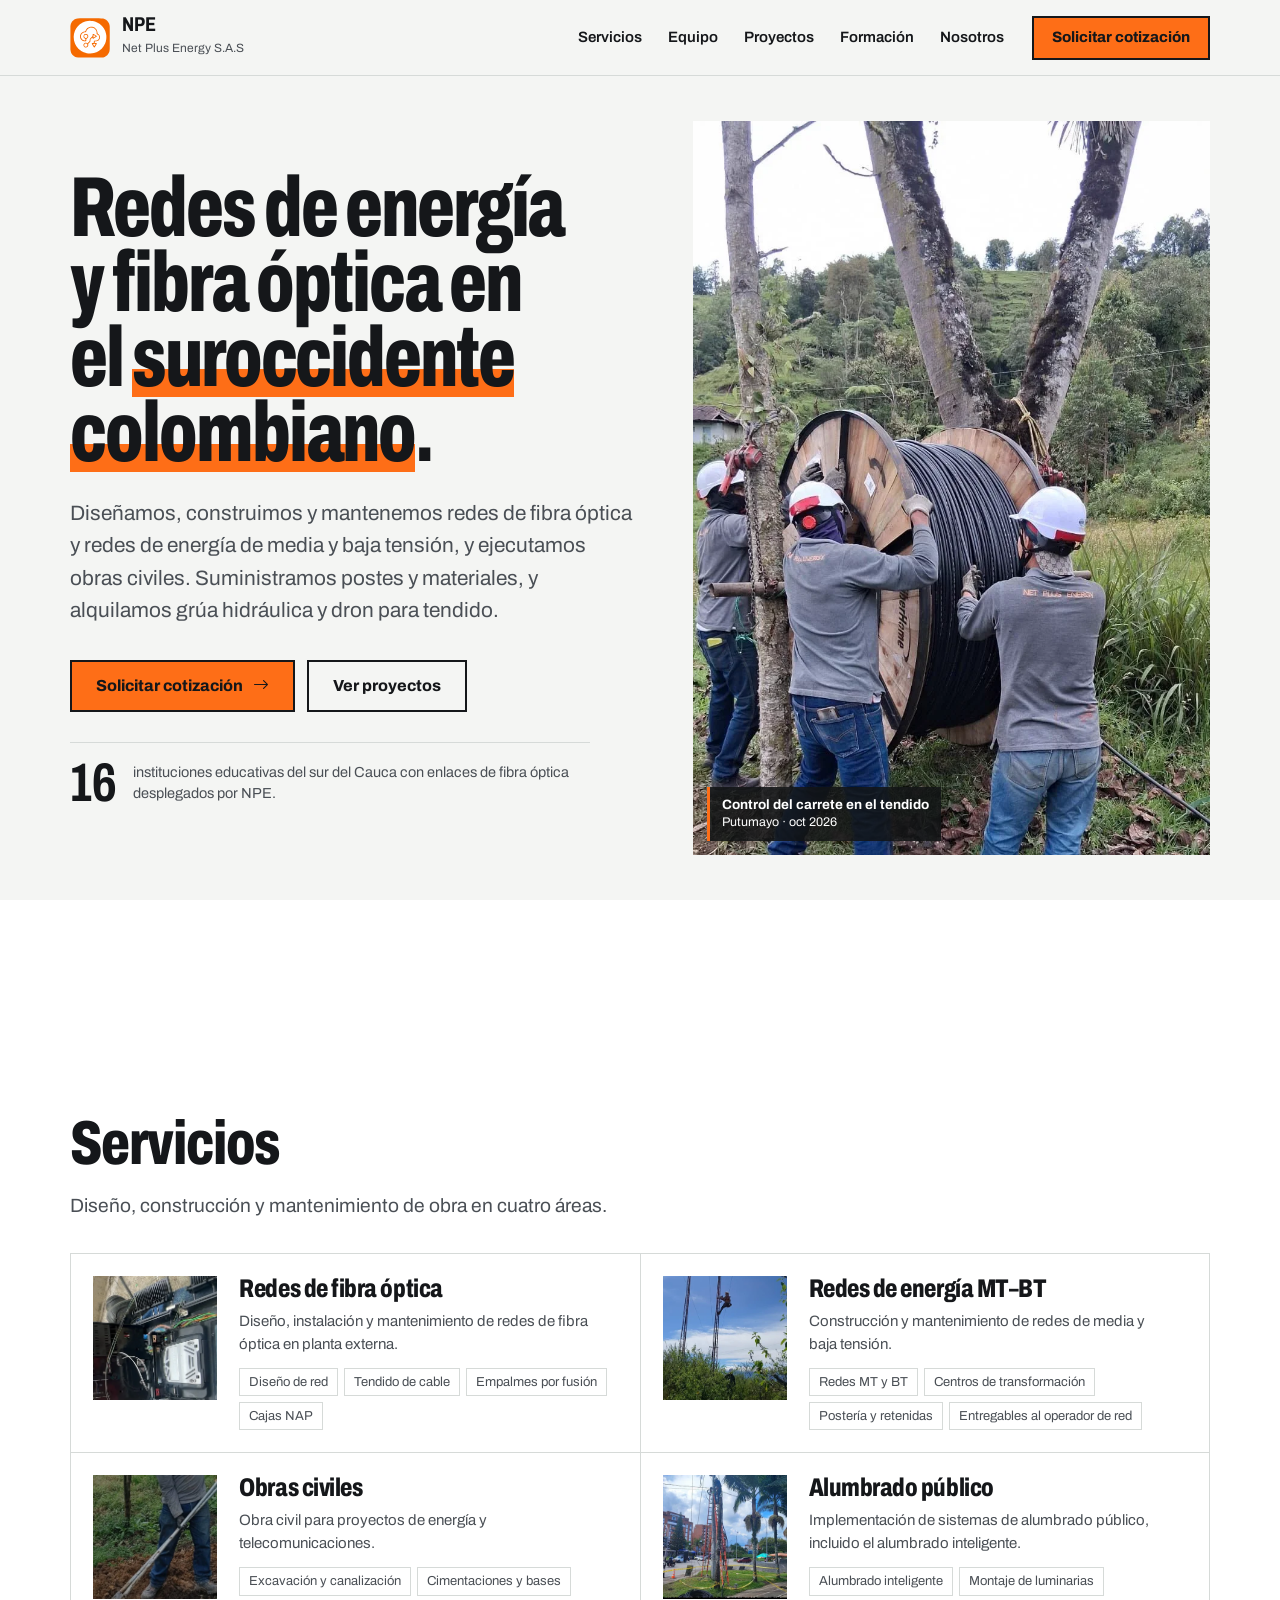
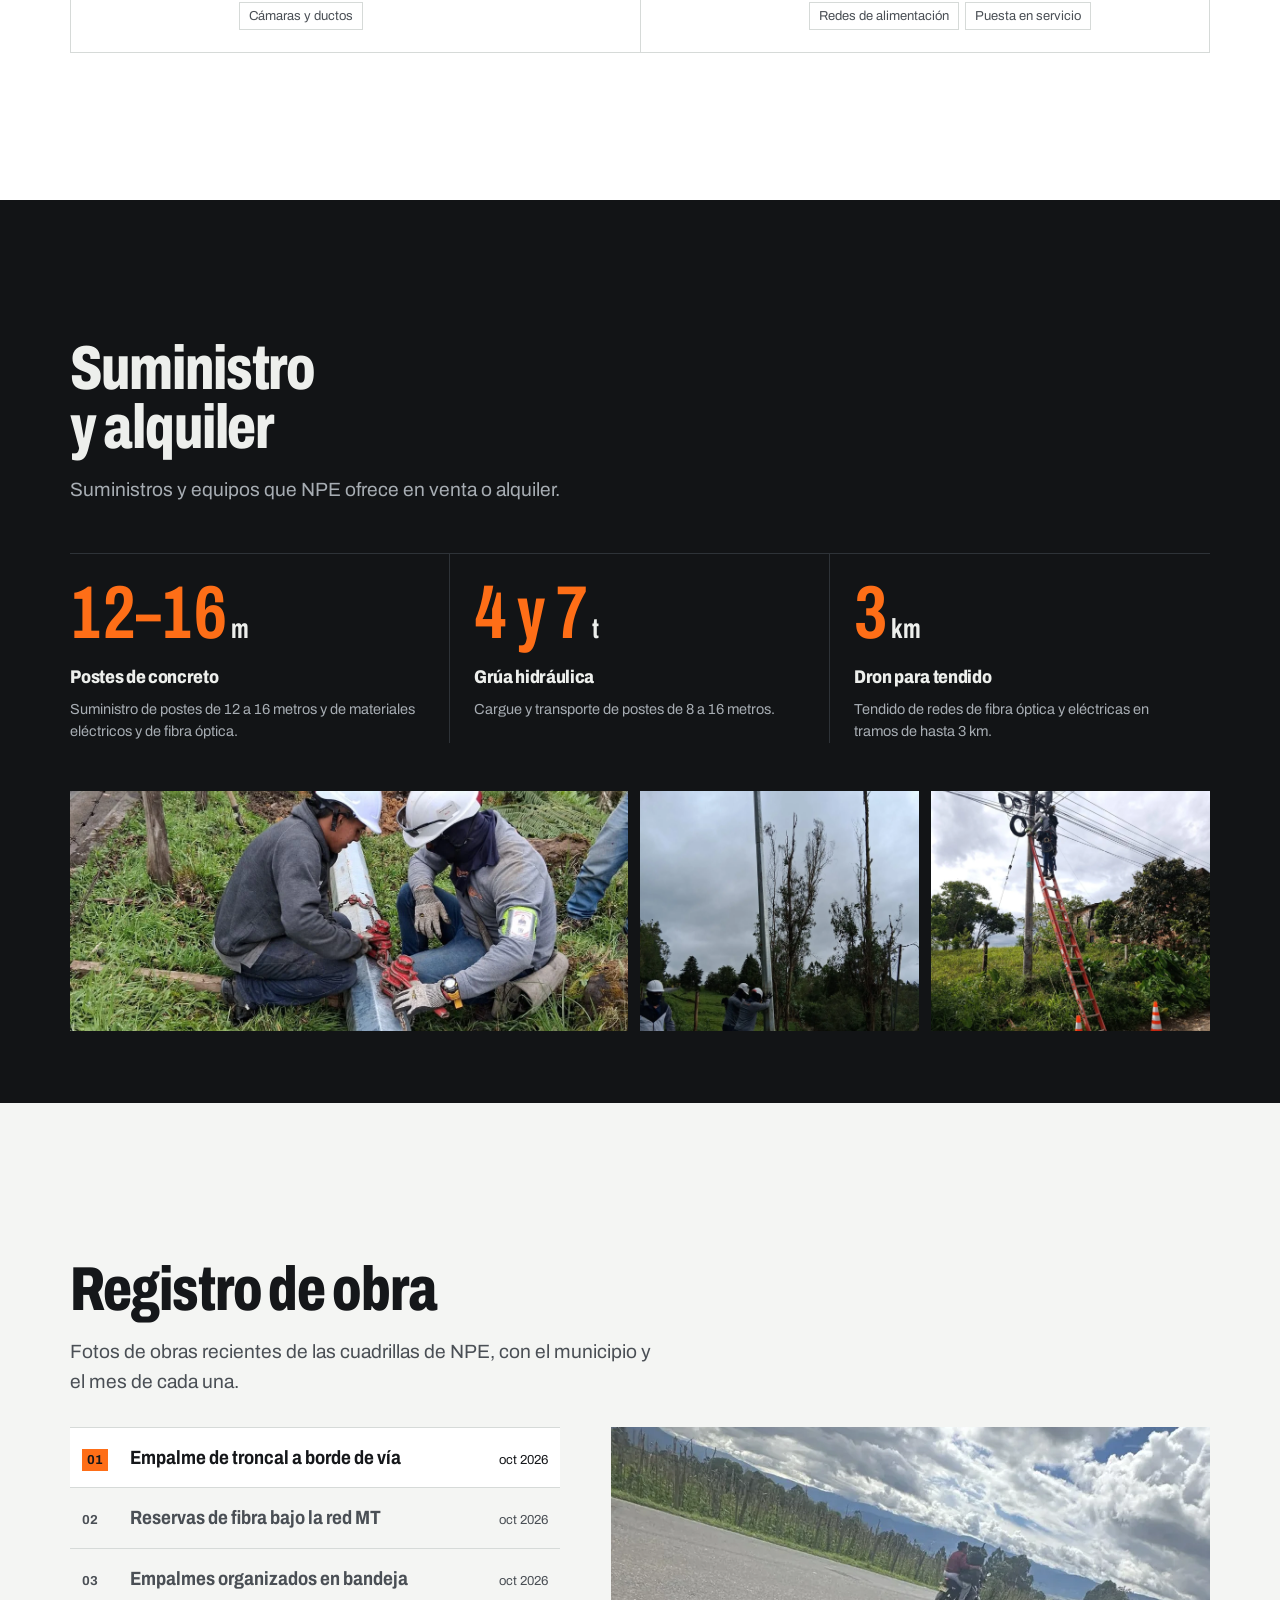
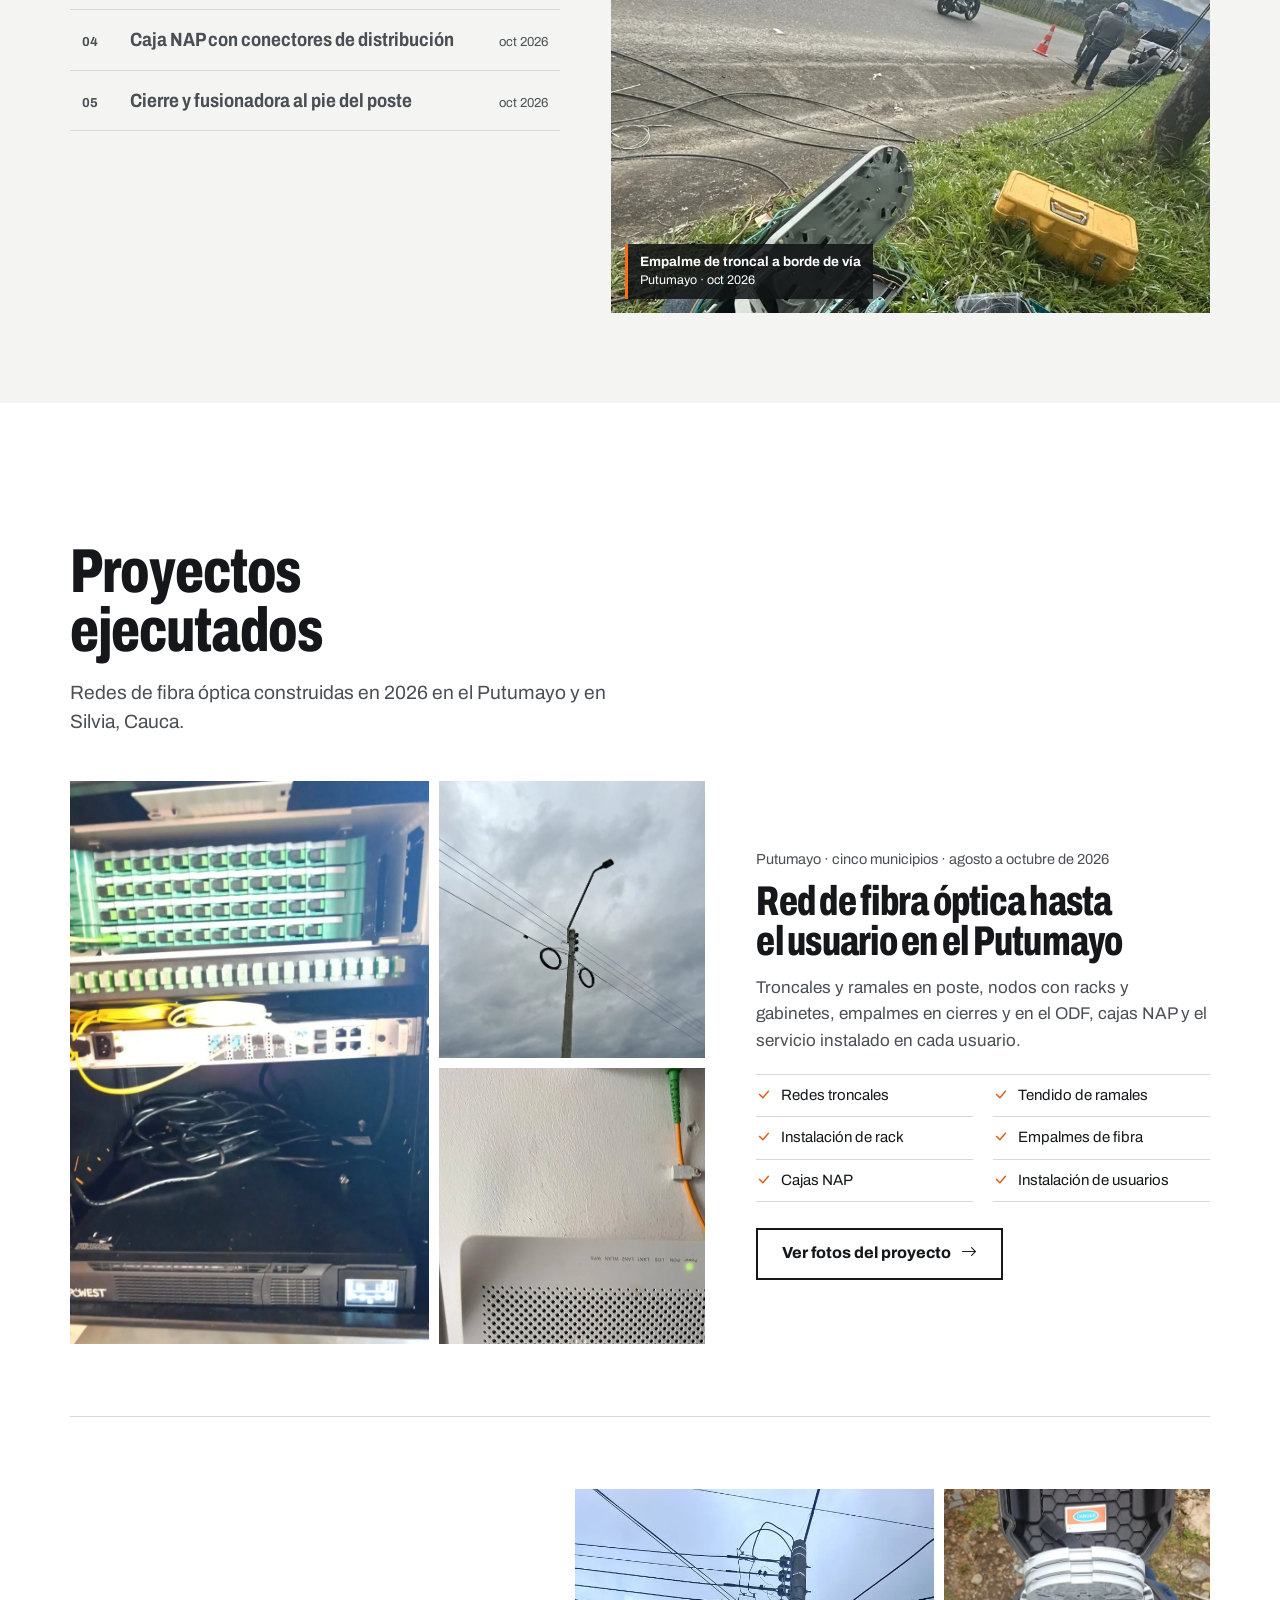
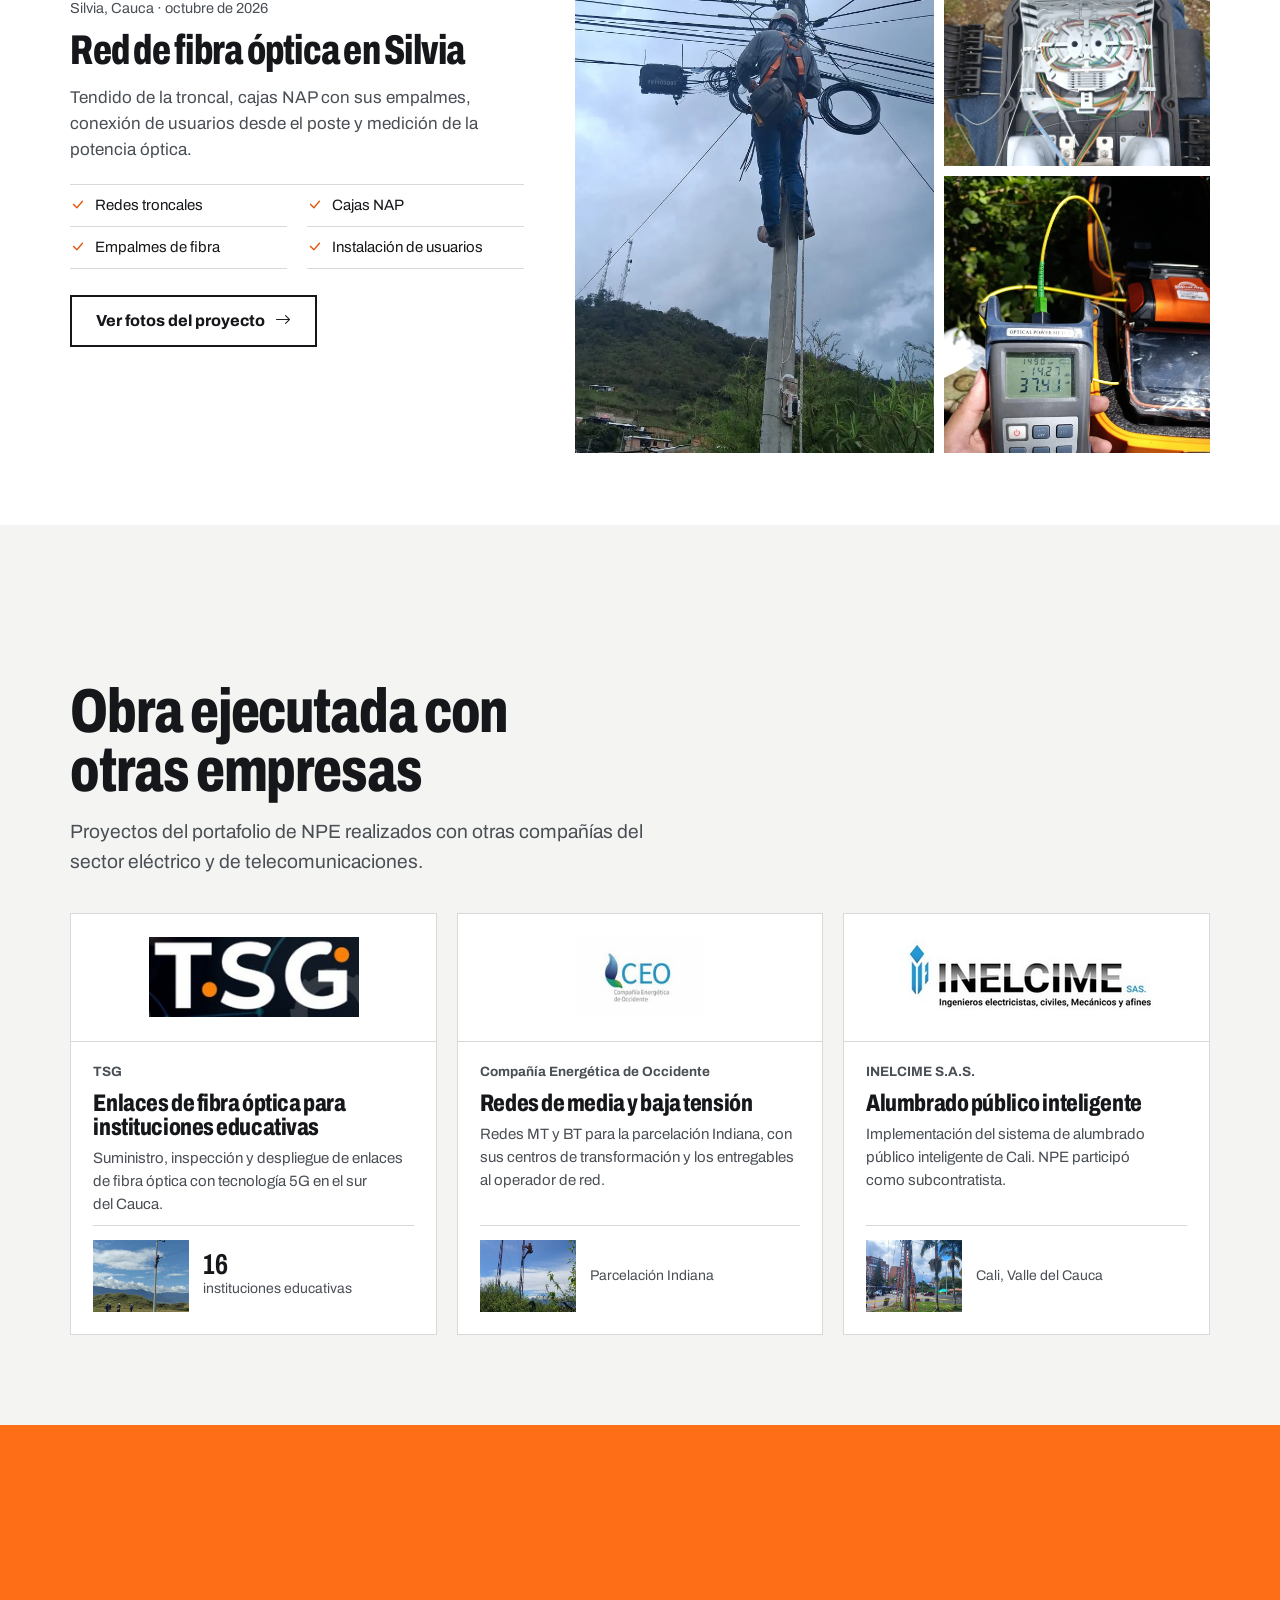
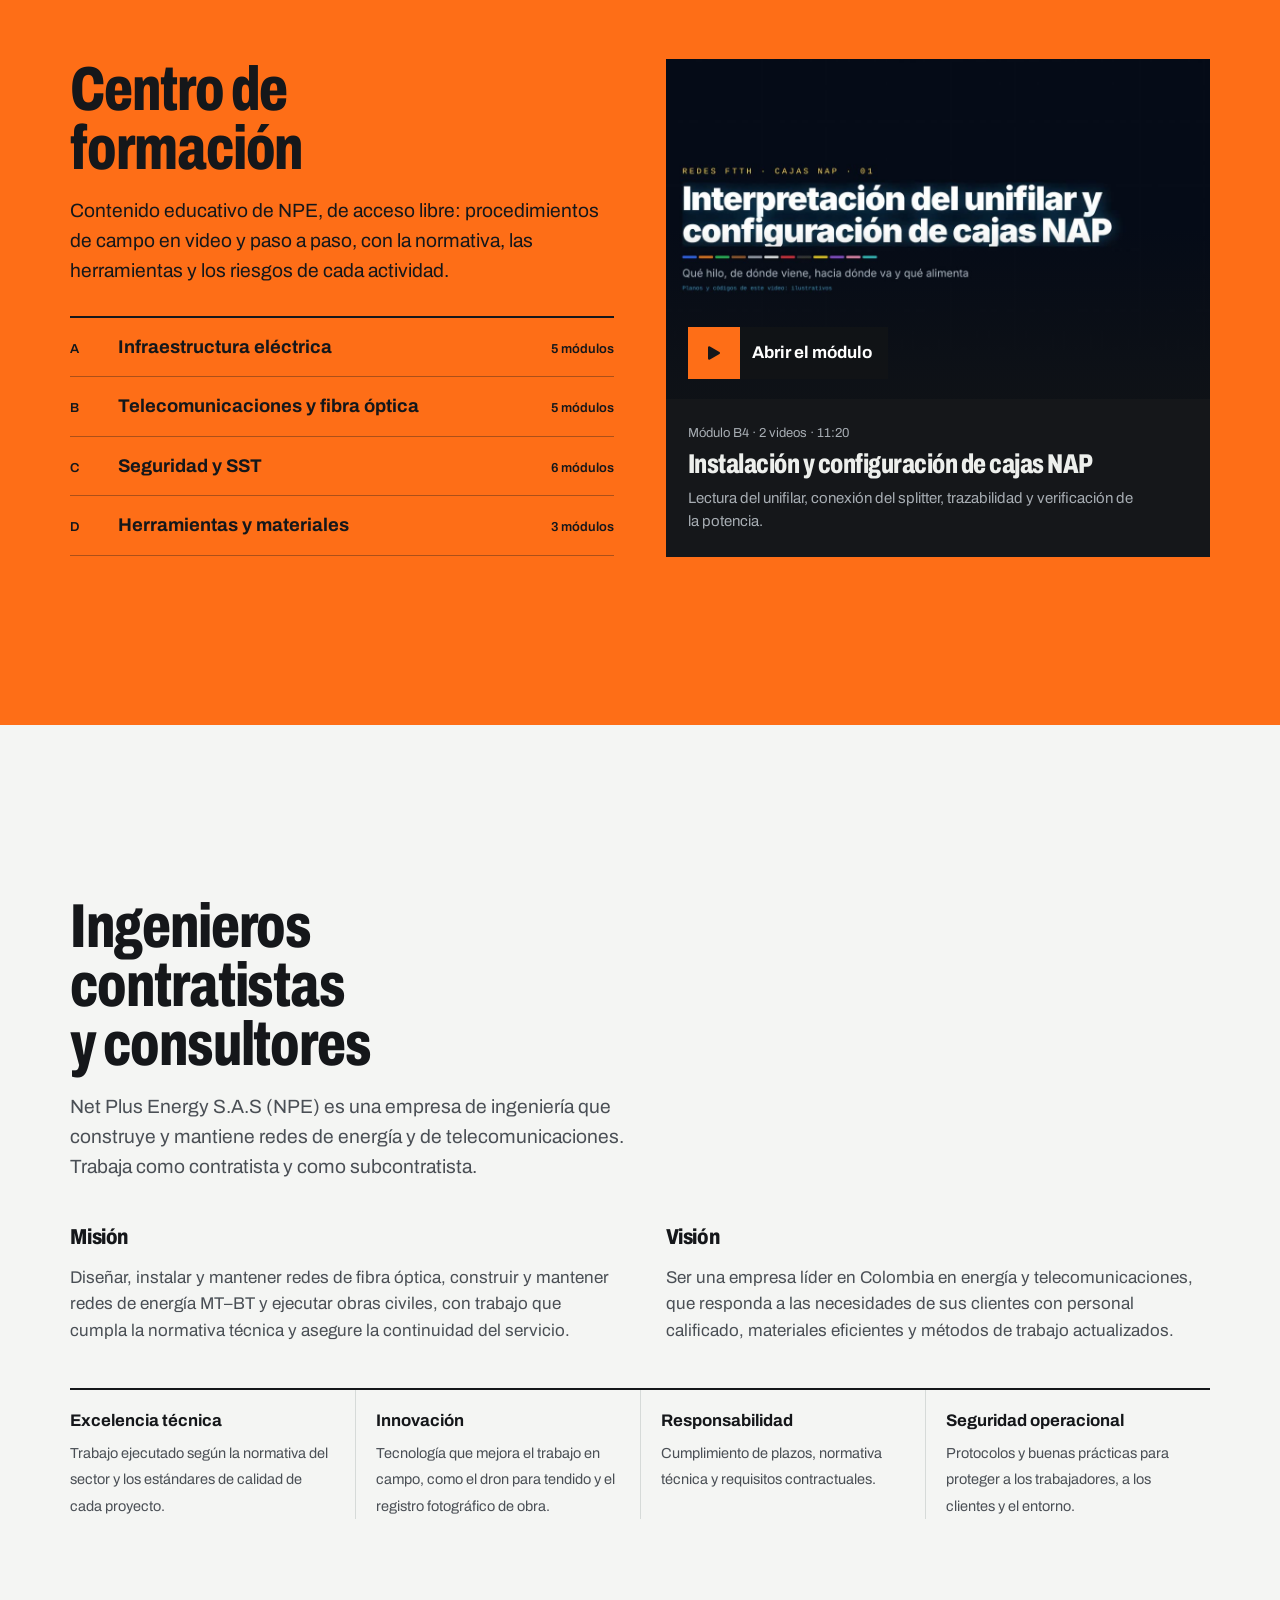
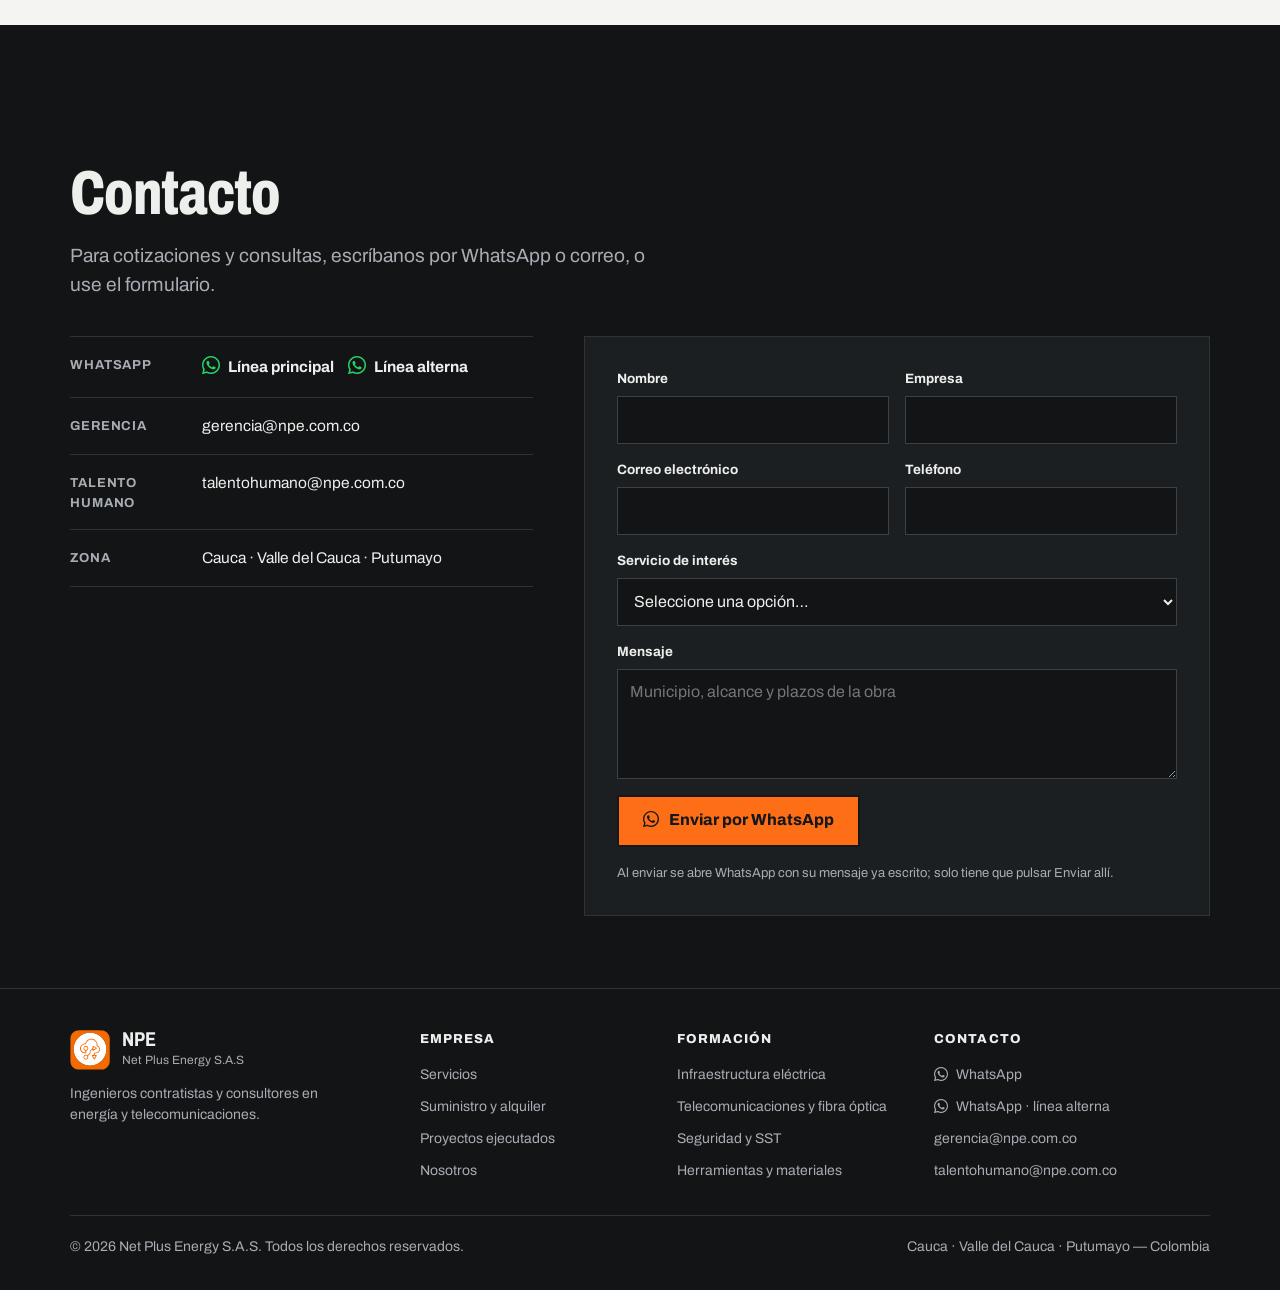
<file: index.html>
<!DOCTYPE html>
<html lang="es-CO">
<head>
<meta charset="UTF-8">
<meta name="viewport" content="width=device-width, initial-scale=1, viewport-fit=cover">
<title>Net Plus Energy S.A.S | Ingenieros contratistas y consultores</title>
<meta name="description" content="Net Plus Energy S.A.S: diseño, instalación y mantenimiento de redes de fibra óptica, redes de energía MT–BT y obras civiles en Cauca, Valle del Cauca y Putumayo. Centro de formación técnica de acceso libre.">
<meta property="og:type" content="website">
<meta property="og:locale" content="es_CO">
<meta property="og:site_name" content="Net Plus Energy S.A.S">
<meta property="og:title" content="Net Plus Energy S.A.S | Ingenieros contratistas y consultores">
<meta property="og:description" content="Net Plus Energy S.A.S: diseño, instalación y mantenimiento de redes de fibra óptica, redes de energía MT–BT y obras civiles en Cauca, Valle del Cauca y Putumayo. Centro de formación técnica de acceso libre.">
<meta name="theme-color" content="#F4F5F3">
<link rel="icon" href="img/logo-npe.svg" type="image/svg+xml">
<link rel="icon" href="img/favicon-32.png" type="image/png" sizes="32x32">
<link rel="apple-touch-icon" href="img/apple-touch-icon.png">
<link rel="manifest" href="site.webmanifest">
<link rel="preload" href="fonts/archivo-latin.woff2" as="font" type="font/woff2" crossorigin>
<link href="https://cdn.jsdelivr.net/npm/bootstrap-icons@1.11.3/font/bootstrap-icons.min.css" rel="stylesheet" integrity="sha384-XGjxtQfXaH2tnPFa9x+ruJTuLE3Aa6LhHSWRr1XeTyhezb4abCG4ccI5AkVDxqC+" crossorigin="anonymous">
<link href="css/inicio.css?v=20261116" rel="stylesheet">
</head>
<body>
<!-- Privacidad: los rótulos de obra muestran actividad, municipio o departamento y mes.
     Nunca coordenadas, números de poste o de caja, direcciones ni nombres de personas.
     Las fotos de img/proyectos están recortadas para quitar el sello de la cámara. -->

<a class="saltar" href="#contenido">Saltar al contenido</a>

<header class="nav">
  <div class="wrap">
    <a class="marca" href="index.html" aria-label="Net Plus Energy, inicio">
      <img src="img/logo-npe.svg" alt="" width="40" height="40">
      <span><b>NPE</b><small>Net Plus Energy S.A.S</small></span>
    </a>
    <nav id="menuPrincipal" aria-label="Principal">
      <ul>
        <li><a href="#servicios">Servicios</a></li>
        <li><a href="#productos">Equipo</a></li>
        <li><a href="#experiencia">Proyectos</a></li>
        <li><a href="formacion.html">Formación</a></li>
        <li><a href="#nosotros">Nosotros</a></li>
      </ul>
    </nav>
    <a class="btn" href="#contacto">Solicitar cotización</a>
    <button class="menu" type="button" aria-controls="menuPrincipal" aria-expanded="false" aria-label="Abrir menú">Menú <i class="bi bi-list" aria-hidden="true"></i></button>
  </div>
</header>

<main id="contenido">

  <section class="hero" id="inicio" aria-labelledby="t-hero">
    <div class="wrap">
      <div class="hero-texto" data-entra>
        <h1 id="t-hero">Redes de energía y fibra óptica en el <em>suroccidente colombiano</em>.</h1>
        <p class="entrada">Diseñamos, construimos y mantenemos redes de fibra óptica y redes de energía de media y baja
          tensión, y ejecutamos obras civiles. Suministramos postes y materiales, y alquilamos grúa hidráulica y dron para tendido.</p>
        <div class="acciones">
          <a class="btn" href="#contacto">Solicitar cotización <i class="bi bi-arrow-right" aria-hidden="true"></i></a>
          <a class="btn btn-2" href="#experiencia">Ver proyectos</a>
        </div>
        <p class="dato"><strong>16</strong><span>instituciones educativas del sur del Cauca con enlaces de fibra óptica desplegados por NPE.</span></p>
      </div>
      <figure class="foto hero-foto" style="margin:0">
        <img src="img/proyectos/hero-carrete.webp" width="1200" height="1216" fetchpriority="high"
             alt="Tres trabajadores de NPE controlan el giro de un carrete de cable de fibra óptica montado entre dos árboles">
        <span class="rotulo"><b>Control del carrete en el tendido</b>Putumayo · oct 2026</span>
      </figure>
    </div>
  </section>

  <section class="papel" id="servicios" aria-labelledby="t-servicios">
    <div class="wrap">
      <h2 class="h2" id="t-servicios">Servicios</h2>
      <p class="entrada">Diseño, construcción y mantenimiento de obra en cuatro áreas.</p>
      <div class="servicios">
        <a class="servicio" href="#contacto">
          <span class="foto"><img src="img/proyectos/serv-fusion.webp" alt="Fusionadora abierta junto a una caja de distribución, con los hilos de colores identificados" loading="lazy" width="1280" height="518"></span>
          <div><h3>Redes de fibra óptica</h3><p>Diseño, instalación y mantenimiento de redes de fibra óptica en planta externa.</p>
          <ul><li>Diseño de red</li><li>Tendido de cable</li><li>Empalmes por fusión</li><li>Cajas NAP</li></ul></div>
        </a>
        <a class="servicio" href="#contacto">
          <span class="foto"><img src="img/obra/indiana-redes.webp" alt="Técnico con equipo de protección contra caídas trabajando en lo alto de una estructura" loading="lazy" width="350" height="322"></span>
          <div><h3>Redes de energía MT–BT</h3><p>Construcción y mantenimiento de redes de media y baja tensión.</p>
          <ul><li>Redes MT y BT</li><li>Centros de transformación</li><li>Postería y retenidas</li><li>Entregables al operador de red</li></ul></div>
        </a>
        <a class="servicio" href="#contacto">
          <span class="foto"><img src="img/herramientas/postes-metalicos/palin-ahoyador.webp" alt="Trabajador abriendo el hueco de un poste con un palín ahoyador" loading="lazy" width="900" height="675"></span>
          <div><h3>Obras civiles</h3><p>Obra civil para proyectos de energía y telecomunicaciones.</p>
          <ul><li>Excavación y canalización</li><li>Cimentaciones y bases</li><li>Cámaras y ductos</li></ul></div>
        </a>
        <a class="servicio" href="#contacto">
          <span class="foto"><img src="img/obra/cali-alumbrado.webp" alt="Técnico en escalera trabajando en un poste de una avenida, con el área señalizada" loading="lazy" width="326" height="326"></span>
          <div><h3>Alumbrado público</h3><p>Implementación de sistemas de alumbrado público, incluido el alumbrado inteligente.</p>
          <ul><li>Alumbrado inteligente</li><li>Montaje de luminarias</li><li>Redes de alimentación</li><li>Puesta en servicio</li></ul></div>
        </a>
      </div>
    </div>
  </section>

  <section class="oscura" id="productos" aria-labelledby="t-equipo">
    <div class="wrap">
      <h2 class="h2" id="t-equipo">Suministro y alquiler</h2>
      <p class="entrada">Suministros y equipos que NPE ofrece en venta o alquiler.</p>
      <div class="cifras tres">
        <div class="cifra"><strong>12–16<small>m</small></strong><h3>Postes de concreto</h3><p>Suministro de postes de 12 a 16 metros y de materiales eléctricos y de fibra óptica.</p></div>
        <div class="cifra"><strong>4 y 7<small>t</small></strong><h3>Grúa hidráulica</h3><p>Cargue y transporte de postes de 8 a 16 metros.</p></div>
        <div class="cifra"><strong>3<small>km</small></strong><h3>Dron para tendido</h3><p>Tendido de redes de fibra óptica y eléctricas en tramos de hasta 3 km.</p></div>
      </div>
      <div class="franja-fotos">
        <span class="foto"><img src="img/galeria/ensamble-raches-sibundoy.webp" alt="Dos trabajadores ensamblan los tramos de un poste metálico con dos diferenciales de palanca" loading="lazy" width="1200" height="1235" style="object-position:50% 70%"></span>
        <span class="foto"><img src="img/galeria/parado-manual-sibundoy.webp" alt="Tres trabajadores llevan a la vertical un poste metálico" loading="lazy" width="1200" height="1235" style="object-position:50% 80%"></span>
        <span class="foto"><img src="img/proyectos/put-trabajo-poste.webp" alt="Liniero en lo alto de una escalera apoyada en el poste, con la zona delimitada con conos" loading="lazy" width="1200" height="1344" style="object-position:50% 40%"></span>
      </div>
    </div>
  </section>

  <section id="registro" aria-labelledby="t-registro">
    <div class="wrap">
      <h2 class="h2" id="t-registro">Registro de obra</h2>
      <p class="entrada">Fotos de obras recientes de las cuadrillas de NPE, con el municipio y el mes de cada una.</p>
      <div class="registro">
        <ol class="puntos" id="puntos">
          <li><button type="button" aria-pressed="true" data-img="reg-empalme-via" data-w="900" data-h="1020" data-alt="Empalme de troncal a borde de vía: cierre y maletín de herramientas, cuadrilla y cono de señalización al fondo" data-rot="Empalme de troncal a borde de vía|Putumayo · oct 2026"><span>01</span><b>Empalme de troncal a borde de vía</b><small>oct 2026</small></button></li>
          <li><button type="button" aria-pressed="false" data-img="reg-reservas-mt" data-w="900" data-h="828" data-alt="Dos reservas de cable de fibra amarradas a un poste, bajo la red de media tensión" data-rot="Reservas de fibra bajo la red MT|Putumayo · oct 2026"><span>02</span><b>Reservas de fibra bajo la red MT</b><small>oct 2026</small></button></li>
          <li><button type="button" aria-pressed="false" data-img="reg-bandeja" data-w="900" data-h="996" data-alt="Bandeja de empalme con los manguitos alojados en sus ranuras y las fibras enrolladas" data-rot="Empalmes organizados en bandeja|Putumayo · oct 2026"><span>03</span><b>Empalmes organizados en bandeja</b><small>oct 2026</small></button></li>
          <li><button type="button" aria-pressed="false" data-img="reg-caja-nap" data-w="1200" data-h="493" data-alt="Caja NAP abierta con la bandeja de empalme, los pigtails y los conectores de distribución" data-rot="Caja NAP con conectores de distribución|Putumayo · oct 2026"><span>04</span><b>Caja NAP con conectores de distribución</b><small>oct 2026</small></button></li>
          <li><button type="button" aria-pressed="false" data-img="reg-distribucion" data-w="720" data-h="1088" data-alt="Caja de distribución abierta con fusionadora y peladoras sobre una mesa, al pie del poste" data-rot="Cierre y fusionadora al pie del poste|Putumayo · oct 2026"><span>05</span><b>Cierre y fusionadora al pie del poste</b><small>oct 2026</small></button></li>
        </ol>
        <figure class="foto registro-foto" style="margin:0">
          <img id="registro-img" src="img/proyectos/reg-empalme-via.webp" width="900" height="1020" loading="lazy"
               alt="Empalme de troncal a borde de vía: cierre y maletín de herramientas, cuadrilla y cono de señalización al fondo">
          <span class="rotulo" id="registro-rotulo" aria-live="polite"><b>Empalme de troncal a borde de vía</b>Putumayo · oct 2026</span>
        </figure>
      </div>
    </div>
  </section>

  <section class="papel proyectos-sec" id="experiencia" aria-labelledby="t-proyectos">
    <div class="wrap">
      <h2 class="h2" id="t-proyectos">Proyectos ejecutados</h2>
      <p class="entrada">Redes de fibra óptica construidas en 2026 en el Putumayo y en Silvia, Cauca.</p>

      <article class="proyecto">
        <a class="mosaico" href="proyecto-putumayo.html" aria-label="Ver las fotos del proyecto del Putumayo">
          <span class="foto"><img src="img/proyectos/put-rack-equipos.webp" alt="Rack de comunicaciones con dos ODF, los cordones amarillos y los equipos instalados" loading="lazy" width="1200" height="1264" style="object-position:50% 30%"></span>
          <span class="foto"><img src="img/proyectos/put-troncal-poste.webp" alt="Poste con dos reservas de cable troncal enrolladas bajo la red" loading="lazy" width="1200" height="1216" style="object-position:50% 45%"></span>
          <span class="foto"><img src="img/proyectos/put-ont-usuario.webp" alt="ONT instalada en la pared del usuario, conectada con un cordón amarillo" loading="lazy" width="845" height="550" style="object-position:50% 50%"></span>
        </a>
        <div class="ficha">
          <span class="zona">Putumayo · cinco municipios · agosto a octubre de 2026</span>
          <h3>Red de fibra óptica hasta el usuario en el Putumayo</h3>
          <p>Troncales y ramales en poste, nodos con racks y gabinetes, empalmes en cierres y en el ODF, cajas NAP y el servicio instalado en cada usuario.</p>
          <ul class="actividades"><li><i class="bi bi-check-lg" aria-hidden="true"></i>Redes troncales</li><li><i class="bi bi-check-lg" aria-hidden="true"></i>Tendido de ramales</li><li><i class="bi bi-check-lg" aria-hidden="true"></i>Instalación de rack</li><li><i class="bi bi-check-lg" aria-hidden="true"></i>Empalmes de fibra</li><li><i class="bi bi-check-lg" aria-hidden="true"></i>Cajas NAP</li><li><i class="bi bi-check-lg" aria-hidden="true"></i>Instalación de usuarios</li></ul>
          <a class="btn btn-2" href="proyecto-putumayo.html">Ver fotos del proyecto <i class="bi bi-arrow-right" aria-hidden="true"></i></a>
        </div>
      </article>

      <article class="proyecto inverso">
        <a class="mosaico" href="proyecto-silvia.html" aria-label="Ver las fotos del proyecto de Silvia">
          <span class="foto"><img src="img/proyectos/sil-usuarios-poste.webp" alt="Liniero con arnés en lo alto del poste conectando acometidas de usuarios" loading="lazy" width="960" height="1075" style="object-position:50% 25%"></span>
          <span class="foto"><img src="img/proyectos/sil-caja-nap.webp" alt="Caja NAP abierta con la bandeja de empalmes y las fibras de colores" loading="lazy" width="1200" height="1136" style="object-position:50% 50%"></span>
          <span class="foto"><img src="img/proyectos/sil-medicion-potencia.webp" alt="Medidor de potencia óptica junto a la fusionadora" loading="lazy" width="1200" height="1104" style="object-position:50% 40%"></span>
        </a>
        <div class="ficha">
          <span class="zona">Silvia, Cauca · octubre de 2026</span>
          <h3>Red de fibra óptica en Silvia</h3>
          <p>Tendido de la troncal, cajas NAP con sus empalmes, conexión de usuarios desde el poste y medición de la potencia óptica.</p>
          <ul class="actividades"><li><i class="bi bi-check-lg" aria-hidden="true"></i>Redes troncales</li><li><i class="bi bi-check-lg" aria-hidden="true"></i>Cajas NAP</li><li><i class="bi bi-check-lg" aria-hidden="true"></i>Empalmes de fibra</li><li><i class="bi bi-check-lg" aria-hidden="true"></i>Instalación de usuarios</li></ul>
          <a class="btn btn-2" href="proyecto-silvia.html">Ver fotos del proyecto <i class="bi bi-arrow-right" aria-hidden="true"></i></a>
        </div>
      </article>
    </div>
  </section>

  <!-- Obra con otras empresas: logotipos y proyectos de la página 8 del Portafolio de Servicios 2025.
       Solo el proyecto de Cali indica en el portafolio la relación («como subcontratista»). -->
  <section id="aliados" aria-labelledby="t-aliados">
    <div class="wrap">
      <h2 class="h2" id="t-aliados">Obra ejecutada con otras empresas</h2>
      <p class="entrada">Proyectos del portafolio de NPE realizados con otras compañías del sector eléctrico y de telecomunicaciones.</p>
      <div class="aliados">
        <article class="aliado">
          <div class="logo"><img src="img/empresas/logo-tsg.png" alt="TSG" width="231" height="88"></div>
          <div class="cuerpo">
            <span class="nombre">TSG</span>
            <h3>Enlaces de fibra óptica para instituciones educativas</h3>
            <p>Suministro, inspección y despliegue de enlaces de fibra óptica con tecnología 5G en el sur del Cauca.</p>
            <div class="pie-aliado"><span class="foto"><img src="img/obra/cauca-5g-mojarras.webp" alt="Cuadrilla de NPE en un potrero, con un técnico en lo alto del poste" loading="lazy" width="345" height="236"></span><span><strong>16</strong>instituciones educativas</span></div>
          </div>
        </article>
        <article class="aliado">
          <div class="logo"><img src="img/empresas/logo-ceo.png" alt="CEO, Compañía Energética de Occidente" width="171" height="108"></div>
          <div class="cuerpo">
            <span class="nombre">Compañía Energética de Occidente</span>
            <h3>Redes de media y baja tensión</h3>
            <p>Redes MT y BT para la parcelación Indiana, con sus centros de transformación y los entregables al operador de red.</p>
            <div class="pie-aliado"><span class="foto"><img src="img/obra/indiana-redes.webp" alt="Técnico con equipo de protección contra caídas en lo alto de una estructura metálica" loading="lazy" width="350" height="322"></span><span>Parcelación Indiana</span></div>
          </div>
        </article>
        <article class="aliado">
          <div class="logo"><img src="img/empresas/logo-inelcime.png" alt="INELCIME S.A.S." width="253" height="77"></div>
          <div class="cuerpo">
            <span class="nombre">INELCIME S.A.S.</span>
            <h3>Alumbrado público inteligente</h3>
            <p>Implementación del sistema de alumbrado público inteligente de Cali. NPE participó como subcontratista.</p>
            <div class="pie-aliado"><span class="foto"><img src="img/obra/cali-alumbrado.webp" alt="Técnico en escalera trabajando en un poste de una avenida, con el área señalizada" loading="lazy" width="326" height="326"></span><span>Cali, Valle del Cauca</span></div>
          </div>
        </article>
      </div>
    </div>
  </section>

  <section class="naranja" id="formacion" aria-labelledby="t-formacion">
    <div class="wrap formacion">
      <div>
        <h2 class="h2" id="t-formacion">Centro de formación</h2>
        <p class="entrada" style="color:var(--tinta)">Contenido educativo de NPE, de acceso libre: procedimientos de campo en video
          y paso a paso, con la normativa, las herramientas y los riesgos de cada actividad.</p>
        <ul class="lineas">
          <li><a href="formacion.html?linea=A"><span>A</span>Infraestructura eléctrica<span data-linea-cuenta="A">5 módulos</span></a></li>
          <li><a href="formacion.html?linea=B"><span>B</span>Telecomunicaciones y fibra óptica<span data-linea-cuenta="B">5 módulos</span></a></li>
          <li><a href="formacion.html?linea=C"><span>C</span>Seguridad y SST<span data-linea-cuenta="C">6 módulos</span></a></li>
          <li><a href="formacion.html?linea=D"><span>D</span>Herramientas y materiales<span data-linea-cuenta="D">3 módulos</span></a></li>
        </ul>
      </div>
      <a class="modulo-destacado" href="formacion/cajas-nap.html">
        <span class="foto"><img src="img/poster-nap-p1.jpg" alt="Portada del video: interpretación del unifilar y configuración de cajas NAP" loading="lazy" width="1280" height="720">
          <span class="play"><i class="bi bi-play-fill" aria-hidden="true"></i> Abrir el módulo</span></span>
        <div class="cuerpo"><small>Módulo B4 · 2 videos · 11:20</small><h3>Instalación y configuración de cajas NAP</h3>
          <p style="font-size:15px;color:var(--noche-tinta-2)">Lectura del unifilar, conexión del splitter, trazabilidad y verificación de la potencia.</p></div>
      </a>
    </div>
  </section>

  <section id="nosotros" aria-labelledby="t-empresa">
    <div class="wrap">
      <h2 class="h2" id="t-empresa">Ingenieros contratistas y consultores</h2>
      <p class="entrada">Net Plus Energy S.A.S (NPE) es una empresa de ingeniería que construye y mantiene redes de energía
        y de telecomunicaciones. Trabaja como contratista y como subcontratista.</p>
      <div class="empresa">
        <div><h3>Misión</h3><p>Diseñar, instalar y mantener redes de fibra óptica, construir y mantener redes de energía MT–BT
          y ejecutar obras civiles, con trabajo que cumpla la normativa técnica y asegure la continuidad del servicio.</p></div>
        <div><h3>Visión</h3><p>Ser una empresa líder en Colombia en energía y telecomunicaciones, que responda a las necesidades
          de sus clientes con personal calificado, materiales eficientes y métodos de trabajo actualizados.</p></div>
      </div>
      <div class="valores">
        <div><b>Excelencia técnica</b><span>Trabajo ejecutado según la normativa del sector y los estándares de calidad de cada proyecto.</span></div>
        <div><b>Innovación</b><span>Tecnología que mejora el trabajo en campo, como el dron para tendido y el registro fotográfico de obra.</span></div>
        <div><b>Responsabilidad</b><span>Cumplimiento de plazos, normativa técnica y requisitos contractuales.</span></div>
        <div><b>Seguridad operacional</b><span>Protocolos y buenas prácticas para proteger a los trabajadores, a los clientes y el entorno.</span></div>
      </div>
    </div>
  </section>

  <section class="oscura" id="contacto" aria-labelledby="t-contacto">
    <div class="wrap">
      <h2 class="h2" id="t-contacto">Contacto</h2>
      <p class="entrada">Para cotizaciones y consultas, escríbanos por WhatsApp o correo, o use el formulario.</p>
      <div class="contacto">
        <ul class="vias">
          <li><span>WhatsApp</span><span><a class="wa" href="https://wa.me/573113947513" target="_blank" rel="noopener"><i class="bi bi-whatsapp" aria-hidden="true"></i>Línea principal</a><a class="wa" href="https://wa.me/573208904035" target="_blank" rel="noopener"><i class="bi bi-whatsapp" aria-hidden="true"></i>Línea alterna</a></span></li>
          <li><span>Gerencia</span><a href="mailto:gerencia@npe.com.co">gerencia@npe.com.co</a></li>
          <li><span>Talento humano</span><a href="mailto:talentohumano@npe.com.co">talentohumano@npe.com.co</a></li>
          <li><span>Zona</span><span>Cauca · Valle del Cauca · Putumayo</span></li>
        </ul>
        <div>
          <form class="formulario" id="formContacto" novalidate data-whatsapp="573113947513">
            <div class="campo"><label for="nombre">Nombre</label><input id="nombre" type="text" autocomplete="name" maxlength="80" required>
              <span class="error">Escriba su nombre.</span></div>
            <div class="campo"><label for="empresa">Empresa</label><input id="empresa" type="text" autocomplete="organization" maxlength="80"></div>
            <div class="campo"><label for="correo">Correo electrónico</label><input id="correo" type="email" autocomplete="email" maxlength="120" required>
              <span class="error">Escriba un correo válido, por ejemplo nombre@empresa.com.</span></div>
            <div class="campo"><label for="telefono">Teléfono</label><input id="telefono" type="tel" autocomplete="tel" maxlength="20"></div>
            <div class="campo ancho"><label for="interes">Servicio de interés</label>
              <select id="interes" required>
                <option value="" selected disabled>Seleccione una opción…</option>
                <option>Redes de fibra óptica</option>
                <option>Redes de energía MT–BT</option>
                <option>Obras civiles</option>
                <option>Alumbrado público</option>
                <option>Suministro de postes o materiales</option>
                <option>Alquiler de grúa hidráulica</option>
                <option>Alquiler de dron para tendido</option>
              </select>
              <span class="error">Seleccione el servicio que necesita.</span></div>
            <div class="campo ancho"><label for="mensaje">Mensaje</label><textarea id="mensaje" maxlength="1500" required placeholder="Municipio, alcance y plazos de la obra"></textarea>
              <span class="error">Describa lo que necesita.</span></div>
            <button class="btn" type="submit"><i class="bi bi-whatsapp" aria-hidden="true"></i> Enviar por WhatsApp</button>
            <p class="nota">Al enviar se abre WhatsApp con su mensaje ya escrito; solo tiene que pulsar Enviar allí.</p>
          </form>
          <div id="formOk" class="confirmacion d-none" role="status">
            <i class="bi bi-check-square-fill" aria-hidden="true"></i>
            <span>Abrimos WhatsApp con su mensaje. Para que nos llegue, pulse <b>Enviar</b> en WhatsApp.</span>
          </div>
        </div>
      </div>
    </div>
  </section>
</main>

<footer class="pie">
  <div class="wrap">
    <div class="pie-cols">
      <div>
        <a class="marca" href="index.html">
          <img src="img/logo-npe.svg" alt="" width="40" height="40">
          <span><b>NPE</b><small>Net Plus Energy S.A.S</small></span>
        </a>
        <p>Ingenieros contratistas y consultores en energía y telecomunicaciones.</p>
      </div>
      <div>
        <h2>Empresa</h2>
        <ul>
          <li><a href="#servicios">Servicios</a></li>
          <li><a href="#productos">Suministro y alquiler</a></li>
          <li><a href="#experiencia">Proyectos ejecutados</a></li>
          <li><a href="#nosotros">Nosotros</a></li>
        </ul>
      </div>
      <div>
        <h2>Formación</h2>
        <ul>
          <li><a href="formacion.html?linea=A">Infraestructura eléctrica</a></li>
          <li><a href="formacion.html?linea=B">Telecomunicaciones y fibra óptica</a></li>
          <li><a href="formacion.html?linea=C">Seguridad y SST</a></li>
          <li><a href="formacion.html?linea=D">Herramientas y materiales</a></li>
        </ul>
      </div>
      <div>
        <h2>Contacto</h2>
        <ul>
          <li><a href="https://wa.me/573113947513" target="_blank" rel="noopener"><i class="bi bi-whatsapp" aria-hidden="true"></i> WhatsApp</a></li>
          <li><a href="https://wa.me/573208904035" target="_blank" rel="noopener"><i class="bi bi-whatsapp" aria-hidden="true"></i> WhatsApp · línea alterna</a></li>
          <li><a href="mailto:gerencia@npe.com.co">gerencia@npe.com.co</a></li>
          <li><a href="mailto:talentohumano@npe.com.co">talentohumano@npe.com.co</a></li>
        </ul>
      </div>
    </div>
    <div class="base">
      <span>&copy; <span data-anio>2026</span> Net Plus Energy S.A.S. Todos los derechos reservados.</span>
      <span>Cauca · Valle del Cauca · Putumayo — Colombia</span>
    </div>
  </div>
</footer>

<div class="barra-acciones">
  <a class="btn wa" href="https://wa.me/573113947513" target="_blank" rel="noopener"><i class="bi bi-whatsapp" aria-hidden="true"></i> WhatsApp</a>
  <a class="btn" href="#contacto">Solicitar cotización</a>
</div>

<script src="js/cursos-data.js?v=20261110"></script>
<script src="js/npe.js?v=20261110"></script>
<script src="js/inicio.js?v=20261116"></script>
</body>
</html>
</file>
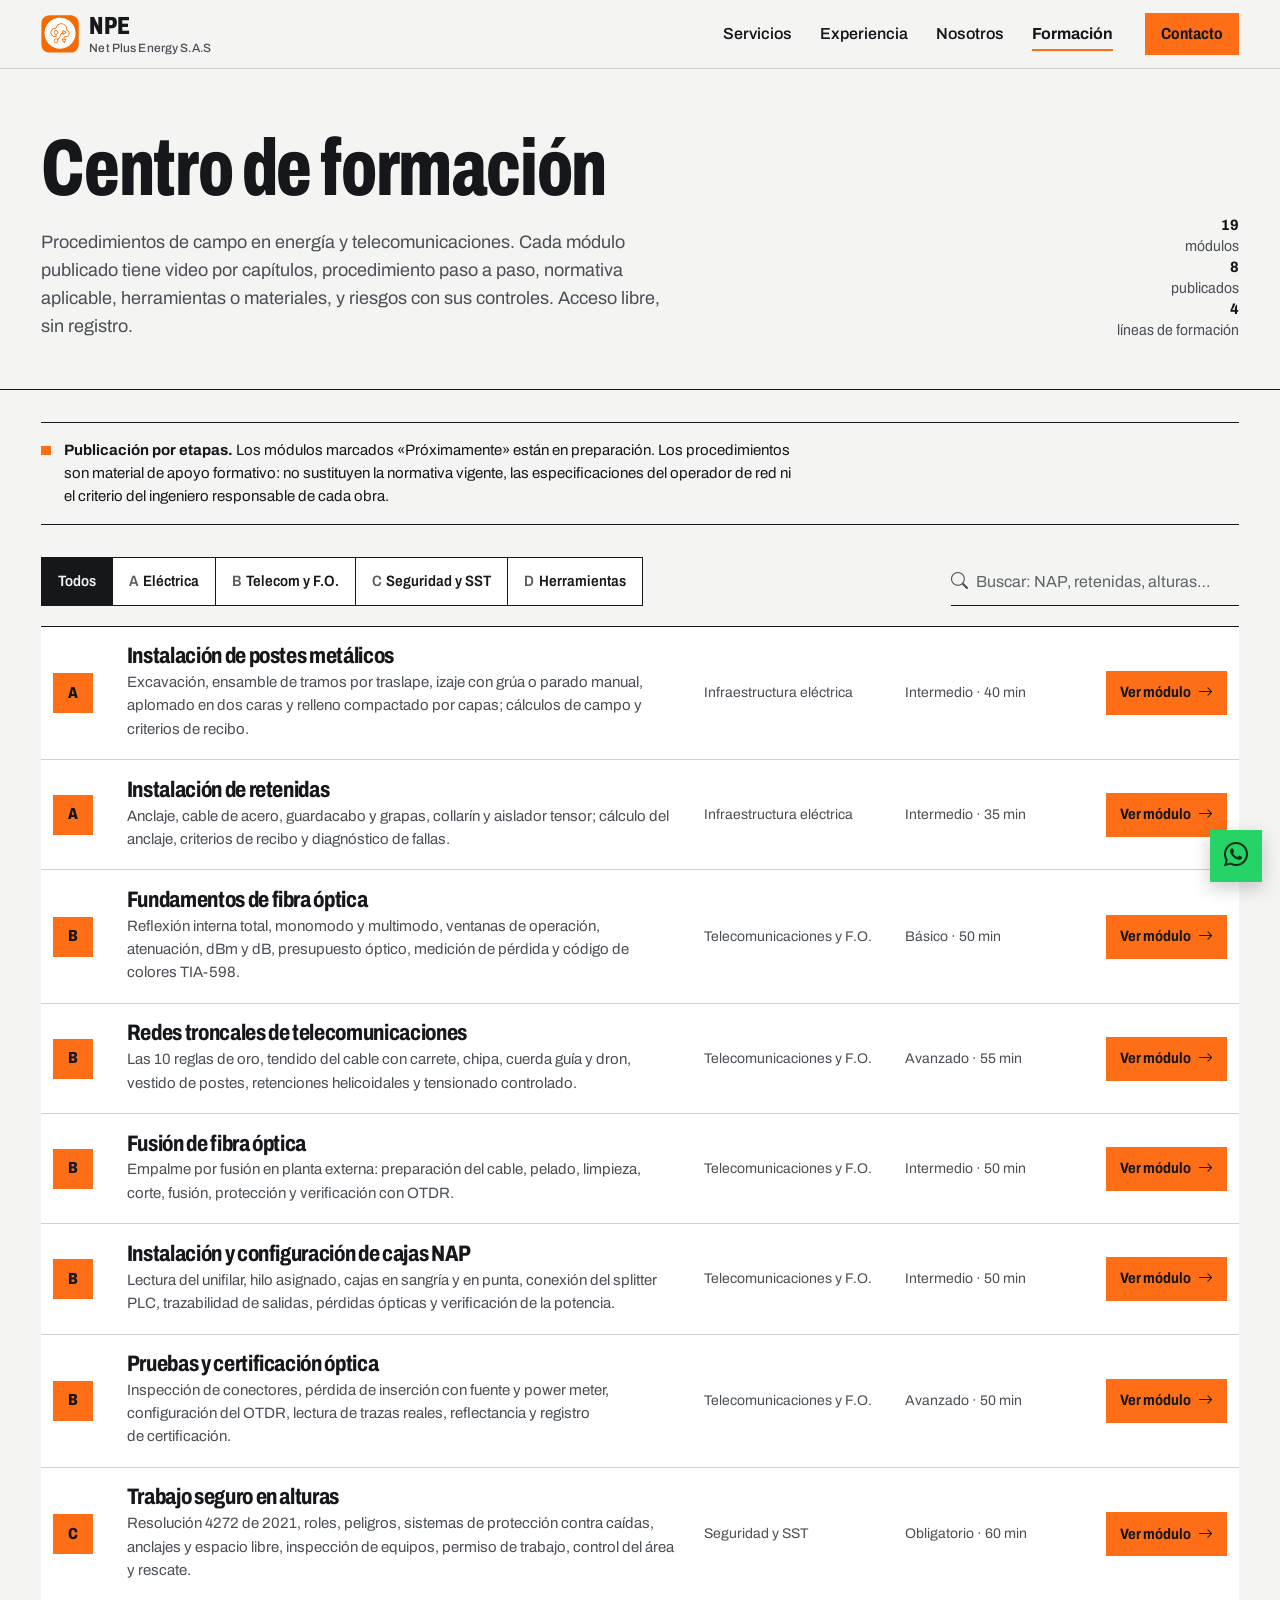
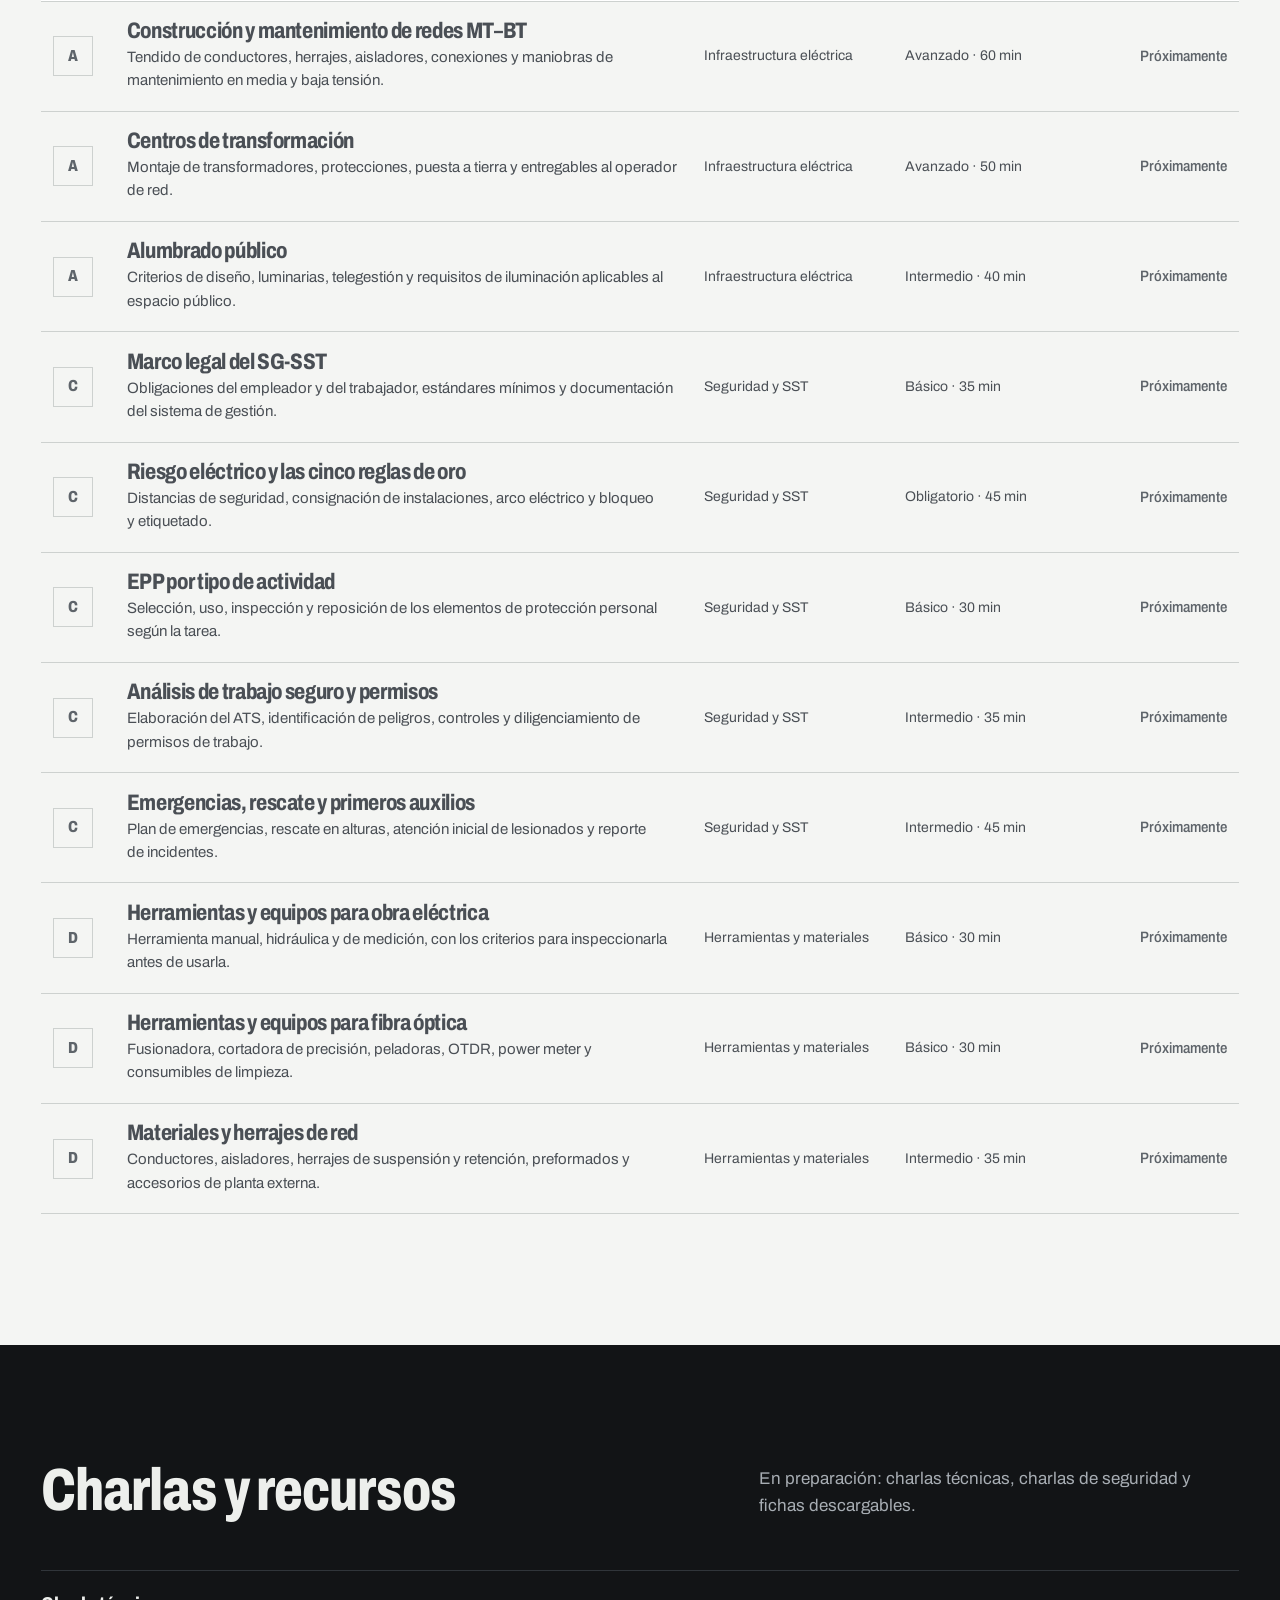
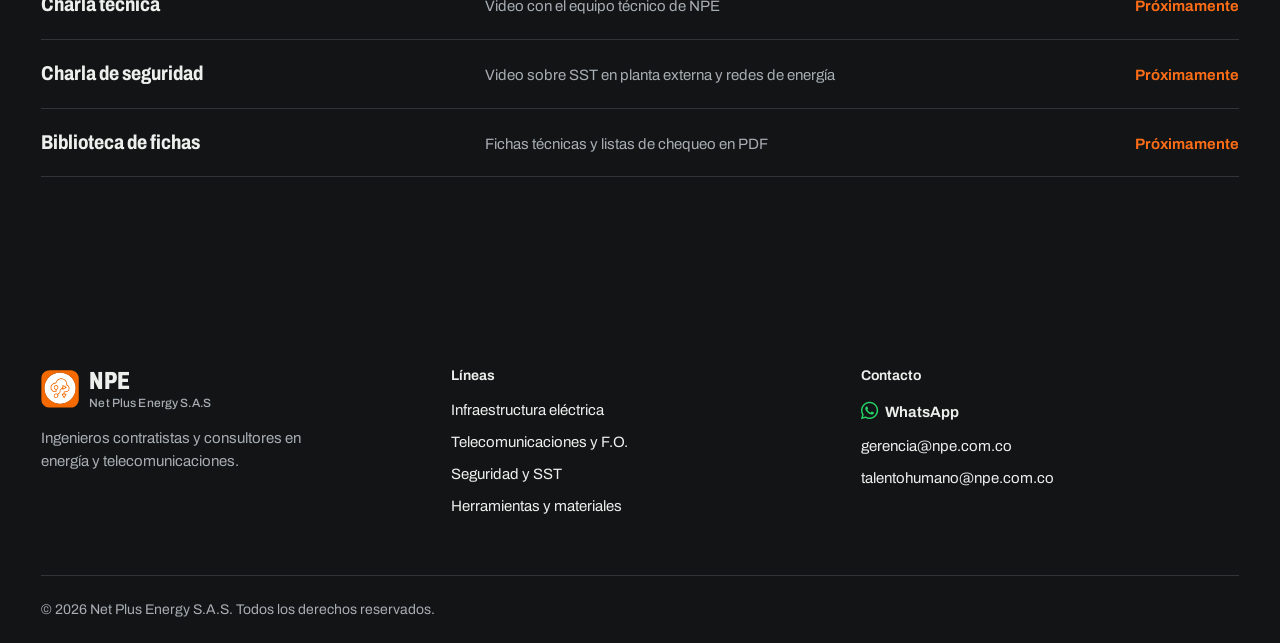
<file: formacion.html>
<!DOCTYPE html>
<html lang="es-CO">
<head>
<meta charset="UTF-8">
<meta name="viewport" content="width=device-width, initial-scale=1">
<title>Centro de Formación | Net Plus Energy S.A.S</title>
<meta name="description" content="Módulos de formación técnica en redes de energía y telecomunicaciones: fundamentos de fibra óptica, redes troncales de fibra óptica, fusión de fibra óptica, configuración de cajas NAP, pruebas y certificación óptica, instalación de retenidas y de postes metálicos, con video y procedimiento paso a paso.">
<meta property="og:type" content="website">
<meta property="og:locale" content="es_CO">
<meta property="og:site_name" content="Net Plus Energy S.A.S">
<meta property="og:title" content="Centro de Formación | Net Plus Energy S.A.S">
<meta property="og:description" content="Módulos de formación técnica en redes de energía y telecomunicaciones: fundamentos de fibra óptica, redes troncales de fibra óptica, fusión de fibra óptica, configuración de cajas NAP, pruebas y certificación óptica, instalación de retenidas y de postes metálicos, con video y procedimiento paso a paso.">
<meta name="theme-color" content="#F4F5F3">
<link rel="icon" href="img/logo-npe.svg" type="image/svg+xml">
<link rel="icon" href="img/favicon-32.png" type="image/png" sizes="32x32">
<link rel="apple-touch-icon" href="img/apple-touch-icon.png">
<link rel="manifest" href="site.webmanifest">
<link rel="preload" href="fonts/archivo-latin.woff2" as="font" type="font/woff2" crossorigin>

<link href="https://cdn.jsdelivr.net/npm/bootstrap@5.3.3/dist/css/bootstrap.min.css" rel="stylesheet" integrity="sha384-QWTKZyjpPEjISv5WaRU9OFeRpok6YctnYmDr5pNlyT2bRjXh0JMhjY6hW+ALEwIH" crossorigin="anonymous">
<link href="https://cdn.jsdelivr.net/npm/bootstrap-icons@1.11.3/font/bootstrap-icons.min.css" rel="stylesheet" integrity="sha384-XGjxtQfXaH2tnPFa9x+ruJTuLE3Aa6LhHSWRr1XeTyhezb4abCG4ccI5AkVDxqC+" crossorigin="anonymous">
<link href="css/npe.css?v=20261110" rel="stylesheet">
</head>
<body>

<a class="saltar" href="#contenido">Saltar al contenido</a>

<header class="barra npe-nav">
  <div class="marco barra-int">
    <a class="marca" href="index.html" aria-label="Net Plus Energy, inicio">
      <img src="img/logo-npe.svg" alt="" width="38" height="38">
      <span class="marca-txt"><b>NPE</b><small>Net Plus Energy S.A.S</small></span>
    </a>
    <button class="barra-menu" type="button" data-bs-toggle="collapse" data-bs-target="#menuPrincipal"
            aria-controls="menuPrincipal" aria-expanded="false" aria-label="Abrir menú">
      <span>Menú</span><i class="bi bi-list" aria-hidden="true"></i>
    </button>
    <nav class="collapse barra-nav" id="menuPrincipal" aria-label="Principal">
      <ul>
        <li><a href="index.html#servicios">Servicios</a></li>
        <li><a href="index.html#experiencia">Experiencia</a></li>
        <li><a href="index.html#nosotros">Nosotros</a></li>
        <li><a class="activo" href="formacion.html" aria-current="page">Formación</a></li>
      </ul>
      <a class="boton boton-sm" href="index.html#contacto">Contacto</a>
    </nav>
  </div>
</header>

<main id="contenido">

<!-- ======================= CABECERA ======================= -->
<header class="cab-pagina">
  <div class="marco cab-pagina-grid">
    <h1>Centro de formación</h1>
    <p class="entrada">
      Procedimientos de campo en energía y telecomunicaciones. Cada módulo publicado tiene
      video por capítulos, procedimiento paso a paso, normativa aplicable, herramientas o
      materiales, y riesgos con sus controles. Acceso libre, sin registro.
    </p>
    <p class="rotulo">
      <span><span class="cifra" id="totalModulos">—</span> módulos</span>
      <span><span class="cifra" id="totalPublicados">—</span> <span id="palabraPublicados">publicados</span></span>
      <span><span class="cifra">4</span> líneas de formación</span>
    </p>
  </div>
</header>

<!-- ======================= CATÁLOGO ======================= -->
<section class="marco" aria-label="Catálogo de módulos" style="padding-bottom: var(--seccion)">

  <div class="aviso" style="margin-top: 2rem">
    <i class="bi bi-info-circle" aria-hidden="true"></i>
    <div>
      <b>Publicación por etapas.</b>
      Los módulos marcados «Próximamente» están en preparación. Los procedimientos son material
      de apoyo formativo: no sustituyen la normativa vigente, las especificaciones del operador de
      red ni el criterio del ingeniero responsable de cada obra.
    </div>
  </div>

  <div class="herramientas-catalogo">
    <div class="filtros" id="filtros" role="group" aria-label="Filtrar por línea">
      <button type="button" class="filtro-btn activo" data-filtro="todos" aria-pressed="true">Todos</button>
      <button type="button" class="filtro-btn" data-filtro="A" aria-pressed="false"><span class="codigo">A</span>Eléctrica</button>
      <button type="button" class="filtro-btn" data-filtro="B" aria-pressed="false"><span class="codigo">B</span>Telecom y F.O.</button>
      <button type="button" class="filtro-btn" data-filtro="C" aria-pressed="false"><span class="codigo">C</span>Seguridad y SST</button>
      <button type="button" class="filtro-btn" data-filtro="D" aria-pressed="false"><span class="codigo">D</span>Herramientas</button>
    </div>
    <label class="buscar">
      <i class="bi bi-search" aria-hidden="true"></i>
      <input type="search" id="buscador" placeholder="Buscar: NAP, retenidas, alturas…" aria-label="Buscar módulo">
    </label>
  </div>

  <div class="indice-modulos" id="catalogo" role="list"></div>
  <noscript><p class="sin-resultados">El catálogo necesita JavaScript activado. Mientras tanto puede abrir el módulo de <a href="formacion/fundamentos-fibra-optica.html">Fundamentos de fibra óptica</a>, el de <a href="formacion/redes-troncales.html">Redes troncales</a>, el de <a href="formacion/fusion-fibra-optica.html">Fusión de fibra óptica</a>, el de <a href="formacion/cajas-nap.html">Cajas NAP</a>, el de <a href="formacion/pruebas-certificacion.html">Pruebas y certificación óptica</a>, el de <a href="formacion/retenidas.html">Instalación de retenidas</a>, el de <a href="formacion/postes-metalicos.html">Instalación de postes metálicos</a> o el de <a href="formacion/trabajo-alturas.html">Trabajo seguro en alturas</a>.</p></noscript>

  <p class="sin-resultados d-none" id="sinResultados">
    No hay módulos que coincidan con la búsqueda. Pruebe con otra palabra o elija «Todos».
  </p>
</section>

<!-- ======================= RECURSOS ======================= -->
<section class="seccion banda-noche" aria-labelledby="titulo-recursos">
  <div class="marco">
    <div class="seccion-cab">
      <h2 id="titulo-recursos">Charlas y recursos</h2>
      <p style="color: var(--noche-tinta-2)">En preparación: charlas técnicas, charlas de seguridad y fichas descargables.</p>
    </div>
    <ul class="recursos-lista">
      <li><b>Charla técnica</b><span>Video con el equipo técnico de NPE</span><span class="estado-recurso">Próximamente</span></li>
      <li><b>Charla de seguridad</b><span>Video sobre SST en planta externa y redes de energía</span><span class="estado-recurso">Próximamente</span></li>
      <li><b>Biblioteca de fichas</b><span>Fichas técnicas y listas de chequeo en PDF</span><span class="estado-recurso">Próximamente</span></li>
    </ul>
  </div>
</section>

</main>

<footer class="pie">
  <div class="marco pie-grid">
    <div class="pie-marca">
      <a class="marca" href="index.html">
        <img src="img/logo-npe.svg" alt="" width="38" height="38">
        <span class="marca-txt"><b>NPE</b><small>Net Plus Energy S.A.S</small></span>
      </a>
      <p>Ingenieros contratistas y consultores en energía y telecomunicaciones.</p>
    </div>
    <div class="pie-col ancha">
      <h2>Líneas</h2>
      <ul>
        <li><a href="?linea=A">Infraestructura eléctrica</a></li>
        <li><a href="?linea=B">Telecomunicaciones y F.O.</a></li>
        <li><a href="?linea=C">Seguridad y SST</a></li>
        <li><a href="?linea=D">Herramientas y materiales</a></li>
      </ul>
    </div>
    <div class="pie-col ancha">
      <h2>Contacto</h2>
      <ul>
        <li><a class="enlace-wa" href="https://wa.me/573113947513" target="_blank" rel="noopener"><i class="bi bi-whatsapp" aria-hidden="true"></i> WhatsApp</a></li>
        <li><a href="mailto:gerencia@npe.com.co">gerencia@npe.com.co</a></li>
        <li><a href="mailto:talentohumano@npe.com.co">talentohumano@npe.com.co</a></li>
      </ul>
    </div>
  </div>
  <div class="marco">
    <div class="pie-base">
      <span>&copy; <span data-anio></span> Net Plus Energy S.A.S. Todos los derechos reservados.</span>
    </div>
  </div>
</footer>

<a class="fab-wa" href="https://wa.me/573113947513" target="_blank" rel="noopener" aria-label="Escribir por WhatsApp"><i class="bi bi-whatsapp" aria-hidden="true"></i></a>
<button type="button" class="fab-top" id="fabTop" aria-label="Volver arriba"><i class="bi bi-arrow-up" aria-hidden="true"></i></button>

<script src="https://cdn.jsdelivr.net/npm/bootstrap@5.3.3/dist/js/bootstrap.bundle.min.js" integrity="sha384-YvpcrYf0tY3lHB60NNkmXc5s9fDVZLESaAA55NDzOxhy9GkcIdslK1eN7N6jIeHz" crossorigin="anonymous"></script>
<script src="js/cursos-data.js?v=20261110"></script>
<script src="js/npe.js?v=20261110"></script>
<script src="js/catalogo.js?v=20261110"></script>
</body>
</html>
</file>
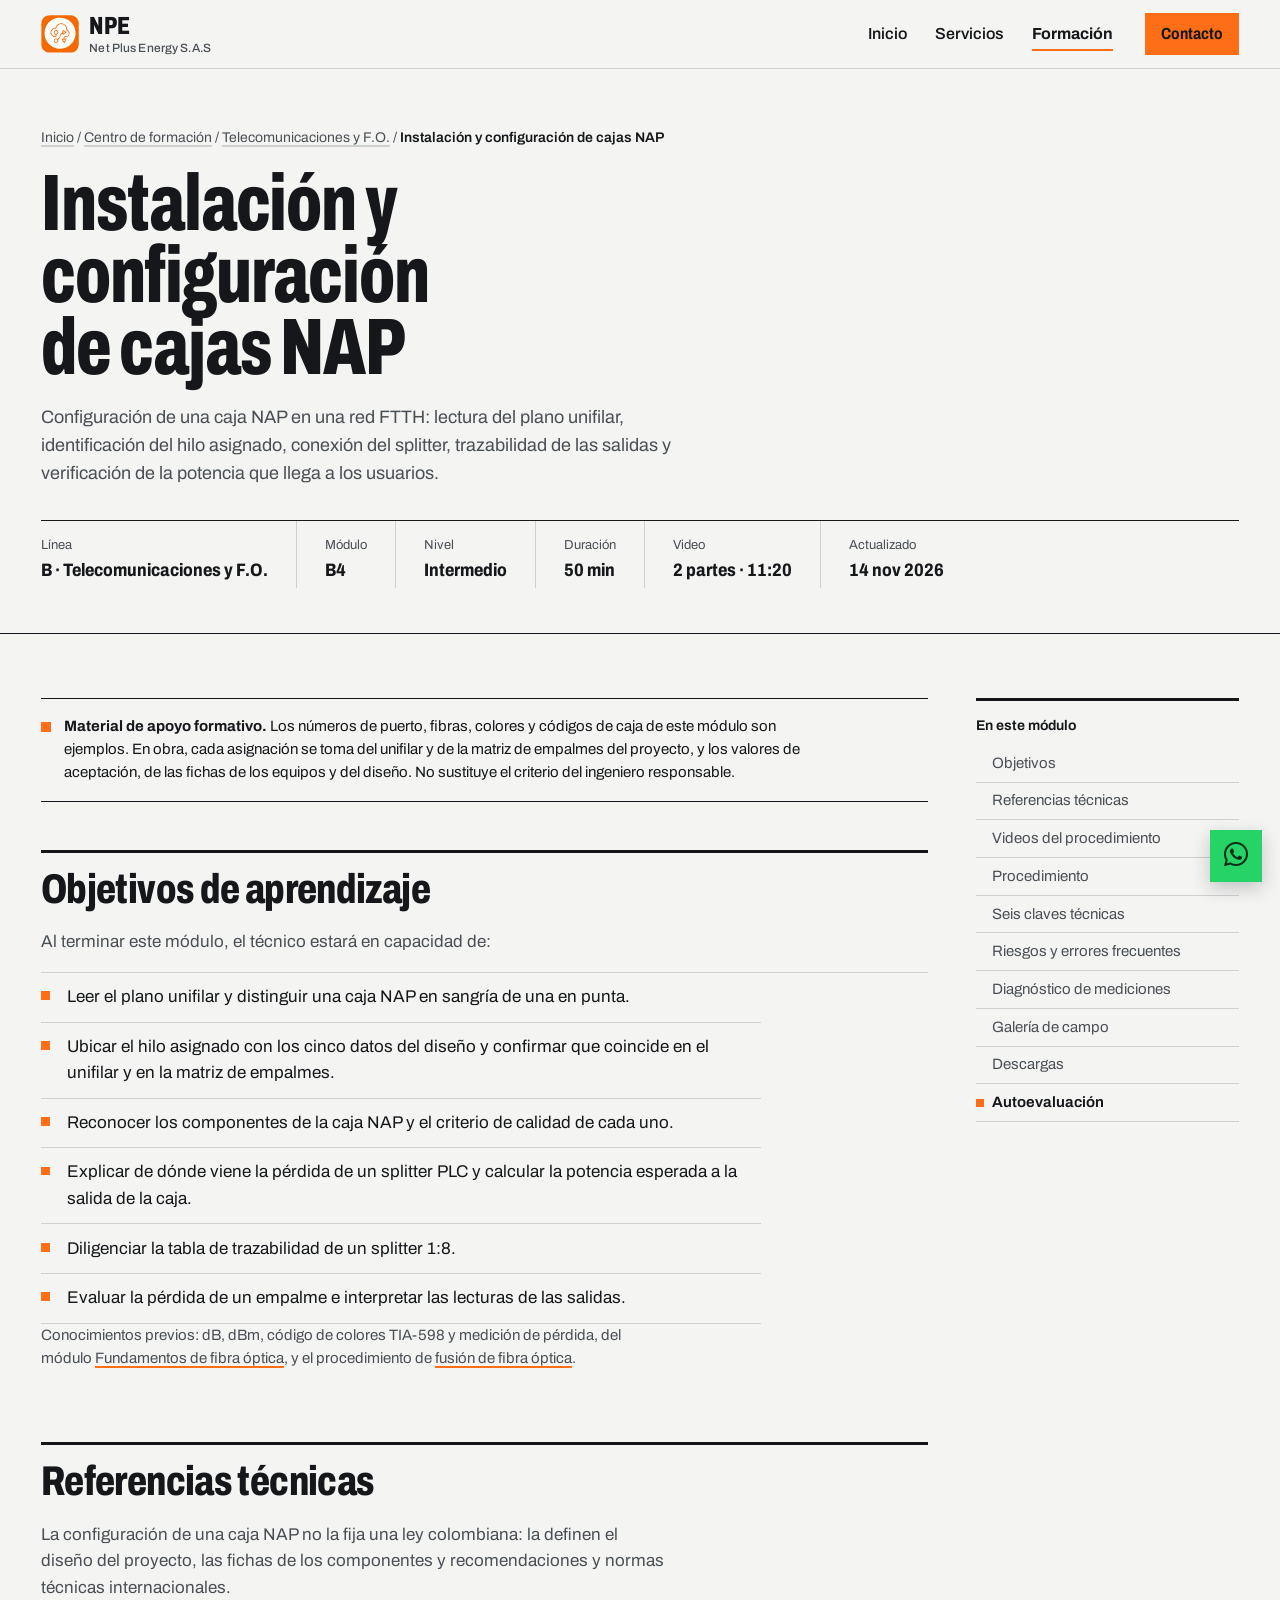
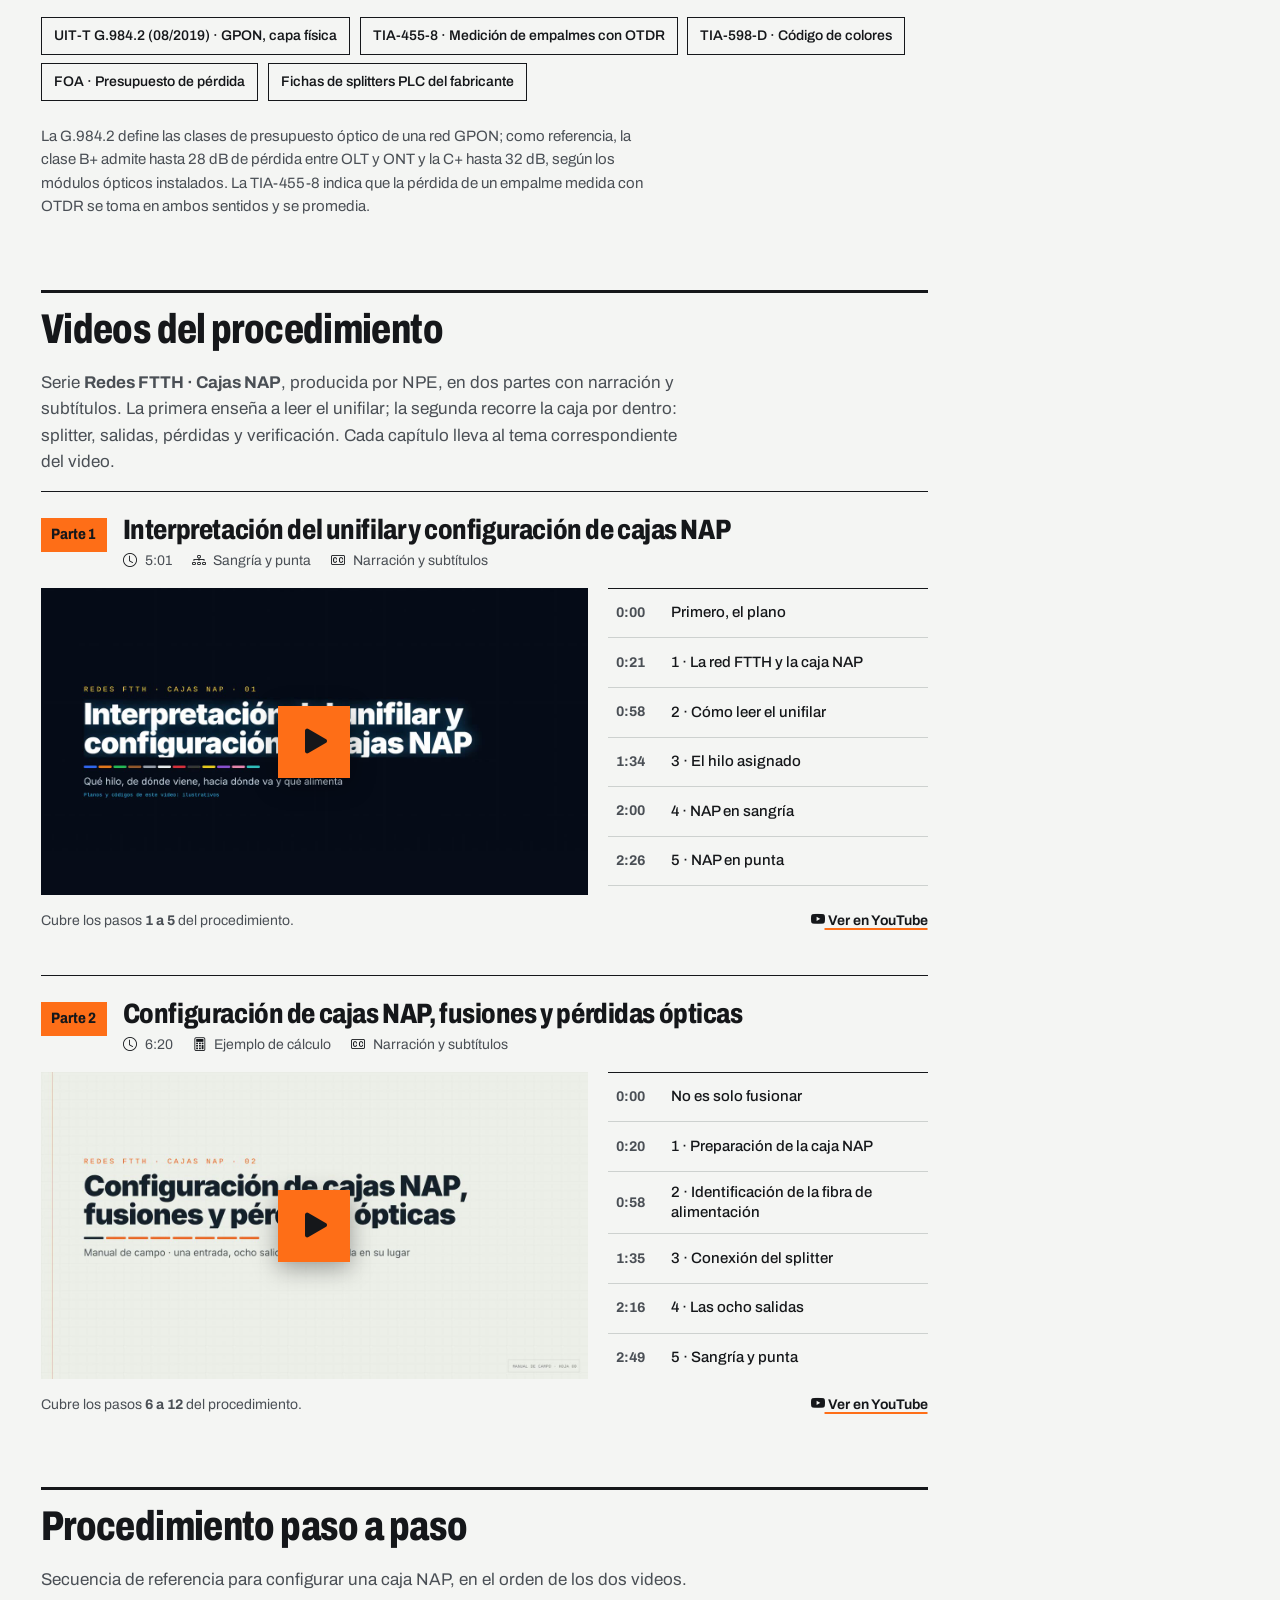
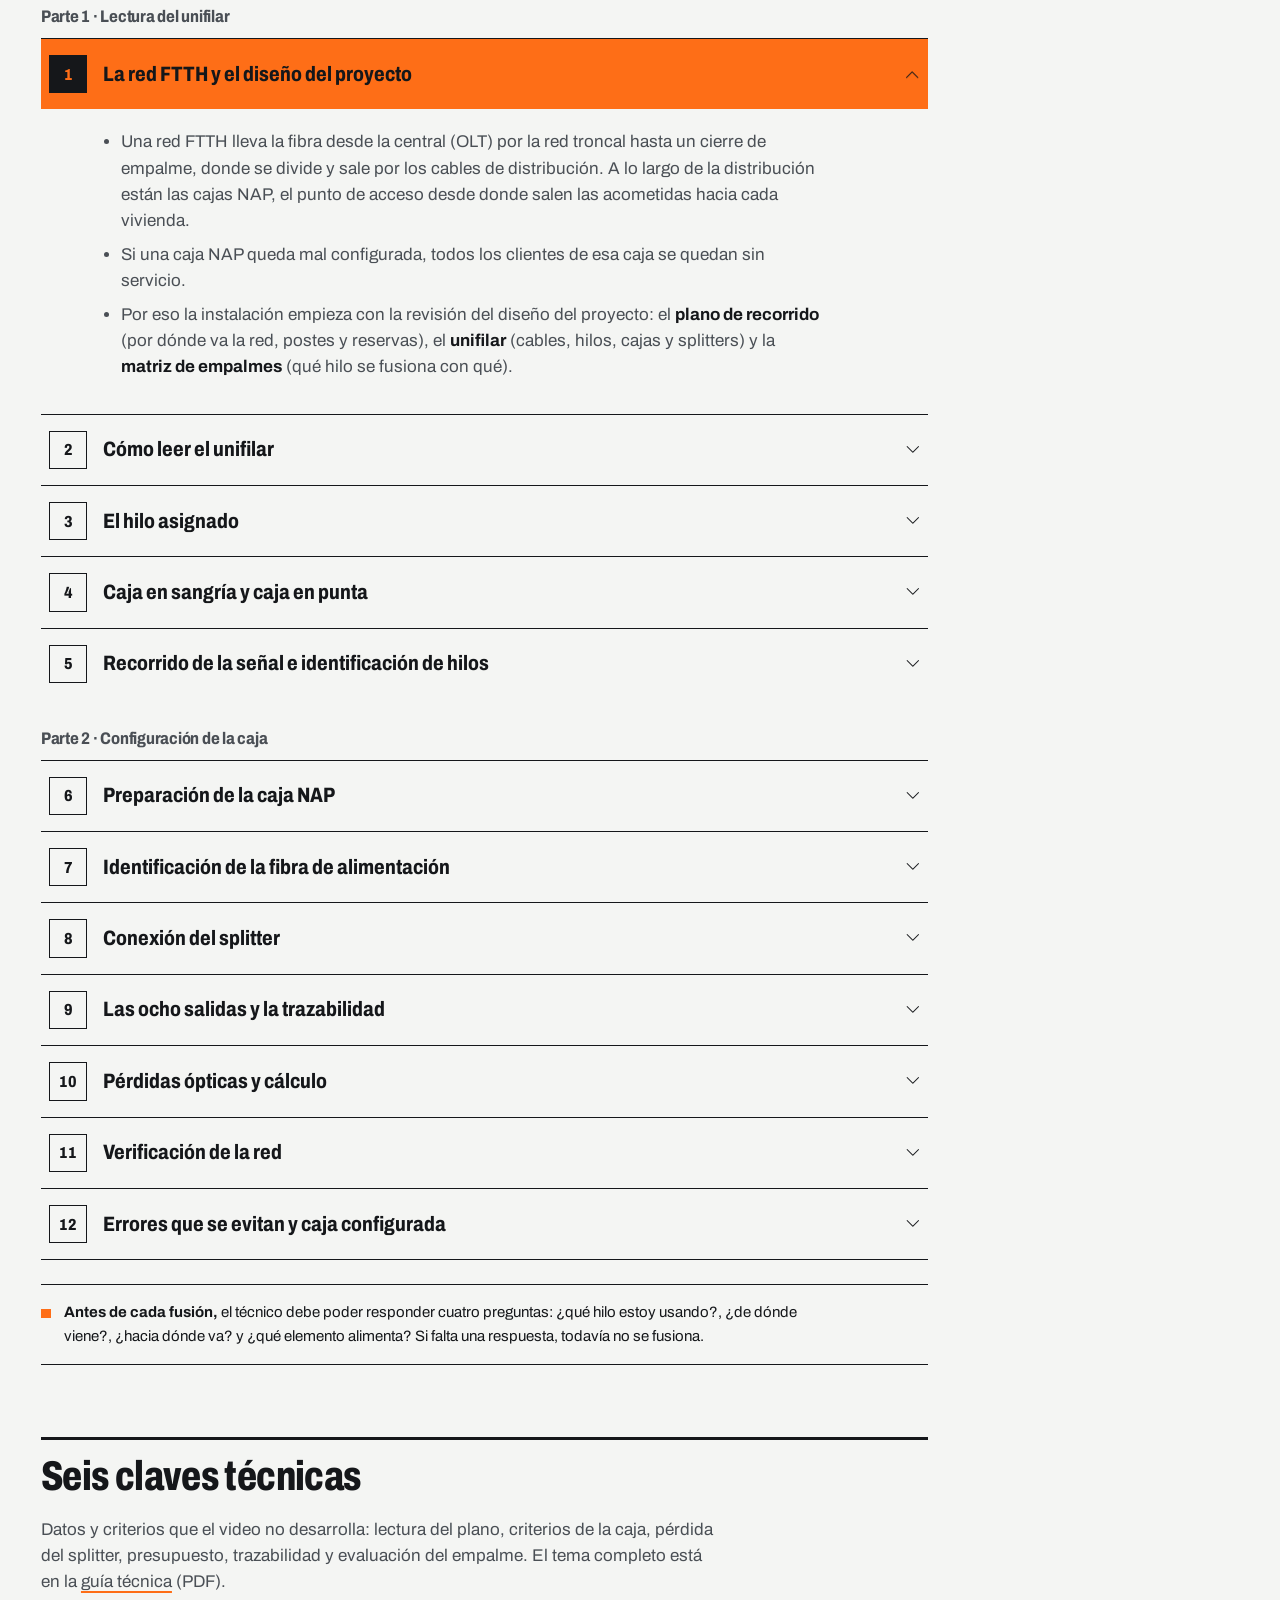
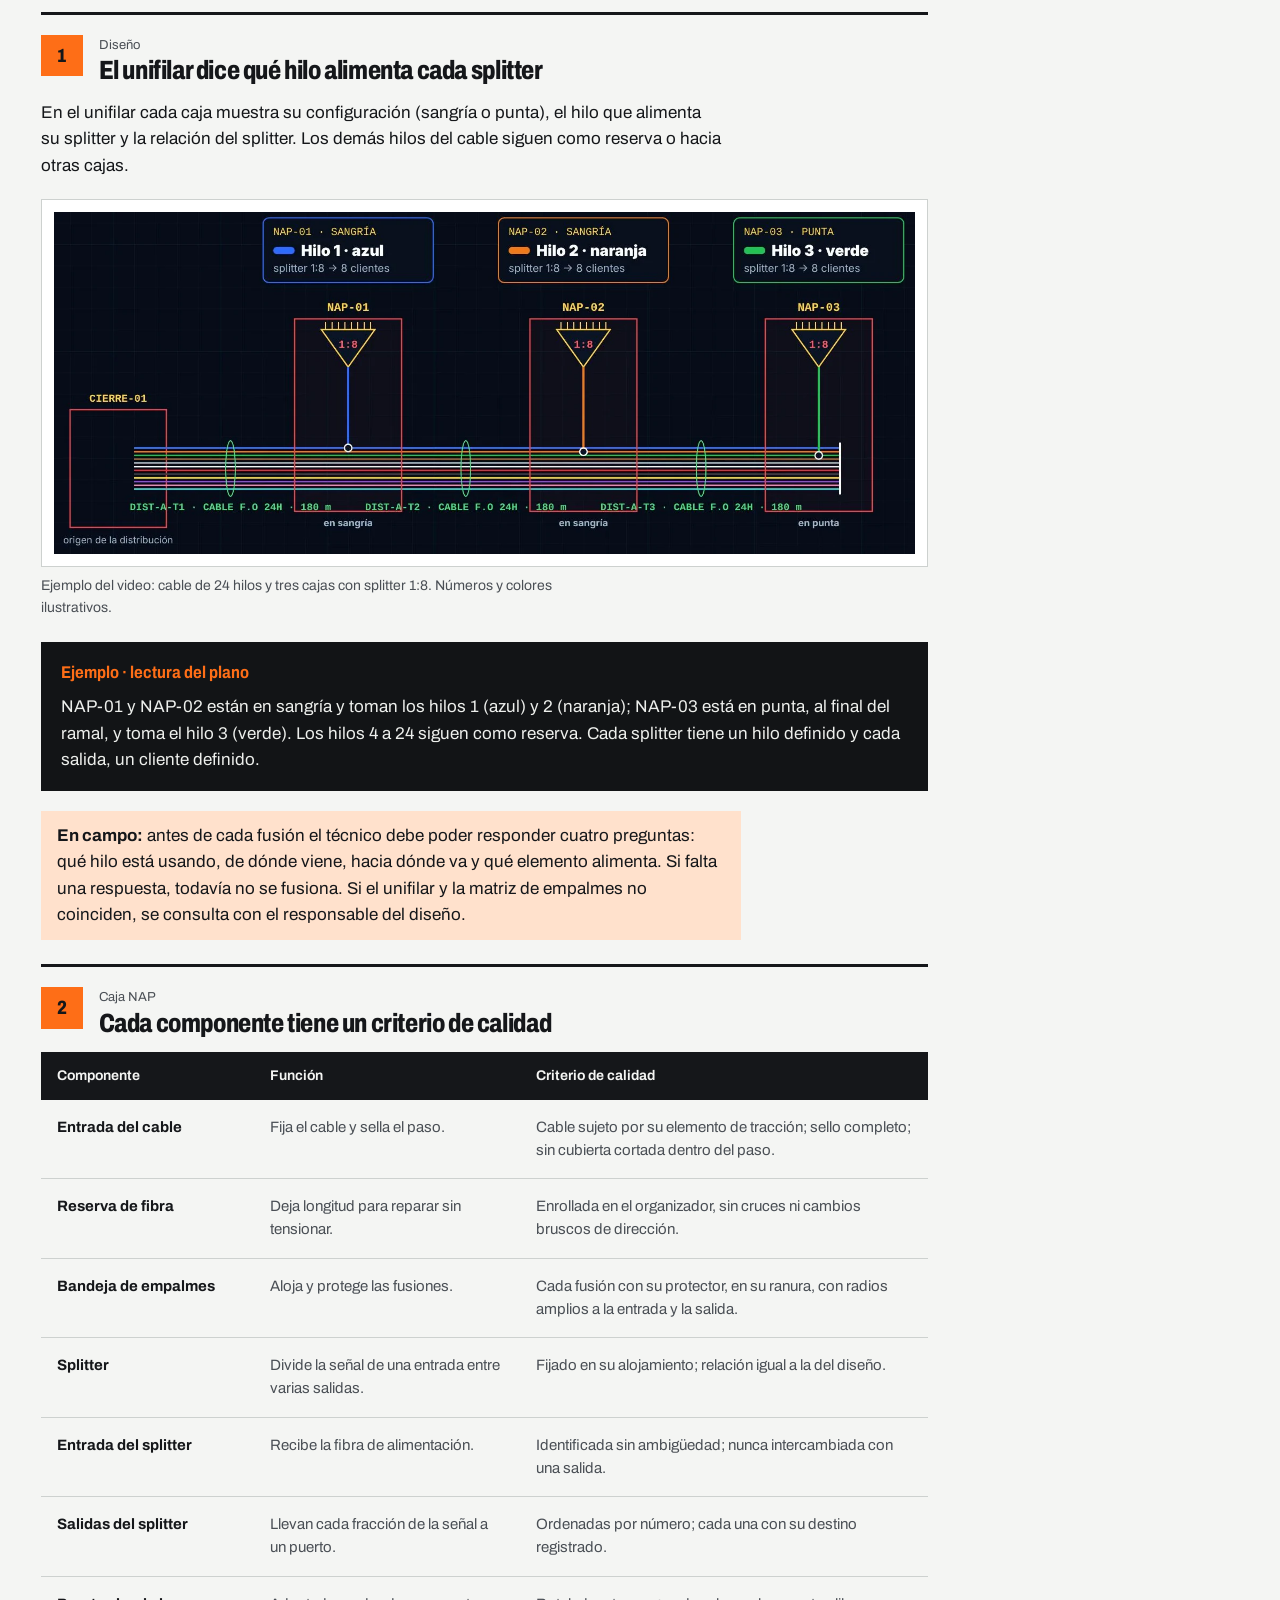
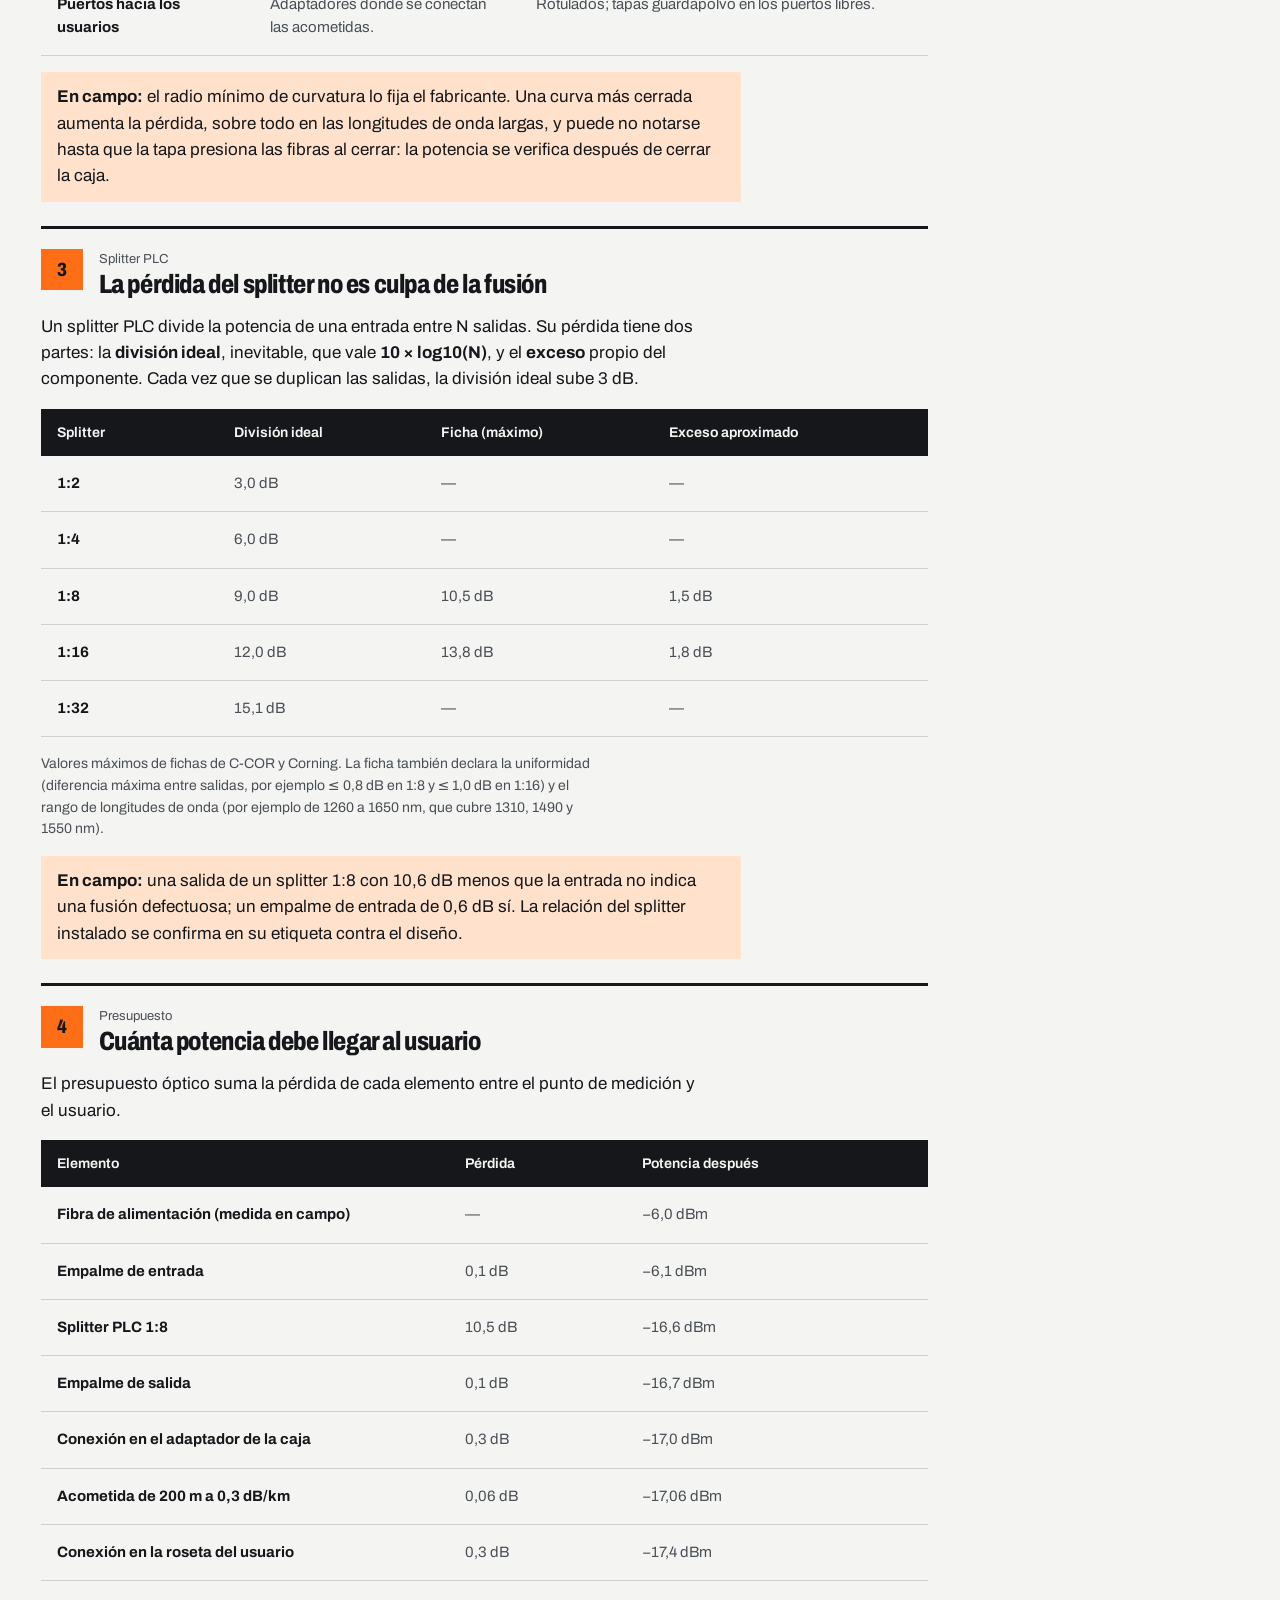
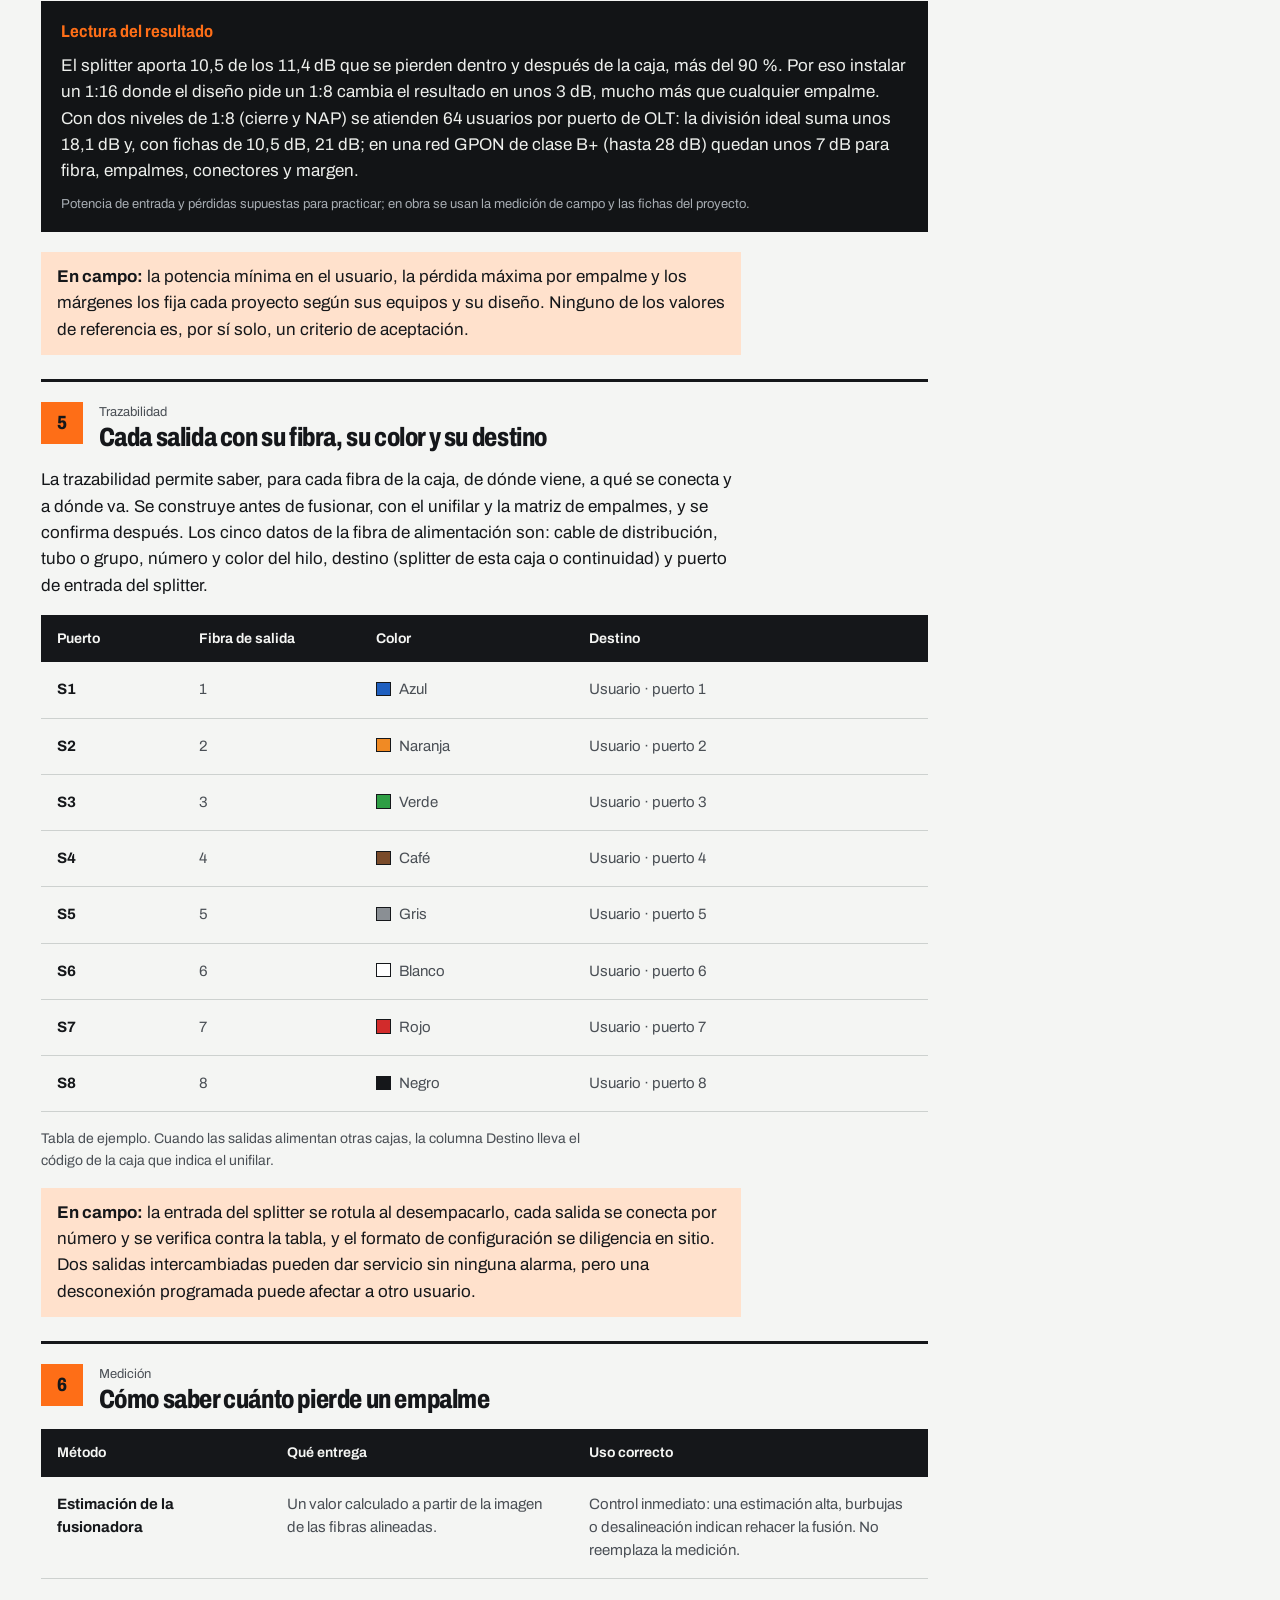
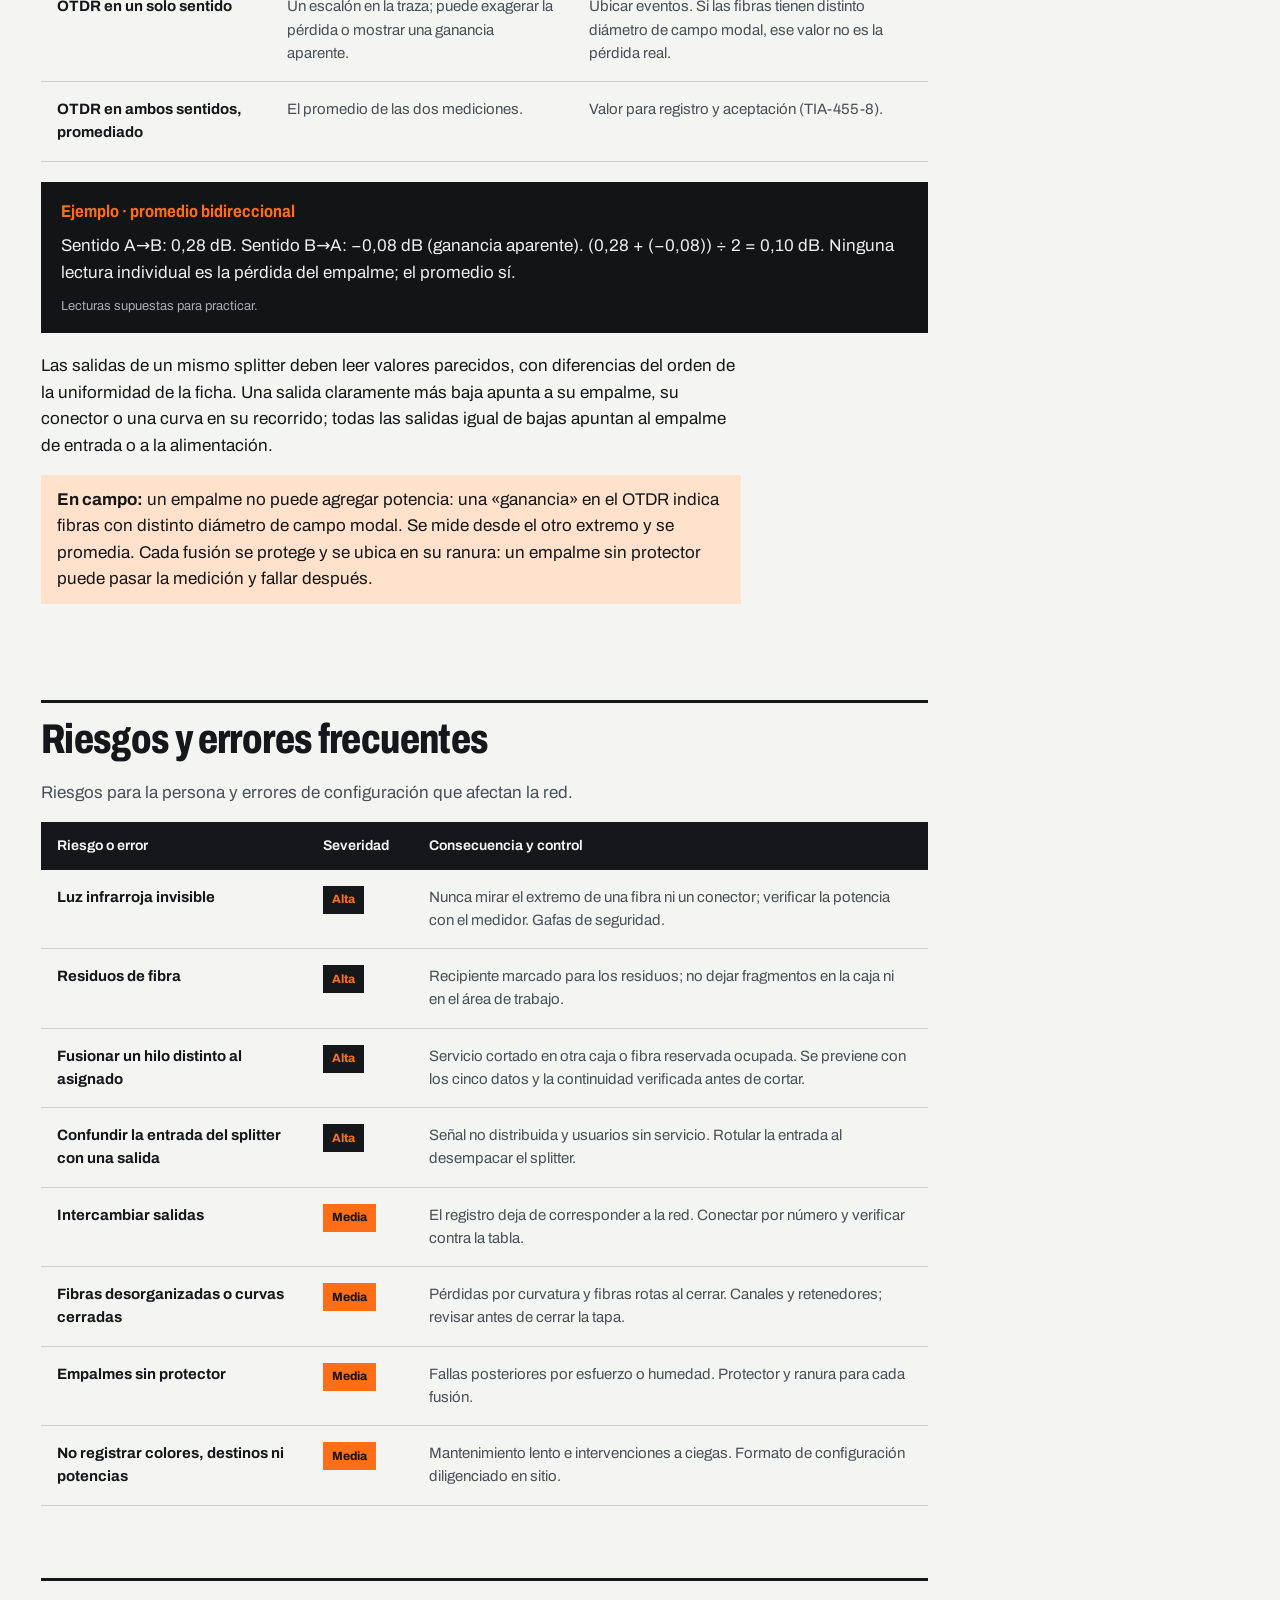
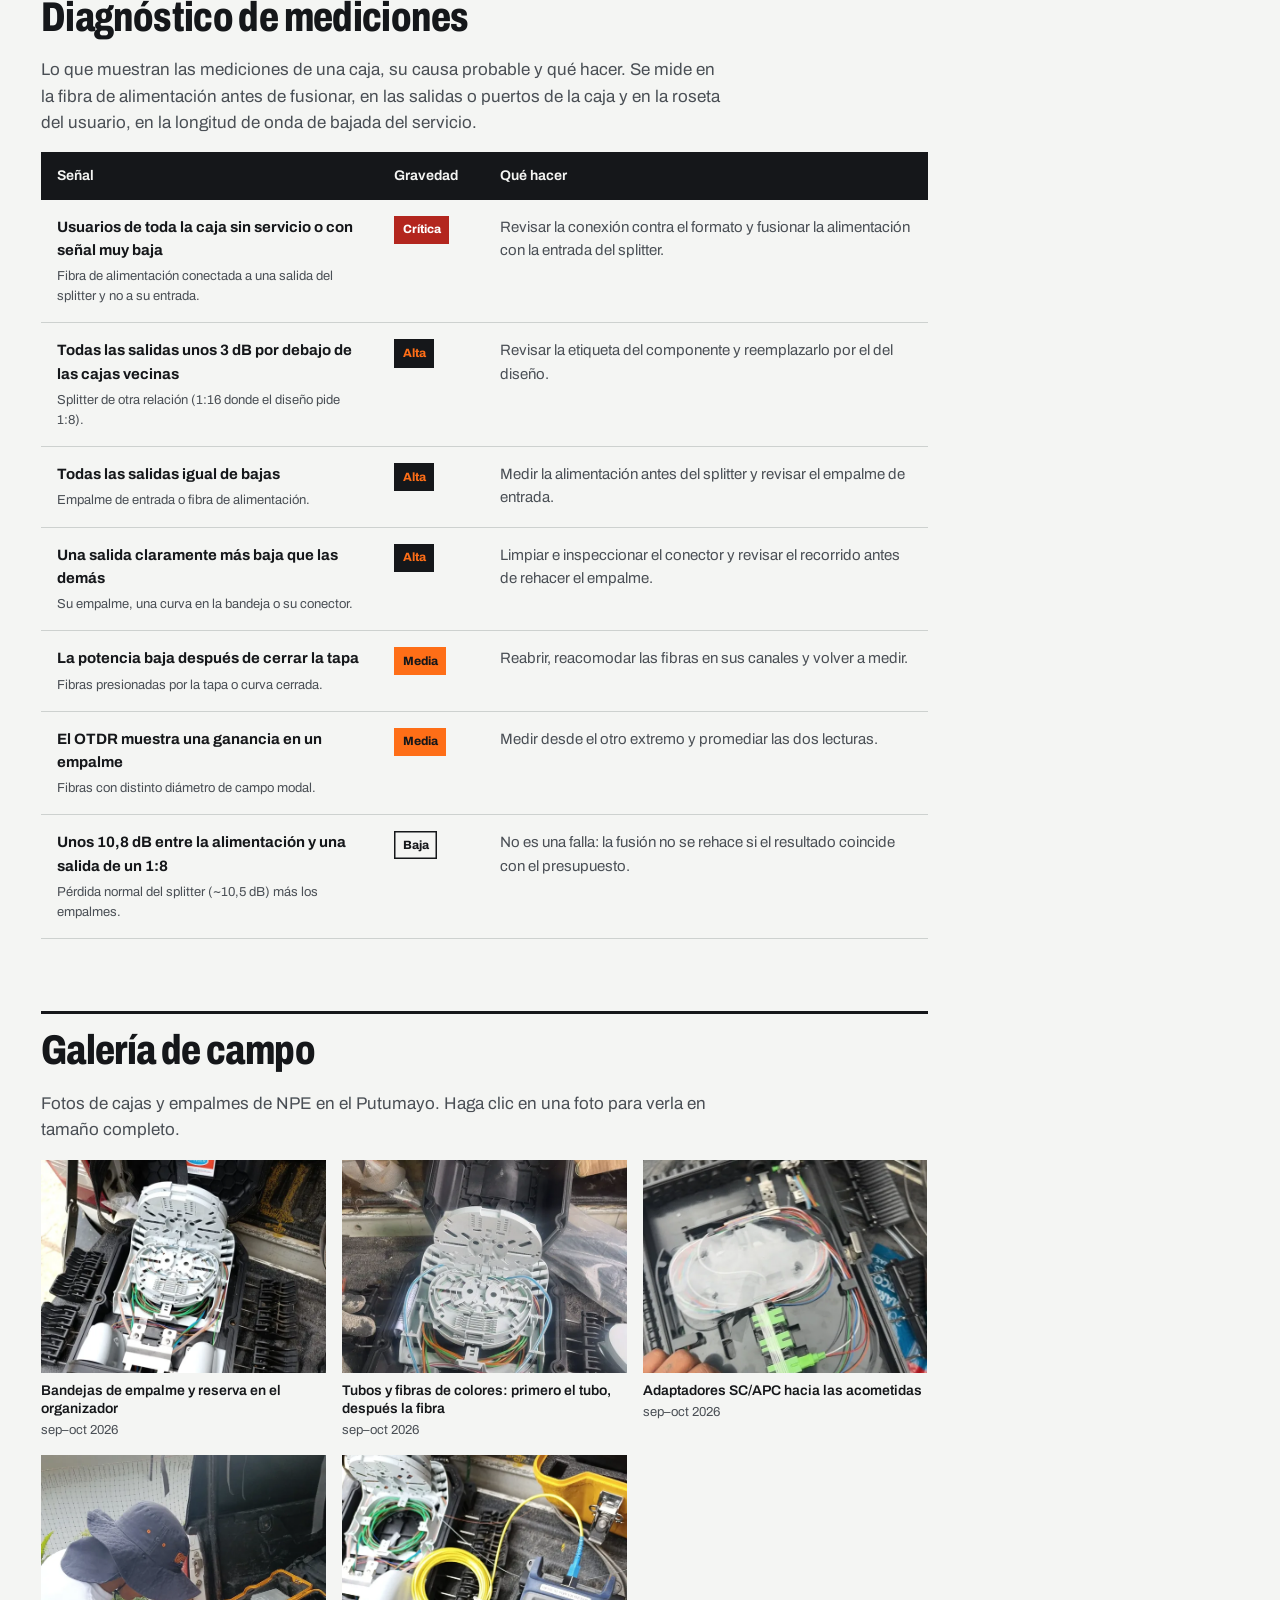
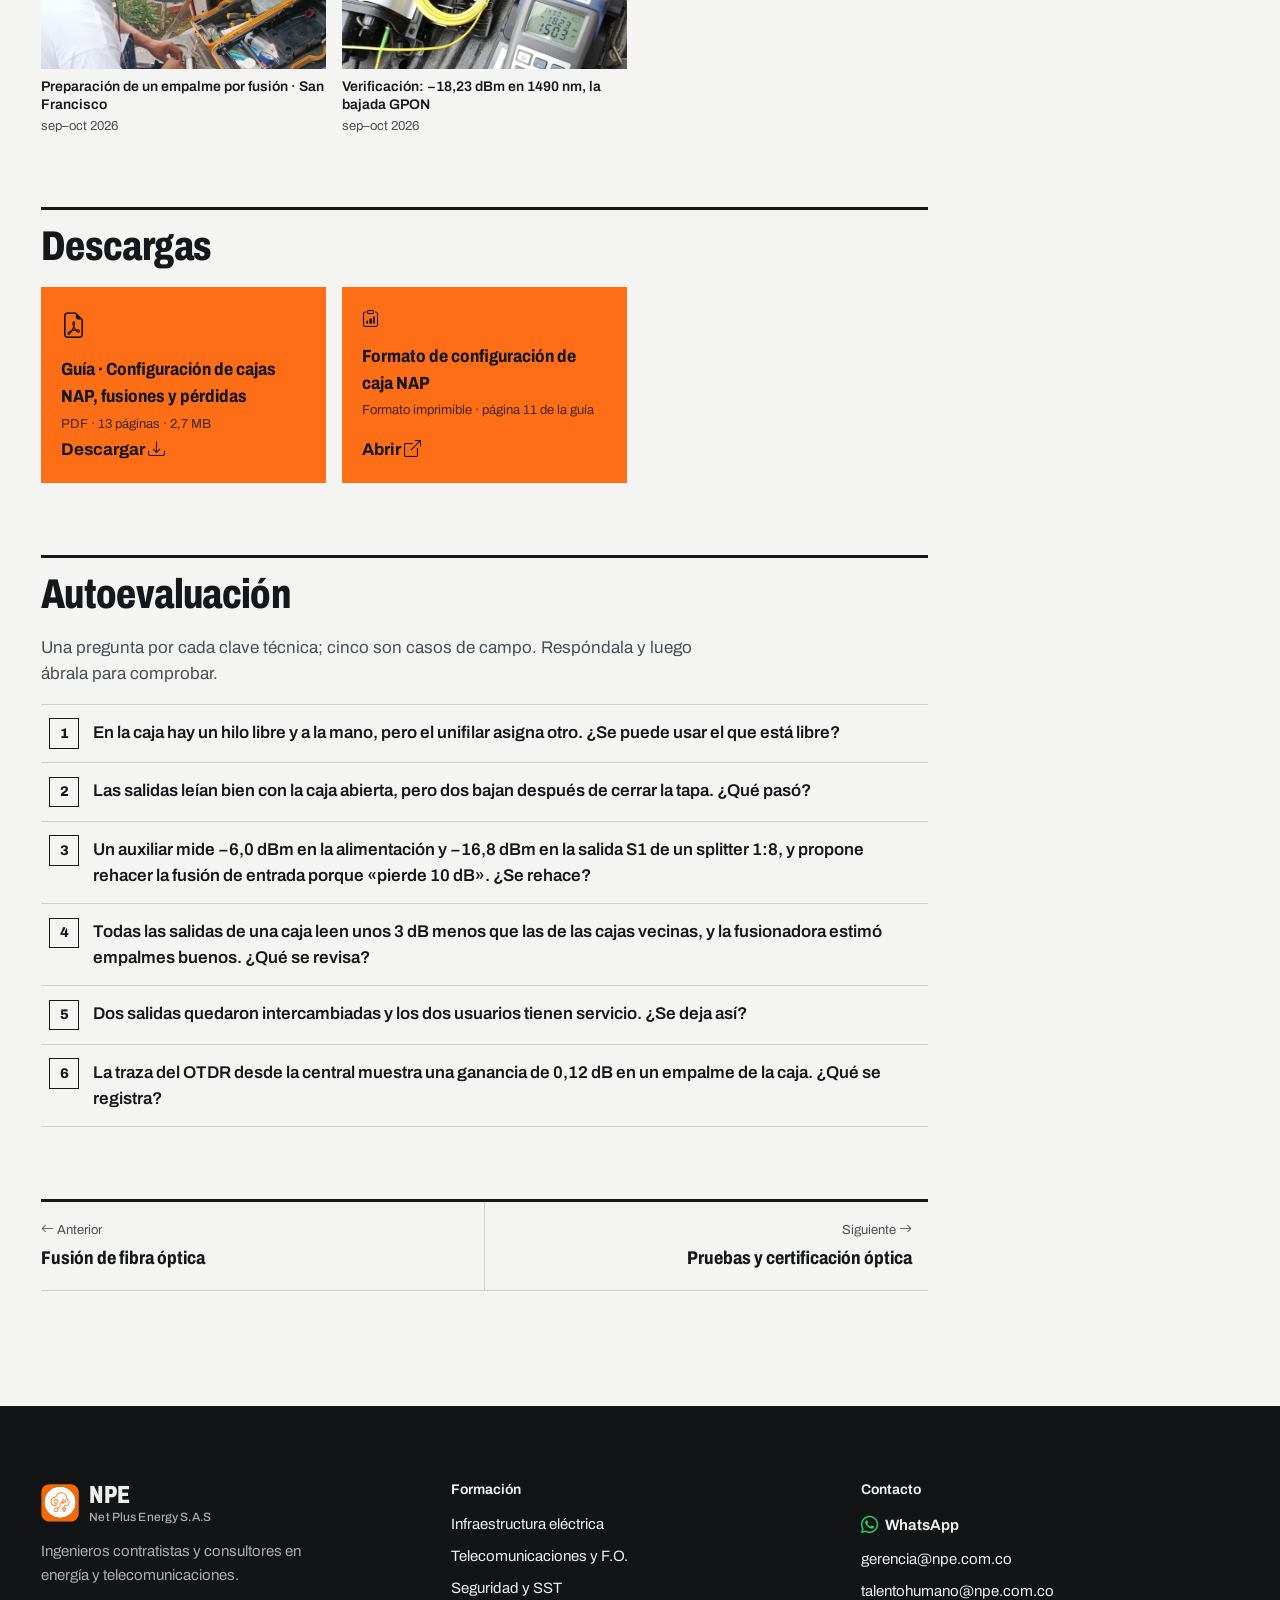
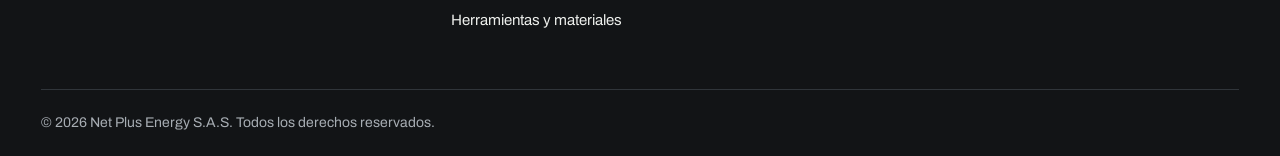
<file: formacion/cajas-nap.html>
<!DOCTYPE html>
<html lang="es-CO">
<head>
<meta charset="UTF-8">
<meta name="viewport" content="width=device-width, initial-scale=1">
<title>Instalación y configuración de cajas NAP | Centro de Formación NPE</title>
<meta name="description" content="Instalación y configuración de cajas NAP en redes FTTH: lectura del unifilar, hilo asignado, conexión del splitter PLC, trazabilidad de salidas, pérdidas ópticas, presupuesto y verificación de la potencia.">
<meta property="og:type" content="website">
<meta property="og:locale" content="es_CO">
<meta property="og:site_name" content="Net Plus Energy S.A.S">
<meta property="og:title" content="Instalación y configuración de cajas NAP | Centro de Formación NPE">
<meta property="og:description" content="Instalación y configuración de cajas NAP en redes FTTH: lectura del unifilar, hilo asignado, conexión del splitter PLC, trazabilidad de salidas, pérdidas ópticas, presupuesto y verificación de la potencia.">
<meta name="theme-color" content="#F4F5F3">
<link rel="icon" href="../img/logo-npe.svg" type="image/svg+xml">
<link rel="icon" href="../img/favicon-32.png" type="image/png" sizes="32x32">
<link rel="apple-touch-icon" href="../img/apple-touch-icon.png">
<link rel="manifest" href="../site.webmanifest">
<link rel="preload" href="../fonts/archivo-latin.woff2" as="font" type="font/woff2" crossorigin>

<link href="https://cdn.jsdelivr.net/npm/bootstrap@5.3.3/dist/css/bootstrap.min.css" rel="stylesheet" integrity="sha384-QWTKZyjpPEjISv5WaRU9OFeRpok6YctnYmDr5pNlyT2bRjXh0JMhjY6hW+ALEwIH" crossorigin="anonymous">
<link href="https://cdn.jsdelivr.net/npm/bootstrap-icons@1.11.3/font/bootstrap-icons.min.css" rel="stylesheet" integrity="sha384-XGjxtQfXaH2tnPFa9x+ruJTuLE3Aa6LhHSWRr1XeTyhezb4abCG4ccI5AkVDxqC+" crossorigin="anonymous">
<link href="../css/npe.css?v=20261110" rel="stylesheet">
</head>
<body>

<a class="saltar" href="#contenido">Saltar al contenido</a>

<header class="barra npe-nav">
  <div class="marco barra-int">
    <a class="marca" href="../index.html" aria-label="Net Plus Energy, inicio">
      <img src="../img/logo-npe.svg" alt="" width="38" height="38">
      <span class="marca-txt"><b>NPE</b><small>Net Plus Energy S.A.S</small></span>
    </a>
    <button class="barra-menu" type="button" data-bs-toggle="collapse" data-bs-target="#menuPrincipal"
            aria-controls="menuPrincipal" aria-expanded="false" aria-label="Abrir menú">
      <span>Menú</span><i class="bi bi-list" aria-hidden="true"></i>
    </button>
    <nav class="collapse barra-nav" id="menuPrincipal" aria-label="Principal">
      <ul>
        <li><a href="../index.html">Inicio</a></li>
        <li><a href="../index.html#servicios">Servicios</a></li>
        <li><a class="activo" href="../formacion.html">Formación</a></li>
      </ul>
      <a class="boton boton-sm" href="../index.html#contacto">Contacto</a>
    </nav>
  </div>
</header>

<!-- ======================= ENCABEZADO DEL MÓDULO ======================= -->
<header class="mod-hero">
  <div class="marco">
    <nav class="migas" aria-label="Ruta">
      <a href="../index.html">Inicio</a> /
      <a href="../formacion.html">Centro de formación</a> /
      <a href="../formacion.html?linea=B">Telecomunicaciones y F.O.</a> /
      <span aria-current="page">Instalación y configuración de cajas NAP</span>
    </nav>

    <h1>Instalación y configuración de cajas NAP</h1>
    <p class="entrada">
      Configuración de una caja NAP en una red FTTH: lectura del plano unifilar, identificación del hilo asignado,
      conexión del splitter, trazabilidad de las salidas y verificación de la potencia que llega a los usuarios.
    </p>

    <div class="mod-datos">
      <div class="mod-dato"><small>Línea</small><b>B · Telecomunicaciones y F.O.</b></div>
      <div class="mod-dato"><small>Módulo</small><b>B4</b></div>
      <div class="mod-dato"><small>Nivel</small><b>Intermedio</b></div>
      <div class="mod-dato"><small>Duración</small><b>50 min</b></div>
      <div class="mod-dato"><small>Video</small><b>2 partes · 11:20</b></div>
      <div class="mod-dato"><small>Actualizado</small><b>14 nov 2026</b></div>
    </div>
  </div>
</header>

<div class="container modulo-cuerpo">
  <div class="row g-5">

    <aside class="col-lg-3 order-lg-2">
      <nav class="indice-lateral" aria-label="En este módulo">
        <span class="indice-titulo">En este módulo</span>
        <a href="#objetivos">Objetivos</a>
        <a href="#normativa">Referencias técnicas</a>
        <a href="#video">Videos del procedimiento</a>
        <a href="#procedimiento">Procedimiento</a>
        <a href="#claves">Seis claves técnicas</a>
        <a href="#riesgos">Riesgos y errores frecuentes</a>
        <a href="#diagnostico">Diagnóstico de mediciones</a>
        <a href="#galeria">Galería de campo</a>
        <a href="#descargas">Descargas</a>
        <a href="#evaluacion">Autoevaluación</a>
      </nav>
    </aside>

    <main class="col-lg-9 order-lg-1" id="contenido">

      <div class="aviso-validar mb-5">
        <p class="m-0"><b>Material de apoyo formativo.</b>
        Los números de puerto, fibras, colores y códigos de caja de este módulo son ejemplos. En obra, cada asignación se toma
        del unifilar y de la matriz de empalmes del proyecto, y los valores de aceptación, de las fichas de los equipos y del
        diseño. No sustituye el criterio del ingeniero responsable.</p>
      </div>

      <section class="bloque" id="objetivos">
        <h2>Objetivos de aprendizaje</h2>
        <p>Al terminar este módulo, el técnico estará en capacidad de:</p>
        <ul class="lista-check">
          <li>Leer el plano unifilar y distinguir una caja NAP en sangría de una en punta.</li>
          <li>Ubicar el hilo asignado con los cinco datos del diseño y confirmar que coincide en el unifilar y en la matriz de empalmes.</li>
          <li>Reconocer los componentes de la caja NAP y el criterio de calidad de cada uno.</li>
          <li>Explicar de dónde viene la pérdida de un splitter PLC y calcular la potencia esperada a la salida de la caja.</li>
          <li>Diligenciar la tabla de trazabilidad de un splitter 1:8.</li>
          <li>Evaluar la pérdida de un empalme e interpretar las lecturas de las salidas.</li>
        </ul>
        <p class="texto-secundario" style="font-size:.9375rem">Conocimientos previos: dB, dBm, código de colores TIA-598 y medición de pérdida,
        del módulo <a href="fundamentos-fibra-optica.html">Fundamentos de fibra óptica</a>, y el procedimiento de
        <a href="fusion-fibra-optica.html">fusión de fibra óptica</a>.</p>
      </section>

      <section class="bloque" id="normativa">
        <h2>Referencias técnicas</h2>
        <p>
          La configuración de una caja NAP no la fija una ley colombiana: la definen el diseño del proyecto, las fichas de los componentes
          y recomendaciones y normas técnicas internacionales.
        </p>
        <div>
          <span class="chip-norma">UIT-T G.984.2 (08/2019) · GPON, capa física</span>
          <span class="chip-norma">TIA-455-8 · Medición de empalmes con OTDR</span>
          <span class="chip-norma">TIA-598-D · Código de colores</span>
          <span class="chip-norma">FOA · Presupuesto de pérdida</span>
          <span class="chip-norma">Fichas de splitters PLC del fabricante</span>
        </div>
        <p class="mt-3 texto-secundario" style="font-size:.9375rem">
          La G.984.2 define las clases de presupuesto óptico de una red GPON; como referencia, la clase B+ admite hasta 28 dB de pérdida entre
          OLT y ONT y la C+ hasta 32 dB, según los módulos ópticos instalados. La TIA-455-8 indica que la pérdida de un empalme medida con OTDR
          se toma en ambos sentidos y se promedia.
        </p>
      </section>

      <section class="bloque" id="video">
        <h2>Videos del procedimiento</h2>
        <p>
          Serie <strong>Redes FTTH · Cajas NAP</strong>, producida por NPE, en dos partes con narración y subtítulos. La primera enseña a leer
          el unifilar; la segunda recorre la caja por dentro: splitter, salidas, pérdidas y verificación. Cada capítulo lleva al tema
          correspondiente del video.
        </p>

        <article class="video-parte">
          <div class="video-cab">
            <span class="video-num">Parte 1</span>
            <div>
              <h3>Interpretación del unifilar y configuración de cajas NAP</h3>
              <p class="video-meta">
                <span><i class="bi bi-clock" aria-hidden="true"></i> 5:01</span>
                <span><i class="bi bi-diagram-3" aria-hidden="true"></i> Sangría y punta</span>
                <span><i class="bi bi-badge-cc" aria-hidden="true"></i> Narración y subtítulos</span>
              </p>
            </div>
          </div>

          <div class="video-caja">
            <a class="yt" id="videoParte1" data-yt="1DDVmJQqx_Y" data-titulo="Parte 1 · Interpretación del unifilar y configuración de cajas NAP"
               href="https://www.youtube.com/watch?v=1DDVmJQqx_Y" target="_blank" rel="noopener">
              <img src="../img/poster-nap-p1.jpg" alt="" width="1280" height="720" loading="lazy" decoding="async">
              <span class="yt-play" aria-hidden="true"><i class="bi bi-play-fill"></i></span>
              <span class="visually-hidden">Reproducir video: Parte 1 · Interpretación del unifilar y configuración de cajas NAP</span>
            </a>
          </div>

          <div class="capitulos" data-video="videoParte1">
            <button type="button" class="capitulo" data-t="0"><span>0:00</span> Primero, el plano</button>
            <button type="button" class="capitulo" data-t="21"><span>0:21</span> 1 · La red FTTH y la caja NAP</button>
            <button type="button" class="capitulo" data-t="58"><span>0:58</span> 2 · Cómo leer el unifilar</button>
            <button type="button" class="capitulo" data-t="94"><span>1:34</span> 3 · El hilo asignado</button>
            <button type="button" class="capitulo" data-t="120"><span>2:00</span> 4 · NAP en sangría</button>
            <button type="button" class="capitulo" data-t="146"><span>2:26</span> 5 · NAP en punta</button>
            <button type="button" class="capitulo" data-t="170"><span>2:50</span> 6 · Recorrido de la señal</button>
            <button type="button" class="capitulo" data-t="202"><span>3:22</span> 7 · Identificación de hilos</button>
            <button type="button" class="capitulo" data-t="240"><span>4:00</span> 8 · Ejemplo de un diseño</button>
            <button type="button" class="capitulo" data-t="275"><span>4:35</span> 9 · Antes de fusionar</button>
          </div>

          <p class="video-pie">
            <span>Cubre los pasos <strong>1 a 5</strong> del procedimiento.</span>
            <a href="https://youtu.be/1DDVmJQqx_Y" target="_blank" rel="noopener">
              <i class="bi bi-youtube" aria-hidden="true"></i> Ver en YouTube<span class="visually-hidden"> (se abre en otra pestaña)</span></a>
          </p>
        </article>

        <article class="video-parte">
          <div class="video-cab">
            <span class="video-num">Parte 2</span>
            <div>
              <h3>Configuración de cajas NAP, fusiones y pérdidas ópticas</h3>
              <p class="video-meta">
                <span><i class="bi bi-clock" aria-hidden="true"></i> 6:20</span>
                <span><i class="bi bi-calculator" aria-hidden="true"></i> Ejemplo de cálculo</span>
                <span><i class="bi bi-badge-cc" aria-hidden="true"></i> Narración y subtítulos</span>
              </p>
            </div>
          </div>

          <div class="video-caja">
            <a class="yt" id="videoParte2" data-yt="9rzoVUjHp0s" data-titulo="Parte 2 · Configuración de cajas NAP, fusiones y pérdidas ópticas"
               href="https://www.youtube.com/watch?v=9rzoVUjHp0s" target="_blank" rel="noopener">
              <img src="../img/poster-nap-p2.jpg" alt="" width="1280" height="720" loading="lazy" decoding="async">
              <span class="yt-play" aria-hidden="true"><i class="bi bi-play-fill"></i></span>
              <span class="visually-hidden">Reproducir video: Parte 2 · Configuración de cajas NAP, fusiones y pérdidas ópticas</span>
            </a>
          </div>

          <div class="capitulos" data-video="videoParte2">
            <button type="button" class="capitulo" data-t="0"><span>0:00</span> No es solo fusionar</button>
            <button type="button" class="capitulo" data-t="20"><span>0:20</span> 1 · Preparación de la caja NAP</button>
            <button type="button" class="capitulo" data-t="58"><span>0:58</span> 2 · Identificación de la fibra de alimentación</button>
            <button type="button" class="capitulo" data-t="95"><span>1:35</span> 3 · Conexión del splitter</button>
            <button type="button" class="capitulo" data-t="136"><span>2:16</span> 4 · Las ocho salidas</button>
            <button type="button" class="capitulo" data-t="169"><span>2:49</span> 5 · Sangría y punta</button>
            <button type="button" class="capitulo" data-t="198"><span>3:18</span> 6 · Pérdidas ópticas</button>
            <button type="button" class="capitulo" data-t="251"><span>4:11</span> 7 · Ejemplo de cálculo</button>
            <button type="button" class="capitulo" data-t="293"><span>4:53</span> 8 · Verificación de la red</button>
            <button type="button" class="capitulo" data-t="320"><span>5:20</span> 9 · Errores que deben evitarse</button>
            <button type="button" class="capitulo" data-t="345"><span>5:45</span> 10 · Caja configurada</button>
          </div>

          <p class="video-pie">
            <span>Cubre los pasos <strong>6 a 12</strong> del procedimiento.</span>
            <a href="https://youtu.be/9rzoVUjHp0s" target="_blank" rel="noopener">
              <i class="bi bi-youtube" aria-hidden="true"></i> Ver en YouTube<span class="visually-hidden"> (se abre en otra pestaña)</span></a>
          </p>
        </article>
      </section>

      <section class="bloque" id="procedimiento">
        <h2>Procedimiento paso a paso</h2>
        <p>Secuencia de referencia para configurar una caja NAP, en el orden de los dos videos.</p>

        <div class="accordion" id="pasos">
          <h3 class="fase">Parte 1 · Lectura del unifilar</h3>

          <div class="paso">
            <button type="button" class="paso-btn" data-bs-toggle="collapse" data-bs-target="#p1" aria-expanded="true" aria-controls="p1">
              <span class="paso-num">1</span> La red FTTH y el diseño del proyecto
              <i class="bi bi-chevron-down" aria-hidden="true"></i>
            </button>
            <div id="p1" class="collapse show" data-bs-parent="#pasos">
              <div class="paso-cuerpo">
                <ul>
                  <li>Una red FTTH lleva la fibra desde la central (OLT) por la red troncal hasta un cierre de empalme, donde se divide y sale por los cables de distribución. A lo largo de la distribución están las cajas NAP, el punto de acceso desde donde salen las acometidas hacia cada vivienda.</li>
                  <li>Si una caja NAP queda mal configurada, todos los clientes de esa caja se quedan sin servicio.</li>
                  <li>Por eso la instalación empieza con la revisión del diseño del proyecto: el <strong>plano de recorrido</strong> (por dónde va la red, postes y reservas), el <strong>unifilar</strong> (cables, hilos, cajas y splitters) y la <strong>matriz de empalmes</strong> (qué hilo se fusiona con qué).</li>
                </ul>
              </div>
            </div>
          </div>
          <div class="paso">
            <button type="button" class="paso-btn collapsed" data-bs-toggle="collapse" data-bs-target="#p2" aria-expanded="false" aria-controls="p2">
              <span class="paso-num">2</span> Cómo leer el unifilar
              <i class="bi bi-chevron-down" aria-hidden="true"></i>
            </button>
            <div id="p2" class="collapse" data-bs-parent="#pasos">
              <div class="paso-cuerpo">
                <ul>
                  <li>El unifilar es un plano simplificado: dibuja la red con líneas y símbolos.</li>
                  <li>Se sigue el recorrido desde el cierre de origen hasta la última caja del ramal.</li>
                  <li>Cada tramo de cable lleva un rótulo con su nombre, número de hilos y longitud. Las cajas NAP aparecen como recuadros con su código, y dentro de cada una el splitter con su relación (por ejemplo 1:8, una entrada y ocho salidas).</li>
                  <li>Las líneas de colores representan los hilos, identificados con el código de colores del cable. En cada caja el plano indica qué hilo se fusiona al splitter y cuáles continúan.</li>
                </ul>
              </div>
            </div>
          </div>
          <div class="paso">
            <button type="button" class="paso-btn collapsed" data-bs-toggle="collapse" data-bs-target="#p3" aria-expanded="false" aria-controls="p3">
              <span class="paso-num">3</span> El hilo asignado
              <i class="bi bi-chevron-down" aria-hidden="true"></i>
            </button>
            <div id="p3" class="collapse" data-bs-parent="#pasos">
              <div class="paso-cuerpo">
                <ul>
                  <li>Antes de cualquier fusión se verifica en el diseño el hilo asignado.</li>
                  <li>Un hilo no se escoge porque esté libre o porque quede más a la mano: puede estar reservado para otra caja, para otro splitter o para el crecimiento de la red.</li>
                  <li>El hilo correcto es el que coincide en el unifilar y en la matriz de empalmes. Si los dos documentos no coinciden, se consulta con el responsable del diseño antes de fusionar.</li>
                </ul>
              </div>
            </div>
          </div>
          <div class="paso">
            <button type="button" class="paso-btn collapsed" data-bs-toggle="collapse" data-bs-target="#p4" aria-expanded="false" aria-controls="p4">
              <span class="paso-num">4</span> Caja en sangría y caja en punta
              <i class="bi bi-chevron-down" aria-hidden="true"></i>
            </button>
            <div id="p4" class="collapse" data-bs-parent="#pasos">
              <div class="paso-cuerpo">
                <ul>
                  <li><strong>En sangría</strong>, el cable de distribución llega a la caja y continúa su recorrido hacia otras NAP. En la caja se toma solo el hilo asignado y se fusiona a la entrada del splitter; los demás hilos conservan su continuidad hacia las siguientes cajas, tal como indica el plano.</li>
                  <li><strong>En punta</strong>, la caja es la última del ramal: el cable de distribución termina ahí y no hay continuidad hacia otra caja. El hilo de alimentación y las reservas también salen del plano.</li>
                </ul>
              </div>
            </div>
          </div>
          <div class="paso">
            <button type="button" class="paso-btn collapsed" data-bs-toggle="collapse" data-bs-target="#p5" aria-expanded="false" aria-controls="p5">
              <span class="paso-num">5</span> Recorrido de la señal e identificación de hilos
              <i class="bi bi-chevron-down" aria-hidden="true"></i>
            </button>
            <div id="p5" class="collapse" data-bs-parent="#pasos">
              <div class="paso-cuerpo">
                <ul>
                  <li>La señal viaja por el hilo de alimentación, se une por fusión a la entrada del splitter, y el splitter la reparte entre sus salidas. Cada salida llega a un puerto de la caja y de cada puerto sale la acometida hacia un cliente.</li>
                  <li>Repartir la señal reduce la potencia que llega a cada salida; esa pérdida ya está calculada en el diseño.</li>
                  <li>En cada caja se identifican cuatro elementos: el hilo de alimentación, la entrada del splitter, las salidas del splitter y los hilos que continúan sin intervenirse.</li>
                  <li>Con eso se arma la tabla de correspondencia: número de hilo, color, ubicación y destino. Evita cruces, errores de distribución y pérdidas de continuidad.</li>
                </ul>
              </div>
            </div>
          </div>
          <h3 class="fase">Parte 2 · Configuración de la caja</h3>

          <div class="paso">
            <button type="button" class="paso-btn collapsed" data-bs-toggle="collapse" data-bs-target="#p6" aria-expanded="false" aria-controls="p6">
              <span class="paso-num">6</span> Preparación de la caja NAP
              <i class="bi bi-chevron-down" aria-hidden="true"></i>
            </button>
            <div id="p6" class="collapse" data-bs-parent="#pasos">
              <div class="paso-cuerpo">
                <ul>
                  <li>Por la entrada de cables llega el cable de distribución. Dentro se guarda una reserva de fibra, enrollada en el organizador, para poder trabajar y reparar sin tensionar los hilos.</li>
                  <li>En la bandeja de empalmes se alojan las fusiones, cada una con su protector.</li>
                  <li>El splitter recibe la señal por su fibra de entrada y la entrega por sus fibras de salida, que terminan en los adaptadores desde donde parten las acometidas.</li>
                  <li>Todo queda organizado: fibras guiadas por sus canales, radios de curvatura amplios y empalmes protegidos.</li>
                </ul>
              </div>
            </div>
          </div>
          <div class="paso">
            <button type="button" class="paso-btn collapsed" data-bs-toggle="collapse" data-bs-target="#p7" aria-expanded="false" aria-controls="p7">
              <span class="paso-num">7</span> Identificación de la fibra de alimentación
              <i class="bi bi-chevron-down" aria-hidden="true"></i>
            </button>
            <div id="p7" class="collapse" data-bs-parent="#pasos">
              <div class="paso-cuerpo">
                <ul>
                  <li>Antes de fusionar se reúnen cinco datos del unifilar y la matriz de empalmes: el cable de distribución que llega a la caja, el tubo o grupo, el número y color del hilo, su destino y el puerto del splitter donde se va a conectar.</li>
                  <li>Con esos datos se ubica físicamente el hilo: primero el tubo por su color, luego el hilo dentro del tubo. Se verifica antes de cortar.</li>
                  <li>En obra, las asignaciones se toman siempre del plano del proyecto.</li>
                </ul>
              </div>
            </div>
          </div>
          <div class="paso">
            <button type="button" class="paso-btn collapsed" data-bs-toggle="collapse" data-bs-target="#p8" aria-expanded="false" aria-controls="p8">
              <span class="paso-num">8</span> Conexión del splitter
              <i class="bi bi-chevron-down" aria-hidden="true"></i>
            </button>
            <div id="p8" class="collapse" data-bs-parent="#pasos">
              <div class="paso-cuerpo">
                <ul>
                  <li>El splitter PLC 1:8 tiene una entrada óptica y ocho salidas; en muchos modelos la entrada y las salidas vienen como pigtails, tramos de fibra listos para fusionar.</li>
                  <li>El hilo de alimentación se fusiona con el pigtail de entrada del splitter y la fusión queda protegida en la bandeja.</li>
                  <li>Hay que distinguir tres pérdidas: la del empalme de entrada, la del splitter y las de los empalmes de salida. La pérdida del splitter no la produce la fusión: aunque el empalme sea muy bueno, el splitter sigue dividiendo la luz.</li>
                </ul>
              </div>
            </div>
          </div>
          <div class="paso">
            <button type="button" class="paso-btn collapsed" data-bs-toggle="collapse" data-bs-target="#p9" aria-expanded="false" aria-controls="p9">
              <span class="paso-num">9</span> Las ocho salidas y la trazabilidad
              <i class="bi bi-chevron-down" aria-hidden="true"></i>
            </button>
            <div id="p9" class="collapse" data-bs-parent="#pasos">
              <div class="paso-cuerpo">
                <ul>
                  <li>Cada salida del splitter es un recorrido independiente. El unifilar indica qué salida alimenta cada caja o cada usuario.</li>
                  <li>Se arma la tabla de trazabilidad: puerto del splitter, hilo de salida, color y destino. Cada fila sale del plano real del proyecto.</li>
                  <li>Si dos salidas se intercambian, el servicio puede funcionar, pero la red ya no corresponde al diseño y cualquier falla futura se busca en el lugar equivocado.</li>
                  <li>En sangría y en punta la organización es la misma: alimentación al splitter, salidas hacia sus destinos y cada fusión protegida y registrada.</li>
                </ul>
              </div>
            </div>
          </div>
          <div class="paso">
            <button type="button" class="paso-btn collapsed" data-bs-toggle="collapse" data-bs-target="#p10" aria-expanded="false" aria-controls="p10">
              <span class="paso-num">10</span> Pérdidas ópticas y cálculo
              <i class="bi bi-chevron-down" aria-hidden="true"></i>
            </button>
            <div id="p10" class="collapse" data-bs-parent="#pasos">
              <div class="paso-cuerpo">
                <ul>
                  <li>La potencia óptica se mide en dBm, y cada elemento del enlace le resta una pérdida en dB: el empalme de alimentación, el splitter, los empalmes de distribución, los conectores, la longitud del cable y las demás conexiones.</li>
                  <li>Como referencia, un splitter PLC 1:8 tiene entre 10,2 y 10,7 dB, y uno 1:16, entre 13,5 y 13,8 dB. El valor exacto está en la ficha del fabricante.</li>
                  <li>Una fusión monomodo tiene una pérdida de referencia de 0,1 a 0,2 dB, pero lo que cuenta es el resultado real de cada empalme.</li>
                  <li>Ejemplo: −6 dBm de entrada − 0,1 dB − 10,5 dB − 0,1 dB = −16,7 dBm. Ese resultado solo incluye tres elementos: faltan la fibra, los conectores y la acometida hasta el usuario.</li>
                </ul>
              </div>
            </div>
          </div>
          <div class="paso">
            <button type="button" class="paso-btn collapsed" data-bs-toggle="collapse" data-bs-target="#p11" aria-expanded="false" aria-controls="p11">
              <span class="paso-num">11</span> Verificación de la red
              <i class="bi bi-chevron-down" aria-hidden="true"></i>
            </button>
            <div id="p11" class="collapse" data-bs-parent="#pasos">
              <div class="paso-cuerpo">
                <ul>
                  <li>Después de configurar la caja se verifica con un medidor de potencia óptica en los puntos que indica el procedimiento.</li>
                  <li>La lectura se compara con el presupuesto calculado: si la diferencia es grande, hay un evento que el cálculo no tenía.</li>
                  <li>También se compara con las especificaciones del equipo, el diseño del enlace y los límites de aceptación del proyecto. No existe una potencia de aprobación única para todas las redes: el criterio lo fija cada proyecto.</li>
                </ul>
              </div>
            </div>
          </div>
          <div class="paso">
            <button type="button" class="paso-btn collapsed" data-bs-toggle="collapse" data-bs-target="#p12" aria-expanded="false" aria-controls="p12">
              <span class="paso-num">12</span> Errores que se evitan y caja configurada
              <i class="bi bi-chevron-down" aria-hidden="true"></i>
            </button>
            <div id="p12" class="collapse" data-bs-parent="#pasos">
              <div class="paso-cuerpo">
                <ul>
                  <li>Errores que más afectan una caja NAP: fusionar un hilo distinto al asignado, confundir la entrada del splitter con una salida, intercambiar salidas, no registrar colores y destinos, dejar fibras desorganizadas, exceder los radios de curvatura, no proteger los empalmes, no comprobar la potencia y confundir la pérdida del splitter con la de una fusión.</li>
                  <li>Una caja bien configurada tiene las fibras ordenadas, los empalmes protegidos y cada salida en su lugar.</li>
                  <li>Tres principios para entregarla: consultar siempre el plano unifilar, respetar la identificación de hilos, colores y puertos, y verificar las pérdidas y la potencia del enlace.</li>
                </ul>
              </div>
            </div>
          </div>
        </div>

        <div class="aviso-validar mt-4">
          <p class="m-0"><b>Antes de cada fusión,</b> el técnico debe poder responder cuatro preguntas: ¿qué hilo estoy usando?, ¿de dónde viene?,
          ¿hacia dónde va? y ¿qué elemento alimenta? Si falta una respuesta, todavía no se fusiona.</p>
        </div>
      </section>

      <section class="bloque" id="claves">
        <h2>Seis claves técnicas</h2>
        <p>
          Datos y criterios que el video no desarrolla: lectura del plano, criterios de la caja, pérdida del splitter, presupuesto,
          trazabilidad y evaluación del empalme. El tema completo está en la <a href="../docs/guia-cajas-nap.pdf" download>guía técnica</a> (PDF).
        </p>
        <article class="clave">
          <header class="clave-cab"><span class="clave-num">1</span><div><small>Diseño</small><h3>El unifilar dice qué hilo alimenta cada splitter</h3></div></header>
          <p>En el unifilar cada caja muestra su configuración (sangría o punta), el hilo que alimenta su splitter y la relación del splitter. Los demás hilos del cable siguen como reserva o hacia otras cajas.</p><figure class="figura"><img src="../img/cajas-nap/unifilar-ejemplo.webp" width="1610" height="640" loading="lazy" alt="Unifilar de ejemplo: un cable de 24 hilos sale del CIERRE-01 y recorre tres cajas. NAP-01 en sangría toma el hilo 1 azul, NAP-02 en sangría el hilo 2 naranja y NAP-03 en punta el hilo 3 verde; cada una con un splitter 1:8 para 8 clientes y tramos de 180 m entre cajas"><figcaption>Ejemplo del video: cable de 24 hilos y tres cajas con splitter 1:8. Números y colores ilustrativos.</figcaption></figure><div class="ejemplo"><b>Ejemplo · lectura del plano</b><p class="m-0">NAP-01 y NAP-02 están en sangría y toman los hilos 1 (azul) y 2 (naranja); NAP-03 está en punta, al final del ramal, y toma el hilo 3 (verde). Los hilos 4 a 24 siguen como reserva. Cada splitter tiene un hilo definido y cada salida, un cliente definido.</p></div>
          <p class="clave-regla"><b>En campo:</b> antes de cada fusión el técnico debe poder responder cuatro preguntas: qué hilo está usando, de dónde viene, hacia dónde va y qué elemento alimenta. Si falta una respuesta, todavía no se fusiona. Si el unifilar y la matriz de empalmes no coinciden, se consulta con el responsable del diseño.</p>
        </article>
        <article class="clave">
          <header class="clave-cab"><span class="clave-num">2</span><div><small>Caja NAP</small><h3>Cada componente tiene un criterio de calidad</h3></div></header>
          <div class="table-responsive"><table class="table tabla-riesgos"><thead><tr><th scope="col" style="width:24%">Componente</th><th scope="col" style="width:30%">Función</th><th scope="col">Criterio de calidad</th></tr></thead><tbody>
<tr><td><b>Entrada del cable</b></td><td>Fija el cable y sella el paso.</td><td>Cable sujeto por su elemento de tracción; sello completo; sin cubierta cortada dentro del paso.</td></tr>
<tr><td><b>Reserva de fibra</b></td><td>Deja longitud para reparar sin tensionar.</td><td>Enrollada en el organizador, sin cruces ni cambios bruscos de dirección.</td></tr>
<tr><td><b>Bandeja de empalmes</b></td><td>Aloja y protege las fusiones.</td><td>Cada fusión con su protector, en su ranura, con radios amplios a la entrada y la salida.</td></tr>
<tr><td><b>Splitter</b></td><td>Divide la señal de una entrada entre varias salidas.</td><td>Fijado en su alojamiento; relación igual a la del diseño.</td></tr>
<tr><td><b>Entrada del splitter</b></td><td>Recibe la fibra de alimentación.</td><td>Identificada sin ambigüedad; nunca intercambiada con una salida.</td></tr>
<tr><td><b>Salidas del splitter</b></td><td>Llevan cada fracción de la señal a un puerto.</td><td>Ordenadas por número; cada una con su destino registrado.</td></tr>
<tr><td><b>Puertos hacia los usuarios</b></td><td>Adaptadores donde se conectan las acometidas.</td><td>Rotulados; tapas guardapolvo en los puertos libres.</td></tr>
</tbody></table></div>
          <p class="clave-regla"><b>En campo:</b> el radio mínimo de curvatura lo fija el fabricante. Una curva más cerrada aumenta la pérdida, sobre todo en las longitudes de onda largas, y puede no notarse hasta que la tapa presiona las fibras al cerrar: la potencia se verifica después de cerrar la caja.</p>
        </article>
        <article class="clave">
          <header class="clave-cab"><span class="clave-num">3</span><div><small>Splitter PLC</small><h3>La pérdida del splitter no es culpa de la fusión</h3></div></header>
          <p>Un splitter PLC divide la potencia de una entrada entre N salidas. Su pérdida tiene dos partes: la <b>división ideal</b>, inevitable, que vale <b>10 × log10(N)</b>, y el <b>exceso</b> propio del componente. Cada vez que se duplican las salidas, la división ideal sube 3 dB.</p><div class="table-responsive"><table class="table tabla-riesgos"><thead><tr><th scope="col" style="width:20%">Splitter</th><th scope="col">División ideal</th><th scope="col">Ficha (máximo)</th><th scope="col">Exceso aproximado</th></tr></thead><tbody>
<tr><td><b>1:2</b></td><td>3,0 dB</td><td>—</td><td>—</td></tr>
<tr><td><b>1:4</b></td><td>6,0 dB</td><td>—</td><td>—</td></tr>
<tr><td><b>1:8</b></td><td>9,0 dB</td><td>10,5 dB</td><td>1,5 dB</td></tr>
<tr><td><b>1:16</b></td><td>12,0 dB</td><td>13,8 dB</td><td>1,8 dB</td></tr>
<tr><td><b>1:32</b></td><td>15,1 dB</td><td>—</td><td>—</td></tr>
</tbody></table></div><p class="texto-secundario" style="font-size:.875rem">Valores máximos de fichas de C-COR y Corning. La ficha también declara la uniformidad (diferencia máxima entre salidas, por ejemplo ≤ 0,8 dB en 1:8 y ≤ 1,0 dB en 1:16) y el rango de longitudes de onda (por ejemplo de 1260 a 1650 nm, que cubre 1310, 1490 y 1550 nm).</p>
          <p class="clave-regla"><b>En campo:</b> una salida de un splitter 1:8 con 10,6 dB menos que la entrada no indica una fusión defectuosa; un empalme de entrada de 0,6 dB sí. La relación del splitter instalado se confirma en su etiqueta contra el diseño.</p>
        </article>
        <article class="clave">
          <header class="clave-cab"><span class="clave-num">4</span><div><small>Presupuesto</small><h3>Cuánta potencia debe llegar al usuario</h3></div></header>
          <p>El presupuesto óptico suma la pérdida de cada elemento entre el punto de medición y el usuario.</p><div class="table-responsive"><table class="table tabla-riesgos"><thead><tr><th scope="col" style="width:46%">Elemento</th><th scope="col" style="width:20%">Pérdida</th><th scope="col">Potencia después</th></tr></thead><tbody>
<tr><td><b>Fibra de alimentación (medida en campo)</b></td><td>—</td><td>−6,0 dBm</td></tr>
<tr><td><b>Empalme de entrada</b></td><td>0,1 dB</td><td>−6,1 dBm</td></tr>
<tr><td><b>Splitter PLC 1:8</b></td><td>10,5 dB</td><td>−16,6 dBm</td></tr>
<tr><td><b>Empalme de salida</b></td><td>0,1 dB</td><td>−16,7 dBm</td></tr>
<tr><td><b>Conexión en el adaptador de la caja</b></td><td>0,3 dB</td><td>−17,0 dBm</td></tr>
<tr><td><b>Acometida de 200 m a 0,3 dB/km</b></td><td>0,06 dB</td><td>−17,06 dBm</td></tr>
<tr><td><b>Conexión en la roseta del usuario</b></td><td>0,3 dB</td><td>−17,4 dBm</td></tr>
</tbody></table></div><div class="ejemplo"><b>Lectura del resultado</b><p class="m-0">El splitter aporta 10,5 de los 11,4 dB que se pierden dentro y después de la caja, más del 90 %. Por eso instalar un 1:16 donde el diseño pide un 1:8 cambia el resultado en unos 3 dB, mucho más que cualquier empalme. Con dos niveles de 1:8 (cierre y NAP) se atienden 64 usuarios por puerto de OLT: la división ideal suma unos 18,1 dB y, con fichas de 10,5 dB, 21 dB; en una red GPON de clase B+ (hasta 28 dB) quedan unos 7 dB para fibra, empalmes, conectores y margen.</p><p class="ejemplo-nota">Potencia de entrada y pérdidas supuestas para practicar; en obra se usan la medición de campo y las fichas del proyecto.</p></div>
          <p class="clave-regla"><b>En campo:</b> la potencia mínima en el usuario, la pérdida máxima por empalme y los márgenes los fija cada proyecto según sus equipos y su diseño. Ninguno de los valores de referencia es, por sí solo, un criterio de aceptación.</p>
        </article>
        <article class="clave">
          <header class="clave-cab"><span class="clave-num">5</span><div><small>Trazabilidad</small><h3>Cada salida con su fibra, su color y su destino</h3></div></header>
          <p>La trazabilidad permite saber, para cada fibra de la caja, de dónde viene, a qué se conecta y a dónde va. Se construye antes de fusionar, con el unifilar y la matriz de empalmes, y se confirma después. Los cinco datos de la fibra de alimentación son: cable de distribución, tubo o grupo, número y color del hilo, destino (splitter de esta caja o continuidad) y puerto de entrada del splitter.</p><div class="table-responsive"><table class="table tabla-riesgos"><thead><tr><th scope="col" style="width:16%">Puerto</th><th scope="col" style="width:20%">Fibra de salida</th><th scope="col" style="width:24%">Color</th><th scope="col">Destino</th></tr></thead><tbody>
<tr><td><b>S1</b></td><td>1</td><td><span class="hilo" style="background:#1F5FBF" aria-hidden="true"></span>Azul</td><td>Usuario · puerto 1</td></tr>
<tr><td><b>S2</b></td><td>2</td><td><span class="hilo" style="background:#F08A24" aria-hidden="true"></span>Naranja</td><td>Usuario · puerto 2</td></tr>
<tr><td><b>S3</b></td><td>3</td><td><span class="hilo" style="background:#2E9E44" aria-hidden="true"></span>Verde</td><td>Usuario · puerto 3</td></tr>
<tr><td><b>S4</b></td><td>4</td><td><span class="hilo" style="background:#7A4B2A" aria-hidden="true"></span>Café</td><td>Usuario · puerto 4</td></tr>
<tr><td><b>S5</b></td><td>5</td><td><span class="hilo" style="background:#8A8F94" aria-hidden="true"></span>Gris</td><td>Usuario · puerto 5</td></tr>
<tr><td><b>S6</b></td><td>6</td><td><span class="hilo" style="background:#FFFFFF" aria-hidden="true"></span>Blanco</td><td>Usuario · puerto 6</td></tr>
<tr><td><b>S7</b></td><td>7</td><td><span class="hilo" style="background:#D22B2B" aria-hidden="true"></span>Rojo</td><td>Usuario · puerto 7</td></tr>
<tr><td><b>S8</b></td><td>8</td><td><span class="hilo" style="background:#15171A" aria-hidden="true"></span>Negro</td><td>Usuario · puerto 8</td></tr>
</tbody></table></div><p class="texto-secundario" style="font-size:.875rem">Tabla de ejemplo. Cuando las salidas alimentan otras cajas, la columna Destino lleva el código de la caja que indica el unifilar.</p>
          <p class="clave-regla"><b>En campo:</b> la entrada del splitter se rotula al desempacarlo, cada salida se conecta por número y se verifica contra la tabla, y el formato de configuración se diligencia en sitio. Dos salidas intercambiadas pueden dar servicio sin ninguna alarma, pero una desconexión programada puede afectar a otro usuario.</p>
        </article>
        <article class="clave">
          <header class="clave-cab"><span class="clave-num">6</span><div><small>Medición</small><h3>Cómo saber cuánto pierde un empalme</h3></div></header>
          <div class="table-responsive"><table class="table tabla-riesgos"><thead><tr><th scope="col" style="width:26%">Método</th><th scope="col" style="width:34%">Qué entrega</th><th scope="col">Uso correcto</th></tr></thead><tbody>
<tr><td><b>Estimación de la fusionadora</b></td><td>Un valor calculado a partir de la imagen de las fibras alineadas.</td><td>Control inmediato: una estimación alta, burbujas o desalineación indican rehacer la fusión. No reemplaza la medición.</td></tr>
<tr><td><b>OTDR en un solo sentido</b></td><td>Un escalón en la traza; puede exagerar la pérdida o mostrar una ganancia aparente.</td><td>Ubicar eventos. Si las fibras tienen distinto diámetro de campo modal, ese valor no es la pérdida real.</td></tr>
<tr><td><b>OTDR en ambos sentidos, promediado</b></td><td>El promedio de las dos mediciones.</td><td>Valor para registro y aceptación (TIA-455-8).</td></tr>
</tbody></table></div><div class="ejemplo"><b>Ejemplo · promedio bidireccional</b><p class="m-0">Sentido A→B: 0,28 dB. Sentido B→A: −0,08 dB (ganancia aparente). (0,28 + (−0,08)) ÷ 2 = 0,10 dB. Ninguna lectura individual es la pérdida del empalme; el promedio sí.</p><p class="ejemplo-nota">Lecturas supuestas para practicar.</p></div><p>Las salidas de un mismo splitter deben leer valores parecidos, con diferencias del orden de la uniformidad de la ficha. Una salida claramente más baja apunta a su empalme, su conector o una curva en su recorrido; todas las salidas igual de bajas apuntan al empalme de entrada o a la alimentación.</p>
          <p class="clave-regla"><b>En campo:</b> un empalme no puede agregar potencia: una «ganancia» en el OTDR indica fibras con distinto diámetro de campo modal. Se mide desde el otro extremo y se promedia. Cada fusión se protege y se ubica en su ranura: un empalme sin protector puede pasar la medición y fallar después.</p>
        </article>
      </section>

      <section class="bloque" id="riesgos">
        <h2>Riesgos y errores frecuentes</h2>
        <p>Riesgos para la persona y errores de configuración que afectan la red.</p>
        <div class="table-responsive">
          <table class="table tabla-riesgos align-middle">
            <thead>
              <tr><th scope="col" style="width:30%">Riesgo o error</th><th scope="col" style="width:12%">Severidad</th><th scope="col">Consecuencia y control</th></tr>
            </thead>
            <tbody>
              <tr><td><b>Luz infrarroja invisible</b></td><td><span class="sev sev-alta">Alta</span></td><td>Nunca mirar el extremo de una fibra ni un conector; verificar la potencia con el medidor. Gafas de seguridad.</td></tr>
              <tr><td><b>Residuos de fibra</b></td><td><span class="sev sev-alta">Alta</span></td><td>Recipiente marcado para los residuos; no dejar fragmentos en la caja ni en el área de trabajo.</td></tr>
              <tr><td><b>Fusionar un hilo distinto al asignado</b></td><td><span class="sev sev-alta">Alta</span></td><td>Servicio cortado en otra caja o fibra reservada ocupada. Se previene con los cinco datos y la continuidad verificada antes de cortar.</td></tr>
              <tr><td><b>Confundir la entrada del splitter con una salida</b></td><td><span class="sev sev-alta">Alta</span></td><td>Señal no distribuida y usuarios sin servicio. Rotular la entrada al desempacar el splitter.</td></tr>
              <tr><td><b>Intercambiar salidas</b></td><td><span class="sev sev-media">Media</span></td><td>El registro deja de corresponder a la red. Conectar por número y verificar contra la tabla.</td></tr>
              <tr><td><b>Fibras desorganizadas o curvas cerradas</b></td><td><span class="sev sev-media">Media</span></td><td>Pérdidas por curvatura y fibras rotas al cerrar. Canales y retenedores; revisar antes de cerrar la tapa.</td></tr>
              <tr><td><b>Empalmes sin protector</b></td><td><span class="sev sev-media">Media</span></td><td>Fallas posteriores por esfuerzo o humedad. Protector y ranura para cada fusión.</td></tr>
              <tr><td><b>No registrar colores, destinos ni potencias</b></td><td><span class="sev sev-media">Media</span></td><td>Mantenimiento lento e intervenciones a ciegas. Formato de configuración diligenciado en sitio.</td></tr>
            </tbody>
          </table>
        </div>
      </section>

      <section class="bloque" id="diagnostico">
        <h2>Diagnóstico de mediciones</h2>
        <p>
          Lo que muestran las mediciones de una caja, su causa probable y qué hacer. Se mide en la fibra de alimentación antes de fusionar,
          en las salidas o puertos de la caja y en la roseta del usuario, en la longitud de onda de bajada del servicio.
        </p>
        <div class="table-responsive">
          <table class="table tabla-riesgos tabla-diagnostico">
            <thead>
              <tr><th scope="col" style="width:38%">Señal</th><th scope="col" style="width:12%">Gravedad</th><th scope="col">Qué hacer</th></tr>
            </thead>
            <tbody>
              <tr><td><b>Usuarios de toda la caja sin servicio o con señal muy baja</b><small class="d-block mt-1">Fibra de alimentación conectada a una salida del splitter y no a su entrada.</small></td><td><span class="sev sev-critica">Crítica</span></td><td>Revisar la conexión contra el formato y fusionar la alimentación con la entrada del splitter.</td></tr>
              <tr><td><b>Todas las salidas unos 3 dB por debajo de las cajas vecinas</b><small class="d-block mt-1">Splitter de otra relación (1:16 donde el diseño pide 1:8).</small></td><td><span class="sev sev-alta">Alta</span></td><td>Revisar la etiqueta del componente y reemplazarlo por el del diseño.</td></tr>
              <tr><td><b>Todas las salidas igual de bajas</b><small class="d-block mt-1">Empalme de entrada o fibra de alimentación.</small></td><td><span class="sev sev-alta">Alta</span></td><td>Medir la alimentación antes del splitter y revisar el empalme de entrada.</td></tr>
              <tr><td><b>Una salida claramente más baja que las demás</b><small class="d-block mt-1">Su empalme, una curva en la bandeja o su conector.</small></td><td><span class="sev sev-alta">Alta</span></td><td>Limpiar e inspeccionar el conector y revisar el recorrido antes de rehacer el empalme.</td></tr>
              <tr><td><b>La potencia baja después de cerrar la tapa</b><small class="d-block mt-1">Fibras presionadas por la tapa o curva cerrada.</small></td><td><span class="sev sev-media">Media</span></td><td>Reabrir, reacomodar las fibras en sus canales y volver a medir.</td></tr>
              <tr><td><b>El OTDR muestra una ganancia en un empalme</b><small class="d-block mt-1">Fibras con distinto diámetro de campo modal.</small></td><td><span class="sev sev-media">Media</span></td><td>Medir desde el otro extremo y promediar las dos lecturas.</td></tr>
              <tr><td><b>Unos 10,8 dB entre la alimentación y una salida de un 1:8</b><small class="d-block mt-1">Pérdida normal del splitter (~10,5 dB) más los empalmes.</small></td><td><span class="sev sev-baja">Baja</span></td><td>No es una falla: la fusión no se rehace si el resultado coincide con el presupuesto.</td></tr>
            </tbody>
          </table>
        </div>
      </section>

      <section class="bloque" id="galeria">
        <h2>Galería de campo</h2>
        <p>Fotos de cajas y empalmes de NPE en el Putumayo. Haga clic en una foto para verla en tamaño completo.</p>
        <div class="row g-3">
          <div class="col-6 col-md-4">
            <figure class="foto-campo">
              <a href="../img/galeria/caja-nap-bandejas.webp" target="_blank" rel="noopener">
                <img src="../img/galeria/thumb/caja-nap-bandejas.webp" alt="Caja de NPE abierta con las bandejas de empalme y la reserva de fibra enrollada en el organizador" loading="lazy" width="1200" height="1088">
              </a>
              <figcaption>Bandejas de empalme y reserva en el organizador<span>sep–oct 2026</span></figcaption>
            </figure>
          </div>
          <div class="col-6 col-md-4">
            <figure class="foto-campo">
              <a href="../img/galeria/tubos-fibras-nap.webp" target="_blank" rel="noopener">
                <img src="../img/galeria/thumb/tubos-fibras-nap.webp" alt="Caja abierta con tubos azules y fibras de colores entrando a la bandeja de empalme" loading="lazy" width="1152" height="944">
              </a>
              <figcaption>Tubos y fibras de colores: primero el tubo, después la fibra<span>sep–oct 2026</span></figcaption>
            </figure>
          </div>
          <div class="col-6 col-md-4">
            <figure class="foto-campo">
              <a href="../img/galeria/adaptadores-nap.webp" target="_blank" rel="noopener">
                <img src="../img/galeria/thumb/adaptadores-nap.webp" alt="Caja NAP abierta con la bandeja y los adaptadores SC/APC verdes en los puertos de distribución" loading="lazy" width="720" height="952">
              </a>
              <figcaption>Adaptadores SC/APC hacia las acometidas<span>sep–oct 2026</span></figcaption>
            </figure>
          </div>
          <div class="col-6 col-md-4">
            <figure class="foto-campo">
              <a href="../img/galeria/empalme-san-francisco.webp" target="_blank" rel="noopener">
                <img src="../img/galeria/thumb/empalme-san-francisco.webp" alt="Técnico de NPE con sombrero prepara un empalme por fusión junto a la caja de herramientas abierta" loading="lazy" width="1600" height="1392">
              </a>
              <figcaption>Preparación de un empalme por fusión · San Francisco<span>sep–oct 2026</span></figcaption>
            </figure>
          </div>
          <div class="col-6 col-md-4">
            <figure class="foto-campo">
              <a href="../img/galeria/power-meter-1490.webp" target="_blank" rel="noopener">
                <img src="../img/galeria/thumb/power-meter-1490.webp" alt="Medidor de potencia óptica conectado a una caja con un cordón amarillo, marcando 1490 nm, −18,23 dBm y 15,03 µW" loading="lazy" width="1200" height="1104">
              </a>
              <figcaption>Verificación: −18,23 dBm en 1490 nm, la bajada GPON<span>sep–oct 2026</span></figcaption>
            </figure>
          </div>
        </div>
      </section>

      <section class="bloque" id="descargas">
        <h2>Descargas</h2>
        <div class="row g-3">
          <div class="col-md-6 col-lg-4"><a class="descarga" href="../docs/guia-cajas-nap.pdf" download><i class="bi bi-file-earmark-pdf" aria-hidden="true"></i><b>Guía · Configuración de cajas NAP, fusiones y pérdidas</b><small>PDF · 13 páginas · 2,7 MB</small><span>Descargar <i class="bi bi-download" aria-hidden="true"></i></span></a></div>
          <div class="col-md-6 col-lg-4"><a class="descarga" href="../docs/guia-cajas-nap.pdf#page=11" target="_blank" rel="noopener"><i class="bi bi-clipboard-data" aria-hidden="true"></i><b>Formato de configuración de caja NAP</b><small>Formato imprimible · página 11 de la guía</small><span>Abrir <i class="bi bi-box-arrow-up-right" aria-hidden="true"></i></span></a></div>
        </div>
      </section>

      <section class="bloque" id="evaluacion">
        <h2>Autoevaluación</h2>
        <p>Una pregunta por cada clave técnica; cinco son casos de campo. Respóndala y luego ábrala para comprobar.</p>
        <div class="preguntas">
          <details class="pregunta"><summary><span>1</span>En la caja hay un hilo libre y a la mano, pero el unifilar asigna otro. ¿Se puede usar el que está libre?</summary><p>No. Puede estar reservado para otra caja, otro splitter o el crecimiento de la red. Se usa el hilo que coincide en el unifilar y en la matriz de empalmes; si los documentos no coinciden, se consulta antes de fusionar.</p></details>
          <details class="pregunta"><summary><span>2</span>Las salidas leían bien con la caja abierta, pero dos bajan después de cerrar la tapa. ¿Qué pasó?</summary><p>La tapa está presionando fibras o hay una curva cerrada en su recorrido. Se reabre, se reacomodan las fibras en sus canales y se vuelve a medir.</p></details>
          <details class="pregunta"><summary><span>3</span>Un auxiliar mide −6,0 dBm en la alimentación y −16,8 dBm en la salida S1 de un splitter 1:8, y propone rehacer la fusión de entrada porque «pierde 10 dB». ¿Se rehace?</summary><p>No. La diferencia es de 10,8 dB: el splitter aporta cerca de 10,5 dB y los empalmes de entrada y salida, unos 0,3 dB. El resultado es coherente con el presupuesto.</p></details>
          <details class="pregunta"><summary><span>4</span>Todas las salidas de una caja leen unos 3 dB menos que las de las cajas vecinas, y la fusionadora estimó empalmes buenos. ¿Qué se revisa?</summary><p>La etiqueta del splitter: unos 3 dB parejos coinciden con duplicar la relación. Si es un 1:16 donde el diseño pide 1:8, se reemplaza por el del diseño.</p></details>
          <details class="pregunta"><summary><span>5</span>Dos salidas quedaron intercambiadas y los dos usuarios tienen servicio. ¿Se deja así?</summary><p>No. El registro ya no corresponde a la red: una falla futura se buscaría en la salida equivocada y una desconexión programada podría afectar al otro usuario. Se conecta cada salida según la tabla.</p></details>
          <details class="pregunta"><summary><span>6</span>La traza del OTDR desde la central muestra una ganancia de 0,12 dB en un empalme de la caja. ¿Qué se registra?</summary><p>Nada todavía: un empalme no agrega potencia. La lectura indica fibras con distinto diámetro de campo modal. Se mide desde el otro extremo y se registra el promedio de los dos sentidos.</p></details>
        </div>
      </section>

      <nav class="nav-modulo" aria-label="Módulos de la línea">
        <a href="fusion-fibra-optica.html">
          <small><i class="bi bi-arrow-left" aria-hidden="true"></i> Anterior</small>
          <b>Fusión de fibra óptica</b>
        </a>
        <a href="pruebas-certificacion.html">
          <small>Siguiente <i class="bi bi-arrow-right" aria-hidden="true"></i></small>
          <b>Pruebas y certificación óptica</b>
        </a>
      </nav>

    </main>
  </div>
</div>

<footer class="pie">
  <div class="marco pie-grid">
    <div class="pie-marca">
      <a class="marca" href="../index.html">
        <img src="../img/logo-npe.svg" alt="" width="38" height="38">
        <span class="marca-txt"><b>NPE</b><small>Net Plus Energy S.A.S</small></span>
      </a>
      <p>Ingenieros contratistas y consultores en energía y telecomunicaciones.</p>
    </div>
    <div class="pie-col ancha">
      <h2>Formación</h2>
      <ul>
        <li><a href="../formacion.html?linea=A">Infraestructura eléctrica</a></li>
        <li><a href="../formacion.html?linea=B">Telecomunicaciones y F.O.</a></li>
        <li><a href="../formacion.html?linea=C">Seguridad y SST</a></li>
        <li><a href="../formacion.html?linea=D">Herramientas y materiales</a></li>
      </ul>
    </div>
    <div class="pie-col ancha">
      <h2>Contacto</h2>
      <ul>
        <li><a class="enlace-wa" href="https://wa.me/573113947513" target="_blank" rel="noopener"><i class="bi bi-whatsapp" aria-hidden="true"></i> WhatsApp</a></li>
        <li><a href="mailto:gerencia@npe.com.co">gerencia@npe.com.co</a></li>
        <li><a href="mailto:talentohumano@npe.com.co">talentohumano@npe.com.co</a></li>
      </ul>
    </div>
  </div>
  <div class="marco">
    <div class="pie-base">
      <span>&copy; <span data-anio></span> Net Plus Energy S.A.S. Todos los derechos reservados.</span>
    </div>
  </div>
</footer>

<a class="fab-wa" href="https://wa.me/573113947513" target="_blank" rel="noopener" aria-label="Escribir por WhatsApp"><i class="bi bi-whatsapp" aria-hidden="true"></i></a>
<button type="button" class="fab-top" id="fabTop" aria-label="Volver arriba"><i class="bi bi-arrow-up" aria-hidden="true"></i></button>

<script src="https://cdn.jsdelivr.net/npm/bootstrap@5.3.3/dist/js/bootstrap.bundle.min.js" integrity="sha384-YvpcrYf0tY3lHB60NNkmXc5s9fDVZLESaAA55NDzOxhy9GkcIdslK1eN7N6jIeHz" crossorigin="anonymous"></script>
<script src="../js/npe.js?v=20261110"></script>
</body>
</html>
</file>
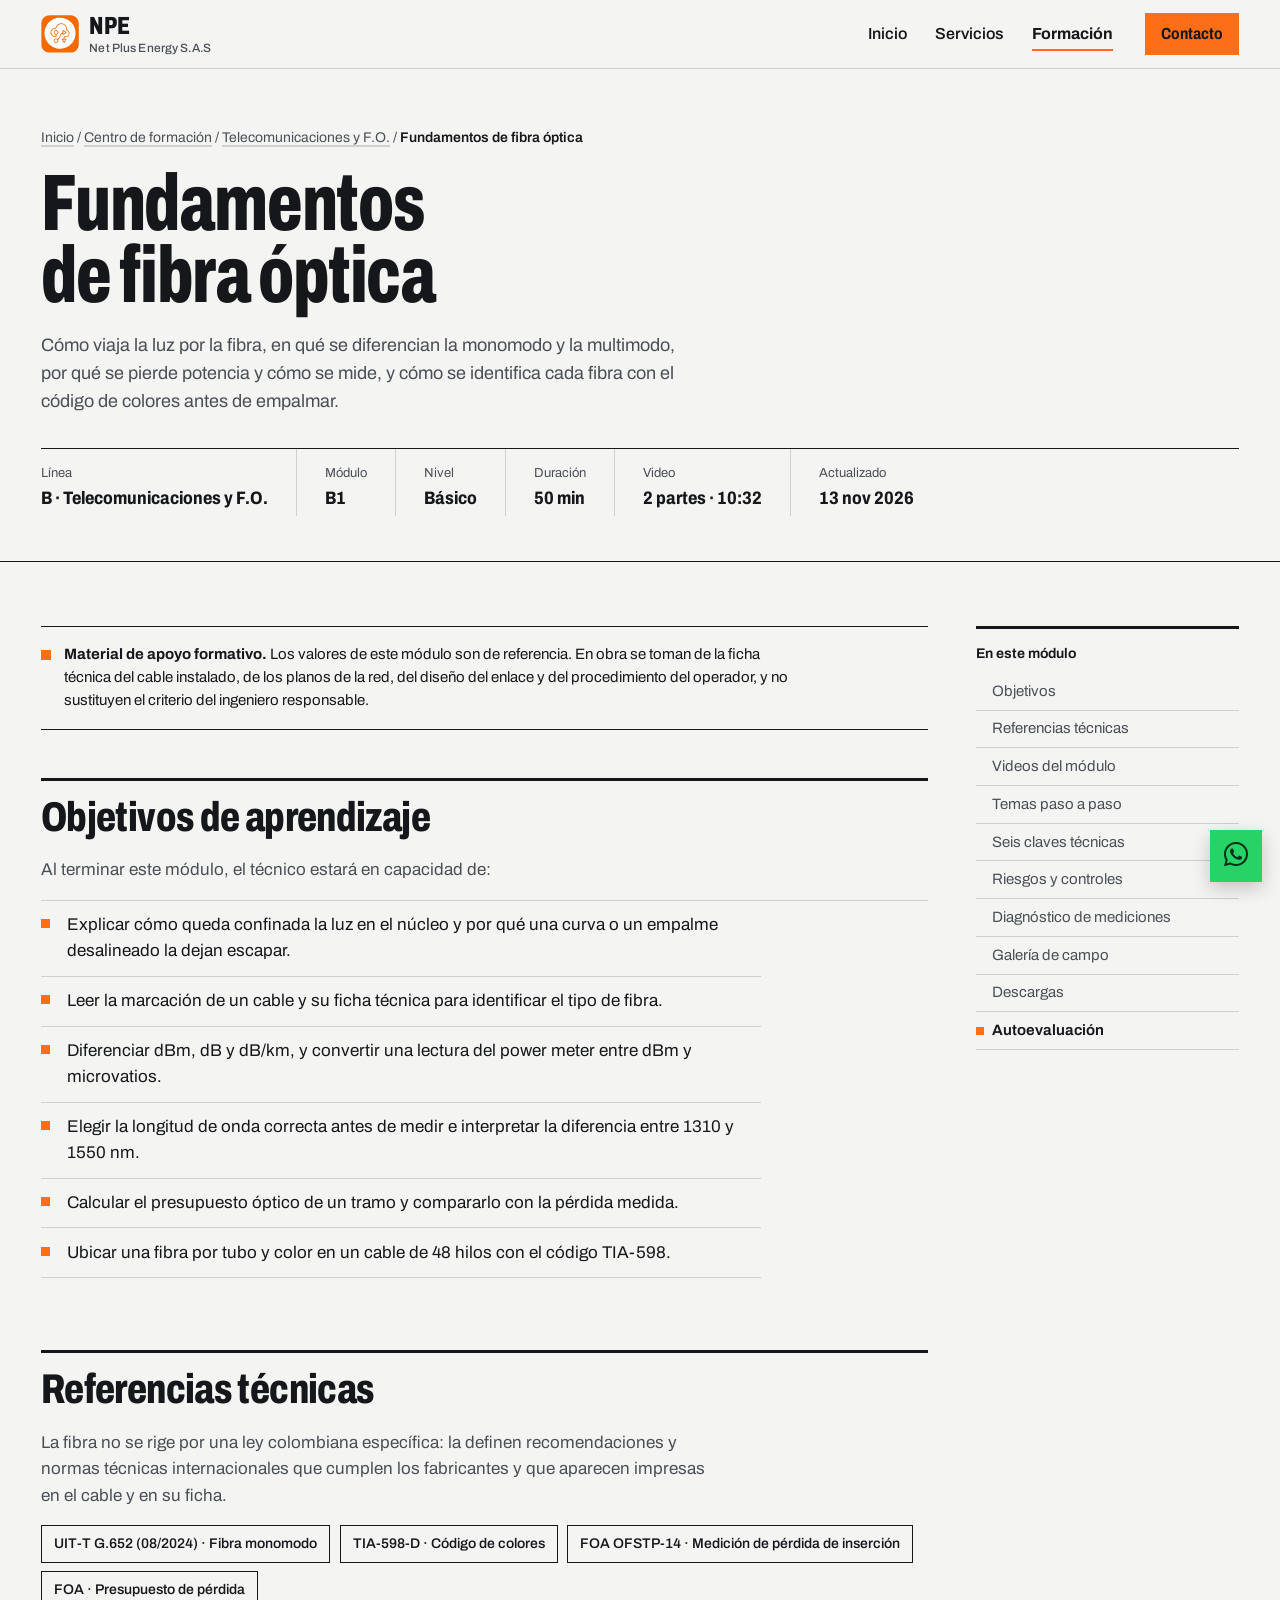
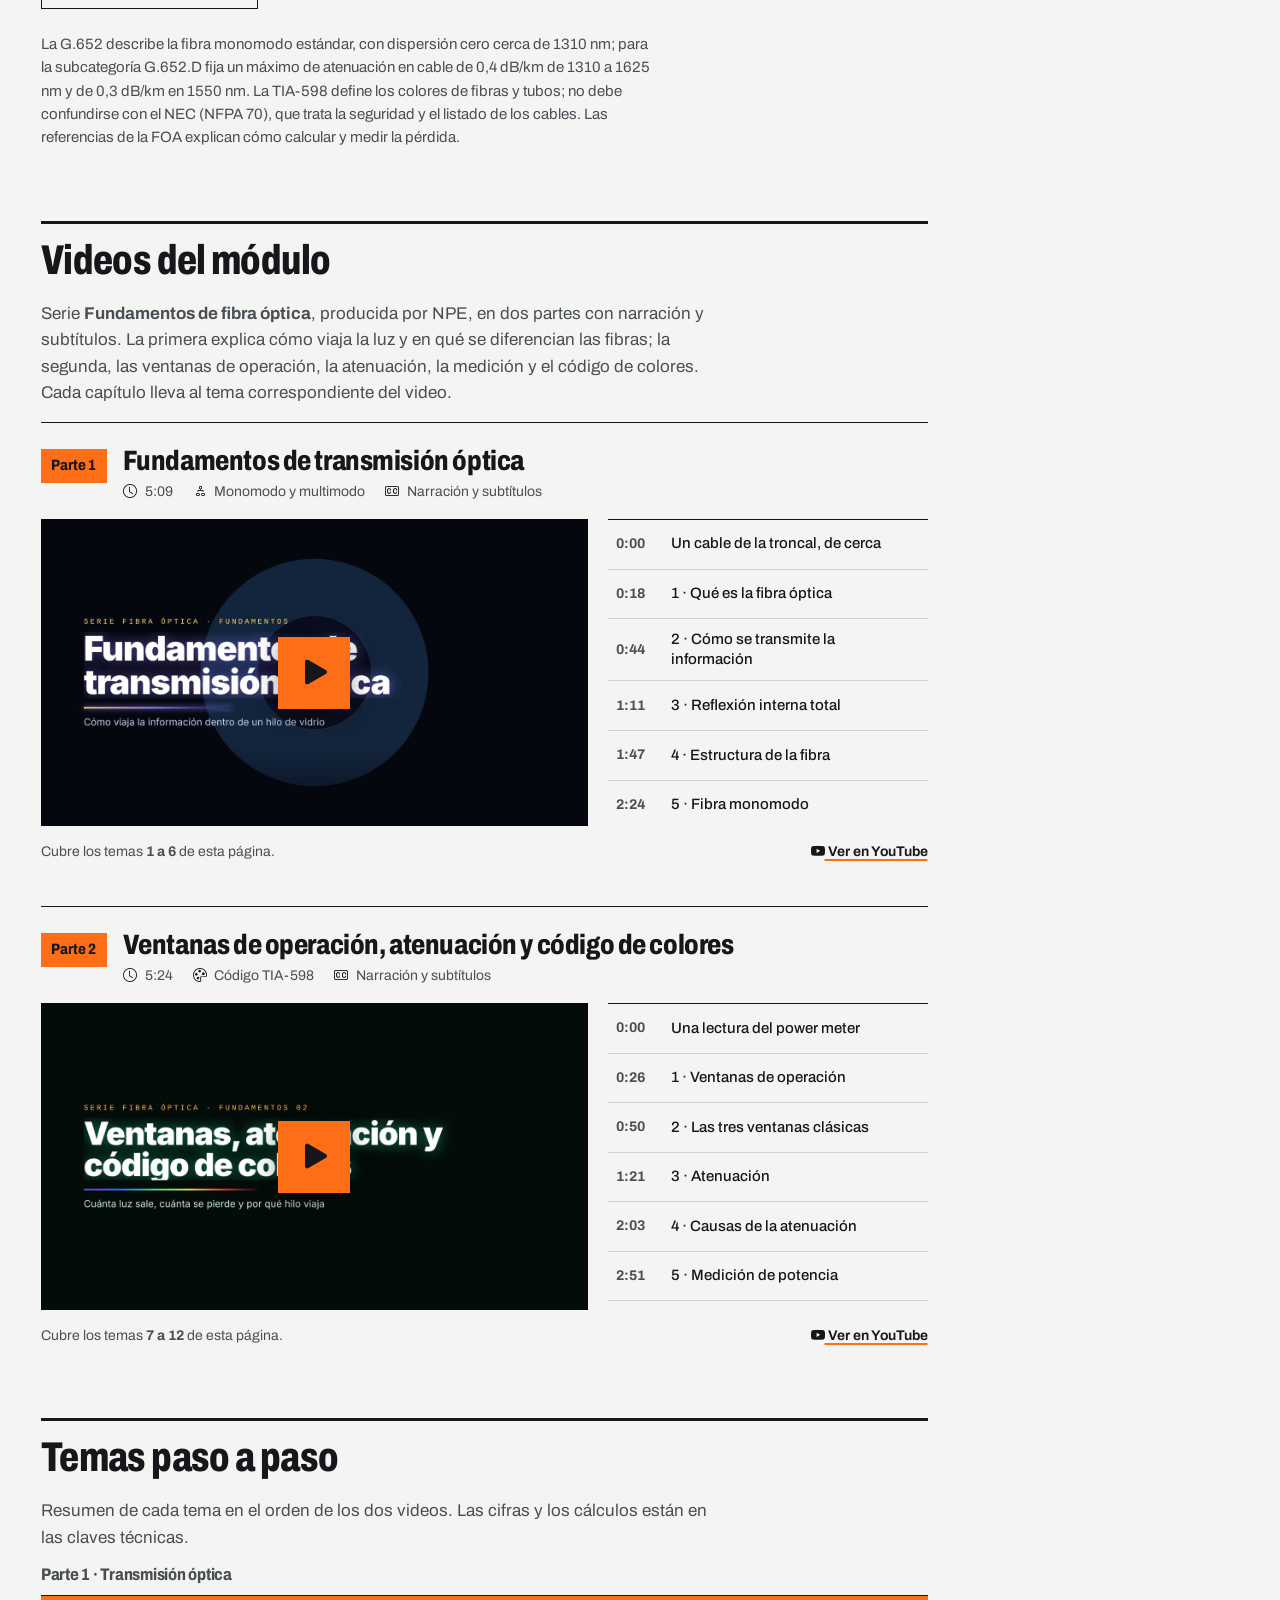
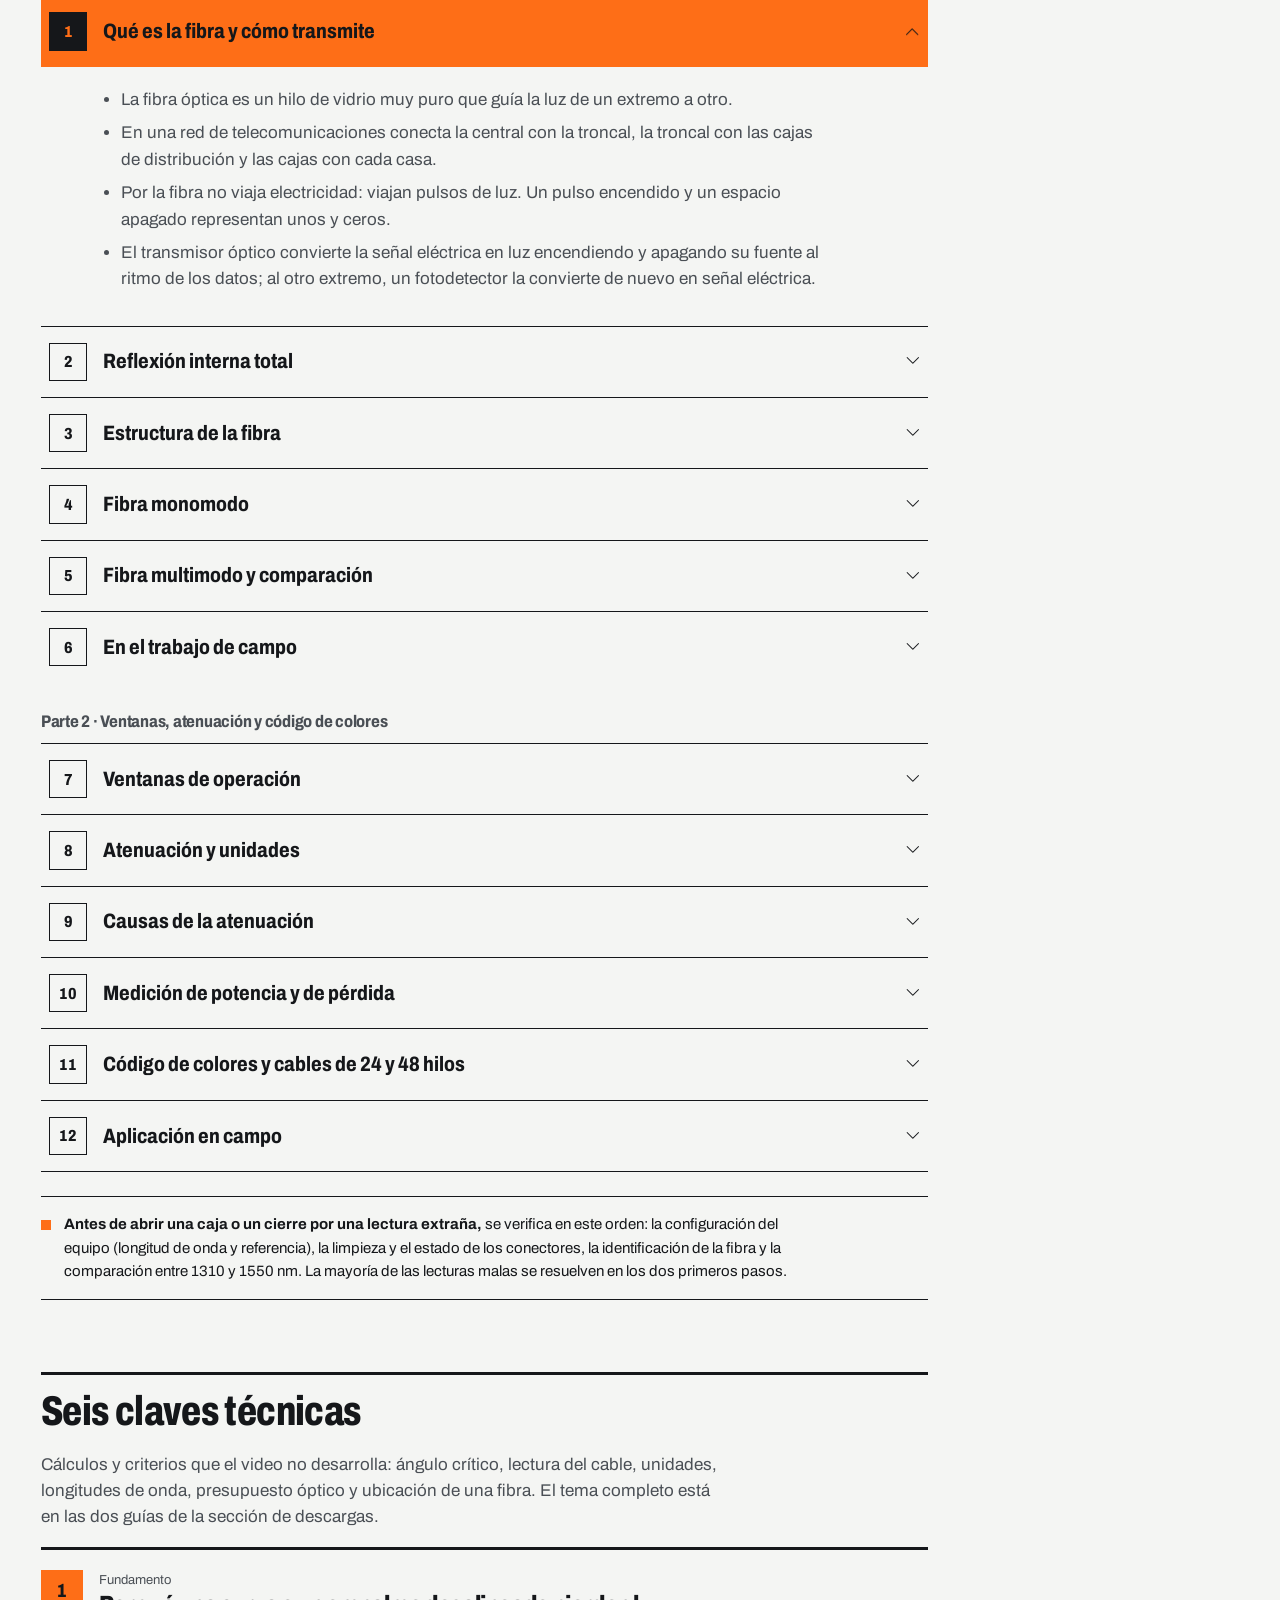
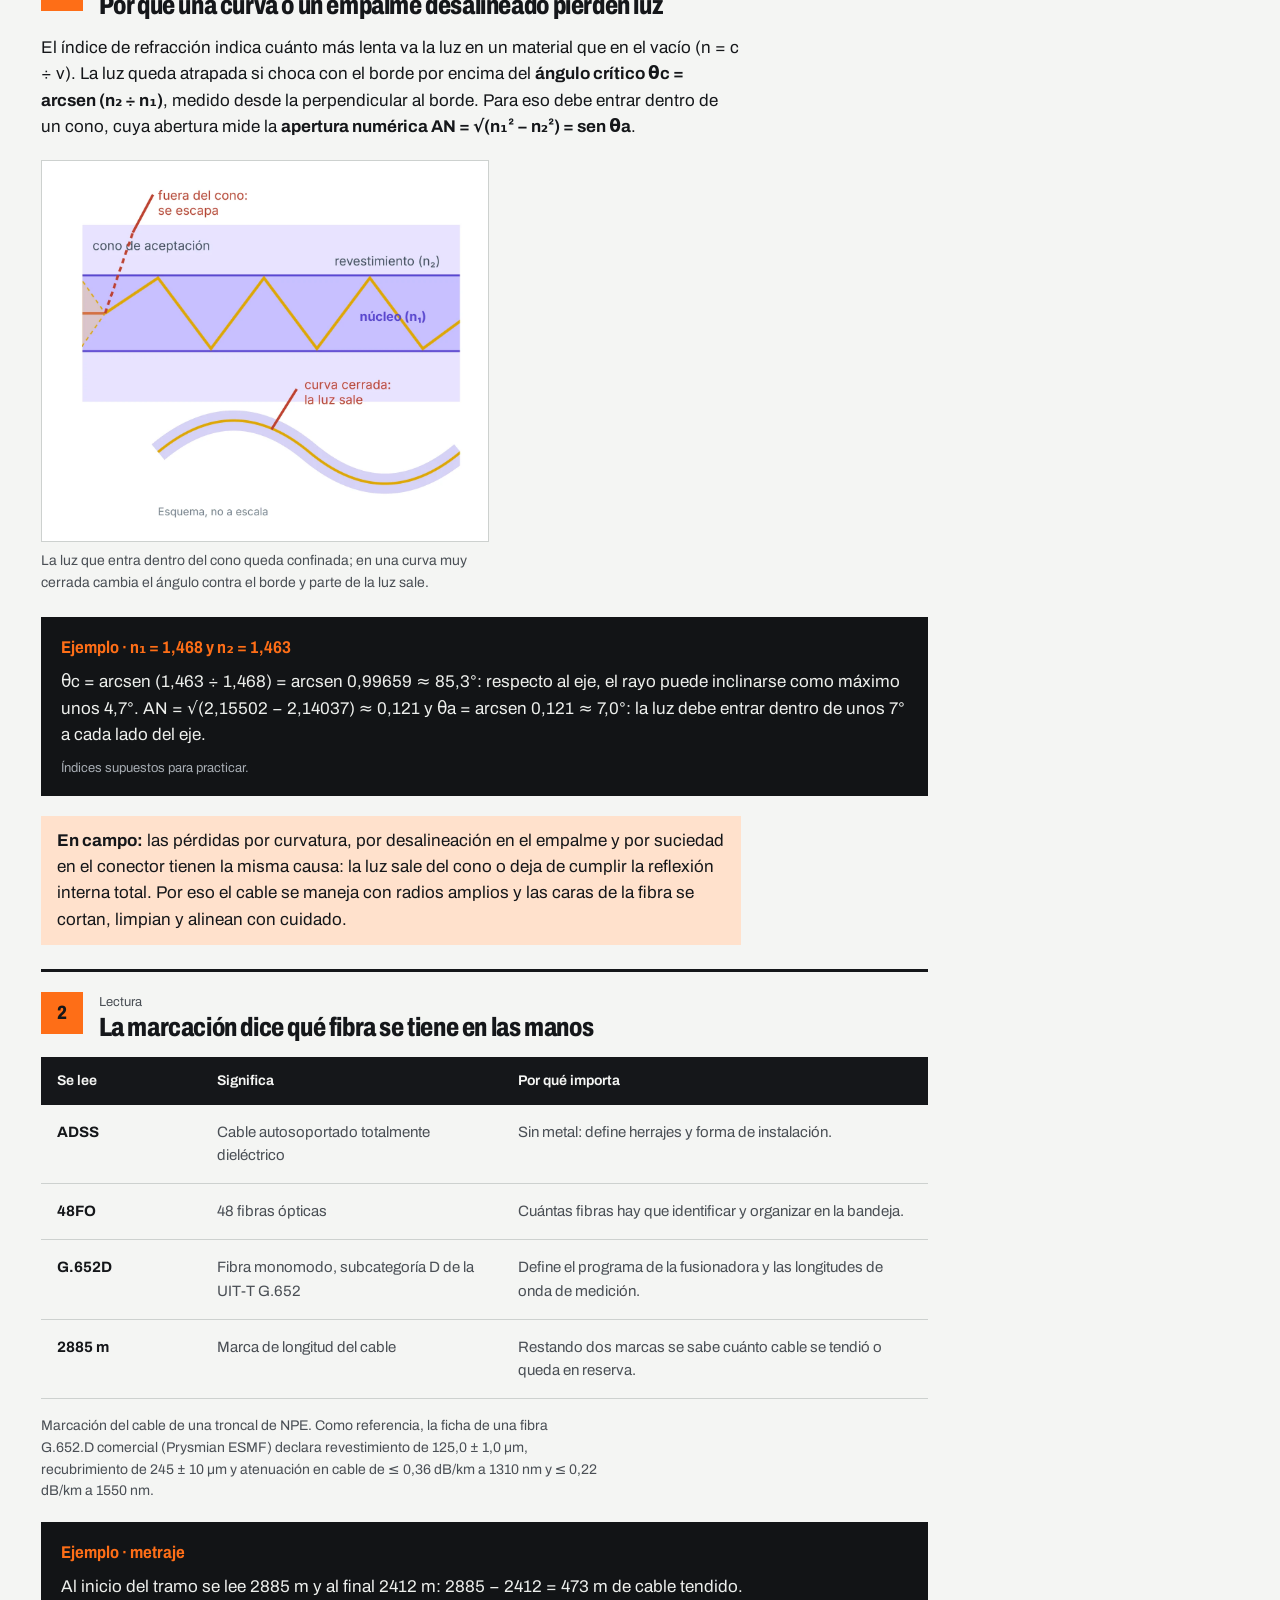
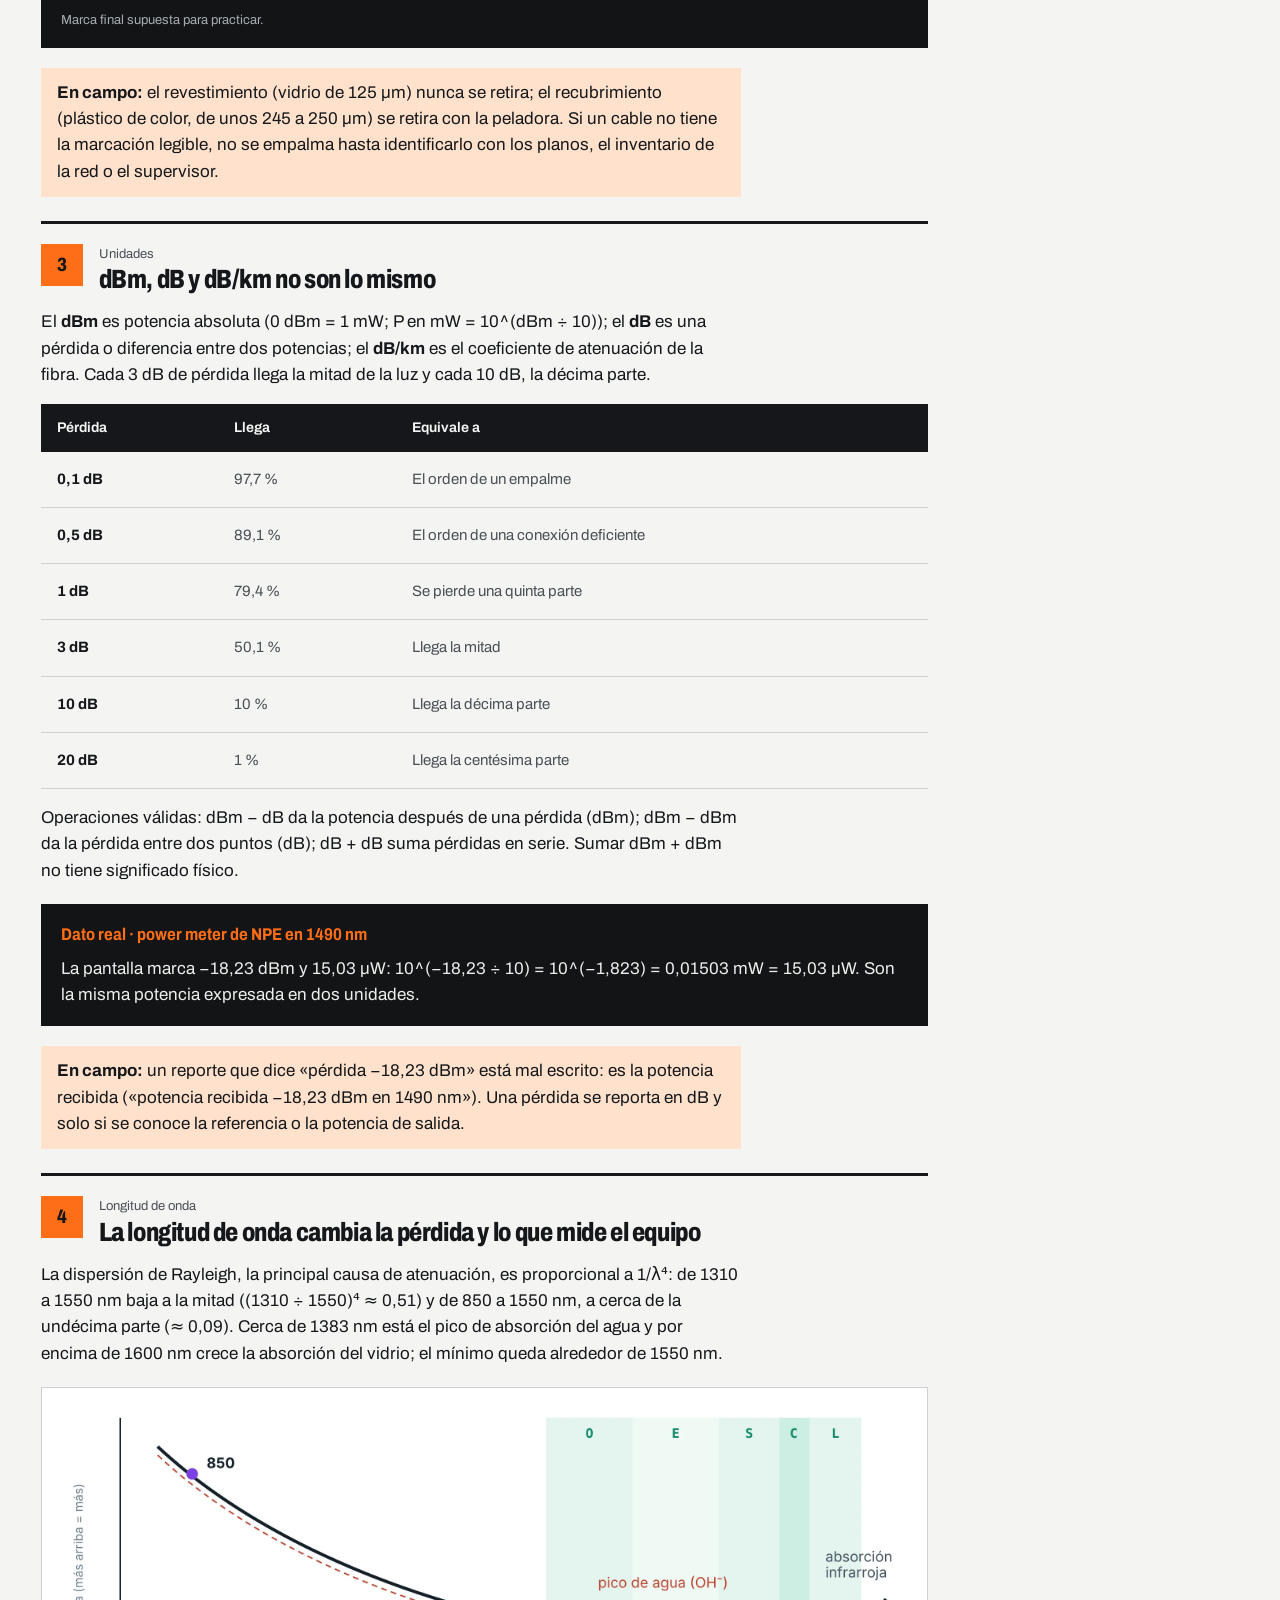
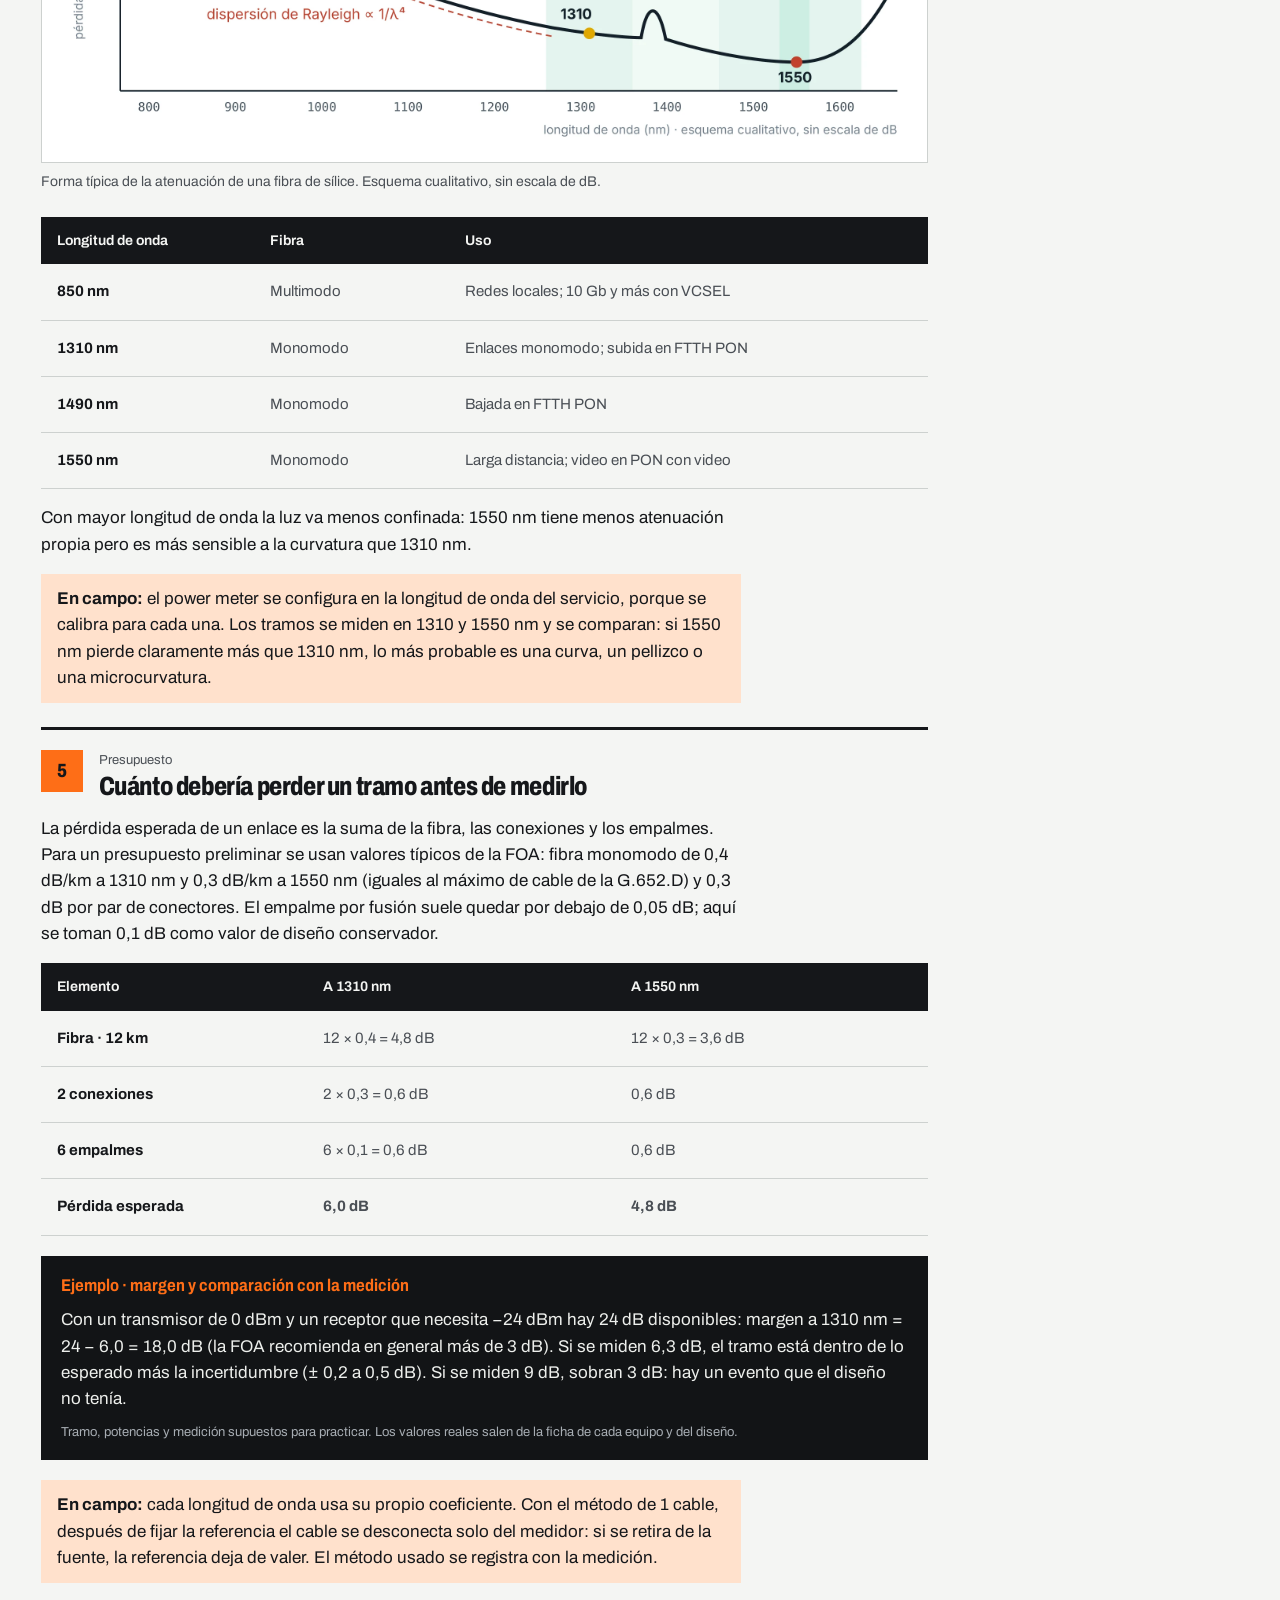
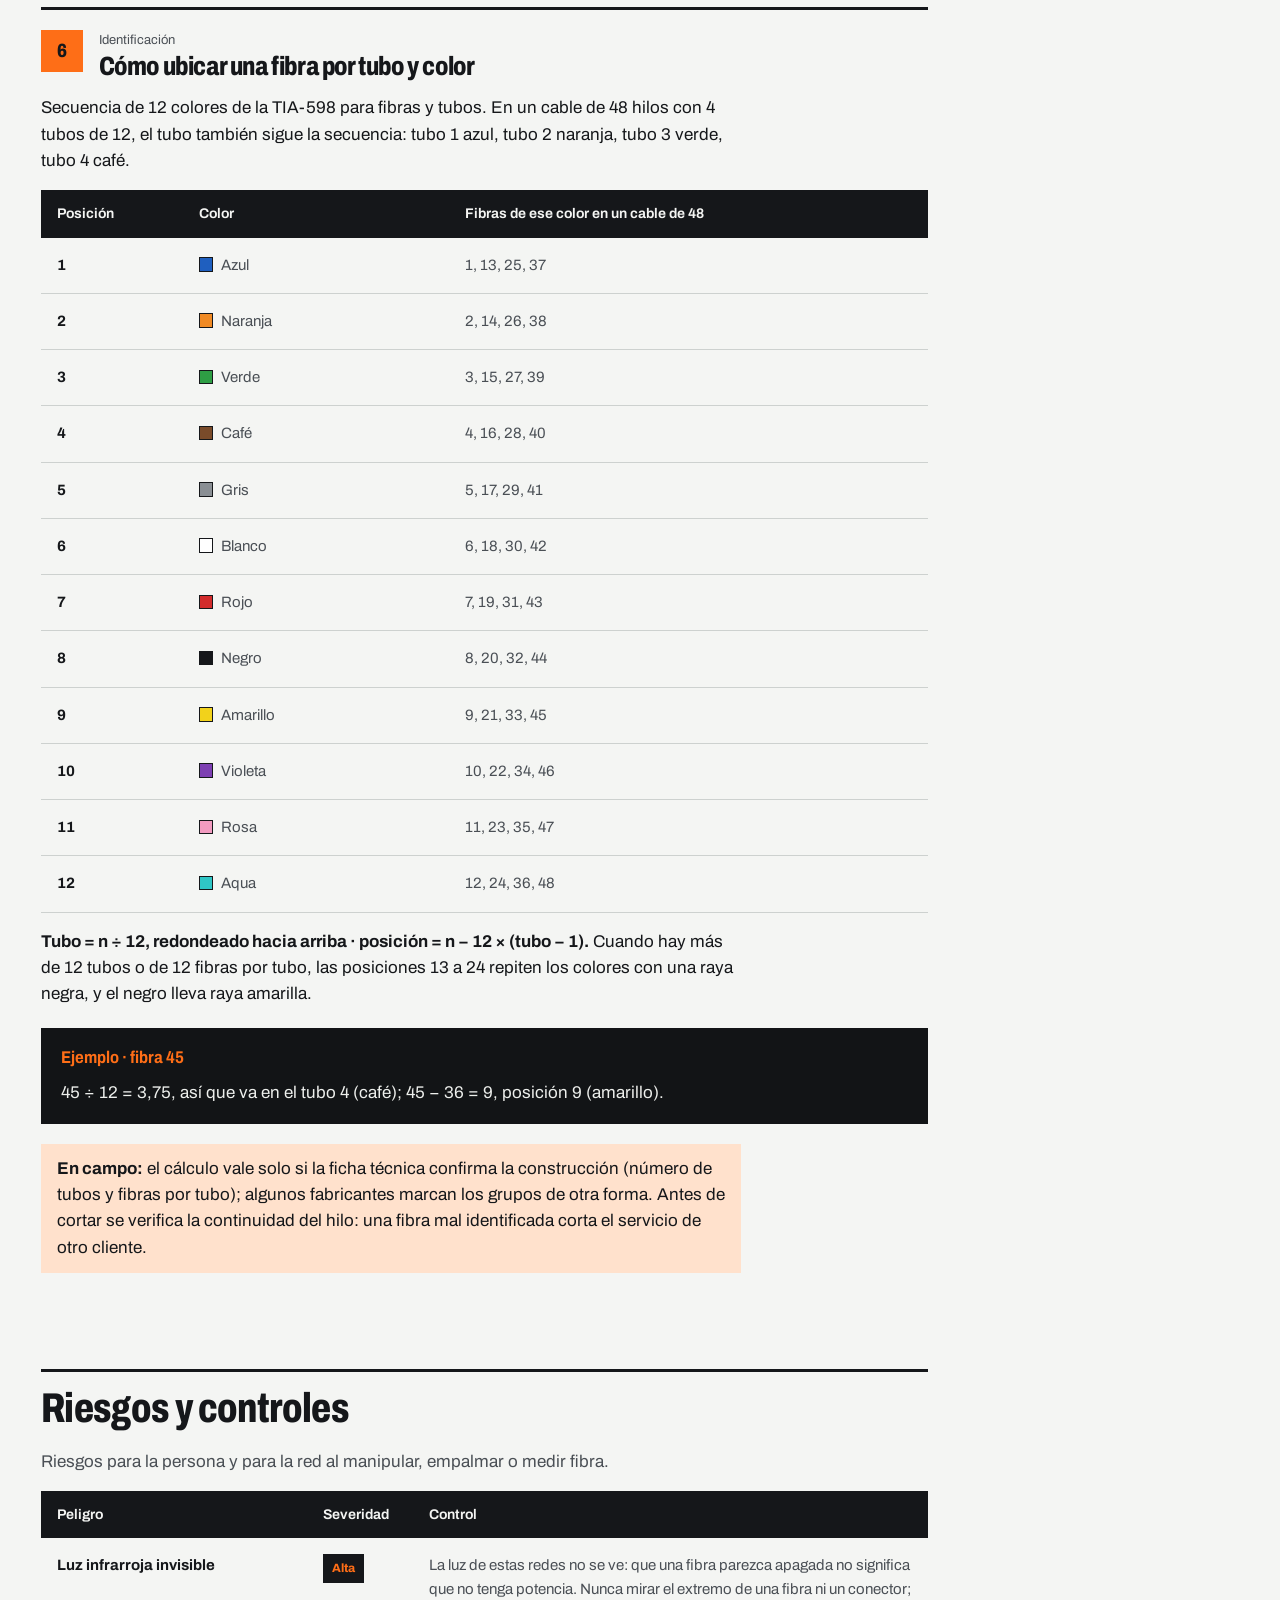
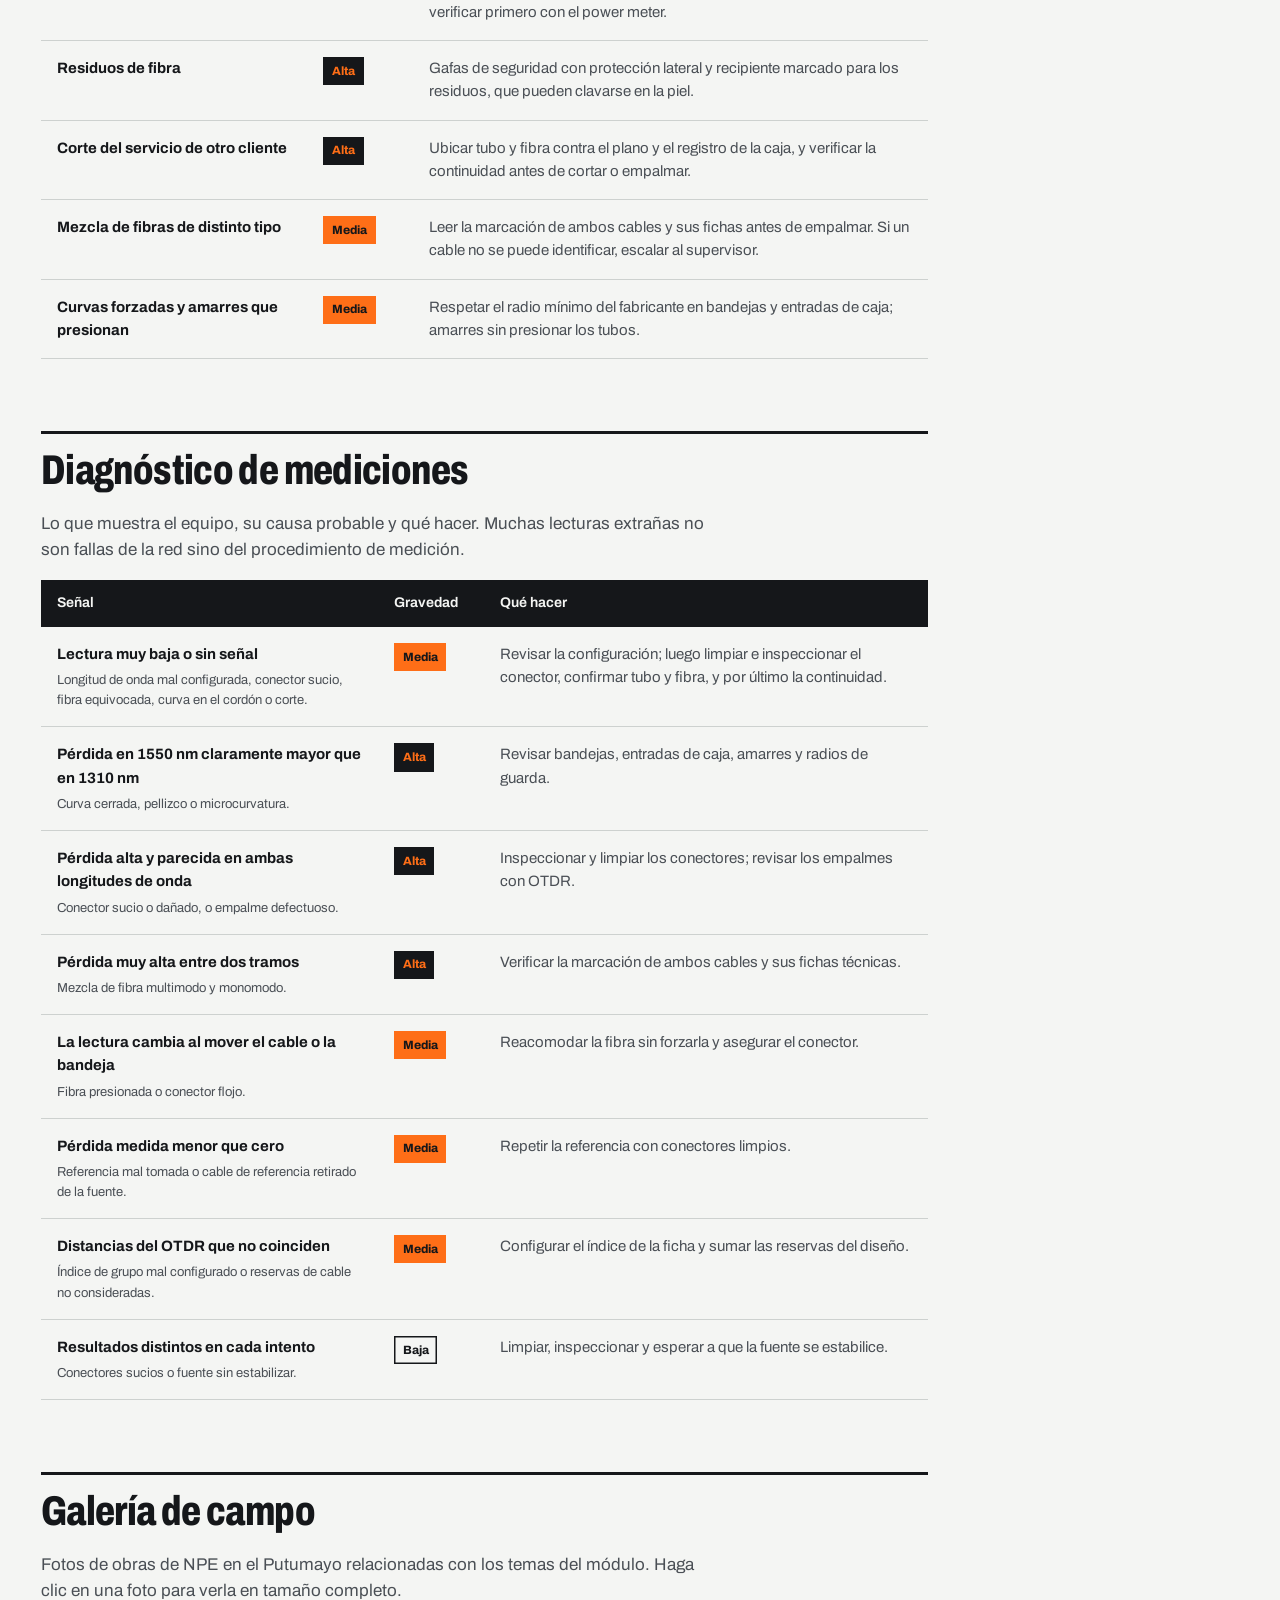
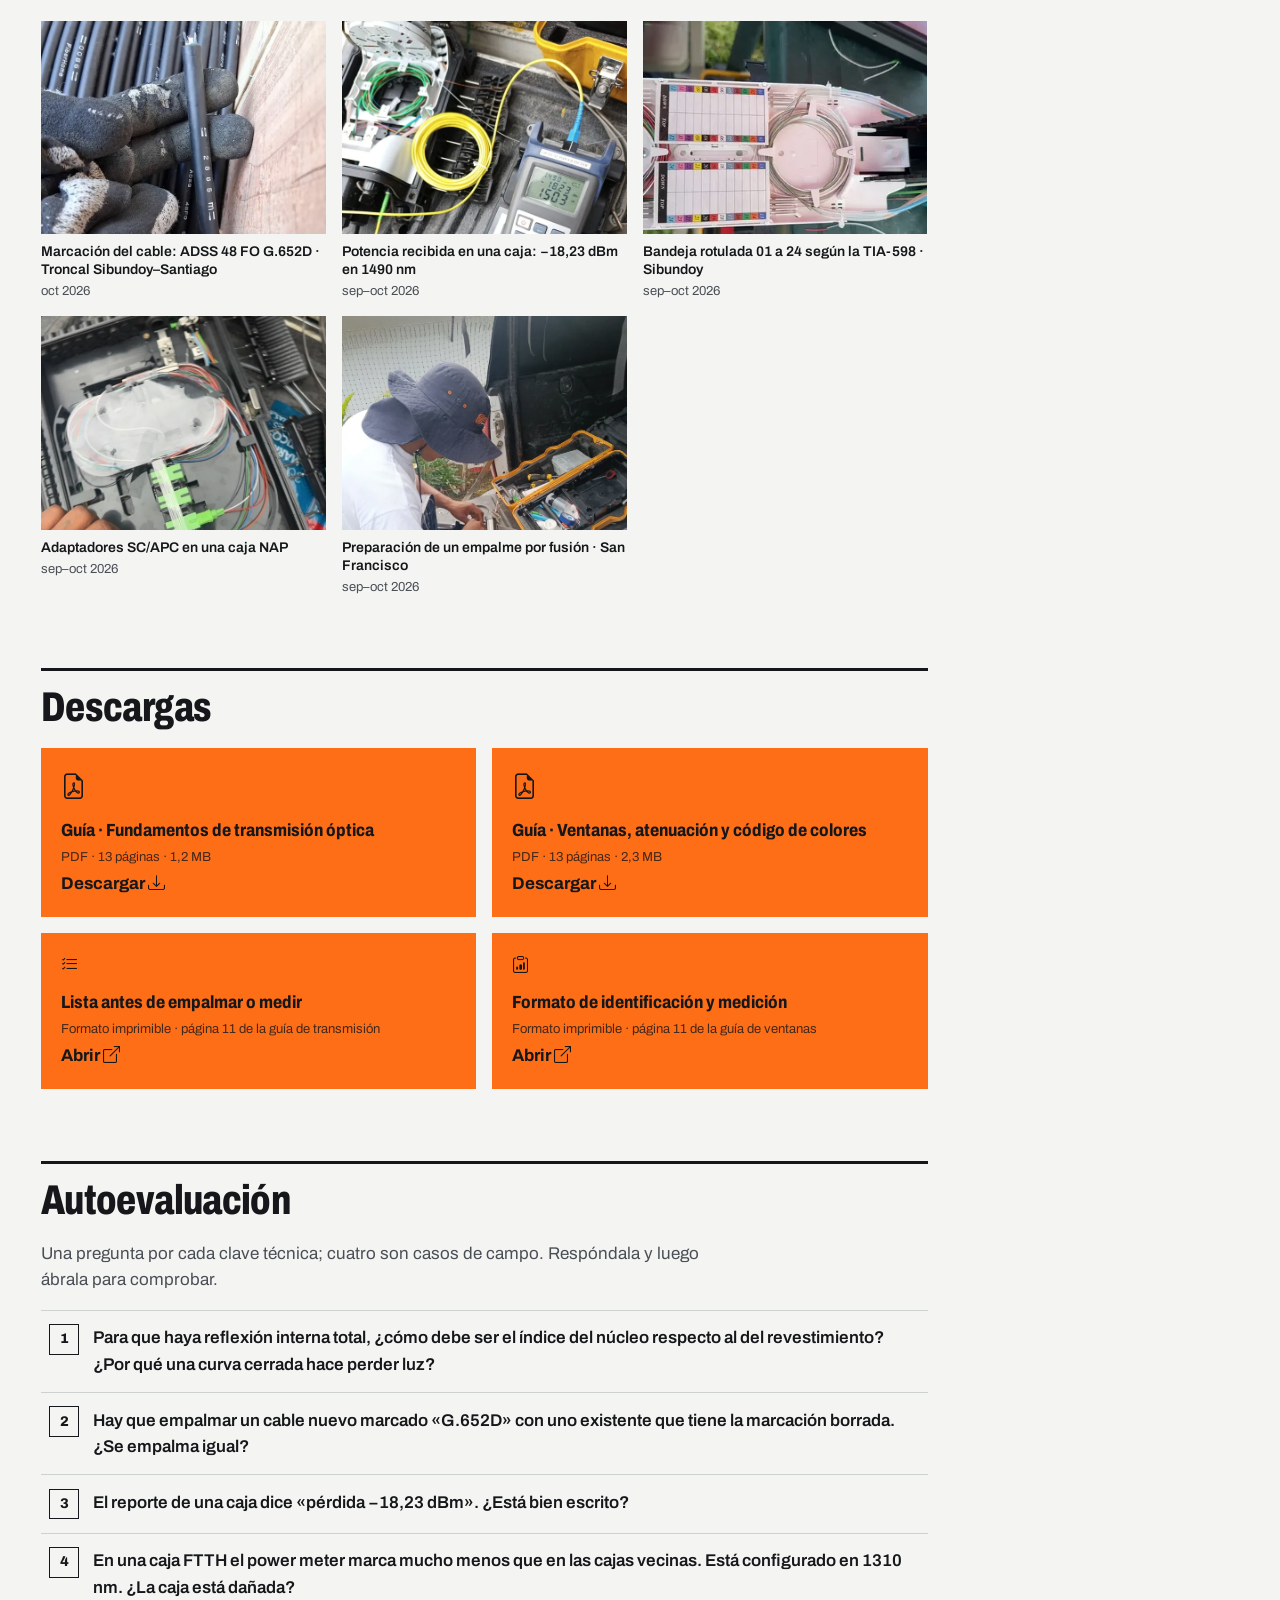
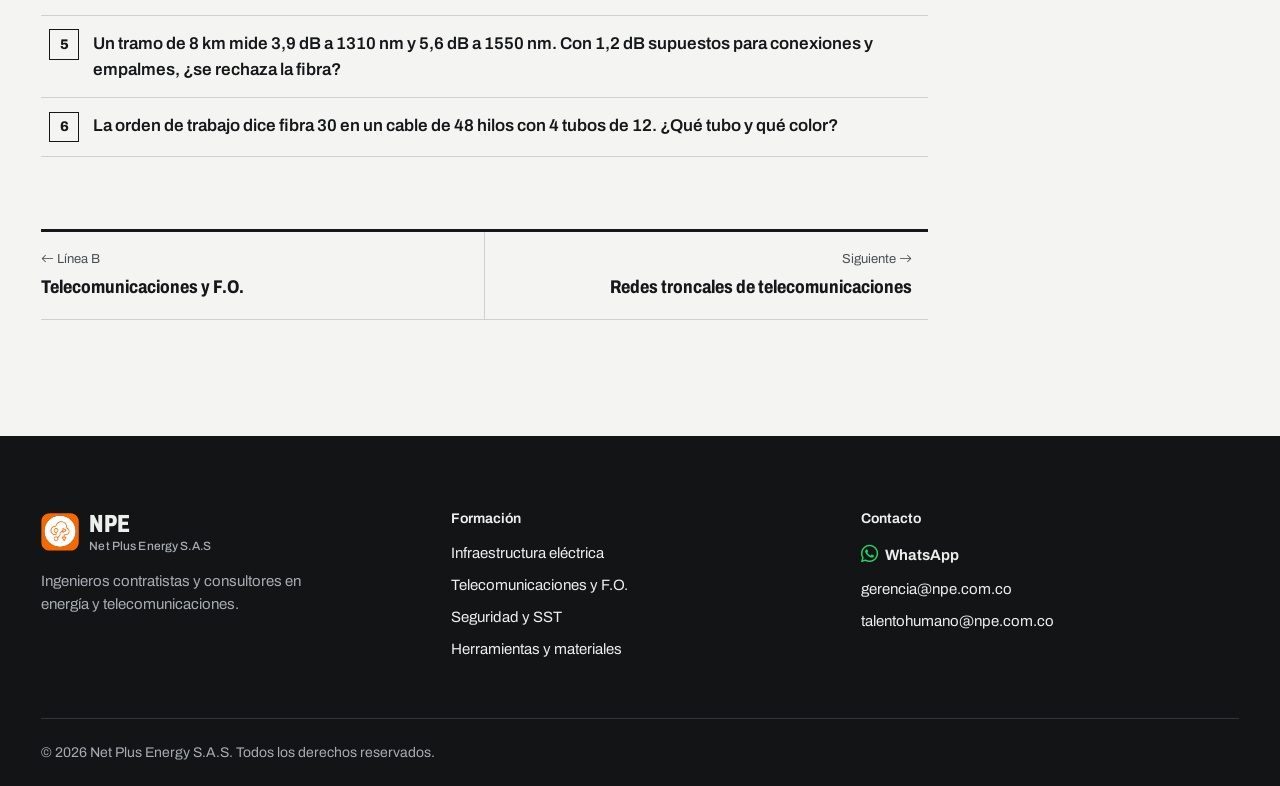
<file: formacion/fundamentos-fibra-optica.html>
<!DOCTYPE html>
<html lang="es-CO">
<head>
<meta charset="UTF-8">
<meta name="viewport" content="width=device-width, initial-scale=1">
<title>Fundamentos de fibra óptica | Centro de Formación NPE</title>
<meta name="description" content="Fundamentos de fibra óptica para técnicos: reflexión interna total, monomodo y multimodo, ventanas de operación, atenuación, dBm y dB, presupuesto óptico, medición de pérdida y código de colores TIA-598.">
<meta property="og:type" content="website">
<meta property="og:locale" content="es_CO">
<meta property="og:site_name" content="Net Plus Energy S.A.S">
<meta property="og:title" content="Fundamentos de fibra óptica | Centro de Formación NPE">
<meta property="og:description" content="Fundamentos de fibra óptica para técnicos: reflexión interna total, monomodo y multimodo, ventanas de operación, atenuación, dBm y dB, presupuesto óptico, medición de pérdida y código de colores TIA-598.">
<meta name="theme-color" content="#F4F5F3">
<link rel="icon" href="../img/logo-npe.svg" type="image/svg+xml">
<link rel="icon" href="../img/favicon-32.png" type="image/png" sizes="32x32">
<link rel="apple-touch-icon" href="../img/apple-touch-icon.png">
<link rel="manifest" href="../site.webmanifest">
<link rel="preload" href="../fonts/archivo-latin.woff2" as="font" type="font/woff2" crossorigin>

<link href="https://cdn.jsdelivr.net/npm/bootstrap@5.3.3/dist/css/bootstrap.min.css" rel="stylesheet" integrity="sha384-QWTKZyjpPEjISv5WaRU9OFeRpok6YctnYmDr5pNlyT2bRjXh0JMhjY6hW+ALEwIH" crossorigin="anonymous">
<link href="https://cdn.jsdelivr.net/npm/bootstrap-icons@1.11.3/font/bootstrap-icons.min.css" rel="stylesheet" integrity="sha384-XGjxtQfXaH2tnPFa9x+ruJTuLE3Aa6LhHSWRr1XeTyhezb4abCG4ccI5AkVDxqC+" crossorigin="anonymous">
<link href="../css/npe.css?v=20261110" rel="stylesheet">
</head>
<body>

<a class="saltar" href="#contenido">Saltar al contenido</a>

<header class="barra npe-nav">
  <div class="marco barra-int">
    <a class="marca" href="../index.html" aria-label="Net Plus Energy, inicio">
      <img src="../img/logo-npe.svg" alt="" width="38" height="38">
      <span class="marca-txt"><b>NPE</b><small>Net Plus Energy S.A.S</small></span>
    </a>
    <button class="barra-menu" type="button" data-bs-toggle="collapse" data-bs-target="#menuPrincipal"
            aria-controls="menuPrincipal" aria-expanded="false" aria-label="Abrir menú">
      <span>Menú</span><i class="bi bi-list" aria-hidden="true"></i>
    </button>
    <nav class="collapse barra-nav" id="menuPrincipal" aria-label="Principal">
      <ul>
        <li><a href="../index.html">Inicio</a></li>
        <li><a href="../index.html#servicios">Servicios</a></li>
        <li><a class="activo" href="../formacion.html">Formación</a></li>
      </ul>
      <a class="boton boton-sm" href="../index.html#contacto">Contacto</a>
    </nav>
  </div>
</header>

<!-- ======================= ENCABEZADO DEL MÓDULO ======================= -->
<header class="mod-hero">
  <div class="marco">
    <nav class="migas" aria-label="Ruta">
      <a href="../index.html">Inicio</a> /
      <a href="../formacion.html">Centro de formación</a> /
      <a href="../formacion.html?linea=B">Telecomunicaciones y F.O.</a> /
      <span aria-current="page">Fundamentos de fibra óptica</span>
    </nav>

    <h1>Fundamentos de fibra óptica</h1>
    <p class="entrada">
      Cómo viaja la luz por la fibra, en qué se diferencian la monomodo y la multimodo, por qué se pierde potencia
      y cómo se mide, y cómo se identifica cada fibra con el código de colores antes de empalmar.
    </p>

    <div class="mod-datos">
      <div class="mod-dato"><small>Línea</small><b>B · Telecomunicaciones y F.O.</b></div>
      <div class="mod-dato"><small>Módulo</small><b>B1</b></div>
      <div class="mod-dato"><small>Nivel</small><b>Básico</b></div>
      <div class="mod-dato"><small>Duración</small><b>50 min</b></div>
      <div class="mod-dato"><small>Video</small><b>2 partes · 10:32</b></div>
      <div class="mod-dato"><small>Actualizado</small><b>13 nov 2026</b></div>
    </div>
  </div>
</header>

<div class="container modulo-cuerpo">
  <div class="row g-5">

    <aside class="col-lg-3 order-lg-2">
      <nav class="indice-lateral" aria-label="En este módulo">
        <span class="indice-titulo">En este módulo</span>
        <a href="#objetivos">Objetivos</a>
        <a href="#normativa">Referencias técnicas</a>
        <a href="#video">Videos del módulo</a>
        <a href="#procedimiento">Temas paso a paso</a>
        <a href="#claves">Seis claves técnicas</a>
        <a href="#riesgos">Riesgos y controles</a>
        <a href="#diagnostico">Diagnóstico de mediciones</a>
        <a href="#galeria">Galería de campo</a>
        <a href="#descargas">Descargas</a>
        <a href="#evaluacion">Autoevaluación</a>
      </nav>
    </aside>

    <main class="col-lg-9 order-lg-1" id="contenido">

      <div class="aviso-validar mb-5">
        <p class="m-0"><b>Material de apoyo formativo.</b>
        Los valores de este módulo son de referencia. En obra se toman de la ficha técnica del cable instalado, de los
        planos de la red, del diseño del enlace y del procedimiento del operador, y no sustituyen el criterio del
        ingeniero responsable.</p>
      </div>

      <section class="bloque" id="objetivos">
        <h2>Objetivos de aprendizaje</h2>
        <p>Al terminar este módulo, el técnico estará en capacidad de:</p>
        <ul class="lista-check">
          <li>Explicar cómo queda confinada la luz en el núcleo y por qué una curva o un empalme desalineado la dejan escapar.</li>
          <li>Leer la marcación de un cable y su ficha técnica para identificar el tipo de fibra.</li>
          <li>Diferenciar dBm, dB y dB/km, y convertir una lectura del power meter entre dBm y microvatios.</li>
          <li>Elegir la longitud de onda correcta antes de medir e interpretar la diferencia entre 1310 y 1550 nm.</li>
          <li>Calcular el presupuesto óptico de un tramo y compararlo con la pérdida medida.</li>
          <li>Ubicar una fibra por tubo y color en un cable de 48 hilos con el código TIA-598.</li>
        </ul>
      </section>

      <section class="bloque" id="normativa">
        <h2>Referencias técnicas</h2>
        <p>
          La fibra no se rige por una ley colombiana específica: la definen recomendaciones y normas técnicas internacionales
          que cumplen los fabricantes y que aparecen impresas en el cable y en su ficha.
        </p>
        <div>
          <span class="chip-norma">UIT-T G.652 (08/2024) · Fibra monomodo</span>
          <span class="chip-norma">TIA-598-D · Código de colores</span>
          <span class="chip-norma">FOA OFSTP-14 · Medición de pérdida de inserción</span>
          <span class="chip-norma">FOA · Presupuesto de pérdida</span>
        </div>
        <p class="mt-3 texto-secundario" style="font-size:.9375rem">
          La G.652 describe la fibra monomodo estándar, con dispersión cero cerca de 1310 nm; para la subcategoría G.652.D fija un máximo
          de atenuación en cable de 0,4 dB/km de 1310 a 1625 nm y de 0,3 dB/km en 1550 nm. La TIA-598 define los colores de fibras y tubos;
          no debe confundirse con el NEC (NFPA 70), que trata la seguridad y el listado de los cables. Las referencias de la FOA explican
          cómo calcular y medir la pérdida.
        </p>
      </section>

      <section class="bloque" id="video">
        <h2>Videos del módulo</h2>
        <p>
          Serie <strong>Fundamentos de fibra óptica</strong>, producida por NPE, en dos partes con narración y subtítulos.
          La primera explica cómo viaja la luz y en qué se diferencian las fibras; la segunda, las ventanas de operación,
          la atenuación, la medición y el código de colores. Cada capítulo lleva al tema correspondiente del video.
        </p>

        <article class="video-parte">
          <div class="video-cab">
            <span class="video-num">Parte 1</span>
            <div>
              <h3>Fundamentos de transmisión óptica</h3>
              <p class="video-meta">
                <span><i class="bi bi-clock" aria-hidden="true"></i> 5:09</span>
                <span><i class="bi bi-diagram-2" aria-hidden="true"></i> Monomodo y multimodo</span>
                <span><i class="bi bi-badge-cc" aria-hidden="true"></i> Narración y subtítulos</span>
              </p>
            </div>
          </div>

          <div class="video-caja">
            <a class="yt" id="videoParte1" data-yt="81-bBM4_WWo" data-titulo="Parte 1 · Fundamentos de transmisión óptica"
               href="https://www.youtube.com/watch?v=81-bBM4_WWo" target="_blank" rel="noopener">
              <img src="../img/poster-fundamentos-p1.jpg" alt="" width="1280" height="720" loading="lazy" decoding="async">
              <span class="yt-play" aria-hidden="true"><i class="bi bi-play-fill"></i></span>
              <span class="visually-hidden">Reproducir video: Parte 1 · Fundamentos de transmisión óptica</span>
            </a>
          </div>

          <div class="capitulos" data-video="videoParte1">
            <button type="button" class="capitulo" data-t="0"><span>0:00</span> Un cable de la troncal, de cerca</button>
            <button type="button" class="capitulo" data-t="18"><span>0:18</span> 1 · Qué es la fibra óptica</button>
            <button type="button" class="capitulo" data-t="44"><span>0:44</span> 2 · Cómo se transmite la información</button>
            <button type="button" class="capitulo" data-t="71"><span>1:11</span> 3 · Reflexión interna total</button>
            <button type="button" class="capitulo" data-t="107"><span>1:47</span> 4 · Estructura de la fibra</button>
            <button type="button" class="capitulo" data-t="144"><span>2:24</span> 5 · Fibra monomodo</button>
            <button type="button" class="capitulo" data-t="185"><span>3:05</span> 6 · Fibra multimodo</button>
            <button type="button" class="capitulo" data-t="219"><span>3:39</span> 7 · Monomodo y multimodo</button>
            <button type="button" class="capitulo" data-t="242"><span>4:02</span> 8 · En el trabajo de campo</button>
            <button type="button" class="capitulo" data-t="281"><span>4:41</span> 9 · Mito o realidad</button>
          </div>

          <p class="video-pie">
            <span>Cubre los temas <strong>1 a 6</strong> de esta página.</span>
            <a href="https://youtu.be/81-bBM4_WWo" target="_blank" rel="noopener">
              <i class="bi bi-youtube" aria-hidden="true"></i> Ver en YouTube<span class="visually-hidden"> (se abre en otra pestaña)</span></a>
          </p>
        </article>

        <article class="video-parte">
          <div class="video-cab">
            <span class="video-num">Parte 2</span>
            <div>
              <h3>Ventanas de operación, atenuación y código de colores</h3>
              <p class="video-meta">
                <span><i class="bi bi-clock" aria-hidden="true"></i> 5:24</span>
                <span><i class="bi bi-palette" aria-hidden="true"></i> Código TIA-598</span>
                <span><i class="bi bi-badge-cc" aria-hidden="true"></i> Narración y subtítulos</span>
              </p>
            </div>
          </div>

          <div class="video-caja">
            <a class="yt" id="videoParte2" data-yt="KvoAUNVkZl8" data-titulo="Parte 2 · Ventanas de operación, atenuación y código de colores"
               href="https://www.youtube.com/watch?v=KvoAUNVkZl8" target="_blank" rel="noopener">
              <img src="../img/poster-fundamentos-p2.jpg" alt="" width="1280" height="720" loading="lazy" decoding="async">
              <span class="yt-play" aria-hidden="true"><i class="bi bi-play-fill"></i></span>
              <span class="visually-hidden">Reproducir video: Parte 2 · Ventanas de operación, atenuación y código de colores</span>
            </a>
          </div>

          <div class="capitulos" data-video="videoParte2">
            <button type="button" class="capitulo" data-t="0"><span>0:00</span> Una lectura del power meter</button>
            <button type="button" class="capitulo" data-t="26"><span>0:26</span> 1 · Ventanas de operación</button>
            <button type="button" class="capitulo" data-t="50"><span>0:50</span> 2 · Las tres ventanas clásicas</button>
            <button type="button" class="capitulo" data-t="81"><span>1:21</span> 3 · Atenuación</button>
            <button type="button" class="capitulo" data-t="123"><span>2:03</span> 4 · Causas de la atenuación</button>
            <button type="button" class="capitulo" data-t="171"><span>2:51</span> 5 · Medición de potencia</button>
            <button type="button" class="capitulo" data-t="200"><span>3:20</span> 6 · Código de colores TIA-598</button>
            <button type="button" class="capitulo" data-t="230"><span>3:50</span> 7 · Cables de 24 y 48 hilos</button>
            <button type="button" class="capitulo" data-t="270"><span>4:30</span> 8 · Aplicación en campo</button>
            <button type="button" class="capitulo" data-t="298"><span>4:58</span> 9 · Reto de identificación</button>
          </div>

          <p class="video-pie">
            <span>Cubre los temas <strong>7 a 12</strong> de esta página.</span>
            <a href="https://youtu.be/KvoAUNVkZl8" target="_blank" rel="noopener">
              <i class="bi bi-youtube" aria-hidden="true"></i> Ver en YouTube<span class="visually-hidden"> (se abre en otra pestaña)</span></a>
          </p>
        </article>
      </section>

      <section class="bloque" id="procedimiento">
        <h2>Temas paso a paso</h2>
        <p>Resumen de cada tema en el orden de los dos videos. Las cifras y los cálculos están en las claves técnicas.</p>

        <div class="accordion" id="pasos">
          <h3 class="fase">Parte 1 · Transmisión óptica</h3>

          <div class="paso">
            <button type="button" class="paso-btn" data-bs-toggle="collapse" data-bs-target="#p1" aria-expanded="true" aria-controls="p1">
              <span class="paso-num">1</span> Qué es la fibra y cómo transmite
              <i class="bi bi-chevron-down" aria-hidden="true"></i>
            </button>
            <div id="p1" class="collapse show" data-bs-parent="#pasos">
              <div class="paso-cuerpo">
                <ul>
                  <li>La fibra óptica es un hilo de vidrio muy puro que guía la luz de un extremo a otro.</li>
                  <li>En una red de telecomunicaciones conecta la central con la troncal, la troncal con las cajas de distribución y las cajas con cada casa.</li>
                  <li>Por la fibra no viaja electricidad: viajan pulsos de luz. Un pulso encendido y un espacio apagado representan unos y ceros.</li>
                  <li>El transmisor óptico convierte la señal eléctrica en luz encendiendo y apagando su fuente al ritmo de los datos; al otro extremo, un fotodetector la convierte de nuevo en señal eléctrica.</li>
                </ul>
              </div>
            </div>
          </div>
          <div class="paso">
            <button type="button" class="paso-btn collapsed" data-bs-toggle="collapse" data-bs-target="#p2" aria-expanded="false" aria-controls="p2">
              <span class="paso-num">2</span> Reflexión interna total
              <i class="bi bi-chevron-down" aria-hidden="true"></i>
            </button>
            <div id="p2" class="collapse" data-bs-parent="#pasos">
              <div class="paso-cuerpo">
                <ul>
                  <li>El núcleo tiene un índice de refracción mayor que el revestimiento que lo rodea.</li>
                  <li>Si la luz llega al borde casi de frente, se refracta y se pierde hacia afuera. Si llega rasante, con un ángulo mayor que el <strong>ángulo crítico</strong>, no puede salir: se refleja por completo y vuelve al núcleo.</li>
                  <li>No es un espejo: no hay una capa metálica. Es el límite entre dos vidrios de índices distintos el que atrapa la luz.</li>
                </ul>
              </div>
            </div>
          </div>
          <div class="paso">
            <button type="button" class="paso-btn collapsed" data-bs-toggle="collapse" data-bs-target="#p3" aria-expanded="false" aria-controls="p3">
              <span class="paso-num">3</span> Estructura de la fibra
              <i class="bi bi-chevron-down" aria-hidden="true"></i>
            </button>
            <div id="p3" class="collapse" data-bs-parent="#pasos">
              <div class="paso-cuerpo">
                <ul>
                  <li>En el centro está el <strong>núcleo</strong>, por donde viaja la luz (unos 9 µm en monomodo).</li>
                  <li>Lo rodea el <strong>revestimiento</strong>, también de vidrio, que confina la luz. En la mayoría de las fibras mide 125 µm.</li>
                  <li>Encima va el <strong>recubrimiento</strong> primario, una capa plástica de color que protege el vidrio de golpes y humedad. Es el color que se ve en las bandejas.</li>
                  <li>Revestimiento y recubrimiento no son la misma capa: el revestimiento es vidrio y guía la luz; el recubrimiento es plástico y protege.</li>
                  <li>Después vienen los elementos de protección del cable, como tubos, elementos de tracción y cubierta, según el diseño de cada cable.</li>
                </ul>
              </div>
            </div>
          </div>
          <div class="paso">
            <button type="button" class="paso-btn collapsed" data-bs-toggle="collapse" data-bs-target="#p4" aria-expanded="false" aria-controls="p4">
              <span class="paso-num">4</span> Fibra monomodo
              <i class="bi bi-chevron-down" aria-hidden="true"></i>
            </button>
            <div id="p4" class="collapse" data-bs-parent="#pasos">
              <div class="paso-cuerpo">
                <ul>
                  <li>El núcleo es tan estrecho que la luz solo puede seguir un camino: el modo fundamental.</li>
                  <li>La luz ocupa el núcleo y una pequeña parte del revestimiento; por eso se habla de <strong>diámetro de campo modal</strong> (en una ficha G.652.D, 9,2 ± 0,4 µm a 1310 nm).</li>
                  <li>Trabaja con fuentes láser, en las ventanas de 1310 y 1550 nm.</li>
                  <li>La recomendación UIT-T G.652 describe la fibra monomodo estándar. Es la que dice la marcación del cable de la troncal de NPE y la que se usa en redes troncales y FTTH, donde la bajada viaja en 1490 nm.</li>
                </ul>
              </div>
            </div>
          </div>
          <div class="paso">
            <button type="button" class="paso-btn collapsed" data-bs-toggle="collapse" data-bs-target="#p5" aria-expanded="false" aria-controls="p5">
              <span class="paso-num">5</span> Fibra multimodo y comparación
              <i class="bi bi-chevron-down" aria-hidden="true"></i>
            </button>
            <div id="p5" class="collapse" data-bs-parent="#pasos">
              <div class="paso-cuerpo">
                <ul>
                  <li>La multimodo tiene un núcleo más grande, de 50 o 62,5 µm, y la luz sigue muchos caminos a la vez, llamados modos.</li>
                  <li>Unos caminos son más largos que otros y las partes de un mismo pulso llegan en momentos distintos: el pulso se ensancha. Es la <strong>dispersión modal</strong>, y es lo que limita la distancia. Las fibras de índice gradual reducen ese efecto.</li>
                  <li>Se usa en distancias cortas, como redes locales y centros de datos, con fuentes LED o láser VCSEL de 850 nm.</li>
                  <li>Ninguna es mejor que la otra: la monomodo sirve para troncales, FTTH y larga distancia; la multimodo, para enlaces cortos.</li>
                </ul>
              </div>
            </div>
          </div>
          <div class="paso">
            <button type="button" class="paso-btn collapsed" data-bs-toggle="collapse" data-bs-target="#p6" aria-expanded="false" aria-controls="p6">
              <span class="paso-num">6</span> En el trabajo de campo
              <i class="bi bi-chevron-down" aria-hidden="true"></i>
            </button>
            <div id="p6" class="collapse" data-bs-parent="#pasos">
              <div class="paso-cuerpo">
                <ul>
                  <li>Antes de instalar, empalmar o medir hay que saber qué fibra se tiene en las manos: la marcación del cable indica el número de fibras y el tipo.</li>
                  <li>En la bandeja, cada fibra se identifica por el color de su recubrimiento.</li>
                  <li>La fusionadora se configura según el tipo de fibra y el medidor, en la longitud de onda correcta.</li>
                  <li>Mezclar fibras multimodo y monomodo en un mismo enlace produce pérdidas grandes.</li>
                  <li>La luz de estas redes es infrarroja: el ojo no la ve. Nunca se mira el extremo de una fibra; primero se mide con el power meter.</li>
                </ul>
              </div>
            </div>
          </div>
          <h3 class="fase">Parte 2 · Ventanas, atenuación y código de colores</h3>

          <div class="paso">
            <button type="button" class="paso-btn collapsed" data-bs-toggle="collapse" data-bs-target="#p7" aria-expanded="false" aria-controls="p7">
              <span class="paso-num">7</span> Ventanas de operación
              <i class="bi bi-chevron-down" aria-hidden="true"></i>
            </button>
            <div id="p7" class="collapse" data-bs-parent="#pasos">
              <div class="paso-cuerpo">
                <ul>
                  <li>La luz visible va de unos 400 a 700 nm. Las redes de fibra trabajan más allá del rojo, en el infrarrojo.</li>
                  <li>Las regiones donde la fibra transmite bien se llaman <strong>ventanas de operación</strong>. Cuál se usa depende de la fibra, del transmisor y del receptor del sistema.</li>
                  <li>Las tres ventanas clásicas: 850 nm, para multimodo en redes locales; 1310 nm, en monomodo, donde la G.652 tiene su dispersión cero; y 1550 nm, en monomodo, la de menor atenuación para enlaces largos.</li>
                  <li>Las fibras monomodo modernas trabajan en varias bandas (O, E, S, C, L). En FTTH, por ejemplo, la subida viaja en 1310 nm y la bajada en 1490 nm.</li>
                </ul>
              </div>
            </div>
          </div>
          <div class="paso">
            <button type="button" class="paso-btn collapsed" data-bs-toggle="collapse" data-bs-target="#p8" aria-expanded="false" aria-controls="p8">
              <span class="paso-num">8</span> Atenuación y unidades
              <i class="bi bi-chevron-down" aria-hidden="true"></i>
            </button>
            <div id="p8" class="collapse" data-bs-parent="#pasos">
              <div class="paso-cuerpo">
                <ul>
                  <li>A medida que la luz avanza, pierde potencia: es la <strong>atenuación</strong>. Se expresa en dB por kilómetro, y la pérdida de la fibra es ese coeficiente por la longitud.</li>
                  <li>Hay tres unidades distintas: el <strong>dBm</strong> es potencia absoluta referida a 1 mW; el <strong>dB</strong> es la diferencia entre dos potencias, es decir, una pérdida; y el <strong>dB/km</strong> es la pérdida por cada kilómetro.</li>
                  <li>Si una señal entra con −20 dBm y llega con −22,3 dBm, el tramo perdió 2,3 dB.</li>
                  <li>Sumar todas las pérdidas del camino es el <strong>presupuesto óptico</strong> del enlace: la luz que llega debe quedar por encima de lo que el receptor necesita.</li>
                </ul>
              </div>
            </div>
          </div>
          <div class="paso">
            <button type="button" class="paso-btn collapsed" data-bs-toggle="collapse" data-bs-target="#p9" aria-expanded="false" aria-controls="p9">
              <span class="paso-num">9</span> Causas de la atenuación
              <i class="bi bi-chevron-down" aria-hidden="true"></i>
            </button>
            <div id="p9" class="collapse" data-bs-parent="#pasos">
              <div class="paso-cuerpo">
                <ul>
                  <li><strong>Absorción:</strong> impurezas (OH) y dopantes del vidrio convierten parte de la luz en calor.</li>
                  <li><strong>Dispersión de Rayleigh:</strong> el vidrio esparce la luz en todas direcciones. Es la mayor causa de atenuación y disminuye mucho en longitudes de onda más largas.</li>
                  <li><strong>Macrocurvatura:</strong> una curva visible demasiado cerrada deja escapar la luz. Por eso se respetan los radios mínimos del fabricante.</li>
                  <li><strong>Microcurvatura:</strong> deformaciones mínimas por presión o temperatura que no se ven pero también hacen perder luz.</li>
                  <li><strong>Empalmes y conectores:</strong> cada unión agrega pérdida, según la calidad del corte y la alineación. En un conector la tolerancia a la suciedad es casi nula: se limpia y se inspecciona antes de conectarlo.</li>
                </ul>
              </div>
            </div>
          </div>
          <div class="paso">
            <button type="button" class="paso-btn collapsed" data-bs-toggle="collapse" data-bs-target="#p10" aria-expanded="false" aria-controls="p10">
              <span class="paso-num">10</span> Medición de potencia y de pérdida
              <i class="bi bi-chevron-down" aria-hidden="true"></i>
            </button>
            <div id="p10" class="collapse" data-bs-parent="#pasos">
              <div class="paso-cuerpo">
                <ul>
                  <li>El medidor de potencia óptica (power meter) mide cuánta luz llega: es la <strong>potencia recibida</strong>, un valor absoluto en un punto de la red. Ejemplo de una caja de NPE: −18,23 dBm, que equivalen a 15,03 µW.</li>
                  <li>La <strong>pérdida de inserción</strong> es otra cosa: la diferencia en dB entre una medición de referencia y la medición con el tramo conectado (pérdida = P ref − P med).</li>
                  <li>La atenuación por kilómetro resulta de dividir la pérdida de la fibra entre su longitud.</li>
                  <li>Para no confundir: el dBm dice cuánta luz hay; el dB, cuánta se perdió.</li>
                </ul>
              </div>
            </div>
          </div>
          <div class="paso">
            <button type="button" class="paso-btn collapsed" data-bs-toggle="collapse" data-bs-target="#p11" aria-expanded="false" aria-controls="p11">
              <span class="paso-num">11</span> Código de colores y cables de 24 y 48 hilos
              <i class="bi bi-chevron-down" aria-hidden="true"></i>
            </button>
            <div id="p11" class="collapse" data-bs-parent="#pasos">
              <div class="paso-cuerpo">
                <ul>
                  <li>Cada fibra tiene un color según la norma TIA-598: azul, naranja, verde, café, gris, blanco, rojo, negro, amarillo, violeta, rosa y aqua.</li>
                  <li>Con esa secuencia cada hilo conserva su identidad de un extremo al otro: en la instalación, en el empalme y en el mantenimiento.</li>
                  <li>En muchos cables las fibras viajan en tubos, y los tubos usan la misma secuencia. Un cable de 24 hilos puede tener 2 tubos de 12; uno de 48, 4 tubos de 12.</li>
                  <li>En un cable de 48 hilos, la fibra 17 está en el tubo 2 (naranja) y es la fibra 5 de ese tubo (gris).</li>
                  <li>Las construcciones cambian entre fabricantes: antes de empalmar se consultan la ficha técnica y la marcación del cable.</li>
                </ul>
              </div>
            </div>
          </div>
          <div class="paso">
            <button type="button" class="paso-btn collapsed" data-bs-toggle="collapse" data-bs-target="#p12" aria-expanded="false" aria-controls="p12">
              <span class="paso-num">12</span> Aplicación en campo
              <i class="bi bi-chevron-down" aria-hidden="true"></i>
            </button>
            <div id="p12" class="collapse" data-bs-parent="#pasos">
              <div class="paso-cuerpo">
                <ul>
                  <li>El técnico identifica primero el tubo y luego el hilo, por su color y su posición en la secuencia.</li>
                  <li>Verifica la continuidad del hilo antes de intervenirlo y lo prepara para el empalme sin forzar curvas.</li>
                  <li>Las pruebas se hacen en las ventanas del servicio (1310, 1490 o 1550 nm), porque la atenuación cambia con la longitud de onda.</li>
                  <li>Un hilo mal identificado corta el servicio de otro cliente. Una curva forzada o un conector sucio agregan pérdidas que el presupuesto no tenía.</li>
                </ul>
              </div>
            </div>
          </div>
        </div>

        <div class="aviso-validar mt-4">
          <p class="m-0"><b>Antes de abrir una caja o un cierre por una lectura extraña,</b> se verifica en este orden: la configuración
          del equipo (longitud de onda y referencia), la limpieza y el estado de los conectores, la identificación de la fibra y la
          comparación entre 1310 y 1550 nm. La mayoría de las lecturas malas se resuelven en los dos primeros pasos.</p>
        </div>
      </section>

      <section class="bloque" id="claves">
        <h2>Seis claves técnicas</h2>
        <p>
          Cálculos y criterios que el video no desarrolla: ángulo crítico, lectura del cable, unidades, longitudes de onda,
          presupuesto óptico y ubicación de una fibra. El tema completo está en las dos guías de la sección de descargas.
        </p>
        <article class="clave">
          <header class="clave-cab"><span class="clave-num">1</span><div><small>Fundamento</small><h3>Por qué una curva o un empalme desalineado pierden luz</h3></div></header>
          <p>El índice de refracción indica cuánto más lenta va la luz en un material que en el vacío (n = c ÷ v). La luz queda atrapada si choca con el borde por encima del <b>ángulo crítico θc = arcsen (n₂ ÷ n₁)</b>, medido desde la perpendicular al borde. Para eso debe entrar dentro de un cono, cuya abertura mide la <b>apertura numérica AN = √(n₁² − n₂²) = sen θa</b>.</p><figure class="figura figura-angosta"><img src="../img/fundamentos/cono-aceptacion.webp" width="1234" height="1040" loading="lazy" alt="Esquema de una fibra: el núcleo de índice n1 rodeado por el revestimiento de índice n2, un rayo que entra dentro del cono de aceptación y rebota en zigzag, un rayo fuera del cono que se escapa y una fibra con una curva cerrada por donde sale la luz"><figcaption>La luz que entra dentro del cono queda confinada; en una curva muy cerrada cambia el ángulo contra el borde y parte de la luz sale.</figcaption></figure><div class="ejemplo"><b>Ejemplo · n₁ = 1,468 y n₂ = 1,463</b><p class="m-0">θc = arcsen (1,463 ÷ 1,468) = arcsen 0,99659 ≈ 85,3°: respecto al eje, el rayo puede inclinarse como máximo unos 4,7°. AN = √(2,15502 − 2,14037) ≈ 0,121 y θa = arcsen 0,121 ≈ 7,0°: la luz debe entrar dentro de unos 7° a cada lado del eje.</p><p class="ejemplo-nota">Índices supuestos para practicar.</p></div>
          <p class="clave-regla"><b>En campo:</b> las pérdidas por curvatura, por desalineación en el empalme y por suciedad en el conector tienen la misma causa: la luz sale del cono o deja de cumplir la reflexión interna total. Por eso el cable se maneja con radios amplios y las caras de la fibra se cortan, limpian y alinean con cuidado.</p>
        </article>
        <article class="clave">
          <header class="clave-cab"><span class="clave-num">2</span><div><small>Lectura</small><h3>La marcación dice qué fibra se tiene en las manos</h3></div></header>
          <div class="table-responsive"><table class="table tabla-riesgos"><thead><tr><th scope="col" style="width:18%">Se lee</th><th scope="col" style="width:34%">Significa</th><th scope="col">Por qué importa</th></tr></thead><tbody>
<tr><td><b>ADSS</b></td><td>Cable autosoportado totalmente dieléctrico</td><td>Sin metal: define herrajes y forma de instalación.</td></tr>
<tr><td><b>48FO</b></td><td>48 fibras ópticas</td><td>Cuántas fibras hay que identificar y organizar en la bandeja.</td></tr>
<tr><td><b>G.652D</b></td><td>Fibra monomodo, subcategoría D de la UIT-T G.652</td><td>Define el programa de la fusionadora y las longitudes de onda de medición.</td></tr>
<tr><td><b>2885 m</b></td><td>Marca de longitud del cable</td><td>Restando dos marcas se sabe cuánto cable se tendió o queda en reserva.</td></tr>
</tbody></table></div><p class="texto-secundario" style="font-size:.875rem">Marcación del cable de una troncal de NPE. Como referencia, la ficha de una fibra G.652.D comercial (Prysmian ESMF) declara revestimiento de 125,0 ± 1,0 µm, recubrimiento de 245 ± 10 µm y atenuación en cable de ≤ 0,36 dB/km a 1310 nm y ≤ 0,22 dB/km a 1550 nm.</p><div class="ejemplo"><b>Ejemplo · metraje</b><p class="m-0">Al inicio del tramo se lee 2885 m y al final 2412 m: 2885 − 2412 = 473 m de cable tendido.</p><p class="ejemplo-nota">Marca final supuesta para practicar.</p></div>
          <p class="clave-regla"><b>En campo:</b> el revestimiento (vidrio de 125 µm) nunca se retira; el recubrimiento (plástico de color, de unos 245 a 250 µm) se retira con la peladora. Si un cable no tiene la marcación legible, no se empalma hasta identificarlo con los planos, el inventario de la red o el supervisor.</p>
        </article>
        <article class="clave">
          <header class="clave-cab"><span class="clave-num">3</span><div><small>Unidades</small><h3>dBm, dB y dB/km no son lo mismo</h3></div></header>
          <p>El <b>dBm</b> es potencia absoluta (0 dBm = 1 mW; P en mW = 10^(dBm ÷ 10)); el <b>dB</b> es una pérdida o diferencia entre dos potencias; el <b>dB/km</b> es el coeficiente de atenuación de la fibra. Cada 3 dB de pérdida llega la mitad de la luz y cada 10 dB, la décima parte.</p><div class="table-responsive"><table class="table tabla-riesgos"><thead><tr><th scope="col" style="width:20%">Pérdida</th><th scope="col" style="width:20%">Llega</th><th scope="col">Equivale a</th></tr></thead><tbody>
<tr><td><b>0,1 dB</b></td><td>97,7 %</td><td>El orden de un empalme</td></tr>
<tr><td><b>0,5 dB</b></td><td>89,1 %</td><td>El orden de una conexión deficiente</td></tr>
<tr><td><b>1 dB</b></td><td>79,4 %</td><td>Se pierde una quinta parte</td></tr>
<tr><td><b>3 dB</b></td><td>50,1 %</td><td>Llega la mitad</td></tr>
<tr><td><b>10 dB</b></td><td>10 %</td><td>Llega la décima parte</td></tr>
<tr><td><b>20 dB</b></td><td>1 %</td><td>Llega la centésima parte</td></tr>
</tbody></table></div><p>Operaciones válidas: dBm − dB da la potencia después de una pérdida (dBm); dBm − dBm da la pérdida entre dos puntos (dB); dB + dB suma pérdidas en serie. Sumar dBm + dBm no tiene significado físico.</p><div class="ejemplo"><b>Dato real · power meter de NPE en 1490 nm</b><p class="m-0">La pantalla marca −18,23 dBm y 15,03 µW: 10^(−18,23 ÷ 10) = 10^(−1,823) = 0,01503 mW = 15,03 µW. Son la misma potencia expresada en dos unidades.</p></div>
          <p class="clave-regla"><b>En campo:</b> un reporte que dice «pérdida −18,23 dBm» está mal escrito: es la potencia recibida («potencia recibida −18,23 dBm en 1490 nm»). Una pérdida se reporta en dB y solo si se conoce la referencia o la potencia de salida.</p>
        </article>
        <article class="clave">
          <header class="clave-cab"><span class="clave-num">4</span><div><small>Longitud de onda</small><h3>La longitud de onda cambia la pérdida y lo que mide el equipo</h3></div></header>
          <p>La dispersión de Rayleigh, la principal causa de atenuación, es proporcional a 1/λ⁴: de 1310 a 1550 nm baja a la mitad ((1310 ÷ 1550)⁴ ≈ 0,51) y de 850 a 1550 nm, a cerca de la undécima parte (≈ 0,09). Cerca de 1383 nm está el pico de absorción del agua y por encima de 1600 nm crece la absorción del vidrio; el mínimo queda alrededor de 1550 nm.</p><figure class="figura"><img src="../img/fundamentos/curva-atenuacion.webp" width="2186" height="890" loading="lazy" alt="Curva cualitativa de atenuación de una fibra de sílice entre 800 y 1650 nm: baja desde 850 nm por la dispersión de Rayleigh, pasa por 1310 nm, tiene un pico de agua cerca de 1383 nm, llega al mínimo en 1550 nm y sube por la absorción infrarroja; arriba se marcan las bandas O, E, S, C y L"><figcaption>Forma típica de la atenuación de una fibra de sílice. Esquema cualitativo, sin escala de dB.</figcaption></figure><div class="table-responsive"><table class="table tabla-riesgos"><thead><tr><th scope="col" style="width:24%">Longitud de onda</th><th scope="col" style="width:22%">Fibra</th><th scope="col">Uso</th></tr></thead><tbody>
<tr><td><b>850 nm</b></td><td>Multimodo</td><td>Redes locales; 10 Gb y más con VCSEL</td></tr>
<tr><td><b>1310 nm</b></td><td>Monomodo</td><td>Enlaces monomodo; subida en FTTH PON</td></tr>
<tr><td><b>1490 nm</b></td><td>Monomodo</td><td>Bajada en FTTH PON</td></tr>
<tr><td><b>1550 nm</b></td><td>Monomodo</td><td>Larga distancia; video en PON con video</td></tr>
</tbody></table></div><p>Con mayor longitud de onda la luz va menos confinada: 1550 nm tiene menos atenuación propia pero es más sensible a la curvatura que 1310 nm.</p>
          <p class="clave-regla"><b>En campo:</b> el power meter se configura en la longitud de onda del servicio, porque se calibra para cada una. Los tramos se miden en 1310 y 1550 nm y se comparan: si 1550 nm pierde claramente más que 1310 nm, lo más probable es una curva, un pellizco o una microcurvatura.</p>
        </article>
        <article class="clave">
          <header class="clave-cab"><span class="clave-num">5</span><div><small>Presupuesto</small><h3>Cuánto debería perder un tramo antes de medirlo</h3></div></header>
          <p>La pérdida esperada de un enlace es la suma de la fibra, las conexiones y los empalmes. Para un presupuesto preliminar se usan valores típicos de la FOA: fibra monomodo de 0,4 dB/km a 1310 nm y 0,3 dB/km a 1550 nm (iguales al máximo de cable de la G.652.D) y 0,3 dB por par de conectores. El empalme por fusión suele quedar por debajo de 0,05 dB; aquí se toman 0,1 dB como valor de diseño conservador.</p><div class="table-responsive"><table class="table tabla-riesgos"><thead><tr><th scope="col" style="width:30%">Elemento</th><th scope="col">A 1310 nm</th><th scope="col">A 1550 nm</th></tr></thead><tbody>
<tr><td><b>Fibra · 12 km</b></td><td>12 × 0,4 = 4,8 dB</td><td>12 × 0,3 = 3,6 dB</td></tr>
<tr><td><b>2 conexiones</b></td><td>2 × 0,3 = 0,6 dB</td><td>0,6 dB</td></tr>
<tr><td><b>6 empalmes</b></td><td>6 × 0,1 = 0,6 dB</td><td>0,6 dB</td></tr>
<tr><td><b>Pérdida esperada</b></td><td><b>6,0 dB</b></td><td><b>4,8 dB</b></td></tr>
</tbody></table></div><div class="ejemplo"><b>Ejemplo · margen y comparación con la medición</b><p class="m-0">Con un transmisor de 0 dBm y un receptor que necesita −24 dBm hay 24 dB disponibles: margen a 1310 nm = 24 − 6,0 = 18,0 dB (la FOA recomienda en general más de 3 dB). Si se miden 6,3 dB, el tramo está dentro de lo esperado más la incertidumbre (± 0,2 a 0,5 dB). Si se miden 9 dB, sobran 3 dB: hay un evento que el diseño no tenía.</p><p class="ejemplo-nota">Tramo, potencias y medición supuestos para practicar. Los valores reales salen de la ficha de cada equipo y del diseño.</p></div>
          <p class="clave-regla"><b>En campo:</b> cada longitud de onda usa su propio coeficiente. Con el método de 1 cable, después de fijar la referencia el cable se desconecta solo del medidor: si se retira de la fuente, la referencia deja de valer. El método usado se registra con la medición.</p>
        </article>
        <article class="clave">
          <header class="clave-cab"><span class="clave-num">6</span><div><small>Identificación</small><h3>Cómo ubicar una fibra por tubo y color</h3></div></header>
          <p>Secuencia de 12 colores de la TIA-598 para fibras y tubos. En un cable de 48 hilos con 4 tubos de 12, el tubo también sigue la secuencia: tubo 1 azul, tubo 2 naranja, tubo 3 verde, tubo 4 café.</p><div class="table-responsive"><table class="table tabla-riesgos"><thead><tr><th scope="col" style="width:16%">Posición</th><th scope="col" style="width:30%">Color</th><th scope="col">Fibras de ese color en un cable de 48</th></tr></thead><tbody>
<tr><td><b>1</b></td><td><span class="hilo" style="background:#1F5FBF" aria-hidden="true"></span>Azul</td><td>1, 13, 25, 37</td></tr>
<tr><td><b>2</b></td><td><span class="hilo" style="background:#F08A24" aria-hidden="true"></span>Naranja</td><td>2, 14, 26, 38</td></tr>
<tr><td><b>3</b></td><td><span class="hilo" style="background:#2E9E44" aria-hidden="true"></span>Verde</td><td>3, 15, 27, 39</td></tr>
<tr><td><b>4</b></td><td><span class="hilo" style="background:#7A4B2A" aria-hidden="true"></span>Café</td><td>4, 16, 28, 40</td></tr>
<tr><td><b>5</b></td><td><span class="hilo" style="background:#8A8F94" aria-hidden="true"></span>Gris</td><td>5, 17, 29, 41</td></tr>
<tr><td><b>6</b></td><td><span class="hilo" style="background:#FFFFFF" aria-hidden="true"></span>Blanco</td><td>6, 18, 30, 42</td></tr>
<tr><td><b>7</b></td><td><span class="hilo" style="background:#D22B2B" aria-hidden="true"></span>Rojo</td><td>7, 19, 31, 43</td></tr>
<tr><td><b>8</b></td><td><span class="hilo" style="background:#15171A" aria-hidden="true"></span>Negro</td><td>8, 20, 32, 44</td></tr>
<tr><td><b>9</b></td><td><span class="hilo" style="background:#F2D21B" aria-hidden="true"></span>Amarillo</td><td>9, 21, 33, 45</td></tr>
<tr><td><b>10</b></td><td><span class="hilo" style="background:#7D3FB2" aria-hidden="true"></span>Violeta</td><td>10, 22, 34, 46</td></tr>
<tr><td><b>11</b></td><td><span class="hilo" style="background:#F29BC0" aria-hidden="true"></span>Rosa</td><td>11, 23, 35, 47</td></tr>
<tr><td><b>12</b></td><td><span class="hilo" style="background:#2FC6C6" aria-hidden="true"></span>Aqua</td><td>12, 24, 36, 48</td></tr>
</tbody></table></div><p><b>Tubo = n ÷ 12, redondeado hacia arriba · posición = n − 12 × (tubo − 1).</b> Cuando hay más de 12 tubos o de 12 fibras por tubo, las posiciones 13 a 24 repiten los colores con una raya negra, y el negro lleva raya amarilla.</p><div class="ejemplo"><b>Ejemplo · fibra 45</b><p class="m-0">45 ÷ 12 = 3,75, así que va en el tubo 4 (café); 45 − 36 = 9, posición 9 (amarillo).</p></div>
          <p class="clave-regla"><b>En campo:</b> el cálculo vale solo si la ficha técnica confirma la construcción (número de tubos y fibras por tubo); algunos fabricantes marcan los grupos de otra forma. Antes de cortar se verifica la continuidad del hilo: una fibra mal identificada corta el servicio de otro cliente.</p>
        </article>
      </section>

      <section class="bloque" id="riesgos">
        <h2>Riesgos y controles</h2>
        <p>Riesgos para la persona y para la red al manipular, empalmar o medir fibra.</p>
        <div class="table-responsive">
          <table class="table tabla-riesgos align-middle">
            <thead>
              <tr><th scope="col" style="width:30%">Peligro</th><th scope="col" style="width:12%">Severidad</th><th scope="col">Control</th></tr>
            </thead>
            <tbody>
              <tr><td><b>Luz infrarroja invisible</b></td><td><span class="sev sev-alta">Alta</span></td><td>La luz de estas redes no se ve: que una fibra parezca apagada no significa que no tenga potencia. Nunca mirar el extremo de una fibra ni un conector; verificar primero con el power meter.</td></tr>
              <tr><td><b>Residuos de fibra</b></td><td><span class="sev sev-alta">Alta</span></td><td>Gafas de seguridad con protección lateral y recipiente marcado para los residuos, que pueden clavarse en la piel.</td></tr>
              <tr><td><b>Corte del servicio de otro cliente</b></td><td><span class="sev sev-alta">Alta</span></td><td>Ubicar tubo y fibra contra el plano y el registro de la caja, y verificar la continuidad antes de cortar o empalmar.</td></tr>
              <tr><td><b>Mezcla de fibras de distinto tipo</b></td><td><span class="sev sev-media">Media</span></td><td>Leer la marcación de ambos cables y sus fichas antes de empalmar. Si un cable no se puede identificar, escalar al supervisor.</td></tr>
              <tr><td><b>Curvas forzadas y amarres que presionan</b></td><td><span class="sev sev-media">Media</span></td><td>Respetar el radio mínimo del fabricante en bandejas y entradas de caja; amarres sin presionar los tubos.</td></tr>
            </tbody>
          </table>
        </div>
      </section>

      <section class="bloque" id="diagnostico">
        <h2>Diagnóstico de mediciones</h2>
        <p>
          Lo que muestra el equipo, su causa probable y qué hacer. Muchas lecturas extrañas no son fallas de la red sino del procedimiento de medición.
        </p>
        <div class="table-responsive">
          <table class="table tabla-riesgos tabla-diagnostico">
            <thead>
              <tr><th scope="col" style="width:38%">Señal</th><th scope="col" style="width:12%">Gravedad</th><th scope="col">Qué hacer</th></tr>
            </thead>
            <tbody>
              <tr><td><b>Lectura muy baja o sin señal</b><small class="d-block mt-1">Longitud de onda mal configurada, conector sucio, fibra equivocada, curva en el cordón o corte.</small></td><td><span class="sev sev-media">Media</span></td><td>Revisar la configuración; luego limpiar e inspeccionar el conector, confirmar tubo y fibra, y por último la continuidad.</td></tr>
              <tr><td><b>Pérdida en 1550 nm claramente mayor que en 1310 nm</b><small class="d-block mt-1">Curva cerrada, pellizco o microcurvatura.</small></td><td><span class="sev sev-alta">Alta</span></td><td>Revisar bandejas, entradas de caja, amarres y radios de guarda.</td></tr>
              <tr><td><b>Pérdida alta y parecida en ambas longitudes de onda</b><small class="d-block mt-1">Conector sucio o dañado, o empalme defectuoso.</small></td><td><span class="sev sev-alta">Alta</span></td><td>Inspeccionar y limpiar los conectores; revisar los empalmes con OTDR.</td></tr>
              <tr><td><b>Pérdida muy alta entre dos tramos</b><small class="d-block mt-1">Mezcla de fibra multimodo y monomodo.</small></td><td><span class="sev sev-alta">Alta</span></td><td>Verificar la marcación de ambos cables y sus fichas técnicas.</td></tr>
              <tr><td><b>La lectura cambia al mover el cable o la bandeja</b><small class="d-block mt-1">Fibra presionada o conector flojo.</small></td><td><span class="sev sev-media">Media</span></td><td>Reacomodar la fibra sin forzarla y asegurar el conector.</td></tr>
              <tr><td><b>Pérdida medida menor que cero</b><small class="d-block mt-1">Referencia mal tomada o cable de referencia retirado de la fuente.</small></td><td><span class="sev sev-media">Media</span></td><td>Repetir la referencia con conectores limpios.</td></tr>
              <tr><td><b>Distancias del OTDR que no coinciden</b><small class="d-block mt-1">Índice de grupo mal configurado o reservas de cable no consideradas.</small></td><td><span class="sev sev-media">Media</span></td><td>Configurar el índice de la ficha y sumar las reservas del diseño.</td></tr>
              <tr><td><b>Resultados distintos en cada intento</b><small class="d-block mt-1">Conectores sucios o fuente sin estabilizar.</small></td><td><span class="sev sev-baja">Baja</span></td><td>Limpiar, inspeccionar y esperar a que la fuente se estabilice.</td></tr>
            </tbody>
          </table>
        </div>
      </section>

      <section class="bloque" id="galeria">
        <h2>Galería de campo</h2>
        <p>Fotos de obras de NPE en el Putumayo relacionadas con los temas del módulo. Haga clic en una foto para verla en tamaño completo.</p>
        <div class="row g-3">
          <div class="col-6 col-md-4">
            <figure class="foto-campo">
              <a href="../img/galeria/cable-adss-sibundoy.webp" target="_blank" rel="noopener">
                <img src="../img/galeria/thumb/cable-adss-sibundoy.webp" alt="Mano con guante sosteniendo el extremo del cable, con la marcación ADSS 48FO G.652D y el metraje en la chaqueta" loading="lazy" width="1200" height="1216">
              </a>
              <figcaption>Marcación del cable: ADSS 48 FO G.652D · Troncal Sibundoy–Santiago<span>oct 2026</span></figcaption>
            </figure>
          </div>
          <div class="col-6 col-md-4">
            <figure class="foto-campo">
              <a href="../img/galeria/power-meter-1490.webp" target="_blank" rel="noopener">
                <img src="../img/galeria/thumb/power-meter-1490.webp" alt="Medidor de potencia óptica conectado a una caja con un cordón amarillo, marcando 1490 nm, −18,23 dBm y 15,03 µW" loading="lazy" width="1200" height="1104">
              </a>
              <figcaption>Potencia recibida en una caja: −18,23 dBm en 1490 nm<span>sep–oct 2026</span></figcaption>
            </figure>
          </div>
          <div class="col-6 col-md-4">
            <figure class="foto-campo">
              <a href="../img/galeria/bandeja-rotulada-sibundoy.webp" target="_blank" rel="noopener">
                <img src="../img/galeria/thumb/bandeja-rotulada-sibundoy.webp" alt="Bandeja de empalme con las posiciones 01 a 24 rotuladas con los colores de la secuencia TIA-598" loading="lazy" width="1280" height="552">
              </a>
              <figcaption>Bandeja rotulada 01 a 24 según la TIA-598 · Sibundoy<span>sep–oct 2026</span></figcaption>
            </figure>
          </div>
          <div class="col-6 col-md-4">
            <figure class="foto-campo">
              <a href="../img/galeria/adaptadores-nap.webp" target="_blank" rel="noopener">
                <img src="../img/galeria/thumb/adaptadores-nap.webp" alt="Caja NAP abierta con la bandeja y los adaptadores SC/APC verdes en los puertos de distribución" loading="lazy" width="720" height="952">
              </a>
              <figcaption>Adaptadores SC/APC en una caja NAP<span>sep–oct 2026</span></figcaption>
            </figure>
          </div>
          <div class="col-6 col-md-4">
            <figure class="foto-campo">
              <a href="../img/galeria/empalme-san-francisco.webp" target="_blank" rel="noopener">
                <img src="../img/galeria/thumb/empalme-san-francisco.webp" alt="Técnico de NPE con sombrero prepara un empalme por fusión junto a la caja de herramientas abierta" loading="lazy" width="1600" height="1392">
              </a>
              <figcaption>Preparación de un empalme por fusión · San Francisco<span>sep–oct 2026</span></figcaption>
            </figure>
          </div>
        </div>
      </section>

      <section class="bloque" id="descargas">
        <h2>Descargas</h2>
        <div class="row g-3">
          <div class="col-md-6"><a class="descarga" href="../docs/guia-fundamentos-transmision-optica.pdf" download><i class="bi bi-file-earmark-pdf" aria-hidden="true"></i><b>Guía · Fundamentos de transmisión óptica</b><small>PDF · 13 páginas · 1,2 MB</small><span>Descargar <i class="bi bi-download" aria-hidden="true"></i></span></a></div>
          <div class="col-md-6"><a class="descarga" href="../docs/guia-ventanas-atenuacion-colores.pdf" download><i class="bi bi-file-earmark-pdf" aria-hidden="true"></i><b>Guía · Ventanas, atenuación y código de colores</b><small>PDF · 13 páginas · 2,3 MB</small><span>Descargar <i class="bi bi-download" aria-hidden="true"></i></span></a></div>
          <div class="col-md-6"><a class="descarga" href="../docs/guia-fundamentos-transmision-optica.pdf#page=11" target="_blank" rel="noopener"><i class="bi bi-list-check" aria-hidden="true"></i><b>Lista antes de empalmar o medir</b><small>Formato imprimible · página 11 de la guía de transmisión</small><span>Abrir <i class="bi bi-box-arrow-up-right" aria-hidden="true"></i></span></a></div>
          <div class="col-md-6"><a class="descarga" href="../docs/guia-ventanas-atenuacion-colores.pdf#page=11" target="_blank" rel="noopener"><i class="bi bi-clipboard-data" aria-hidden="true"></i><b>Formato de identificación y medición</b><small>Formato imprimible · página 11 de la guía de ventanas</small><span>Abrir <i class="bi bi-box-arrow-up-right" aria-hidden="true"></i></span></a></div>
        </div>
      </section>

      <section class="bloque" id="evaluacion">
        <h2>Autoevaluación</h2>
        <p>Una pregunta por cada clave técnica; cuatro son casos de campo. Respóndala y luego ábrala para comprobar.</p>
        <div class="preguntas">
          <details class="pregunta"><summary><span>1</span>Para que haya reflexión interna total, ¿cómo debe ser el índice del núcleo respecto al del revestimiento? ¿Por qué una curva cerrada hace perder luz?</summary><p>Mayor. En una curva cerrada cambia el ángulo con que la luz llega al borde, y parte de ella queda por debajo del ángulo crítico y sale.</p></details>
          <details class="pregunta"><summary><span>2</span>Hay que empalmar un cable nuevo marcado «G.652D» con uno existente que tiene la marcación borrada. ¿Se empalma igual?</summary><p>No sin identificar el cable existente. Mezclar monomodo y multimodo produce pérdidas grandes y el programa de la fusionadora depende del tipo de fibra. Se consultan los planos o el inventario de la red, o se escala al supervisor.</p></details>
          <details class="pregunta"><summary><span>3</span>El reporte de una caja dice «pérdida −18,23 dBm». ¿Está bien escrito?</summary><p>No. Un valor en dBm es una potencia recibida: «potencia recibida −18,23 dBm en 1490 nm» (15,03 µW). La pérdida se expresa en dB y requiere una referencia o la potencia de salida.</p></details>
          <details class="pregunta"><summary><span>4</span>En una caja FTTH el power meter marca mucho menos que en las cajas vecinas. Está configurado en 1310 nm. ¿La caja está dañada?</summary><p>Todavía no se puede concluir. La bajada en FTTH viaja en 1490 nm: se configura el equipo en esa longitud de onda y se repite la medición. Si sigue baja, se limpia e inspecciona el conector y se revisa el recorrido del cordón antes de abrir la caja.</p></details>
          <details class="pregunta"><summary><span>5</span>Un tramo de 8 km mide 3,9 dB a 1310 nm y 5,6 dB a 1550 nm. Con 1,2 dB supuestos para conexiones y empalmes, ¿se rechaza la fibra?</summary><p>No de inmediato. Se esperaban 3,2 + 1,2 = 4,4 dB a 1310 nm y 2,4 + 1,2 = 3,6 dB a 1550 nm. A 1310 nm el resultado es aceptable; a 1550 nm sobran 2 dB y la pérdida supera la de 1310 nm, señal de una curva o un esfuerzo sobre la fibra. Se revisan bandejas y entradas de caja antes de pensar en cambiar el cable.</p></details>
          <details class="pregunta"><summary><span>6</span>La orden de trabajo dice fibra 30 en un cable de 48 hilos con 4 tubos de 12. ¿Qué tubo y qué color?</summary><p>Tubo 3 (verde), posición 6 (blanco): 30 ÷ 12 = 2,5, se redondea a 3; 30 − 24 = 6. Antes de cortar se verifica la continuidad.</p></details>
        </div>
      </section>

      <nav class="nav-modulo" aria-label="Módulos de la línea">
        <a href="../formacion.html?linea=B">
          <small><i class="bi bi-arrow-left" aria-hidden="true"></i> Línea B</small>
          <b>Telecomunicaciones y F.O.</b>
        </a>
        <a href="redes-troncales.html">
          <small>Siguiente <i class="bi bi-arrow-right" aria-hidden="true"></i></small>
          <b>Redes troncales de telecomunicaciones</b>
        </a>
      </nav>

    </main>
  </div>
</div>

<footer class="pie">
  <div class="marco pie-grid">
    <div class="pie-marca">
      <a class="marca" href="../index.html">
        <img src="../img/logo-npe.svg" alt="" width="38" height="38">
        <span class="marca-txt"><b>NPE</b><small>Net Plus Energy S.A.S</small></span>
      </a>
      <p>Ingenieros contratistas y consultores en energía y telecomunicaciones.</p>
    </div>
    <div class="pie-col ancha">
      <h2>Formación</h2>
      <ul>
        <li><a href="../formacion.html?linea=A">Infraestructura eléctrica</a></li>
        <li><a href="../formacion.html?linea=B">Telecomunicaciones y F.O.</a></li>
        <li><a href="../formacion.html?linea=C">Seguridad y SST</a></li>
        <li><a href="../formacion.html?linea=D">Herramientas y materiales</a></li>
      </ul>
    </div>
    <div class="pie-col ancha">
      <h2>Contacto</h2>
      <ul>
        <li><a class="enlace-wa" href="https://wa.me/573113947513" target="_blank" rel="noopener"><i class="bi bi-whatsapp" aria-hidden="true"></i> WhatsApp</a></li>
        <li><a href="mailto:gerencia@npe.com.co">gerencia@npe.com.co</a></li>
        <li><a href="mailto:talentohumano@npe.com.co">talentohumano@npe.com.co</a></li>
      </ul>
    </div>
  </div>
  <div class="marco">
    <div class="pie-base">
      <span>&copy; <span data-anio></span> Net Plus Energy S.A.S. Todos los derechos reservados.</span>
    </div>
  </div>
</footer>

<a class="fab-wa" href="https://wa.me/573113947513" target="_blank" rel="noopener" aria-label="Escribir por WhatsApp"><i class="bi bi-whatsapp" aria-hidden="true"></i></a>
<button type="button" class="fab-top" id="fabTop" aria-label="Volver arriba"><i class="bi bi-arrow-up" aria-hidden="true"></i></button>

<script src="https://cdn.jsdelivr.net/npm/bootstrap@5.3.3/dist/js/bootstrap.bundle.min.js" integrity="sha384-YvpcrYf0tY3lHB60NNkmXc5s9fDVZLESaAA55NDzOxhy9GkcIdslK1eN7N6jIeHz" crossorigin="anonymous"></script>
<script src="../js/npe.js?v=20261110"></script>
</body>
</html>
</file>
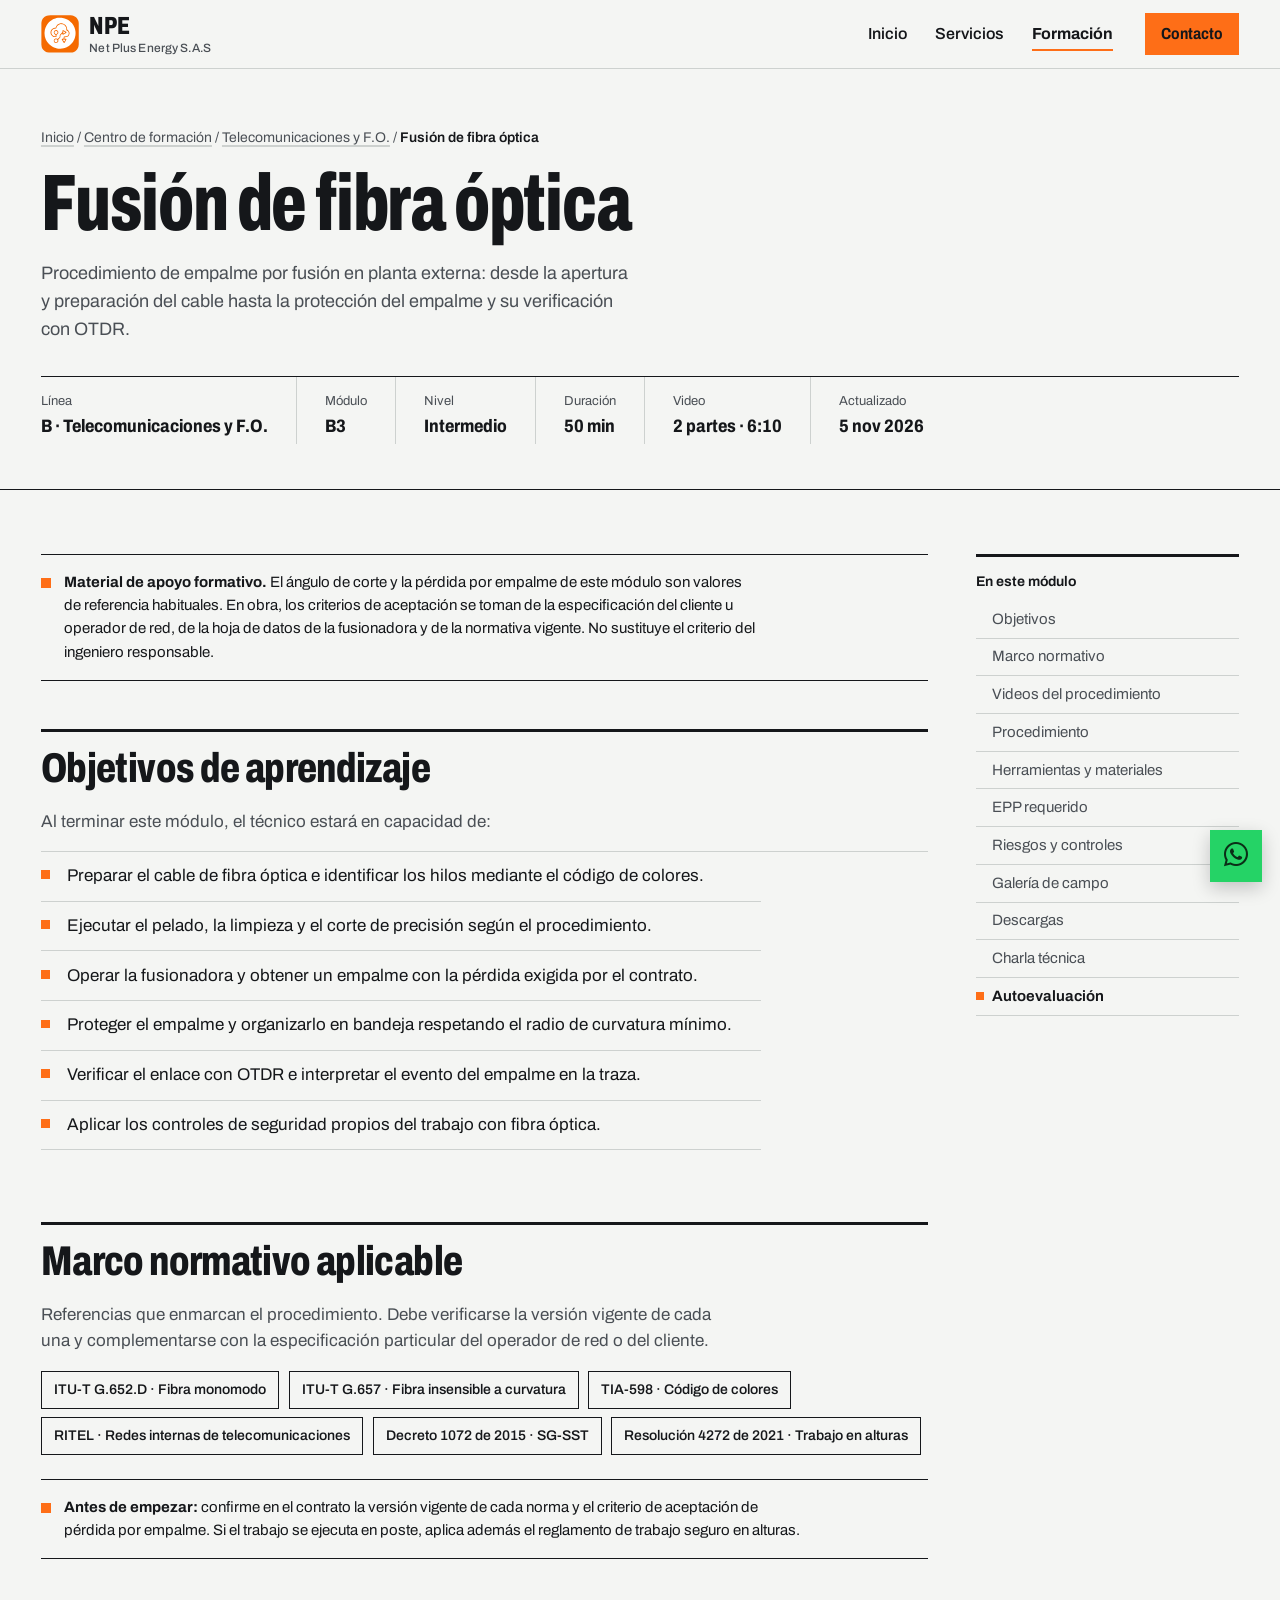
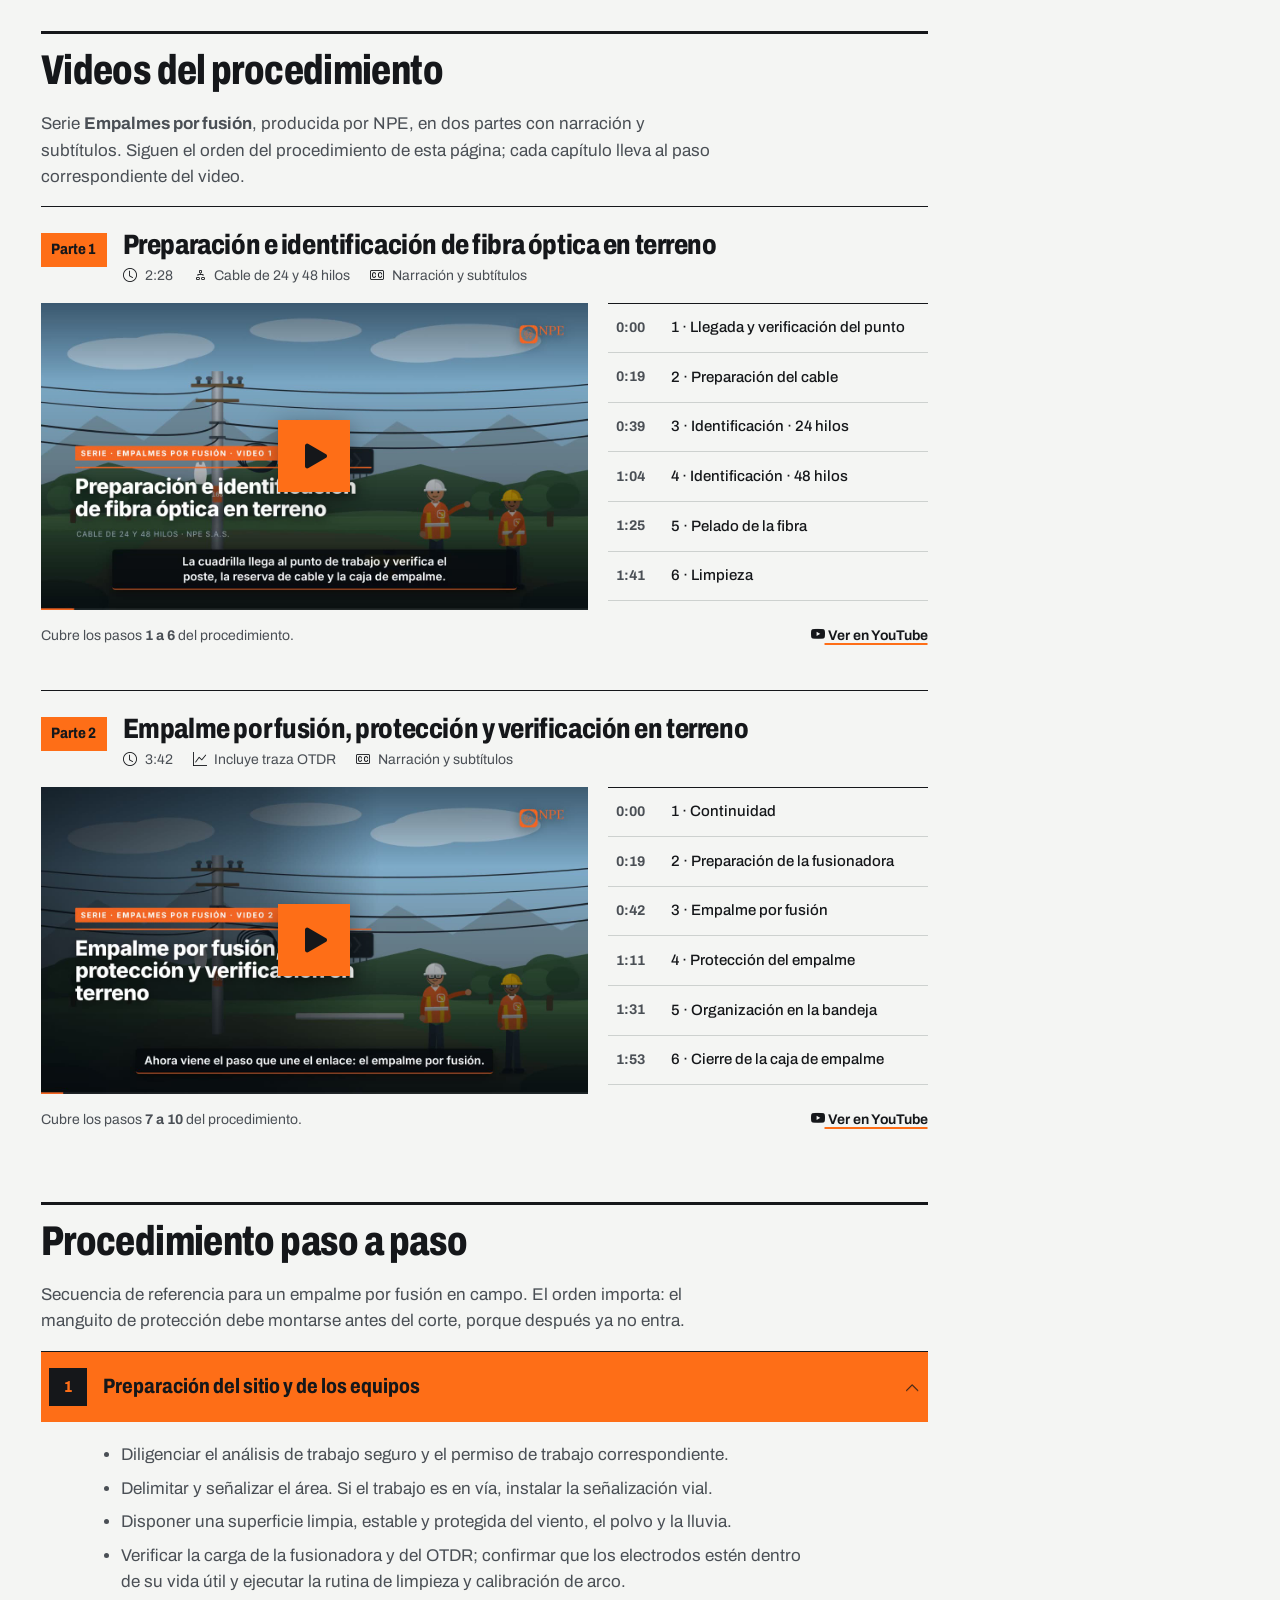
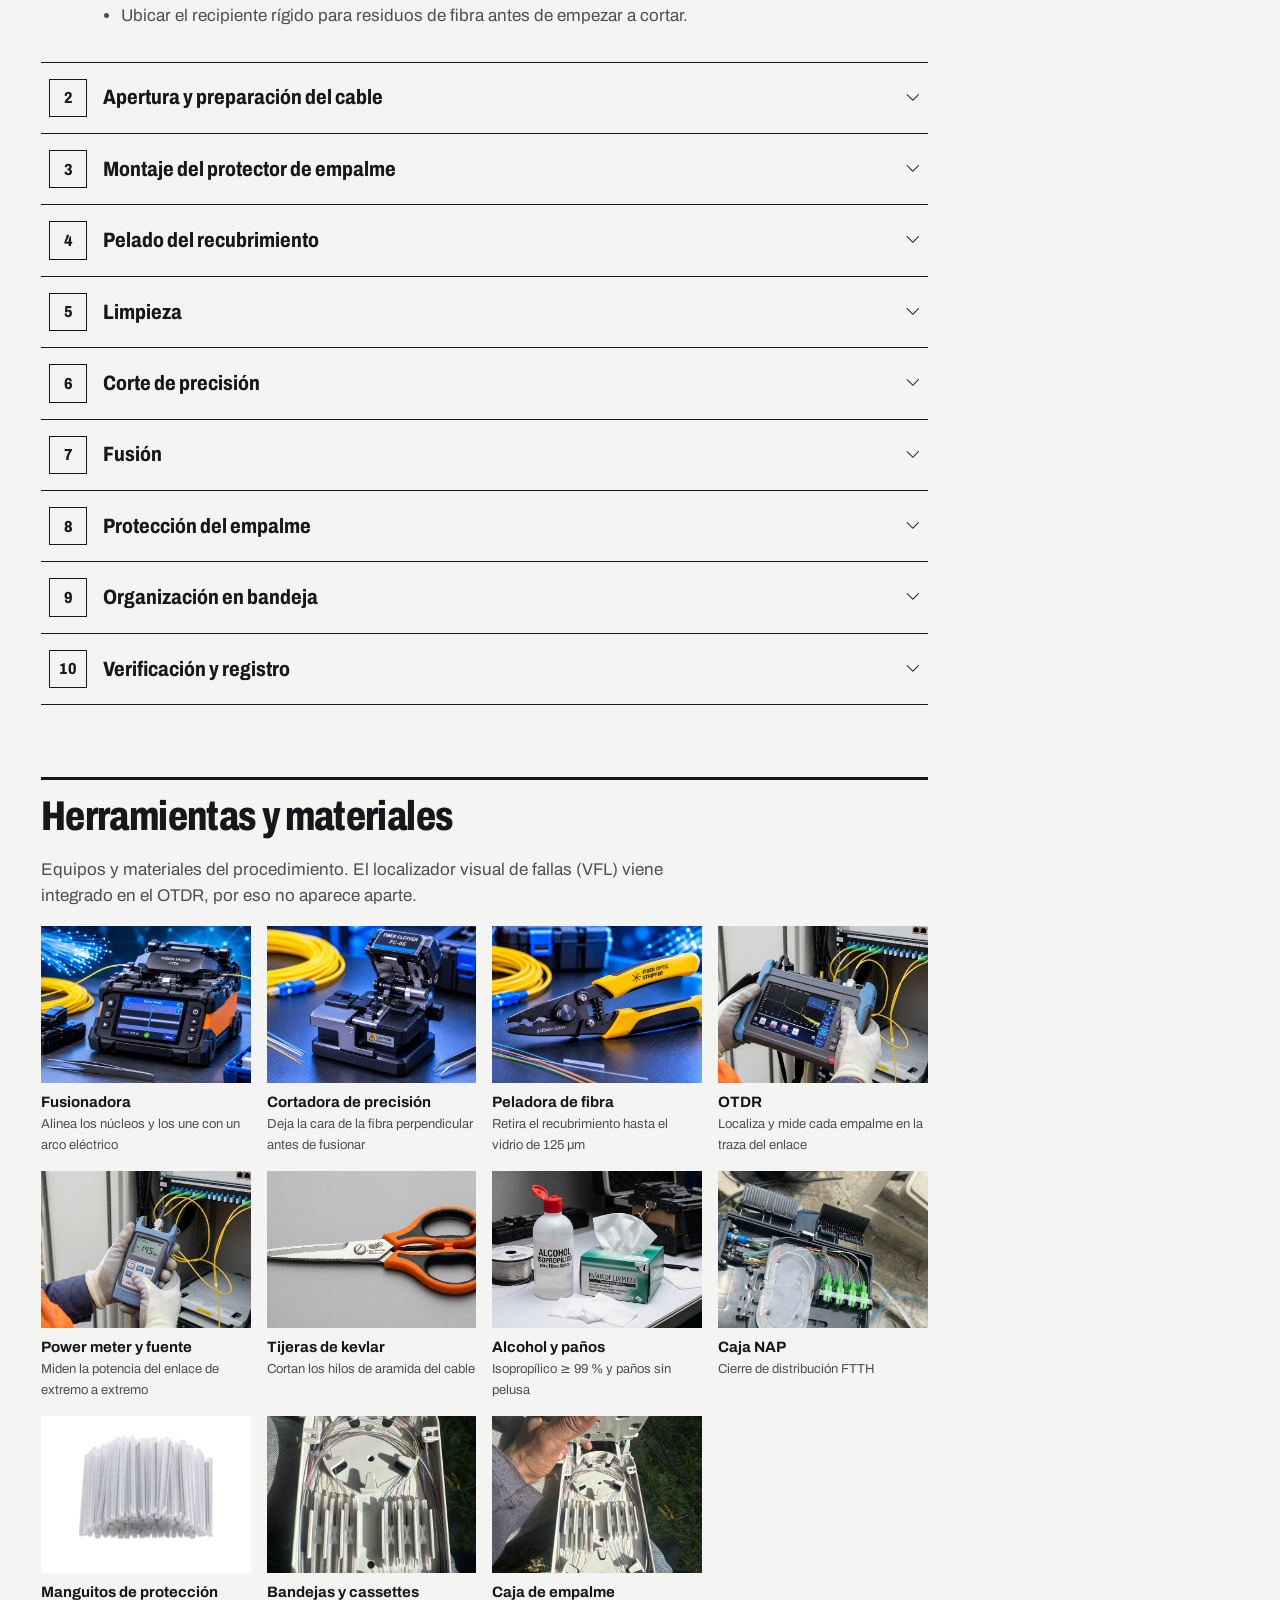
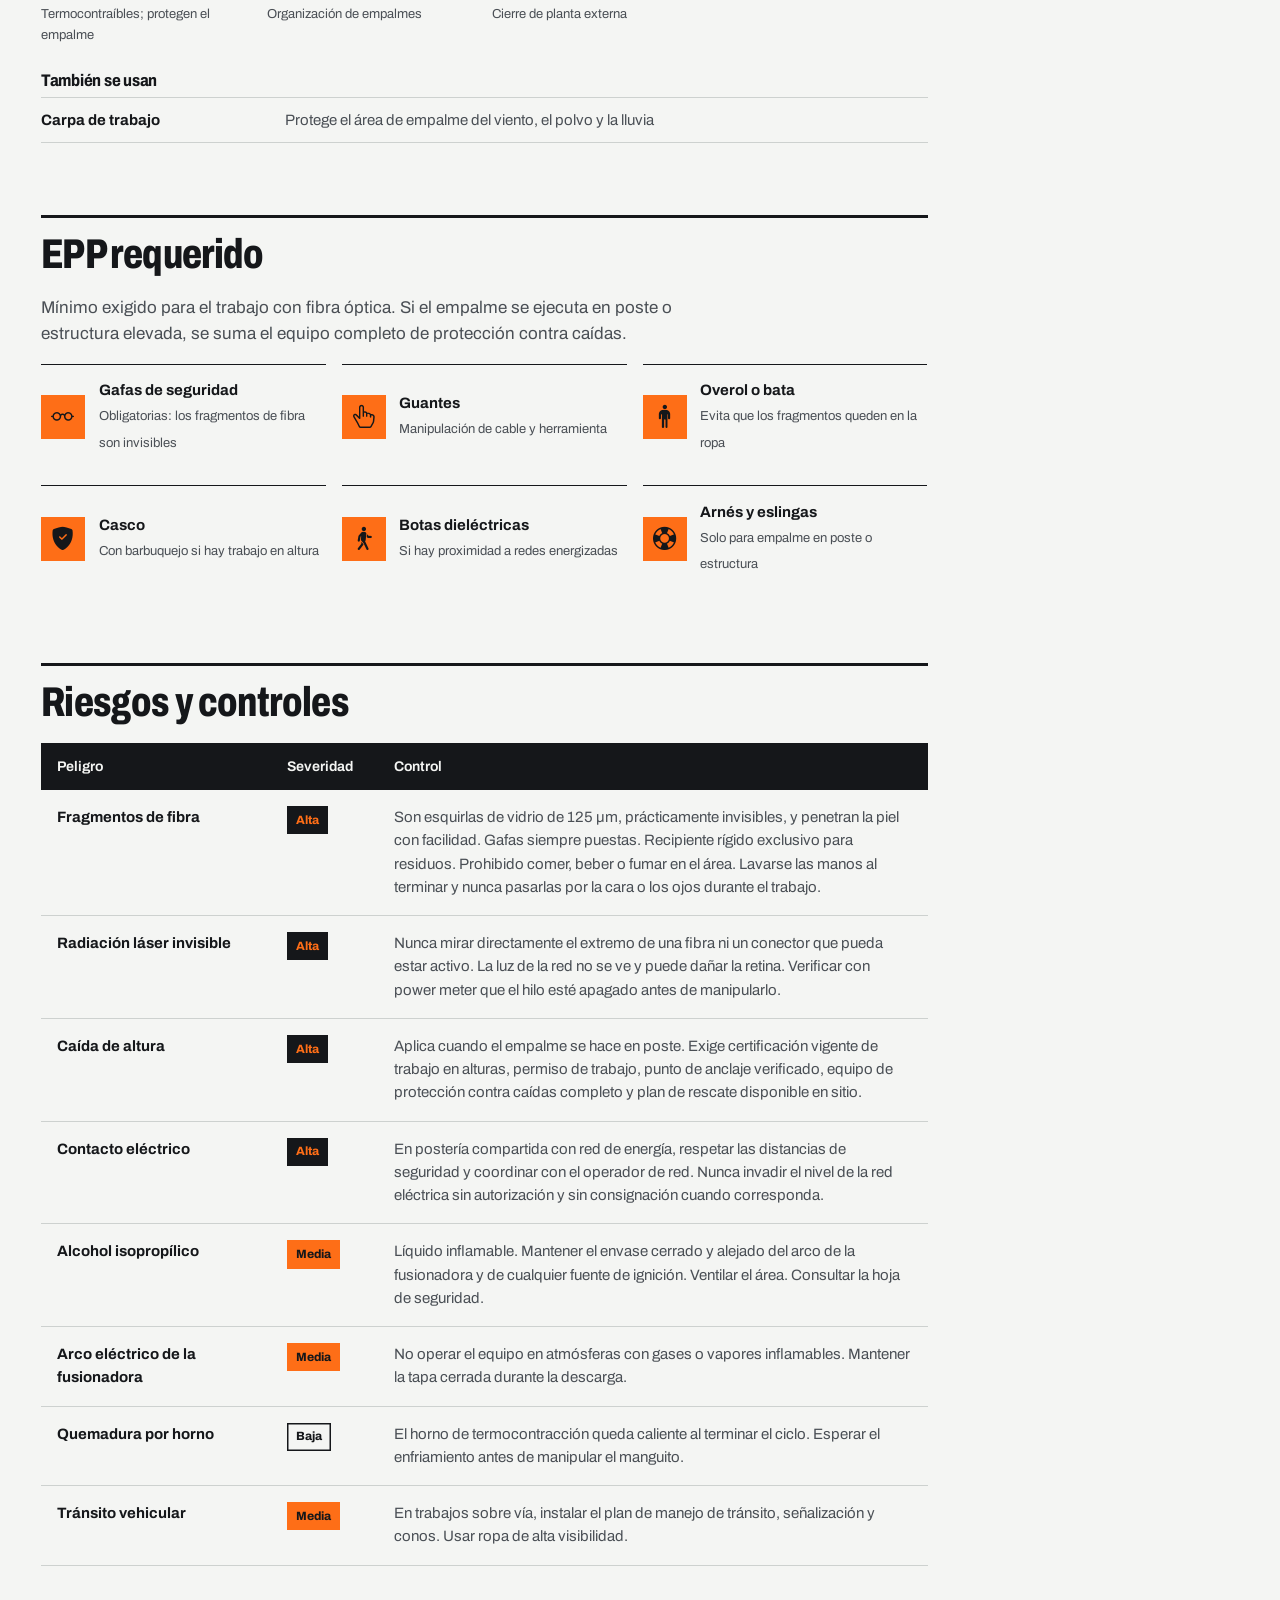
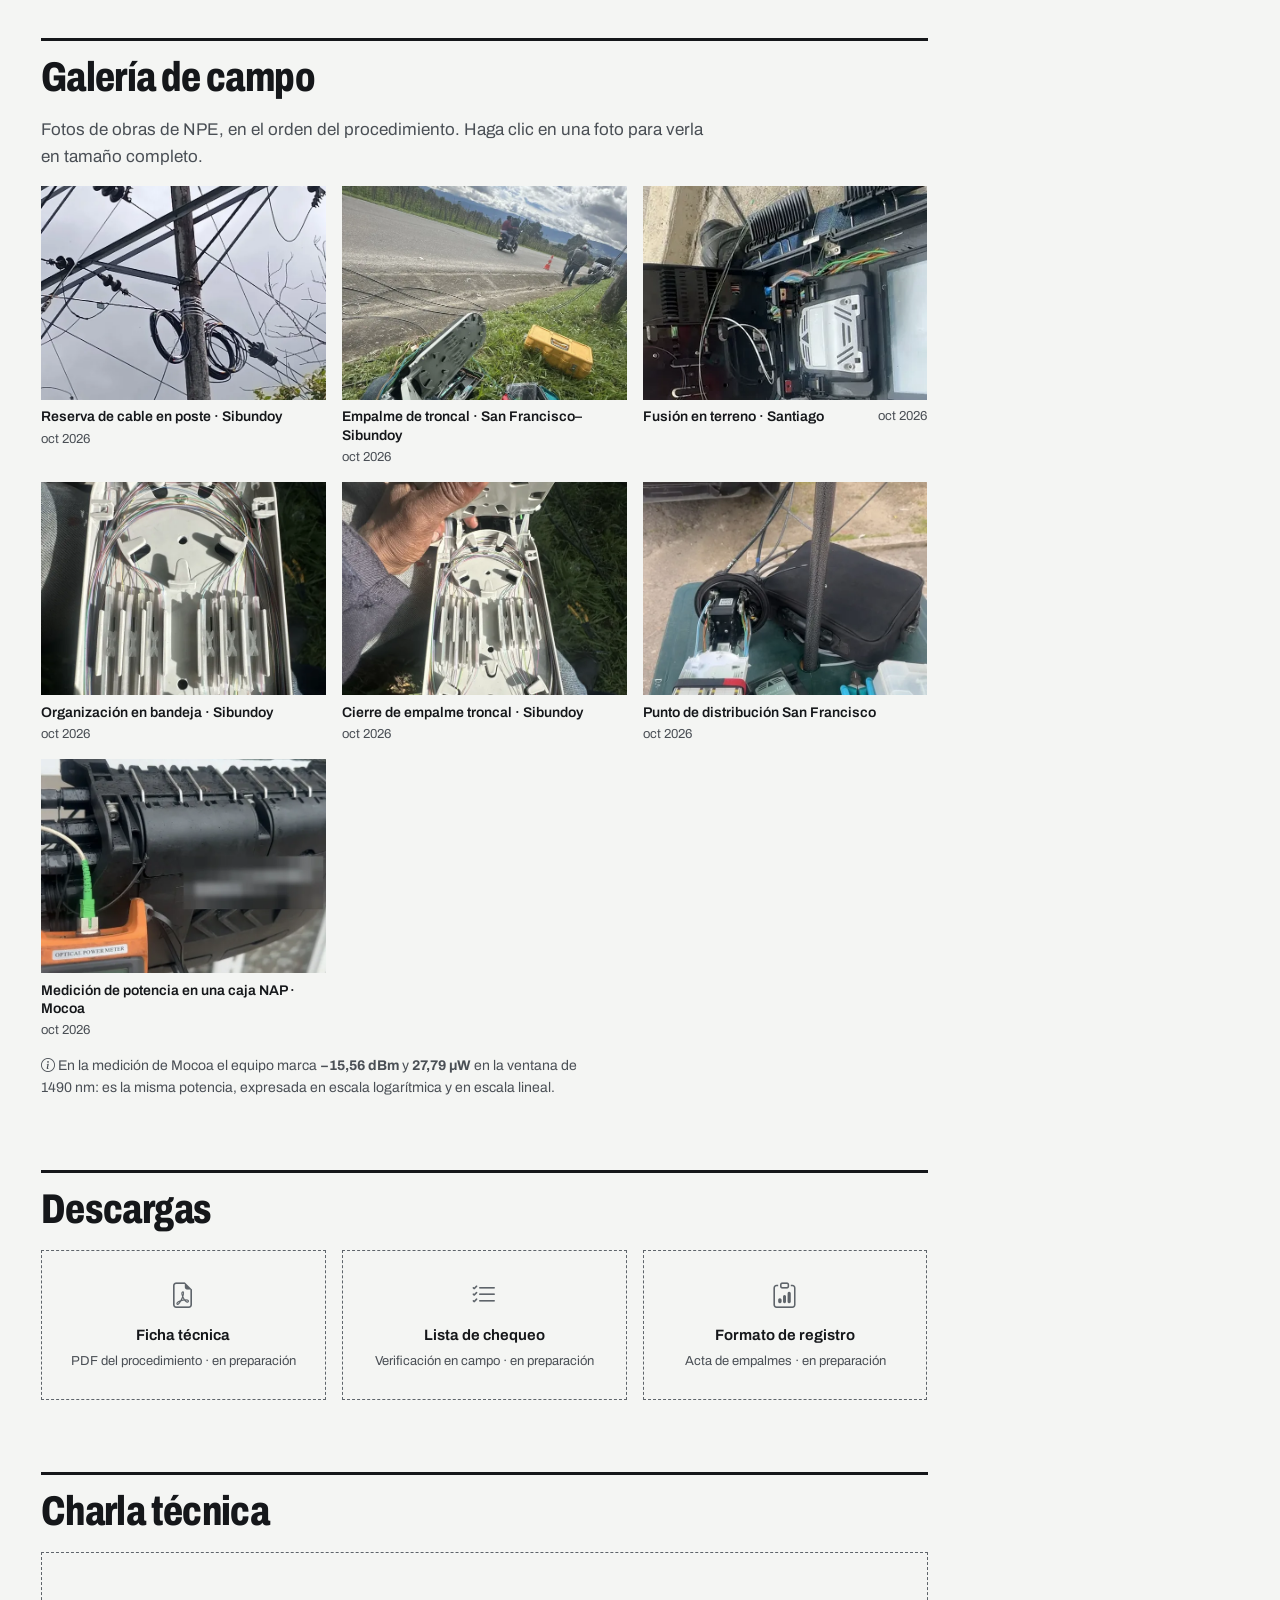
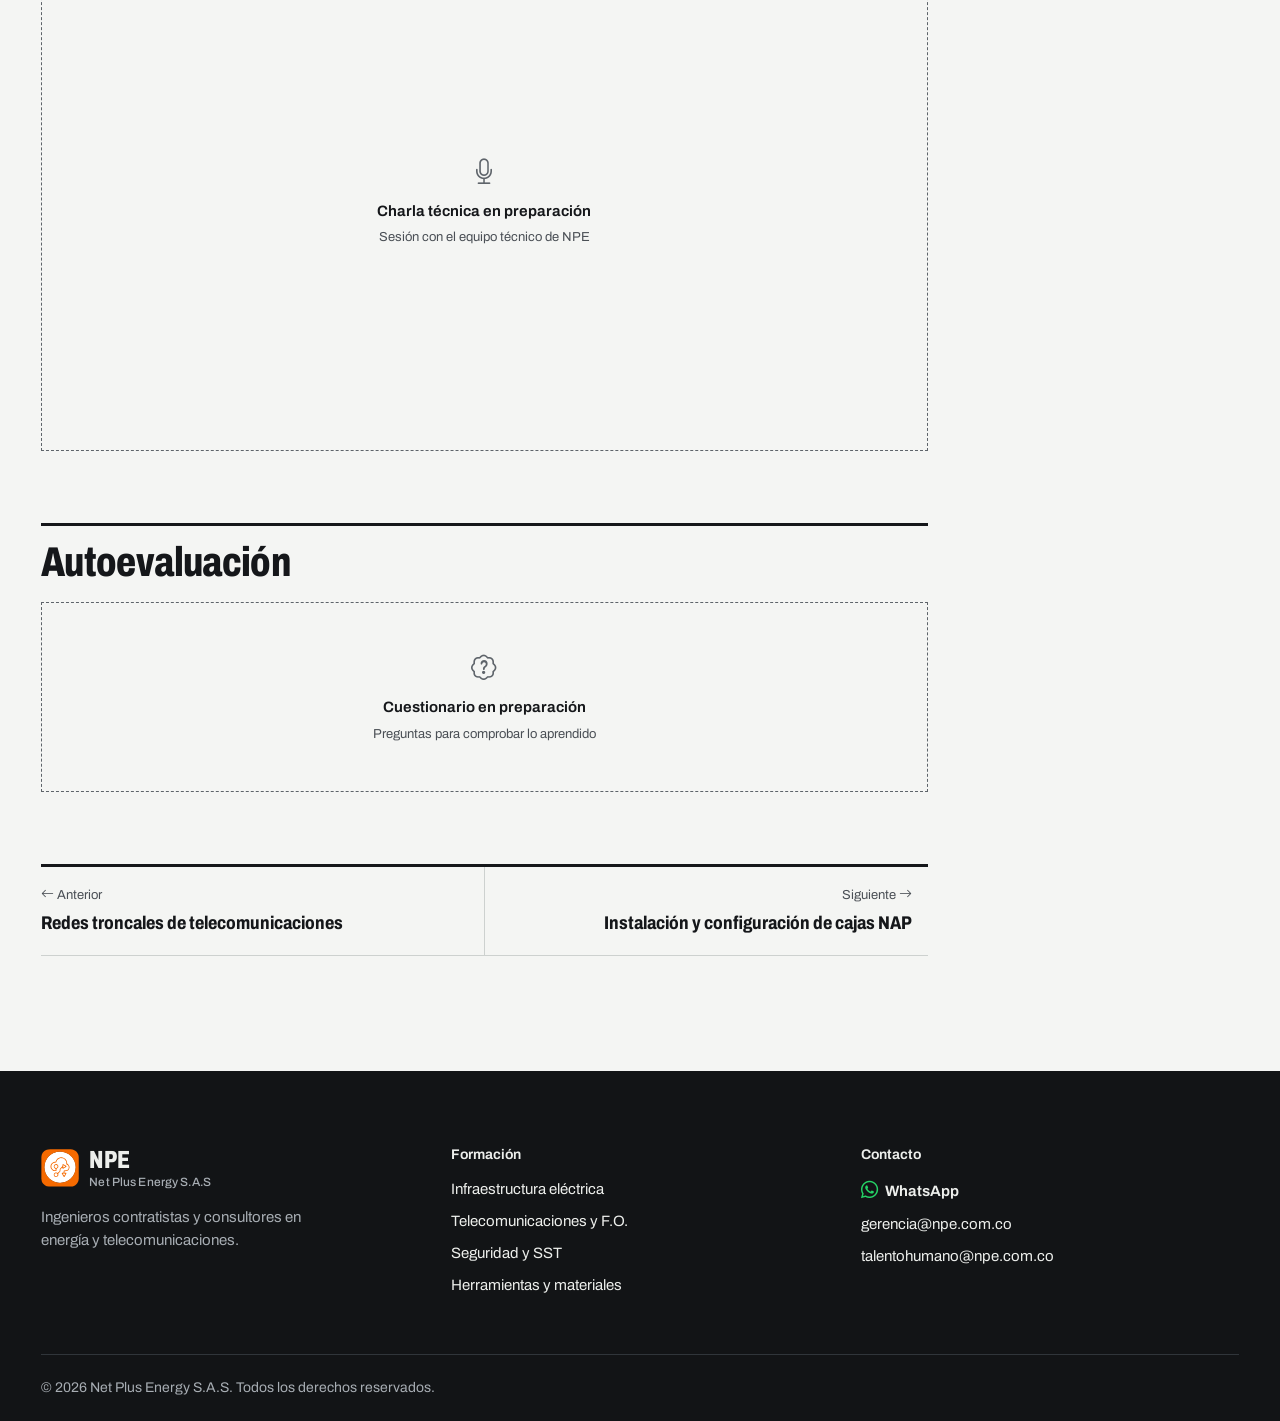
<file: formacion/fusion-fibra-optica.html>
<!DOCTYPE html>
<html lang="es-CO">
<head>
<meta charset="UTF-8">
<meta name="viewport" content="width=device-width, initial-scale=1">
<title>Fusión de fibra óptica | Centro de Formación NPE</title>
<meta name="description" content="Procedimiento de empalme por fusión de fibra óptica: preparación del cable, pelado, limpieza, corte, fusión, protección del empalme y verificación con OTDR.">
<meta property="og:type" content="website">
<meta property="og:locale" content="es_CO">
<meta property="og:site_name" content="Net Plus Energy S.A.S">
<meta property="og:title" content="Fusión de fibra óptica | Centro de Formación NPE">
<meta property="og:description" content="Procedimiento de empalme por fusión de fibra óptica: preparación del cable, pelado, limpieza, corte, fusión, protección del empalme y verificación con OTDR.">
<meta name="theme-color" content="#F4F5F3">
<link rel="icon" href="../img/logo-npe.svg" type="image/svg+xml">
<link rel="icon" href="../img/favicon-32.png" type="image/png" sizes="32x32">
<link rel="apple-touch-icon" href="../img/apple-touch-icon.png">
<link rel="manifest" href="../site.webmanifest">
<link rel="preload" href="../fonts/archivo-latin.woff2" as="font" type="font/woff2" crossorigin>

<link href="https://cdn.jsdelivr.net/npm/bootstrap@5.3.3/dist/css/bootstrap.min.css" rel="stylesheet" integrity="sha384-QWTKZyjpPEjISv5WaRU9OFeRpok6YctnYmDr5pNlyT2bRjXh0JMhjY6hW+ALEwIH" crossorigin="anonymous">
<link href="https://cdn.jsdelivr.net/npm/bootstrap-icons@1.11.3/font/bootstrap-icons.min.css" rel="stylesheet" integrity="sha384-XGjxtQfXaH2tnPFa9x+ruJTuLE3Aa6LhHSWRr1XeTyhezb4abCG4ccI5AkVDxqC+" crossorigin="anonymous">
<link href="../css/npe.css?v=20261110" rel="stylesheet">
</head>
<body>

<a class="saltar" href="#contenido">Saltar al contenido</a>

<header class="barra npe-nav">
  <div class="marco barra-int">
    <a class="marca" href="../index.html" aria-label="Net Plus Energy, inicio">
      <img src="../img/logo-npe.svg" alt="" width="38" height="38">
      <span class="marca-txt"><b>NPE</b><small>Net Plus Energy S.A.S</small></span>
    </a>
    <button class="barra-menu" type="button" data-bs-toggle="collapse" data-bs-target="#menuPrincipal"
            aria-controls="menuPrincipal" aria-expanded="false" aria-label="Abrir menú">
      <span>Menú</span><i class="bi bi-list" aria-hidden="true"></i>
    </button>
    <nav class="collapse barra-nav" id="menuPrincipal" aria-label="Principal">
      <ul>
        <li><a href="../index.html">Inicio</a></li>
        <li><a href="../index.html#servicios">Servicios</a></li>
        <li><a class="activo" href="../formacion.html">Formación</a></li>
      </ul>
      <a class="boton boton-sm" href="../index.html#contacto">Contacto</a>
    </nav>
  </div>
</header>

<!-- ======================= ENCABEZADO DEL MÓDULO ======================= -->
<header class="mod-hero">
  <div class="marco">
    <nav class="migas" aria-label="Ruta">
      <a href="../index.html">Inicio</a> /
      <a href="../formacion.html">Centro de formación</a> /
      <a href="../formacion.html?linea=B">Telecomunicaciones y F.O.</a> /
      <span aria-current="page">Fusión de fibra óptica</span>
    </nav>

    <h1>Fusión de fibra óptica</h1>
    <p class="entrada">
      Procedimiento de empalme por fusión en planta externa: desde la apertura y preparación
      del cable hasta la protección del empalme y su verificación con OTDR.
    </p>

    <div class="mod-datos">
      <div class="mod-dato"><small>Línea</small><b>B · Telecomunicaciones y F.O.</b></div>
      <div class="mod-dato"><small>Módulo</small><b>B3</b></div>
      <div class="mod-dato"><small>Nivel</small><b>Intermedio</b></div>
      <div class="mod-dato"><small>Duración</small><b>50 min</b></div>
      <div class="mod-dato"><small>Video</small><b>2 partes · 6:10</b></div>
      <div class="mod-dato"><small>Actualizado</small><b>5 nov 2026</b></div>
    </div>
  </div>
</header>

<div class="container modulo-cuerpo">
  <div class="row g-5">

    <!-- ======================= ÍNDICE LATERAL ======================= -->
    <aside class="col-lg-3 order-lg-2">
      <div class="indice-lateral">
        <span class="indice-titulo">En este módulo</span>
        <a href="#objetivos">Objetivos</a>
        <a href="#normativa">Marco normativo</a>
        <a href="#video">Videos del procedimiento</a>
        <a href="#procedimiento">Procedimiento</a>
        <a href="#herramientas">Herramientas y materiales</a>
        <a href="#epp">EPP requerido</a>
        <a href="#riesgos">Riesgos y controles</a>
        <a href="#galeria">Galería de campo</a>
        <a href="#descargas">Descargas</a>
        <a href="#charla">Charla técnica</a>
        <a href="#evaluacion">Autoevaluación</a>
      </div>
    </aside>

    <!-- ======================= CONTENIDO ======================= -->
    <main class="col-lg-9 order-lg-1" id="contenido">

      <div class="aviso-validar mb-5">
        <p class="m-0"><b>Material de apoyo formativo.</b>
        El ángulo de corte y la pérdida por empalme de este módulo son valores de referencia habituales. En obra, los
        criterios de aceptación se toman de la especificación del cliente u operador de red, de la hoja de datos de la
        fusionadora y de la normativa vigente. No sustituye el criterio del ingeniero responsable.</p>
      </div>

      <!-- ---------- OBJETIVOS ---------- -->
      <section class="bloque" id="objetivos">
        <h2>Objetivos de aprendizaje</h2>
        <p class="text-secondary">Al terminar este módulo, el técnico estará en capacidad de:</p>
        <ul class="lista-check">
          <li>Preparar el cable de fibra óptica e identificar los hilos mediante el código de colores.</li>
          <li>Ejecutar el pelado, la limpieza y el corte de precisión según el procedimiento.</li>
          <li>Operar la fusionadora y obtener un empalme con la pérdida exigida por el contrato.</li>
          <li>Proteger el empalme y organizarlo en bandeja respetando el radio de curvatura mínimo.</li>
          <li>Verificar el enlace con OTDR e interpretar el evento del empalme en la traza.</li>
          <li>Aplicar los controles de seguridad propios del trabajo con fibra óptica.</li>
        </ul>
      </section>

      <!-- ---------- NORMATIVA ---------- -->
      <section class="bloque" id="normativa">
        <h2>Marco normativo aplicable</h2>
        <p class="text-secondary">
          Referencias que enmarcan el procedimiento. Debe verificarse la versión vigente de cada una
          y complementarse con la especificación particular del operador de red o del cliente.
        </p>
        <div>
          <span class="chip-norma">ITU-T G.652.D · Fibra monomodo</span>
          <span class="chip-norma">ITU-T G.657 · Fibra insensible a curvatura</span>
          <span class="chip-norma">TIA-598 · Código de colores</span>
          <span class="chip-norma">RITEL · Redes internas de telecomunicaciones</span>
          <span class="chip-norma">Decreto 1072 de 2015 · SG-SST</span>
          <span class="chip-norma">Resolución 4272 de 2021 · Trabajo en alturas</span>
        </div>
        <div class="aviso-validar mt-3">
          <i class="bi bi-bookmark-check" aria-hidden="true"></i>
          <p class="m-0"><b>Antes de empezar:</b> confirme en el contrato la versión vigente de cada norma y el criterio
          de aceptación de pérdida por empalme. Si el trabajo se ejecuta en poste, aplica además el
          reglamento de trabajo seguro en alturas.</p>
        </div>
      </section>

      <!-- ---------- VIDEOS ---------- -->
      <section class="bloque" id="video">
        <h2>Videos del procedimiento</h2>
        <p class="text-secondary">
          Serie <strong>Empalmes por fusión</strong>, producida por NPE, en dos partes con narración y
          subtítulos. Siguen el orden del procedimiento de esta página; cada capítulo lleva al paso
          correspondiente del video.
        </p>

        <!-- Parte 1 -->
        <article class="video-parte">
          <div class="video-cab">
            <span class="video-num">Parte 1</span>
            <div>
              <h3>Preparación e identificación de fibra óptica en terreno</h3>
              <p class="video-meta">
                <span><i class="bi bi-clock" aria-hidden="true"></i> 2:28</span>
                <span><i class="bi bi-diagram-2" aria-hidden="true"></i> Cable de 24 y 48 hilos</span>
                <span><i class="bi bi-badge-cc" aria-hidden="true"></i> Narración y subtítulos</span>
              </p>
            </div>
          </div>

          <div class="video-caja">
            <a class="yt" id="videoParte1" data-yt="Vt-BBLlhWVs" data-titulo="Parte 1 · Preparación e identificación de fibra óptica en terreno"
               href="https://www.youtube.com/watch?v=Vt-BBLlhWVs" target="_blank" rel="noopener">
              <img src="../img/poster-fusion-p1.jpg" alt="" width="1280" height="720" loading="lazy" decoding="async">
              <span class="yt-play" aria-hidden="true"><i class="bi bi-play-fill"></i></span>
              <span class="visually-hidden">Reproducir video: Parte 1 · Preparación e identificación de fibra óptica en terreno</span>
            </a>
          </div>

          <div class="capitulos" data-video="videoParte1">
            <button type="button" class="capitulo" data-t="0"><span>0:00</span> 1 · Llegada y verificación del punto</button>
            <button type="button" class="capitulo" data-t="19"><span>0:19</span> 2 · Preparación del cable</button>
            <button type="button" class="capitulo" data-t="39"><span>0:39</span> 3 · Identificación · 24 hilos</button>
            <button type="button" class="capitulo" data-t="64"><span>1:04</span> 4 · Identificación · 48 hilos</button>
            <button type="button" class="capitulo" data-t="85"><span>1:25</span> 5 · Pelado de la fibra</button>
            <button type="button" class="capitulo" data-t="101"><span>1:41</span> 6 · Limpieza</button>
            <button type="button" class="capitulo" data-t="116"><span>1:56</span> 7 · Corte de precisión</button>
            <button type="button" class="capitulo" data-t="135"><span>2:15</span> 8 · Cierre</button>
          </div>

          <p class="video-pie">
            <span>Cubre los pasos <strong>1 a 6</strong> del procedimiento.</span>
            <a href="https://youtu.be/Vt-BBLlhWVs" target="_blank" rel="noopener">
              <i class="bi bi-youtube" aria-hidden="true"></i> Ver en YouTube<span class="visually-hidden"> (se abre en otra pestaña)</span></a>
          </p>
        </article>

        <!-- Parte 2 -->
        <article class="video-parte">
          <div class="video-cab">
            <span class="video-num">Parte 2</span>
            <div>
              <h3>Empalme por fusión, protección y verificación en terreno</h3>
              <p class="video-meta">
                <span><i class="bi bi-clock" aria-hidden="true"></i> 3:42</span>
                <span><i class="bi bi-graph-up" aria-hidden="true"></i> Incluye traza OTDR</span>
                <span><i class="bi bi-badge-cc" aria-hidden="true"></i> Narración y subtítulos</span>
              </p>
            </div>
          </div>

          <div class="video-caja">
            <a class="yt" id="videoParte2" data-yt="W1zI3LEDOuA" data-titulo="Parte 2 · Empalme por fusión, protección y verificación en terreno"
               href="https://www.youtube.com/watch?v=W1zI3LEDOuA" target="_blank" rel="noopener">
              <img src="../img/poster-fusion-p2.jpg" alt="" width="1280" height="720" loading="lazy" decoding="async">
              <span class="yt-play" aria-hidden="true"><i class="bi bi-play-fill"></i></span>
              <span class="visually-hidden">Reproducir video: Parte 2 · Empalme por fusión, protección y verificación en terreno</span>
            </a>
          </div>

          <div class="capitulos" data-video="videoParte2">
            <button type="button" class="capitulo" data-t="0"><span>0:00</span> 1 · Continuidad</button>
            <button type="button" class="capitulo" data-t="19"><span>0:19</span> 2 · Preparación de la fusionadora</button>
            <button type="button" class="capitulo" data-t="42"><span>0:42</span> 3 · Empalme por fusión</button>
            <button type="button" class="capitulo" data-t="71"><span>1:11</span> 4 · Protección del empalme</button>
            <button type="button" class="capitulo" data-t="91"><span>1:31</span> 5 · Organización en la bandeja</button>
            <button type="button" class="capitulo" data-t="113"><span>1:53</span> 6 · Cierre de la caja de empalme</button>
            <button type="button" class="capitulo" data-t="130"><span>2:10</span> 7 · Verificación con OTDR</button>
            <button type="button" class="capitulo" data-t="170"><span>2:50</span> 8 · Seguridad laboral</button>
            <button type="button" class="capitulo" data-t="204"><span>3:24</span> 9 · Conclusión</button>
          </div>

          <p class="video-pie">
            <span>Cubre los pasos <strong>7 a 10</strong> del procedimiento.</span>
            <a href="https://youtu.be/W1zI3LEDOuA" target="_blank" rel="noopener">
              <i class="bi bi-youtube" aria-hidden="true"></i> Ver en YouTube<span class="visually-hidden"> (se abre en otra pestaña)</span></a>
          </p>
        </article>
      </section>

      <!-- ---------- PROCEDIMIENTO ---------- -->
      <section class="bloque" id="procedimiento">
        <h2>Procedimiento paso a paso</h2>
        <p class="text-secondary">
          Secuencia de referencia para un empalme por fusión en campo. El orden importa:
          el manguito de protección debe montarse antes del corte, porque después ya no entra.
        </p>

        <div class="accordion" id="pasos">

          <div class="paso">
            <button type="button" class="paso-btn" data-bs-toggle="collapse" data-bs-target="#p1" aria-expanded="true" aria-controls="p1">
              <span class="paso-num">1</span> Preparación del sitio y de los equipos
              <i class="bi bi-chevron-down" aria-hidden="true"></i>
            </button>
            <div id="p1" class="collapse show" data-bs-parent="#pasos">
              <div class="paso-cuerpo">
                <ul>
                  <li>Diligenciar el análisis de trabajo seguro y el permiso de trabajo correspondiente.</li>
                  <li>Delimitar y señalizar el área. Si el trabajo es en vía, instalar la señalización vial.</li>
                  <li>Disponer una superficie limpia, estable y protegida del viento, el polvo y la lluvia.</li>
                  <li>Verificar la carga de la fusionadora y del OTDR; confirmar que los electrodos
                      estén dentro de su vida útil y ejecutar la rutina de limpieza y calibración de arco.</li>
                  <li>Ubicar el recipiente rígido para residuos de fibra antes de empezar a cortar.</li>
                </ul>
              </div>
            </div>
          </div>

          <div class="paso">
            <button type="button" class="paso-btn collapsed" data-bs-toggle="collapse" data-bs-target="#p2" aria-expanded="false" aria-controls="p2">
              <span class="paso-num">2</span> Apertura y preparación del cable
              <i class="bi bi-chevron-down" aria-hidden="true"></i>
            </button>
            <div id="p2" class="collapse" data-bs-parent="#pasos">
              <div class="paso-cuerpo">
                <ul>
                  <li>Dejar la reserva técnica de cable que exija la especificación del proyecto.</li>
                  <li>Retirar la chaqueta exterior con el ranurador, sin tocar los buffers ni el hilo de fibra.</li>
                  <li>Cortar los elementos de tracción (aramida) con tijeras de kevlar.</li>
                  <li>Si el cable es de gel, limpiarlo por completo con el removedor adecuado y paños sin pelusa.</li>
                  <li>Identificar tubos e hilos con el código de colores
                      (azul, naranja, verde, café, gris, blanco, rojo, negro, amarillo, violeta, rosado, aguamarina).</li>
                  <li>Fijar el cable a la bandeja o al chasis de empalme antes de manipular los hilos.</li>
                </ul>
              </div>
            </div>
          </div>

          <div class="paso">
            <button type="button" class="paso-btn collapsed" data-bs-toggle="collapse" data-bs-target="#p3" aria-expanded="false" aria-controls="p3">
              <span class="paso-num">3</span> Montaje del protector de empalme
              <i class="bi bi-chevron-down" aria-hidden="true"></i>
            </button>
            <div id="p3" class="collapse" data-bs-parent="#pasos">
              <div class="paso-cuerpo">
                <p><strong>Este paso va antes del corte.</strong> Si se olvida, hay que rehacer el
                   pelado y el corte completos.</p>
                <ul>
                  <li>Deslizar el manguito termocontraíble sobre uno de los dos hilos.</li>
                  <li>Desplazarlo lo suficientemente lejos de la zona de trabajo para que no estorbe
                      ni reciba calor durante la fusión.</li>
                </ul>
              </div>
            </div>
          </div>

          <div class="paso">
            <button type="button" class="paso-btn collapsed" data-bs-toggle="collapse" data-bs-target="#p4" aria-expanded="false" aria-controls="p4">
              <span class="paso-num">4</span> Pelado del recubrimiento
              <i class="bi bi-chevron-down" aria-hidden="true"></i>
            </button>
            <div id="p4" class="collapse" data-bs-parent="#pasos">
              <div class="paso-cuerpo">
                <ul>
                  <li>Retirar el recubrimiento primario con la peladora de precisión, dejando expuesto
                      el revestimiento de vidrio de 125 µm.</li>
                  <li>Pelar la longitud que indique el manual de la fusionadora.</li>
                  <li>Mantener la peladora perpendicular y retirar en un solo movimiento firme y continuo.</li>
                  <li>No doblar la fibra desnuda: a partir de aquí es frágil y cualquier microfisura
                      se traduce en pérdida.</li>
                  <li>Depositar de inmediato los residuos en el recipiente rígido.</li>
                </ul>
              </div>
            </div>
          </div>

          <div class="paso">
            <button type="button" class="paso-btn collapsed" data-bs-toggle="collapse" data-bs-target="#p5" aria-expanded="false" aria-controls="p5">
              <span class="paso-num">5</span> Limpieza
              <i class="bi bi-chevron-down" aria-hidden="true"></i>
            </button>
            <div id="p5" class="collapse" data-bs-parent="#pasos">
              <div class="paso-cuerpo">
                <ul>
                  <li>Limpiar la fibra desnuda con alcohol isopropílico de pureza mínima 99 % y
                      paños libres de pelusa.</li>
                  <li>Pasar el paño en una sola dirección; no frotar de ida y vuelta ni reutilizar la
                      misma cara del paño.</li>
                  <li>No tocar la parte limpia con los dedos: la grasa de la piel contamina el empalme.</li>
                  <li>El alcohol es inflamable: mantenerlo cerrado y lejos de fuentes de ignición.</li>
                </ul>
              </div>
            </div>
          </div>

          <div class="paso">
            <button type="button" class="paso-btn collapsed" data-bs-toggle="collapse" data-bs-target="#p6" aria-expanded="false" aria-controls="p6">
              <span class="paso-num">6</span> Corte de precisión
              <i class="bi bi-chevron-down" aria-hidden="true"></i>
            </button>
            <div id="p6" class="collapse" data-bs-parent="#pasos">
              <div class="paso-cuerpo">
                <ul>
                  <li>Colocar la fibra en la cortadora respetando la longitud que marca la guía.</li>
                  <li>Ejecutar el corte en un movimiento limpio, sin forzar.</li>
                  <li>El objetivo es una cara perpendicular al eje, con ángulo típicamente
                      inferior a 0,5°.</li>
                  <li>Verificar que la cuchilla esté en buen estado y en una posición con filo disponible;
                      una cuchilla gastada produce cortes en ángulo y empalmes de alta pérdida.</li>
                  <li>Recoger el trozo cortado con el recipiente de residuos, nunca con la mano.</li>
                </ul>
              </div>
            </div>
          </div>

          <div class="paso">
            <button type="button" class="paso-btn collapsed" data-bs-toggle="collapse" data-bs-target="#p7" aria-expanded="false" aria-controls="p7">
              <span class="paso-num">7</span> Fusión
              <i class="bi bi-chevron-down" aria-hidden="true"></i>
            </button>
            <div id="p7" class="collapse" data-bs-parent="#pasos">
              <div class="paso-cuerpo">
                <ul>
                  <li>Ubicar ambos hilos en los soportes en V de la fusionadora, con la fibra desnuda
                      sobre los electrodos y sin que las caras se contaminen.</li>
                  <li>Cerrar la tapa y seleccionar el programa de fusión correspondiente al tipo de fibra.</li>
                  <li>Permitir que el equipo alinee los núcleos y ejecute el arco eléctrico.</li>
                  <li>Revisar en pantalla la imagen del empalme: debe verse continuo, sin burbujas,
                      sin estrechamiento ni desalineación visible.</li>
                  <li>Leer la pérdida estimada que reporta el equipo. Criterio de referencia habitual:
                      ≤ 0,1 dB, sujeto a lo que exija el contrato.</li>
                  <li>Si el resultado no cumple, repetir desde el pelado. No se corrige un mal empalme.</li>
                  <li>Ejecutar la prueba de tracción que ofrece el equipo antes de retirar la fibra.</li>
                </ul>
              </div>
            </div>
          </div>

          <div class="paso">
            <button type="button" class="paso-btn collapsed" data-bs-toggle="collapse" data-bs-target="#p8" aria-expanded="false" aria-controls="p8">
              <span class="paso-num">8</span> Protección del empalme
              <i class="bi bi-chevron-down" aria-hidden="true"></i>
            </button>
            <div id="p8" class="collapse" data-bs-parent="#pasos">
              <div class="paso-cuerpo">
                <ul>
                  <li>Centrar el manguito termocontraíble sobre la zona fusionada.</li>
                  <li>Llevarlo al horno de la fusionadora y ejecutar el ciclo de contracción.</li>
                  <li>Esperar a que enfríe antes de manipularlo: si se dobla caliente, se deforma.</li>
                  <li>Verificar que no queden burbujas de aire atrapadas y que la varilla de refuerzo
                      haya quedado recta y bien posicionada.</li>
                </ul>
              </div>
            </div>
          </div>

          <div class="paso">
            <button type="button" class="paso-btn collapsed" data-bs-toggle="collapse" data-bs-target="#p9" aria-expanded="false" aria-controls="p9">
              <span class="paso-num">9</span> Organización en bandeja
              <i class="bi bi-chevron-down" aria-hidden="true"></i>
            </button>
            <div id="p9" class="collapse" data-bs-parent="#pasos">
              <div class="paso-cuerpo">
                <ul>
                  <li>Alojar el manguito en su alvéolo de la bandeja de empalme.</li>
                  <li>Enrollar el sobrante respetando el radio de curvatura mínimo que indique
                      la ficha técnica del fabricante del cable.
                      Curvar de más introduce pérdidas por macrocurvatura.</li>
                  <li>Evitar cruces y tensiones entre hilos dentro de la bandeja.</li>
                  <li>Rotular la bandeja y registrar la correspondencia de hilos.</li>
                  <li>Cerrar la caja de empalme verificando el sellado y, cuando aplique, su hermeticidad.</li>
                </ul>
              </div>
            </div>
          </div>

          <div class="paso">
            <button type="button" class="paso-btn collapsed" data-bs-toggle="collapse" data-bs-target="#p10" aria-expanded="false" aria-controls="p10">
              <span class="paso-num">10</span> Verificación y registro
              <i class="bi bi-chevron-down" aria-hidden="true"></i>
            </button>
            <div id="p10" class="collapse" data-bs-parent="#pasos">
              <div class="paso-cuerpo">
                <ul>
                  <li>Medir el enlace con OTDR en las ventanas de <strong>1310 nm</strong> y <strong>1550 nm</strong>.</li>
                  <li>Localizar el evento del empalme en la traza y confirmar que la pérdida esté dentro
                      del criterio aceptado.</li>
                  <li>Complementar con medición de potencia extremo a extremo usando fuente de luz y power meter.</li>
                  <li>Guardar las trazas y adjuntarlas al acta de entrega, junto con el registro
                      fotográfico y el esquema de empalmes.</li>
                </ul>
              </div>
            </div>
          </div>

        </div>
      </section>

      <!-- ---------- HERRAMIENTAS ---------- -->
      <section class="bloque" id="herramientas">
        <h2>Herramientas y materiales</h2>
        <p class="text-secondary">
          Equipos y materiales del procedimiento. El localizador visual de fallas (VFL) viene integrado
          en el OTDR, por eso no aparece aparte.
        </p>
        <div class="row g-3">
          <div class="col-6 col-md-4 col-lg-3"><div class="herramienta">
            <img class="herr-img" src="../img/herramientas/fusionadora.webp" alt="Fusionadora de fibra óptica con la pantalla mostrando un empalme alineado" loading="lazy" width="1536" height="1024">
            <b>Fusionadora</b><small>Alinea los núcleos y los une con un arco eléctrico</small></div></div>

          <div class="col-6 col-md-4 col-lg-3"><div class="herramienta">
            <img class="herr-img" src="../img/herramientas/cortadora-precision.webp" alt="Cortadora de precisión de fibra óptica abierta sobre la mesa de trabajo" loading="lazy" width="1536" height="1024">
            <b>Cortadora de precisión</b><small>Deja la cara de la fibra perpendicular antes de fusionar</small></div></div>

          <div class="col-6 col-md-4 col-lg-3"><div class="herramienta">
            <img class="herr-img" src="../img/herramientas/peladora-fibra.webp" alt="Peladora de fibra óptica junto a hilos de colores" loading="lazy" width="1536" height="1024">
            <b>Peladora de fibra</b><small>Retira el recubrimiento hasta el vidrio de 125 µm</small></div></div>

          <div class="col-6 col-md-4 col-lg-3"><div class="herramienta">
            <img class="herr-img" src="../img/herramientas/otdr.webp" alt="Técnico operando un OTDR con la traza en pantalla frente a un rack de fibra" loading="lazy" width="1024" height="572">
            <b>OTDR</b><small>Localiza y mide cada empalme en la traza del enlace</small></div></div>

          <div class="col-6 col-md-4 col-lg-3"><div class="herramienta">
            <img class="herr-img" src="../img/herramientas/power-meter.webp" alt="Medidor de potencia óptica mostrando una lectura en dBm" loading="lazy" width="1024" height="572">
            <b>Power meter y fuente</b><small>Miden la potencia del enlace de extremo a extremo</small></div></div>

          <div class="col-6 col-md-4 col-lg-3"><div class="herramienta">
            <img class="herr-img" src="../img/herramientas/tijeras-kevlar.webp" alt="Tijeras para corte de aramida" loading="lazy" width="1024" height="559">
            <b>Tijeras de kevlar</b><small>Cortan los hilos de aramida del cable</small></div></div>

          <div class="col-6 col-md-4 col-lg-3"><div class="herramienta">
            <img class="herr-img" src="../img/herramientas/alcohol-panos.webp" alt="Frasco de alcohol isopropílico para fibra óptica junto a una caja de paños de limpieza" loading="lazy" width="1024" height="572">
            <b>Alcohol y paños</b><small>Isopropílico ≥ 99 % y paños sin pelusa</small></div></div>

          <div class="col-6 col-md-4 col-lg-3"><div class="herramienta">
            <img class="herr-img" src="../img/herramientas/caja-nap.webp" alt="Caja NAP abierta con la bandeja de empalme, los pigtails de colores y los conectores en los puertos de distribución" loading="lazy" width="1280" height="547">
            <b>Caja NAP</b><small>Cierre de distribución FTTH</small></div></div>

          <div class="col-6 col-md-4 col-lg-3"><div class="herramienta">
            <img class="herr-img" src="../img/herramientas/manguitos.webp" alt="Manguitos termocontraíbles transparentes para proteger el empalme" loading="lazy" width="500" height="400">
            <b>Manguitos de protección</b><small>Termocontraíbles; protegen el empalme</small></div></div>

          <div class="col-6 col-md-4 col-lg-3"><div class="herramienta">
            <img class="herr-img" src="../img/galeria/thumb/bandeja-troncal-p91.webp" alt="Bandeja de empalme con los manguitos alojados en sus ranuras y las fibras enrolladas" loading="lazy" width="1200" height="1328">
            <b>Bandejas y cassettes</b><small>Organización de empalmes</small></div></div>

          <div class="col-6 col-md-4 col-lg-3"><div class="herramienta">
            <img class="herr-img" src="../img/galeria/thumb/cierre-troncal-p91.webp" alt="Cierre de empalme abierto mostrando la bandeja y las reservas de fibra" loading="lazy" width="1200" height="1344">
            <b>Caja de empalme</b><small>Cierre de planta externa</small></div></div>

        </div>
        <h3 class="sin-foto-titulo">También se usan</h3>
        <ul class="sin-foto"><li><b>Carpa de trabajo</b><span>Protege el área de empalme del viento, el polvo y la lluvia</span></li></ul>
      </section>

      <!-- ---------- EPP ---------- -->
      <section class="bloque" id="epp">
        <h2>EPP requerido</h2>
        <p class="text-secondary">
          Mínimo exigido para el trabajo con fibra óptica. Si el empalme se ejecuta en poste o
          estructura elevada, se suma el equipo completo de protección contra caídas.
        </p>
        <div class="row g-3">
          <div class="col-md-6 col-lg-4"><div class="epp-item"><i class="bi bi-eyeglasses" aria-hidden="true"></i><div><b>Gafas de seguridad</b><small>Obligatorias: los fragmentos de fibra son invisibles</small></div></div></div>
          <div class="col-md-6 col-lg-4"><div class="epp-item"><i class="bi bi-hand-index-thumb" aria-hidden="true"></i><div><b>Guantes</b><small>Manipulación de cable y herramienta</small></div></div></div>
          <div class="col-md-6 col-lg-4"><div class="epp-item"><i class="bi bi-person-standing" aria-hidden="true"></i><div><b>Overol o bata</b><small>Evita que los fragmentos queden en la ropa</small></div></div></div>
          <div class="col-md-6 col-lg-4"><div class="epp-item"><i class="bi bi-shield-fill-check" aria-hidden="true"></i><div><b>Casco</b><small>Con barbuquejo si hay trabajo en altura</small></div></div></div>
          <div class="col-md-6 col-lg-4"><div class="epp-item"><i class="bi bi-person-walking" aria-hidden="true"></i><div><b>Botas dieléctricas</b><small>Si hay proximidad a redes energizadas</small></div></div></div>
          <div class="col-md-6 col-lg-4"><div class="epp-item"><i class="bi bi-life-preserver" aria-hidden="true"></i><div><b>Arnés y eslingas</b><small>Solo para empalme en poste o estructura</small></div></div></div>
        </div>
      </section>

      <!-- ---------- RIESGOS ---------- -->
      <section class="bloque" id="riesgos">
        <h2>Riesgos y controles</h2>
        <div class="table-responsive">
          <table class="table tabla-riesgos align-middle">
            <thead>
              <tr><th style="width:26%">Peligro</th><th style="width:12%">Severidad</th><th>Control</th></tr>
            </thead>
            <tbody>
              <tr>
                <td><b>Fragmentos de fibra</b></td>
                <td><span class="sev sev-alta">Alta</span></td>
                <td>Son esquirlas de vidrio de 125 µm, prácticamente invisibles, y penetran la piel
                    con facilidad. Gafas siempre puestas. Recipiente rígido exclusivo para residuos.
                    Prohibido comer, beber o fumar en el área. Lavarse las manos al terminar y
                    nunca pasarlas por la cara o los ojos durante el trabajo.</td>
              </tr>
              <tr>
                <td><b>Radiación láser invisible</b></td>
                <td><span class="sev sev-alta">Alta</span></td>
                <td>Nunca mirar directamente el extremo de una fibra ni un conector que pueda estar
                    activo. La luz de la red no se ve y puede dañar la retina. Verificar con power
                    meter que el hilo esté apagado antes de manipularlo.</td>
              </tr>
              <tr>
                <td><b>Caída de altura</b></td>
                <td><span class="sev sev-alta">Alta</span></td>
                <td>Aplica cuando el empalme se hace en poste. Exige certificación vigente de trabajo
                    en alturas, permiso de trabajo, punto de anclaje verificado, equipo de protección
                    contra caídas completo y plan de rescate disponible en sitio.</td>
              </tr>
              <tr>
                <td><b>Contacto eléctrico</b></td>
                <td><span class="sev sev-alta">Alta</span></td>
                <td>En postería compartida con red de energía, respetar las distancias de seguridad y
                    coordinar con el operador de red. Nunca invadir el nivel de la red eléctrica sin
                    autorización y sin consignación cuando corresponda.</td>
              </tr>
              <tr>
                <td><b>Alcohol isopropílico</b></td>
                <td><span class="sev sev-media">Media</span></td>
                <td>Líquido inflamable. Mantener el envase cerrado y alejado del arco de la fusionadora
                    y de cualquier fuente de ignición. Ventilar el área. Consultar la hoja de seguridad.</td>
              </tr>
              <tr>
                <td><b>Arco eléctrico de la fusionadora</b></td>
                <td><span class="sev sev-media">Media</span></td>
                <td>No operar el equipo en atmósferas con gases o vapores inflamables. Mantener la tapa
                    cerrada durante la descarga.</td>
              </tr>
              <tr>
                <td><b>Quemadura por horno</b></td>
                <td><span class="sev sev-baja">Baja</span></td>
                <td>El horno de termocontracción queda caliente al terminar el ciclo. Esperar el
                    enfriamiento antes de manipular el manguito.</td>
              </tr>
              <tr>
                <td><b>Tránsito vehicular</b></td>
                <td><span class="sev sev-media">Media</span></td>
                <td>En trabajos sobre vía, instalar el plan de manejo de tránsito, señalización y
                    conos. Usar ropa de alta visibilidad.</td>
              </tr>
            </tbody>
          </table>
        </div>
      </section>

      <!-- ---------- GALERÍA ---------- -->
      <section class="bloque" id="galeria">
        <h2>Galería de campo</h2>
        <p class="text-secondary">
          Fotos de obras de NPE, en el orden del procedimiento. Haga clic en una foto para verla
          en tamaño completo.
        </p>
        <div class="row g-3">

          <div class="col-6 col-md-4">
            <figure class="foto-campo">
              <a href="../img/galeria/reserva-poste-sibundoy.webp" target="_blank" rel="noopener">
                <img src="../img/galeria/thumb/reserva-poste-sibundoy.webp"
                     alt="Dos reservas de cable de fibra enrolladas y amarradas al poste, bajo la red eléctrica de media tensión"
                     loading="lazy" width="1200" height="1104">
              </a>
              <figcaption>Reserva de cable en poste · Sibundoy<span>oct 2026</span></figcaption>
            </figure>
          </div>

          <div class="col-6 col-md-4">
            <figure class="foto-campo">
              <a href="../img/galeria/troncal-p91-via.webp" target="_blank" rel="noopener">
                <img src="../img/galeria/thumb/troncal-p91-via.webp" style="object-position:center 65%"
                     alt="Empalme de troncal a borde de vía: cierre y maletín de herramientas en primer plano, cuadrilla y cono de señalización al fondo"
                     loading="lazy" width="1200" height="1360">
              </a>
              <figcaption>Empalme de troncal · San Francisco–Sibundoy<span>oct 2026</span></figcaption>
            </figure>
          </div>

          <div class="col-6 col-md-4">
            <figure class="foto-campo">
              <a href="../img/galeria/fusion-santiago.webp" target="_blank" rel="noopener">
                <img src="../img/galeria/thumb/fusion-santiago.webp"
                     alt="Fusionadora abierta junto a la caja de distribución, con los hilos de colores ya identificados"
                     loading="lazy" width="1280" height="518">
              </a>
              <figcaption>Fusión en terreno · Santiago<span>oct 2026</span></figcaption>
            </figure>
          </div>

          <div class="col-6 col-md-4">
            <figure class="foto-campo">
              <a href="../img/galeria/bandeja-troncal-p91.webp" target="_blank" rel="noopener">
                <img src="../img/galeria/thumb/bandeja-troncal-p91.webp"
                     alt="Bandeja de empalme con los manguitos termocontraíbles alojados en sus ranuras y las fibras enrolladas"
                     loading="lazy" width="1200" height="1328">
              </a>
              <figcaption>Organización en bandeja · Sibundoy<span>oct 2026</span></figcaption>
            </figure>
          </div>

          <div class="col-6 col-md-4">
            <figure class="foto-campo">
              <a href="../img/galeria/cierre-troncal-p91.webp" target="_blank" rel="noopener">
                <img src="../img/galeria/thumb/cierre-troncal-p91.webp"
                     alt="Cierre de empalme abierto en la mano del técnico, con la bandeja y las reservas de fibra organizadas"
                     loading="lazy" width="1200" height="1344">
              </a>
              <figcaption>Cierre de empalme troncal · Sibundoy<span>oct 2026</span></figcaption>
            </figure>
          </div>

          <div class="col-6 col-md-4">
            <figure class="foto-campo">
              <a href="../img/galeria/distribucion-san-francisco.webp" target="_blank" rel="noopener">
                <img src="../img/galeria/thumb/distribucion-san-francisco.webp" style="object-position:center 72%"
                     alt="Caja de distribución abierta con sus bandejas, fusionadora y peladoras sobre una mesa, al pie del poste"
                     loading="lazy" width="720" height="1088">
              </a>
              <figcaption>Punto de distribución San Francisco<span>oct 2026</span></figcaption>
            </figure>
          </div>

          <div class="col-6 col-md-4">
            <figure class="foto-campo">
              <a href="../img/galeria/medicion-nap-mocoa.webp" target="_blank" rel="noopener">
                <img src="../img/galeria/thumb/medicion-nap-mocoa.webp" style="object-position:center 60%"
                     alt="Medidor de potencia óptica conectado a la caja NAP, marcando −15,56 dBm en 1490 nm"
                     loading="lazy" width="720" height="1114">
              </a>
              <figcaption>Medición de potencia en una caja NAP · Mocoa<span>oct 2026</span></figcaption>
            </figure>
          </div>

        </div>
        <p class="texto-secundario mt-3 mb-0" style="font-size:.875rem">
          <i class="bi bi-info-circle" aria-hidden="true"></i>
          En la medición de Mocoa el equipo marca <strong>−15,56 dBm</strong> y <strong>27,79 µW</strong> en la
          ventana de 1490 nm: es la misma potencia, expresada en escala logarítmica y en escala lineal.
        </p>
      </section>

      <!-- ---------- DESCARGAS ---------- -->
      <section class="bloque" id="descargas">
        <h2>Descargas</h2>
        <div class="row g-3">
          <div class="col-md-4"><div class="slot" style="min-height:150px"><div><i class="bi bi-file-earmark-pdf" aria-hidden="true"></i><b>Ficha técnica</b><small>PDF del procedimiento · en preparación</small></div></div></div>
          <div class="col-md-4"><div class="slot" style="min-height:150px"><div><i class="bi bi-list-check" aria-hidden="true"></i><b>Lista de chequeo</b><small>Verificación en campo · en preparación</small></div></div></div>
          <div class="col-md-4"><div class="slot" style="min-height:150px"><div><i class="bi bi-clipboard-data" aria-hidden="true"></i><b>Formato de registro</b><small>Acta de empalmes · en preparación</small></div></div></div>
        </div>
      </section>

      <!-- ---------- CHARLA ---------- -->
      <section class="bloque" id="charla">
        <h2>Charla técnica</h2>
        <div class="slot slot-video">
          <div>
            <i class="bi bi-mic" aria-hidden="true"></i>
            <b>Charla técnica en preparación</b>
            <small>Sesión con el equipo técnico de NPE</small>
          </div>
        </div>
      </section>

      <!-- ---------- EVALUACIÓN ---------- -->
      <section class="bloque" id="evaluacion">
        <h2>Autoevaluación</h2>
        <div class="slot" style="min-height:190px">
          <div>
            <i class="bi bi-patch-question" aria-hidden="true"></i>
            <b>Cuestionario en preparación</b>
            <small>Preguntas para comprobar lo aprendido</small>
          </div>
        </div>
      </section>

      <!-- ---------- NAVEGACIÓN ---------- -->
      <nav class="nav-modulo">
        <a href="redes-troncales.html">
          <small><i class="bi bi-arrow-left" aria-hidden="true"></i> Anterior</small>
          <b>Redes troncales de telecomunicaciones</b>
        </a>
        <a href="cajas-nap.html">
          <small>Siguiente <i class="bi bi-arrow-right" aria-hidden="true"></i></small>
          <b>Instalación y configuración de cajas NAP</b>
        </a>
      </nav>

    </main>
  </div>
</div>

<footer class="pie">
  <div class="marco pie-grid">
    <div class="pie-marca">
      <a class="marca" href="../index.html">
        <img src="../img/logo-npe.svg" alt="" width="38" height="38">
        <span class="marca-txt"><b>NPE</b><small>Net Plus Energy S.A.S</small></span>
      </a>
      <p>Ingenieros contratistas y consultores en energía y telecomunicaciones.</p>
    </div>
    <div class="pie-col ancha">
      <h2>Formación</h2>
      <ul>
        <li><a href="../formacion.html?linea=A">Infraestructura eléctrica</a></li>
        <li><a href="../formacion.html?linea=B">Telecomunicaciones y F.O.</a></li>
        <li><a href="../formacion.html?linea=C">Seguridad y SST</a></li>
        <li><a href="../formacion.html?linea=D">Herramientas y materiales</a></li>
      </ul>
    </div>
    <div class="pie-col ancha">
      <h2>Contacto</h2>
      <ul>
        <li><a class="enlace-wa" href="https://wa.me/573113947513" target="_blank" rel="noopener"><i class="bi bi-whatsapp" aria-hidden="true"></i> WhatsApp</a></li>
        <li><a href="mailto:gerencia@npe.com.co">gerencia@npe.com.co</a></li>
        <li><a href="mailto:talentohumano@npe.com.co">talentohumano@npe.com.co</a></li>
      </ul>
    </div>
  </div>
  <div class="marco">
    <div class="pie-base">
      <span>&copy; <span data-anio></span> Net Plus Energy S.A.S. Todos los derechos reservados.</span>
    </div>
  </div>
</footer>

<a class="fab-wa" href="https://wa.me/573113947513" target="_blank" rel="noopener" aria-label="Escribir por WhatsApp"><i class="bi bi-whatsapp" aria-hidden="true"></i></a>
<button type="button" class="fab-top" id="fabTop" aria-label="Volver arriba"><i class="bi bi-arrow-up" aria-hidden="true"></i></button>

<script src="https://cdn.jsdelivr.net/npm/bootstrap@5.3.3/dist/js/bootstrap.bundle.min.js" integrity="sha384-YvpcrYf0tY3lHB60NNkmXc5s9fDVZLESaAA55NDzOxhy9GkcIdslK1eN7N6jIeHz" crossorigin="anonymous"></script>
<script src="../js/npe.js?v=20261110"></script>
</body>
</html>
</file>
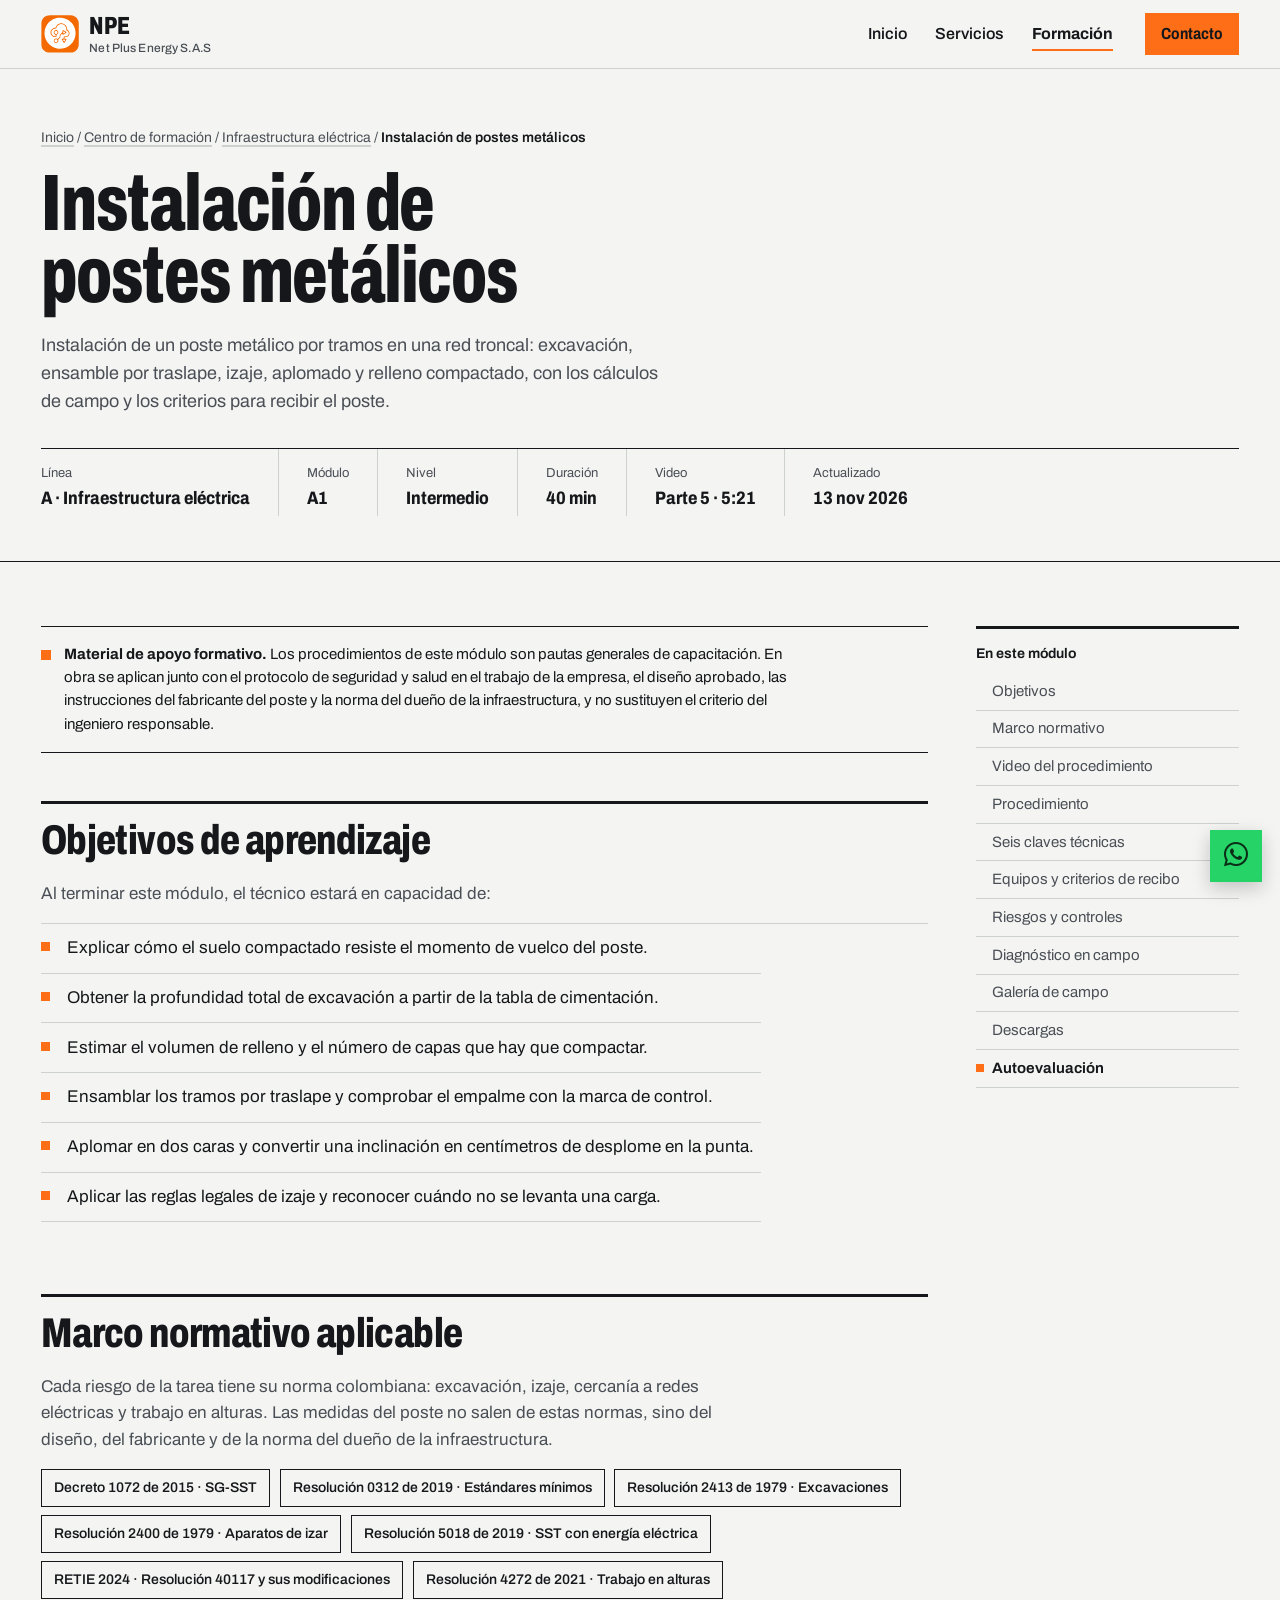
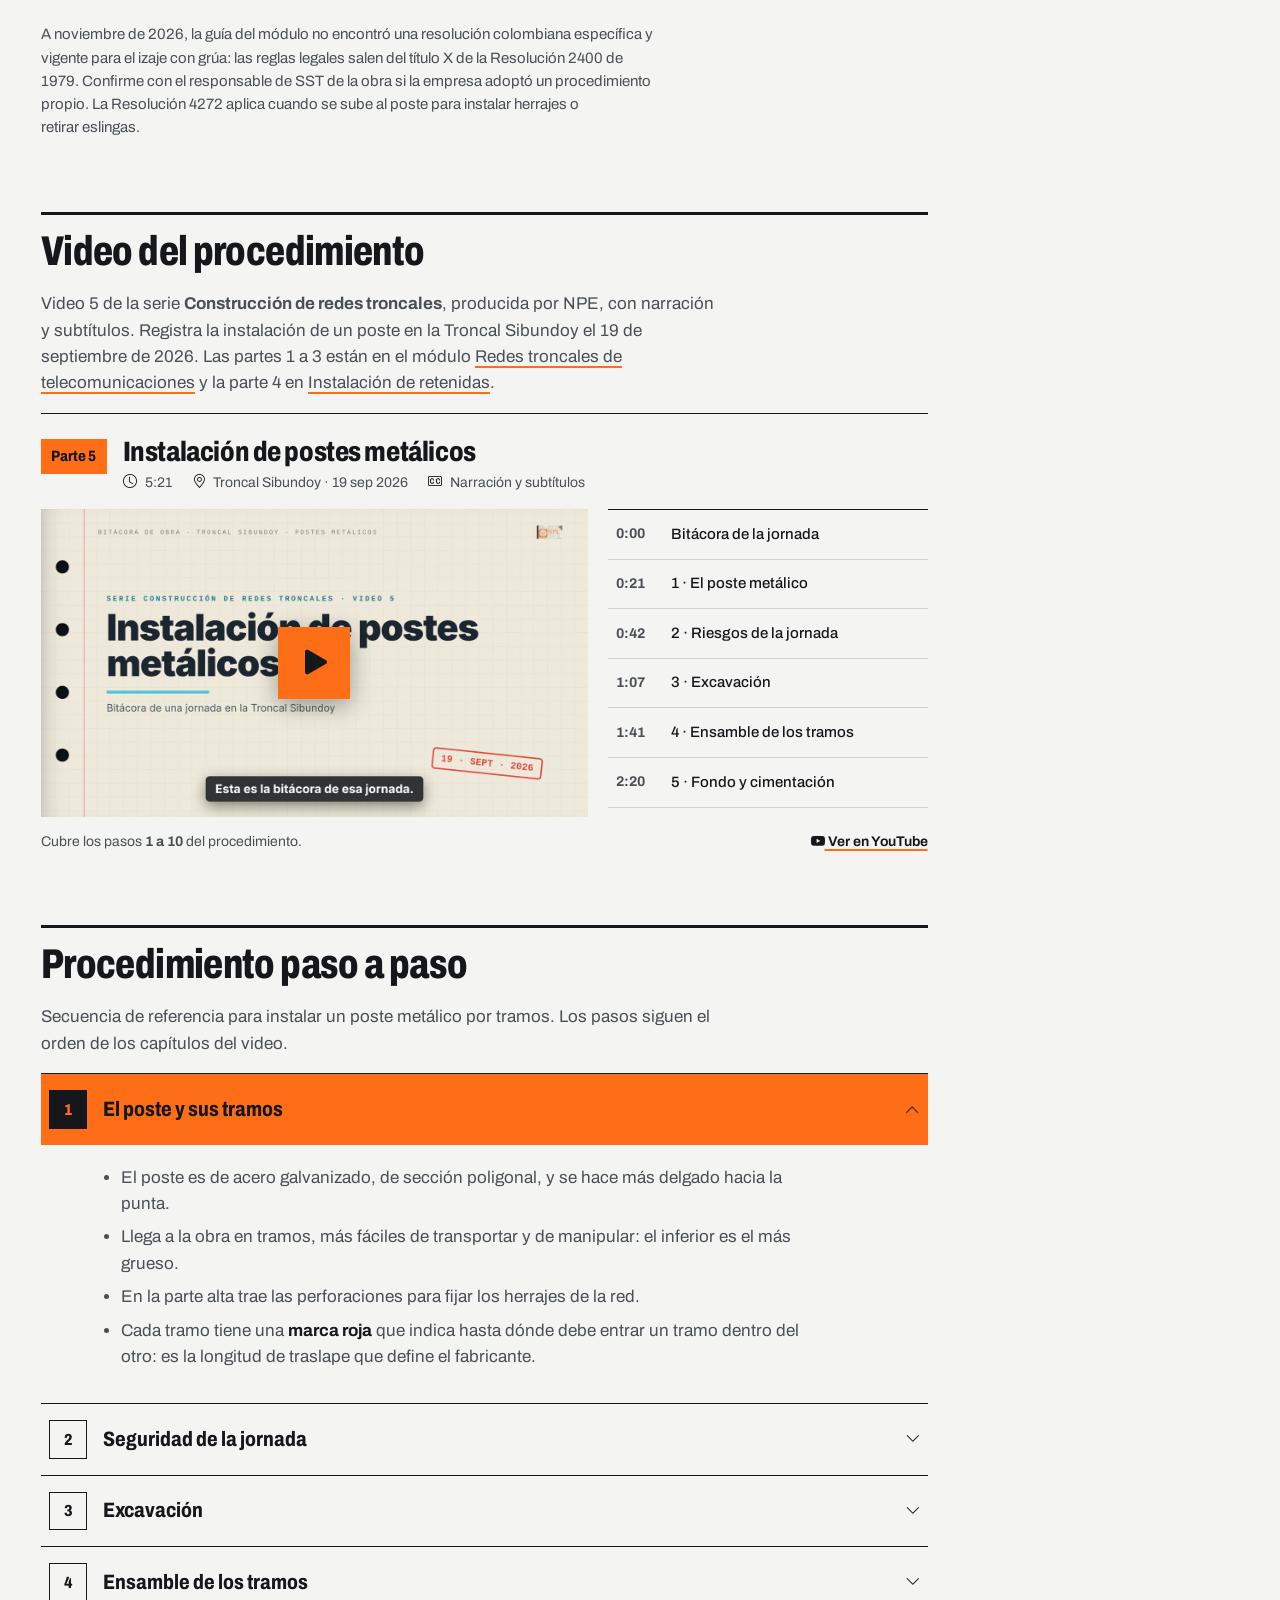
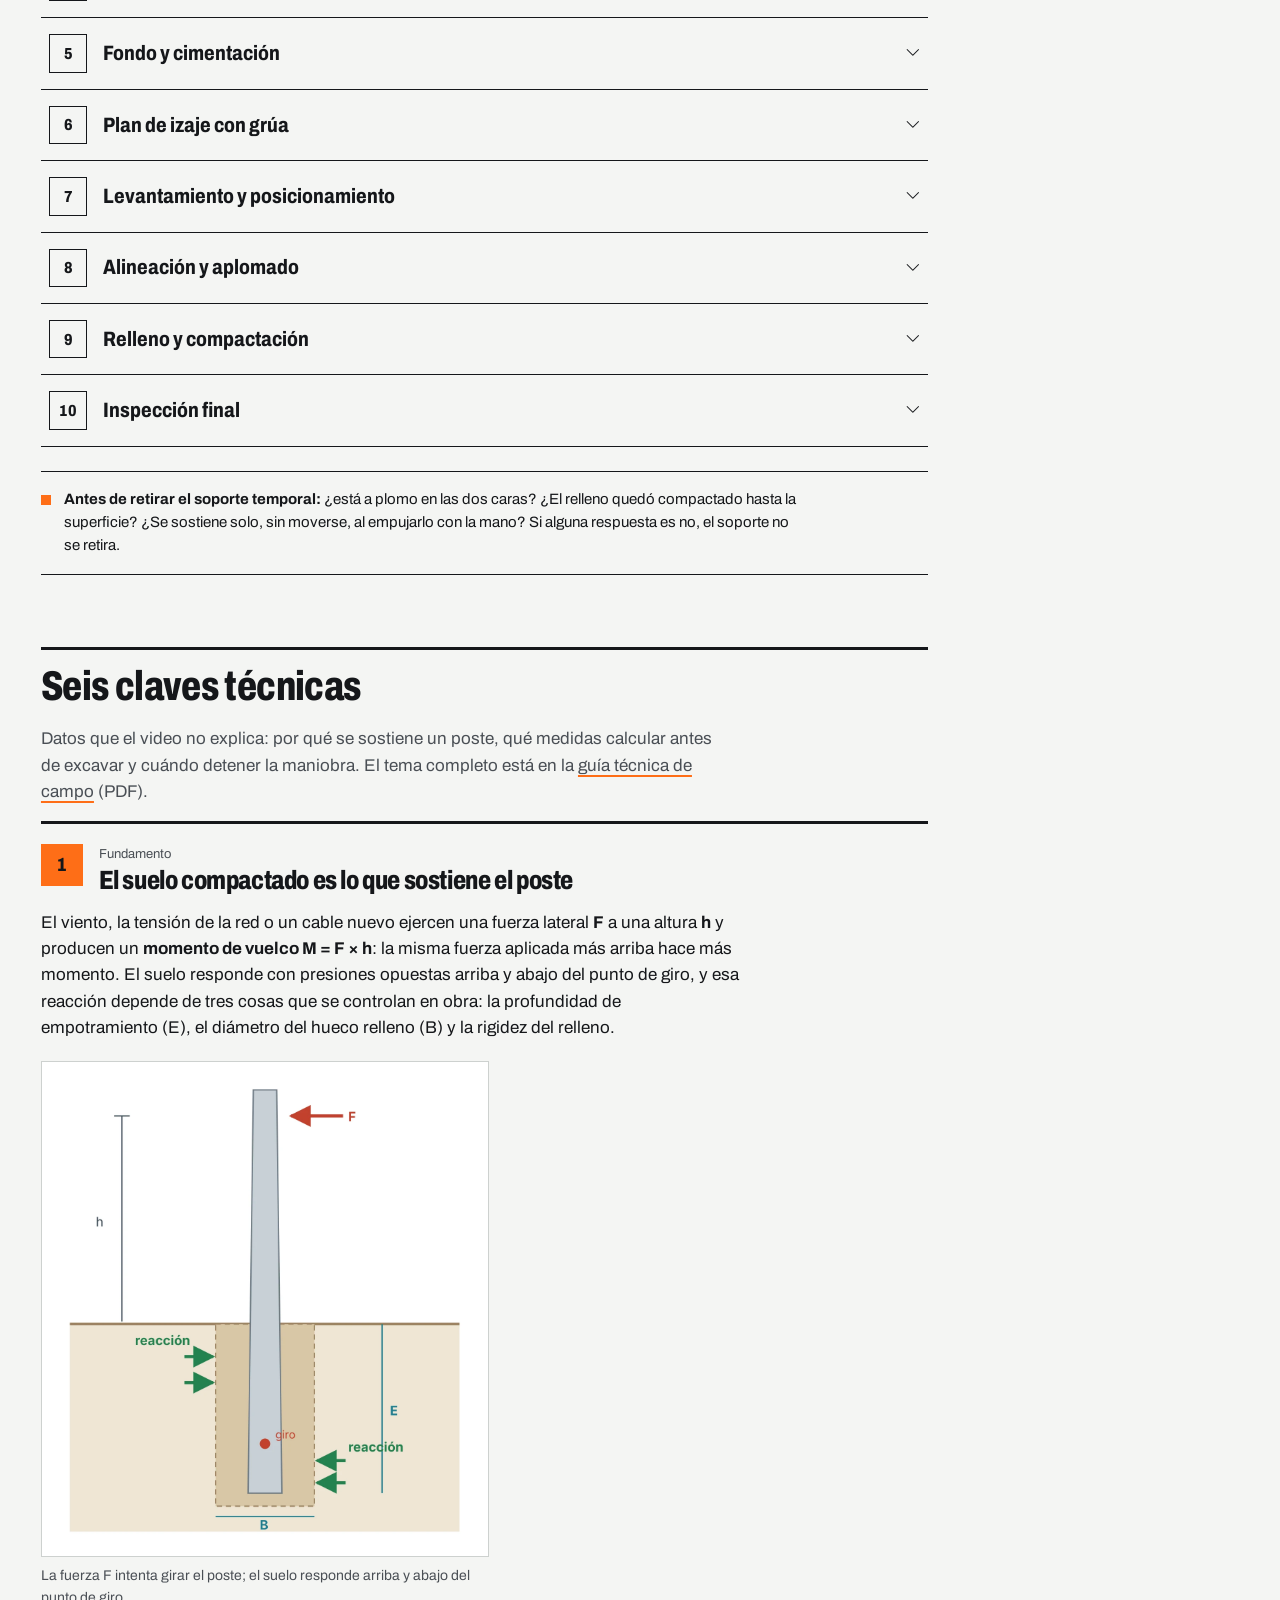
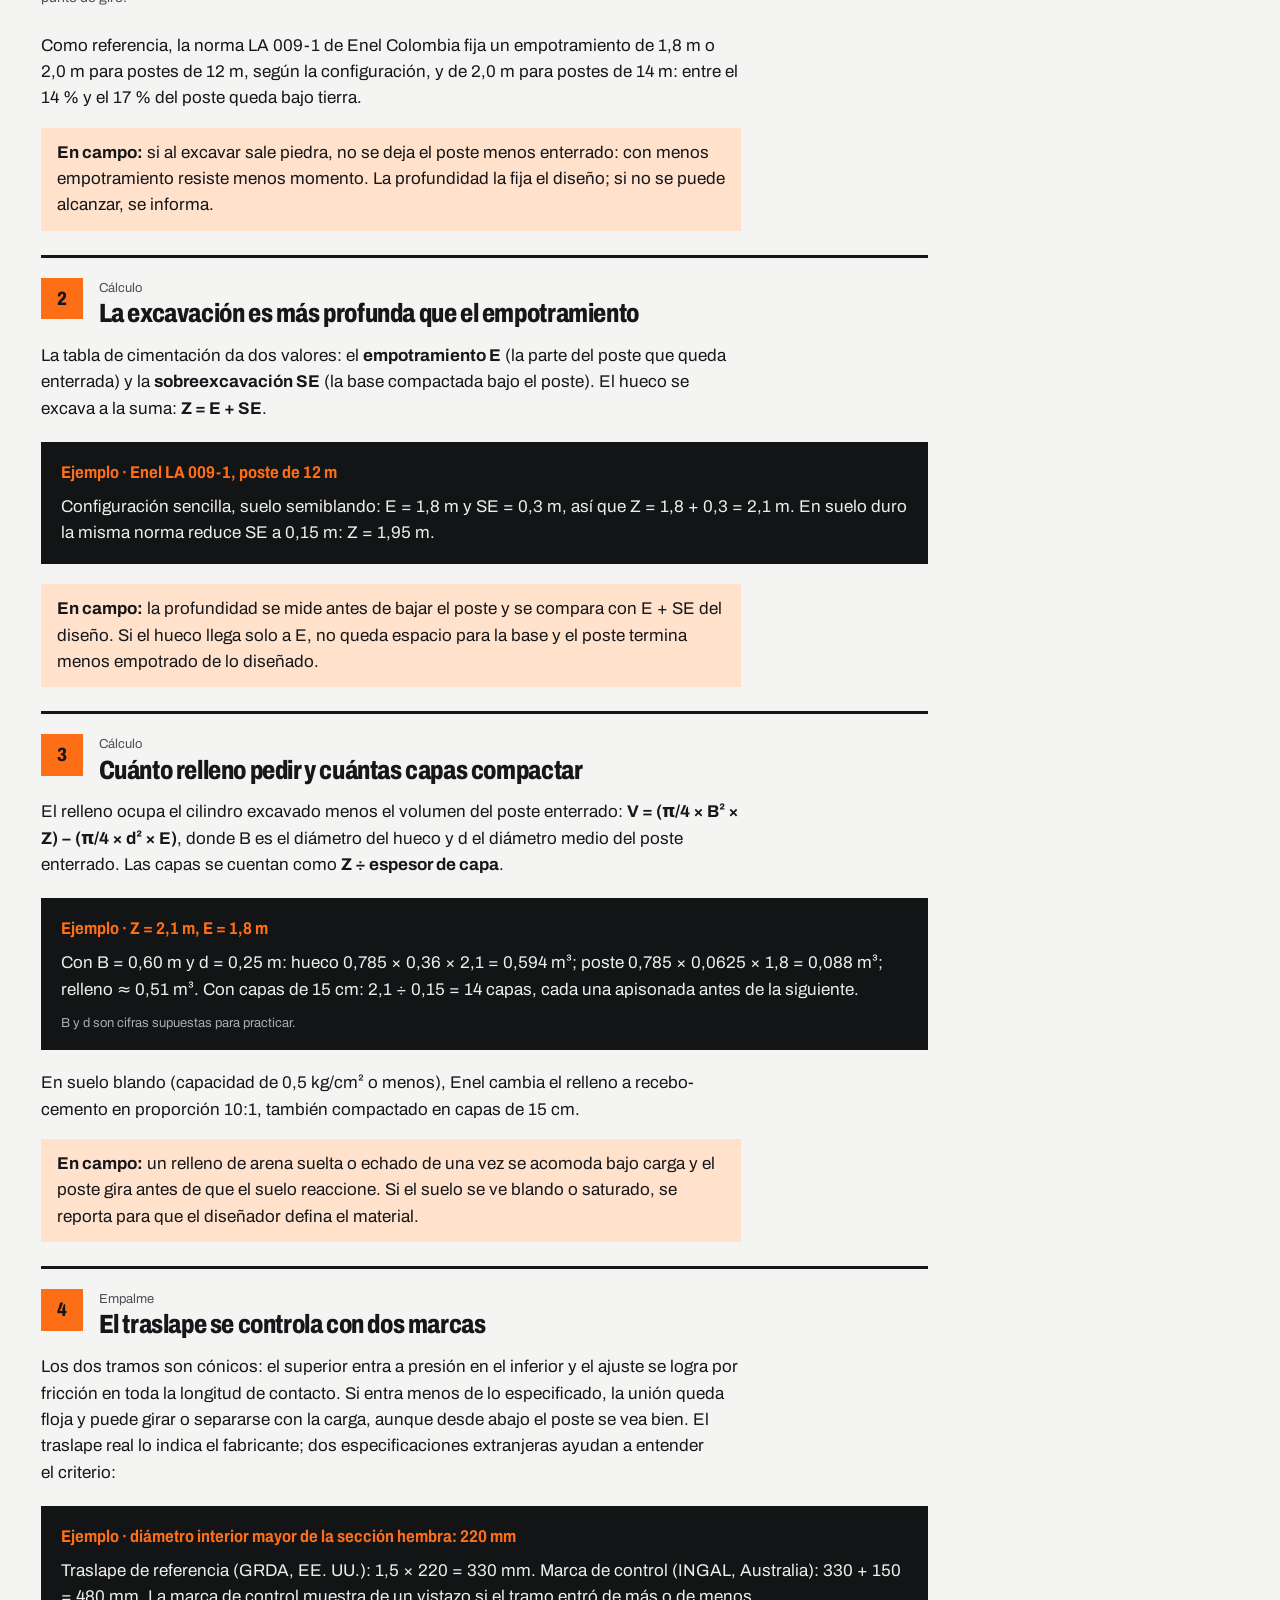
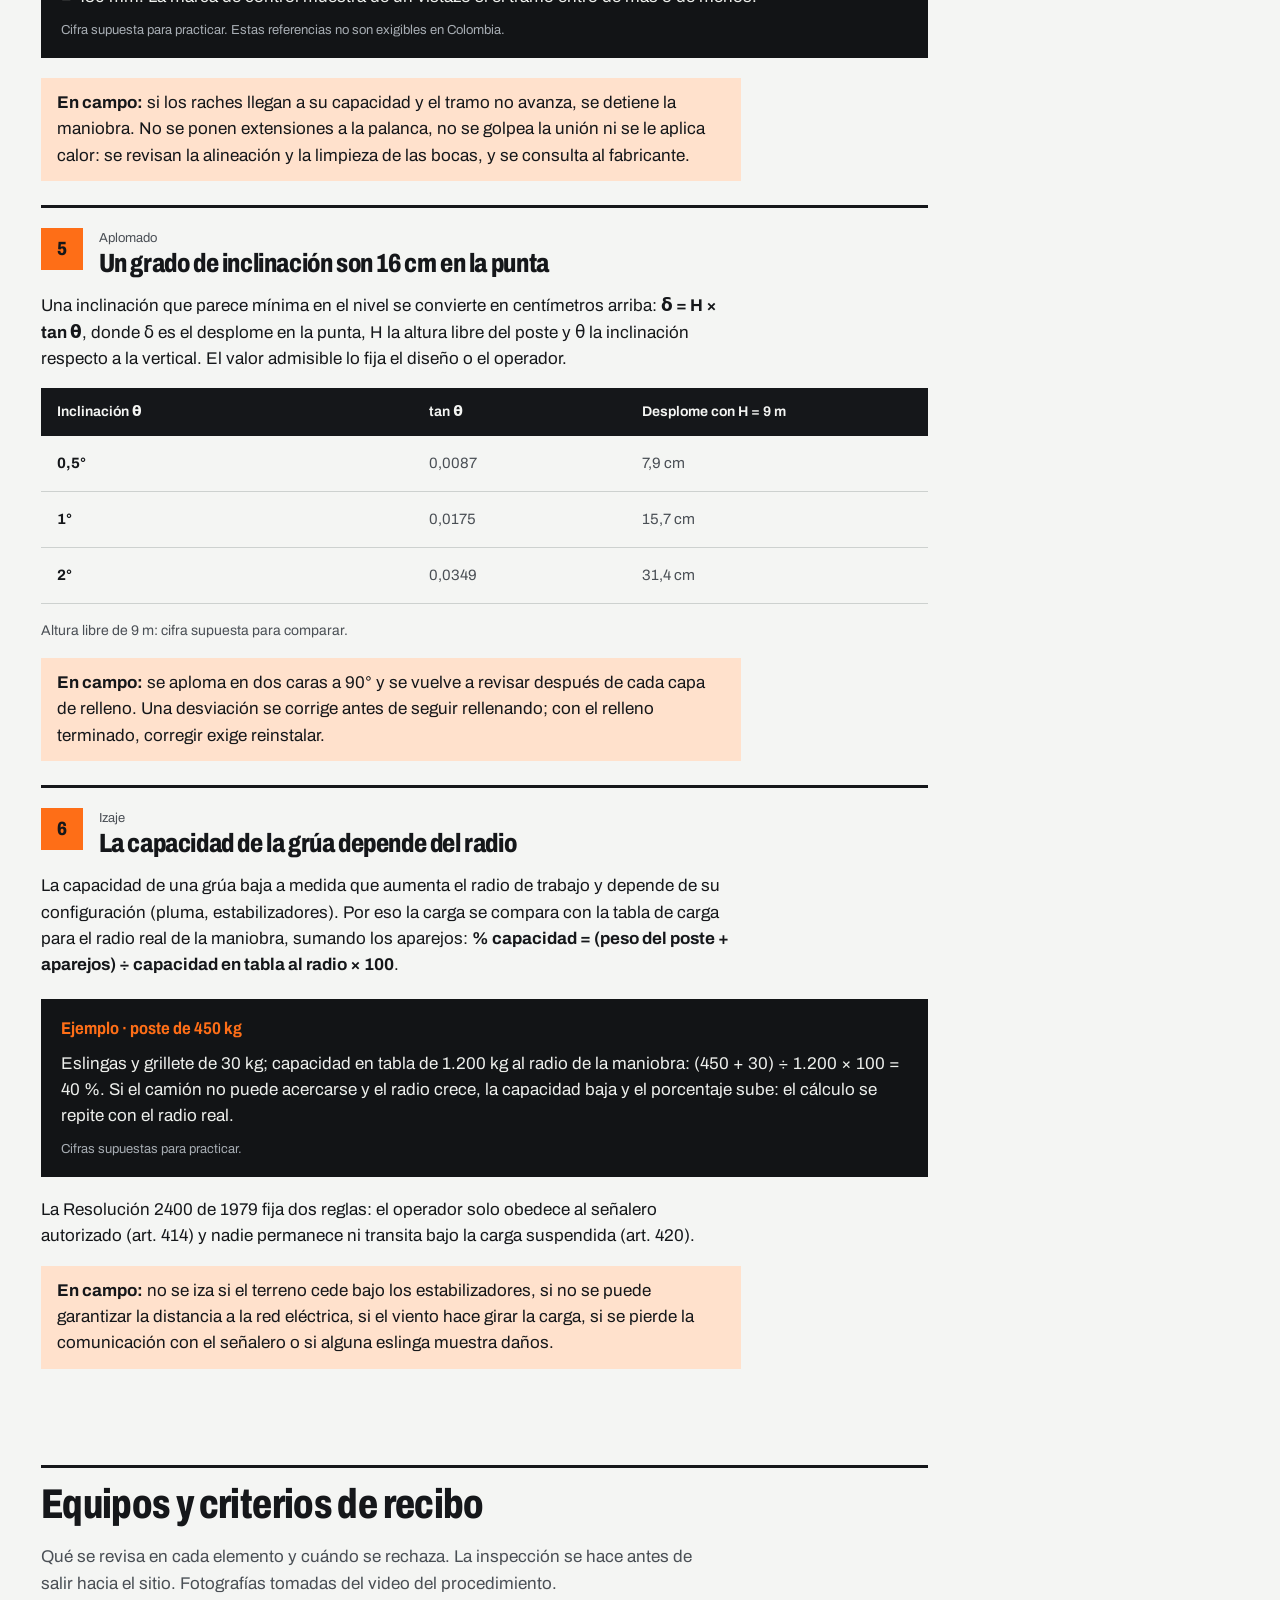
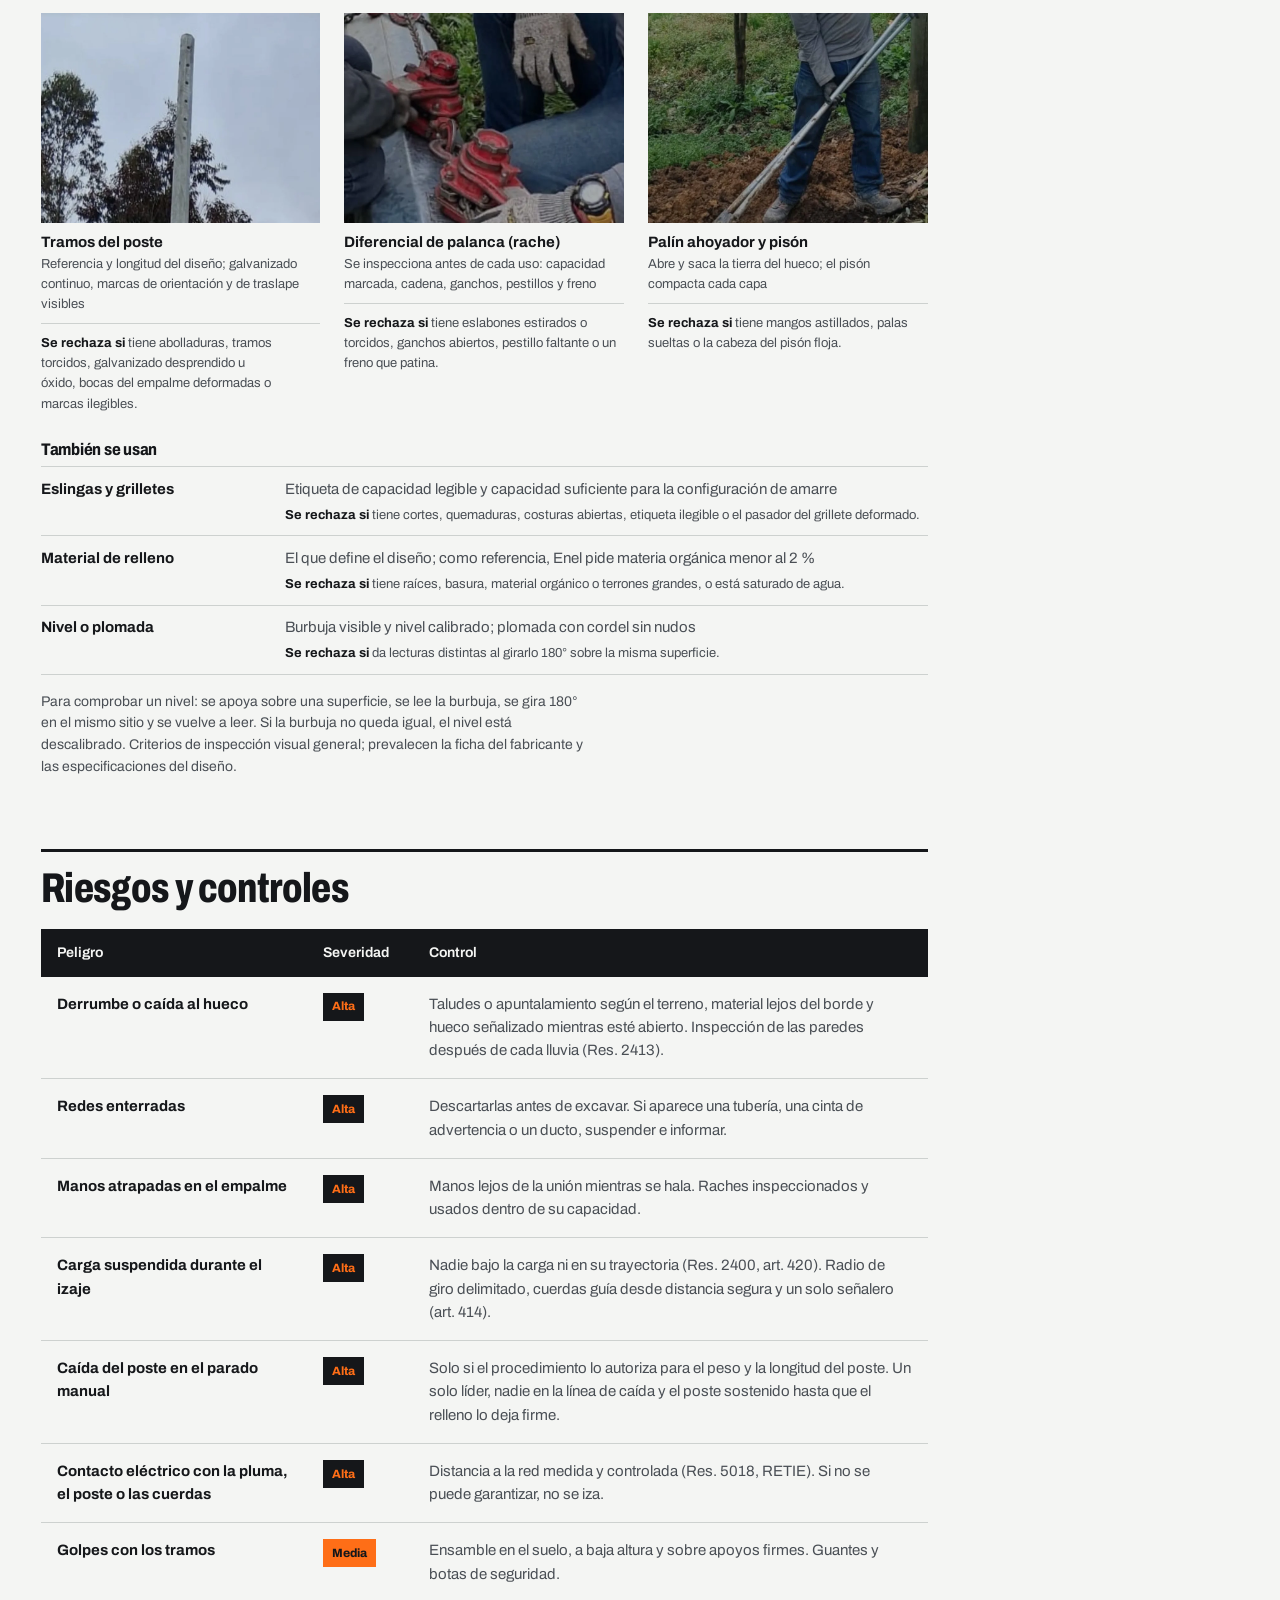
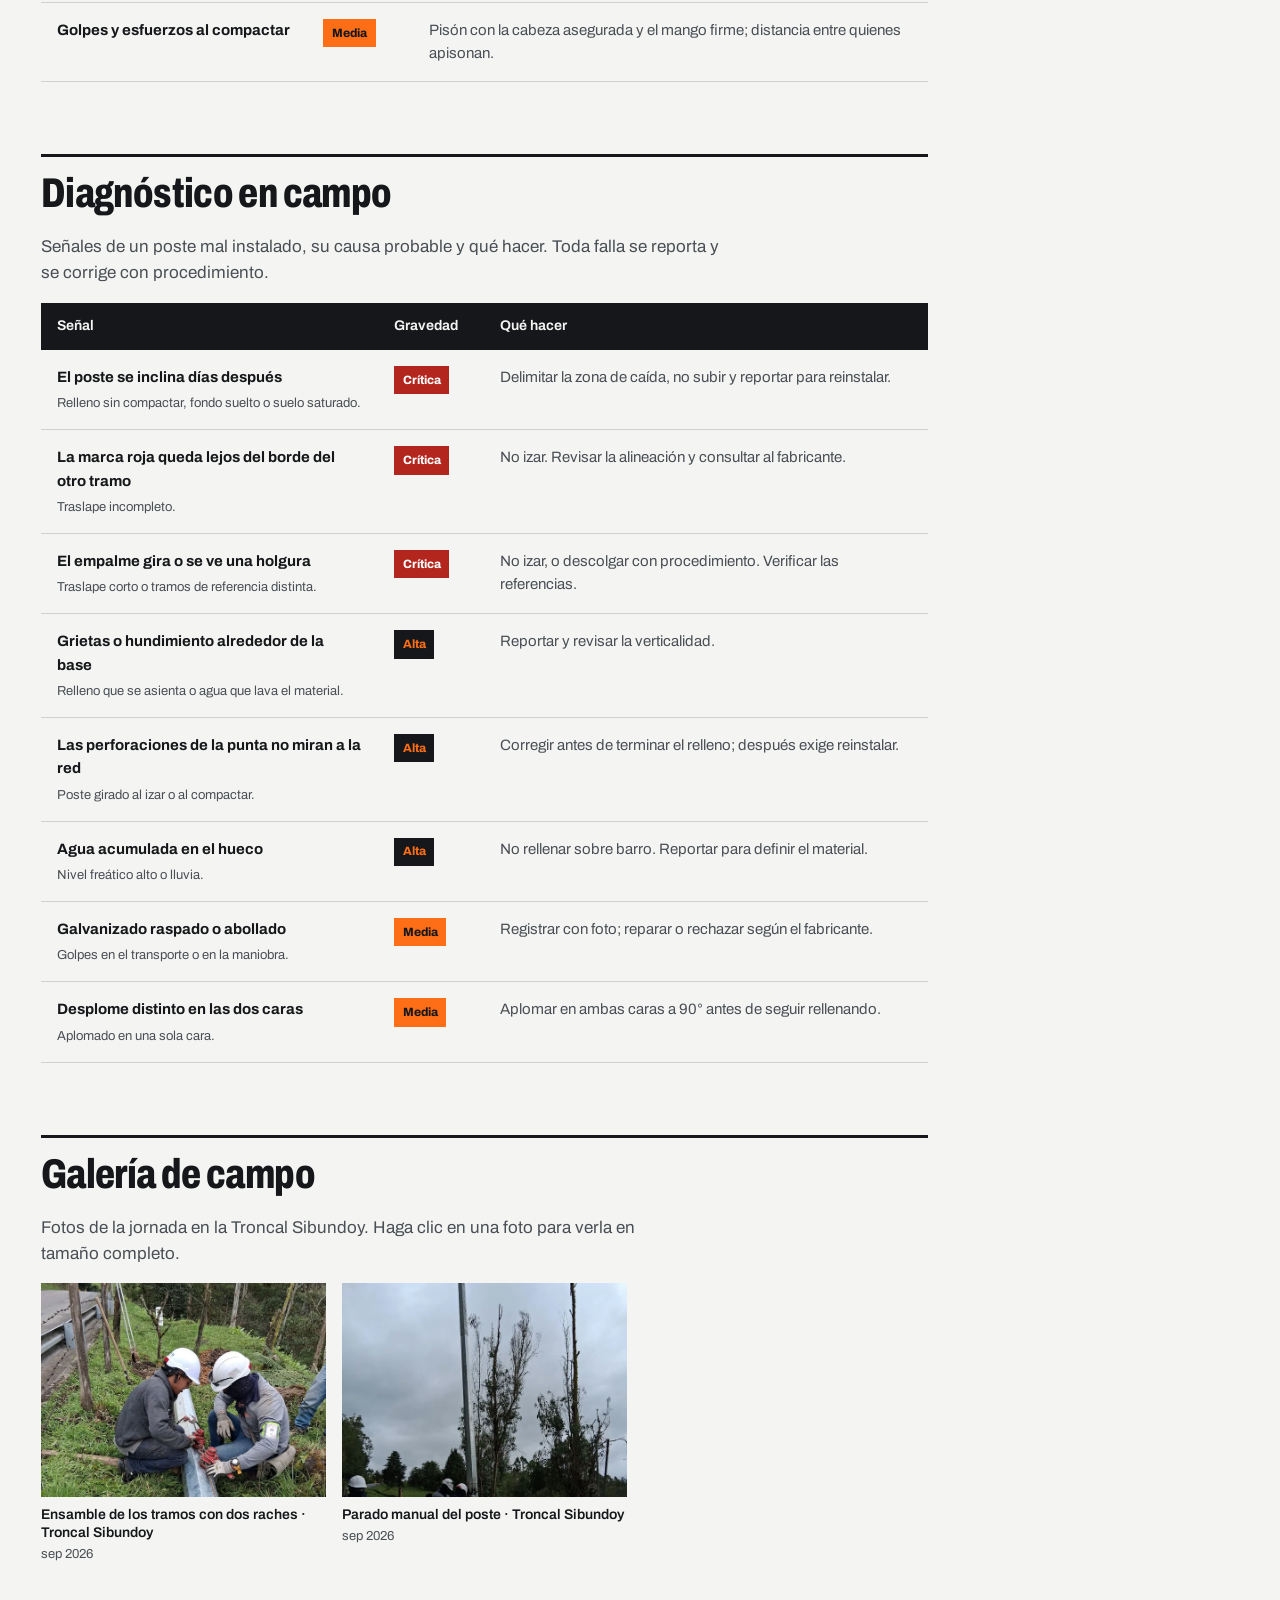
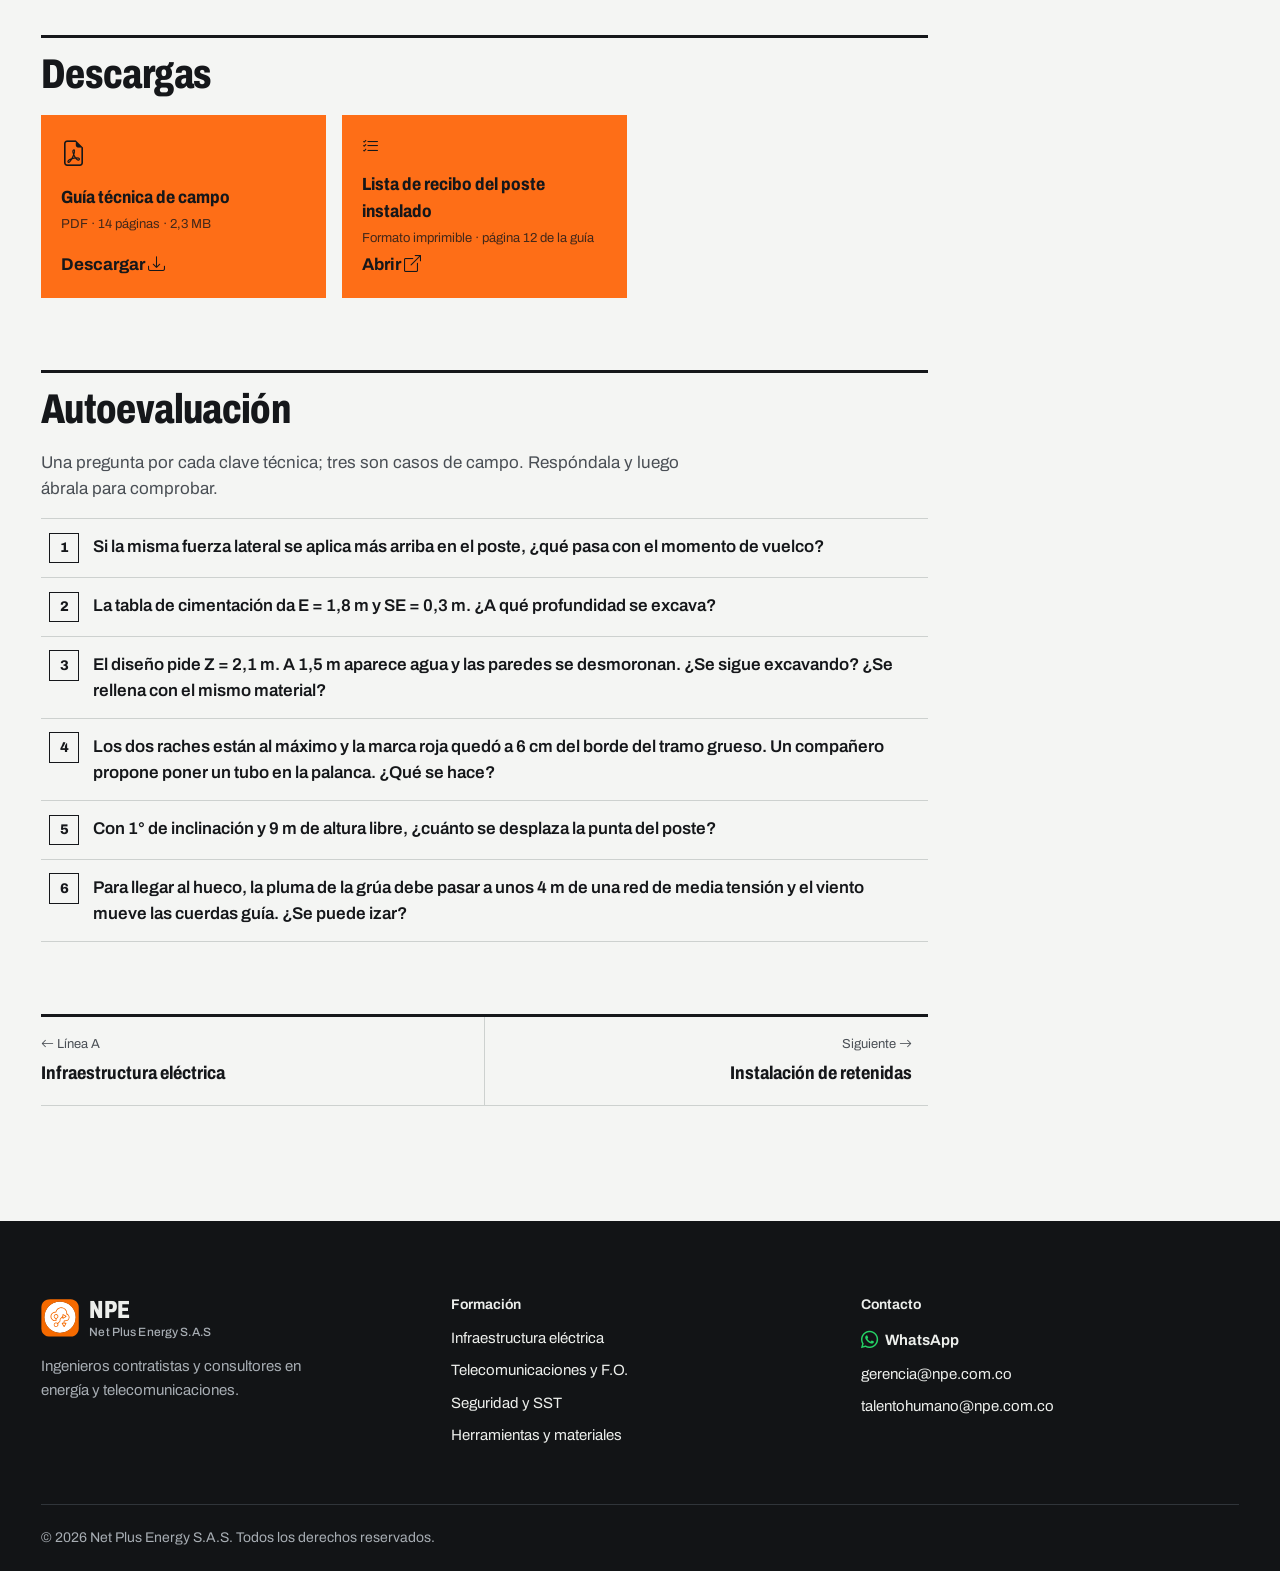
<file: formacion/postes-metalicos.html>
<!DOCTYPE html>
<html lang="es-CO">
<head>
<meta charset="UTF-8">
<meta name="viewport" content="width=device-width, initial-scale=1">
<title>Instalación de postes metálicos | Centro de Formación NPE</title>
<meta name="description" content="Instalación de postes metálicos por tramos en redes troncales: excavación, ensamble por traslape, izaje, aplomado y relleno compactado, con cálculos de campo, criterios de recibo y diagnóstico.">
<meta property="og:type" content="website">
<meta property="og:locale" content="es_CO">
<meta property="og:site_name" content="Net Plus Energy S.A.S">
<meta property="og:title" content="Instalación de postes metálicos | Centro de Formación NPE">
<meta property="og:description" content="Instalación de postes metálicos por tramos en redes troncales: excavación, ensamble por traslape, izaje, aplomado y relleno compactado, con cálculos de campo, criterios de recibo y diagnóstico.">
<meta name="theme-color" content="#F4F5F3">
<link rel="icon" href="../img/logo-npe.svg" type="image/svg+xml">
<link rel="icon" href="../img/favicon-32.png" type="image/png" sizes="32x32">
<link rel="apple-touch-icon" href="../img/apple-touch-icon.png">
<link rel="manifest" href="../site.webmanifest">
<link rel="preload" href="../fonts/archivo-latin.woff2" as="font" type="font/woff2" crossorigin>

<link href="https://cdn.jsdelivr.net/npm/bootstrap@5.3.3/dist/css/bootstrap.min.css" rel="stylesheet" integrity="sha384-QWTKZyjpPEjISv5WaRU9OFeRpok6YctnYmDr5pNlyT2bRjXh0JMhjY6hW+ALEwIH" crossorigin="anonymous">
<link href="https://cdn.jsdelivr.net/npm/bootstrap-icons@1.11.3/font/bootstrap-icons.min.css" rel="stylesheet" integrity="sha384-XGjxtQfXaH2tnPFa9x+ruJTuLE3Aa6LhHSWRr1XeTyhezb4abCG4ccI5AkVDxqC+" crossorigin="anonymous">
<link href="../css/npe.css?v=20261110" rel="stylesheet">
</head>
<body>

<a class="saltar" href="#contenido">Saltar al contenido</a>

<header class="barra npe-nav">
  <div class="marco barra-int">
    <a class="marca" href="../index.html" aria-label="Net Plus Energy, inicio">
      <img src="../img/logo-npe.svg" alt="" width="38" height="38">
      <span class="marca-txt"><b>NPE</b><small>Net Plus Energy S.A.S</small></span>
    </a>
    <button class="barra-menu" type="button" data-bs-toggle="collapse" data-bs-target="#menuPrincipal"
            aria-controls="menuPrincipal" aria-expanded="false" aria-label="Abrir menú">
      <span>Menú</span><i class="bi bi-list" aria-hidden="true"></i>
    </button>
    <nav class="collapse barra-nav" id="menuPrincipal" aria-label="Principal">
      <ul>
        <li><a href="../index.html">Inicio</a></li>
        <li><a href="../index.html#servicios">Servicios</a></li>
        <li><a class="activo" href="../formacion.html">Formación</a></li>
      </ul>
      <a class="boton boton-sm" href="../index.html#contacto">Contacto</a>
    </nav>
  </div>
</header>

<!-- ======================= ENCABEZADO DEL MÓDULO ======================= -->
<header class="mod-hero">
  <div class="marco">
    <nav class="migas" aria-label="Ruta">
      <a href="../index.html">Inicio</a> /
      <a href="../formacion.html">Centro de formación</a> /
      <a href="../formacion.html?linea=A">Infraestructura eléctrica</a> /
      <span aria-current="page">Instalación de postes metálicos</span>
    </nav>

    <h1>Instalación de postes metálicos</h1>
    <p class="entrada">
      Instalación de un poste metálico por tramos en una red troncal: excavación, ensamble por traslape, izaje,
      aplomado y relleno compactado, con los cálculos de campo y los criterios para recibir el poste.
    </p>

    <div class="mod-datos">
      <div class="mod-dato"><small>Línea</small><b>A · Infraestructura eléctrica</b></div>
      <div class="mod-dato"><small>Módulo</small><b>A1</b></div>
      <div class="mod-dato"><small>Nivel</small><b>Intermedio</b></div>
      <div class="mod-dato"><small>Duración</small><b>40 min</b></div>
      <div class="mod-dato"><small>Video</small><b>Parte 5 · 5:21</b></div>
      <div class="mod-dato"><small>Actualizado</small><b>13 nov 2026</b></div>
    </div>
  </div>
</header>

<div class="container modulo-cuerpo">
  <div class="row g-5">

    <aside class="col-lg-3 order-lg-2">
      <nav class="indice-lateral" aria-label="En este módulo">
        <span class="indice-titulo">En este módulo</span>
        <a href="#objetivos">Objetivos</a>
        <a href="#normativa">Marco normativo</a>
        <a href="#video">Video del procedimiento</a>
        <a href="#procedimiento">Procedimiento</a>
        <a href="#claves">Seis claves técnicas</a>
        <a href="#piezas">Equipos y criterios de recibo</a>
        <a href="#riesgos">Riesgos y controles</a>
        <a href="#diagnostico">Diagnóstico en campo</a>
        <a href="#galeria">Galería de campo</a>
        <a href="#descargas">Descargas</a>
        <a href="#evaluacion">Autoevaluación</a>
      </nav>
    </aside>

    <main class="col-lg-9 order-lg-1" id="contenido">

      <div class="aviso-validar mb-5">
        <p class="m-0"><b>Material de apoyo formativo.</b>
        Los procedimientos de este módulo son pautas generales de capacitación. En obra se aplican junto
        con el protocolo de seguridad y salud en el trabajo de la empresa, el diseño aprobado, las instrucciones
        del fabricante del poste y la norma del dueño de la infraestructura, y no sustituyen el criterio del
        ingeniero responsable.</p>
      </div>

      <section class="bloque" id="objetivos">
        <h2>Objetivos de aprendizaje</h2>
        <p>Al terminar este módulo, el técnico estará en capacidad de:</p>
        <ul class="lista-check">
          <li>Explicar cómo el suelo compactado resiste el momento de vuelco del poste.</li>
          <li>Obtener la profundidad total de excavación a partir de la tabla de cimentación.</li>
          <li>Estimar el volumen de relleno y el número de capas que hay que compactar.</li>
          <li>Ensamblar los tramos por traslape y comprobar el empalme con la marca de control.</li>
          <li>Aplomar en dos caras y convertir una inclinación en centímetros de desplome en la punta.</li>
          <li>Aplicar las reglas legales de izaje y reconocer cuándo no se levanta una carga.</li>
        </ul>
      </section>

      <section class="bloque" id="normativa">
        <h2>Marco normativo aplicable</h2>
        <p>
          Cada riesgo de la tarea tiene su norma colombiana: excavación, izaje, cercanía a redes eléctricas y trabajo en alturas.
          Las medidas del poste no salen de estas normas, sino del diseño, del fabricante y de la norma del dueño de la infraestructura.
        </p>
        <div>
          <span class="chip-norma">Decreto 1072 de 2015 · SG-SST</span>
          <span class="chip-norma">Resolución 0312 de 2019 · Estándares mínimos</span>
          <span class="chip-norma">Resolución 2413 de 1979 · Excavaciones</span>
          <span class="chip-norma">Resolución 2400 de 1979 · Aparatos de izar</span>
          <span class="chip-norma">Resolución 5018 de 2019 · SST con energía eléctrica</span>
          <span class="chip-norma">RETIE 2024 · Resolución 40117 y sus modificaciones</span>
          <span class="chip-norma">Resolución 4272 de 2021 · Trabajo en alturas</span>
        </div>
        <p class="mt-3 texto-secundario" style="font-size:.9375rem">
          A noviembre de 2026, la guía del módulo no encontró una resolución colombiana específica y vigente para el izaje con grúa:
          las reglas legales salen del título X de la Resolución 2400 de 1979. Confirme con el responsable de SST de la obra si la
          empresa adoptó un procedimiento propio. La Resolución 4272 aplica cuando se sube al poste para instalar herrajes o retirar eslingas.
        </p>
      </section>

      <section class="bloque" id="video">
        <h2>Video del procedimiento</h2>
        <p>
          Video 5 de la serie <strong>Construcción de redes troncales</strong>, producida por NPE, con narración y subtítulos.
          Registra la instalación de un poste en la Troncal Sibundoy el 19 de septiembre de 2026. Las partes 1 a 3 están en el módulo
          <a href="redes-troncales.html#video">Redes troncales de telecomunicaciones</a> y la parte 4 en
          <a href="retenidas.html#video">Instalación de retenidas</a>.
        </p>

        <article class="video-parte">
          <div class="video-cab">
            <span class="video-num">Parte 5</span>
            <div>
              <h3>Instalación de postes metálicos</h3>
              <p class="video-meta">
                <span><i class="bi bi-clock" aria-hidden="true"></i> 5:21</span>
                <span><i class="bi bi-geo-alt" aria-hidden="true"></i> Troncal Sibundoy · 19 sep 2026</span>
                <span><i class="bi bi-badge-cc" aria-hidden="true"></i> Narración y subtítulos</span>
              </p>
            </div>
          </div>

          <div class="video-caja">
            <a class="yt" id="videoParte5" data-yt="8UHaM5bIIa4" data-titulo="Parte 5 · Instalación de postes metálicos"
               href="https://www.youtube.com/watch?v=8UHaM5bIIa4" target="_blank" rel="noopener">
              <img src="../img/poster-troncales-p5.jpg" alt="" width="1280" height="720" loading="lazy" decoding="async">
              <span class="yt-play" aria-hidden="true"><i class="bi bi-play-fill"></i></span>
              <span class="visually-hidden">Reproducir video: Parte 5 · Instalación de postes metálicos</span>
            </a>
          </div>

          <div class="capitulos" data-video="videoParte5">
            <button type="button" class="capitulo" data-t="0"><span>0:00</span> Bitácora de la jornada</button>
            <button type="button" class="capitulo" data-t="21"><span>0:21</span> 1 · El poste metálico</button>
            <button type="button" class="capitulo" data-t="42"><span>0:42</span> 2 · Riesgos de la jornada</button>
            <button type="button" class="capitulo" data-t="67"><span>1:07</span> 3 · Excavación</button>
            <button type="button" class="capitulo" data-t="101"><span>1:41</span> 4 · Ensamble de los tramos</button>
            <button type="button" class="capitulo" data-t="140"><span>2:20</span> 5 · Fondo y cimentación</button>
            <button type="button" class="capitulo" data-t="164"><span>2:44</span> 6 · Plan de izaje</button>
            <button type="button" class="capitulo" data-t="195"><span>3:15</span> 7 · Levantamiento y posicionamiento</button>
            <button type="button" class="capitulo" data-t="231"><span>3:51</span> 8 · Alineación y aplomado</button>
            <button type="button" class="capitulo" data-t="255"><span>4:15</span> 9 · Relleno y compactación</button>
            <button type="button" class="capitulo" data-t="280"><span>4:40</span> 10 · Inspección final</button>
            <button type="button" class="capitulo" data-t="302"><span>5:02</span> Preguntas de repaso</button>
          </div>

          <p class="video-pie">
            <span>Cubre los pasos <strong>1 a 10</strong> del procedimiento.</span>
            <a href="https://youtu.be/8UHaM5bIIa4" target="_blank" rel="noopener">
              <i class="bi bi-youtube" aria-hidden="true"></i> Ver en YouTube<span class="visually-hidden"> (se abre en otra pestaña)</span></a>
          </p>
        </article>
      </section>

      <section class="bloque" id="procedimiento">
        <h2>Procedimiento paso a paso</h2>
        <p>Secuencia de referencia para instalar un poste metálico por tramos. Los pasos siguen el orden de los capítulos del video.</p>

        <div class="accordion" id="pasos">
          <div class="paso">
            <button type="button" class="paso-btn" data-bs-toggle="collapse" data-bs-target="#p1" aria-expanded="true" aria-controls="p1">
              <span class="paso-num">1</span> El poste y sus tramos
              <i class="bi bi-chevron-down" aria-hidden="true"></i>
            </button>
            <div id="p1" class="collapse show" data-bs-parent="#pasos">
              <div class="paso-cuerpo">
                <ul>
                  <li>El poste es de acero galvanizado, de sección poligonal, y se hace más delgado hacia la punta.</li>
                  <li>Llega a la obra en tramos, más fáciles de transportar y de manipular: el inferior es el más grueso.</li>
                  <li>En la parte alta trae las perforaciones para fijar los herrajes de la red.</li>
                  <li>Cada tramo tiene una <strong>marca roja</strong> que indica hasta dónde debe entrar un tramo dentro del otro: es la longitud de traslape que define el fabricante.</li>
                </ul>
              </div>
            </div>
          </div>
          <div class="paso">
            <button type="button" class="paso-btn collapsed" data-bs-toggle="collapse" data-bs-target="#p2" aria-expanded="false" aria-controls="p2">
              <span class="paso-num">2</span> Seguridad de la jornada
              <i class="bi bi-chevron-down" aria-hidden="true"></i>
            </button>
            <div id="p2" class="collapse" data-bs-parent="#pasos">
              <div class="paso-cuerpo">
                <ul>
                  <li>Siguen vigentes las reglas de la serie: elementos de protección, área delimitada y comunicación permanente.</li>
                  <li>La tarea suma cinco riesgos propios: la <strong>excavación</strong> (redes enterradas, paredes que ceden, caídas al hueco), las <strong>piezas pesadas</strong> (manos atrapadas en el empalme, golpes con los tramos), el <strong>izaje</strong> (carga suspendida, eslingas y radio de giro de la grúa), las <strong>redes eléctricas</strong> (distancia para la pluma, el poste y las cuerdas) y la <strong>compactación</strong> (golpes con el pisón y esfuerzos repetitivos).</li>
                  <li>Cada riesgo se controla antes de empezar, en el análisis de trabajo seguro.</li>
                </ul>
              </div>
            </div>
          </div>
          <div class="paso">
            <button type="button" class="paso-btn collapsed" data-bs-toggle="collapse" data-bs-target="#p3" aria-expanded="false" aria-controls="p3">
              <span class="paso-num">3</span> Excavación
              <i class="bi bi-chevron-down" aria-hidden="true"></i>
            </button>
            <div id="p3" class="collapse" data-bs-parent="#pasos">
              <div class="paso-cuerpo">
                <ul>
                  <li>El hueco se abre con el palín ahoyador.</li>
                  <li>El diámetro y la profundidad los fija el diseño, según la altura del poste y el tipo de terreno.</li>
                  <li>Antes de excavar se descartan redes enterradas. Si durante el trabajo el suelo está húmedo o suelto, se informa.</li>
                  <li>El material removido se deja lejos del borde y el hueco permanece señalizado mientras esté abierto.</li>
                  <li>El fondo se deja limpio y firme: sobre él se apoya todo el peso del poste.</li>
                </ul>
              </div>
            </div>
          </div>
          <div class="paso">
            <button type="button" class="paso-btn collapsed" data-bs-toggle="collapse" data-bs-target="#p4" aria-expanded="false" aria-controls="p4">
              <span class="paso-num">4</span> Ensamble de los tramos
              <i class="bi bi-chevron-down" aria-hidden="true"></i>
            </button>
            <div id="p4" class="collapse" data-bs-parent="#pasos">
              <div class="paso-cuerpo">
                <ul>
                  <li>Los tramos se ensamblan en el suelo. El empalme es por traslape: el tramo más delgado entra dentro del más grueso.</li>
                  <li>Se unen con dos diferenciales de palanca con cadena (en campo, «raches»), uno a cada lado, para que la fuerza quede alineada con el eje del poste y el tramo entre derecho.</li>
                  <li>Se hala de forma pareja hasta que la marca roja llega al borde del otro tramo.</li>
                  <li>Los raches se inspeccionan antes de usarlos y nunca se cargan por encima de su capacidad. Las manos se mantienen lejos de la unión.</li>
                </ul>
              </div>
            </div>
          </div>
          <div class="paso">
            <button type="button" class="paso-btn collapsed" data-bs-toggle="collapse" data-bs-target="#p5" aria-expanded="false" aria-controls="p5">
              <span class="paso-num">5</span> Fondo y cimentación
              <i class="bi bi-chevron-down" aria-hidden="true"></i>
            </button>
            <div id="p5" class="collapse" data-bs-parent="#pasos">
              <div class="paso-cuerpo">
                <ul>
                  <li>En esta obra la cimentación es de relleno compactado.</li>
                  <li>El fondo se nivela y se apisona para que el poste se apoye de manera uniforme.</li>
                  <li>El material de relleno es el que define el diseño: limpio, sin raíces, sin basura y sin materia orgánica.</li>
                  <li>La arena suelta no reemplaza una cimentación diseñada: no compacta igual y el poste puede perder su verticalidad.</li>
                </ul>
              </div>
            </div>
          </div>
          <div class="paso">
            <button type="button" class="paso-btn collapsed" data-bs-toggle="collapse" data-bs-target="#p6" aria-expanded="false" aria-controls="p6">
              <span class="paso-num">6</span> Plan de izaje con grúa
              <i class="bi bi-chevron-down" aria-hidden="true"></i>
            </button>
            <div id="p6" class="collapse" data-bs-parent="#pasos">
              <div class="paso-cuerpo">
                <ul>
                  <li>Cuando el poste se levanta con grúa, la maniobra se planea antes de mover cualquier carga.</li>
                  <li>Se inspecciona el equipo, se revisa que el terreno sea firme y se despliegan los estabilizadores sobre apoyos.</li>
                  <li>Las eslingas se revisan una por una y el peso del poste se compara con la tabla de carga de la grúa.</li>
                  <li>Se mide la distancia a las redes eléctricas y se delimita el radio de giro.</li>
                  <li>Se define un solo señalero. El operador obedece únicamente sus señales.</li>
                </ul>
              </div>
            </div>
          </div>
          <div class="paso">
            <button type="button" class="paso-btn collapsed" data-bs-toggle="collapse" data-bs-target="#p7" aria-expanded="false" aria-controls="p7">
              <span class="paso-num">7</span> Levantamiento y posicionamiento
              <i class="bi bi-chevron-down" aria-hidden="true"></i>
            </button>
            <div id="p7" class="collapse" data-bs-parent="#pasos">
              <div class="paso-cuerpo">
                <ul>
                  <li>La grúa levanta el poste desde los puntos de izaje que indica el fabricante, de forma lenta y controlada.</li>
                  <li>Las cuerdas guía controlan el giro desde una distancia segura. Nadie sostiene con las manos una carga en movimiento.</li>
                  <li>El poste baja de forma progresiva hacia el hueco, guiado por el señalero. Nadie se ubica debajo de la carga ni entre el poste y el hueco.</li>
                  <li>En la Troncal Sibundoy el poste se paró de forma manual: la base se apoya en el fondo del hueco y la cuadrilla lo lleva a la vertical, coordinada por un solo líder. Este método solo se usa cuando el procedimiento de trabajo lo autoriza.</li>
                </ul>
              </div>
            </div>
          </div>
          <div class="paso">
            <button type="button" class="paso-btn collapsed" data-bs-toggle="collapse" data-bs-target="#p8" aria-expanded="false" aria-controls="p8">
              <span class="paso-num">8</span> Alineación y aplomado
              <i class="bi bi-chevron-down" aria-hidden="true"></i>
            </button>
            <div id="p8" class="collapse" data-bs-parent="#pasos">
              <div class="paso-cuerpo">
                <ul>
                  <li>El poste se sostiene en su sitio mientras se aploma.</li>
                  <li>El nivel o la plomada se colocan en <strong>dos caras</strong> del poste, separadas un cuarto de vuelta. Si solo se revisa una cara, el poste puede quedar inclinado hacia el otro lado sin que se note.</li>
                  <li>También se verifica la orientación: las perforaciones de la punta quedan hacia donde el diseño ubica los herrajes.</li>
                </ul>
              </div>
            </div>
          </div>
          <div class="paso">
            <button type="button" class="paso-btn collapsed" data-bs-toggle="collapse" data-bs-target="#p9" aria-expanded="false" aria-controls="p9">
              <span class="paso-num">9</span> Relleno y compactación
              <i class="bi bi-chevron-down" aria-hidden="true"></i>
            </button>
            <div id="p9" class="collapse" data-bs-parent="#pasos">
              <div class="paso-cuerpo">
                <ul>
                  <li>Con el poste a plomo, el relleno se coloca por capas delgadas y cada capa se apisona antes de echar la siguiente. Como referencia, la norma LA 009-1 de Enel compacta en capas de 15 cm.</li>
                  <li>Después de cada capa se vuelve a revisar la verticalidad, porque el apisonado puede mover el poste.</li>
                  <li>El soporte temporal, sea la grúa o la cuadrilla, se mantiene hasta que el poste queda firme por sí solo.</li>
                </ul>
              </div>
            </div>
          </div>
          <div class="paso">
            <button type="button" class="paso-btn collapsed" data-bs-toggle="collapse" data-bs-target="#p10" aria-expanded="false" aria-controls="p10">
              <span class="paso-num">10</span> Inspección final
              <i class="bi bi-chevron-down" aria-hidden="true"></i>
            </button>
            <div id="p10" class="collapse" data-bs-parent="#pasos">
              <div class="paso-cuerpo">
                <ul>
                  <li>Antes de cerrar el registro se verifican la verticalidad, la estabilidad, el estado del empalme, la cimentación, la compactación y que la estructura no tenga daños.</li>
                  <li>Se toma el registro fotográfico de cada etapa con hora y coordenadas.</li>
                </ul>
              </div>
            </div>
          </div>
        </div>

        <div class="aviso-validar mt-4">
          <p class="m-0"><b>Antes de retirar el soporte temporal:</b> ¿está a plomo en las dos caras? ¿El relleno quedó compactado
          hasta la superficie? ¿Se sostiene solo, sin moverse, al empujarlo con la mano? Si alguna respuesta es no, el soporte no se retira.</p>
        </div>
      </section>

      <section class="bloque" id="claves">
        <h2>Seis claves técnicas</h2>
        <p>
          Datos que el video no explica: por qué se sostiene un poste, qué medidas calcular antes de excavar y cuándo detener la maniobra.
          El tema completo está en la <a href="../docs/guia-postes-metalicos.pdf" download>guía técnica de campo</a> (PDF).
        </p>
        <article class="clave">
          <header class="clave-cab"><span class="clave-num">1</span><div><small>Fundamento</small><h3>El suelo compactado es lo que sostiene el poste</h3></div></header>
          <p>El viento, la tensión de la red o un cable nuevo ejercen una fuerza lateral <b>F</b> a una altura <b>h</b> y producen un <b>momento de vuelco M = F × h</b>: la misma fuerza aplicada más arriba hace más momento. El suelo responde con presiones opuestas arriba y abajo del punto de giro, y esa reacción depende de tres cosas que se controlan en obra: la profundidad de empotramiento (E), el diámetro del hueco relleno (B) y la rigidez del relleno.</p><figure class="figura figura-angosta"><img src="../img/postes-metalicos/vuelco-poste.webp" width="1196" height="1332" loading="lazy" alt="Esquema de un poste enterrado: la fuerza lateral F arriba, la altura h, el empotramiento E, el diámetro del hueco B, el punto de giro bajo tierra y las reacciones del suelo en sentidos opuestos arriba y abajo de ese punto"><figcaption>La fuerza F intenta girar el poste; el suelo responde arriba y abajo del punto de giro.</figcaption></figure><p>Como referencia, la norma LA 009-1 de Enel Colombia fija un empotramiento de 1,8 m o 2,0 m para postes de 12 m, según la configuración, y de 2,0 m para postes de 14 m: entre el 14 % y el 17 % del poste queda bajo tierra.</p>
          <p class="clave-regla"><b>En campo:</b> si al excavar sale piedra, no se deja el poste menos enterrado: con menos empotramiento resiste menos momento. La profundidad la fija el diseño; si no se puede alcanzar, se informa.</p>
        </article>
        <article class="clave">
          <header class="clave-cab"><span class="clave-num">2</span><div><small>Cálculo</small><h3>La excavación es más profunda que el empotramiento</h3></div></header>
          <p>La tabla de cimentación da dos valores: el <b>empotramiento E</b> (la parte del poste que queda enterrada) y la <b>sobreexcavación SE</b> (la base compactada bajo el poste). El hueco se excava a la suma: <b>Z = E + SE</b>.</p><div class="ejemplo"><b>Ejemplo · Enel LA 009-1, poste de 12 m</b><p class="m-0">Configuración sencilla, suelo semiblando: E = 1,8 m y SE = 0,3 m, así que Z = 1,8 + 0,3 = 2,1 m. En suelo duro la misma norma reduce SE a 0,15 m: Z = 1,95 m.</p></div>
          <p class="clave-regla"><b>En campo:</b> la profundidad se mide antes de bajar el poste y se compara con E + SE del diseño. Si el hueco llega solo a E, no queda espacio para la base y el poste termina menos empotrado de lo diseñado.</p>
        </article>
        <article class="clave">
          <header class="clave-cab"><span class="clave-num">3</span><div><small>Cálculo</small><h3>Cuánto relleno pedir y cuántas capas compactar</h3></div></header>
          <p>El relleno ocupa el cilindro excavado menos el volumen del poste enterrado: <b>V = (π/4 × B² × Z) − (π/4 × d² × E)</b>, donde B es el diámetro del hueco y d el diámetro medio del poste enterrado. Las capas se cuentan como <b>Z ÷ espesor de capa</b>.</p><div class="ejemplo"><b>Ejemplo · Z = 2,1 m, E = 1,8 m</b><p class="m-0">Con B = 0,60 m y d = 0,25 m: hueco 0,785 × 0,36 × 2,1 = 0,594 m³; poste 0,785 × 0,0625 × 1,8 = 0,088 m³; relleno ≈ 0,51 m³. Con capas de 15 cm: 2,1 ÷ 0,15 = 14 capas, cada una apisonada antes de la siguiente.</p><p class="ejemplo-nota">B y d son cifras supuestas para practicar.</p></div><p>En suelo blando (capacidad de 0,5 kg/cm² o menos), Enel cambia el relleno a recebo-cemento en proporción 10:1, también compactado en capas de 15 cm.</p>
          <p class="clave-regla"><b>En campo:</b> un relleno de arena suelta o echado de una vez se acomoda bajo carga y el poste gira antes de que el suelo reaccione. Si el suelo se ve blando o saturado, se reporta para que el diseñador defina el material.</p>
        </article>
        <article class="clave">
          <header class="clave-cab"><span class="clave-num">4</span><div><small>Empalme</small><h3>El traslape se controla con dos marcas</h3></div></header>
          <p>Los dos tramos son cónicos: el superior entra a presión en el inferior y el ajuste se logra por fricción en toda la longitud de contacto. Si entra menos de lo especificado, la unión queda floja y puede girar o separarse con la carga, aunque desde abajo el poste se vea bien. El traslape real lo indica el fabricante; dos especificaciones extranjeras ayudan a entender el criterio:</p><div class="ejemplo"><b>Ejemplo · diámetro interior mayor de la sección hembra: 220 mm</b><p class="m-0">Traslape de referencia (GRDA, EE. UU.): 1,5 × 220 = 330 mm. Marca de control (INGAL, Australia): 330 + 150 = 480 mm. La marca de control muestra de un vistazo si el tramo entró de más o de menos.</p><p class="ejemplo-nota">Cifra supuesta para practicar. Estas referencias no son exigibles en Colombia.</p></div>
          <p class="clave-regla"><b>En campo:</b> si los raches llegan a su capacidad y el tramo no avanza, se detiene la maniobra. No se ponen extensiones a la palanca, no se golpea la unión ni se le aplica calor: se revisan la alineación y la limpieza de las bocas, y se consulta al fabricante.</p>
        </article>
        <article class="clave">
          <header class="clave-cab"><span class="clave-num">5</span><div><small>Aplomado</small><h3>Un grado de inclinación son 16 cm en la punta</h3></div></header>
          <p>Una inclinación que parece mínima en el nivel se convierte en centímetros arriba: <b>δ = H × tan θ</b>, donde δ es el desplome en la punta, H la altura libre del poste y θ la inclinación respecto a la vertical. El valor admisible lo fija el diseño o el operador.</p><div class="table-responsive"><table class="table tabla-riesgos"><thead><tr><th scope="col">Inclinación θ</th><th scope="col" style="width:24%">tan θ</th><th scope="col" style="width:34%">Desplome con H = 9 m</th></tr></thead><tbody>
<tr><td><b>0,5°</b></td><td>0,0087</td><td>7,9 cm</td></tr>
<tr><td><b>1°</b></td><td>0,0175</td><td>15,7 cm</td></tr>
<tr><td><b>2°</b></td><td>0,0349</td><td>31,4 cm</td></tr>
</tbody></table></div><p class="texto-secundario" style="font-size:.875rem">Altura libre de 9 m: cifra supuesta para comparar.</p>
          <p class="clave-regla"><b>En campo:</b> se aploma en dos caras a 90° y se vuelve a revisar después de cada capa de relleno. Una desviación se corrige antes de seguir rellenando; con el relleno terminado, corregir exige reinstalar.</p>
        </article>
        <article class="clave">
          <header class="clave-cab"><span class="clave-num">6</span><div><small>Izaje</small><h3>La capacidad de la grúa depende del radio</h3></div></header>
          <p>La capacidad de una grúa baja a medida que aumenta el radio de trabajo y depende de su configuración (pluma, estabilizadores). Por eso la carga se compara con la tabla de carga para el radio real de la maniobra, sumando los aparejos: <b>% capacidad = (peso del poste + aparejos) ÷ capacidad en tabla al radio × 100</b>.</p><div class="ejemplo"><b>Ejemplo · poste de 450 kg</b><p class="m-0">Eslingas y grillete de 30 kg; capacidad en tabla de 1.200 kg al radio de la maniobra: (450 + 30) ÷ 1.200 × 100 = 40 %. Si el camión no puede acercarse y el radio crece, la capacidad baja y el porcentaje sube: el cálculo se repite con el radio real.</p><p class="ejemplo-nota">Cifras supuestas para practicar.</p></div><p>La Resolución 2400 de 1979 fija dos reglas: el operador solo obedece al señalero autorizado (art. 414) y nadie permanece ni transita bajo la carga suspendida (art. 420).</p>
          <p class="clave-regla"><b>En campo:</b> no se iza si el terreno cede bajo los estabilizadores, si no se puede garantizar la distancia a la red eléctrica, si el viento hace girar la carga, si se pierde la comunicación con el señalero o si alguna eslinga muestra daños.</p>
        </article>
      </section>

      <section class="bloque" id="piezas">
        <h2>Equipos y criterios de recibo</h2>
        <p>
          Qué se revisa en cada elemento y cuándo se rechaza. La inspección se hace antes de salir hacia el sitio.
          Fotografías tomadas del video del procedimiento.
        </p>
        <div class="row g-4">
          <div class="col-6 col-lg-4"><div class="herramienta"><img class="herr-img" src="../img/herramientas/postes-metalicos/tramos-poste.webp" alt="Tramo superior de un poste metálico galvanizado, con las perforaciones para herrajes en la punta" loading="lazy" width="900" height="675"><b>Tramos del poste</b><small>Referencia y longitud del diseño; galvanizado continuo, marcas de orientación y de traslape visibles</small><p class="rechazo"><b>Se rechaza si</b> tiene abolladuras, tramos torcidos, galvanizado desprendido u óxido, bocas del empalme deformadas o marcas ilegibles.</p></div></div>
          <div class="col-6 col-lg-4"><div class="herramienta"><img class="herr-img" src="../img/herramientas/postes-metalicos/diferencial-palanca.webp" alt="Dos diferenciales de palanca rojos con su cadena, sujetos al poste durante el ensamble" loading="lazy" width="900" height="675"><b>Diferencial de palanca (rache)</b><small>Se inspecciona antes de cada uso: capacidad marcada, cadena, ganchos, pestillos y freno</small><p class="rechazo"><b>Se rechaza si</b> tiene eslabones estirados o torcidos, ganchos abiertos, pestillo faltante o un freno que patina.</p></div></div>
          <div class="col-6 col-lg-4"><div class="herramienta"><img class="herr-img" src="../img/herramientas/postes-metalicos/palin-ahoyador.webp" alt="Trabajador con un palín ahoyador de dos mangos junto al material de relleno" loading="lazy" width="900" height="675"><b>Palín ahoyador y pisón</b><small>Abre y saca la tierra del hueco; el pisón compacta cada capa</small><p class="rechazo"><b>Se rechaza si</b> tiene mangos astillados, palas sueltas o la cabeza del pisón floja.</p></div></div>
        </div>
        <h3 class="sin-foto-titulo">También se usan</h3>
        <ul class="sin-foto"><li><b>Eslingas y grilletes</b><span>Etiqueta de capacidad legible y capacidad suficiente para la configuración de amarre</span><span class="sin-foto-rechazo"><b>Se rechaza si</b> tiene cortes, quemaduras, costuras abiertas, etiqueta ilegible o el pasador del grillete deformado.</span></li><li><b>Material de relleno</b><span>El que define el diseño; como referencia, Enel pide materia orgánica menor al 2 %</span><span class="sin-foto-rechazo"><b>Se rechaza si</b> tiene raíces, basura, material orgánico o terrones grandes, o está saturado de agua.</span></li><li><b>Nivel o plomada</b><span>Burbuja visible y nivel calibrado; plomada con cordel sin nudos</span><span class="sin-foto-rechazo"><b>Se rechaza si</b> da lecturas distintas al girarlo 180° sobre la misma superficie.</span></li></ul>
        <p class="mt-3 texto-secundario" style="font-size:.875rem">Para comprobar un nivel: se apoya sobre una superficie, se lee la burbuja, se gira 180° en el mismo sitio y se vuelve a leer. Si la burbuja no queda igual, el nivel está descalibrado. Criterios de inspección visual general; prevalecen la ficha del fabricante y las especificaciones del diseño.</p>
      </section>

      <section class="bloque" id="riesgos">
        <h2>Riesgos y controles</h2>
        <div class="table-responsive">
          <table class="table tabla-riesgos align-middle">
            <thead>
              <tr><th scope="col" style="width:30%">Peligro</th><th scope="col" style="width:12%">Severidad</th><th scope="col">Control</th></tr>
            </thead>
            <tbody>
              <tr><td><b>Derrumbe o caída al hueco</b></td><td><span class="sev sev-alta">Alta</span></td><td>Taludes o apuntalamiento según el terreno, material lejos del borde y hueco señalizado mientras esté abierto. Inspección de las paredes después de cada lluvia (Res. 2413).</td></tr>
              <tr><td><b>Redes enterradas</b></td><td><span class="sev sev-alta">Alta</span></td><td>Descartarlas antes de excavar. Si aparece una tubería, una cinta de advertencia o un ducto, suspender e informar.</td></tr>
              <tr><td><b>Manos atrapadas en el empalme</b></td><td><span class="sev sev-alta">Alta</span></td><td>Manos lejos de la unión mientras se hala. Raches inspeccionados y usados dentro de su capacidad.</td></tr>
              <tr><td><b>Carga suspendida durante el izaje</b></td><td><span class="sev sev-alta">Alta</span></td><td>Nadie bajo la carga ni en su trayectoria (Res. 2400, art. 420). Radio de giro delimitado, cuerdas guía desde distancia segura y un solo señalero (art. 414).</td></tr>
              <tr><td><b>Caída del poste en el parado manual</b></td><td><span class="sev sev-alta">Alta</span></td><td>Solo si el procedimiento lo autoriza para el peso y la longitud del poste. Un solo líder, nadie en la línea de caída y el poste sostenido hasta que el relleno lo deja firme.</td></tr>
              <tr><td><b>Contacto eléctrico con la pluma, el poste o las cuerdas</b></td><td><span class="sev sev-alta">Alta</span></td><td>Distancia a la red medida y controlada (Res. 5018, RETIE). Si no se puede garantizar, no se iza.</td></tr>
              <tr><td><b>Golpes con los tramos</b></td><td><span class="sev sev-media">Media</span></td><td>Ensamble en el suelo, a baja altura y sobre apoyos firmes. Guantes y botas de seguridad.</td></tr>
              <tr><td><b>Golpes y esfuerzos al compactar</b></td><td><span class="sev sev-media">Media</span></td><td>Pisón con la cabeza asegurada y el mango firme; distancia entre quienes apisonan.</td></tr>
            </tbody>
          </table>
        </div>
      </section>

      <section class="bloque" id="diagnostico">
        <h2>Diagnóstico en campo</h2>
        <p>
          Señales de un poste mal instalado, su causa probable y qué hacer. Toda falla se reporta y se corrige con procedimiento.
        </p>
        <div class="table-responsive">
          <table class="table tabla-riesgos tabla-diagnostico">
            <thead>
              <tr><th scope="col" style="width:38%">Señal</th><th scope="col" style="width:12%">Gravedad</th><th scope="col">Qué hacer</th></tr>
            </thead>
            <tbody>
              <tr><td><b>El poste se inclina días después</b><small class="d-block mt-1">Relleno sin compactar, fondo suelto o suelo saturado.</small></td><td><span class="sev sev-critica">Crítica</span></td><td>Delimitar la zona de caída, no subir y reportar para reinstalar.</td></tr>
              <tr><td><b>La marca roja queda lejos del borde del otro tramo</b><small class="d-block mt-1">Traslape incompleto.</small></td><td><span class="sev sev-critica">Crítica</span></td><td>No izar. Revisar la alineación y consultar al fabricante.</td></tr>
              <tr><td><b>El empalme gira o se ve una holgura</b><small class="d-block mt-1">Traslape corto o tramos de referencia distinta.</small></td><td><span class="sev sev-critica">Crítica</span></td><td>No izar, o descolgar con procedimiento. Verificar las referencias.</td></tr>
              <tr><td><b>Grietas o hundimiento alrededor de la base</b><small class="d-block mt-1">Relleno que se asienta o agua que lava el material.</small></td><td><span class="sev sev-alta">Alta</span></td><td>Reportar y revisar la verticalidad.</td></tr>
              <tr><td><b>Las perforaciones de la punta no miran a la red</b><small class="d-block mt-1">Poste girado al izar o al compactar.</small></td><td><span class="sev sev-alta">Alta</span></td><td>Corregir antes de terminar el relleno; después exige reinstalar.</td></tr>
              <tr><td><b>Agua acumulada en el hueco</b><small class="d-block mt-1">Nivel freático alto o lluvia.</small></td><td><span class="sev sev-alta">Alta</span></td><td>No rellenar sobre barro. Reportar para definir el material.</td></tr>
              <tr><td><b>Galvanizado raspado o abollado</b><small class="d-block mt-1">Golpes en el transporte o en la maniobra.</small></td><td><span class="sev sev-media">Media</span></td><td>Registrar con foto; reparar o rechazar según el fabricante.</td></tr>
              <tr><td><b>Desplome distinto en las dos caras</b><small class="d-block mt-1">Aplomado en una sola cara.</small></td><td><span class="sev sev-media">Media</span></td><td>Aplomar en ambas caras a 90° antes de seguir rellenando.</td></tr>
            </tbody>
          </table>
        </div>
      </section>

      <section class="bloque" id="galeria">
        <h2>Galería de campo</h2>
        <p>Fotos de la jornada en la Troncal Sibundoy. Haga clic en una foto para verla en tamaño completo.</p>
        <div class="row g-3">
          <div class="col-6 col-md-4">
            <figure class="foto-campo">
              <a href="../img/galeria/ensamble-raches-sibundoy.webp" target="_blank" rel="noopener">
                <img src="../img/galeria/thumb/ensamble-raches-sibundoy.webp" alt="Dos trabajadores de NPE ensamblan en el suelo los tramos de un poste metálico con dos diferenciales de palanca rojos, junto a la vía" loading="lazy" width="1200" height="1235">
              </a>
              <figcaption>Ensamble de los tramos con dos raches · Troncal Sibundoy<span>sep 2026</span></figcaption>
            </figure>
          </div>
          <div class="col-6 col-md-4">
            <figure class="foto-campo">
              <a href="../img/galeria/parado-manual-sibundoy.webp" target="_blank" rel="noopener">
                <img src="../img/galeria/thumb/parado-manual-sibundoy.webp" alt="Tres trabajadores de NPE llevan a la vertical un poste metálico apoyado en el fondo del hueco" loading="lazy" width="1200" height="1235">
              </a>
              <figcaption>Parado manual del poste · Troncal Sibundoy<span>sep 2026</span></figcaption>
            </figure>
          </div>
        </div>
      </section>

      <section class="bloque" id="descargas">
        <h2>Descargas</h2>
        <div class="row g-3">
          <div class="col-md-6 col-lg-4"><a class="descarga" href="../docs/guia-postes-metalicos.pdf" download><i class="bi bi-file-earmark-pdf" aria-hidden="true"></i><b>Guía técnica de campo</b><small>PDF · 14 páginas · 2,3 MB</small><span>Descargar <i class="bi bi-download" aria-hidden="true"></i></span></a></div>
          <div class="col-md-6 col-lg-4"><a class="descarga" href="../docs/guia-postes-metalicos.pdf#page=12" target="_blank" rel="noopener"><i class="bi bi-list-check" aria-hidden="true"></i><b>Lista de recibo del poste instalado</b><small>Formato imprimible · página 12 de la guía</small><span>Abrir <i class="bi bi-box-arrow-up-right" aria-hidden="true"></i></span></a></div>
        </div>
      </section>

      <section class="bloque" id="evaluacion">
        <h2>Autoevaluación</h2>
        <p>Una pregunta por cada clave técnica; tres son casos de campo. Respóndala y luego ábrala para comprobar.</p>
        <div class="preguntas">
          <details class="pregunta"><summary><span>1</span>Si la misma fuerza lateral se aplica más arriba en el poste, ¿qué pasa con el momento de vuelco?</summary><p>Aumenta: M = F × h. Por eso el diseño fija la altura de cada herraje y de cada cable.</p></details>
          <details class="pregunta"><summary><span>2</span>La tabla de cimentación da E = 1,8 m y SE = 0,3 m. ¿A qué profundidad se excava?</summary><p>A 2,1 m (Z = E + SE). Si se excava solo hasta 1,8 m, no queda espacio para la base compactada.</p></details>
          <details class="pregunta"><summary><span>3</span>El diseño pide Z = 2,1 m. A 1,5 m aparece agua y las paredes se desmoronan. ¿Se sigue excavando? ¿Se rellena con el mismo material?</summary><p>Se detiene y se informa. Las paredes que ceden exigen talud o apuntalamiento y revisión antes de volver a entrar (Res. 2413, arts. 15, 19 y 22). El suelo blando y saturado cambia la cimentación (Enel usa recebo-cemento 10:1 o una cimentación especial): lo define el diseñador, no la cuadrilla.</p></details>
          <details class="pregunta"><summary><span>4</span>Los dos raches están al máximo y la marca roja quedó a 6 cm del borde del tramo grueso. Un compañero propone poner un tubo en la palanca. ¿Qué se hace?</summary><p>El empalme no se acepta: el traslape quedó corto. El tubo haría trabajar el rache por encima de su capacidad nominal y puede romper la cadena o el gancho. Se detiene, se revisan la alineación de los raches y la limpieza de las bocas, y se consulta al fabricante.</p></details>
          <details class="pregunta"><summary><span>5</span>Con 1° de inclinación y 9 m de altura libre, ¿cuánto se desplaza la punta del poste?</summary><p>Unos 16 cm: 9 × tan 1° = 9 × 0,0175 ≈ 0,157 m.</p></details>
          <details class="pregunta"><summary><span>6</span>Para llegar al hueco, la pluma de la grúa debe pasar a unos 4 m de una red de media tensión y el viento mueve las cuerdas guía. ¿Se puede izar?</summary><p>No en esas condiciones. La distancia a la red se garantiza según el RETIE y la Res. 5018, y con viento que mueve la carga se suspende. Se replantea la posición de la grúa, se coordina con el operador de red o se espera.</p></details>
        </div>
      </section>

      <nav class="nav-modulo" aria-label="Módulos de la línea">
        <a href="../formacion.html?linea=A">
          <small><i class="bi bi-arrow-left" aria-hidden="true"></i> Línea A</small>
          <b>Infraestructura eléctrica</b>
        </a>
        <a href="retenidas.html">
          <small>Siguiente <i class="bi bi-arrow-right" aria-hidden="true"></i></small>
          <b>Instalación de retenidas</b>
        </a>
      </nav>

    </main>
  </div>
</div>

<footer class="pie">
  <div class="marco pie-grid">
    <div class="pie-marca">
      <a class="marca" href="../index.html">
        <img src="../img/logo-npe.svg" alt="" width="38" height="38">
        <span class="marca-txt"><b>NPE</b><small>Net Plus Energy S.A.S</small></span>
      </a>
      <p>Ingenieros contratistas y consultores en energía y telecomunicaciones.</p>
    </div>
    <div class="pie-col ancha">
      <h2>Formación</h2>
      <ul>
        <li><a href="../formacion.html?linea=A">Infraestructura eléctrica</a></li>
        <li><a href="../formacion.html?linea=B">Telecomunicaciones y F.O.</a></li>
        <li><a href="../formacion.html?linea=C">Seguridad y SST</a></li>
        <li><a href="../formacion.html?linea=D">Herramientas y materiales</a></li>
      </ul>
    </div>
    <div class="pie-col ancha">
      <h2>Contacto</h2>
      <ul>
        <li><a class="enlace-wa" href="https://wa.me/573113947513" target="_blank" rel="noopener"><i class="bi bi-whatsapp" aria-hidden="true"></i> WhatsApp</a></li>
        <li><a href="mailto:gerencia@npe.com.co">gerencia@npe.com.co</a></li>
        <li><a href="mailto:talentohumano@npe.com.co">talentohumano@npe.com.co</a></li>
      </ul>
    </div>
  </div>
  <div class="marco">
    <div class="pie-base">
      <span>&copy; <span data-anio></span> Net Plus Energy S.A.S. Todos los derechos reservados.</span>
    </div>
  </div>
</footer>

<a class="fab-wa" href="https://wa.me/573113947513" target="_blank" rel="noopener" aria-label="Escribir por WhatsApp"><i class="bi bi-whatsapp" aria-hidden="true"></i></a>
<button type="button" class="fab-top" id="fabTop" aria-label="Volver arriba"><i class="bi bi-arrow-up" aria-hidden="true"></i></button>

<script src="https://cdn.jsdelivr.net/npm/bootstrap@5.3.3/dist/js/bootstrap.bundle.min.js" integrity="sha384-YvpcrYf0tY3lHB60NNkmXc5s9fDVZLESaAA55NDzOxhy9GkcIdslK1eN7N6jIeHz" crossorigin="anonymous"></script>
<script src="../js/npe.js?v=20261110"></script>
</body>
</html>
</file>
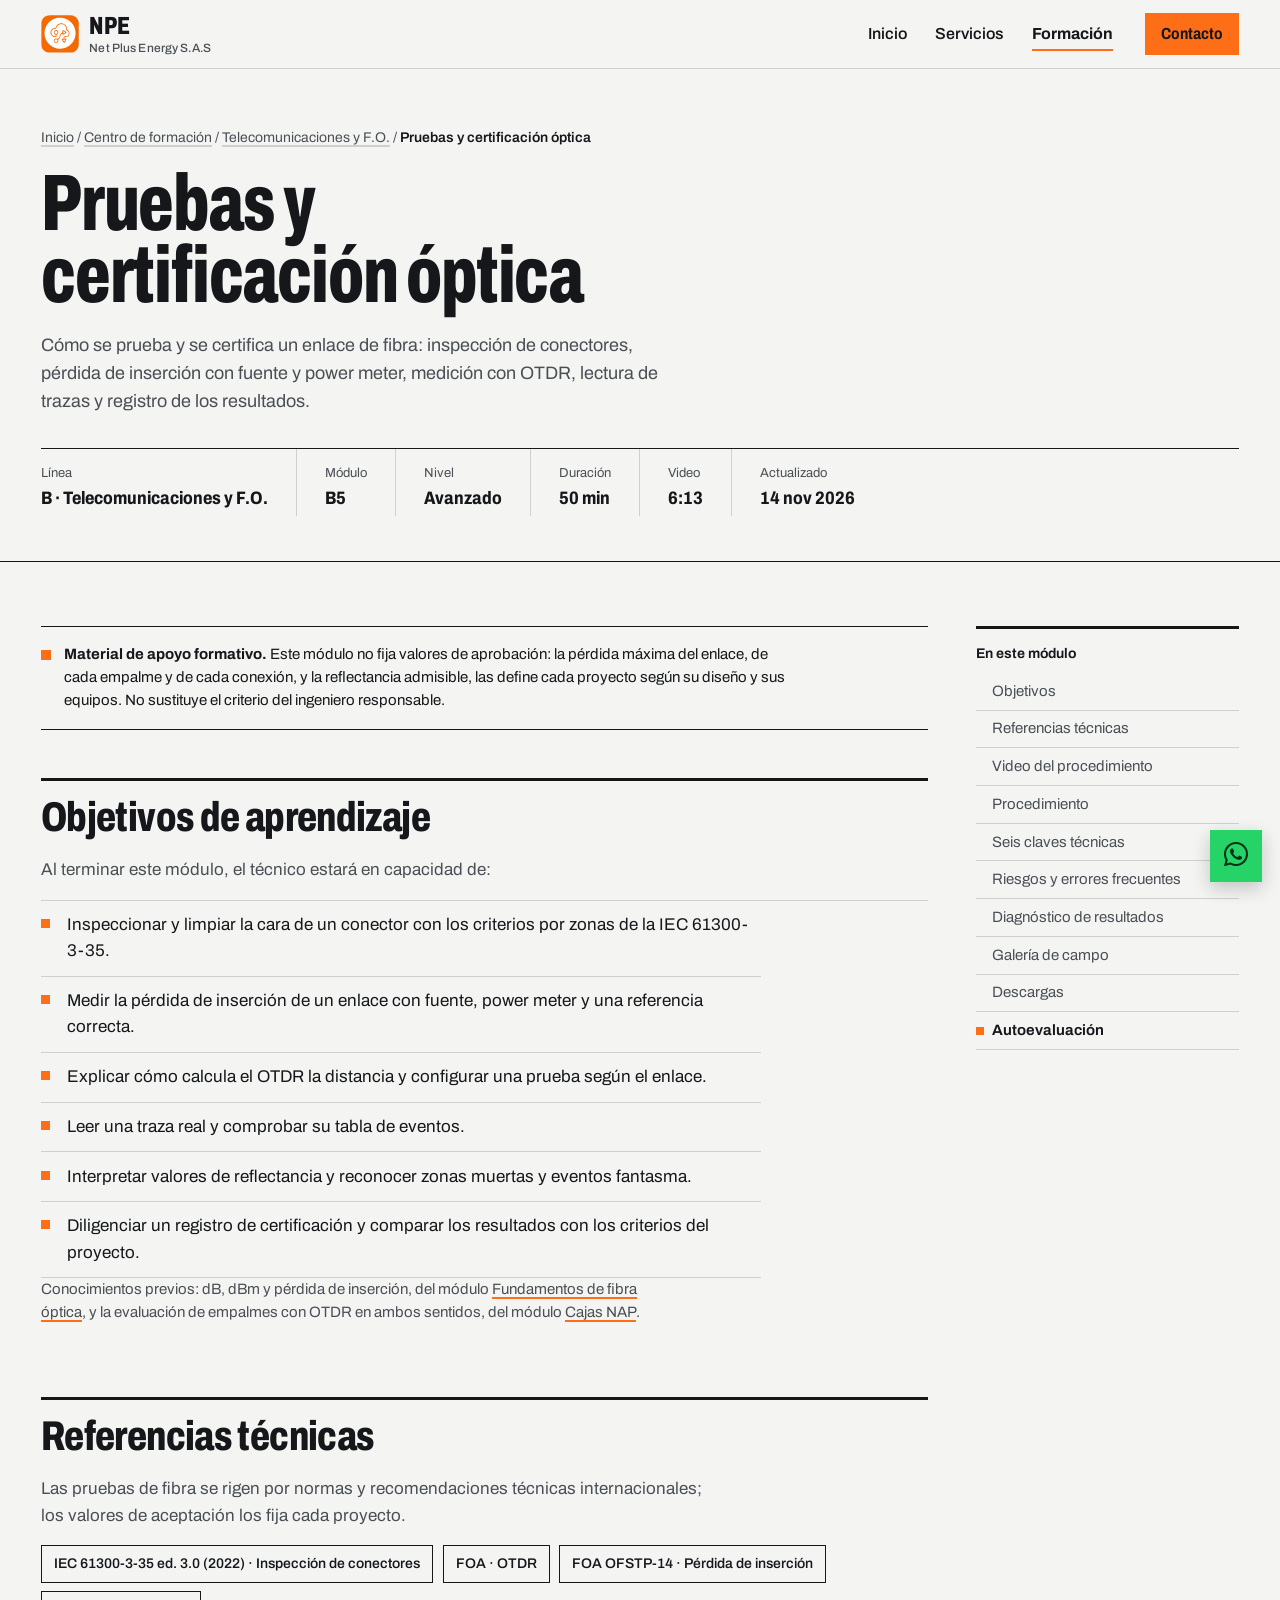
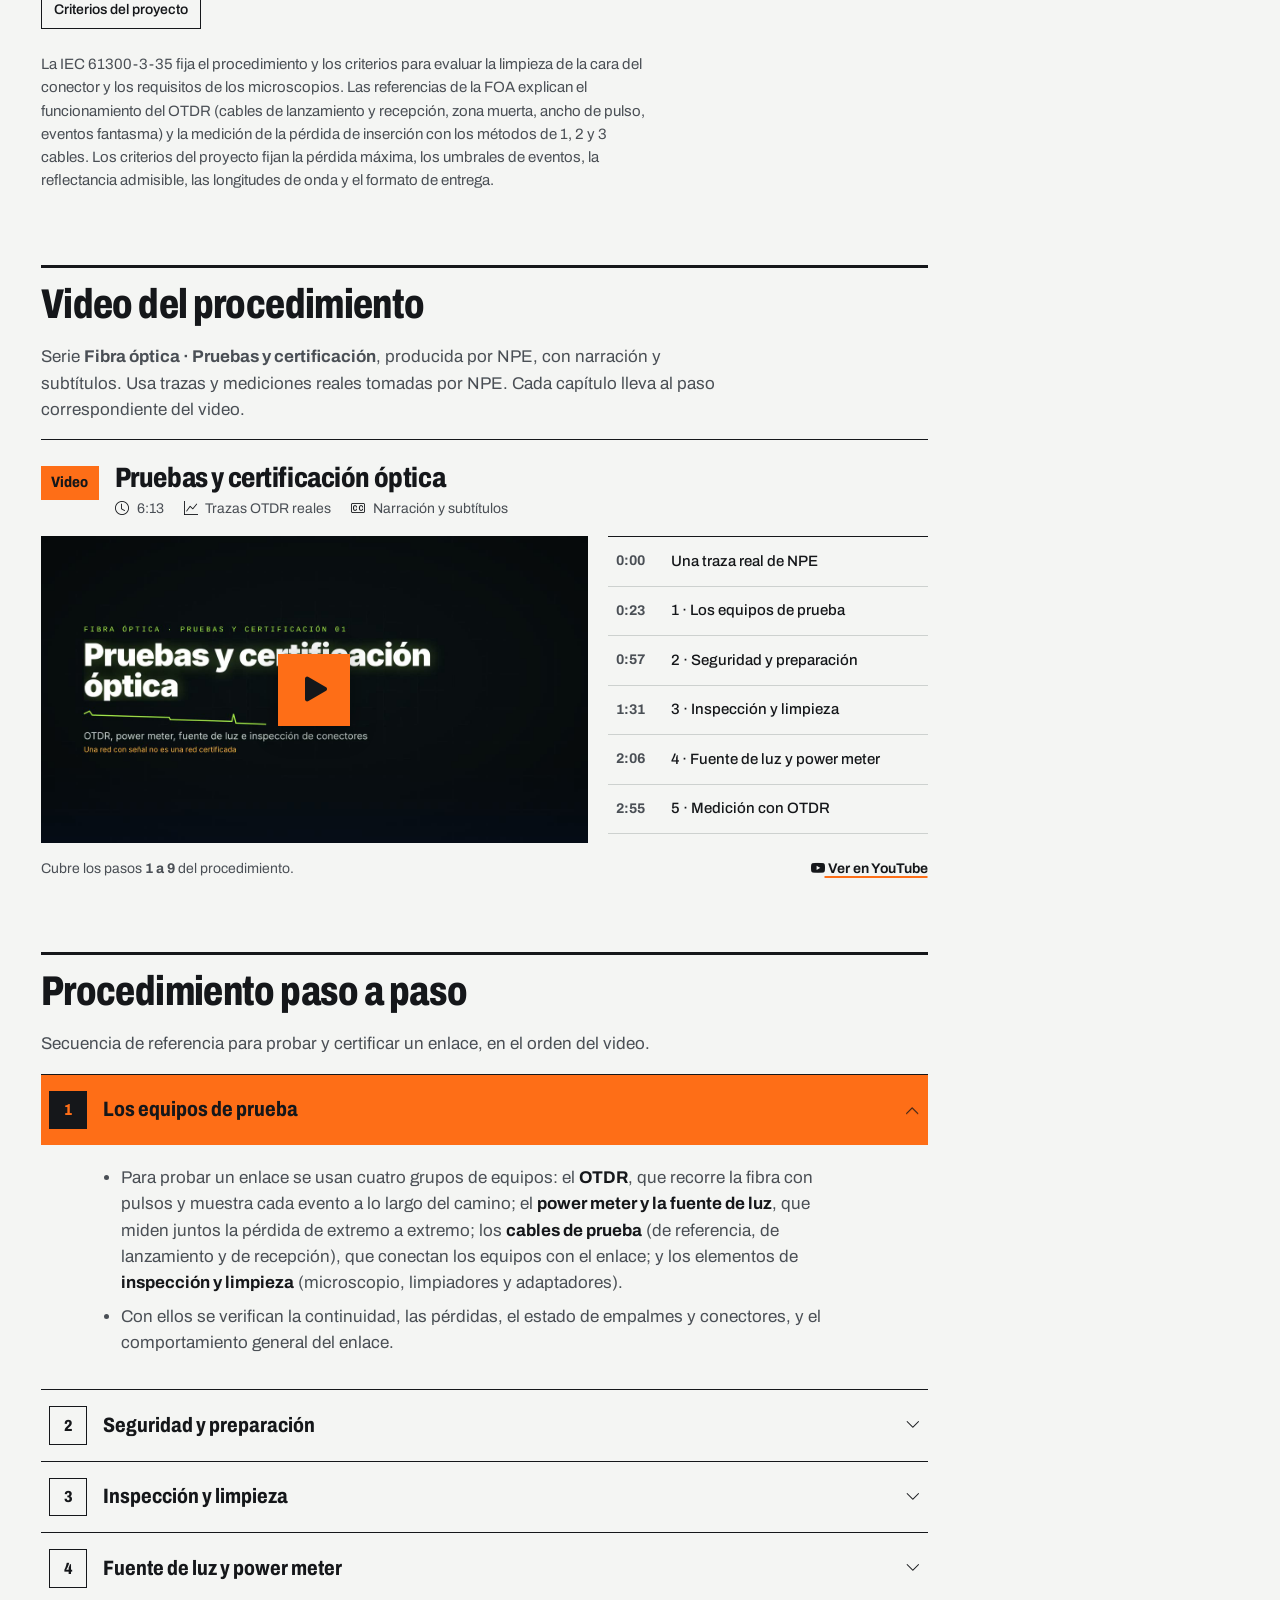
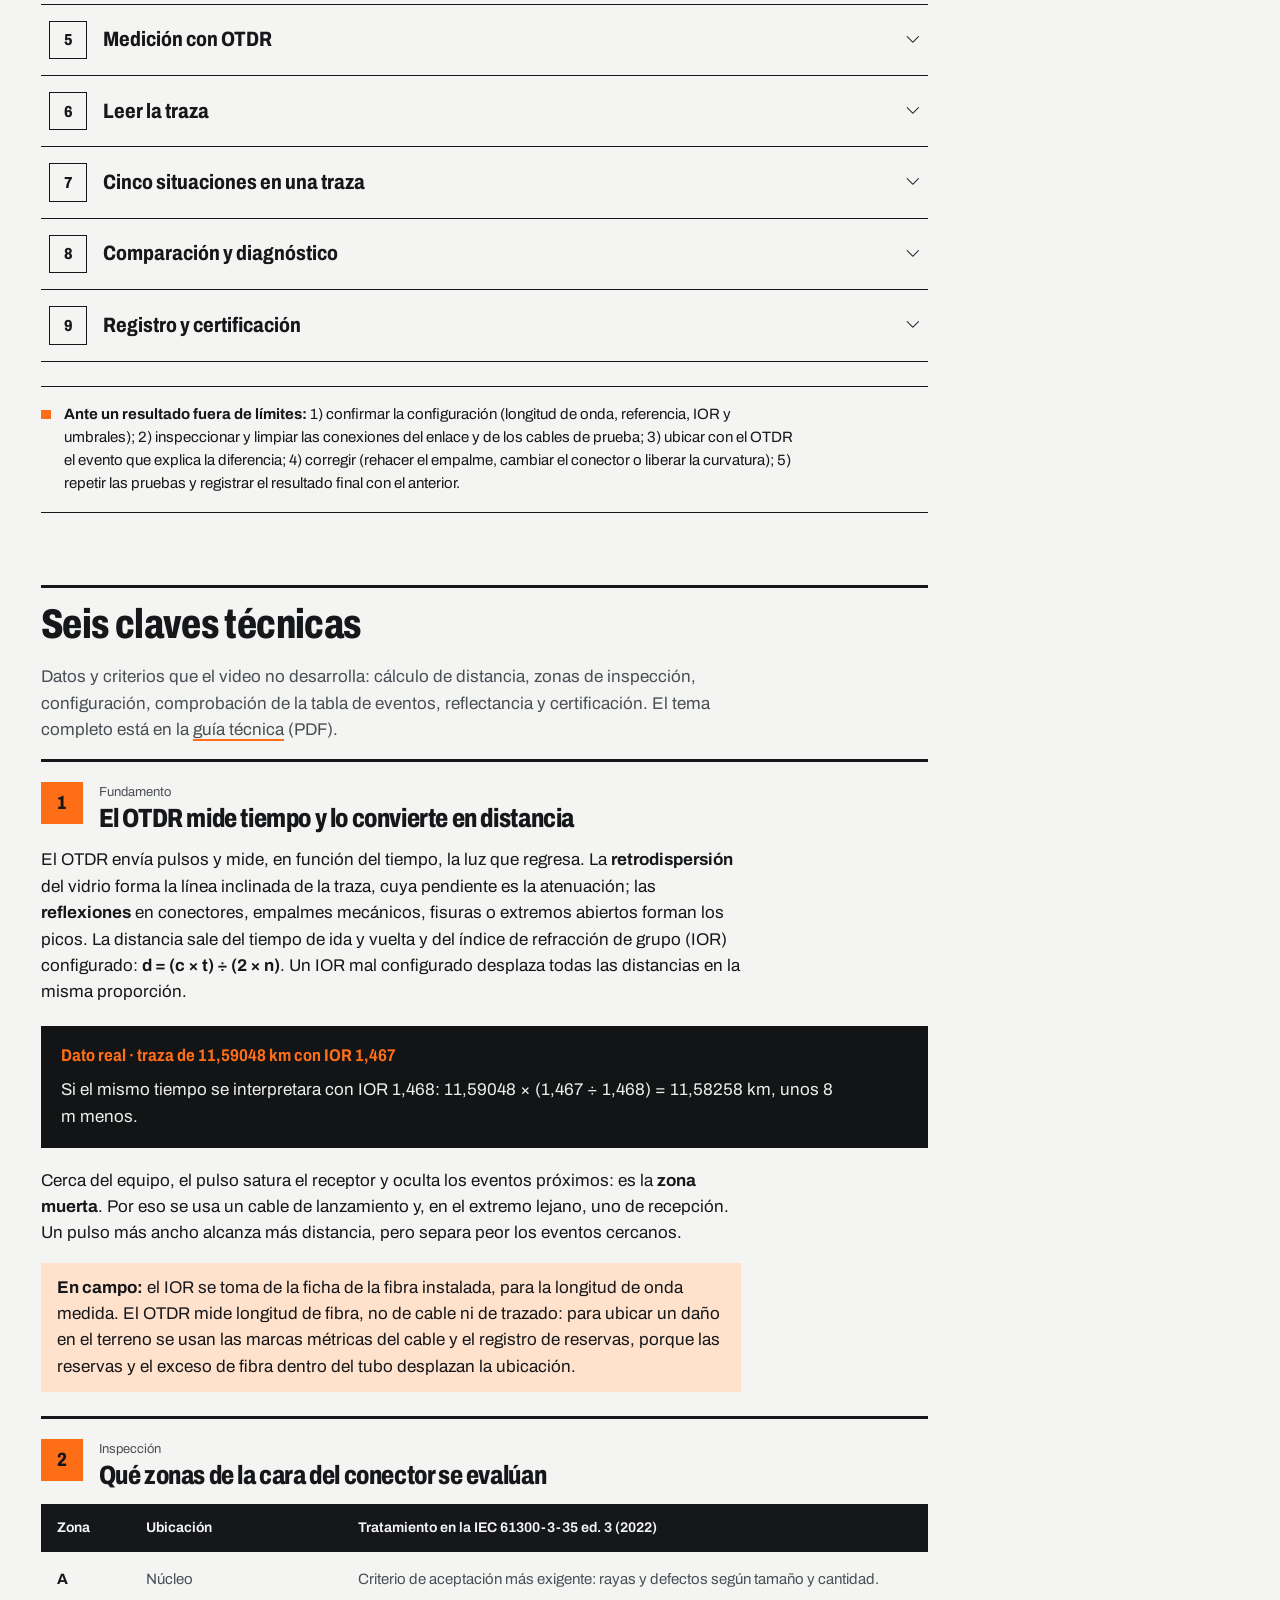
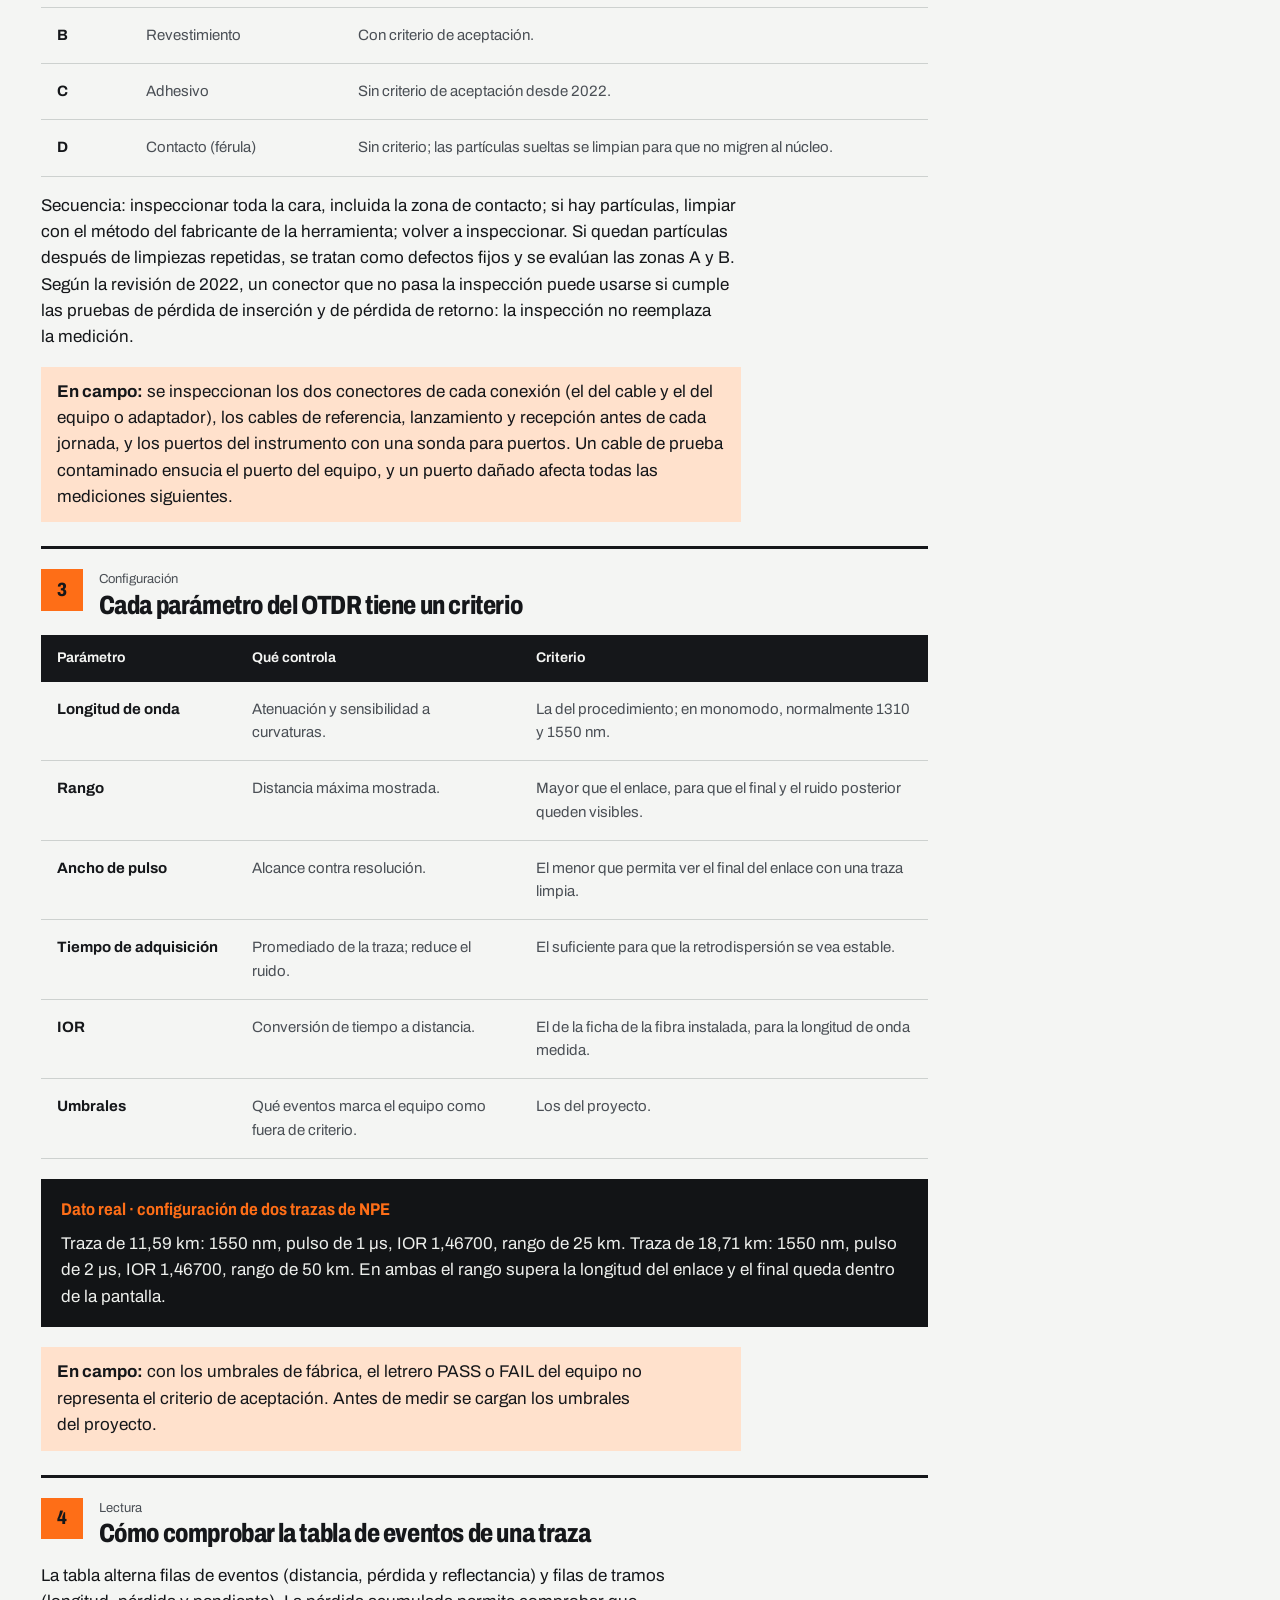
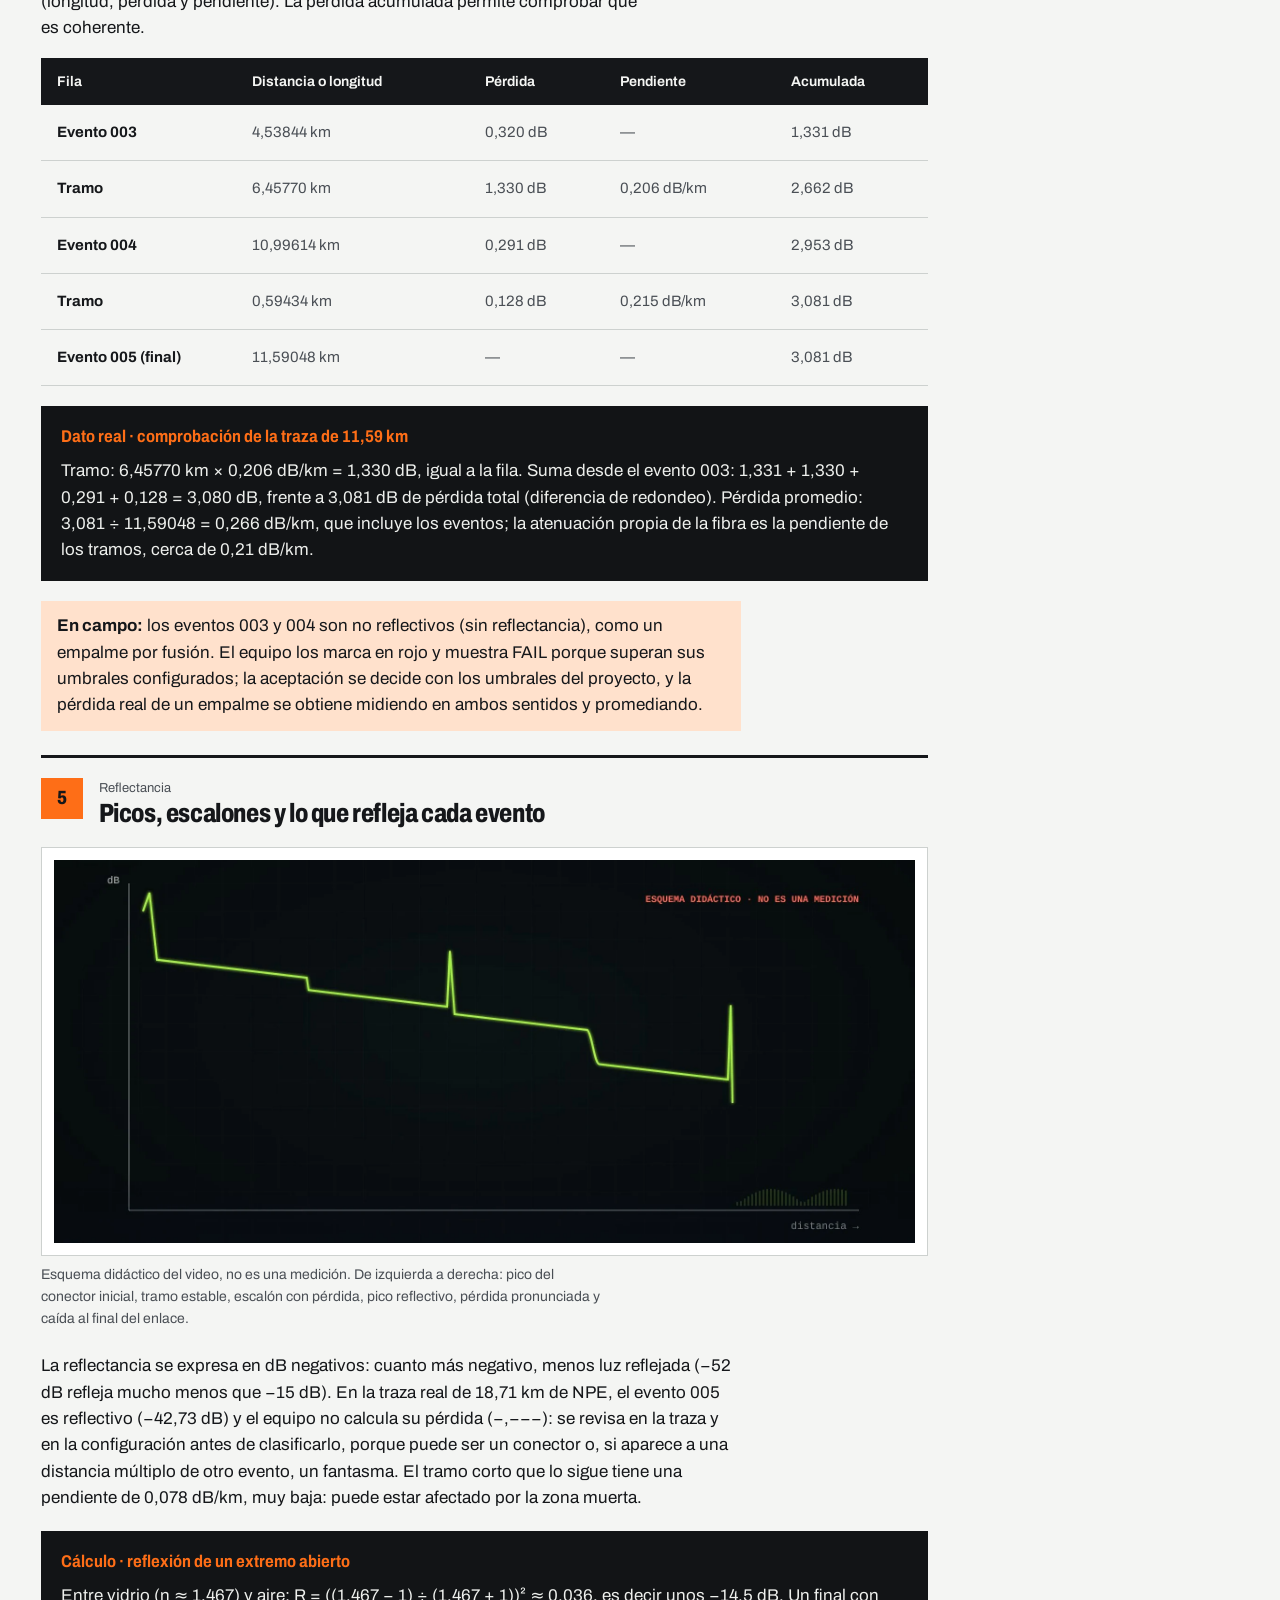
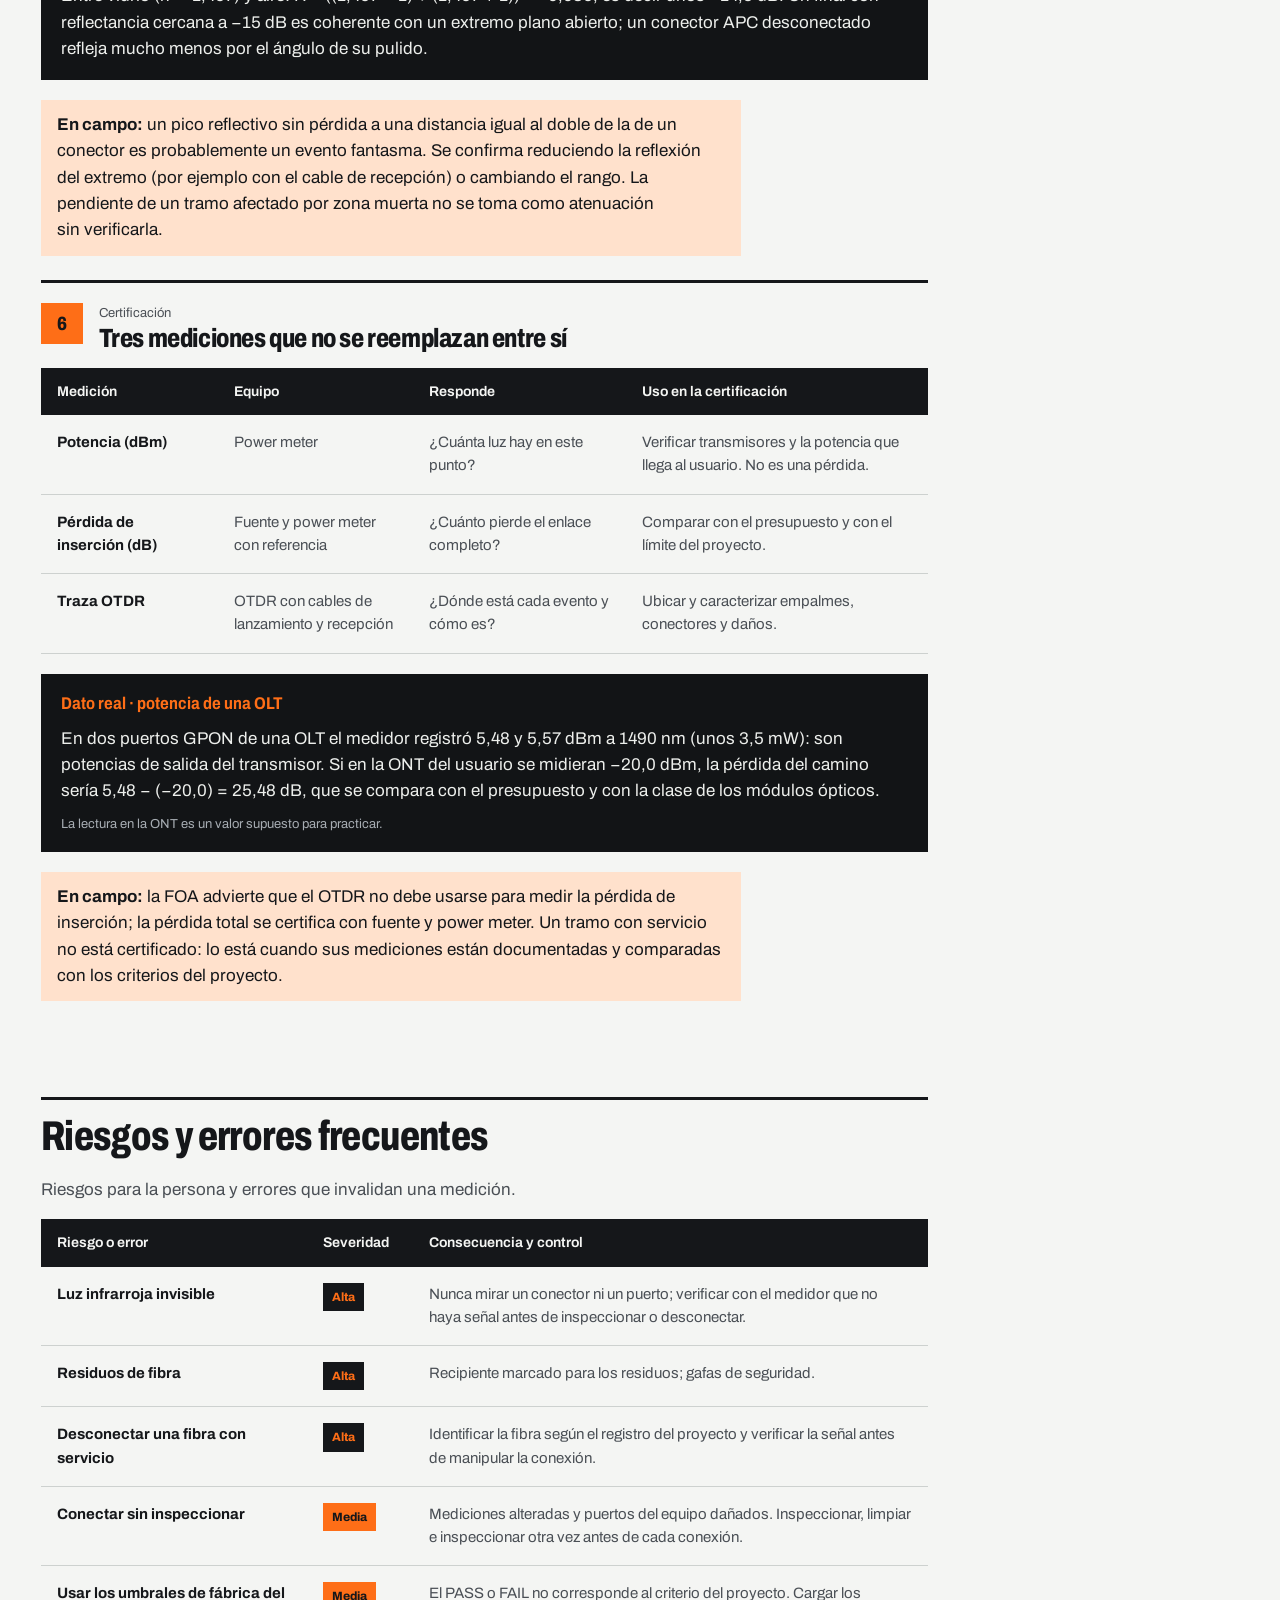
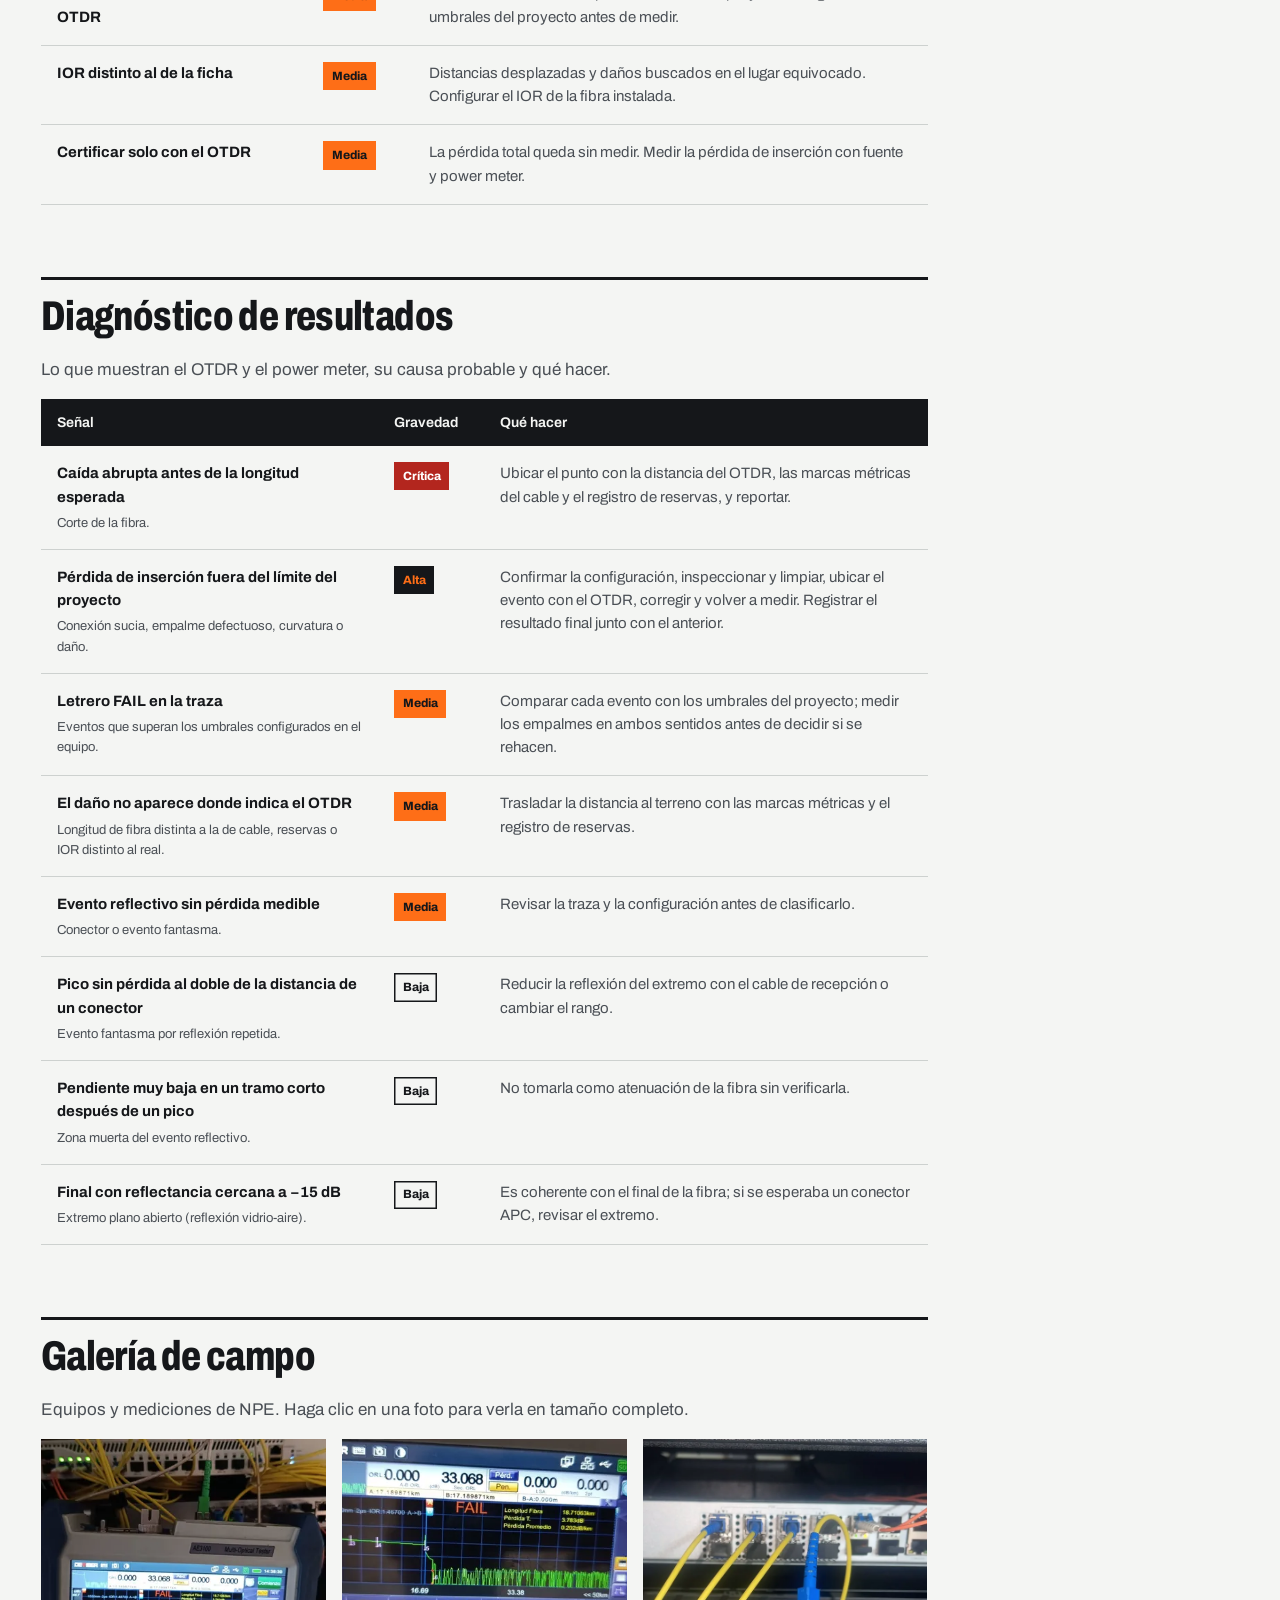
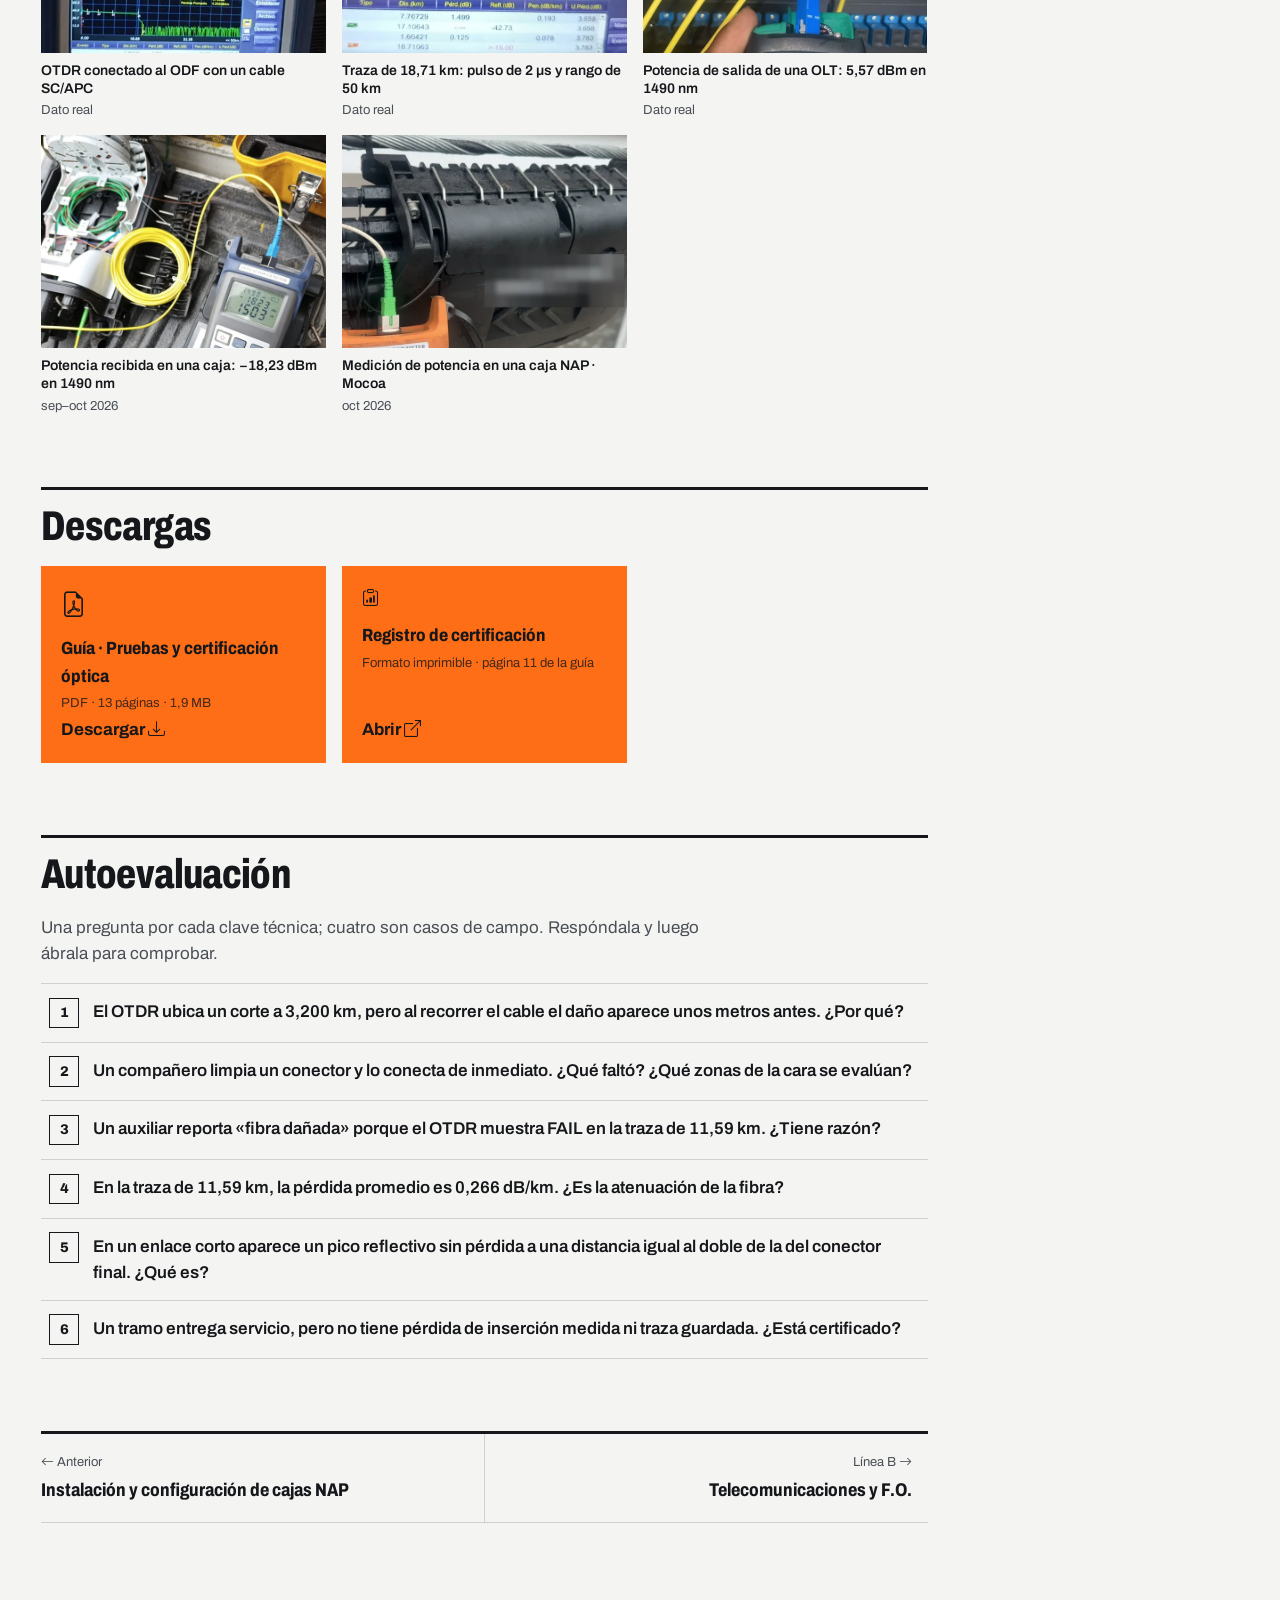
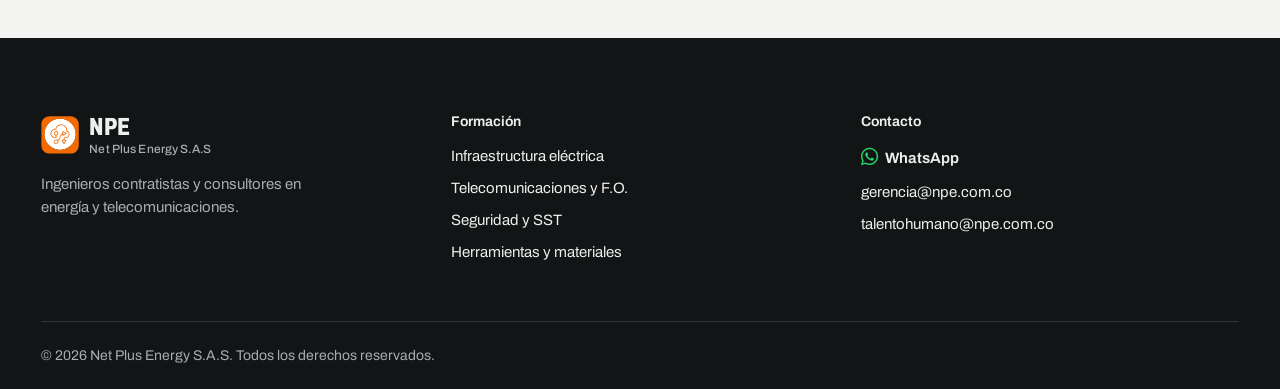
<file: formacion/pruebas-certificacion.html>
<!DOCTYPE html>
<html lang="es-CO">
<head>
<meta charset="UTF-8">
<meta name="viewport" content="width=device-width, initial-scale=1">
<title>Pruebas y certificación óptica | Centro de Formación NPE</title>
<meta name="description" content="Pruebas y certificación de enlaces de fibra óptica: inspección de conectores, fuente y power meter, configuración del OTDR, lectura de trazas reales, reflectancia y registro de certificación.">
<meta property="og:type" content="website">
<meta property="og:locale" content="es_CO">
<meta property="og:site_name" content="Net Plus Energy S.A.S">
<meta property="og:title" content="Pruebas y certificación óptica | Centro de Formación NPE">
<meta property="og:description" content="Pruebas y certificación de enlaces de fibra óptica: inspección de conectores, fuente y power meter, configuración del OTDR, lectura de trazas reales, reflectancia y registro de certificación.">
<meta name="theme-color" content="#F4F5F3">
<link rel="icon" href="../img/logo-npe.svg" type="image/svg+xml">
<link rel="icon" href="../img/favicon-32.png" type="image/png" sizes="32x32">
<link rel="apple-touch-icon" href="../img/apple-touch-icon.png">
<link rel="manifest" href="../site.webmanifest">
<link rel="preload" href="../fonts/archivo-latin.woff2" as="font" type="font/woff2" crossorigin>

<link href="https://cdn.jsdelivr.net/npm/bootstrap@5.3.3/dist/css/bootstrap.min.css" rel="stylesheet" integrity="sha384-QWTKZyjpPEjISv5WaRU9OFeRpok6YctnYmDr5pNlyT2bRjXh0JMhjY6hW+ALEwIH" crossorigin="anonymous">
<link href="https://cdn.jsdelivr.net/npm/bootstrap-icons@1.11.3/font/bootstrap-icons.min.css" rel="stylesheet" integrity="sha384-XGjxtQfXaH2tnPFa9x+ruJTuLE3Aa6LhHSWRr1XeTyhezb4abCG4ccI5AkVDxqC+" crossorigin="anonymous">
<link href="../css/npe.css?v=20261110" rel="stylesheet">
</head>
<body>

<a class="saltar" href="#contenido">Saltar al contenido</a>

<header class="barra npe-nav">
  <div class="marco barra-int">
    <a class="marca" href="../index.html" aria-label="Net Plus Energy, inicio">
      <img src="../img/logo-npe.svg" alt="" width="38" height="38">
      <span class="marca-txt"><b>NPE</b><small>Net Plus Energy S.A.S</small></span>
    </a>
    <button class="barra-menu" type="button" data-bs-toggle="collapse" data-bs-target="#menuPrincipal"
            aria-controls="menuPrincipal" aria-expanded="false" aria-label="Abrir menú">
      <span>Menú</span><i class="bi bi-list" aria-hidden="true"></i>
    </button>
    <nav class="collapse barra-nav" id="menuPrincipal" aria-label="Principal">
      <ul>
        <li><a href="../index.html">Inicio</a></li>
        <li><a href="../index.html#servicios">Servicios</a></li>
        <li><a class="activo" href="../formacion.html">Formación</a></li>
      </ul>
      <a class="boton boton-sm" href="../index.html#contacto">Contacto</a>
    </nav>
  </div>
</header>

<!-- ======================= ENCABEZADO DEL MÓDULO ======================= -->
<header class="mod-hero">
  <div class="marco">
    <nav class="migas" aria-label="Ruta">
      <a href="../index.html">Inicio</a> /
      <a href="../formacion.html">Centro de formación</a> /
      <a href="../formacion.html?linea=B">Telecomunicaciones y F.O.</a> /
      <span aria-current="page">Pruebas y certificación óptica</span>
    </nav>

    <h1>Pruebas y certificación óptica</h1>
    <p class="entrada">
      Cómo se prueba y se certifica un enlace de fibra: inspección de conectores, pérdida de inserción con fuente y
      power meter, medición con OTDR, lectura de trazas y registro de los resultados.
    </p>

    <div class="mod-datos">
      <div class="mod-dato"><small>Línea</small><b>B · Telecomunicaciones y F.O.</b></div>
      <div class="mod-dato"><small>Módulo</small><b>B5</b></div>
      <div class="mod-dato"><small>Nivel</small><b>Avanzado</b></div>
      <div class="mod-dato"><small>Duración</small><b>50 min</b></div>
      <div class="mod-dato"><small>Video</small><b>6:13</b></div>
      <div class="mod-dato"><small>Actualizado</small><b>14 nov 2026</b></div>
    </div>
  </div>
</header>

<div class="container modulo-cuerpo">
  <div class="row g-5">

    <aside class="col-lg-3 order-lg-2">
      <nav class="indice-lateral" aria-label="En este módulo">
        <span class="indice-titulo">En este módulo</span>
        <a href="#objetivos">Objetivos</a>
        <a href="#normativa">Referencias técnicas</a>
        <a href="#video">Video del procedimiento</a>
        <a href="#procedimiento">Procedimiento</a>
        <a href="#claves">Seis claves técnicas</a>
        <a href="#riesgos">Riesgos y errores frecuentes</a>
        <a href="#diagnostico">Diagnóstico de resultados</a>
        <a href="#galeria">Galería de campo</a>
        <a href="#descargas">Descargas</a>
        <a href="#evaluacion">Autoevaluación</a>
      </nav>
    </aside>

    <main class="col-lg-9 order-lg-1" id="contenido">

      <div class="aviso-validar mb-5">
        <p class="m-0"><b>Material de apoyo formativo.</b>
        Este módulo no fija valores de aprobación: la pérdida máxima del enlace, de cada empalme y de cada conexión, y la
        reflectancia admisible, las define cada proyecto según su diseño y sus equipos. No sustituye el criterio del
        ingeniero responsable.</p>
      </div>

      <section class="bloque" id="objetivos">
        <h2>Objetivos de aprendizaje</h2>
        <p>Al terminar este módulo, el técnico estará en capacidad de:</p>
        <ul class="lista-check">
          <li>Inspeccionar y limpiar la cara de un conector con los criterios por zonas de la IEC 61300-3-35.</li>
          <li>Medir la pérdida de inserción de un enlace con fuente, power meter y una referencia correcta.</li>
          <li>Explicar cómo calcula el OTDR la distancia y configurar una prueba según el enlace.</li>
          <li>Leer una traza real y comprobar su tabla de eventos.</li>
          <li>Interpretar valores de reflectancia y reconocer zonas muertas y eventos fantasma.</li>
          <li>Diligenciar un registro de certificación y comparar los resultados con los criterios del proyecto.</li>
        </ul>
        <p class="texto-secundario" style="font-size:.9375rem">Conocimientos previos: dB, dBm y pérdida de inserción, del módulo
        <a href="fundamentos-fibra-optica.html">Fundamentos de fibra óptica</a>, y la evaluación de empalmes con OTDR en ambos sentidos, del módulo
        <a href="cajas-nap.html">Cajas NAP</a>.</p>
      </section>

      <section class="bloque" id="normativa">
        <h2>Referencias técnicas</h2>
        <p>
          Las pruebas de fibra se rigen por normas y recomendaciones técnicas internacionales; los valores de aceptación los fija cada proyecto.
        </p>
        <div>
          <span class="chip-norma">IEC 61300-3-35 ed. 3.0 (2022) · Inspección de conectores</span>
          <span class="chip-norma">FOA · OTDR</span>
          <span class="chip-norma">FOA OFSTP-14 · Pérdida de inserción</span>
          <span class="chip-norma">Criterios del proyecto</span>
        </div>
        <p class="mt-3 texto-secundario" style="font-size:.9375rem">
          La IEC 61300-3-35 fija el procedimiento y los criterios para evaluar la limpieza de la cara del conector y los requisitos de los microscopios.
          Las referencias de la FOA explican el funcionamiento del OTDR (cables de lanzamiento y recepción, zona muerta, ancho de pulso, eventos fantasma)
          y la medición de la pérdida de inserción con los métodos de 1, 2 y 3 cables. Los criterios del proyecto fijan la pérdida máxima, los umbrales
          de eventos, la reflectancia admisible, las longitudes de onda y el formato de entrega.
        </p>
      </section>

      <section class="bloque" id="video">
        <h2>Video del procedimiento</h2>
        <p>
          Serie <strong>Fibra óptica · Pruebas y certificación</strong>, producida por NPE, con narración y subtítulos. Usa trazas y mediciones reales
          tomadas por NPE. Cada capítulo lleva al paso correspondiente del video.
        </p>

        <article class="video-parte">
          <div class="video-cab">
            <span class="video-num">Video</span>
            <div>
              <h3>Pruebas y certificación óptica</h3>
              <p class="video-meta">
                <span><i class="bi bi-clock" aria-hidden="true"></i> 6:13</span>
                <span><i class="bi bi-graph-up" aria-hidden="true"></i> Trazas OTDR reales</span>
                <span><i class="bi bi-badge-cc" aria-hidden="true"></i> Narración y subtítulos</span>
              </p>
            </div>
          </div>

          <div class="video-caja">
            <a class="yt" id="videoParte1" data-yt="5qhvGTZJUuE" data-titulo="Video · Pruebas y certificación óptica"
               href="https://www.youtube.com/watch?v=5qhvGTZJUuE" target="_blank" rel="noopener">
              <img src="../img/poster-pruebas-p1.jpg" alt="" width="1280" height="720" loading="lazy" decoding="async">
              <span class="yt-play" aria-hidden="true"><i class="bi bi-play-fill"></i></span>
              <span class="visually-hidden">Reproducir video: Video · Pruebas y certificación óptica</span>
            </a>
          </div>

          <div class="capitulos" data-video="videoParte1">
            <button type="button" class="capitulo" data-t="0"><span>0:00</span> Una traza real de NPE</button>
            <button type="button" class="capitulo" data-t="23"><span>0:23</span> 1 · Los equipos de prueba</button>
            <button type="button" class="capitulo" data-t="57"><span>0:57</span> 2 · Seguridad y preparación</button>
            <button type="button" class="capitulo" data-t="91"><span>1:31</span> 3 · Inspección y limpieza</button>
            <button type="button" class="capitulo" data-t="126"><span>2:06</span> 4 · Fuente de luz y power meter</button>
            <button type="button" class="capitulo" data-t="175"><span>2:55</span> 5 · Medición con OTDR</button>
            <button type="button" class="capitulo" data-t="220"><span>3:40</span> 6 · Leer la traza</button>
            <button type="button" class="capitulo" data-t="270"><span>4:30</span> 7 · Cinco situaciones</button>
            <button type="button" class="capitulo" data-t="310"><span>5:10</span> 8 · Comparación y diagnóstico</button>
            <button type="button" class="capitulo" data-t="338"><span>5:38</span> 9 · Registro y certificación</button>
          </div>

          <p class="video-pie">
            <span>Cubre los pasos <strong>1 a 9</strong> del procedimiento.</span>
            <a href="https://youtu.be/5qhvGTZJUuE" target="_blank" rel="noopener">
              <i class="bi bi-youtube" aria-hidden="true"></i> Ver en YouTube<span class="visually-hidden"> (se abre en otra pestaña)</span></a>
          </p>
        </article>
      </section>

      <section class="bloque" id="procedimiento">
        <h2>Procedimiento paso a paso</h2>
        <p>Secuencia de referencia para probar y certificar un enlace, en el orden del video.</p>

        <div class="accordion" id="pasos">
          <div class="paso">
            <button type="button" class="paso-btn" data-bs-toggle="collapse" data-bs-target="#p1" aria-expanded="true" aria-controls="p1">
              <span class="paso-num">1</span> Los equipos de prueba
              <i class="bi bi-chevron-down" aria-hidden="true"></i>
            </button>
            <div id="p1" class="collapse show" data-bs-parent="#pasos">
              <div class="paso-cuerpo">
                <ul>
                  <li>Para probar un enlace se usan cuatro grupos de equipos: el <strong>OTDR</strong>, que recorre la fibra con pulsos y muestra cada evento a lo largo del camino; el <strong>power meter y la fuente de luz</strong>, que miden juntos la pérdida de extremo a extremo; los <strong>cables de prueba</strong> (de referencia, de lanzamiento y de recepción), que conectan los equipos con el enlace; y los elementos de <strong>inspección y limpieza</strong> (microscopio, limpiadores y adaptadores).</li>
                  <li>Con ellos se verifican la continuidad, las pérdidas, el estado de empalmes y conectores, y el comportamiento general del enlace.</li>
                </ul>
              </div>
            </div>
          </div>
          <div class="paso">
            <button type="button" class="paso-btn collapsed" data-bs-toggle="collapse" data-bs-target="#p2" aria-expanded="false" aria-controls="p2">
              <span class="paso-num">2</span> Seguridad y preparación
              <i class="bi bi-chevron-down" aria-hidden="true"></i>
            </button>
            <div id="p2" class="collapse" data-bs-parent="#pasos">
              <div class="paso-cuerpo">
                <ul>
                  <li>Antes de medir se identifica la fibra que se va a probar, según el registro del proyecto.</li>
                  <li>Nunca se mira el extremo de una fibra ni de un conector: la luz de trabajo es infrarroja y no se ve. Se verifica con el medidor si hay señal antes de manipular o desconectar una conexión.</li>
                  <li>No se tocan las caras de los conectores; los adaptadores y los cables de prueba se mantienen limpios y tapados. Los residuos de fibra van a un recipiente marcado.</li>
                  <li>Una conexión contaminada altera la medición y puede dañar el conector del equipo.</li>
                </ul>
              </div>
            </div>
          </div>
          <div class="paso">
            <button type="button" class="paso-btn collapsed" data-bs-toggle="collapse" data-bs-target="#p3" aria-expanded="false" aria-controls="p3">
              <span class="paso-num">3</span> Inspección y limpieza
              <i class="bi bi-chevron-down" aria-hidden="true"></i>
            </button>
            <div id="p3" class="collapse" data-bs-parent="#pasos">
              <div class="paso-cuerpo">
                <ul>
                  <li>Primero se observa la cara del conector con un microscopio o una sonda de inspección.</li>
                  <li>Si hay contaminación, se limpia con herramientas y materiales para fibra óptica, y luego se vuelve a inspeccionar para comprobar que quedó limpia.</li>
                  <li>La norma IEC 61300-3-35 evalúa sobre todo dos zonas: el núcleo y el revestimiento.</li>
                  <li>Solo se conecta el conector que superó la inspección. Limpiar sin volver a mirar no es un procedimiento.</li>
                </ul>
              </div>
            </div>
          </div>
          <div class="paso">
            <button type="button" class="paso-btn collapsed" data-bs-toggle="collapse" data-bs-target="#p4" aria-expanded="false" aria-controls="p4">
              <span class="paso-num">4</span> Fuente de luz y power meter
              <i class="bi bi-chevron-down" aria-hidden="true"></i>
            </button>
            <div id="p4" class="collapse" data-bs-parent="#pasos">
              <div class="paso-cuerpo">
                <ul>
                  <li>La fuente envía una señal estable en una longitud de onda definida y el power meter la recibe y mide su potencia. Juntos miden la pérdida de inserción total del enlace.</li>
                  <li>Se selecciona la longitud de onda: en monomodo, normalmente 1310 y 1550 nm, según el procedimiento.</li>
                  <li>Se inspeccionan y limpian los conectores, se conectan fuente y medidor con los cables de referencia y se fija la referencia, normalmente 0 dB, con el método elegido (1, 2 o 3 cables). Luego se conecta el enlace y se registra la pérdida.</li>
                  <li>El resultado se compara con el presupuesto de pérdidas y con los límites del proyecto: no hay un valor universal de aceptación.</li>
                  <li>No se confunden las unidades: en dos puertos de una OLT el medidor leyó 5,48 y 5,57 dBm. Eso es potencia absoluta, no una pérdida.</li>
                </ul>
              </div>
            </div>
          </div>
          <div class="paso">
            <button type="button" class="paso-btn collapsed" data-bs-toggle="collapse" data-bs-target="#p5" aria-expanded="false" aria-controls="p5">
              <span class="paso-num">5</span> Medición con OTDR
              <i class="bi bi-chevron-down" aria-hidden="true"></i>
            </button>
            <div id="p5" class="collapse" data-bs-parent="#pasos">
              <div class="paso-cuerpo">
                <ul>
                  <li>El OTDR envía pulsos de luz y analiza la que regresa: la retrodispersión forma la línea de la traza y las reflexiones forman los picos.</li>
                  <li>Se enciende el equipo, se verifica la configuración, se identifica la fibra y se inspeccionan y limpian las conexiones.</li>
                  <li>Entre el OTDR y la fibra se conecta un cable de lanzamiento y, en el otro extremo, cuando es posible, un cable de recepción. El pulso es tan fuerte que deja una zona muerta cerca del equipo; esos cables permiten evaluar los conectores de los extremos.</li>
                  <li>Se configuran la longitud de onda, el rango, el ancho de pulso, el tiempo de adquisición y el índice de refracción de la fibra. Un pulso más ancho llega más lejos, pero distingue peor los eventos cercanos.</li>
                  <li>Se ejecuta la prueba y se guarda la traza.</li>
                </ul>
              </div>
            </div>
          </div>
          <div class="paso">
            <button type="button" class="paso-btn collapsed" data-bs-toggle="collapse" data-bs-target="#p6" aria-expanded="false" aria-controls="p6">
              <span class="paso-num">6</span> Leer la traza
              <i class="bi bi-chevron-down" aria-hidden="true"></i>
            </button>
            <div id="p6" class="collapse" data-bs-parent="#pasos">
              <div class="paso-cuerpo">
                <ul>
                  <li>El eje horizontal es la distancia, en kilómetros; el eje vertical, el nivel de la luz que regresa, en dB.</li>
                  <li>La pendiente de la línea es la atenuación de la fibra: en el tramo del video, la tabla indica 0,206 dB/km.</li>
                  <li>Un escalón hacia abajo, sin pico, es un evento no reflectivo, típico de un empalme por fusión: en el video, 0,320 dB a 4,54 km.</li>
                  <li>Un pico es un evento reflectivo: un conector, una discontinuidad o un extremo abierto. Al final, la línea cae al ruido: es el final de la fibra, a 11,59 km.</li>
                  <li>La tabla de eventos reúne distancia, pérdida, reflectancia y pérdida acumulada. Los valores en rojo y el letrero FAIL son la evaluación automática del equipo según los umbrales configurados; se revisa evento por evento.</li>
                </ul>
              </div>
            </div>
          </div>
          <div class="paso">
            <button type="button" class="paso-btn collapsed" data-bs-toggle="collapse" data-bs-target="#p7" aria-expanded="false" aria-controls="p7">
              <span class="paso-num">7</span> Cinco situaciones en una traza
              <i class="bi bi-chevron-down" aria-hidden="true"></i>
            </button>
            <div id="p7" class="collapse" data-bs-parent="#pasos">
              <div class="paso-cuerpo">
                <ul>
                  <li>Una traza estable: el tramo se comporta de forma uniforme.</li>
                  <li>Un escalón con pérdida: posible empalme o componente que agrega atenuación.</li>
                  <li>Un pico reflectivo: posible conector, discontinuidad o extremo abierto.</li>
                  <li>Una pérdida pronunciada: posible curvatura, daño o conexión defectuosa. Una caída abrupta: el final del enlace, o un corte si ocurre antes de lo esperado.</li>
                  <li>Ninguna traza se interpreta solo por su forma: se revisan pérdida, reflectancia, distancia y configuración, y se tienen en cuenta las zonas muertas y los eventos fantasma.</li>
                </ul>
              </div>
            </div>
          </div>
          <div class="paso">
            <button type="button" class="paso-btn collapsed" data-bs-toggle="collapse" data-bs-target="#p8" aria-expanded="false" aria-controls="p8">
              <span class="paso-num">8</span> Comparación y diagnóstico
              <i class="bi bi-chevron-down" aria-hidden="true"></i>
            </button>
            <div id="p8" class="collapse" data-bs-parent="#pasos">
              <div class="paso-cuerpo">
                <ul>
                  <li>Las dos pruebas responden preguntas distintas: la fuente y el power meter dicen cuánto pierde el enlace de extremo a extremo; el OTDR dice dónde está cada evento y cómo es.</li>
                  <li>El OTDR complementa la pérdida de inserción, pero no la reemplaza para certificar la pérdida total.</li>
                  <li>Si un resultado sale de los límites: se investiga la causa, se inspeccionan las conexiones, se revisan los empalmes, se corrige y se vuelve a medir.</li>
                </ul>
              </div>
            </div>
          </div>
          <div class="paso">
            <button type="button" class="paso-btn collapsed" data-bs-toggle="collapse" data-bs-target="#p9" aria-expanded="false" aria-controls="p9">
              <span class="paso-num">9</span> Registro y certificación
              <i class="bi bi-chevron-down" aria-hidden="true"></i>
            </button>
            <div id="p9" class="collapse" data-bs-parent="#pasos">
              <div class="paso-cuerpo">
                <ul>
                  <li>Cada fibra probada se documenta: cable y fibra, origen y destino, longitudes de onda, pérdida de inserción, longitud del enlace, trazas OTDR, eventos identificados, fecha de medición y resultado frente a los criterios del proyecto.</li>
                  <li>Una red no queda certificada solo porque tiene señal. Queda certificada cuando sus mediciones están documentadas y cumplen los criterios.</li>
                </ul>
              </div>
            </div>
          </div>
        </div>

        <div class="aviso-validar mt-4">
          <p class="m-0"><b>Ante un resultado fuera de límites:</b> 1) confirmar la configuración (longitud de onda, referencia, IOR y umbrales);
          2) inspeccionar y limpiar las conexiones del enlace y de los cables de prueba; 3) ubicar con el OTDR el evento que explica la diferencia;
          4) corregir (rehacer el empalme, cambiar el conector o liberar la curvatura); 5) repetir las pruebas y registrar el resultado final con el anterior.</p>
        </div>
      </section>

      <section class="bloque" id="claves">
        <h2>Seis claves técnicas</h2>
        <p>
          Datos y criterios que el video no desarrolla: cálculo de distancia, zonas de inspección, configuración, comprobación de la tabla de eventos,
          reflectancia y certificación. El tema completo está en la <a href="../docs/guia-pruebas-certificacion.pdf" download>guía técnica</a> (PDF).
        </p>
        <article class="clave">
          <header class="clave-cab"><span class="clave-num">1</span><div><small>Fundamento</small><h3>El OTDR mide tiempo y lo convierte en distancia</h3></div></header>
          <p>El OTDR envía pulsos y mide, en función del tiempo, la luz que regresa. La <b>retrodispersión</b> del vidrio forma la línea inclinada de la traza, cuya pendiente es la atenuación; las <b>reflexiones</b> en conectores, empalmes mecánicos, fisuras o extremos abiertos forman los picos. La distancia sale del tiempo de ida y vuelta y del índice de refracción de grupo (IOR) configurado: <b>d = (c × t) ÷ (2 × n)</b>. Un IOR mal configurado desplaza todas las distancias en la misma proporción.</p><div class="ejemplo"><b>Dato real · traza de 11,59048 km con IOR 1,467</b><p class="m-0">Si el mismo tiempo se interpretara con IOR 1,468: 11,59048 × (1,467 ÷ 1,468) = 11,58258 km, unos 8 m menos.</p></div><p>Cerca del equipo, el pulso satura el receptor y oculta los eventos próximos: es la <b>zona muerta</b>. Por eso se usa un cable de lanzamiento y, en el extremo lejano, uno de recepción. Un pulso más ancho alcanza más distancia, pero separa peor los eventos cercanos.</p>
          <p class="clave-regla"><b>En campo:</b> el IOR se toma de la ficha de la fibra instalada, para la longitud de onda medida. El OTDR mide longitud de fibra, no de cable ni de trazado: para ubicar un daño en el terreno se usan las marcas métricas del cable y el registro de reservas, porque las reservas y el exceso de fibra dentro del tubo desplazan la ubicación.</p>
        </article>
        <article class="clave">
          <header class="clave-cab"><span class="clave-num">2</span><div><small>Inspección</small><h3>Qué zonas de la cara del conector se evalúan</h3></div></header>
          <div class="table-responsive"><table class="table tabla-riesgos"><thead><tr><th scope="col" style="width:10%">Zona</th><th scope="col" style="width:24%">Ubicación</th><th scope="col">Tratamiento en la IEC 61300-3-35 ed. 3 (2022)</th></tr></thead><tbody>
<tr><td><b>A</b></td><td>Núcleo</td><td>Criterio de aceptación más exigente: rayas y defectos según tamaño y cantidad.</td></tr>
<tr><td><b>B</b></td><td>Revestimiento</td><td>Con criterio de aceptación.</td></tr>
<tr><td><b>C</b></td><td>Adhesivo</td><td>Sin criterio de aceptación desde 2022.</td></tr>
<tr><td><b>D</b></td><td>Contacto (férula)</td><td>Sin criterio; las partículas sueltas se limpian para que no migren al núcleo.</td></tr>
</tbody></table></div><p>Secuencia: inspeccionar toda la cara, incluida la zona de contacto; si hay partículas, limpiar con el método del fabricante de la herramienta; volver a inspeccionar. Si quedan partículas después de limpiezas repetidas, se tratan como defectos fijos y se evalúan las zonas A y B. Según la revisión de 2022, un conector que no pasa la inspección puede usarse si cumple las pruebas de pérdida de inserción y de pérdida de retorno: la inspección no reemplaza la medición.</p>
          <p class="clave-regla"><b>En campo:</b> se inspeccionan los dos conectores de cada conexión (el del cable y el del equipo o adaptador), los cables de referencia, lanzamiento y recepción antes de cada jornada, y los puertos del instrumento con una sonda para puertos. Un cable de prueba contaminado ensucia el puerto del equipo, y un puerto dañado afecta todas las mediciones siguientes.</p>
        </article>
        <article class="clave">
          <header class="clave-cab"><span class="clave-num">3</span><div><small>Configuración</small><h3>Cada parámetro del OTDR tiene un criterio</h3></div></header>
          <div class="table-responsive"><table class="table tabla-riesgos"><thead><tr><th scope="col" style="width:22%">Parámetro</th><th scope="col" style="width:32%">Qué controla</th><th scope="col">Criterio</th></tr></thead><tbody>
<tr><td><b>Longitud de onda</b></td><td>Atenuación y sensibilidad a curvaturas.</td><td>La del procedimiento; en monomodo, normalmente 1310 y 1550 nm.</td></tr>
<tr><td><b>Rango</b></td><td>Distancia máxima mostrada.</td><td>Mayor que el enlace, para que el final y el ruido posterior queden visibles.</td></tr>
<tr><td><b>Ancho de pulso</b></td><td>Alcance contra resolución.</td><td>El menor que permita ver el final del enlace con una traza limpia.</td></tr>
<tr><td><b>Tiempo de adquisición</b></td><td>Promediado de la traza; reduce el ruido.</td><td>El suficiente para que la retrodispersión se vea estable.</td></tr>
<tr><td><b>IOR</b></td><td>Conversión de tiempo a distancia.</td><td>El de la ficha de la fibra instalada, para la longitud de onda medida.</td></tr>
<tr><td><b>Umbrales</b></td><td>Qué eventos marca el equipo como fuera de criterio.</td><td>Los del proyecto.</td></tr>
</tbody></table></div><div class="ejemplo"><b>Dato real · configuración de dos trazas de NPE</b><p class="m-0">Traza de 11,59 km: 1550 nm, pulso de 1 µs, IOR 1,46700, rango de 25 km. Traza de 18,71 km: 1550 nm, pulso de 2 µs, IOR 1,46700, rango de 50 km. En ambas el rango supera la longitud del enlace y el final queda dentro de la pantalla.</p></div>
          <p class="clave-regla"><b>En campo:</b> con los umbrales de fábrica, el letrero PASS o FAIL del equipo no representa el criterio de aceptación. Antes de medir se cargan los umbrales del proyecto.</p>
        </article>
        <article class="clave">
          <header class="clave-cab"><span class="clave-num">4</span><div><small>Lectura</small><h3>Cómo comprobar la tabla de eventos de una traza</h3></div></header>
          <p>La tabla alterna filas de eventos (distancia, pérdida y reflectancia) y filas de tramos (longitud, pérdida y pendiente). La pérdida acumulada permite comprobar que es coherente.</p><div class="table-responsive"><table class="table tabla-riesgos"><thead><tr><th scope="col" style="width:22%">Fila</th><th scope="col">Distancia o longitud</th><th scope="col">Pérdida</th><th scope="col">Pendiente</th><th scope="col">Acumulada</th></tr></thead><tbody>
<tr><td><b>Evento 003</b></td><td>4,53844 km</td><td>0,320 dB</td><td>—</td><td>1,331 dB</td></tr>
<tr><td><b>Tramo</b></td><td>6,45770 km</td><td>1,330 dB</td><td>0,206 dB/km</td><td>2,662 dB</td></tr>
<tr><td><b>Evento 004</b></td><td>10,99614 km</td><td>0,291 dB</td><td>—</td><td>2,953 dB</td></tr>
<tr><td><b>Tramo</b></td><td>0,59434 km</td><td>0,128 dB</td><td>0,215 dB/km</td><td>3,081 dB</td></tr>
<tr><td><b>Evento 005 (final)</b></td><td>11,59048 km</td><td>—</td><td>—</td><td>3,081 dB</td></tr>
</tbody></table></div><div class="ejemplo"><b>Dato real · comprobación de la traza de 11,59 km</b><p class="m-0">Tramo: 6,45770 km × 0,206 dB/km = 1,330 dB, igual a la fila. Suma desde el evento 003: 1,331 + 1,330 + 0,291 + 0,128 = 3,080 dB, frente a 3,081 dB de pérdida total (diferencia de redondeo). Pérdida promedio: 3,081 ÷ 11,59048 = 0,266 dB/km, que incluye los eventos; la atenuación propia de la fibra es la pendiente de los tramos, cerca de 0,21 dB/km.</p></div>
          <p class="clave-regla"><b>En campo:</b> los eventos 003 y 004 son no reflectivos (sin reflectancia), como un empalme por fusión. El equipo los marca en rojo y muestra FAIL porque superan sus umbrales configurados; la aceptación se decide con los umbrales del proyecto, y la pérdida real de un empalme se obtiene midiendo en ambos sentidos y promediando.</p>
        </article>
        <article class="clave">
          <header class="clave-cab"><span class="clave-num">5</span><div><small>Reflectancia</small><h3>Picos, escalones y lo que refleja cada evento</h3></div></header>
          <figure class="figura"><img src="../img/pruebas/cinco-situaciones.webp" width="1840" height="820" loading="lazy" alt="Esquema didáctico de una traza OTDR: pico inicial, tramo con pendiente uniforme, un escalón pequeño, un pico reflectivo, una caída pronunciada y el pico final seguido del ruido"><figcaption>Esquema didáctico del video, no es una medición. De izquierda a derecha: pico del conector inicial, tramo estable, escalón con pérdida, pico reflectivo, pérdida pronunciada y caída al final del enlace.</figcaption></figure><p>La reflectancia se expresa en dB negativos: cuanto más negativo, menos luz reflejada (−52 dB refleja mucho menos que −15 dB). En la traza real de 18,71 km de NPE, el evento 005 es reflectivo (−42,73 dB) y el equipo no calcula su pérdida (−,−−−): se revisa en la traza y en la configuración antes de clasificarlo, porque puede ser un conector o, si aparece a una distancia múltiplo de otro evento, un fantasma. El tramo corto que lo sigue tiene una pendiente de 0,078 dB/km, muy baja: puede estar afectado por la zona muerta.</p><div class="ejemplo"><b>Cálculo · reflexión de un extremo abierto</b><p class="m-0">Entre vidrio (n ≈ 1,467) y aire: R = ((1,467 − 1) ÷ (1,467 + 1))² ≈ 0,036, es decir unos −14,5 dB. Un final con reflectancia cercana a −15 dB es coherente con un extremo plano abierto; un conector APC desconectado refleja mucho menos por el ángulo de su pulido.</p></div>
          <p class="clave-regla"><b>En campo:</b> un pico reflectivo sin pérdida a una distancia igual al doble de la de un conector es probablemente un evento fantasma. Se confirma reduciendo la reflexión del extremo (por ejemplo con el cable de recepción) o cambiando el rango. La pendiente de un tramo afectado por zona muerta no se toma como atenuación sin verificarla.</p>
        </article>
        <article class="clave">
          <header class="clave-cab"><span class="clave-num">6</span><div><small>Certificación</small><h3>Tres mediciones que no se reemplazan entre sí</h3></div></header>
          <div class="table-responsive"><table class="table tabla-riesgos"><thead><tr><th scope="col" style="width:20%">Medición</th><th scope="col" style="width:22%">Equipo</th><th scope="col" style="width:24%">Responde</th><th scope="col">Uso en la certificación</th></tr></thead><tbody>
<tr><td><b>Potencia (dBm)</b></td><td>Power meter</td><td>¿Cuánta luz hay en este punto?</td><td>Verificar transmisores y la potencia que llega al usuario. No es una pérdida.</td></tr>
<tr><td><b>Pérdida de inserción (dB)</b></td><td>Fuente y power meter con referencia</td><td>¿Cuánto pierde el enlace completo?</td><td>Comparar con el presupuesto y con el límite del proyecto.</td></tr>
<tr><td><b>Traza OTDR</b></td><td>OTDR con cables de lanzamiento y recepción</td><td>¿Dónde está cada evento y cómo es?</td><td>Ubicar y caracterizar empalmes, conectores y daños.</td></tr>
</tbody></table></div><div class="ejemplo"><b>Dato real · potencia de una OLT</b><p class="m-0">En dos puertos GPON de una OLT el medidor registró 5,48 y 5,57 dBm a 1490 nm (unos 3,5 mW): son potencias de salida del transmisor. Si en la ONT del usuario se midieran −20,0 dBm, la pérdida del camino sería 5,48 − (−20,0) = 25,48 dB, que se compara con el presupuesto y con la clase de los módulos ópticos.</p><p class="ejemplo-nota">La lectura en la ONT es un valor supuesto para practicar.</p></div>
          <p class="clave-regla"><b>En campo:</b> la FOA advierte que el OTDR no debe usarse para medir la pérdida de inserción; la pérdida total se certifica con fuente y power meter. Un tramo con servicio no está certificado: lo está cuando sus mediciones están documentadas y comparadas con los criterios del proyecto.</p>
        </article>
      </section>

      <section class="bloque" id="riesgos">
        <h2>Riesgos y errores frecuentes</h2>
        <p>Riesgos para la persona y errores que invalidan una medición.</p>
        <div class="table-responsive">
          <table class="table tabla-riesgos align-middle">
            <thead>
              <tr><th scope="col" style="width:30%">Riesgo o error</th><th scope="col" style="width:12%">Severidad</th><th scope="col">Consecuencia y control</th></tr>
            </thead>
            <tbody>
              <tr><td><b>Luz infrarroja invisible</b></td><td><span class="sev sev-alta">Alta</span></td><td>Nunca mirar un conector ni un puerto; verificar con el medidor que no haya señal antes de inspeccionar o desconectar.</td></tr>
              <tr><td><b>Residuos de fibra</b></td><td><span class="sev sev-alta">Alta</span></td><td>Recipiente marcado para los residuos; gafas de seguridad.</td></tr>
              <tr><td><b>Desconectar una fibra con servicio</b></td><td><span class="sev sev-alta">Alta</span></td><td>Identificar la fibra según el registro del proyecto y verificar la señal antes de manipular la conexión.</td></tr>
              <tr><td><b>Conectar sin inspeccionar</b></td><td><span class="sev sev-media">Media</span></td><td>Mediciones alteradas y puertos del equipo dañados. Inspeccionar, limpiar e inspeccionar otra vez antes de cada conexión.</td></tr>
              <tr><td><b>Usar los umbrales de fábrica del OTDR</b></td><td><span class="sev sev-media">Media</span></td><td>El PASS o FAIL no corresponde al criterio del proyecto. Cargar los umbrales del proyecto antes de medir.</td></tr>
              <tr><td><b>IOR distinto al de la ficha</b></td><td><span class="sev sev-media">Media</span></td><td>Distancias desplazadas y daños buscados en el lugar equivocado. Configurar el IOR de la fibra instalada.</td></tr>
              <tr><td><b>Certificar solo con el OTDR</b></td><td><span class="sev sev-media">Media</span></td><td>La pérdida total queda sin medir. Medir la pérdida de inserción con fuente y power meter.</td></tr>
            </tbody>
          </table>
        </div>
      </section>

      <section class="bloque" id="diagnostico">
        <h2>Diagnóstico de resultados</h2>
        <p>Lo que muestran el OTDR y el power meter, su causa probable y qué hacer.</p>
        <div class="table-responsive">
          <table class="table tabla-riesgos tabla-diagnostico">
            <thead>
              <tr><th scope="col" style="width:38%">Señal</th><th scope="col" style="width:12%">Gravedad</th><th scope="col">Qué hacer</th></tr>
            </thead>
            <tbody>
              <tr><td><b>Caída abrupta antes de la longitud esperada</b><small class="d-block mt-1">Corte de la fibra.</small></td><td><span class="sev sev-critica">Crítica</span></td><td>Ubicar el punto con la distancia del OTDR, las marcas métricas del cable y el registro de reservas, y reportar.</td></tr>
              <tr><td><b>Pérdida de inserción fuera del límite del proyecto</b><small class="d-block mt-1">Conexión sucia, empalme defectuoso, curvatura o daño.</small></td><td><span class="sev sev-alta">Alta</span></td><td>Confirmar la configuración, inspeccionar y limpiar, ubicar el evento con el OTDR, corregir y volver a medir. Registrar el resultado final junto con el anterior.</td></tr>
              <tr><td><b>Letrero FAIL en la traza</b><small class="d-block mt-1">Eventos que superan los umbrales configurados en el equipo.</small></td><td><span class="sev sev-media">Media</span></td><td>Comparar cada evento con los umbrales del proyecto; medir los empalmes en ambos sentidos antes de decidir si se rehacen.</td></tr>
              <tr><td><b>El daño no aparece donde indica el OTDR</b><small class="d-block mt-1">Longitud de fibra distinta a la de cable, reservas o IOR distinto al real.</small></td><td><span class="sev sev-media">Media</span></td><td>Trasladar la distancia al terreno con las marcas métricas y el registro de reservas.</td></tr>
              <tr><td><b>Evento reflectivo sin pérdida medible</b><small class="d-block mt-1">Conector o evento fantasma.</small></td><td><span class="sev sev-media">Media</span></td><td>Revisar la traza y la configuración antes de clasificarlo.</td></tr>
              <tr><td><b>Pico sin pérdida al doble de la distancia de un conector</b><small class="d-block mt-1">Evento fantasma por reflexión repetida.</small></td><td><span class="sev sev-baja">Baja</span></td><td>Reducir la reflexión del extremo con el cable de recepción o cambiar el rango.</td></tr>
              <tr><td><b>Pendiente muy baja en un tramo corto después de un pico</b><small class="d-block mt-1">Zona muerta del evento reflectivo.</small></td><td><span class="sev sev-baja">Baja</span></td><td>No tomarla como atenuación de la fibra sin verificarla.</td></tr>
              <tr><td><b>Final con reflectancia cercana a −15 dB</b><small class="d-block mt-1">Extremo plano abierto (reflexión vidrio-aire).</small></td><td><span class="sev sev-baja">Baja</span></td><td>Es coherente con el final de la fibra; si se esperaba un conector APC, revisar el extremo.</td></tr>
            </tbody>
          </table>
        </div>
      </section>

      <section class="bloque" id="galeria">
        <h2>Galería de campo</h2>
        <p>Equipos y mediciones de NPE. Haga clic en una foto para verla en tamaño completo.</p>
        <div class="row g-3">
          <div class="col-6 col-md-4">
            <figure class="foto-campo">
              <a href="../img/galeria/otdr-odf.webp" target="_blank" rel="noopener">
                <img src="../img/galeria/thumb/otdr-odf.webp" alt="OTDR Deviser AE3100 sobre el rack, conectado al ODF con un cable SC/APC verde, con una traza en pantalla" loading="lazy" width="1600" height="770">
              </a>
              <figcaption>OTDR conectado al ODF con un cable SC/APC<span>Dato real</span></figcaption>
            </figure>
          </div>
          <div class="col-6 col-md-4">
            <figure class="foto-campo">
              <a href="../img/galeria/traza-18-km.webp" target="_blank" rel="noopener">
                <img src="../img/galeria/thumb/traza-18-km.webp" alt="Pantalla del OTDR con una traza de 18,71 km a 1550 nm, el letrero FAIL y la tabla de eventos debajo" loading="lazy" width="1600" height="786">
              </a>
              <figcaption>Traza de 18,71 km: pulso de 2 µs y rango de 50 km<span>Dato real</span></figcaption>
            </figure>
          </div>
          <div class="col-6 col-md-4">
            <figure class="foto-campo">
              <a href="../img/galeria/potencia-olt.webp" target="_blank" rel="noopener">
                <img src="../img/galeria/thumb/potencia-olt.webp" alt="Medidor de potencia conectado con un cordón amarillo a un puerto de la OLT, marcando 5,57 dBm en 1490 nm" loading="lazy" width="904" height="1104">
              </a>
              <figcaption>Potencia de salida de una OLT: 5,57 dBm en 1490 nm<span>Dato real</span></figcaption>
            </figure>
          </div>
          <div class="col-6 col-md-4">
            <figure class="foto-campo">
              <a href="../img/galeria/power-meter-1490.webp" target="_blank" rel="noopener">
                <img src="../img/galeria/thumb/power-meter-1490.webp" alt="Medidor de potencia óptica conectado a una caja con un cordón amarillo, marcando 1490 nm, −18,23 dBm y 15,03 µW" loading="lazy" width="1200" height="1104">
              </a>
              <figcaption>Potencia recibida en una caja: −18,23 dBm en 1490 nm<span>sep–oct 2026</span></figcaption>
            </figure>
          </div>
          <div class="col-6 col-md-4">
            <figure class="foto-campo">
              <a href="../img/galeria/medicion-nap-mocoa.webp" target="_blank" rel="noopener">
                <img src="../img/galeria/thumb/medicion-nap-mocoa.webp" alt="Medidor de potencia óptica conectado a la caja NAP, marcando −15,56 dBm en 1490 nm" loading="lazy" width="720" height="1114">
              </a>
              <figcaption>Medición de potencia en una caja NAP · Mocoa<span>oct 2026</span></figcaption>
            </figure>
          </div>
        </div>
      </section>

      <section class="bloque" id="descargas">
        <h2>Descargas</h2>
        <div class="row g-3">
          <div class="col-md-6 col-lg-4"><a class="descarga" href="../docs/guia-pruebas-certificacion.pdf" download><i class="bi bi-file-earmark-pdf" aria-hidden="true"></i><b>Guía · Pruebas y certificación óptica</b><small>PDF · 13 páginas · 1,9 MB</small><span>Descargar <i class="bi bi-download" aria-hidden="true"></i></span></a></div>
          <div class="col-md-6 col-lg-4"><a class="descarga" href="../docs/guia-pruebas-certificacion.pdf#page=11" target="_blank" rel="noopener"><i class="bi bi-clipboard-data" aria-hidden="true"></i><b>Registro de certificación</b><small>Formato imprimible · página 11 de la guía</small><span>Abrir <i class="bi bi-box-arrow-up-right" aria-hidden="true"></i></span></a></div>
        </div>
      </section>

      <section class="bloque" id="evaluacion">
        <h2>Autoevaluación</h2>
        <p>Una pregunta por cada clave técnica; cuatro son casos de campo. Respóndala y luego ábrala para comprobar.</p>
        <div class="preguntas">
          <details class="pregunta"><summary><span>1</span>El OTDR ubica un corte a 3,200 km, pero al recorrer el cable el daño aparece unos metros antes. ¿Por qué?</summary><p>Porque el OTDR mide longitud de fibra, no de cable ni de trazado: las reservas, el exceso de fibra dentro del tubo y un IOR distinto al real desplazan la ubicación. Se usan las marcas métricas del cable y el registro de reservas para trasladar la distancia al terreno.</p></details>
          <details class="pregunta"><summary><span>2</span>Un compañero limpia un conector y lo conecta de inmediato. ¿Qué faltó? ¿Qué zonas de la cara se evalúan?</summary><p>Faltó volver a inspeccionar: limpiar sin mirar no es un procedimiento. Las zonas con criterio de aceptación son la A (núcleo) y la B (revestimiento).</p></details>
          <details class="pregunta"><summary><span>3</span>Un auxiliar reporta «fibra dañada» porque el OTDR muestra FAIL en la traza de 11,59 km. ¿Tiene razón?</summary><p>No necesariamente. La tabla muestra dos eventos no reflectivos de 0,320 y 0,291 dB y una fibra cercana a 0,21 dB/km. El FAIL indica que esos eventos superan los umbrales del equipo; se comparan con el umbral del proyecto y se miden en ambos sentidos antes de decidir.</p></details>
          <details class="pregunta"><summary><span>4</span>En la traza de 11,59 km, la pérdida promedio es 0,266 dB/km. ¿Es la atenuación de la fibra?</summary><p>No. Ese promedio incluye los eventos del enlace. La atenuación propia de la fibra es la pendiente de los tramos, cerca de 0,21 dB/km.</p></details>
          <details class="pregunta"><summary><span>5</span>En un enlace corto aparece un pico reflectivo sin pérdida a una distancia igual al doble de la del conector final. ¿Qué es?</summary><p>Un evento fantasma: la reflexión del conector final va y vuelve en la fibra. Se confirma reduciendo la reflexión del extremo, por ejemplo con el cable de recepción, o cambiando el rango.</p></details>
          <details class="pregunta"><summary><span>6</span>Un tramo entrega servicio, pero no tiene pérdida de inserción medida ni traza guardada. ¿Está certificado?</summary><p>No. El servicio confirma continuidad y potencia suficiente hoy, no el cumplimiento de los criterios ni el margen futuro. Se certifica cuando sus mediciones están documentadas y comparadas con los criterios del proyecto.</p></details>
        </div>
      </section>

      <nav class="nav-modulo" aria-label="Módulos de la línea">
        <a href="cajas-nap.html">
          <small><i class="bi bi-arrow-left" aria-hidden="true"></i> Anterior</small>
          <b>Instalación y configuración de cajas NAP</b>
        </a>
        <a href="../formacion.html?linea=B">
          <small>Línea B <i class="bi bi-arrow-right" aria-hidden="true"></i></small>
          <b>Telecomunicaciones y F.O.</b>
        </a>
      </nav>

    </main>
  </div>
</div>

<footer class="pie">
  <div class="marco pie-grid">
    <div class="pie-marca">
      <a class="marca" href="../index.html">
        <img src="../img/logo-npe.svg" alt="" width="38" height="38">
        <span class="marca-txt"><b>NPE</b><small>Net Plus Energy S.A.S</small></span>
      </a>
      <p>Ingenieros contratistas y consultores en energía y telecomunicaciones.</p>
    </div>
    <div class="pie-col ancha">
      <h2>Formación</h2>
      <ul>
        <li><a href="../formacion.html?linea=A">Infraestructura eléctrica</a></li>
        <li><a href="../formacion.html?linea=B">Telecomunicaciones y F.O.</a></li>
        <li><a href="../formacion.html?linea=C">Seguridad y SST</a></li>
        <li><a href="../formacion.html?linea=D">Herramientas y materiales</a></li>
      </ul>
    </div>
    <div class="pie-col ancha">
      <h2>Contacto</h2>
      <ul>
        <li><a class="enlace-wa" href="https://wa.me/573113947513" target="_blank" rel="noopener"><i class="bi bi-whatsapp" aria-hidden="true"></i> WhatsApp</a></li>
        <li><a href="mailto:gerencia@npe.com.co">gerencia@npe.com.co</a></li>
        <li><a href="mailto:talentohumano@npe.com.co">talentohumano@npe.com.co</a></li>
      </ul>
    </div>
  </div>
  <div class="marco">
    <div class="pie-base">
      <span>&copy; <span data-anio></span> Net Plus Energy S.A.S. Todos los derechos reservados.</span>
    </div>
  </div>
</footer>

<a class="fab-wa" href="https://wa.me/573113947513" target="_blank" rel="noopener" aria-label="Escribir por WhatsApp"><i class="bi bi-whatsapp" aria-hidden="true"></i></a>
<button type="button" class="fab-top" id="fabTop" aria-label="Volver arriba"><i class="bi bi-arrow-up" aria-hidden="true"></i></button>

<script src="https://cdn.jsdelivr.net/npm/bootstrap@5.3.3/dist/js/bootstrap.bundle.min.js" integrity="sha384-YvpcrYf0tY3lHB60NNkmXc5s9fDVZLESaAA55NDzOxhy9GkcIdslK1eN7N6jIeHz" crossorigin="anonymous"></script>
<script src="../js/npe.js?v=20261110"></script>
</body>
</html>
</file>
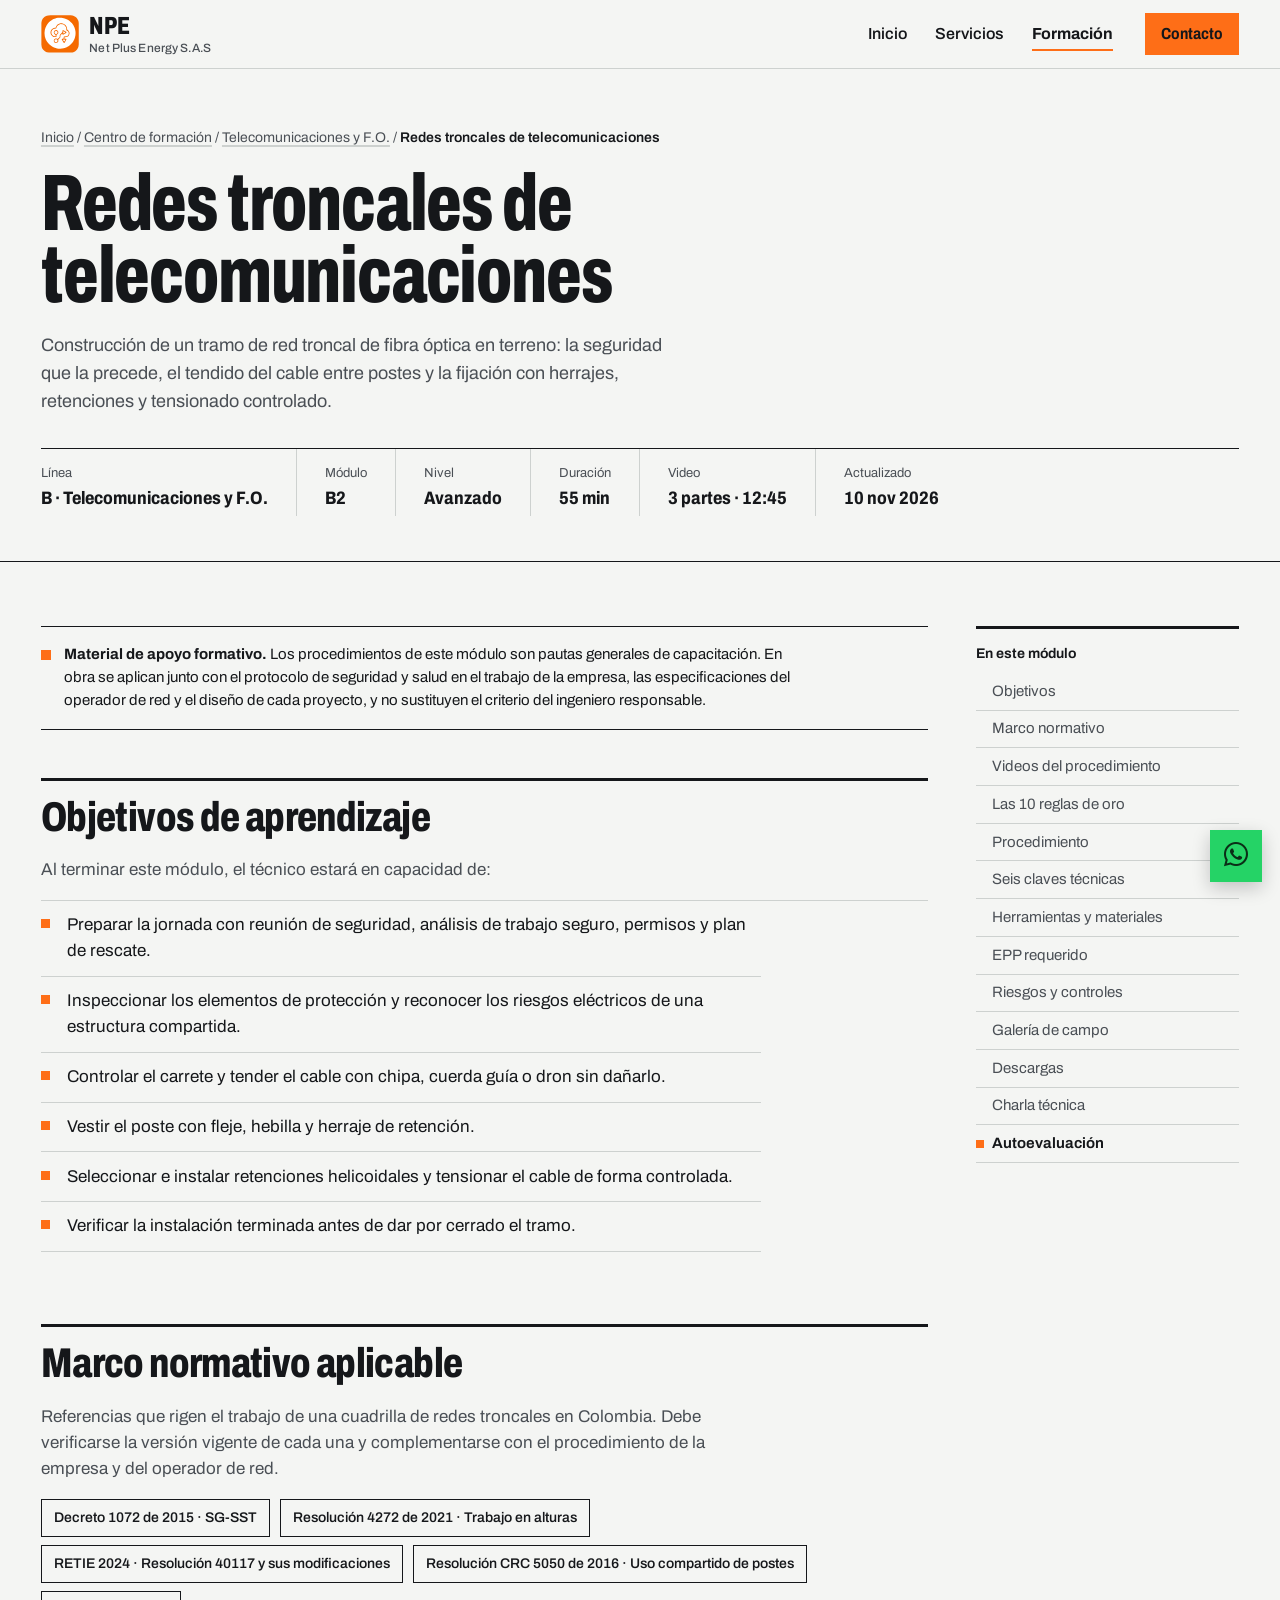
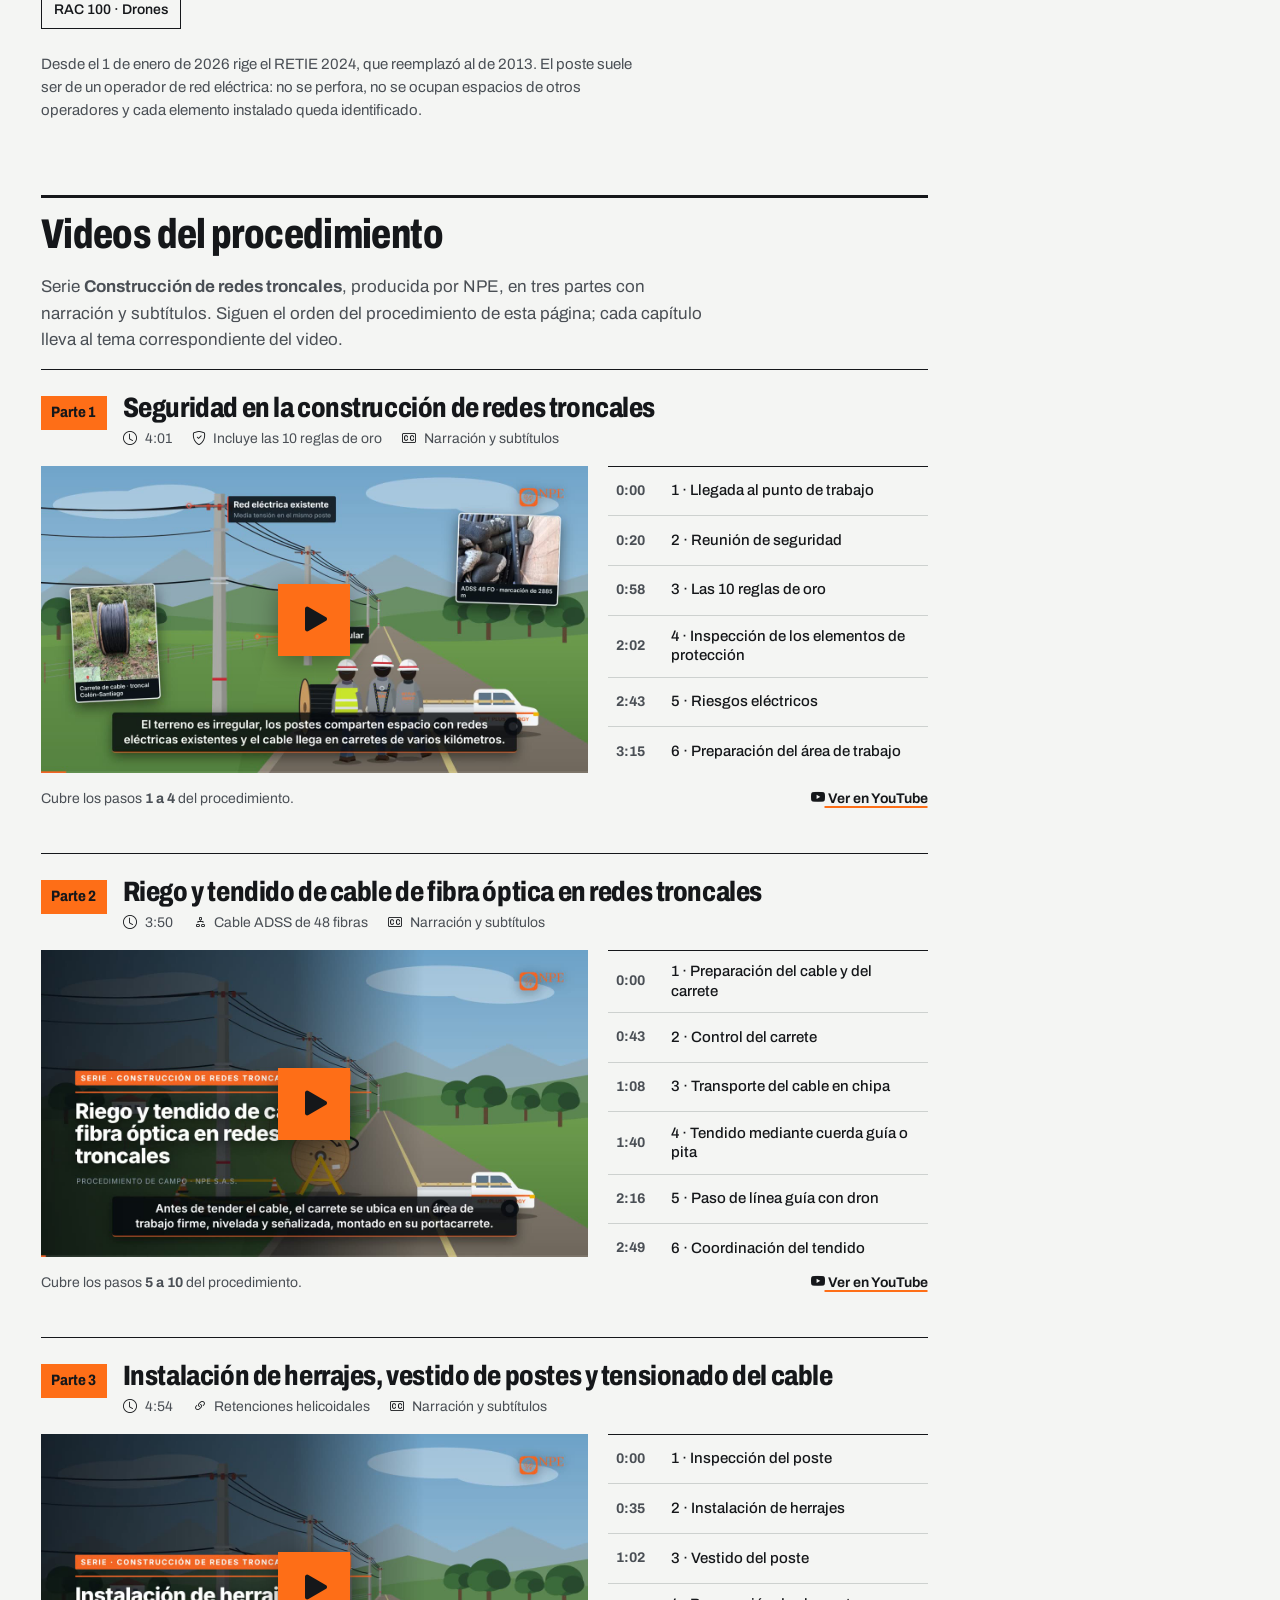
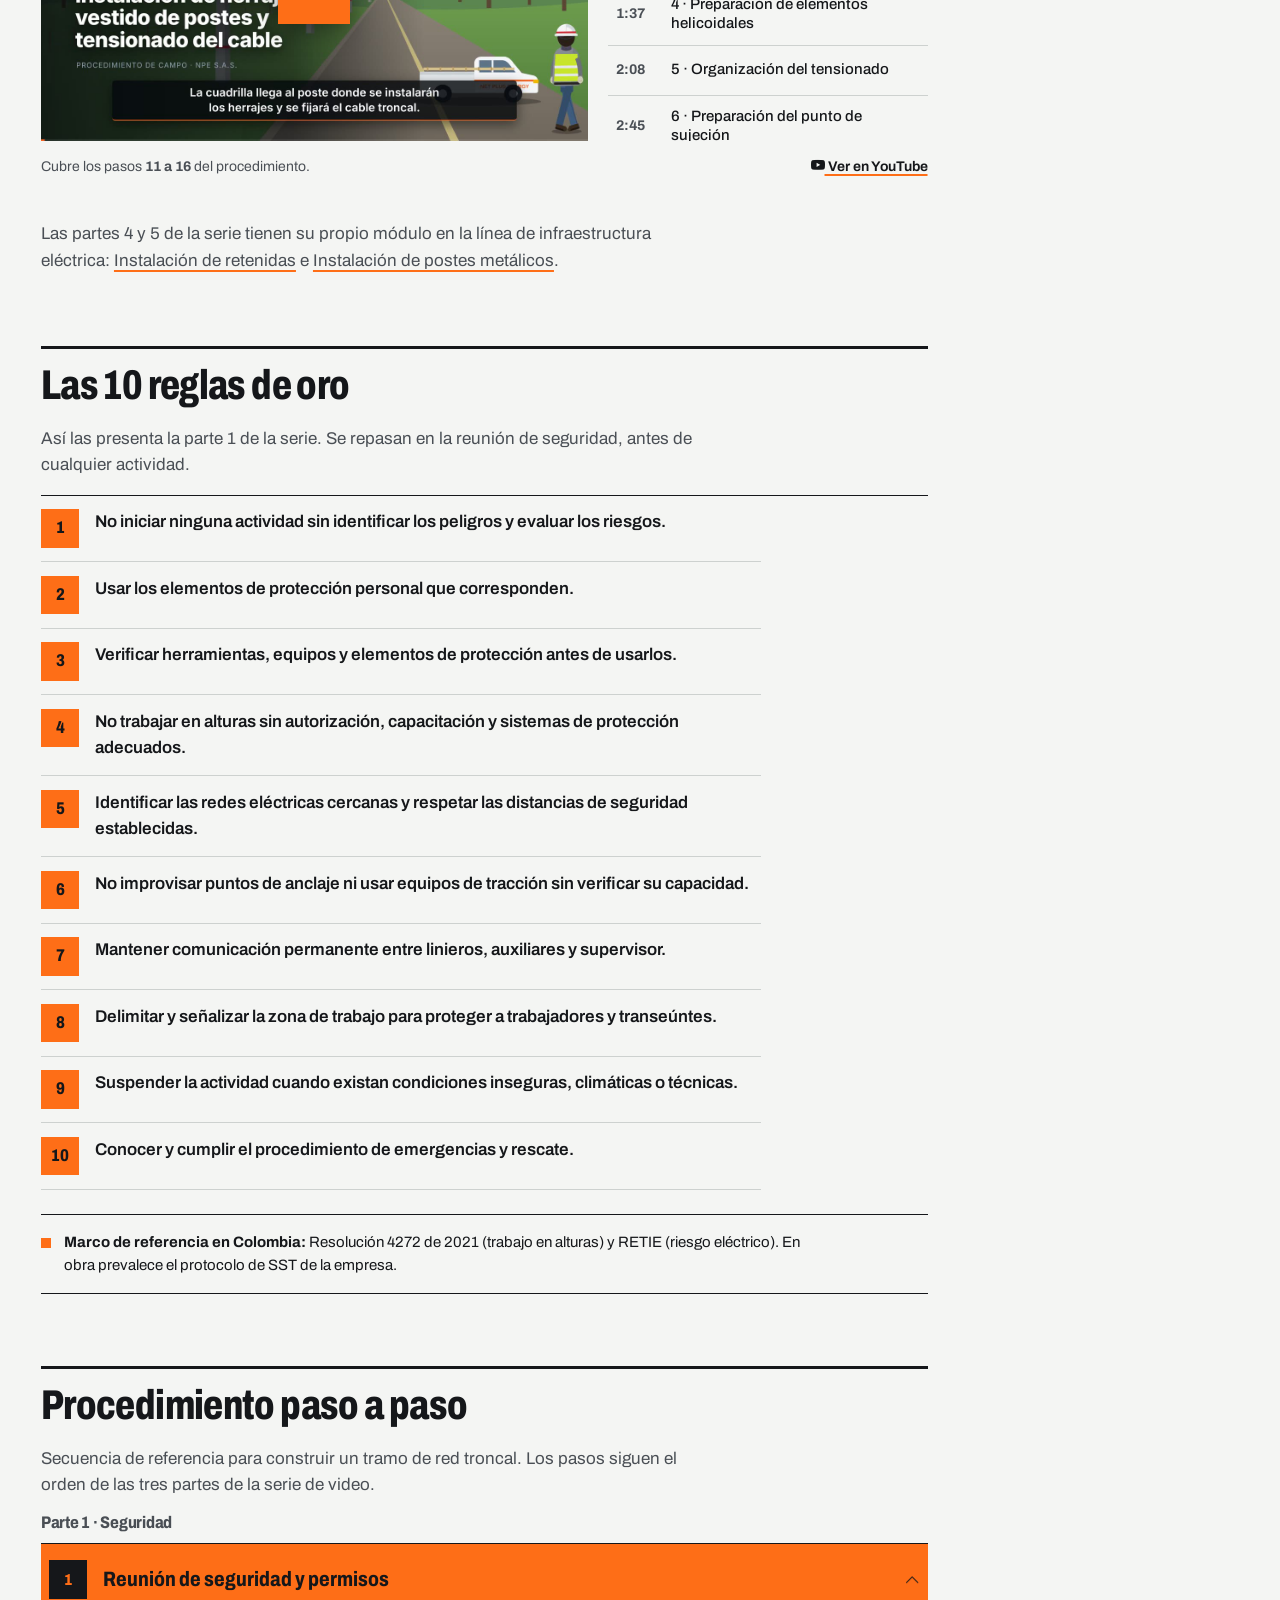
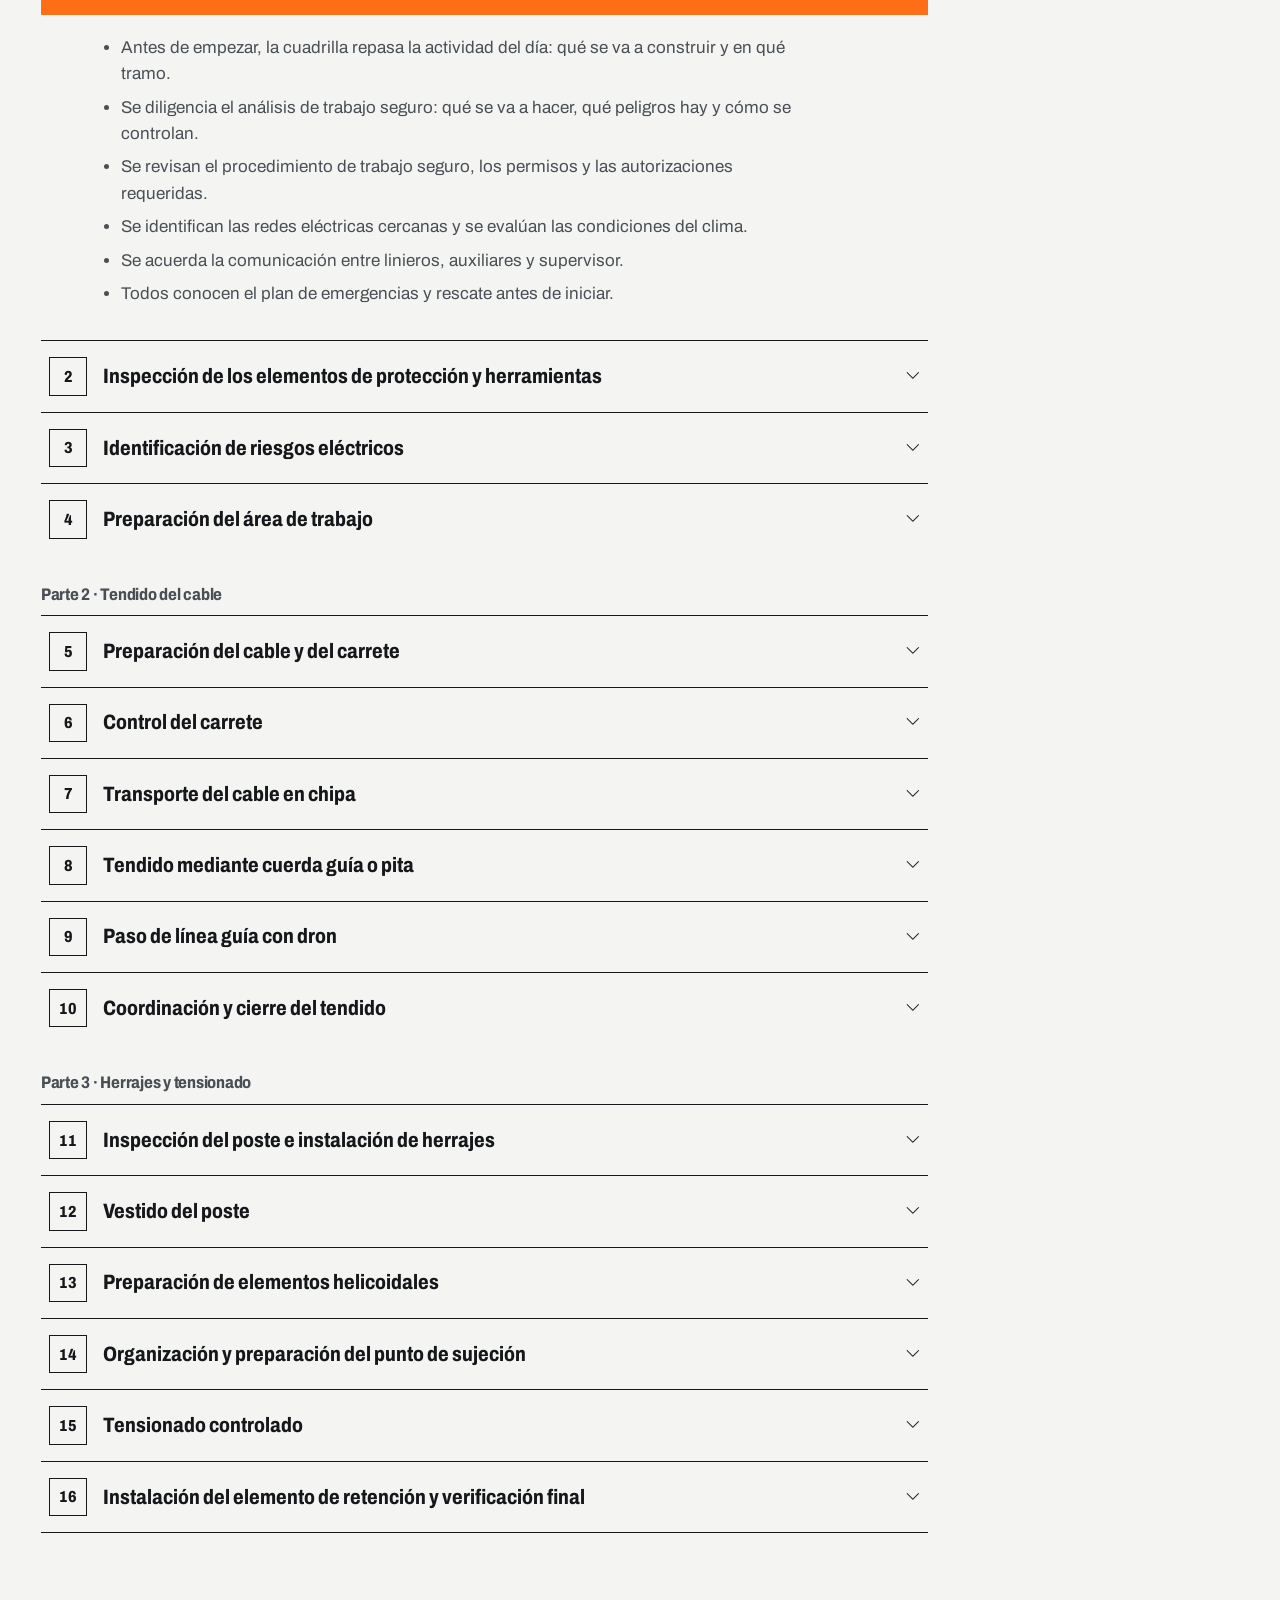
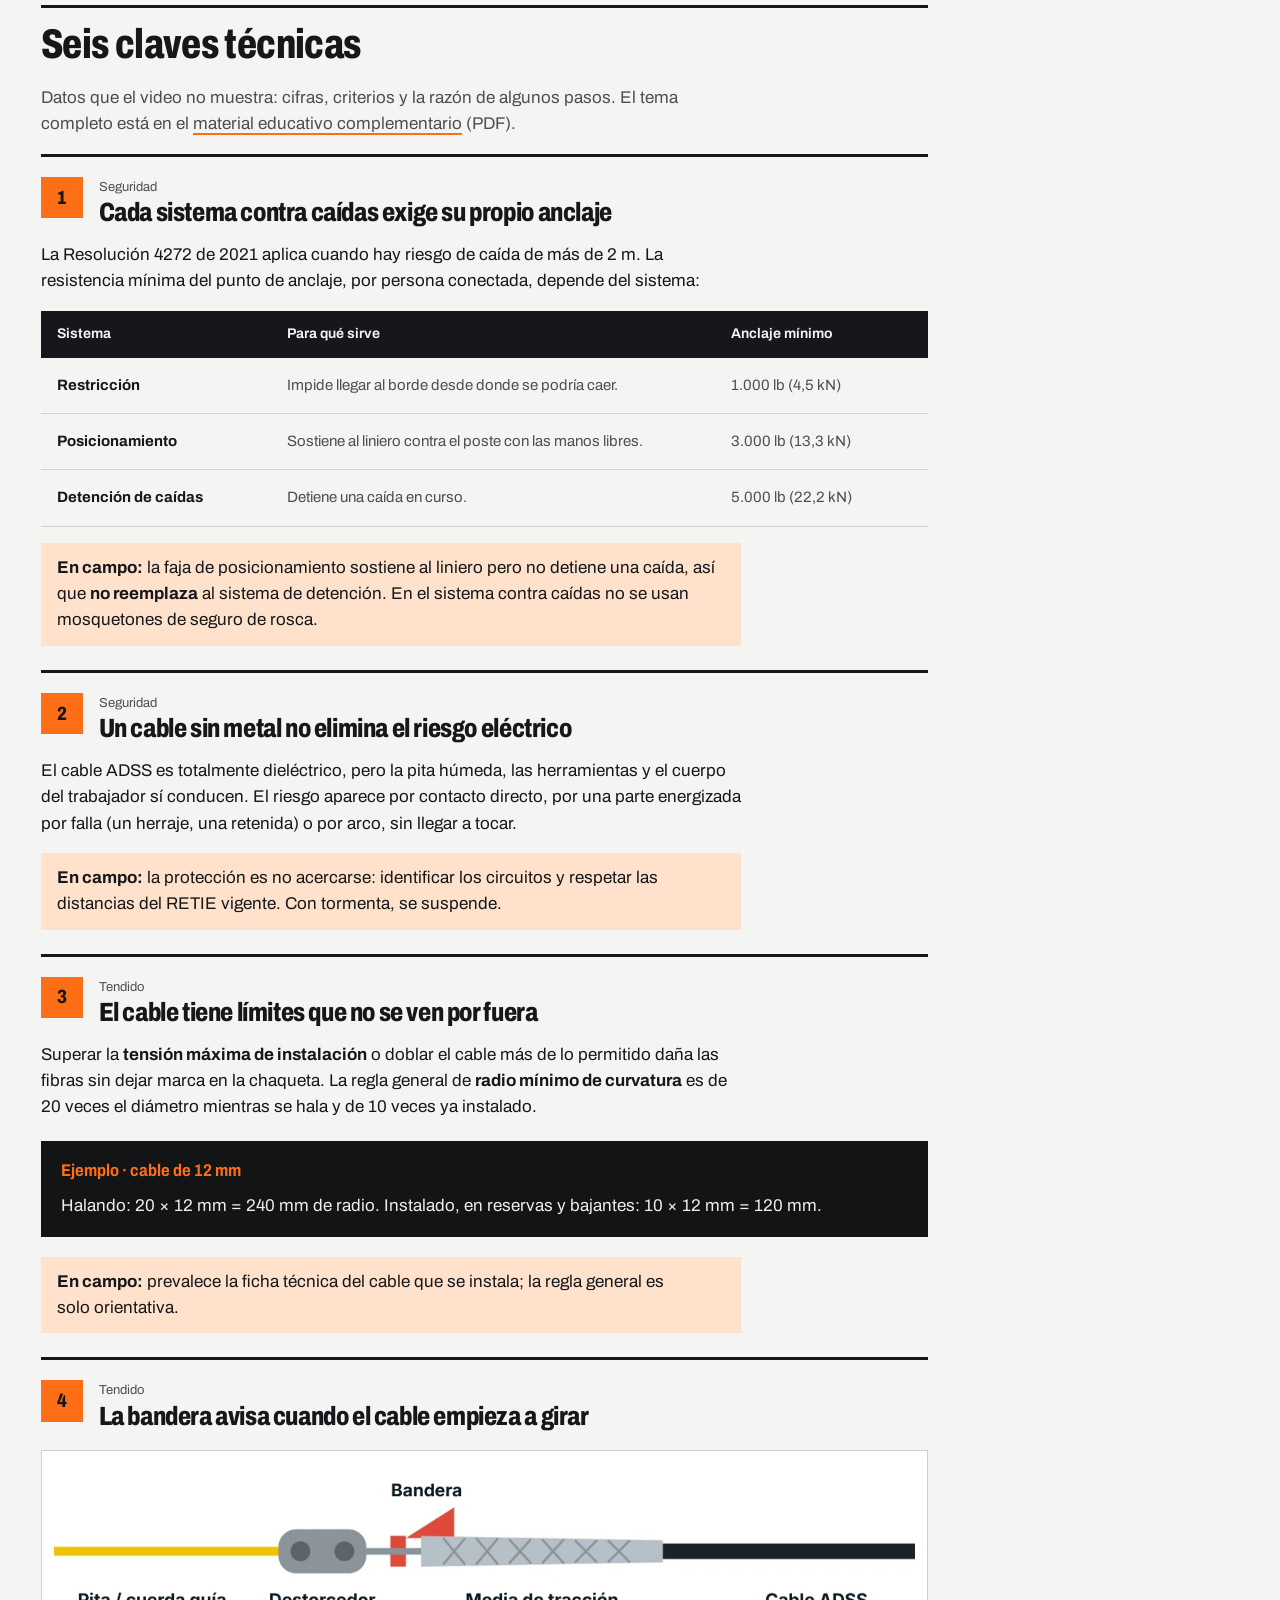
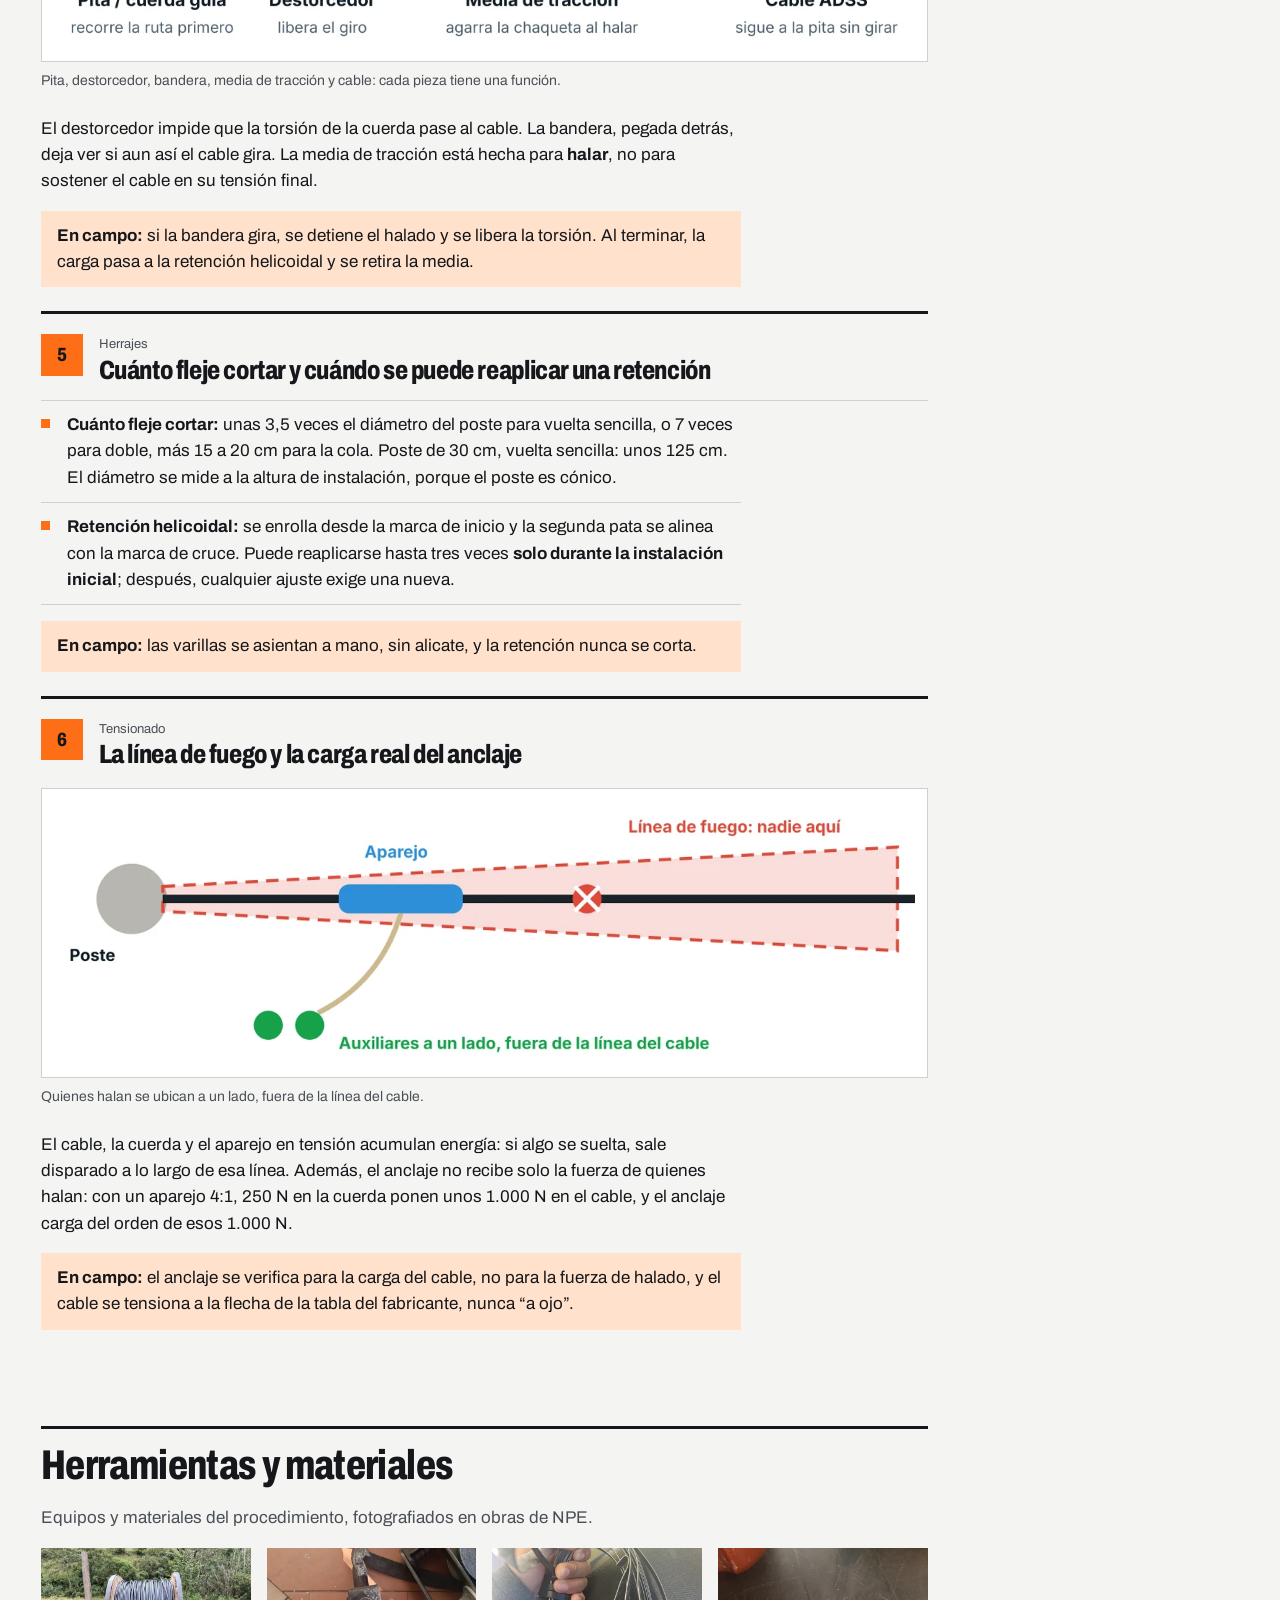
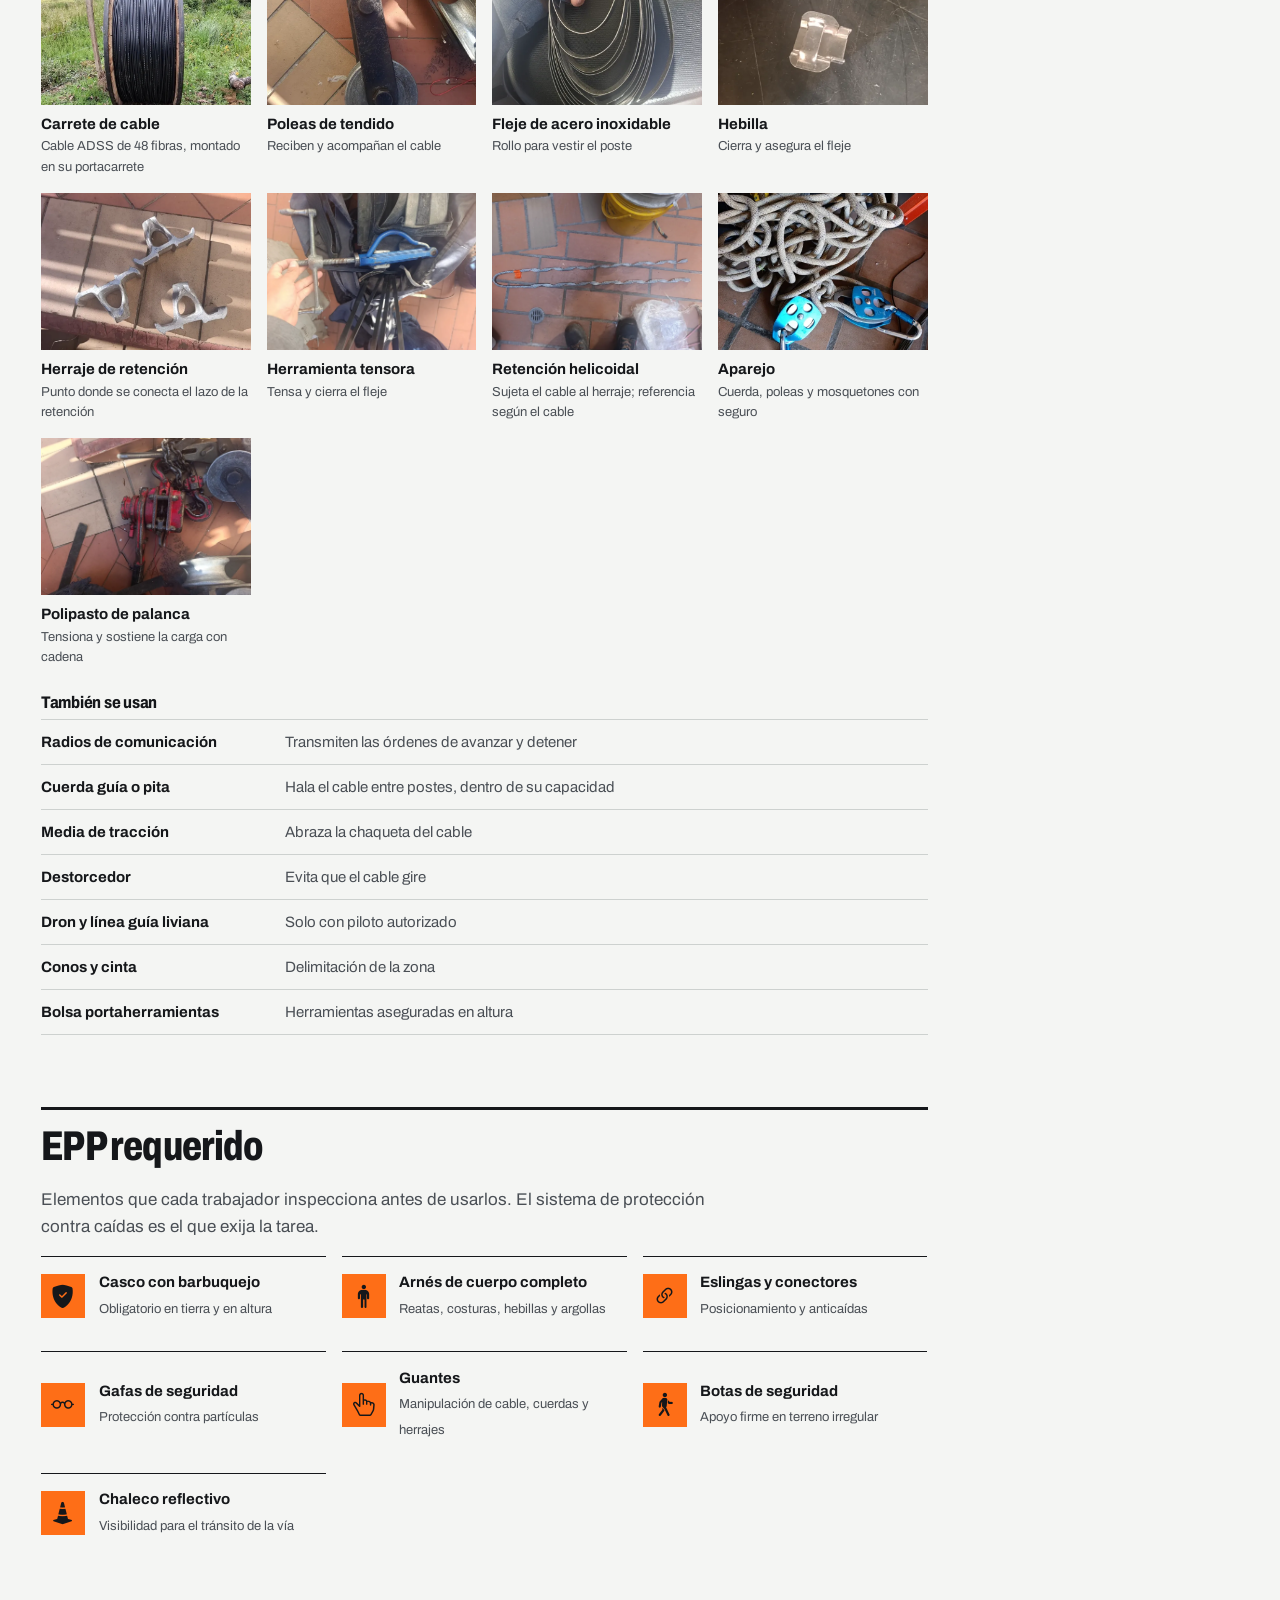
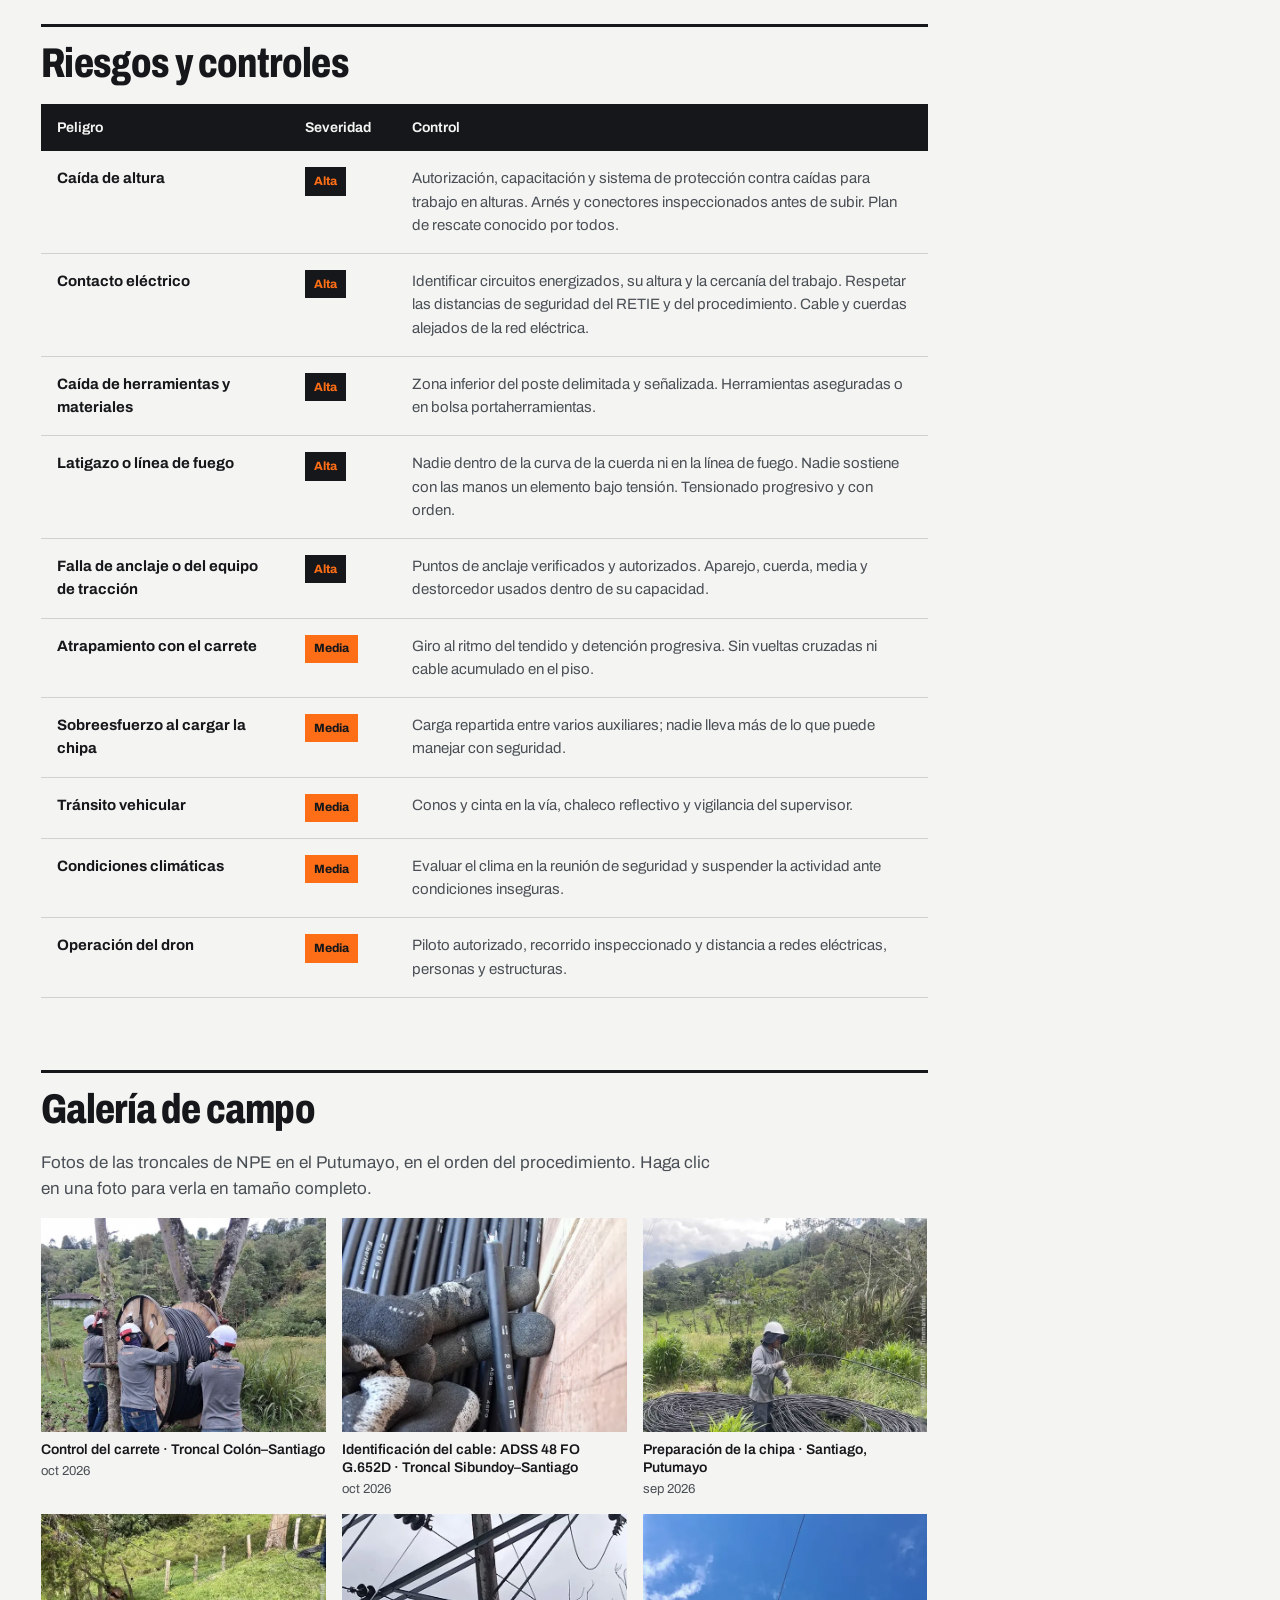
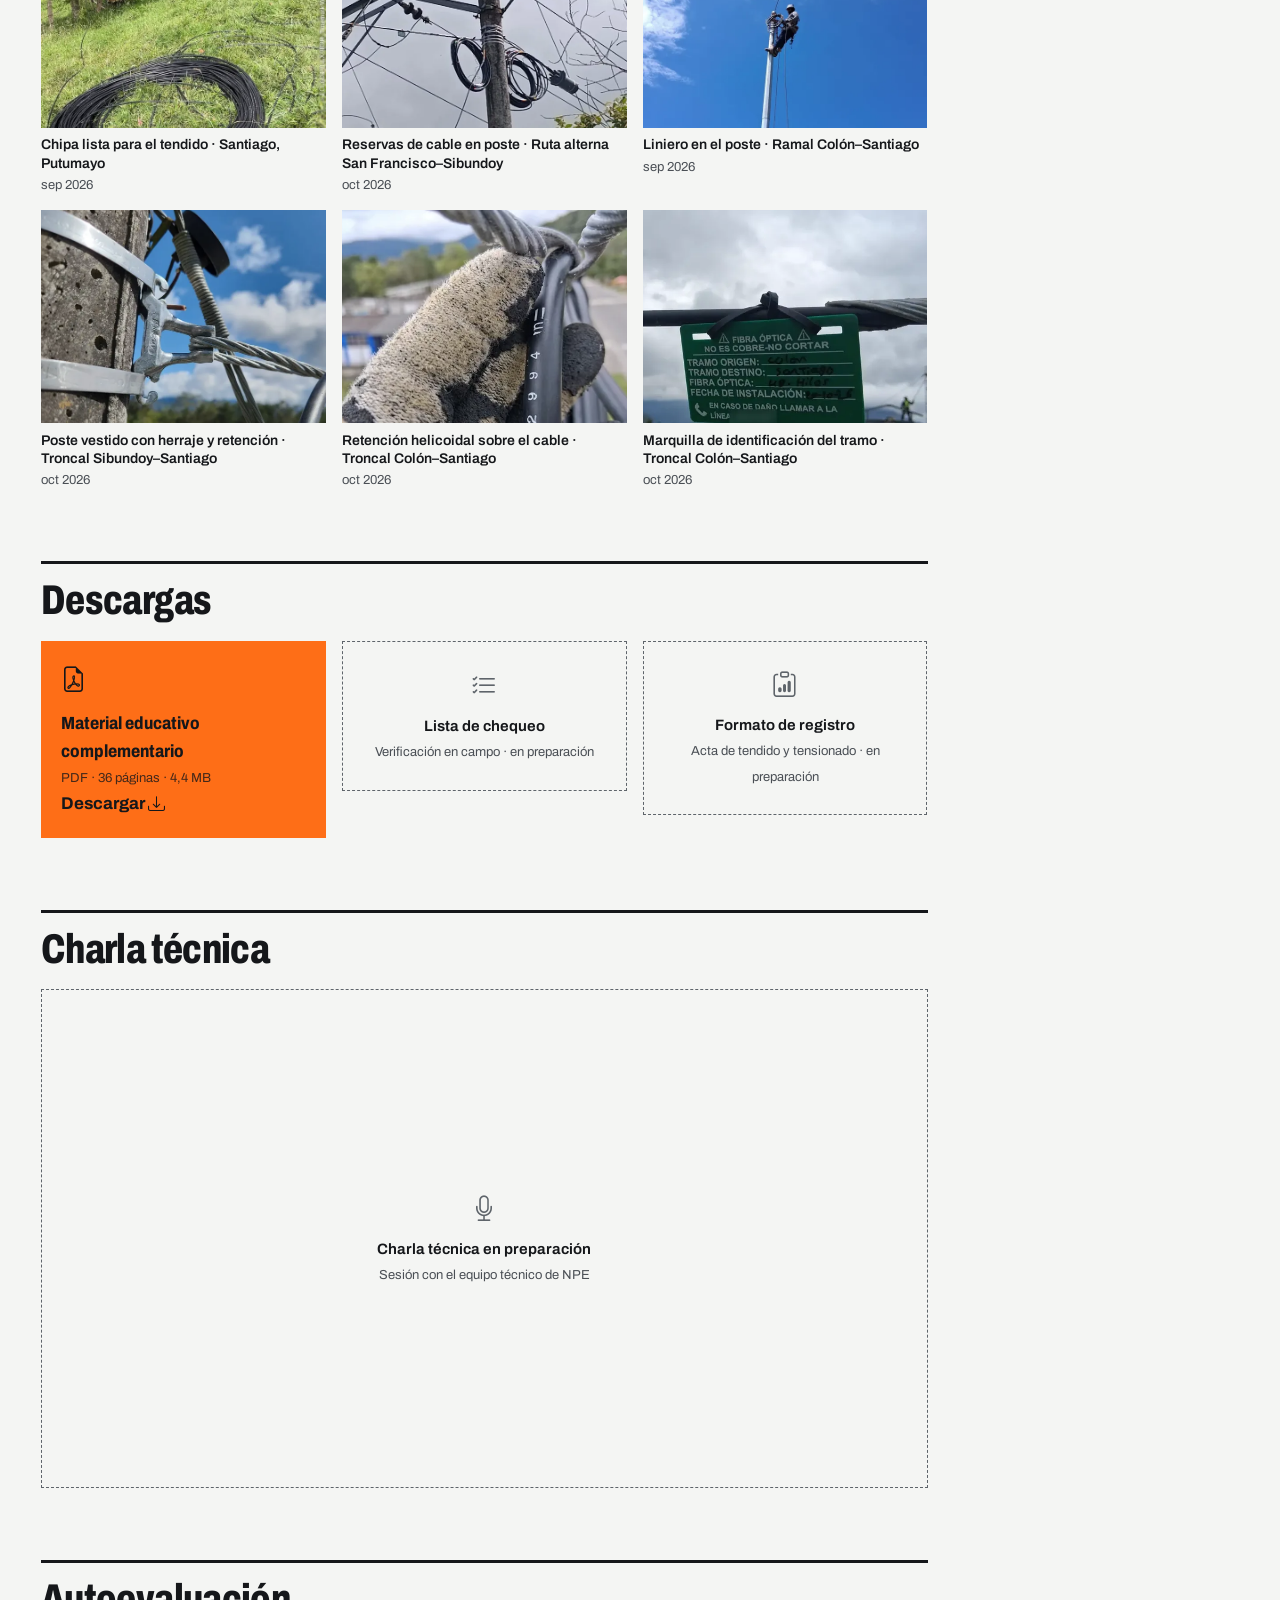
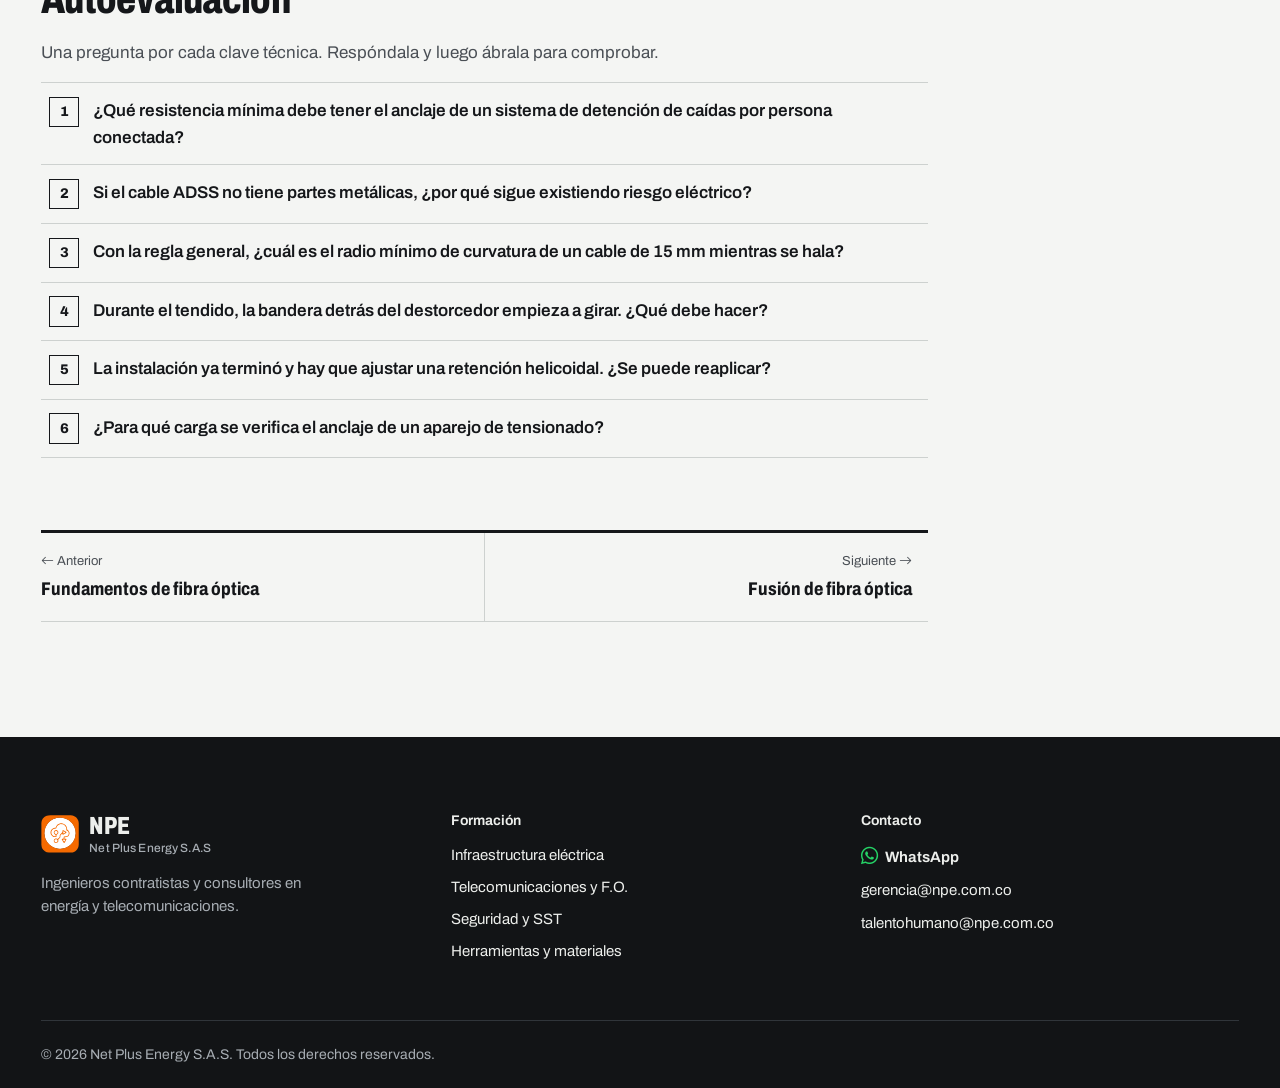
<file: formacion/redes-troncales.html>
<!DOCTYPE html>
<html lang="es-CO">
<head>
<meta charset="UTF-8">
<meta name="viewport" content="width=device-width, initial-scale=1">
<title>Redes troncales de telecomunicaciones | Centro de Formación NPE</title>
<meta name="description" content="Construcción de redes troncales de fibra óptica: seguridad y 10 reglas de oro, tendido del cable con carrete, chipa, cuerda guía y dron, instalación de herrajes, vestido de postes y tensionado controlado.">
<meta property="og:type" content="website">
<meta property="og:locale" content="es_CO">
<meta property="og:site_name" content="Net Plus Energy S.A.S">
<meta property="og:title" content="Redes troncales de telecomunicaciones | Centro de Formación NPE">
<meta property="og:description" content="Construcción de redes troncales de fibra óptica: seguridad y 10 reglas de oro, tendido del cable con carrete, chipa, cuerda guía y dron, instalación de herrajes, vestido de postes y tensionado controlado.">
<meta name="theme-color" content="#F4F5F3">
<link rel="icon" href="../img/logo-npe.svg" type="image/svg+xml">
<link rel="icon" href="../img/favicon-32.png" type="image/png" sizes="32x32">
<link rel="apple-touch-icon" href="../img/apple-touch-icon.png">
<link rel="manifest" href="../site.webmanifest">
<link rel="preload" href="../fonts/archivo-latin.woff2" as="font" type="font/woff2" crossorigin>

<link href="https://cdn.jsdelivr.net/npm/bootstrap@5.3.3/dist/css/bootstrap.min.css" rel="stylesheet" integrity="sha384-QWTKZyjpPEjISv5WaRU9OFeRpok6YctnYmDr5pNlyT2bRjXh0JMhjY6hW+ALEwIH" crossorigin="anonymous">
<link href="https://cdn.jsdelivr.net/npm/bootstrap-icons@1.11.3/font/bootstrap-icons.min.css" rel="stylesheet" integrity="sha384-XGjxtQfXaH2tnPFa9x+ruJTuLE3Aa6LhHSWRr1XeTyhezb4abCG4ccI5AkVDxqC+" crossorigin="anonymous">
<link href="../css/npe.css?v=20261110" rel="stylesheet">
</head>
<body>

<a class="saltar" href="#contenido">Saltar al contenido</a>

<header class="barra npe-nav">
  <div class="marco barra-int">
    <a class="marca" href="../index.html" aria-label="Net Plus Energy, inicio">
      <img src="../img/logo-npe.svg" alt="" width="38" height="38">
      <span class="marca-txt"><b>NPE</b><small>Net Plus Energy S.A.S</small></span>
    </a>
    <button class="barra-menu" type="button" data-bs-toggle="collapse" data-bs-target="#menuPrincipal"
            aria-controls="menuPrincipal" aria-expanded="false" aria-label="Abrir menú">
      <span>Menú</span><i class="bi bi-list" aria-hidden="true"></i>
    </button>
    <nav class="collapse barra-nav" id="menuPrincipal" aria-label="Principal">
      <ul>
        <li><a href="../index.html">Inicio</a></li>
        <li><a href="../index.html#servicios">Servicios</a></li>
        <li><a class="activo" href="../formacion.html">Formación</a></li>
      </ul>
      <a class="boton boton-sm" href="../index.html#contacto">Contacto</a>
    </nav>
  </div>
</header>

<!-- ======================= ENCABEZADO DEL MÓDULO ======================= -->
<header class="mod-hero">
  <div class="marco">
    <nav class="migas" aria-label="Ruta">
      <a href="../index.html">Inicio</a> /
      <a href="../formacion.html">Centro de formación</a> /
      <a href="../formacion.html?linea=B">Telecomunicaciones y F.O.</a> /
      <span aria-current="page">Redes troncales de telecomunicaciones</span>
    </nav>

    <h1>Redes troncales de telecomunicaciones</h1>
    <p class="entrada">
      Construcción de un tramo de red troncal de fibra óptica en terreno: la seguridad que la precede,
      el tendido del cable entre postes y la fijación con herrajes, retenciones y tensionado controlado.
    </p>

    <div class="mod-datos">
      <div class="mod-dato"><small>Línea</small><b>B · Telecomunicaciones y F.O.</b></div>
      <div class="mod-dato"><small>Módulo</small><b>B2</b></div>
      <div class="mod-dato"><small>Nivel</small><b>Avanzado</b></div>
      <div class="mod-dato"><small>Duración</small><b>55 min</b></div>
      <div class="mod-dato"><small>Video</small><b>3 partes · 12:45</b></div>
      <div class="mod-dato"><small>Actualizado</small><b>10 nov 2026</b></div>
    </div>
  </div>
</header>

<div class="container modulo-cuerpo">
  <div class="row g-5">

    <aside class="col-lg-3 order-lg-2">
      <nav class="indice-lateral" aria-label="En este módulo">
        <span class="indice-titulo">En este módulo</span>
        <a href="#objetivos">Objetivos</a>
        <a href="#normativa">Marco normativo</a>
        <a href="#video">Videos del procedimiento</a>
        <a href="#reglas">Las 10 reglas de oro</a>
        <a href="#procedimiento">Procedimiento</a>
        <a href="#claves">Seis claves técnicas</a>
        <a href="#herramientas">Herramientas y materiales</a>
        <a href="#epp">EPP requerido</a>
        <a href="#riesgos">Riesgos y controles</a>
        <a href="#galeria">Galería de campo</a>
        <a href="#descargas">Descargas</a>
        <a href="#charla">Charla técnica</a>
        <a href="#evaluacion">Autoevaluación</a>
      </nav>
    </aside>

    <main class="col-lg-9 order-lg-1" id="contenido">

      <div class="aviso-validar mb-5">
        <p class="m-0"><b>Material de apoyo formativo.</b>
        Los procedimientos de este módulo son pautas generales de capacitación. En obra se aplican junto
        con el protocolo de seguridad y salud en el trabajo de la empresa, las especificaciones del operador
        de red y el diseño de cada proyecto, y no sustituyen el criterio del ingeniero responsable.</p>
      </div>

      <section class="bloque" id="objetivos">
        <h2>Objetivos de aprendizaje</h2>
        <p>Al terminar este módulo, el técnico estará en capacidad de:</p>
        <ul class="lista-check">
          <li>Preparar la jornada con reunión de seguridad, análisis de trabajo seguro, permisos y plan de rescate.</li>
          <li>Inspeccionar los elementos de protección y reconocer los riesgos eléctricos de una estructura compartida.</li>
          <li>Controlar el carrete y tender el cable con chipa, cuerda guía o dron sin dañarlo.</li>
          <li>Vestir el poste con fleje, hebilla y herraje de retención.</li>
          <li>Seleccionar e instalar retenciones helicoidales y tensionar el cable de forma controlada.</li>
          <li>Verificar la instalación terminada antes de dar por cerrado el tramo.</li>
        </ul>
      </section>

      <section class="bloque" id="normativa">
        <h2>Marco normativo aplicable</h2>
        <p>
          Referencias que rigen el trabajo de una cuadrilla de redes troncales en Colombia. Debe verificarse la versión
          vigente de cada una y complementarse con el procedimiento de la empresa y del operador de red.
        </p>
        <div>
          <span class="chip-norma">Decreto 1072 de 2015 · SG-SST</span>
          <span class="chip-norma">Resolución 4272 de 2021 · Trabajo en alturas</span>
          <span class="chip-norma">RETIE 2024 · Resolución 40117 y sus modificaciones</span>
          <span class="chip-norma">Resolución CRC 5050 de 2016 · Uso compartido de postes</span>
          <span class="chip-norma">RAC 100 · Drones</span>
        </div>
        <p class="mt-3 texto-secundario" style="font-size:.9375rem">
          Desde el 1 de enero de 2026 rige el RETIE 2024, que reemplazó al de 2013. El poste suele ser de un operador de red eléctrica:
          no se perfora, no se ocupan espacios de otros operadores y cada elemento instalado queda identificado.
        </p>
      </section>

      <section class="bloque" id="video">
        <h2>Videos del procedimiento</h2>
        <p>
          Serie <strong>Construcción de redes troncales</strong>, producida por NPE, en tres partes con narración
          y subtítulos. Siguen el orden del procedimiento de esta página; cada capítulo lleva al tema
          correspondiente del video.
        </p>

        <article class="video-parte">
          <div class="video-cab">
            <span class="video-num">Parte 1</span>
            <div>
              <h3>Seguridad en la construcción de redes troncales</h3>
              <p class="video-meta">
                <span><i class="bi bi-clock" aria-hidden="true"></i> 4:01</span>
                <span><i class="bi bi-shield-check" aria-hidden="true"></i> Incluye las 10 reglas de oro</span>
                <span><i class="bi bi-badge-cc" aria-hidden="true"></i> Narración y subtítulos</span>
              </p>
            </div>
          </div>

          <div class="video-caja">
            <a class="yt" id="videoParte1" data-yt="sldxiG8DxuU" data-titulo="Parte 1 · Seguridad en la construcción de redes troncales"
               href="https://www.youtube.com/watch?v=sldxiG8DxuU" target="_blank" rel="noopener">
              <img src="../img/poster-troncales-p1.jpg" alt="" width="1280" height="720" loading="lazy" decoding="async">
              <span class="yt-play" aria-hidden="true"><i class="bi bi-play-fill"></i></span>
              <span class="visually-hidden">Reproducir video: Parte 1 · Seguridad en la construcción de redes troncales</span>
            </a>
          </div>

          <div class="capitulos" data-video="videoParte1">
            <button type="button" class="capitulo" data-t="0"><span>0:00</span> 1 · Llegada al punto de trabajo</button>
            <button type="button" class="capitulo" data-t="20"><span>0:20</span> 2 · Reunión de seguridad</button>
            <button type="button" class="capitulo" data-t="58"><span>0:58</span> 3 · Las 10 reglas de oro</button>
            <button type="button" class="capitulo" data-t="122"><span>2:02</span> 4 · Inspección de los elementos de protección</button>
            <button type="button" class="capitulo" data-t="163"><span>2:43</span> 5 · Riesgos eléctricos</button>
            <button type="button" class="capitulo" data-t="195"><span>3:15</span> 6 · Preparación del área de trabajo</button>
            <button type="button" class="capitulo" data-t="223"><span>3:43</span> 7 · Cierre</button>
          </div>

          <p class="video-pie">
            <span>Cubre los pasos <strong>1 a 4</strong> del procedimiento.</span>
            <a href="https://youtu.be/sldxiG8DxuU" target="_blank" rel="noopener">
              <i class="bi bi-youtube" aria-hidden="true"></i> Ver en YouTube<span class="visually-hidden"> (se abre en otra pestaña)</span></a>
          </p>
        </article>

        <article class="video-parte">
          <div class="video-cab">
            <span class="video-num">Parte 2</span>
            <div>
              <h3>Riego y tendido de cable de fibra óptica en redes troncales</h3>
              <p class="video-meta">
                <span><i class="bi bi-clock" aria-hidden="true"></i> 3:50</span>
                <span><i class="bi bi-diagram-2" aria-hidden="true"></i> Cable ADSS de 48 fibras</span>
                <span><i class="bi bi-badge-cc" aria-hidden="true"></i> Narración y subtítulos</span>
              </p>
            </div>
          </div>

          <div class="video-caja">
            <a class="yt" id="videoParte2" data-yt="ue8OaSb3kSE" data-titulo="Parte 2 · Riego y tendido de cable de fibra óptica en redes troncales"
               href="https://www.youtube.com/watch?v=ue8OaSb3kSE" target="_blank" rel="noopener">
              <img src="../img/poster-troncales-p2.jpg" alt="" width="1280" height="720" loading="lazy" decoding="async">
              <span class="yt-play" aria-hidden="true"><i class="bi bi-play-fill"></i></span>
              <span class="visually-hidden">Reproducir video: Parte 2 · Riego y tendido de cable de fibra óptica en redes troncales</span>
            </a>
          </div>

          <div class="capitulos" data-video="videoParte2">
            <button type="button" class="capitulo" data-t="0"><span>0:00</span> 1 · Preparación del cable y del carrete</button>
            <button type="button" class="capitulo" data-t="43"><span>0:43</span> 2 · Control del carrete</button>
            <button type="button" class="capitulo" data-t="68"><span>1:08</span> 3 · Transporte del cable en chipa</button>
            <button type="button" class="capitulo" data-t="100"><span>1:40</span> 4 · Tendido mediante cuerda guía o pita</button>
            <button type="button" class="capitulo" data-t="136"><span>2:16</span> 5 · Paso de línea guía con dron</button>
            <button type="button" class="capitulo" data-t="169"><span>2:49</span> 6 · Coordinación del tendido</button>
            <button type="button" class="capitulo" data-t="204"><span>3:24</span> 7 · Cierre del procedimiento</button>
          </div>

          <p class="video-pie">
            <span>Cubre los pasos <strong>5 a 10</strong> del procedimiento.</span>
            <a href="https://youtu.be/ue8OaSb3kSE" target="_blank" rel="noopener">
              <i class="bi bi-youtube" aria-hidden="true"></i> Ver en YouTube<span class="visually-hidden"> (se abre en otra pestaña)</span></a>
          </p>
        </article>

        <article class="video-parte">
          <div class="video-cab">
            <span class="video-num">Parte 3</span>
            <div>
              <h3>Instalación de herrajes, vestido de postes y tensionado del cable</h3>
              <p class="video-meta">
                <span><i class="bi bi-clock" aria-hidden="true"></i> 4:54</span>
                <span><i class="bi bi-link-45deg" aria-hidden="true"></i> Retenciones helicoidales</span>
                <span><i class="bi bi-badge-cc" aria-hidden="true"></i> Narración y subtítulos</span>
              </p>
            </div>
          </div>

          <div class="video-caja">
            <a class="yt" id="videoParte3" data-yt="VHTk9k1jVuY" data-titulo="Parte 3 · Instalación de herrajes, vestido de postes y tensionado del cable"
               href="https://www.youtube.com/watch?v=VHTk9k1jVuY" target="_blank" rel="noopener">
              <img src="../img/poster-troncales-p3.jpg" alt="" width="1280" height="720" loading="lazy" decoding="async">
              <span class="yt-play" aria-hidden="true"><i class="bi bi-play-fill"></i></span>
              <span class="visually-hidden">Reproducir video: Parte 3 · Instalación de herrajes, vestido de postes y tensionado del cable</span>
            </a>
          </div>

          <div class="capitulos" data-video="videoParte3">
            <button type="button" class="capitulo" data-t="0"><span>0:00</span> 1 · Inspección del poste</button>
            <button type="button" class="capitulo" data-t="35"><span>0:35</span> 2 · Instalación de herrajes</button>
            <button type="button" class="capitulo" data-t="62"><span>1:02</span> 3 · Vestido del poste</button>
            <button type="button" class="capitulo" data-t="97"><span>1:37</span> 4 · Preparación de elementos helicoidales</button>
            <button type="button" class="capitulo" data-t="128"><span>2:08</span> 5 · Organización del tensionado</button>
            <button type="button" class="capitulo" data-t="165"><span>2:45</span> 6 · Preparación del punto de sujeción</button>
            <button type="button" class="capitulo" data-t="189"><span>3:09</span> 7 · Tensionado controlado</button>
            <button type="button" class="capitulo" data-t="226"><span>3:46</span> 8 · Instalación del elemento de retención</button>
            <button type="button" class="capitulo" data-t="253"><span>4:13</span> 9 · Verificación final</button>
            <button type="button" class="capitulo" data-t="273"><span>4:33</span> 10 · Cierre</button>
          </div>

          <p class="video-pie">
            <span>Cubre los pasos <strong>11 a 16</strong> del procedimiento.</span>
            <a href="https://youtu.be/VHTk9k1jVuY" target="_blank" rel="noopener">
              <i class="bi bi-youtube" aria-hidden="true"></i> Ver en YouTube<span class="visually-hidden"> (se abre en otra pestaña)</span></a>
          </p>
        </article>

        <p class="mt-4 mb-0">
          Las partes 4 y 5 de la serie tienen su propio módulo en la línea de infraestructura eléctrica:
          <a href="retenidas.html#video">Instalación de retenidas</a> e
          <a href="postes-metalicos.html#video">Instalación de postes metálicos</a>.
        </p>
      </section>

      <section class="bloque" id="reglas">
        <h2>Las 10 reglas de oro</h2>
        <p>Así las presenta la parte 1 de la serie. Se repasan en la reunión de seguridad, antes de cualquier actividad.</p>
        <ol class="reglas">
          <li>No iniciar ninguna actividad sin identificar los peligros y evaluar los riesgos.</li>
          <li>Usar los elementos de protección personal que corresponden.</li>
          <li>Verificar herramientas, equipos y elementos de protección antes de usarlos.</li>
          <li>No trabajar en alturas sin autorización, capacitación y sistemas de protección adecuados.</li>
          <li>Identificar las redes eléctricas cercanas y respetar las distancias de seguridad establecidas.</li>
          <li>No improvisar puntos de anclaje ni usar equipos de tracción sin verificar su capacidad.</li>
          <li>Mantener comunicación permanente entre linieros, auxiliares y supervisor.</li>
          <li>Delimitar y señalizar la zona de trabajo para proteger a trabajadores y transeúntes.</li>
          <li>Suspender la actividad cuando existan condiciones inseguras, climáticas o técnicas.</li>
          <li>Conocer y cumplir el procedimiento de emergencias y rescate.</li>
        </ol>
        <div class="aviso-validar mt-4">
          <p class="m-0"><b>Marco de referencia en Colombia:</b> Resolución 4272 de 2021 (trabajo en alturas)
          y RETIE (riesgo eléctrico). En obra prevalece el protocolo de SST de la empresa.</p>
        </div>
      </section>

      <section class="bloque" id="procedimiento">
        <h2>Procedimiento paso a paso</h2>
        <p>
          Secuencia de referencia para construir un tramo de red troncal. Los pasos siguen el orden de las tres
          partes de la serie de video.
        </p>

        <div class="accordion" id="pasos">

          <h3 class="fase">Parte 1 · Seguridad</h3>

          <div class="paso">
            <button type="button" class="paso-btn" data-bs-toggle="collapse" data-bs-target="#p1" aria-expanded="true" aria-controls="p1">
              <span class="paso-num">1</span> Reunión de seguridad y permisos
              <i class="bi bi-chevron-down" aria-hidden="true"></i>
            </button>
            <div id="p1" class="collapse show" data-bs-parent="#pasos">
              <div class="paso-cuerpo">
                <ul>
                  <li>Antes de empezar, la cuadrilla repasa la actividad del día: qué se va a construir y en qué tramo.</li>
                  <li>Se diligencia el análisis de trabajo seguro: qué se va a hacer, qué peligros hay y cómo se controlan.</li>
                  <li>Se revisan el procedimiento de trabajo seguro, los permisos y las autorizaciones requeridas.</li>
                  <li>Se identifican las redes eléctricas cercanas y se evalúan las condiciones del clima.</li>
                  <li>Se acuerda la comunicación entre linieros, auxiliares y supervisor.</li>
                  <li>Todos conocen el plan de emergencias y rescate antes de iniciar.</li>
                </ul>
              </div>
            </div>
          </div>

          <div class="paso">
            <button type="button" class="paso-btn collapsed" data-bs-toggle="collapse" data-bs-target="#p2" aria-expanded="false" aria-controls="p2">
              <span class="paso-num">2</span> Inspección de los elementos de protección y herramientas
              <i class="bi bi-chevron-down" aria-hidden="true"></i>
            </button>
            <div id="p2" class="collapse" data-bs-parent="#pasos">
              <div class="paso-cuerpo">
                <ul>
                  <li>Cada trabajador inspecciona sus elementos de protección antes de usarlos.</li>
                  <li>Arnés de cuerpo completo: reatas, costuras, hebillas y argollas en buen estado.</li>
                  <li>Sistema de posicionamiento y protección contra caídas que exige la tarea: eslingas, conectores y anticaídas.</li>
                  <li>Casco con barbuquejo, guantes, botas, gafas y chaleco reflectivo.</li>
                  <li>Las herramientas también se revisan y se aseguran para que no caigan desde el poste.</li>
                </ul>
              </div>
            </div>
          </div>

          <div class="paso">
            <button type="button" class="paso-btn collapsed" data-bs-toggle="collapse" data-bs-target="#p3" aria-expanded="false" aria-controls="p3">
              <span class="paso-num">3</span> Identificación de riesgos eléctricos
              <i class="bi bi-chevron-down" aria-hidden="true"></i>
            </button>
            <div id="p3" class="collapse" data-bs-parent="#pasos">
              <div class="paso-cuerpo">
                <ul>
                  <li>En muchos postes la red de telecomunicaciones comparte estructura con redes eléctricas.</li>
                  <li>Antes de intervenir un poste se identifica si hay circuitos energizados, a qué altura están y qué tan cerca quedará el trabajo.</li>
                  <li>Las distancias de seguridad las fijan la normativa eléctrica vigente (RETIE) y el procedimiento de la empresa.</li>
                  <li><strong>Nunca</strong> tocar conductores eléctricos ni acercarse a una red energizada sin las medidas de control definidas.</li>
                </ul>
              </div>
            </div>
          </div>

          <div class="paso">
            <button type="button" class="paso-btn collapsed" data-bs-toggle="collapse" data-bs-target="#p4" aria-expanded="false" aria-controls="p4">
              <span class="paso-num">4</span> Preparación del área de trabajo
              <i class="bi bi-chevron-down" aria-hidden="true"></i>
            </button>
            <div id="p4" class="collapse" data-bs-parent="#pasos">
              <div class="paso-cuerpo">
                <ul>
                  <li>La zona se delimita con conos y cinta de señalización para proteger a la cuadrilla y a quienes transitan por la vía.</li>
                  <li>Cada uno conoce su función: el liniero trabaja en el poste, el auxiliar apoya desde tierra y el supervisor vigila la actividad.</li>
                  <li>La cuadrilla confirma antes de arrancar: reunión hecha, permisos al día, elementos inspeccionados y área señalizada.</li>
                </ul>
              </div>
            </div>
          </div>

          <h3 class="fase">Parte 2 · Tendido del cable</h3>

          <div class="paso">
            <button type="button" class="paso-btn collapsed" data-bs-toggle="collapse" data-bs-target="#p5" aria-expanded="false" aria-controls="p5">
              <span class="paso-num">5</span> Preparación del cable y del carrete
              <i class="bi bi-chevron-down" aria-hidden="true"></i>
            </button>
            <div id="p5" class="collapse" data-bs-parent="#pasos">
              <div class="paso-cuerpo">
                <ul>
                  <li>El carrete se ubica en un área de trabajo firme, nivelada y señalizada, montado en su portacarrete.</li>
                  <li>Se identifica el cable por la marcación de su chaqueta: tipo, número de fibras y metraje. En el tramo del video, cable ADSS de 48 fibras.</li>
                  <li>Se verifica la ruta: postes, cruces de vía, vegetación y redes eléctricas a lo largo del recorrido.</li>
                  <li>La cuadrilla se organiza: un trabajador controla el carrete y los auxiliares se ubican a lo largo del recorrido para recibir el cable.</li>
                </ul>
              </div>
            </div>
          </div>

          <div class="paso">
            <button type="button" class="paso-btn collapsed" data-bs-toggle="collapse" data-bs-target="#p6" aria-expanded="false" aria-controls="p6">
              <span class="paso-num">6</span> Control del carrete
              <i class="bi bi-chevron-down" aria-hidden="true"></i>
            </button>
            <div id="p6" class="collapse" data-bs-parent="#pasos">
              <div class="paso-cuerpo">
                <ul>
                  <li>El trabajador que controla el carrete no pierde de vista la salida del cable.</li>
                  <li>Hace girar el carrete al ritmo del tendido, sin dejar que tome impulso: si se acelera, el cable se suelta en vueltas y se enreda.</li>
                  <li>Por radio se confirma cada orden: avanzar, más despacio, detener.</li>
                  <li>Detiene el giro de forma progresiva cuando se lo piden, sin vueltas cruzadas y sin cable acumulado en el piso.</li>
                </ul>
              </div>
            </div>
          </div>

          <div class="paso">
            <button type="button" class="paso-btn collapsed" data-bs-toggle="collapse" data-bs-target="#p7" aria-expanded="false" aria-controls="p7">
              <span class="paso-num">7</span> Transporte del cable en chipa
              <i class="bi bi-chevron-down" aria-hidden="true"></i>
            </button>
            <div id="p7" class="collapse" data-bs-parent="#pasos">
              <div class="paso-cuerpo">
                <ul>
                  <li>El cable necesario se saca del carrete y se acomoda en forma de ocho, para que no se tuerza.</li>
                  <li>La chipa se amarra en varios puntos y la carga se reparte entre varios auxiliares: nadie lleva más de lo que puede manejar con seguridad.</li>
                  <li>El cable no se arrastra sobre piedras, alambres ni bordes cortantes: se levanta o se protege.</li>
                </ul>
              </div>
            </div>
          </div>

          <div class="paso">
            <button type="button" class="paso-btn collapsed" data-bs-toggle="collapse" data-bs-target="#p8" aria-expanded="false" aria-controls="p8">
              <span class="paso-num">8</span> Tendido mediante cuerda guía o pita
              <i class="bi bi-chevron-down" aria-hidden="true"></i>
            </button>
            <div id="p8" class="collapse" data-bs-parent="#pasos">
              <div class="paso-cuerpo">
                <ul>
                  <li>En la montaña el recorrido entre postes cruza laderas, quebradas y vegetación.</li>
                  <li>Al extremo de la pita se une el cable con una media de tracción y un destorcedor, que evita que el cable gire.</li>
                  <li>Nadie se ubica dentro de la curva de la cuerda ni en la línea de un posible latigazo, y cada uno trabaja con apoyo firme.</li>
                  <li>La cuerda, la media de tracción y el destorcedor se usan dentro de su capacidad y según el procedimiento aprobado.</li>
                </ul>
              </div>
            </div>
          </div>

          <div class="paso">
            <button type="button" class="paso-btn collapsed" data-bs-toggle="collapse" data-bs-target="#p9" aria-expanded="false" aria-controls="p9">
              <span class="paso-num">9</span> Paso de línea guía con dron
              <i class="bi bi-chevron-down" aria-hidden="true"></i>
            </button>
            <div id="p9" class="collapse" data-bs-parent="#pasos">
              <div class="paso-cuerpo">
                <ul>
                  <li>Donde el terreno lo exige, un piloto autorizado opera un dron que lleva solamente una línea guía liviana, por un recorrido inspeccionado previamente.</li>
                  <li>El dron se mantiene lejos de las redes eléctricas, de las personas y de las estructuras, y su operación cumple la reglamentación aeronáutica vigente.</li>
                  <li>Al otro lado los auxiliares reciben la línea liviana; con ella se pasa una pita más resistente y, después, se tiende el cable.</li>
                </ul>
              </div>
            </div>
          </div>

          <div class="paso">
            <button type="button" class="paso-btn collapsed" data-bs-toggle="collapse" data-bs-target="#p10" aria-expanded="false" aria-controls="p10">
              <span class="paso-num">10</span> Coordinación y cierre del tendido
              <i class="bi bi-chevron-down" aria-hidden="true"></i>
            </button>
            <div id="p10" class="collapse" data-bs-parent="#pasos">
              <div class="paso-cuerpo">
                <ul>
                  <li>Los auxiliares distribuidos en el recorrido reciben el cable y lo acompañan en las poleas de tendido.</li>
                  <li>El cable se cuida de torsiones, enredos, aplastamientos y rozamientos contra el terreno o las estructuras.</li>
                  <li>Cerca de los postes, el cable y las cuerdas se mantienen alejados de las redes eléctricas.</li>
                  <li>Al terminar, el cable queda dispuesto en el recorrido previsto y se revisa en todo el tramo: sin cortes, sin aplastamientos ni dobleces visibles.</li>
                </ul>
              </div>
            </div>
          </div>

          <h3 class="fase">Parte 3 · Herrajes y tensionado</h3>

          <div class="paso">
            <button type="button" class="paso-btn collapsed" data-bs-toggle="collapse" data-bs-target="#p11" aria-expanded="false" aria-controls="p11">
              <span class="paso-num">11</span> Inspección del poste e instalación de herrajes
              <i class="bi bi-chevron-down" aria-hidden="true"></i>
            </button>
            <div id="p11" class="collapse" data-bs-parent="#pasos">
              <div class="paso-cuerpo">
                <ul>
                  <li>Antes de subir, el líder y los linieros verifican el estado del poste: sin fisuras, sin inclinación anormal y con la base firme.</li>
                  <li>Se identifican las redes eléctricas presentes, los herrajes existentes y la ruta que seguirá el cable.</li>
                  <li>Se delimita y señaliza la zona inferior: debajo del poste existe riesgo de caída de herramientas y materiales.</li>
                  <li>Se inspeccionan herrajes y fleje, herramientas, aparejo y protección contra caídas.</li>
                  <li>Elementos de sujeción: fleje Band-It de acero inoxidable, hebilla que cierra y asegura el fleje, herraje de retención y herramienta tensora.</li>
                </ul>
              </div>
            </div>
          </div>

          <div class="paso">
            <button type="button" class="paso-btn collapsed" data-bs-toggle="collapse" data-bs-target="#p12" aria-expanded="false" aria-controls="p12">
              <span class="paso-num">12</span> Vestido del poste
              <i class="bi bi-chevron-down" aria-hidden="true"></i>
            </button>
            <div id="p12" class="collapse" data-bs-parent="#pasos">
              <div class="paso-cuerpo">
                <ul>
                  <li>Se pasa el fleje alrededor del poste y por la ranura del herraje, y se inserta en la hebilla.</li>
                  <li>Con la herramienta tensora se tensa el fleje y se cierra sobre la hebilla.</li>
                  <li>Se dobla el fleje sobre la hebilla, se corta el sobrante y se aseguran las pestañas, sin dejar bordes cortantes expuestos.</li>
                  <li>El conjunto se organiza según el diseño de la estructura: a qué altura y en qué dirección queda cada herraje.</li>
                  <li>Resultado: herrajes firmes, alineados con la ruta del cable y sin elementos improvisados.</li>
                </ul>
              </div>
            </div>
          </div>

          <div class="paso">
            <button type="button" class="paso-btn collapsed" data-bs-toggle="collapse" data-bs-target="#p13" aria-expanded="false" aria-controls="p13">
              <span class="paso-num">13</span> Preparación de elementos helicoidales
              <i class="bi bi-chevron-down" aria-hidden="true"></i>
            </button>
            <div id="p13" class="collapse" data-bs-parent="#pasos">
              <div class="paso-cuerpo">
                <ul>
                  <li>Para sujetar el cable en los puntos de retención se usan elementos helicoidales, también llamados retenciones preformadas.</li>
                  <li>Por su lazo se conectan al herraje de retención instalado en el poste; sus varillas en espiral reparten el agarre sin aplastar el cable.</li>
                  <li>Antes de instalarla se confirma que su referencia corresponda al cable, según las especificaciones del fabricante. Si no corresponde, no se usa.</li>
                  <li>Un amarre o un alambre improvisado <strong>no</strong> reemplaza una retención helicoidal.</li>
                </ul>
              </div>
            </div>
          </div>

          <div class="paso">
            <button type="button" class="paso-btn collapsed" data-bs-toggle="collapse" data-bs-target="#p14" aria-expanded="false" aria-controls="p14">
              <span class="paso-num">14</span> Organización y preparación del punto de sujeción
              <i class="bi bi-chevron-down" aria-hidden="true"></i>
            </button>
            <div id="p14" class="collapse" data-bs-parent="#pasos">
              <div class="paso-cuerpo">
                <ul>
                  <li>Un trabajador inspecciona el aparejo: su capacidad de trabajo, el estado de la cuerda y de las poleas, y los mosquetones con su seguro.</li>
                  <li>Se coordinan la ubicación de los elementos de sujeción y la dirección en la que va a trabajar la fuerza.</li>
                  <li>El punto de anclaje debe estar verificado y autorizado: no se usa una retenida existente ni cualquier parte del poste sin comprobar que soporta la carga.</li>
                  <li>Se acuerda la comunicación entre el liniero y los auxiliares, y se verifica que no haya obstáculos en el vano.</li>
                </ul>
              </div>
            </div>
          </div>

          <div class="paso">
            <button type="button" class="paso-btn collapsed" data-bs-toggle="collapse" data-bs-target="#p15" aria-expanded="false" aria-controls="p15">
              <span class="paso-num">15</span> Tensionado controlado
              <i class="bi bi-chevron-down" aria-hidden="true"></i>
            </button>
            <div id="p15" class="collapse" data-bs-parent="#pasos">
              <div class="paso-cuerpo">
                <ul>
                  <li>Antes de aplicar fuerza, la cuadrilla confirma que los herrajes y los elementos estén instalados y verificados, y el aparejo en su anclaje autorizado.</li>
                  <li>Nadie hala sin la orden: el liniero y los auxiliares se comunican antes de aplicar fuerza.</li>
                  <li>El tensionado es progresivo y controlado.</li>
                  <li>Nadie se ubica en la línea de fuego, y nadie sostiene con las manos un elemento que esté bajo tensión.</li>
                  <li>Ante cualquier movimiento inesperado o condición insegura, la maniobra se detiene.</li>
                </ul>
              </div>
            </div>
          </div>

          <div class="paso">
            <button type="button" class="paso-btn collapsed" data-bs-toggle="collapse" data-bs-target="#p16" aria-expanded="false" aria-controls="p16">
              <span class="paso-num">16</span> Instalación del elemento de retención y verificación final
              <i class="bi bi-chevron-down" aria-hidden="true"></i>
            </button>
            <div id="p16" class="collapse" data-bs-parent="#pasos">
              <div class="paso-cuerpo">
                <ul>
                  <li>Las varillas se enrollan sobre el cable desde la marca de aplicación, siguiendo el sentido de la espiral y sin deformarlas.</li>
                  <li>El lazo queda conectado al herraje de retención, según las instrucciones del fabricante y el diseño de la red.</li>
                  <li>Verificación final: herrajes bien instalados, cable firmemente sujeto, estructura organizada, sin daños visibles en el cable ni en los elementos, y retenciones en buena condición.</li>
                </ul>
              </div>
            </div>
          </div>

        </div>
      </section>

      <section class="bloque" id="claves">
        <h2>Seis claves técnicas</h2>
        <p>
          Datos que el video no muestra: cifras, criterios y la razón de algunos pasos. El tema completo
          está en el <a href="../docs/material-educativo-redes-troncales.pdf" download>material educativo complementario</a> (PDF).
        </p>
        <article class="clave">
          <header class="clave-cab"><span class="clave-num">1</span><div><small>Seguridad</small><h3>Cada sistema contra caídas exige su propio anclaje</h3></div></header>
          <p>La Resolución 4272 de 2021 aplica cuando hay riesgo de caída de más de 2 m. La resistencia mínima del punto de anclaje, por persona conectada, depende del sistema:</p><div class="table-responsive"><table class="table tabla-riesgos"><thead><tr><th scope="col" style="width:26%">Sistema</th><th scope="col">Para qué sirve</th><th scope="col" style="width:24%">Anclaje mínimo</th></tr></thead><tbody><tr><td><b>Restricción</b></td><td>Impide llegar al borde desde donde se podría caer.</td><td>1.000 lb (4,5 kN)</td></tr><tr><td><b>Posicionamiento</b></td><td>Sostiene al liniero contra el poste con las manos libres.</td><td>3.000 lb (13,3 kN)</td></tr><tr><td><b>Detención de caídas</b></td><td>Detiene una caída en curso.</td><td>5.000 lb (22,2 kN)</td></tr></tbody></table></div>
          <p class="clave-regla"><b>En campo:</b> la faja de posicionamiento sostiene al liniero pero no detiene una caída, así que <b>no reemplaza</b> al sistema de detención. En el sistema contra caídas no se usan mosquetones de seguro de rosca.</p>
        </article>
        <article class="clave">
          <header class="clave-cab"><span class="clave-num">2</span><div><small>Seguridad</small><h3>Un cable sin metal no elimina el riesgo eléctrico</h3></div></header>
          <p>El cable ADSS es totalmente dieléctrico, pero la pita húmeda, las herramientas y el cuerpo del trabajador sí conducen. El riesgo aparece por contacto directo, por una parte energizada por falla (un herraje, una retenida) o por arco, sin llegar a tocar.</p>
          <p class="clave-regla"><b>En campo:</b> la protección es no acercarse: identificar los circuitos y respetar las distancias del RETIE vigente. Con tormenta, se suspende.</p>
        </article>
        <article class="clave">
          <header class="clave-cab"><span class="clave-num">3</span><div><small>Tendido</small><h3>El cable tiene límites que no se ven por fuera</h3></div></header>
          <p>Superar la <b>tensión máxima de instalación</b> o doblar el cable más de lo permitido daña las fibras sin dejar marca en la chaqueta. La regla general de <b>radio mínimo de curvatura</b> es de 20 veces el diámetro mientras se hala y de 10 veces ya instalado.</p><div class="ejemplo"><b>Ejemplo · cable de 12 mm</b><p class="m-0">Halando: 20 × 12 mm = 240 mm de radio. Instalado, en reservas y bajantes: 10 × 12 mm = 120 mm.</p></div>
          <p class="clave-regla"><b>En campo:</b> prevalece la ficha técnica del cable que se instala; la regla general es solo orientativa.</p>
        </article>
        <article class="clave">
          <header class="clave-cab"><span class="clave-num">4</span><div><small>Tendido</small><h3>La bandera avisa cuando el cable empieza a girar</h3></div></header>
          <figure class="figura"><img src="../img/troncal/ensamble-traccion.webp" width="1163" height="252" loading="lazy" alt="Ensamble de tracción en línea: pita o cuerda guía, destorcedor, bandera, media de tracción y cable ADSS"><figcaption>Pita, destorcedor, bandera, media de tracción y cable: cada pieza tiene una función.</figcaption></figure><p>El destorcedor impide que la torsión de la cuerda pase al cable. La bandera, pegada detrás, deja ver si aun así el cable gira. La media de tracción está hecha para <b>halar</b>, no para sostener el cable en su tensión final.</p>
          <p class="clave-regla"><b>En campo:</b> si la bandera gira, se detiene el halado y se libera la torsión. Al terminar, la carga pasa a la retención helicoidal y se retira la media.</p>
        </article>
        <article class="clave">
          <header class="clave-cab"><span class="clave-num">5</span><div><small>Herrajes</small><h3>Cuánto fleje cortar y cuándo se puede reaplicar una retención</h3></div></header>
          <ul class="lista-check"><li><b>Cuánto fleje cortar:</b> unas 3,5 veces el diámetro del poste para vuelta sencilla, o 7 veces para doble, más 15 a 20 cm para la cola. Poste de 30 cm, vuelta sencilla: unos 125 cm. El diámetro se mide a la altura de instalación, porque el poste es cónico.</li><li><b>Retención helicoidal:</b> se enrolla desde la marca de inicio y la segunda pata se alinea con la marca de cruce. Puede reaplicarse hasta tres veces <b>solo durante la instalación inicial</b>; después, cualquier ajuste exige una nueva.</li></ul>
          <p class="clave-regla"><b>En campo:</b> las varillas se asientan a mano, sin alicate, y la retención nunca se corta.</p>
        </article>
        <article class="clave">
          <header class="clave-cab"><span class="clave-num">6</span><div><small>Tensionado</small><h3>La línea de fuego y la carga real del anclaje</h3></div></header>
          <figure class="figura"><img src="../img/troncal/linea-fuego.webp" width="1200" height="368" loading="lazy" alt="Vista en planta del tensionado: el poste, el aparejo sobre la línea del cable con una zona roja marcada como línea de fuego y los auxiliares ubicados a un lado"><figcaption>Quienes halan se ubican a un lado, fuera de la línea del cable.</figcaption></figure><p>El cable, la cuerda y el aparejo en tensión acumulan energía: si algo se suelta, sale disparado a lo largo de esa línea. Además, el anclaje no recibe solo la fuerza de quienes halan: con un aparejo 4:1, 250 N en la cuerda ponen unos 1.000 N en el cable, y el anclaje carga del orden de esos 1.000 N.</p>
          <p class="clave-regla"><b>En campo:</b> el anclaje se verifica para la carga del cable, no para la fuerza de halado, y el cable se tensiona a la flecha de la tabla del fabricante, nunca “a ojo”.</p>
        </article>
      </section>

      <section class="bloque" id="herramientas">
        <h2>Herramientas y materiales</h2>
        <p>Equipos y materiales del procedimiento, fotografiados en obras de NPE.</p>
        <div class="row g-3">
          <div class="col-6 col-md-4 col-lg-3"><div class="herramienta"><img class="herr-img" src="../img/herramientas/troncal/carrete.webp" alt="Carrete de cable de fibra óptica ADSS en el terreno, junto a una cerca" loading="lazy" width="676" height="684"><b>Carrete de cable</b><small>Cable ADSS de 48 fibras, montado en su portacarrete</small></div></div>
          <div class="col-6 col-md-4 col-lg-3"><div class="herramienta"><img class="herr-img" src="../img/herramientas/troncal/polea-tendido.webp" alt="Polea de tendido con gancho" loading="lazy" width="678" height="900"><b>Poleas de tendido</b><small>Reciben y acompañan el cable</small></div></div>
          <div class="col-6 col-md-4 col-lg-3"><div class="herramienta"><img class="herr-img" src="../img/herramientas/troncal/fleje.webp" alt="Rollo de fleje de acero inoxidable" loading="lazy" width="678" height="900"><b>Fleje de acero inoxidable</b><small>Rollo para vestir el poste</small></div></div>
          <div class="col-6 col-md-4 col-lg-3"><div class="herramienta"><img class="herr-img" src="../img/herramientas/troncal/hebilla.webp" alt="Hebilla de acero inoxidable para fleje" loading="lazy" width="678" height="900"><b>Hebilla</b><small>Cierra y asegura el fleje</small></div></div>
          <div class="col-6 col-md-4 col-lg-3"><div class="herramienta"><img class="herr-img" src="../img/herramientas/troncal/herraje-retencion.webp" alt="Tres herrajes de retención de aluminio con su ojo para el lazo" loading="lazy" width="678" height="900"><b>Herraje de retención</b><small>Punto donde se conecta el lazo de la retención</small></div></div>
          <div class="col-6 col-md-4 col-lg-3"><div class="herramienta"><img class="herr-img" src="../img/herramientas/troncal/herramienta-tensora.webp" alt="Herramienta tensora de fleje, de color azul, con su manivela" loading="lazy" width="900" height="678"><b>Herramienta tensora</b><small>Tensa y cierra el fleje</small></div></div>
          <div class="col-6 col-md-4 col-lg-3"><div class="herramienta"><img class="herr-img" src="../img/herramientas/troncal/retencion-helicoidal.webp" alt="Retención helicoidal preformada extendida sobre el piso" loading="lazy" width="900" height="678"><b>Retención helicoidal</b><small>Sujeta el cable al herraje; referencia según el cable</small></div></div>
          <div class="col-6 col-md-4 col-lg-3"><div class="herramienta"><img class="herr-img" src="../img/herramientas/troncal/aparejo.webp" alt="Aparejo de cuerda con dos poleas azules y mosquetones de seguro" loading="lazy" width="678" height="900"><b>Aparejo</b><small>Cuerda, poleas y mosquetones con seguro</small></div></div>
          <div class="col-6 col-md-4 col-lg-3"><div class="herramienta"><img class="herr-img" src="../img/herramientas/troncal/polipasto-palanca.webp" alt="Polipasto de palanca rojo con su cadena y ganchos" loading="lazy" width="900" height="678"><b>Polipasto de palanca</b><small>Tensiona y sostiene la carga con cadena</small></div></div>
        </div>
        <h3 class="sin-foto-titulo">También se usan</h3>
        <ul class="sin-foto"><li><b>Radios de comunicación</b><span>Transmiten las órdenes de avanzar y detener</span></li><li><b>Cuerda guía o pita</b><span>Hala el cable entre postes, dentro de su capacidad</span></li><li><b>Media de tracción</b><span>Abraza la chaqueta del cable</span></li><li><b>Destorcedor</b><span>Evita que el cable gire</span></li><li><b>Dron y línea guía liviana</b><span>Solo con piloto autorizado</span></li><li><b>Conos y cinta</b><span>Delimitación de la zona</span></li><li><b>Bolsa portaherramientas</b><span>Herramientas aseguradas en altura</span></li></ul>
      </section>

      <section class="bloque" id="epp">
        <h2>EPP requerido</h2>
        <p>Elementos que cada trabajador inspecciona antes de usarlos. El sistema de protección contra caídas es el que exija la tarea.</p>
        <div class="row g-3">
          <div class="col-md-6 col-lg-4"><div class="epp-item"><i class="bi bi-shield-fill-check" aria-hidden="true"></i><div><b>Casco con barbuquejo</b><small>Obligatorio en tierra y en altura</small></div></div></div>
          <div class="col-md-6 col-lg-4"><div class="epp-item"><i class="bi bi-person-standing" aria-hidden="true"></i><div><b>Arnés de cuerpo completo</b><small>Reatas, costuras, hebillas y argollas</small></div></div></div>
          <div class="col-md-6 col-lg-4"><div class="epp-item"><i class="bi bi-link-45deg" aria-hidden="true"></i><div><b>Eslingas y conectores</b><small>Posicionamiento y anticaídas</small></div></div></div>
          <div class="col-md-6 col-lg-4"><div class="epp-item"><i class="bi bi-eyeglasses" aria-hidden="true"></i><div><b>Gafas de seguridad</b><small>Protección contra partículas</small></div></div></div>
          <div class="col-md-6 col-lg-4"><div class="epp-item"><i class="bi bi-hand-index-thumb" aria-hidden="true"></i><div><b>Guantes</b><small>Manipulación de cable, cuerdas y herrajes</small></div></div></div>
          <div class="col-md-6 col-lg-4"><div class="epp-item"><i class="bi bi-person-walking" aria-hidden="true"></i><div><b>Botas de seguridad</b><small>Apoyo firme en terreno irregular</small></div></div></div>
          <div class="col-md-6 col-lg-4"><div class="epp-item"><i class="bi bi-cone-striped" aria-hidden="true"></i><div><b>Chaleco reflectivo</b><small>Visibilidad para el tránsito de la vía</small></div></div></div>
        </div>
      </section>

      <section class="bloque" id="riesgos">
        <h2>Riesgos y controles</h2>
        <div class="table-responsive">
          <table class="table tabla-riesgos align-middle">
            <thead>
              <tr><th scope="col" style="width:28%">Peligro</th><th scope="col" style="width:12%">Severidad</th><th scope="col">Control</th></tr>
            </thead>
            <tbody>
              <tr><td><b>Caída de altura</b></td><td><span class="sev sev-alta">Alta</span></td><td>Autorización, capacitación y sistema de protección contra caídas para trabajo en alturas. Arnés y conectores inspeccionados antes de subir. Plan de rescate conocido por todos.</td></tr>
              <tr><td><b>Contacto eléctrico</b></td><td><span class="sev sev-alta">Alta</span></td><td>Identificar circuitos energizados, su altura y la cercanía del trabajo. Respetar las distancias de seguridad del RETIE y del procedimiento. Cable y cuerdas alejados de la red eléctrica.</td></tr>
              <tr><td><b>Caída de herramientas y materiales</b></td><td><span class="sev sev-alta">Alta</span></td><td>Zona inferior del poste delimitada y señalizada. Herramientas aseguradas o en bolsa portaherramientas.</td></tr>
              <tr><td><b>Latigazo o línea de fuego</b></td><td><span class="sev sev-alta">Alta</span></td><td>Nadie dentro de la curva de la cuerda ni en la línea de fuego. Nadie sostiene con las manos un elemento bajo tensión. Tensionado progresivo y con orden.</td></tr>
              <tr><td><b>Falla de anclaje o del equipo de tracción</b></td><td><span class="sev sev-alta">Alta</span></td><td>Puntos de anclaje verificados y autorizados. Aparejo, cuerda, media y destorcedor usados dentro de su capacidad.</td></tr>
              <tr><td><b>Atrapamiento con el carrete</b></td><td><span class="sev sev-media">Media</span></td><td>Giro al ritmo del tendido y detención progresiva. Sin vueltas cruzadas ni cable acumulado en el piso.</td></tr>
              <tr><td><b>Sobreesfuerzo al cargar la chipa</b></td><td><span class="sev sev-media">Media</span></td><td>Carga repartida entre varios auxiliares; nadie lleva más de lo que puede manejar con seguridad.</td></tr>
              <tr><td><b>Tránsito vehicular</b></td><td><span class="sev sev-media">Media</span></td><td>Conos y cinta en la vía, chaleco reflectivo y vigilancia del supervisor.</td></tr>
              <tr><td><b>Condiciones climáticas</b></td><td><span class="sev sev-media">Media</span></td><td>Evaluar el clima en la reunión de seguridad y suspender la actividad ante condiciones inseguras.</td></tr>
              <tr><td><b>Operación del dron</b></td><td><span class="sev sev-media">Media</span></td><td>Piloto autorizado, recorrido inspeccionado y distancia a redes eléctricas, personas y estructuras.</td></tr>
            </tbody>
          </table>
        </div>
      </section>

      <section class="bloque" id="galeria">
        <h2>Galería de campo</h2>
        <p>Fotos de las troncales de NPE en el Putumayo, en el orden del procedimiento. Haga clic en una foto para verla en tamaño completo.</p>
        <div class="row g-3">
          <div class="col-6 col-md-4">
            <figure class="foto-campo">
              <a href="../img/galeria/control-carrete-colon.webp" target="_blank" rel="noopener">
                <img src="../img/galeria/thumb/control-carrete-colon.webp" alt="Tres trabajadores de NPE controlan el giro del carrete de cable, montado entre dos árboles" loading="lazy" width="1200" height="1216">
              </a>
              <figcaption>Control del carrete · Troncal Colón–Santiago<span>oct 2026</span></figcaption>
            </figure>
          </div>
          <div class="col-6 col-md-4">
            <figure class="foto-campo">
              <a href="../img/galeria/cable-adss-sibundoy.webp" target="_blank" rel="noopener">
                <img src="../img/galeria/thumb/cable-adss-sibundoy.webp" alt="Mano con guante sosteniendo el extremo del cable, con la marcación ADSS 48FO G.652D y el metraje en la chaqueta" loading="lazy" width="1200" height="1216">
              </a>
              <figcaption>Identificación del cable: ADSS 48 FO G.652D · Troncal Sibundoy–Santiago<span>oct 2026</span></figcaption>
            </figure>
          </div>
          <div class="col-6 col-md-4">
            <figure class="foto-campo">
              <a href="../img/galeria/chipa-santiago.webp" target="_blank" rel="noopener">
                <img src="../img/galeria/thumb/chipa-santiago.webp" alt="Trabajador con casco acomodando el cable en chipa sobre el pasto" loading="lazy" width="1126" height="1080">
              </a>
              <figcaption>Preparación de la chipa · Santiago, Putumayo<span>sep 2026</span></figcaption>
            </figure>
          </div>
          <div class="col-6 col-md-4">
            <figure class="foto-campo">
              <a href="../img/galeria/chipa-terreno-santiago.webp" target="_blank" rel="noopener">
                <img src="../img/galeria/thumb/chipa-terreno-santiago.webp" alt="Chipa de cable de fibra óptica sobre el pasto en una ladera" loading="lazy" width="844" height="765">
              </a>
              <figcaption>Chipa lista para el tendido · Santiago, Putumayo<span>sep 2026</span></figcaption>
            </figure>
          </div>
          <div class="col-6 col-md-4">
            <figure class="foto-campo">
              <a href="../img/galeria/reserva-poste-sibundoy.webp" target="_blank" rel="noopener">
                <img src="../img/galeria/thumb/reserva-poste-sibundoy.webp" alt="Dos reservas de cable de fibra enrolladas y amarradas al poste, bajo la red eléctrica de media tensión" loading="lazy" width="1200" height="1104">
              </a>
              <figcaption>Reservas de cable en poste · Ruta alterna San Francisco–Sibundoy<span>oct 2026</span></figcaption>
            </figure>
          </div>
          <div class="col-6 col-md-4">
            <figure class="foto-campo">
              <a href="../img/galeria/liniero-ramal-colon.webp" target="_blank" rel="noopener">
                <img src="../img/galeria/thumb/liniero-ramal-colon.webp" alt="Liniero con arnés y casco trabajando en lo alto de un poste, con una reserva de cable" loading="lazy" width="1200" height="1216">
              </a>
              <figcaption>Liniero en el poste · Ramal Colón–Santiago<span>sep 2026</span></figcaption>
            </figure>
          </div>
          <div class="col-6 col-md-4">
            <figure class="foto-campo">
              <a href="../img/galeria/herraje-poste-163.webp" target="_blank" rel="noopener">
                <img src="../img/galeria/thumb/herraje-poste-163.webp" alt="Herraje de retención fijado al poste con dos flejes, con la retención helicoidal conectada a su ojo" loading="lazy" width="1200" height="1216">
              </a>
              <figcaption>Poste vestido con herraje y retención · Troncal Sibundoy–Santiago<span>oct 2026</span></figcaption>
            </figure>
          </div>
          <div class="col-6 col-md-4">
            <figure class="foto-campo">
              <a href="../img/galeria/retencion-poste-128.webp" target="_blank" rel="noopener">
                <img src="../img/galeria/thumb/retencion-poste-128.webp" alt="Mano con guante junto al cable, con las varillas de la retención helicoidal enrolladas" loading="lazy" width="1600" height="816">
              </a>
              <figcaption>Retención helicoidal sobre el cable · Troncal Colón–Santiago<span>oct 2026</span></figcaption>
            </figure>
          </div>
          <div class="col-6 col-md-4">
            <figure class="foto-campo">
              <a href="../img/galeria/marquilla-poste-131.webp" target="_blank" rel="noopener">
                <img src="../img/galeria/thumb/marquilla-poste-131.webp" alt="Marquilla verde en el cable: fibra óptica, no es cobre, no cortar; tramo Colón–Santiago, 48 hilos" loading="lazy" width="1216" height="678">
              </a>
              <figcaption>Marquilla de identificación del tramo · Troncal Colón–Santiago<span>oct 2026</span></figcaption>
            </figure>
          </div>
        </div>
      </section>

      <section class="bloque" id="descargas">
        <h2>Descargas</h2>
        <div class="row g-3">
          <div class="col-md-4"><a class="descarga" href="../docs/material-educativo-redes-troncales.pdf" download><i class="bi bi-file-earmark-pdf" aria-hidden="true"></i><b>Material educativo complementario</b><small>PDF · 36 páginas · 4,4 MB</small><span>Descargar <i class="bi bi-download" aria-hidden="true"></i></span></a></div>
          <div class="col-md-4"><div class="slot" style="min-height:150px"><div><i class="bi bi-list-check" aria-hidden="true"></i><b>Lista de chequeo</b><small>Verificación en campo · en preparación</small></div></div></div>
          <div class="col-md-4"><div class="slot" style="min-height:150px"><div><i class="bi bi-clipboard-data" aria-hidden="true"></i><b>Formato de registro</b><small>Acta de tendido y tensionado · en preparación</small></div></div></div>
        </div>
      </section>

      <section class="bloque" id="charla">
        <h2>Charla técnica</h2>
        <div class="slot slot-video">
          <div>
            <i class="bi bi-mic" aria-hidden="true"></i>
            <b>Charla técnica en preparación</b>
            <small>Sesión con el equipo técnico de NPE</small>
          </div>
        </div>
      </section>

      <section class="bloque" id="evaluacion">
        <h2>Autoevaluación</h2>
        <p>Una pregunta por cada clave técnica. Respóndala y luego ábrala para comprobar.</p>
        <div class="preguntas">
          <details class="pregunta"><summary><span>1</span>¿Qué resistencia mínima debe tener el anclaje de un sistema de detención de caídas por persona conectada?</summary><p>5.000 lb (22,2 kN). El de posicionamiento pide 3.000 lb y el de restricción 1.000 lb.</p></details>
          <details class="pregunta"><summary><span>2</span>Si el cable ADSS no tiene partes metálicas, ¿por qué sigue existiendo riesgo eléctrico?</summary><p>Porque la pita húmeda, las herramientas y el cuerpo sí conducen, y el arco puede saltar sin tocar el conductor.</p></details>
          <details class="pregunta"><summary><span>3</span>Con la regla general, ¿cuál es el radio mínimo de curvatura de un cable de 15 mm mientras se hala?</summary><p>20 × 15 mm = 300 mm de radio, salvo que la ficha técnica indique otro valor.</p></details>
          <details class="pregunta"><summary><span>4</span>Durante el tendido, la bandera detrás del destorcedor empieza a girar. ¿Qué debe hacer?</summary><p>Detener el halado y liberar la torsión: el cable está girando.</p></details>
          <details class="pregunta"><summary><span>5</span>La instalación ya terminó y hay que ajustar una retención helicoidal. ¿Se puede reaplicar?</summary><p>No. Solo se reaplica, hasta tres veces, durante la instalación inicial; después se usa una nueva.</p></details>
          <details class="pregunta"><summary><span>6</span>¿Para qué carga se verifica el anclaje de un aparejo de tensionado?</summary><p>Para la carga del cable, no para la fuerza de quienes halan.</p></details>
        </div>
      </section>

      <nav class="nav-modulo" aria-label="Módulos de la línea">
        <a href="fundamentos-fibra-optica.html">
          <small><i class="bi bi-arrow-left" aria-hidden="true"></i> Anterior</small>
          <b>Fundamentos de fibra óptica</b>
        </a>
        <a href="fusion-fibra-optica.html">
          <small>Siguiente <i class="bi bi-arrow-right" aria-hidden="true"></i></small>
          <b>Fusión de fibra óptica</b>
        </a>
      </nav>

    </main>
  </div>
</div>

<footer class="pie">
  <div class="marco pie-grid">
    <div class="pie-marca">
      <a class="marca" href="../index.html">
        <img src="../img/logo-npe.svg" alt="" width="38" height="38">
        <span class="marca-txt"><b>NPE</b><small>Net Plus Energy S.A.S</small></span>
      </a>
      <p>Ingenieros contratistas y consultores en energía y telecomunicaciones.</p>
    </div>
    <div class="pie-col ancha">
      <h2>Formación</h2>
      <ul>
        <li><a href="../formacion.html?linea=A">Infraestructura eléctrica</a></li>
        <li><a href="../formacion.html?linea=B">Telecomunicaciones y F.O.</a></li>
        <li><a href="../formacion.html?linea=C">Seguridad y SST</a></li>
        <li><a href="../formacion.html?linea=D">Herramientas y materiales</a></li>
      </ul>
    </div>
    <div class="pie-col ancha">
      <h2>Contacto</h2>
      <ul>
        <li><a class="enlace-wa" href="https://wa.me/573113947513" target="_blank" rel="noopener"><i class="bi bi-whatsapp" aria-hidden="true"></i> WhatsApp</a></li>
        <li><a href="mailto:gerencia@npe.com.co">gerencia@npe.com.co</a></li>
        <li><a href="mailto:talentohumano@npe.com.co">talentohumano@npe.com.co</a></li>
      </ul>
    </div>
  </div>
  <div class="marco">
    <div class="pie-base">
      <span>&copy; <span data-anio></span> Net Plus Energy S.A.S. Todos los derechos reservados.</span>
    </div>
  </div>
</footer>

<a class="fab-wa" href="https://wa.me/573113947513" target="_blank" rel="noopener" aria-label="Escribir por WhatsApp"><i class="bi bi-whatsapp" aria-hidden="true"></i></a>
<button type="button" class="fab-top" id="fabTop" aria-label="Volver arriba"><i class="bi bi-arrow-up" aria-hidden="true"></i></button>

<script src="https://cdn.jsdelivr.net/npm/bootstrap@5.3.3/dist/js/bootstrap.bundle.min.js" integrity="sha384-YvpcrYf0tY3lHB60NNkmXc5s9fDVZLESaAA55NDzOxhy9GkcIdslK1eN7N6jIeHz" crossorigin="anonymous"></script>
<script src="../js/npe.js?v=20261110"></script>
</body>
</html>
</file>
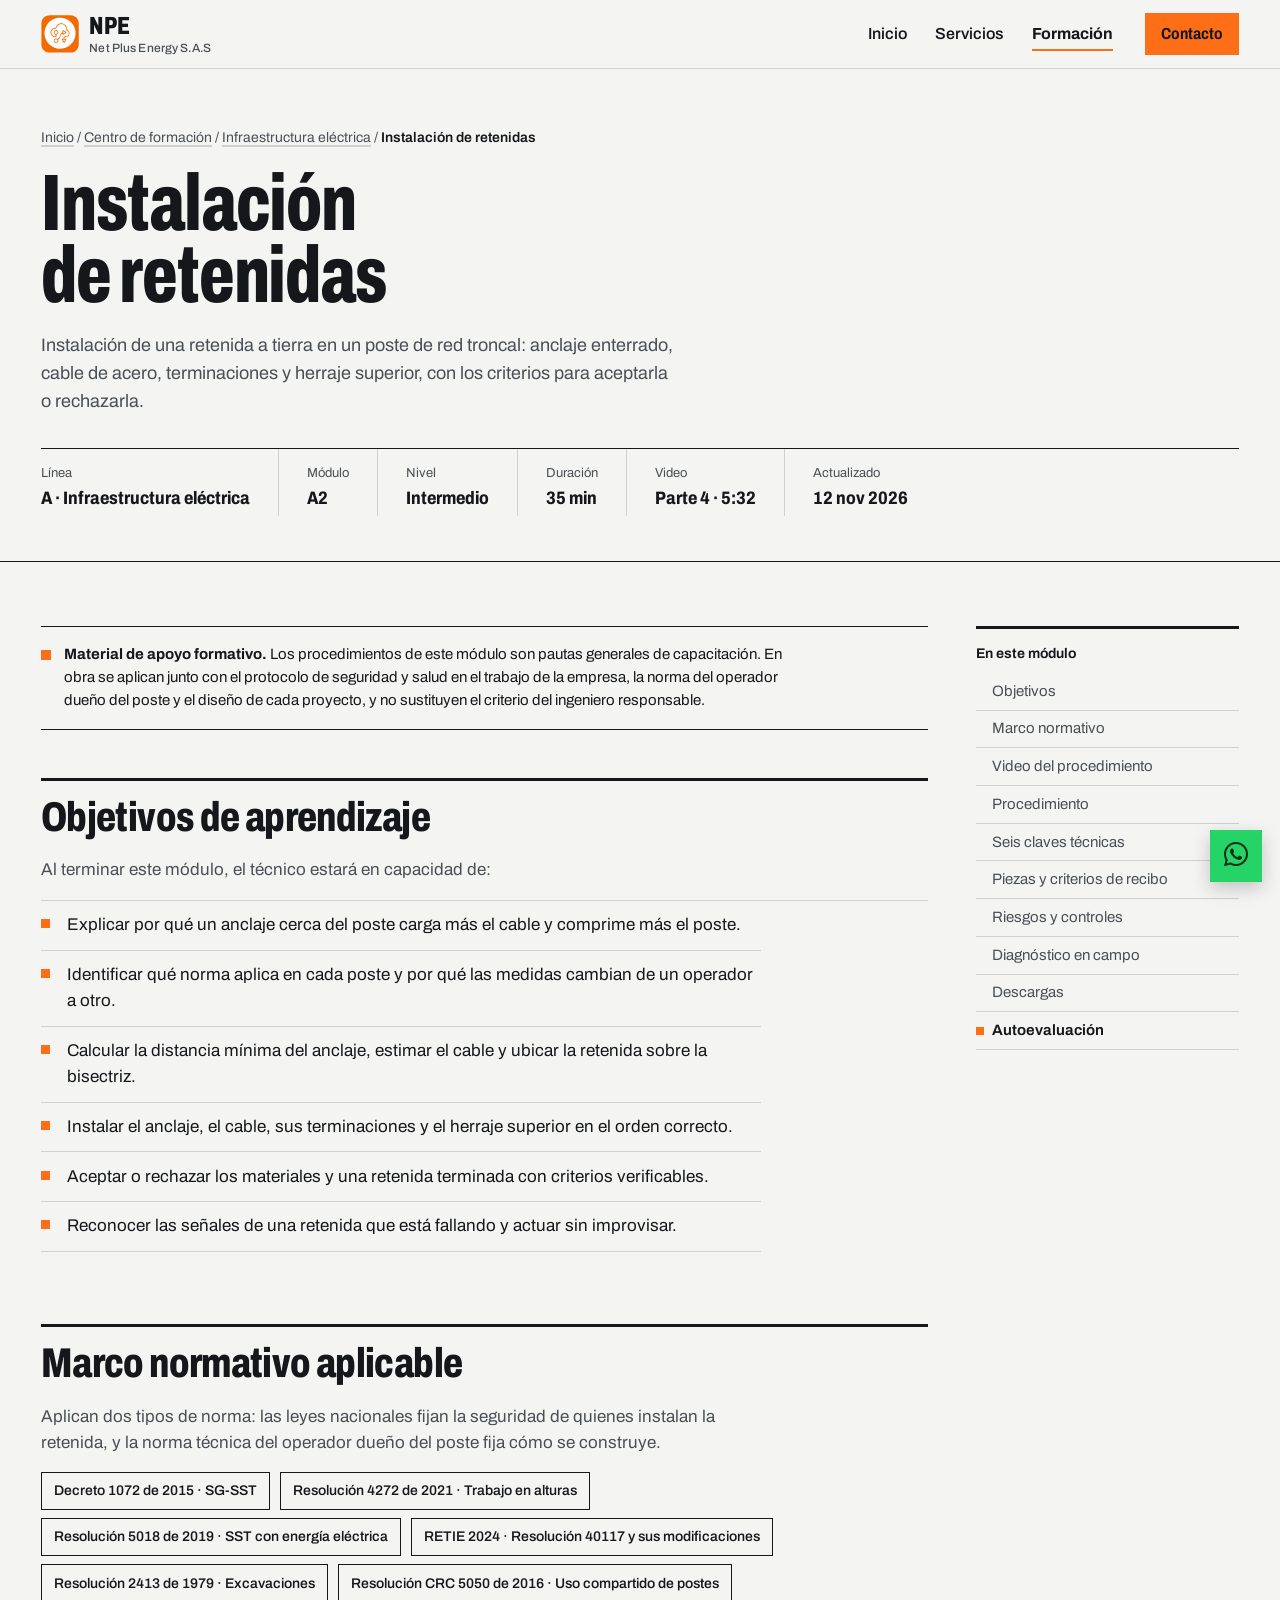
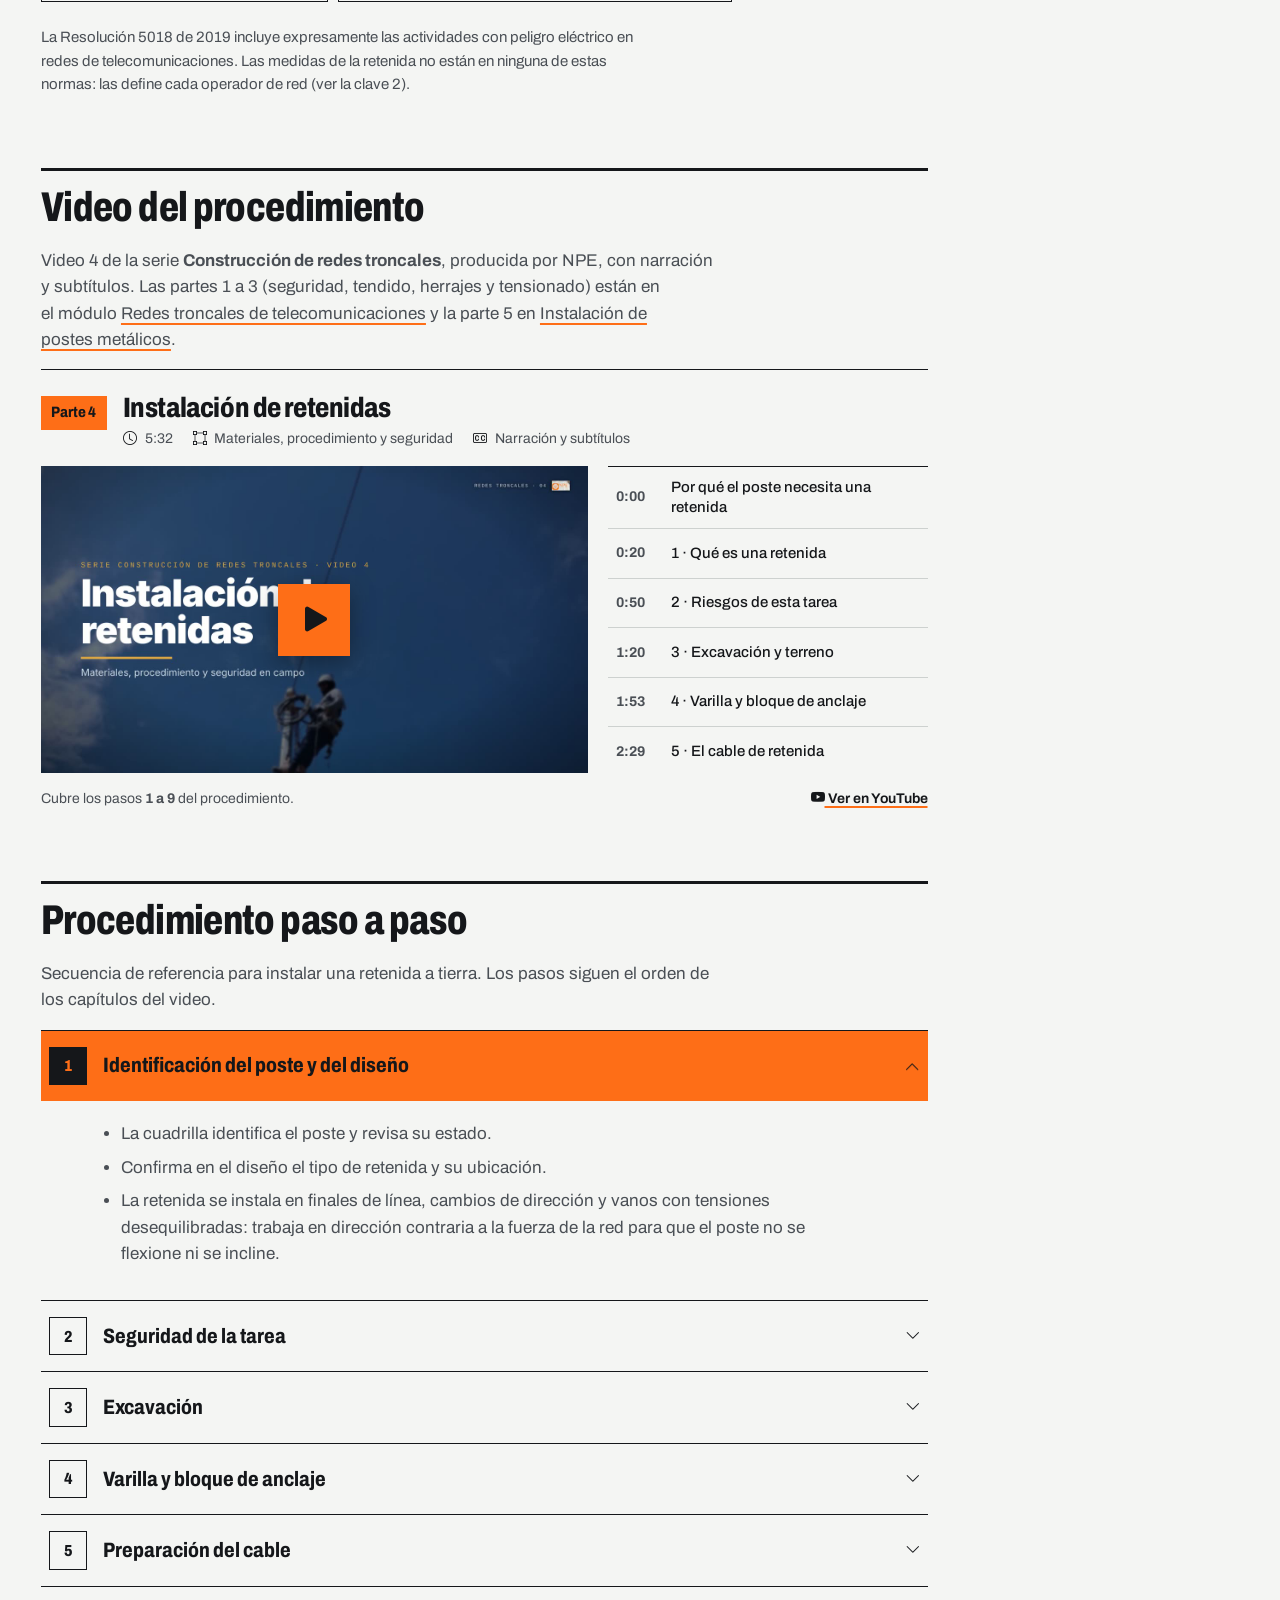
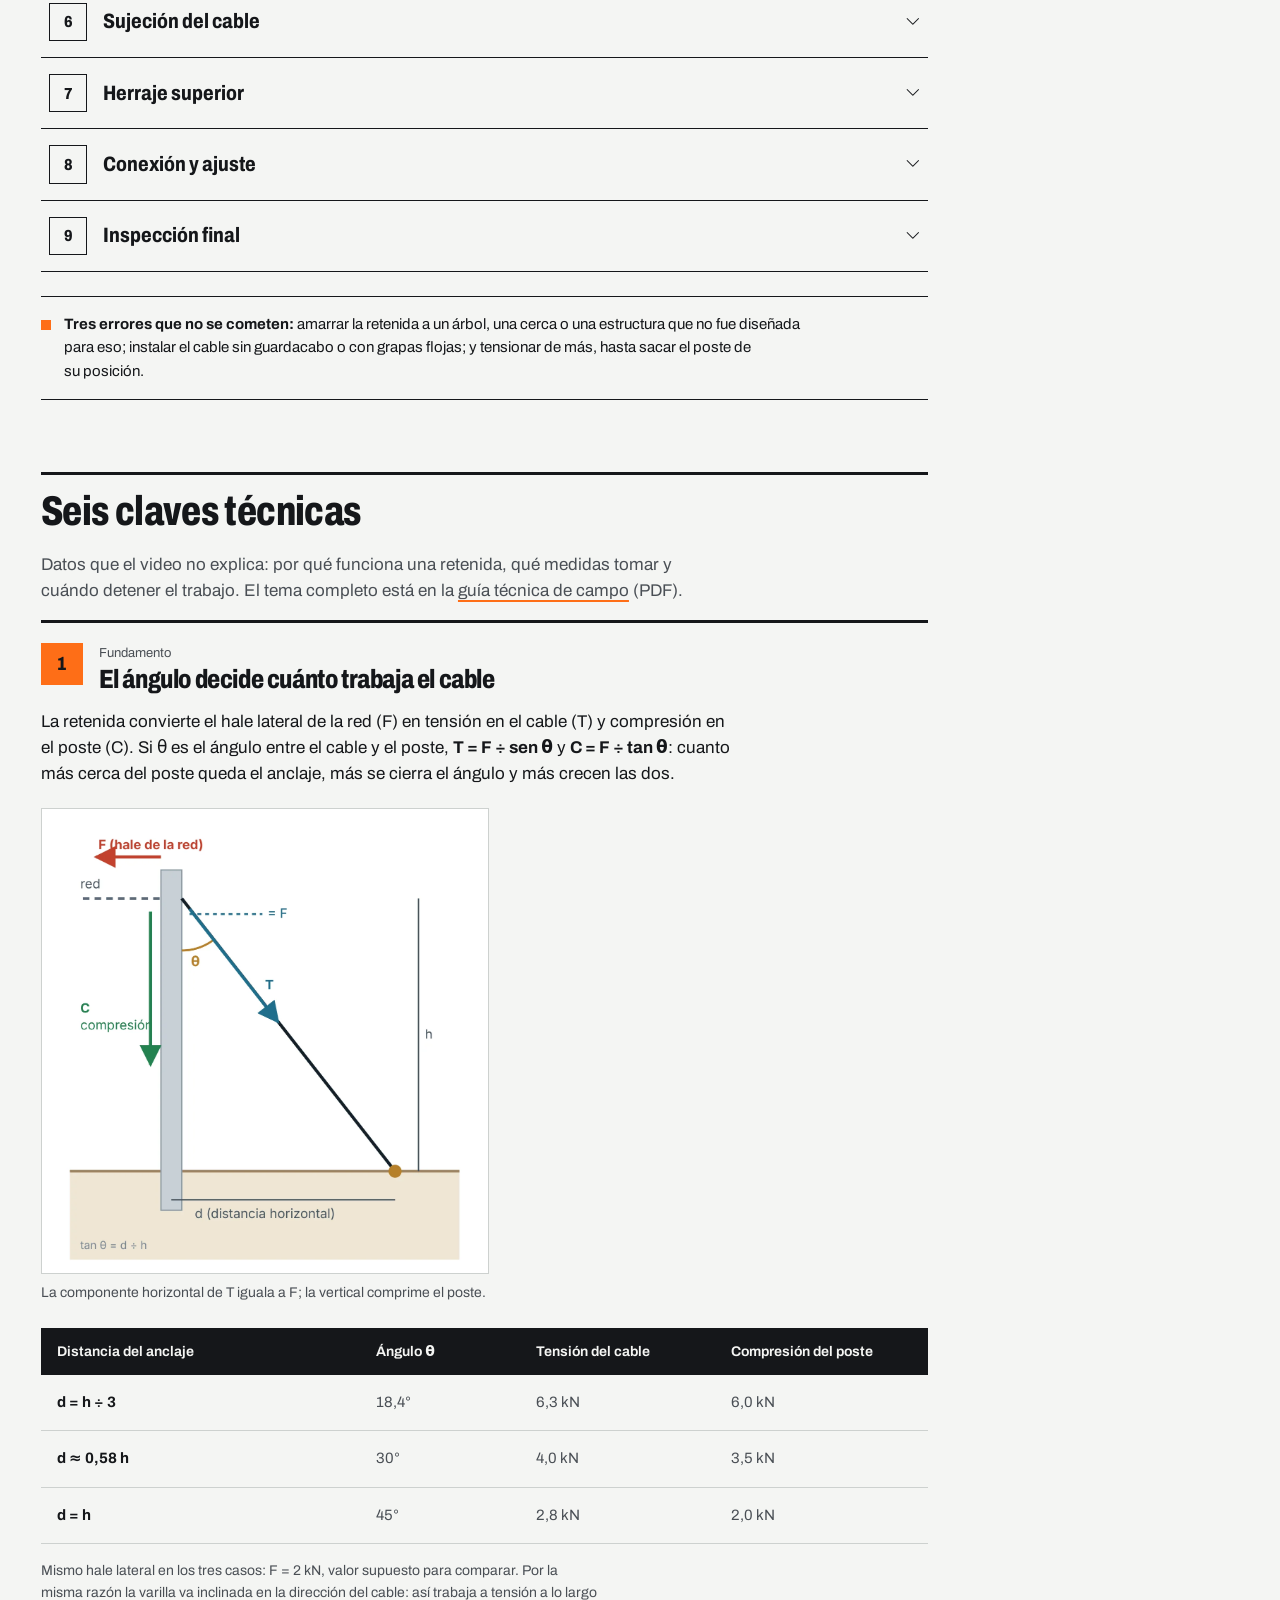
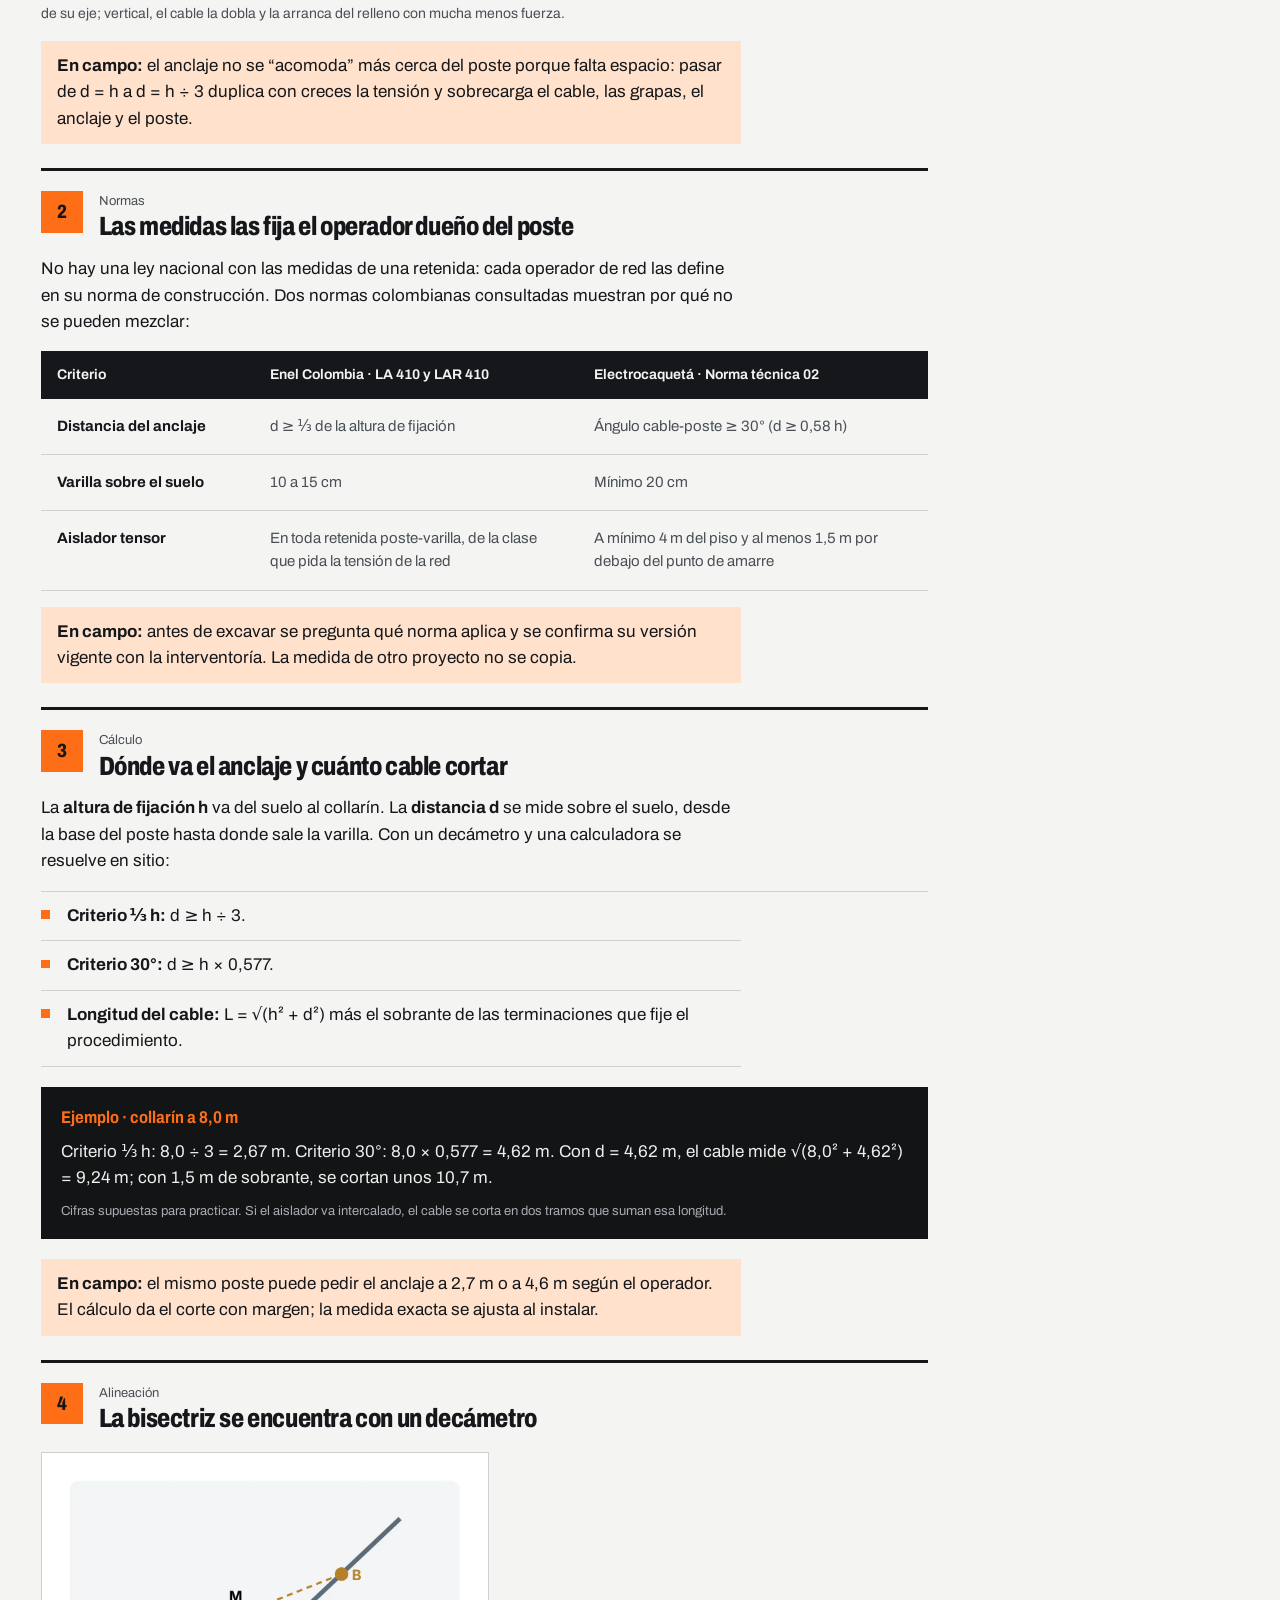
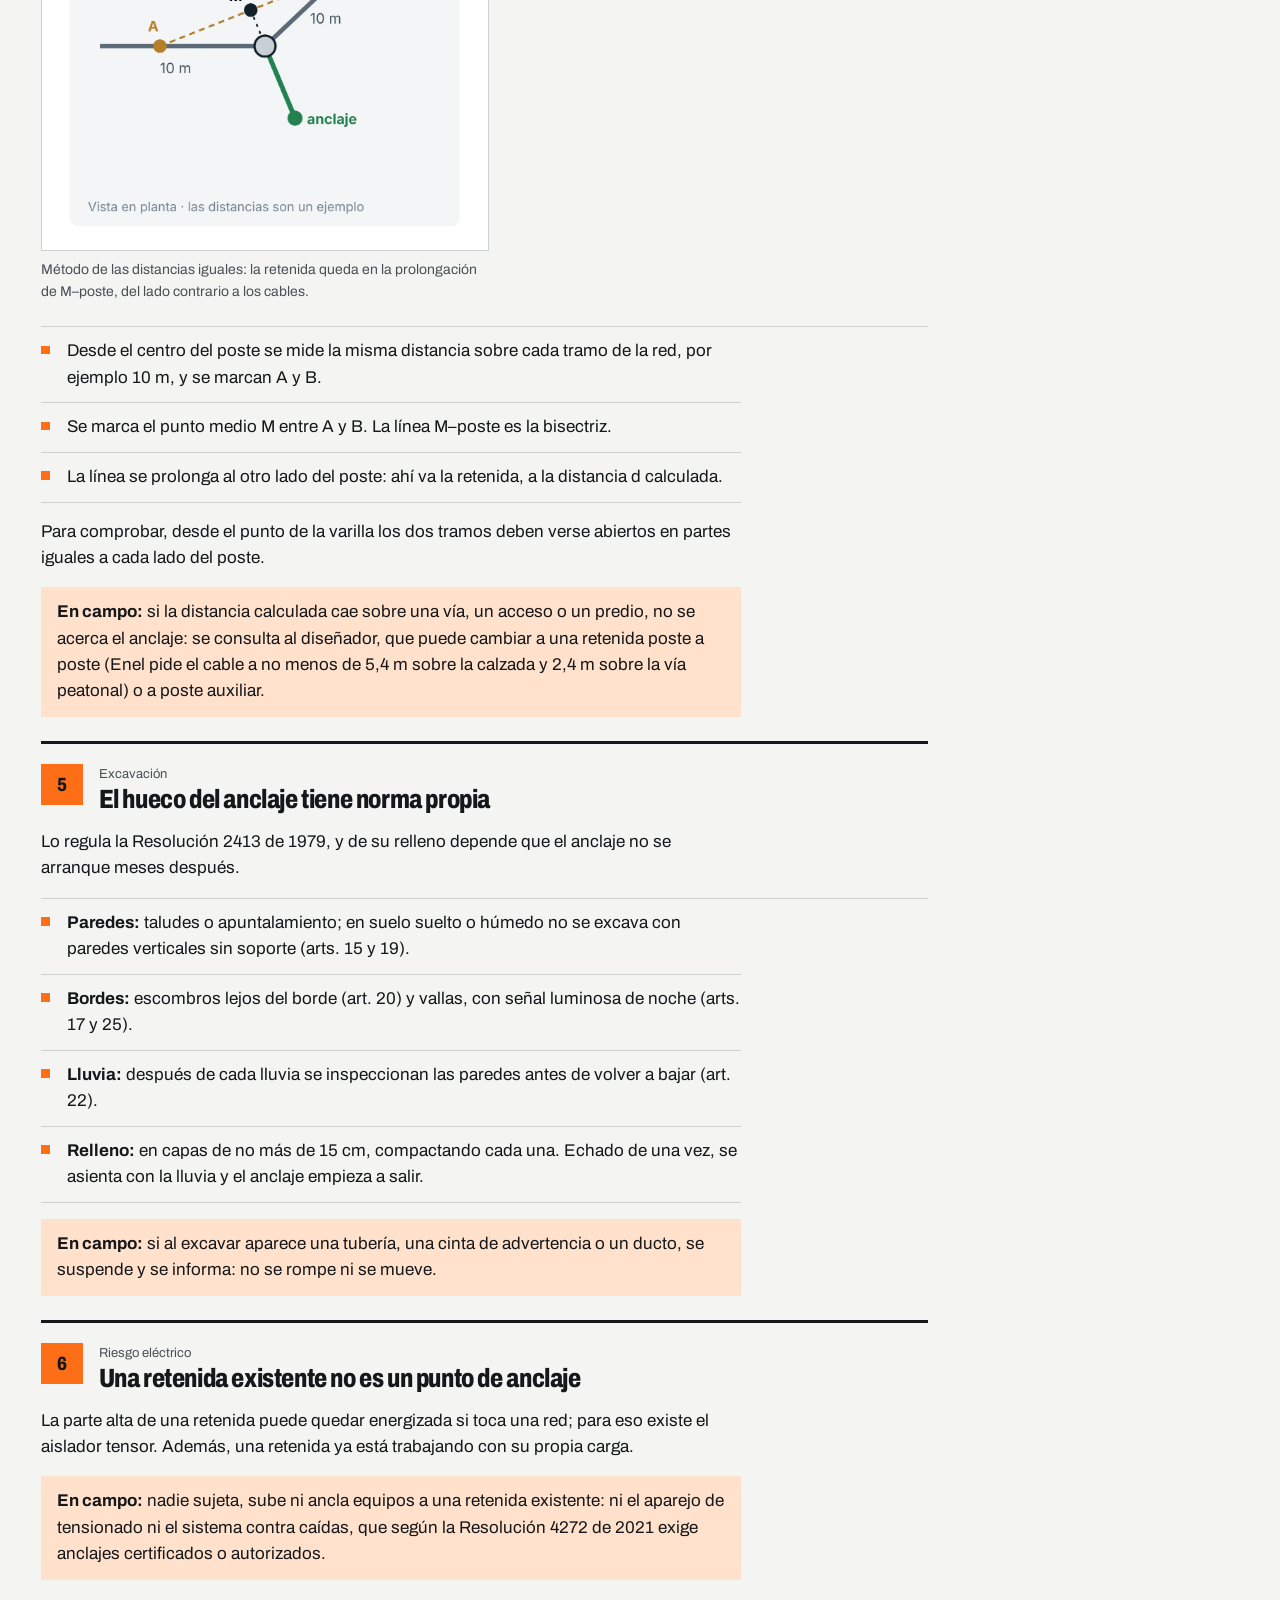
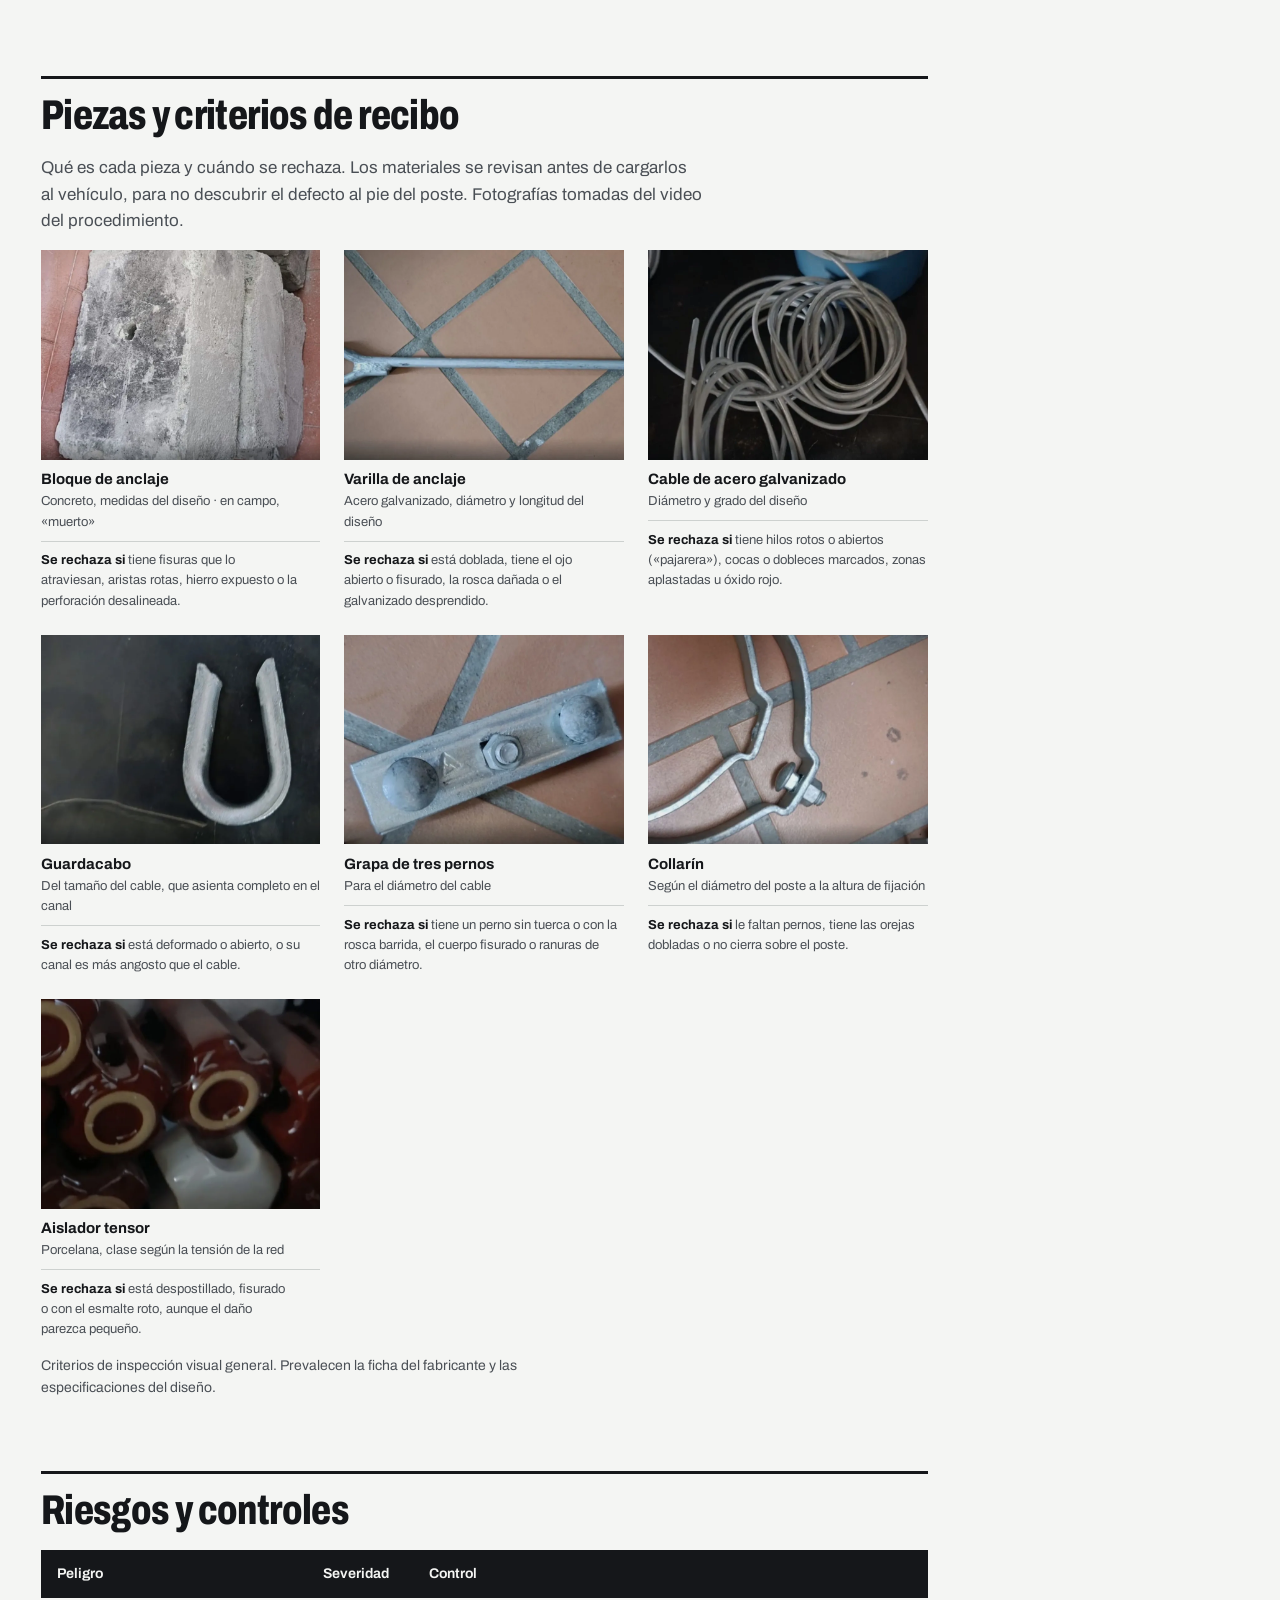
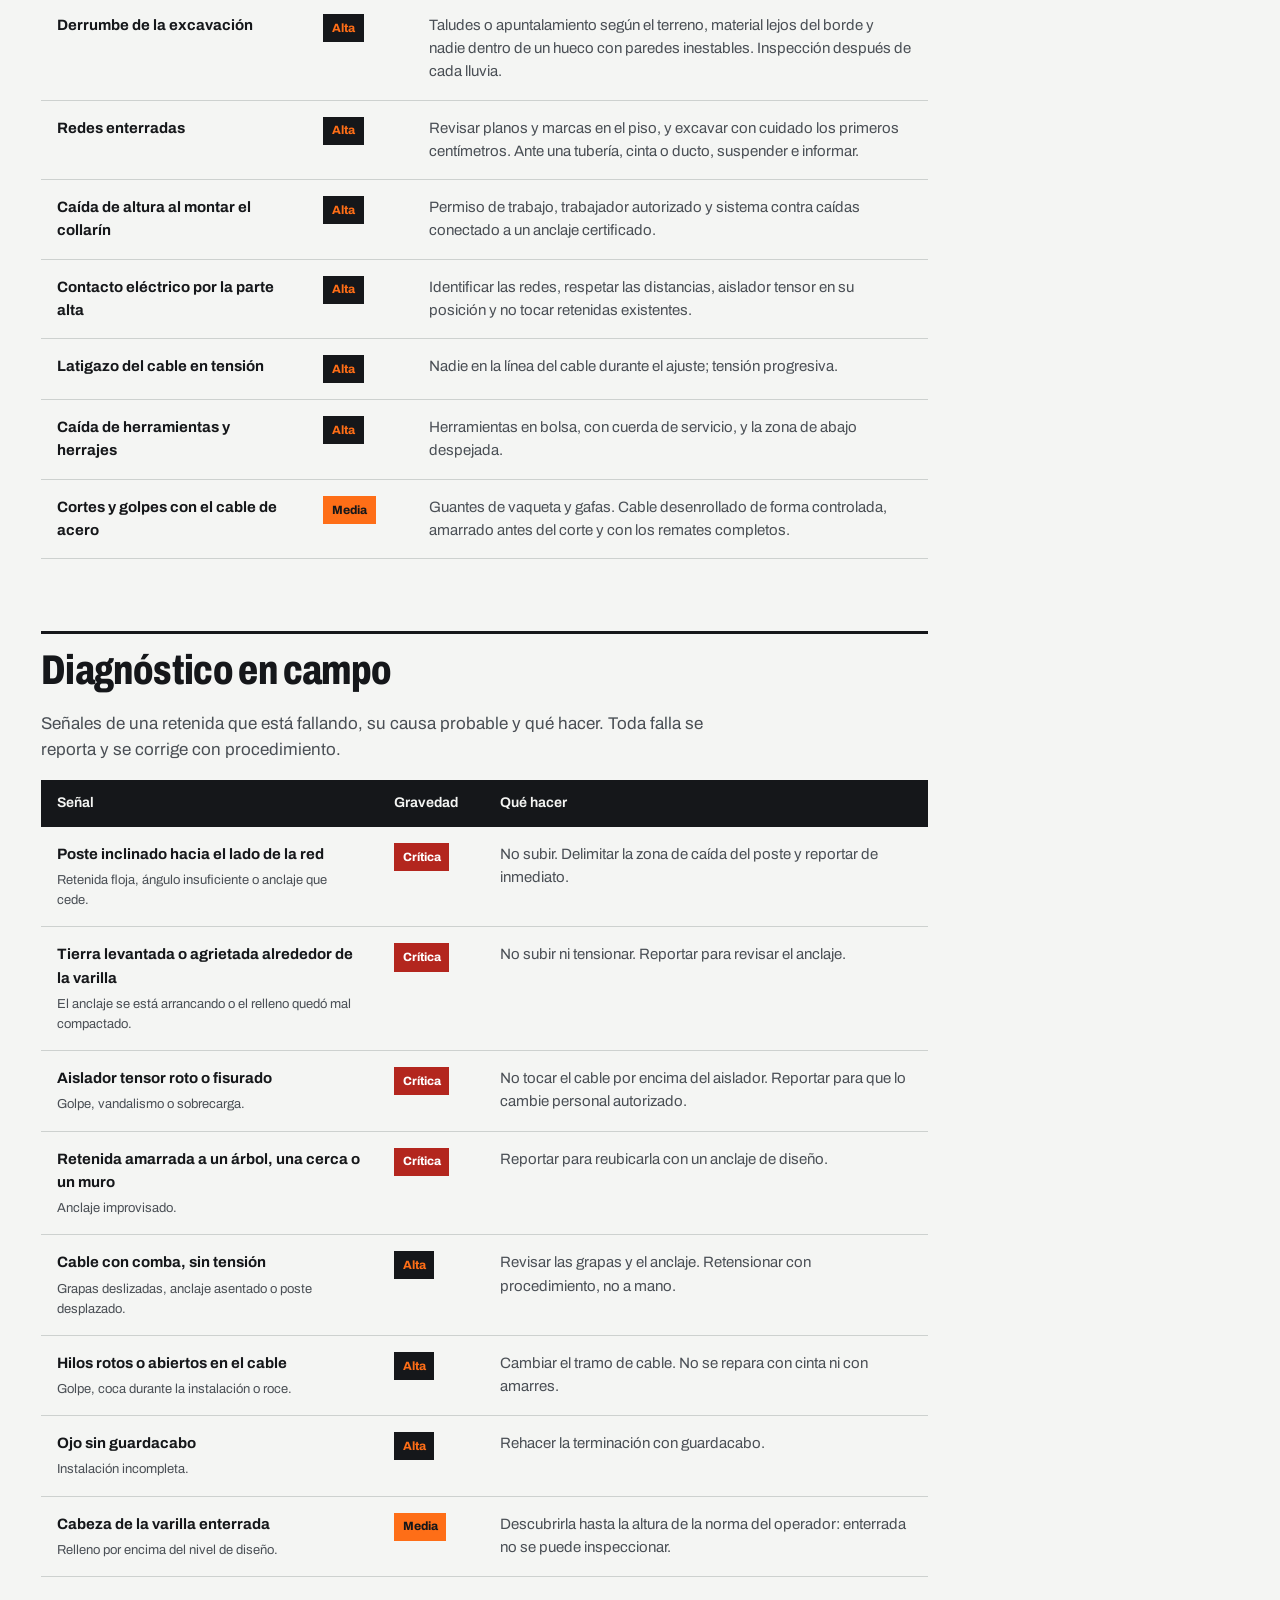
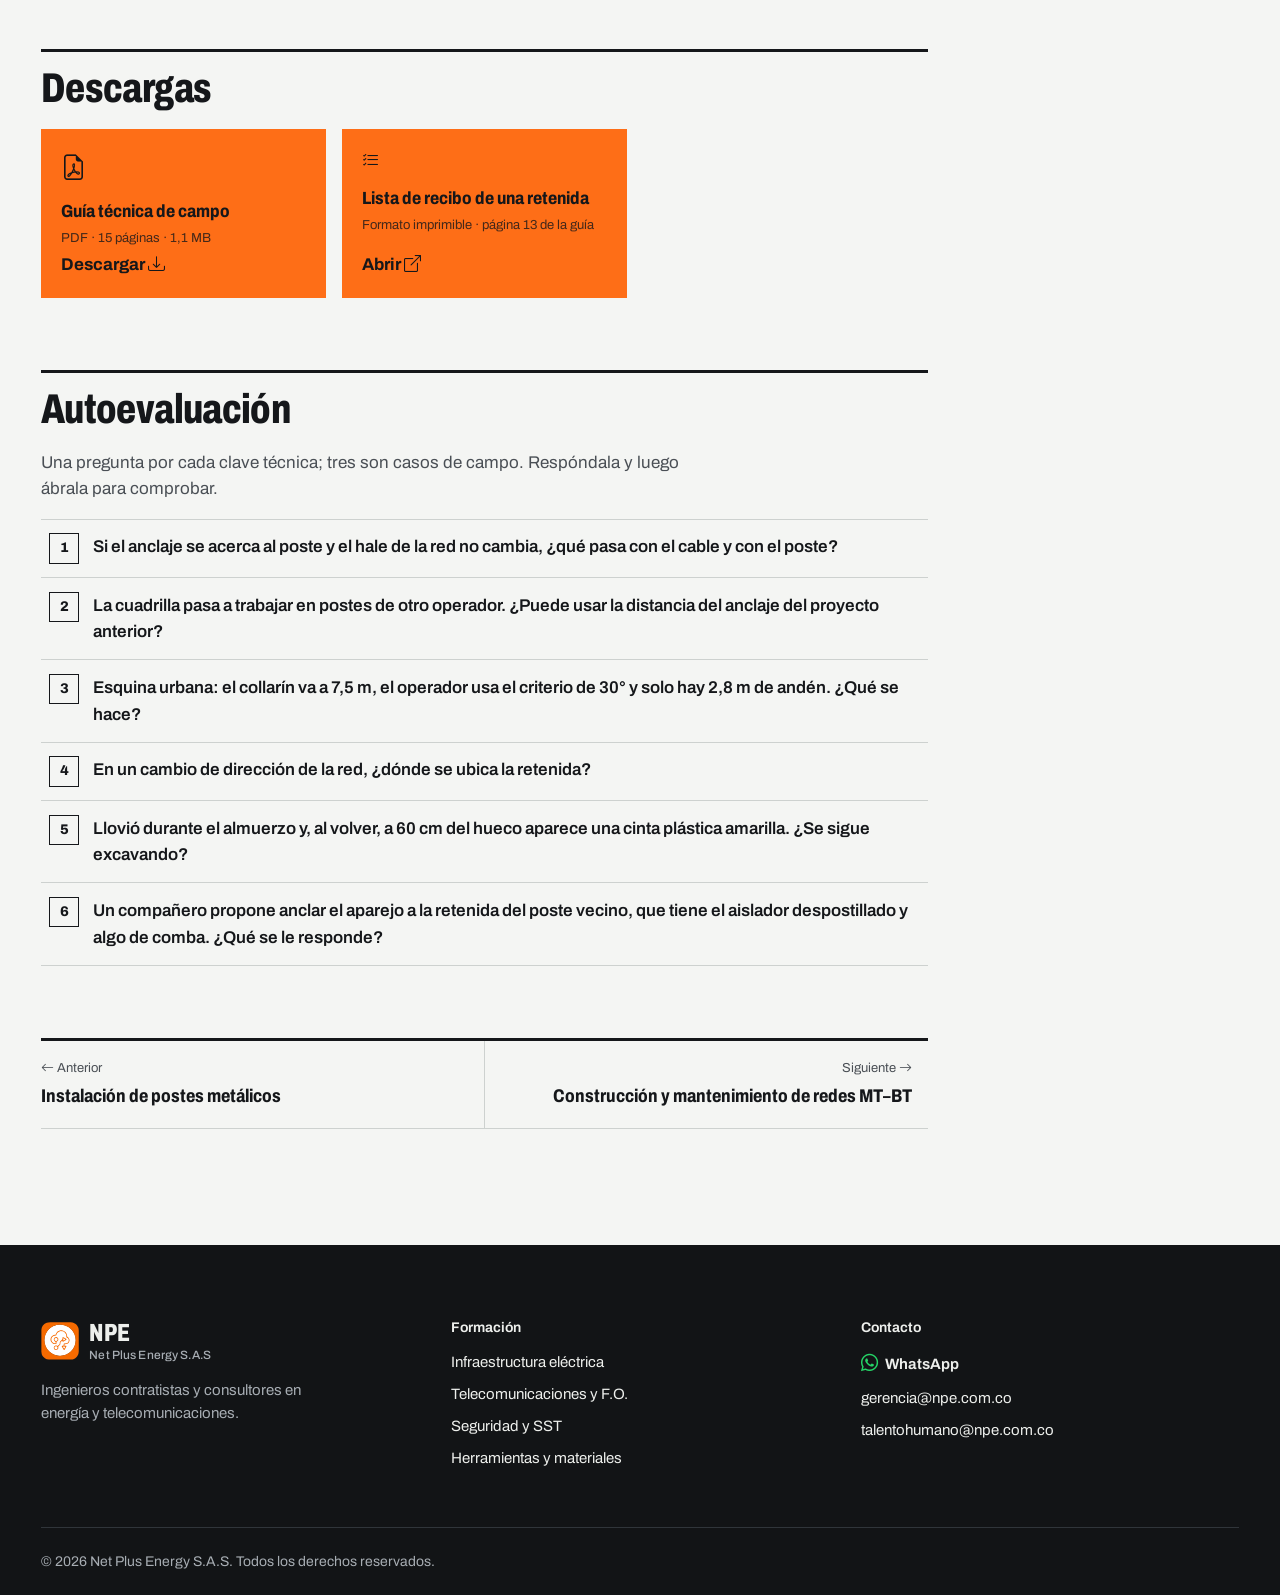
<file: formacion/retenidas.html>
<!DOCTYPE html>
<html lang="es-CO">
<head>
<meta charset="UTF-8">
<meta name="viewport" content="width=device-width, initial-scale=1">
<title>Instalación de retenidas | Centro de Formación NPE</title>
<meta name="description" content="Instalación de retenidas en postes de redes troncales: anclaje, cable de acero galvanizado, guardacabo y grapas, collarín y aislador tensor, cálculos de campo, criterios de recibo y diagnóstico de fallas.">
<meta property="og:type" content="website">
<meta property="og:locale" content="es_CO">
<meta property="og:site_name" content="Net Plus Energy S.A.S">
<meta property="og:title" content="Instalación de retenidas | Centro de Formación NPE">
<meta property="og:description" content="Instalación de retenidas en postes de redes troncales: anclaje, cable de acero galvanizado, guardacabo y grapas, collarín y aislador tensor, cálculos de campo, criterios de recibo y diagnóstico de fallas.">
<meta name="theme-color" content="#F4F5F3">
<link rel="icon" href="../img/logo-npe.svg" type="image/svg+xml">
<link rel="icon" href="../img/favicon-32.png" type="image/png" sizes="32x32">
<link rel="apple-touch-icon" href="../img/apple-touch-icon.png">
<link rel="manifest" href="../site.webmanifest">
<link rel="preload" href="../fonts/archivo-latin.woff2" as="font" type="font/woff2" crossorigin>

<link href="https://cdn.jsdelivr.net/npm/bootstrap@5.3.3/dist/css/bootstrap.min.css" rel="stylesheet" integrity="sha384-QWTKZyjpPEjISv5WaRU9OFeRpok6YctnYmDr5pNlyT2bRjXh0JMhjY6hW+ALEwIH" crossorigin="anonymous">
<link href="https://cdn.jsdelivr.net/npm/bootstrap-icons@1.11.3/font/bootstrap-icons.min.css" rel="stylesheet" integrity="sha384-XGjxtQfXaH2tnPFa9x+ruJTuLE3Aa6LhHSWRr1XeTyhezb4abCG4ccI5AkVDxqC+" crossorigin="anonymous">
<link href="../css/npe.css?v=20261110" rel="stylesheet">
</head>
<body>

<a class="saltar" href="#contenido">Saltar al contenido</a>

<header class="barra npe-nav">
  <div class="marco barra-int">
    <a class="marca" href="../index.html" aria-label="Net Plus Energy, inicio">
      <img src="../img/logo-npe.svg" alt="" width="38" height="38">
      <span class="marca-txt"><b>NPE</b><small>Net Plus Energy S.A.S</small></span>
    </a>
    <button class="barra-menu" type="button" data-bs-toggle="collapse" data-bs-target="#menuPrincipal"
            aria-controls="menuPrincipal" aria-expanded="false" aria-label="Abrir menú">
      <span>Menú</span><i class="bi bi-list" aria-hidden="true"></i>
    </button>
    <nav class="collapse barra-nav" id="menuPrincipal" aria-label="Principal">
      <ul>
        <li><a href="../index.html">Inicio</a></li>
        <li><a href="../index.html#servicios">Servicios</a></li>
        <li><a class="activo" href="../formacion.html">Formación</a></li>
      </ul>
      <a class="boton boton-sm" href="../index.html#contacto">Contacto</a>
    </nav>
  </div>
</header>

<!-- ======================= ENCABEZADO DEL MÓDULO ======================= -->
<header class="mod-hero">
  <div class="marco">
    <nav class="migas" aria-label="Ruta">
      <a href="../index.html">Inicio</a> /
      <a href="../formacion.html">Centro de formación</a> /
      <a href="../formacion.html?linea=A">Infraestructura eléctrica</a> /
      <span aria-current="page">Instalación de retenidas</span>
    </nav>

    <h1>Instalación de retenidas</h1>
    <p class="entrada">
      Instalación de una retenida a tierra en un poste de red troncal: anclaje enterrado, cable de acero,
      terminaciones y herraje superior, con los criterios para aceptarla o rechazarla.
    </p>

    <div class="mod-datos">
      <div class="mod-dato"><small>Línea</small><b>A · Infraestructura eléctrica</b></div>
      <div class="mod-dato"><small>Módulo</small><b>A2</b></div>
      <div class="mod-dato"><small>Nivel</small><b>Intermedio</b></div>
      <div class="mod-dato"><small>Duración</small><b>35 min</b></div>
      <div class="mod-dato"><small>Video</small><b>Parte 4 · 5:32</b></div>
      <div class="mod-dato"><small>Actualizado</small><b>12 nov 2026</b></div>
    </div>
  </div>
</header>

<div class="container modulo-cuerpo">
  <div class="row g-5">

    <aside class="col-lg-3 order-lg-2">
      <nav class="indice-lateral" aria-label="En este módulo">
        <span class="indice-titulo">En este módulo</span>
        <a href="#objetivos">Objetivos</a>
        <a href="#normativa">Marco normativo</a>
        <a href="#video">Video del procedimiento</a>
        <a href="#procedimiento">Procedimiento</a>
        <a href="#claves">Seis claves técnicas</a>
        <a href="#piezas">Piezas y criterios de recibo</a>
        <a href="#riesgos">Riesgos y controles</a>
        <a href="#diagnostico">Diagnóstico en campo</a>
        <a href="#descargas">Descargas</a>
        <a href="#evaluacion">Autoevaluación</a>
      </nav>
    </aside>

    <main class="col-lg-9 order-lg-1" id="contenido">

      <div class="aviso-validar mb-5">
        <p class="m-0"><b>Material de apoyo formativo.</b>
        Los procedimientos de este módulo son pautas generales de capacitación. En obra se aplican junto
        con el protocolo de seguridad y salud en el trabajo de la empresa, la norma del operador dueño del
        poste y el diseño de cada proyecto, y no sustituyen el criterio del ingeniero responsable.</p>
      </div>

      <section class="bloque" id="objetivos">
        <h2>Objetivos de aprendizaje</h2>
        <p>Al terminar este módulo, el técnico estará en capacidad de:</p>
        <ul class="lista-check">
          <li>Explicar por qué un anclaje cerca del poste carga más el cable y comprime más el poste.</li>
          <li>Identificar qué norma aplica en cada poste y por qué las medidas cambian de un operador a otro.</li>
          <li>Calcular la distancia mínima del anclaje, estimar el cable y ubicar la retenida sobre la bisectriz.</li>
          <li>Instalar el anclaje, el cable, sus terminaciones y el herraje superior en el orden correcto.</li>
          <li>Aceptar o rechazar los materiales y una retenida terminada con criterios verificables.</li>
          <li>Reconocer las señales de una retenida que está fallando y actuar sin improvisar.</li>
        </ul>
      </section>

      <section class="bloque" id="normativa">
        <h2>Marco normativo aplicable</h2>
        <p>
          Aplican dos tipos de norma: las leyes nacionales fijan la seguridad de quienes instalan la retenida,
          y la norma técnica del operador dueño del poste fija cómo se construye.
        </p>
        <div>
          <span class="chip-norma">Decreto 1072 de 2015 · SG-SST</span>
          <span class="chip-norma">Resolución 4272 de 2021 · Trabajo en alturas</span>
          <span class="chip-norma">Resolución 5018 de 2019 · SST con energía eléctrica</span>
          <span class="chip-norma">RETIE 2024 · Resolución 40117 y sus modificaciones</span>
          <span class="chip-norma">Resolución 2413 de 1979 · Excavaciones</span>
          <span class="chip-norma">Resolución CRC 5050 de 2016 · Uso compartido de postes</span>
        </div>
        <p class="mt-3 texto-secundario" style="font-size:.9375rem">
          La Resolución 5018 de 2019 incluye expresamente las actividades con peligro eléctrico en redes de telecomunicaciones.
          Las medidas de la retenida no están en ninguna de estas normas: las define cada operador de red (ver la clave 2).
        </p>
      </section>

      <section class="bloque" id="video">
        <h2>Video del procedimiento</h2>
        <p>
          Video 4 de la serie <strong>Construcción de redes troncales</strong>, producida por NPE, con narración y subtítulos.
          Las partes 1 a 3 (seguridad, tendido, herrajes y tensionado) están en el módulo
          <a href="redes-troncales.html#video">Redes troncales de telecomunicaciones</a> y la parte 5 en
          <a href="postes-metalicos.html#video">Instalación de postes metálicos</a>.
        </p>

        <article class="video-parte">
          <div class="video-cab">
            <span class="video-num">Parte 4</span>
            <div>
              <h3>Instalación de retenidas</h3>
              <p class="video-meta">
                <span><i class="bi bi-clock" aria-hidden="true"></i> 5:32</span>
                <span><i class="bi bi-bounding-box" aria-hidden="true"></i> Materiales, procedimiento y seguridad</span>
                <span><i class="bi bi-badge-cc" aria-hidden="true"></i> Narración y subtítulos</span>
              </p>
            </div>
          </div>

          <div class="video-caja">
            <a class="yt" id="videoParte4" data-yt="VYbtfFKFp0M" data-titulo="Parte 4 · Instalación de retenidas"
               href="https://www.youtube.com/watch?v=VYbtfFKFp0M" target="_blank" rel="noopener">
              <img src="../img/poster-troncales-p4.jpg" alt="" width="1280" height="720" loading="lazy" decoding="async">
              <span class="yt-play" aria-hidden="true"><i class="bi bi-play-fill"></i></span>
              <span class="visually-hidden">Reproducir video: Parte 4 · Instalación de retenidas</span>
            </a>
          </div>

          <div class="capitulos" data-video="videoParte4">
            <button type="button" class="capitulo" data-t="0"><span>0:00</span> Por qué el poste necesita una retenida</button>
            <button type="button" class="capitulo" data-t="20"><span>0:20</span> 1 · Qué es una retenida</button>
            <button type="button" class="capitulo" data-t="50"><span>0:50</span> 2 · Riesgos de esta tarea</button>
            <button type="button" class="capitulo" data-t="80"><span>1:20</span> 3 · Excavación y terreno</button>
            <button type="button" class="capitulo" data-t="113"><span>1:53</span> 4 · Varilla y bloque de anclaje</button>
            <button type="button" class="capitulo" data-t="149"><span>2:29</span> 5 · El cable de retenida</button>
            <button type="button" class="capitulo" data-t="175"><span>2:55</span> 6 · Sujeción del cable</button>
            <button type="button" class="capitulo" data-t="207"><span>3:27</span> 7 · Herraje superior</button>
            <button type="button" class="capitulo" data-t="240"><span>4:00</span> 8 · Conexión y ajuste</button>
            <button type="button" class="capitulo" data-t="278"><span>4:38</span> 9 · Inspección final</button>
            <button type="button" class="capitulo" data-t="304"><span>5:04</span> 10 · Tres errores que no se cometen</button>
          </div>

          <p class="video-pie">
            <span>Cubre los pasos <strong>1 a 9</strong> del procedimiento.</span>
            <a href="https://youtu.be/VYbtfFKFp0M" target="_blank" rel="noopener">
              <i class="bi bi-youtube" aria-hidden="true"></i> Ver en YouTube<span class="visually-hidden"> (se abre en otra pestaña)</span></a>
          </p>
        </article>
      </section>

      <section class="bloque" id="procedimiento">
        <h2>Procedimiento paso a paso</h2>
        <p>Secuencia de referencia para instalar una retenida a tierra. Los pasos siguen el orden de los capítulos del video.</p>

        <div class="accordion" id="pasos">
          <div class="paso">
            <button type="button" class="paso-btn" data-bs-toggle="collapse" data-bs-target="#p1" aria-expanded="true" aria-controls="p1">
              <span class="paso-num">1</span> Identificación del poste y del diseño
              <i class="bi bi-chevron-down" aria-hidden="true"></i>
            </button>
            <div id="p1" class="collapse show" data-bs-parent="#pasos">
              <div class="paso-cuerpo">
                <ul>
                  <li>La cuadrilla identifica el poste y revisa su estado.</li>
                  <li>Confirma en el diseño el tipo de retenida y su ubicación.</li>
                  <li>La retenida se instala en finales de línea, cambios de dirección y vanos con tensiones desequilibradas: trabaja en dirección contraria a la fuerza de la red para que el poste no se flexione ni se incline.</li>
                </ul>
              </div>
            </div>
          </div>
          <div class="paso">
            <button type="button" class="paso-btn collapsed" data-bs-toggle="collapse" data-bs-target="#p2" aria-expanded="false" aria-controls="p2">
              <span class="paso-num">2</span> Seguridad de la tarea
              <i class="bi bi-chevron-down" aria-hidden="true"></i>
            </button>
            <div id="p2" class="collapse" data-bs-parent="#pasos">
              <div class="paso-cuerpo">
                <ul>
                  <li>Se aplican las normas de seguridad de la serie: elementos de protección completos, área delimitada, herramientas inspeccionadas y comunicación permanente.</li>
                  <li>La tarea tiene tres riesgos propios: la <strong>excavación</strong> (redes enterradas, paredes que ceden), el <strong>cable de acero</strong> (hilos que cortan, un rollo que se devuelve con fuerza) y la <strong>tensión mecánica</strong> (nadie se ubica en la línea del cable).</li>
                </ul>
              </div>
            </div>
          </div>
          <div class="paso">
            <button type="button" class="paso-btn collapsed" data-bs-toggle="collapse" data-bs-target="#p3" aria-expanded="false" aria-controls="p3">
              <span class="paso-num">3</span> Excavación
              <i class="bi bi-chevron-down" aria-hidden="true"></i>
            </button>
            <div id="p3" class="collapse" data-bs-parent="#pasos">
              <div class="paso-cuerpo">
                <ul>
                  <li>El hueco va en la dirección que marca el diseño, con la ubicación y las dimensiones del diseño.</li>
                  <li>Antes de excavar se descarta la presencia de redes subterráneas: agua, gas, energía o telecomunicaciones.</li>
                  <li>Se revisa el suelo: un terreno blando, húmedo o de relleno puede exigir un anclaje diferente.</li>
                  <li>La zona queda delimitada, el material removido se deja lejos del borde y nadie trabaja dentro de un hueco con paredes inestables.</li>
                </ul>
              </div>
            </div>
          </div>
          <div class="paso">
            <button type="button" class="paso-btn collapsed" data-bs-toggle="collapse" data-bs-target="#p4" aria-expanded="false" aria-controls="p4">
              <span class="paso-num">4</span> Varilla y bloque de anclaje
              <i class="bi bi-chevron-down" aria-hidden="true"></i>
            </button>
            <div id="p4" class="collapse" data-bs-parent="#pasos">
              <div class="paso-cuerpo">
                <ul>
                  <li>El bloque de anclaje, de concreto, va en el fondo de la excavación. En campo también se le llama «muerto».</li>
                  <li>La varilla atraviesa el bloque y sale a la superficie; en su extremo tiene el ojo donde se conecta el cable.</li>
                  <li>La varilla se instala <strong>inclinada en la misma dirección del cable</strong> y el hueco se rellena y se compacta por capas.</li>
                  <li>La cabeza de la varilla queda sobresaliendo del terreno la medida que indica la norma del operador.</li>
                </ul>
              </div>
            </div>
          </div>
          <div class="paso">
            <button type="button" class="paso-btn collapsed" data-bs-toggle="collapse" data-bs-target="#p5" aria-expanded="false" aria-controls="p5">
              <span class="paso-num">5</span> Preparación del cable
              <i class="bi bi-chevron-down" aria-hidden="true"></i>
            </button>
            <div id="p5" class="collapse" data-bs-parent="#pasos">
              <div class="paso-cuerpo">
                <ul>
                  <li>Se usa cable de acero galvanizado de varios hilos, con el diámetro y la resistencia que especifica la norma.</li>
                  <li>Se desenrolla de forma controlada, sin formar cocas ni dobleces, y se corta a la medida con la herramienta adecuada.</li>
                  <li>Antes del corte se amarra a cada lado, para que los hilos no se abran.</li>
                  <li>Se manipula siempre con guantes: un hilo suelto corta y un rollo que se libera puede golpear.</li>
                </ul>
              </div>
            </div>
          </div>
          <div class="paso">
            <button type="button" class="paso-btn collapsed" data-bs-toggle="collapse" data-bs-target="#p6" aria-expanded="false" aria-controls="p6">
              <span class="paso-num">6</span> Sujeción del cable
              <i class="bi bi-chevron-down" aria-hidden="true"></i>
            </button>
            <div id="p6" class="collapse" data-bs-parent="#pasos">
              <div class="paso-cuerpo">
                <ul>
                  <li>En cada extremo el cable forma un ojo. Dentro va el <strong>guardacabo</strong>, que protege el cable en la curva y evita que se doble demasiado o se desgaste contra el herraje.</li>
                  <li>Las dos partes del cable se aprietan con la <strong>grapa de tres pernos</strong>, que impide que el cable se deslice.</li>
                  <li>La punta sobrante se remata con un <strong>entice</strong>: los hilos se enrollan en espiral sobre el mismo cable o se amarran con alambre galvanizado, según la norma.</li>
                  <li>Los pernos se aprietan de forma pareja y se verifica que ningún hilo quede suelto.</li>
                </ul>
              </div>
            </div>
          </div>
          <div class="paso">
            <button type="button" class="paso-btn collapsed" data-bs-toggle="collapse" data-bs-target="#p7" aria-expanded="false" aria-controls="p7">
              <span class="paso-num">7</span> Herraje superior
              <i class="bi bi-chevron-down" aria-hidden="true"></i>
            </button>
            <div id="p7" class="collapse" data-bs-parent="#pasos">
              <div class="paso-cuerpo">
                <ul>
                  <li>En la parte alta va un <strong>collarín</strong> de dos piezas que abraza el poste y ofrece el punto de conexión.</li>
                  <li>Se selecciona según el diámetro del poste en ese punto y se ubica a la altura que indica el diseño.</li>
                  <li>El liniero sube con autorización para trabajo en alturas y su sistema de protección contra caídas, conectado a un anclaje autorizado.</li>
                  <li>Herramientas y herrajes suben en bolsa, con cuerda de servicio, y la zona de abajo queda despejada.</li>
                  <li>Los pernos del collarín se ajustan hasta que quede firme, sin girar sobre el poste.</li>
                </ul>
              </div>
            </div>
          </div>
          <div class="paso">
            <button type="button" class="paso-btn collapsed" data-bs-toggle="collapse" data-bs-target="#p8" aria-expanded="false" aria-controls="p8">
              <span class="paso-num">8</span> Conexión y ajuste
              <i class="bi bi-chevron-down" aria-hidden="true"></i>
            </button>
            <div id="p8" class="collapse" data-bs-parent="#pasos">
              <div class="paso-cuerpo">
                <ul>
                  <li>La retenida se conecta arriba al collarín y abajo al ojo de la varilla.</li>
                  <li>Según el nivel de tensión de la red se intercala un <strong>aislador tensor</strong> de porcelana; cada tramo de cable pasa por su propio agujero. Así, si la parte alta toca un conductor, la parte baja no queda energizada.</li>
                  <li>La retenida queda alineada con el eje de la red o, en un cambio de dirección, con la bisectriz del ángulo.</li>
                  <li>El ajuste es progresivo, solo hasta la tensión necesaria y sin sacar el poste de su posición.</li>
                  <li>Durante el tensionado nadie se ubica en la línea del cable y no se usan anclajes improvisados.</li>
                </ul>
              </div>
            </div>
          </div>
          <div class="paso">
            <button type="button" class="paso-btn collapsed" data-bs-toggle="collapse" data-bs-target="#p9" aria-expanded="false" aria-controls="p9">
              <span class="paso-num">9</span> Inspección final
              <i class="bi bi-chevron-down" aria-hidden="true"></i>
            </button>
            <div id="p9" class="collapse" data-bs-parent="#pasos">
              <div class="paso-cuerpo">
                <ul>
                  <li><strong>Varilla y anclaje:</strong> firmes, alineados con el cable y con el terreno compactado.</li>
                  <li><strong>Sujeción del cable:</strong> grapas apretadas, guardacabos en su sitio y entices completos.</li>
                  <li><strong>Herrajes:</strong> collarín firme y aislador sin fisuras.</li>
                  <li><strong>Estructura:</strong> retenida alineada, poste estable y ningún elemento flojo o deteriorado.</li>
                </ul>
              </div>
            </div>
          </div>
        </div>

        <div class="aviso-validar mt-4">
          <p class="m-0"><b>Tres errores que no se cometen:</b> amarrar la retenida a un árbol, una cerca o una estructura
          que no fue diseñada para eso; instalar el cable sin guardacabo o con grapas flojas; y tensionar de más,
          hasta sacar el poste de su posición.</p>
        </div>
      </section>

      <section class="bloque" id="claves">
        <h2>Seis claves técnicas</h2>
        <p>
          Datos que el video no explica: por qué funciona una retenida, qué medidas tomar y cuándo detener el trabajo.
          El tema completo está en la <a href="../docs/guia-retenidas.pdf" download>guía técnica de campo</a> (PDF).
        </p>
        <article class="clave">
          <header class="clave-cab"><span class="clave-num">1</span><div><small>Fundamento</small><h3>El ángulo decide cuánto trabaja el cable</h3></div></header>
          <p>La retenida convierte el hale lateral de la red (F) en tensión en el cable (T) y compresión en el poste (C). Si θ es el ángulo entre el cable y el poste, <b>T = F ÷ sen θ</b> y <b>C = F ÷ tan θ</b>: cuanto más cerca del poste queda el anclaje, más se cierra el ángulo y más crecen las dos.</p><figure class="figura figura-angosta"><img src="../img/retenidas/fuerzas-retenida.webp" width="1196" height="1249" loading="lazy" alt="Esquema de un poste con su retenida: el hale de la red F hacia un lado, la tensión T a lo largo del cable, la compresión C hacia abajo en el poste, el ángulo θ entre cable y poste, la altura h y la distancia horizontal d"><figcaption>La componente horizontal de T iguala a F; la vertical comprime el poste.</figcaption></figure><div class="table-responsive"><table class="table tabla-riesgos"><thead><tr><th scope="col">Distancia del anclaje</th><th scope="col" style="width:18%">Ángulo θ</th><th scope="col" style="width:22%">Tensión del cable</th><th scope="col" style="width:24%">Compresión del poste</th></tr></thead><tbody>
<tr><td><b>d = h ÷ 3</b></td><td>18,4°</td><td>6,3 kN</td><td>6,0 kN</td></tr>
<tr><td><b>d ≈ 0,58 h</b></td><td>30°</td><td>4,0 kN</td><td>3,5 kN</td></tr>
<tr><td><b>d = h</b></td><td>45°</td><td>2,8 kN</td><td>2,0 kN</td></tr>
</tbody></table></div><p class="texto-secundario" style="font-size:.875rem">Mismo hale lateral en los tres casos: F = 2 kN, valor supuesto para comparar. Por la misma razón la varilla va inclinada en la dirección del cable: así trabaja a tensión a lo largo de su eje; vertical, el cable la dobla y la arranca del relleno con mucha menos fuerza.</p>
          <p class="clave-regla"><b>En campo:</b> el anclaje no se “acomoda” más cerca del poste porque falta espacio: pasar de d = h a d = h ÷ 3 duplica con creces la tensión y sobrecarga el cable, las grapas, el anclaje y el poste.</p>
        </article>
        <article class="clave">
          <header class="clave-cab"><span class="clave-num">2</span><div><small>Normas</small><h3>Las medidas las fija el operador dueño del poste</h3></div></header>
          <p>No hay una ley nacional con las medidas de una retenida: cada operador de red las define en su norma de construcción. Dos normas colombianas consultadas muestran por qué no se pueden mezclar:</p><div class="table-responsive"><table class="table tabla-riesgos"><thead><tr><th scope="col" style="width:24%">Criterio</th><th scope="col">Enel Colombia · LA 410 y LAR 410</th><th scope="col">Electrocaquetá · Norma técnica 02</th></tr></thead><tbody>
<tr><td><b>Distancia del anclaje</b></td><td>d ≥ ⅓ de la altura de fijación</td><td>Ángulo cable-poste ≥ 30° (d ≥ 0,58 h)</td></tr>
<tr><td><b>Varilla sobre el suelo</b></td><td>10 a 15 cm</td><td>Mínimo 20 cm</td></tr>
<tr><td><b>Aislador tensor</b></td><td>En toda retenida poste-varilla, de la clase que pida la tensión de la red</td><td>A mínimo 4 m del piso y al menos 1,5 m por debajo del punto de amarre</td></tr>
</tbody></table></div>
          <p class="clave-regla"><b>En campo:</b> antes de excavar se pregunta qué norma aplica y se confirma su versión vigente con la interventoría. La medida de otro proyecto no se copia.</p>
        </article>
        <article class="clave">
          <header class="clave-cab"><span class="clave-num">3</span><div><small>Cálculo</small><h3>Dónde va el anclaje y cuánto cable cortar</h3></div></header>
          <p>La <b>altura de fijación h</b> va del suelo al collarín. La <b>distancia d</b> se mide sobre el suelo, desde la base del poste hasta donde sale la varilla. Con un decámetro y una calculadora se resuelve en sitio:</p><ul class="lista-check"><li><b>Criterio ⅓ h:</b> d ≥ h ÷ 3.</li><li><b>Criterio 30°:</b> d ≥ h × 0,577.</li><li><b>Longitud del cable:</b> L = √(h² + d²) más el sobrante de las terminaciones que fije el procedimiento.</li></ul><div class="ejemplo"><b>Ejemplo · collarín a 8,0 m</b><p class="m-0">Criterio ⅓ h: 8,0 ÷ 3 = 2,67 m. Criterio 30°: 8,0 × 0,577 = 4,62 m. Con d = 4,62 m, el cable mide √(8,0² + 4,62²) = 9,24 m; con 1,5 m de sobrante, se cortan unos 10,7 m.</p><p class="ejemplo-nota">Cifras supuestas para practicar. Si el aislador va intercalado, el cable se corta en dos tramos que suman esa longitud.</p></div>
          <p class="clave-regla"><b>En campo:</b> el mismo poste puede pedir el anclaje a 2,7 m o a 4,6 m según el operador. El cálculo da el corte con margen; la medida exacta se ajusta al instalar.</p>
        </article>
        <article class="clave">
          <header class="clave-cab"><span class="clave-num">4</span><div><small>Alineación</small><h3>La bisectriz se encuentra con un decámetro</h3></div></header>
          <figure class="figura figura-angosta"><img src="../img/retenidas/bisectriz-decametro.webp" width="1196" height="1057" loading="lazy" alt="Vista en planta de un poste en un cambio de dirección: los puntos A y B a 10 m sobre cada tramo, el punto medio M entre ellos y el anclaje en la prolongación de la línea M–poste, del lado opuesto"><figcaption>Método de las distancias iguales: la retenida queda en la prolongación de M–poste, del lado contrario a los cables.</figcaption></figure><ul class="lista-check"><li>Desde el centro del poste se mide la misma distancia sobre cada tramo de la red, por ejemplo 10 m, y se marcan A y B.</li><li>Se marca el punto medio M entre A y B. La línea M–poste es la bisectriz.</li><li>La línea se prolonga al otro lado del poste: ahí va la retenida, a la distancia d calculada.</li></ul><p>Para comprobar, desde el punto de la varilla los dos tramos deben verse abiertos en partes iguales a cada lado del poste.</p>
          <p class="clave-regla"><b>En campo:</b> si la distancia calculada cae sobre una vía, un acceso o un predio, no se acerca el anclaje: se consulta al diseñador, que puede cambiar a una retenida poste a poste (Enel pide el cable a no menos de 5,4 m sobre la calzada y 2,4 m sobre la vía peatonal) o a poste auxiliar.</p>
        </article>
        <article class="clave">
          <header class="clave-cab"><span class="clave-num">5</span><div><small>Excavación</small><h3>El hueco del anclaje tiene norma propia</h3></div></header>
          <p>Lo regula la Resolución 2413 de 1979, y de su relleno depende que el anclaje no se arranque meses después.</p><ul class="lista-check"><li><b>Paredes:</b> taludes o apuntalamiento; en suelo suelto o húmedo no se excava con paredes verticales sin soporte (arts. 15 y 19).</li><li><b>Bordes:</b> escombros lejos del borde (art. 20) y vallas, con señal luminosa de noche (arts. 17 y 25).</li><li><b>Lluvia:</b> después de cada lluvia se inspeccionan las paredes antes de volver a bajar (art. 22).</li><li><b>Relleno:</b> en capas de no más de 15 cm, compactando cada una. Echado de una vez, se asienta con la lluvia y el anclaje empieza a salir.</li></ul>
          <p class="clave-regla"><b>En campo:</b> si al excavar aparece una tubería, una cinta de advertencia o un ducto, se suspende y se informa: no se rompe ni se mueve.</p>
        </article>
        <article class="clave">
          <header class="clave-cab"><span class="clave-num">6</span><div><small>Riesgo eléctrico</small><h3>Una retenida existente no es un punto de anclaje</h3></div></header>
          <p>La parte alta de una retenida puede quedar energizada si toca una red; para eso existe el aislador tensor. Además, una retenida ya está trabajando con su propia carga.</p>
          <p class="clave-regla"><b>En campo:</b> nadie sujeta, sube ni ancla equipos a una retenida existente: ni el aparejo de tensionado ni el sistema contra caídas, que según la Resolución 4272 de 2021 exige anclajes certificados o autorizados.</p>
        </article>
      </section>

      <section class="bloque" id="piezas">
        <h2>Piezas y criterios de recibo</h2>
        <p>
          Qué es cada pieza y cuándo se rechaza. Los materiales se revisan antes de cargarlos al vehículo,
          para no descubrir el defecto al pie del poste. Fotografías tomadas del video del procedimiento.
        </p>
        <div class="row g-4">
          <div class="col-6 col-lg-4"><div class="herramienta"><img class="herr-img" src="../img/herramientas/retenidas/bloque-anclaje.webp" alt="Bloque de anclaje de concreto con el orificio para la varilla" loading="lazy" width="900" height="675"><b>Bloque de anclaje</b><small>Concreto, medidas del diseño · en campo, «muerto»</small><p class="rechazo"><b>Se rechaza si</b> tiene fisuras que lo atraviesan, aristas rotas, hierro expuesto o la perforación desalineada.</p></div></div>
          <div class="col-6 col-lg-4"><div class="herramienta"><img class="herr-img" src="../img/herramientas/retenidas/varilla-anclaje.webp" alt="Varilla de anclaje de acero galvanizado sobre el piso" loading="lazy" width="900" height="675"><b>Varilla de anclaje</b><small>Acero galvanizado, diámetro y longitud del diseño</small><p class="rechazo"><b>Se rechaza si</b> está doblada, tiene el ojo abierto o fisurado, la rosca dañada o el galvanizado desprendido.</p></div></div>
          <div class="col-6 col-lg-4"><div class="herramienta"><img class="herr-img" src="../img/herramientas/retenidas/cable-acero.webp" alt="Rollo de cable de acero galvanizado" loading="lazy" width="900" height="675"><b>Cable de acero galvanizado</b><small>Diámetro y grado del diseño</small><p class="rechazo"><b>Se rechaza si</b> tiene hilos rotos o abiertos («pajarera»), cocas o dobleces marcados, zonas aplastadas u óxido rojo.</p></div></div>
          <div class="col-6 col-lg-4"><div class="herramienta"><img class="herr-img" src="../img/herramientas/retenidas/guardacabo.webp" alt="Guardacabo galvanizado en forma de U, con su canal para el cable" loading="lazy" width="900" height="675"><b>Guardacabo</b><small>Del tamaño del cable, que asienta completo en el canal</small><p class="rechazo"><b>Se rechaza si</b> está deformado o abierto, o su canal es más angosto que el cable.</p></div></div>
          <div class="col-6 col-lg-4"><div class="herramienta"><img class="herr-img" src="../img/herramientas/retenidas/grapa-tres-pernos.webp" alt="Grapa prensadora galvanizada de tres pernos" loading="lazy" width="900" height="675"><b>Grapa de tres pernos</b><small>Para el diámetro del cable</small><p class="rechazo"><b>Se rechaza si</b> tiene un perno sin tuerca o con la rosca barrida, el cuerpo fisurado o ranuras de otro diámetro.</p></div></div>
          <div class="col-6 col-lg-4"><div class="herramienta"><img class="herr-img" src="../img/herramientas/retenidas/collarin.webp" alt="Collarín galvanizado de dos piezas con su perno de ajuste" loading="lazy" width="900" height="675"><b>Collarín</b><small>Según el diámetro del poste a la altura de fijación</small><p class="rechazo"><b>Se rechaza si</b> le faltan pernos, tiene las orejas dobladas o no cierra sobre el poste.</p></div></div>
          <div class="col-6 col-lg-4"><div class="herramienta"><img class="herr-img" src="../img/herramientas/retenidas/aislador-tensor.webp" alt="Aisladores tensores de porcelana café con sus agujeros para el cable" loading="lazy" width="900" height="675"><b>Aislador tensor</b><small>Porcelana, clase según la tensión de la red</small><p class="rechazo"><b>Se rechaza si</b> está despostillado, fisurado o con el esmalte roto, aunque el daño parezca pequeño.</p></div></div>
        </div>
        <p class="mt-3 texto-secundario" style="font-size:.875rem">Criterios de inspección visual general. Prevalecen la ficha del fabricante y las especificaciones del diseño.</p>
      </section>

      <section class="bloque" id="riesgos">
        <h2>Riesgos y controles</h2>
        <div class="table-responsive">
          <table class="table tabla-riesgos align-middle">
            <thead>
              <tr><th scope="col" style="width:30%">Peligro</th><th scope="col" style="width:12%">Severidad</th><th scope="col">Control</th></tr>
            </thead>
            <tbody>
              <tr><td><b>Derrumbe de la excavación</b></td><td><span class="sev sev-alta">Alta</span></td><td>Taludes o apuntalamiento según el terreno, material lejos del borde y nadie dentro de un hueco con paredes inestables. Inspección después de cada lluvia.</td></tr>
              <tr><td><b>Redes enterradas</b></td><td><span class="sev sev-alta">Alta</span></td><td>Revisar planos y marcas en el piso, y excavar con cuidado los primeros centímetros. Ante una tubería, cinta o ducto, suspender e informar.</td></tr>
              <tr><td><b>Caída de altura al montar el collarín</b></td><td><span class="sev sev-alta">Alta</span></td><td>Permiso de trabajo, trabajador autorizado y sistema contra caídas conectado a un anclaje certificado.</td></tr>
              <tr><td><b>Contacto eléctrico por la parte alta</b></td><td><span class="sev sev-alta">Alta</span></td><td>Identificar las redes, respetar las distancias, aislador tensor en su posición y no tocar retenidas existentes.</td></tr>
              <tr><td><b>Latigazo del cable en tensión</b></td><td><span class="sev sev-alta">Alta</span></td><td>Nadie en la línea del cable durante el ajuste; tensión progresiva.</td></tr>
              <tr><td><b>Caída de herramientas y herrajes</b></td><td><span class="sev sev-alta">Alta</span></td><td>Herramientas en bolsa, con cuerda de servicio, y la zona de abajo despejada.</td></tr>
              <tr><td><b>Cortes y golpes con el cable de acero</b></td><td><span class="sev sev-media">Media</span></td><td>Guantes de vaqueta y gafas. Cable desenrollado de forma controlada, amarrado antes del corte y con los remates completos.</td></tr>
            </tbody>
          </table>
        </div>
      </section>

      <section class="bloque" id="diagnostico">
        <h2>Diagnóstico en campo</h2>
        <p>
          Señales de una retenida que está fallando, su causa probable y qué hacer. Toda falla se reporta
          y se corrige con procedimiento.
        </p>
        <div class="table-responsive">
          <table class="table tabla-riesgos tabla-diagnostico">
            <thead>
              <tr><th scope="col" style="width:38%">Señal</th><th scope="col" style="width:12%">Gravedad</th><th scope="col">Qué hacer</th></tr>
            </thead>
            <tbody>
              <tr><td><b>Poste inclinado hacia el lado de la red</b><small class="d-block mt-1">Retenida floja, ángulo insuficiente o anclaje que cede.</small></td><td><span class="sev sev-critica">Crítica</span></td><td>No subir. Delimitar la zona de caída del poste y reportar de inmediato.</td></tr>
              <tr><td><b>Tierra levantada o agrietada alrededor de la varilla</b><small class="d-block mt-1">El anclaje se está arrancando o el relleno quedó mal compactado.</small></td><td><span class="sev sev-critica">Crítica</span></td><td>No subir ni tensionar. Reportar para revisar el anclaje.</td></tr>
              <tr><td><b>Aislador tensor roto o fisurado</b><small class="d-block mt-1">Golpe, vandalismo o sobrecarga.</small></td><td><span class="sev sev-critica">Crítica</span></td><td>No tocar el cable por encima del aislador. Reportar para que lo cambie personal autorizado.</td></tr>
              <tr><td><b>Retenida amarrada a un árbol, una cerca o un muro</b><small class="d-block mt-1">Anclaje improvisado.</small></td><td><span class="sev sev-critica">Crítica</span></td><td>Reportar para reubicarla con un anclaje de diseño.</td></tr>
              <tr><td><b>Cable con comba, sin tensión</b><small class="d-block mt-1">Grapas deslizadas, anclaje asentado o poste desplazado.</small></td><td><span class="sev sev-alta">Alta</span></td><td>Revisar las grapas y el anclaje. Retensionar con procedimiento, no a mano.</td></tr>
              <tr><td><b>Hilos rotos o abiertos en el cable</b><small class="d-block mt-1">Golpe, coca durante la instalación o roce.</small></td><td><span class="sev sev-alta">Alta</span></td><td>Cambiar el tramo de cable. No se repara con cinta ni con amarres.</td></tr>
              <tr><td><b>Ojo sin guardacabo</b><small class="d-block mt-1">Instalación incompleta.</small></td><td><span class="sev sev-alta">Alta</span></td><td>Rehacer la terminación con guardacabo.</td></tr>
              <tr><td><b>Cabeza de la varilla enterrada</b><small class="d-block mt-1">Relleno por encima del nivel de diseño.</small></td><td><span class="sev sev-media">Media</span></td><td>Descubrirla hasta la altura de la norma del operador: enterrada no se puede inspeccionar.</td></tr>
            </tbody>
          </table>
        </div>
      </section>

      <section class="bloque" id="descargas">
        <h2>Descargas</h2>
        <div class="row g-3">
          <div class="col-md-6 col-lg-4"><a class="descarga" href="../docs/guia-retenidas.pdf" download><i class="bi bi-file-earmark-pdf" aria-hidden="true"></i><b>Guía técnica de campo</b><small>PDF · 15 páginas · 1,1 MB</small><span>Descargar <i class="bi bi-download" aria-hidden="true"></i></span></a></div>
          <div class="col-md-6 col-lg-4"><a class="descarga" href="../docs/guia-retenidas.pdf#page=13" target="_blank" rel="noopener"><i class="bi bi-list-check" aria-hidden="true"></i><b>Lista de recibo de una retenida</b><small>Formato imprimible · página 13 de la guía</small><span>Abrir <i class="bi bi-box-arrow-up-right" aria-hidden="true"></i></span></a></div>
        </div>
      </section>

      <section class="bloque" id="evaluacion">
        <h2>Autoevaluación</h2>
        <p>Una pregunta por cada clave técnica; tres son casos de campo. Respóndala y luego ábrala para comprobar.</p>
        <div class="preguntas">
          <details class="pregunta"><summary><span>1</span>Si el anclaje se acerca al poste y el hale de la red no cambia, ¿qué pasa con el cable y con el poste?</summary><p>Sube la tensión del cable y sube la compresión del poste: T = F ÷ sen θ y C = F ÷ tan θ crecen al cerrarse el ángulo.</p></details>
          <details class="pregunta"><summary><span>2</span>La cuadrilla pasa a trabajar en postes de otro operador. ¿Puede usar la distancia del anclaje del proyecto anterior?</summary><p>No. Cada operador fija sus medidas (Enel pide d ≥ ⅓ h; Electrocaquetá, un ángulo de al menos 30°). Se aplica la norma del dueño del poste.</p></details>
          <details class="pregunta"><summary><span>3</span>Esquina urbana: el collarín va a 7,5 m, el operador usa el criterio de 30° y solo hay 2,8 m de andén. ¿Qué se hace?</summary><p>La distancia mínima es 7,5 × 0,577 = 4,33 m. A 2,8 m el ángulo queda en unos 20°, por debajo del mínimo. No se acorta: se informa al supervisor para que el diseñador defina otra solución, como una retenida poste a poste o a poste auxiliar.</p></details>
          <details class="pregunta"><summary><span>4</span>En un cambio de dirección de la red, ¿dónde se ubica la retenida?</summary><p>Sobre la bisectriz del ángulo, del lado contrario a donde halan los dos tramos.</p></details>
          <details class="pregunta"><summary><span>5</span>Llovió durante el almuerzo y, al volver, a 60 cm del hueco aparece una cinta plástica amarilla. ¿Se sigue excavando?</summary><p>No. Primero se inspeccionan las paredes (Res. 2413, art. 22). La cinta suele marcar una red enterrada: se suspende en ese punto y se informa al supervisor.</p></details>
          <details class="pregunta"><summary><span>6</span>Un compañero propone anclar el aparejo a la retenida del poste vecino, que tiene el aislador despostillado y algo de comba. ¿Qué se le responde?</summary><p>Que no. Es un anclaje improvisado; la comba indica que su anclaje o sus grapas fallan, y con el aislador dañado la parte alta puede estar energizada. Se usa un anclaje autorizado y se reporta la retenida dañada.</p></details>
        </div>
      </section>

      <nav class="nav-modulo" aria-label="Módulos de la línea">
        <a href="postes-metalicos.html">
          <small><i class="bi bi-arrow-left" aria-hidden="true"></i> Anterior</small>
          <b>Instalación de postes metálicos</b>
        </a>
        <a href="../formacion.html?linea=A">
          <small>Siguiente <i class="bi bi-arrow-right" aria-hidden="true"></i></small>
          <b>Construcción y mantenimiento de redes MT–BT</b>
        </a>
      </nav>

    </main>
  </div>
</div>

<footer class="pie">
  <div class="marco pie-grid">
    <div class="pie-marca">
      <a class="marca" href="../index.html">
        <img src="../img/logo-npe.svg" alt="" width="38" height="38">
        <span class="marca-txt"><b>NPE</b><small>Net Plus Energy S.A.S</small></span>
      </a>
      <p>Ingenieros contratistas y consultores en energía y telecomunicaciones.</p>
    </div>
    <div class="pie-col ancha">
      <h2>Formación</h2>
      <ul>
        <li><a href="../formacion.html?linea=A">Infraestructura eléctrica</a></li>
        <li><a href="../formacion.html?linea=B">Telecomunicaciones y F.O.</a></li>
        <li><a href="../formacion.html?linea=C">Seguridad y SST</a></li>
        <li><a href="../formacion.html?linea=D">Herramientas y materiales</a></li>
      </ul>
    </div>
    <div class="pie-col ancha">
      <h2>Contacto</h2>
      <ul>
        <li><a class="enlace-wa" href="https://wa.me/573113947513" target="_blank" rel="noopener"><i class="bi bi-whatsapp" aria-hidden="true"></i> WhatsApp</a></li>
        <li><a href="mailto:gerencia@npe.com.co">gerencia@npe.com.co</a></li>
        <li><a href="mailto:talentohumano@npe.com.co">talentohumano@npe.com.co</a></li>
      </ul>
    </div>
  </div>
  <div class="marco">
    <div class="pie-base">
      <span>&copy; <span data-anio></span> Net Plus Energy S.A.S. Todos los derechos reservados.</span>
    </div>
  </div>
</footer>

<a class="fab-wa" href="https://wa.me/573113947513" target="_blank" rel="noopener" aria-label="Escribir por WhatsApp"><i class="bi bi-whatsapp" aria-hidden="true"></i></a>
<button type="button" class="fab-top" id="fabTop" aria-label="Volver arriba"><i class="bi bi-arrow-up" aria-hidden="true"></i></button>

<script src="https://cdn.jsdelivr.net/npm/bootstrap@5.3.3/dist/js/bootstrap.bundle.min.js" integrity="sha384-YvpcrYf0tY3lHB60NNkmXc5s9fDVZLESaAA55NDzOxhy9GkcIdslK1eN7N6jIeHz" crossorigin="anonymous"></script>
<script src="../js/npe.js?v=20261110"></script>
</body>
</html>
</file>
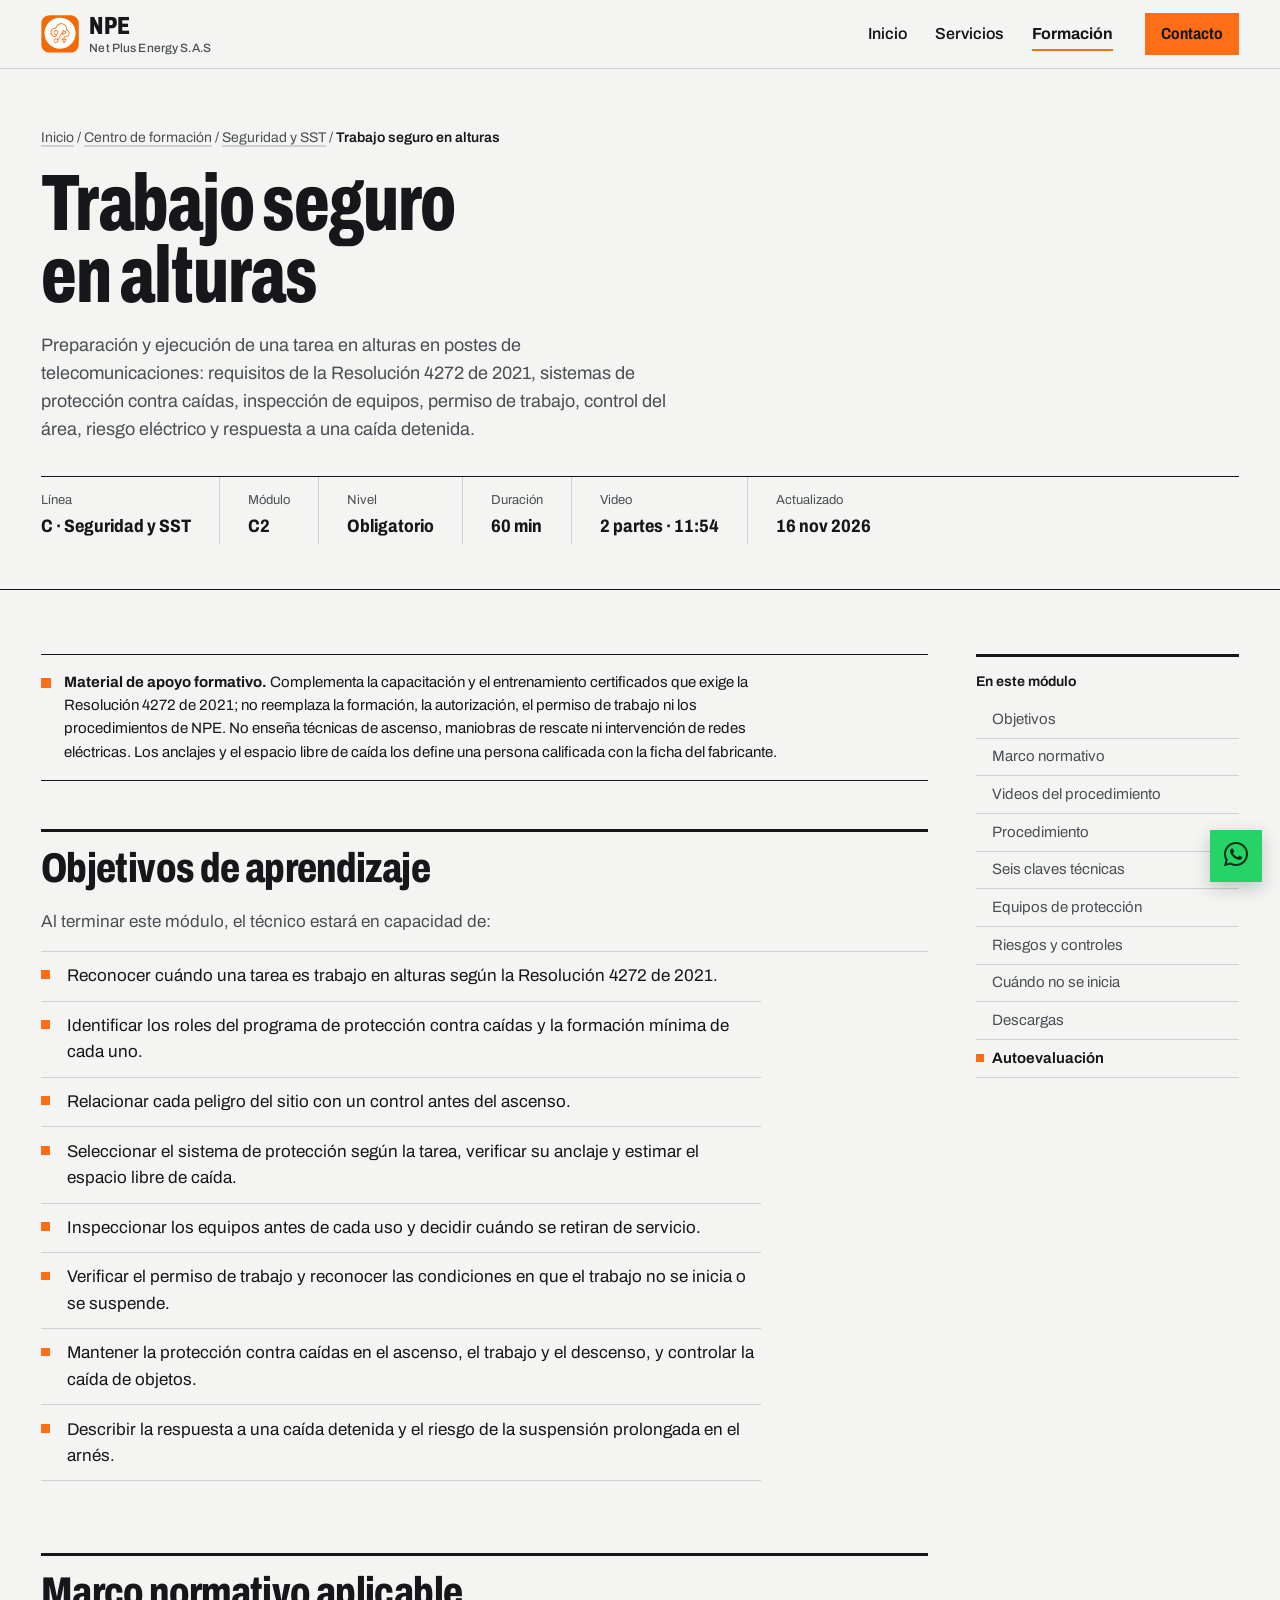
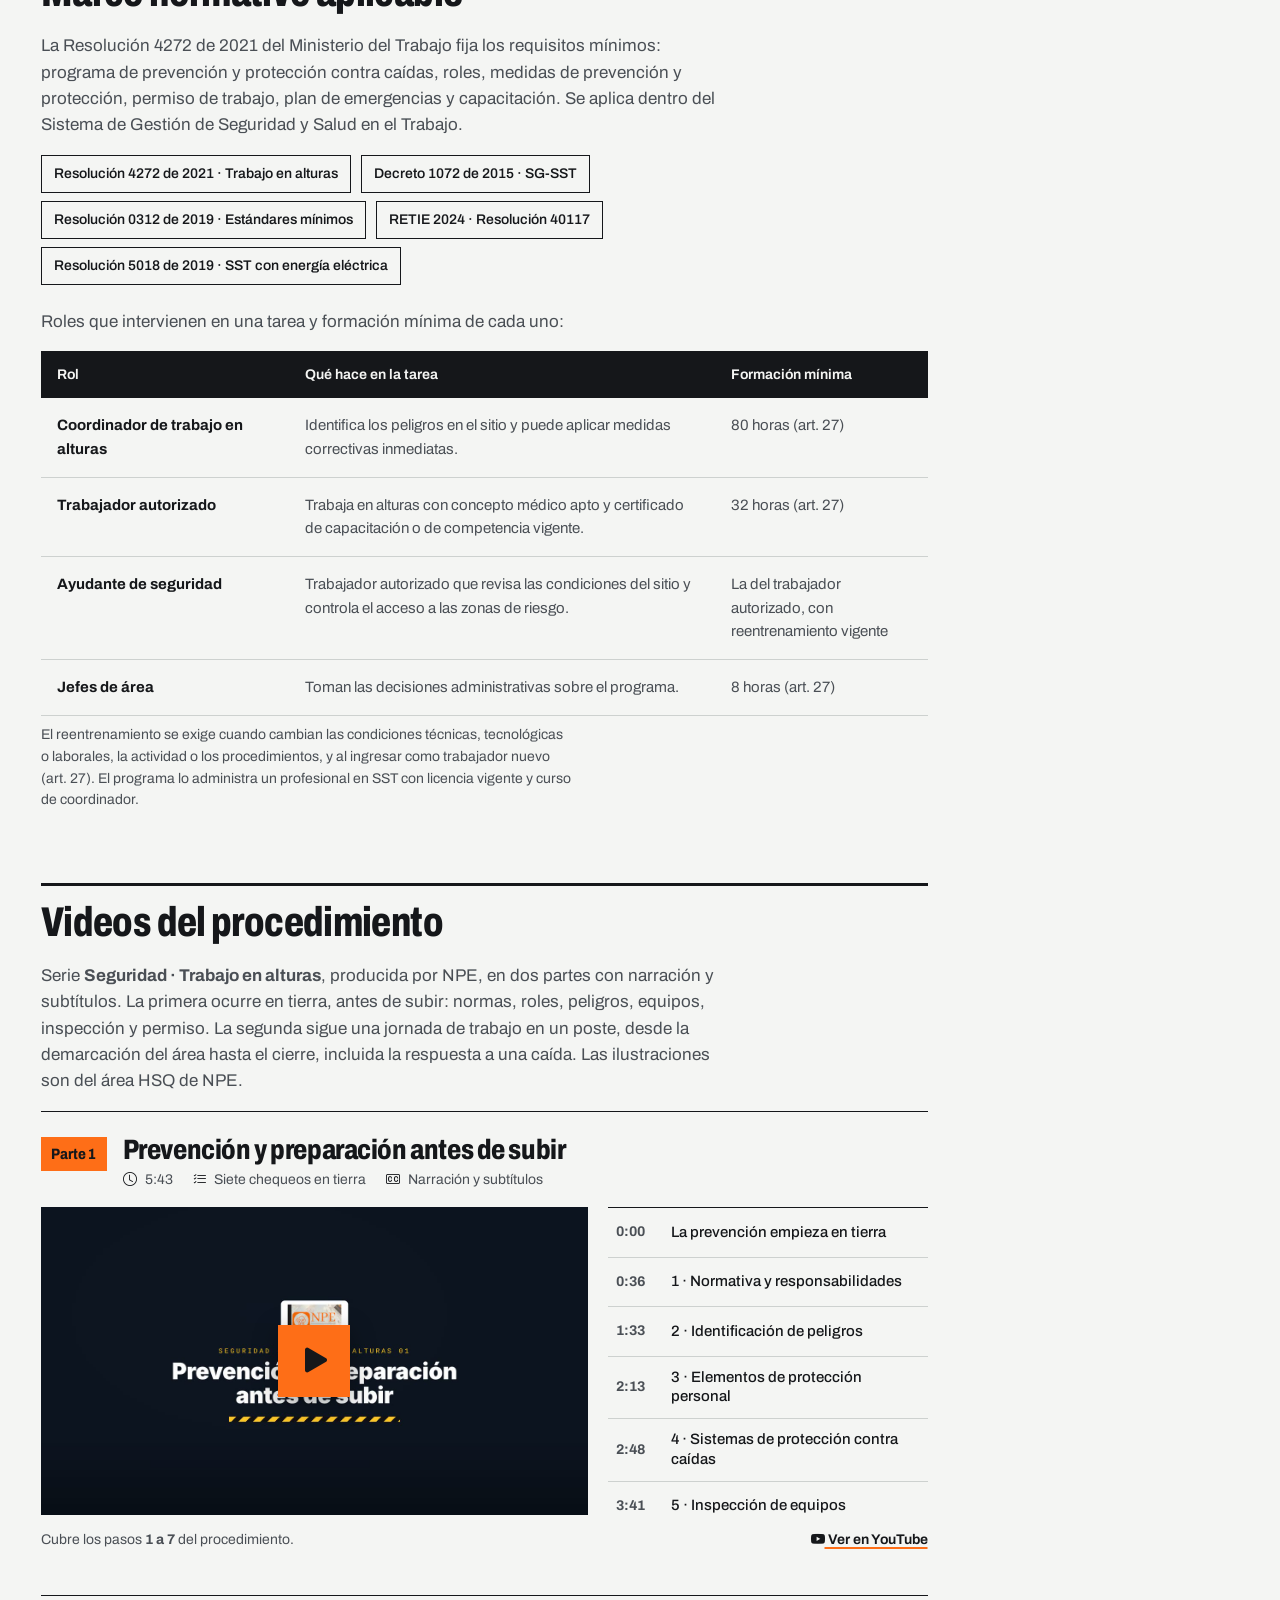
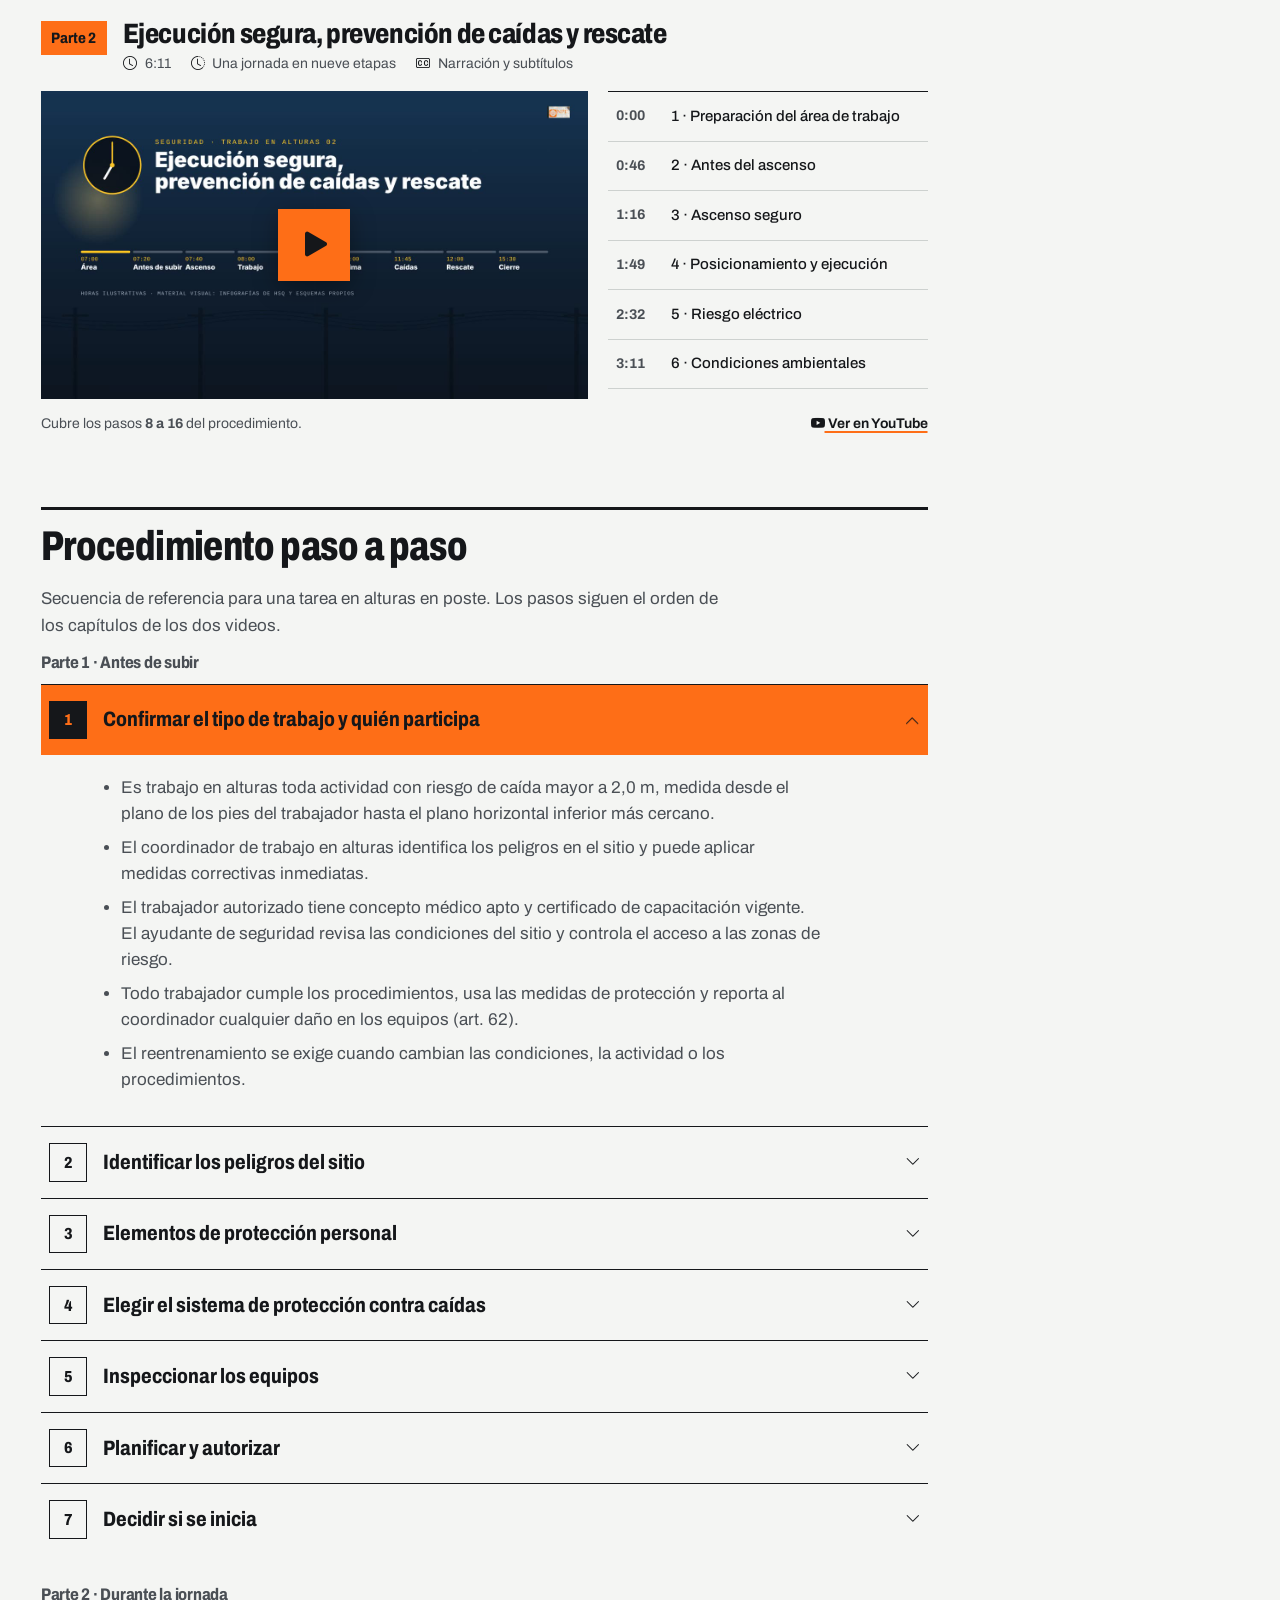
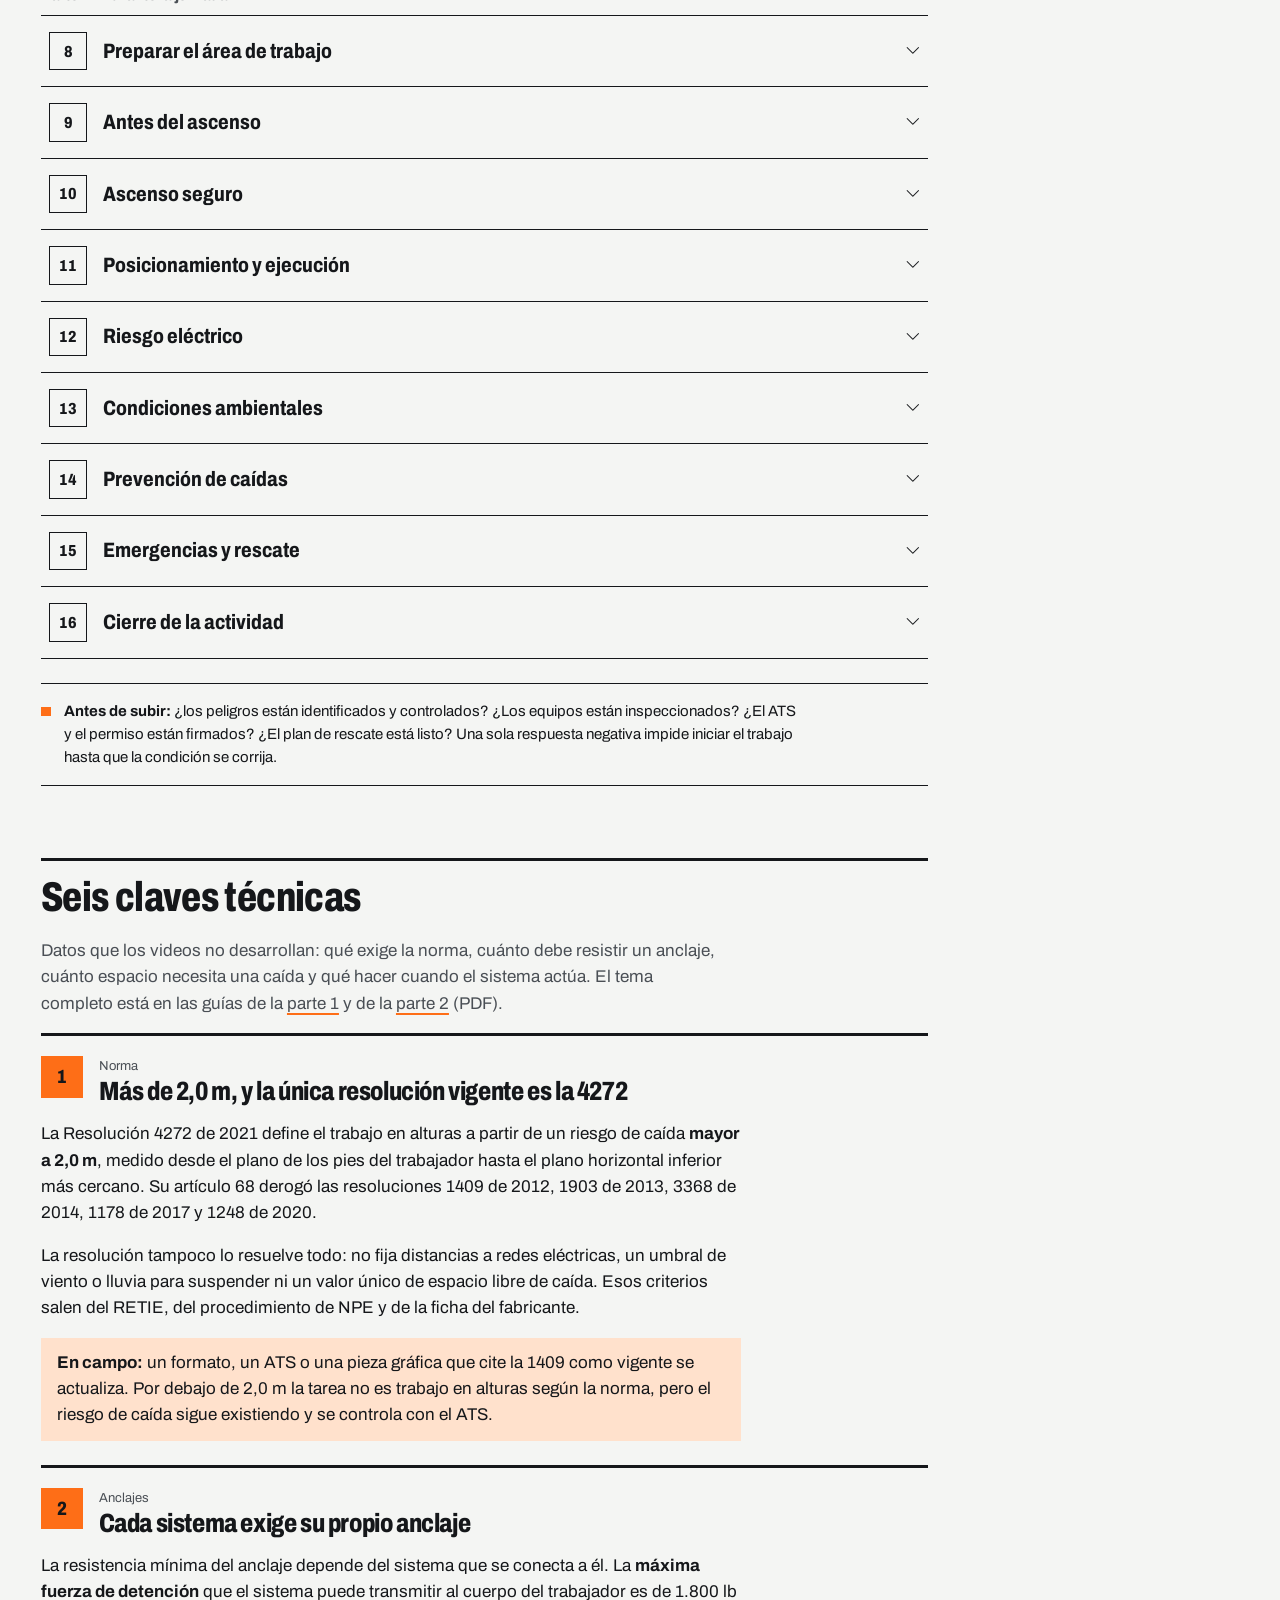
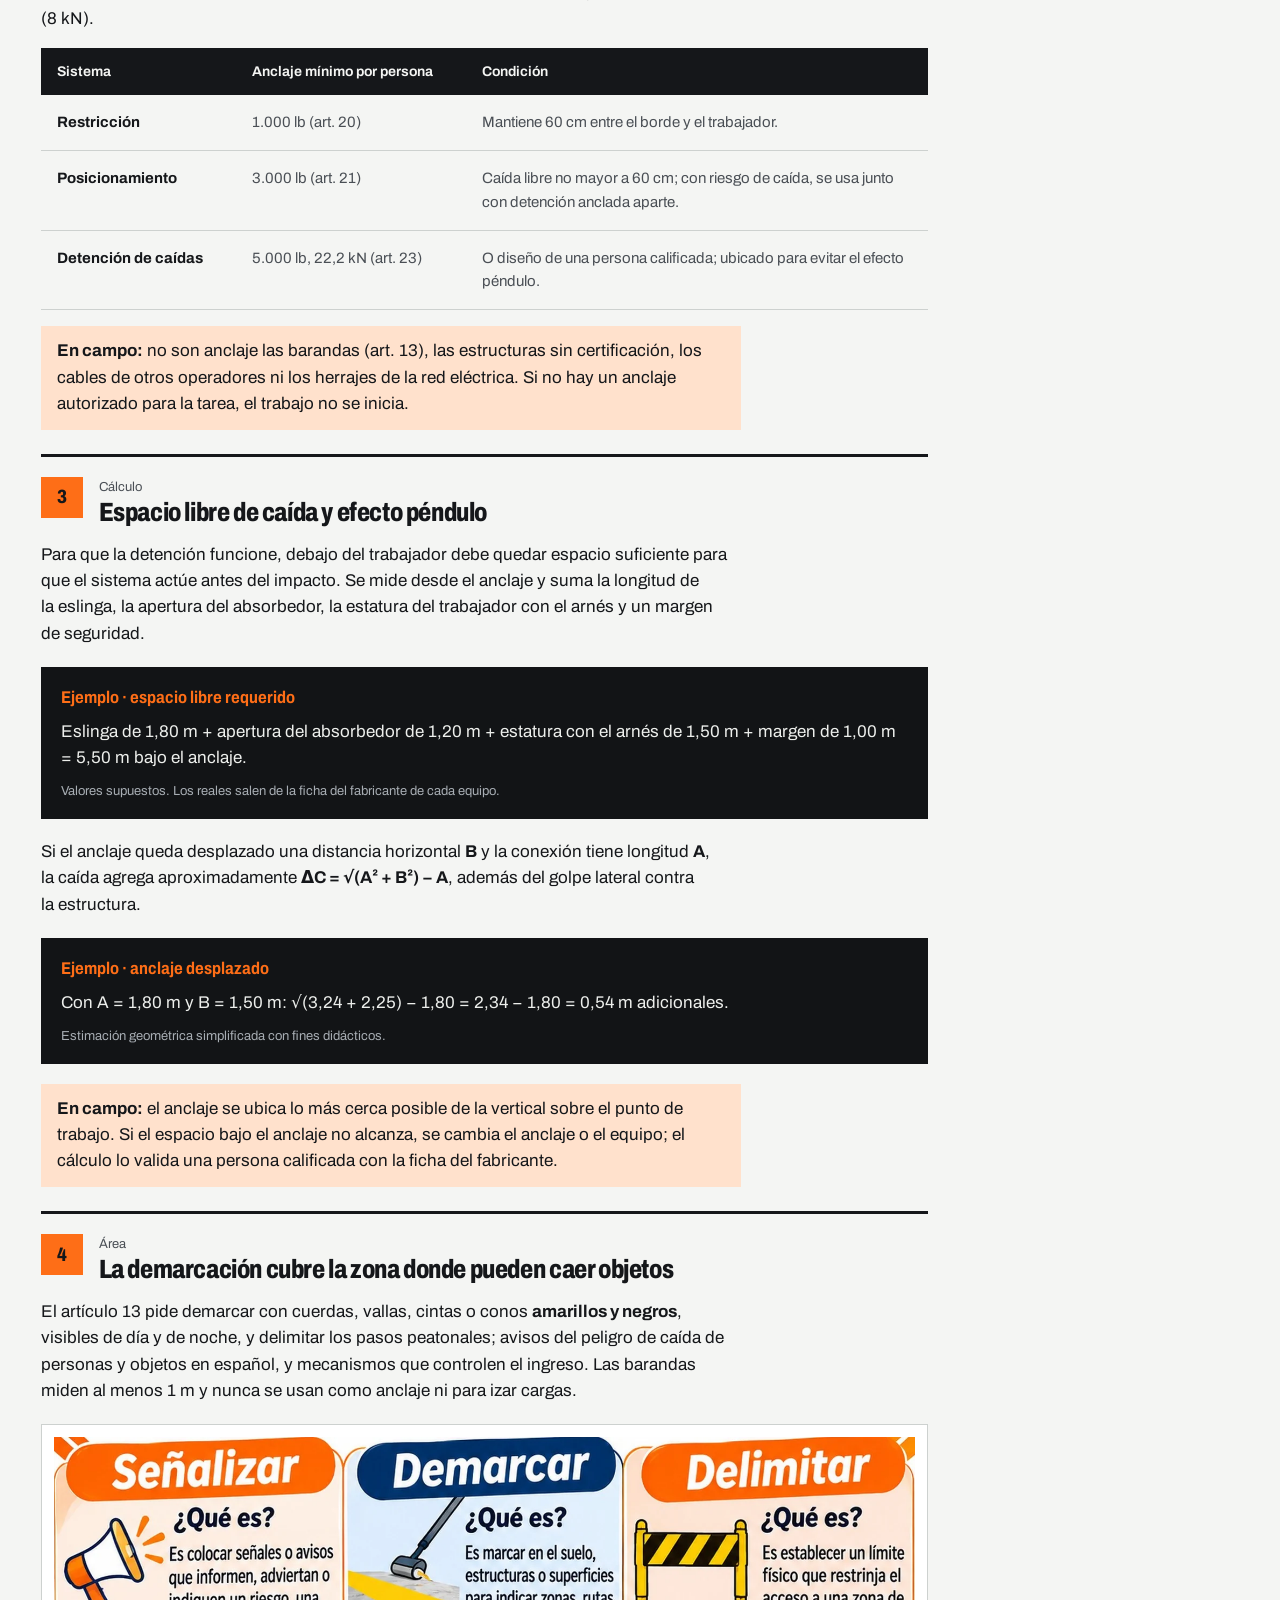
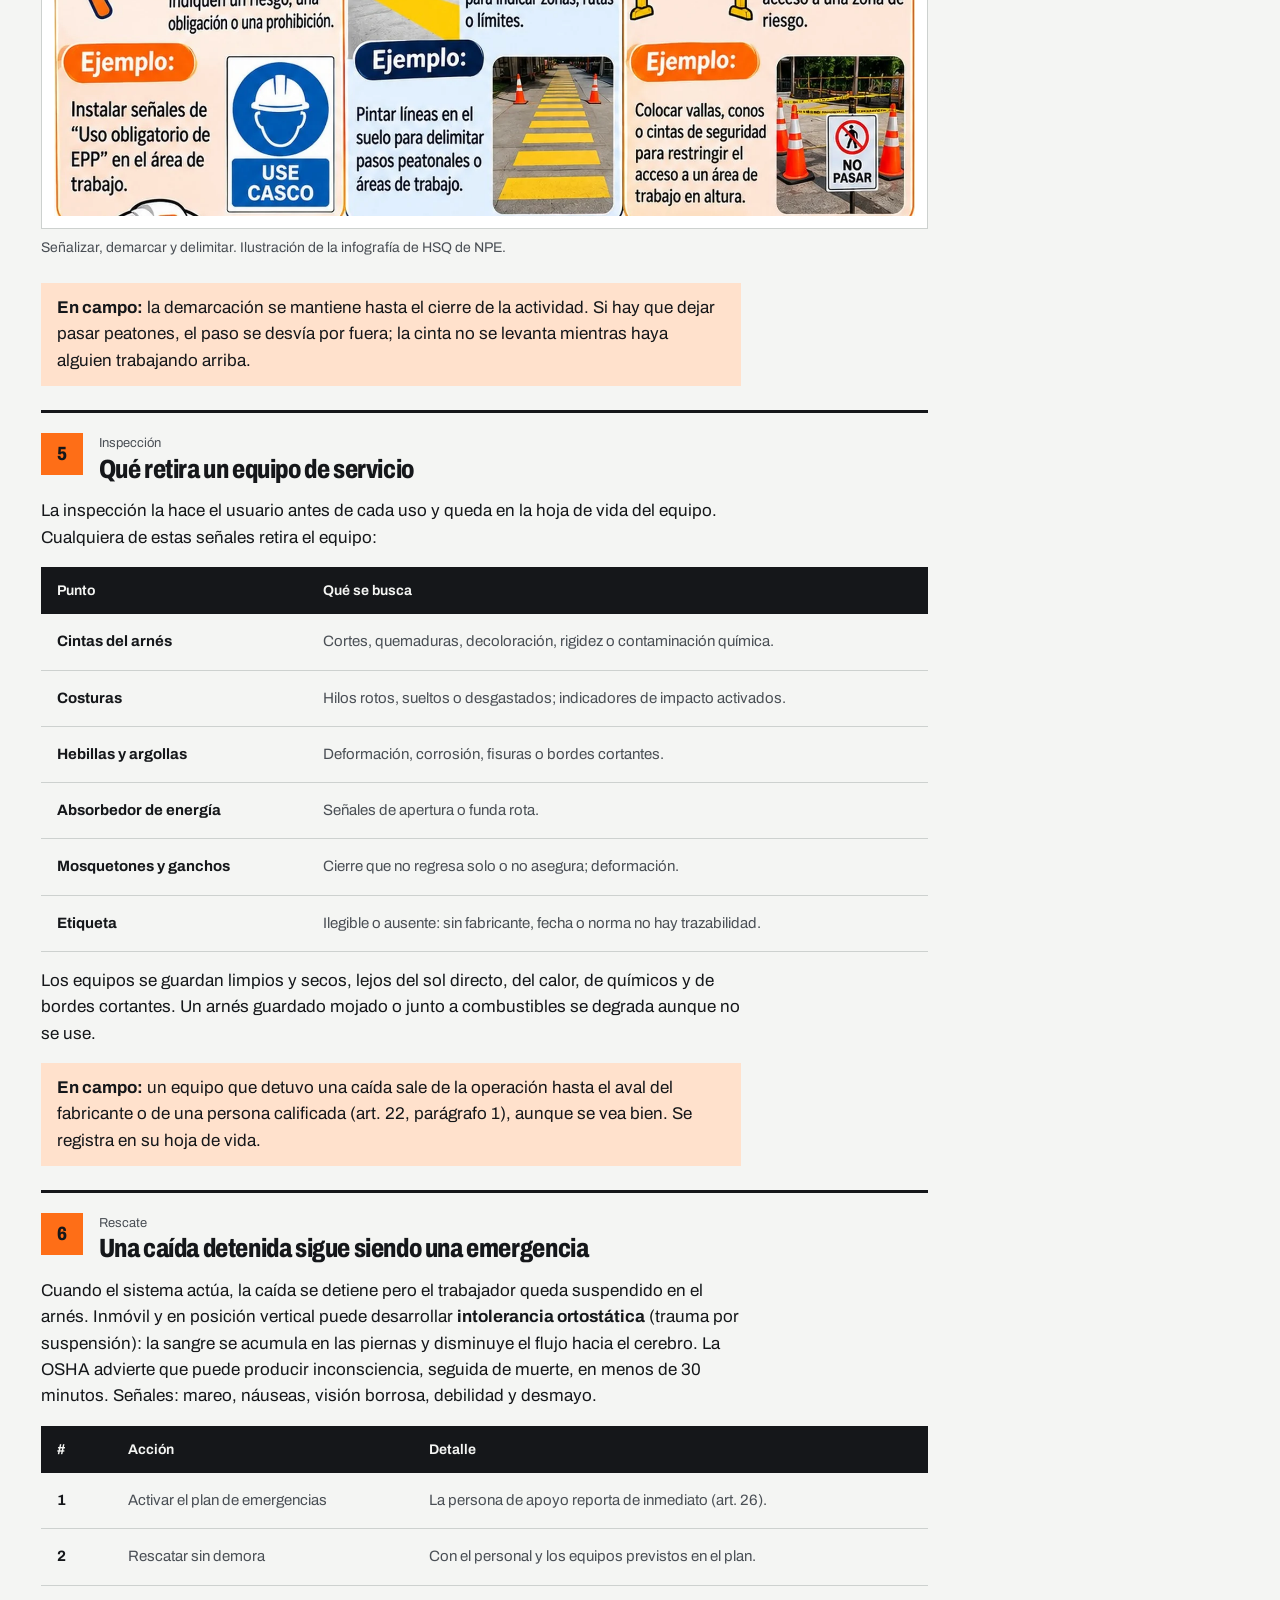
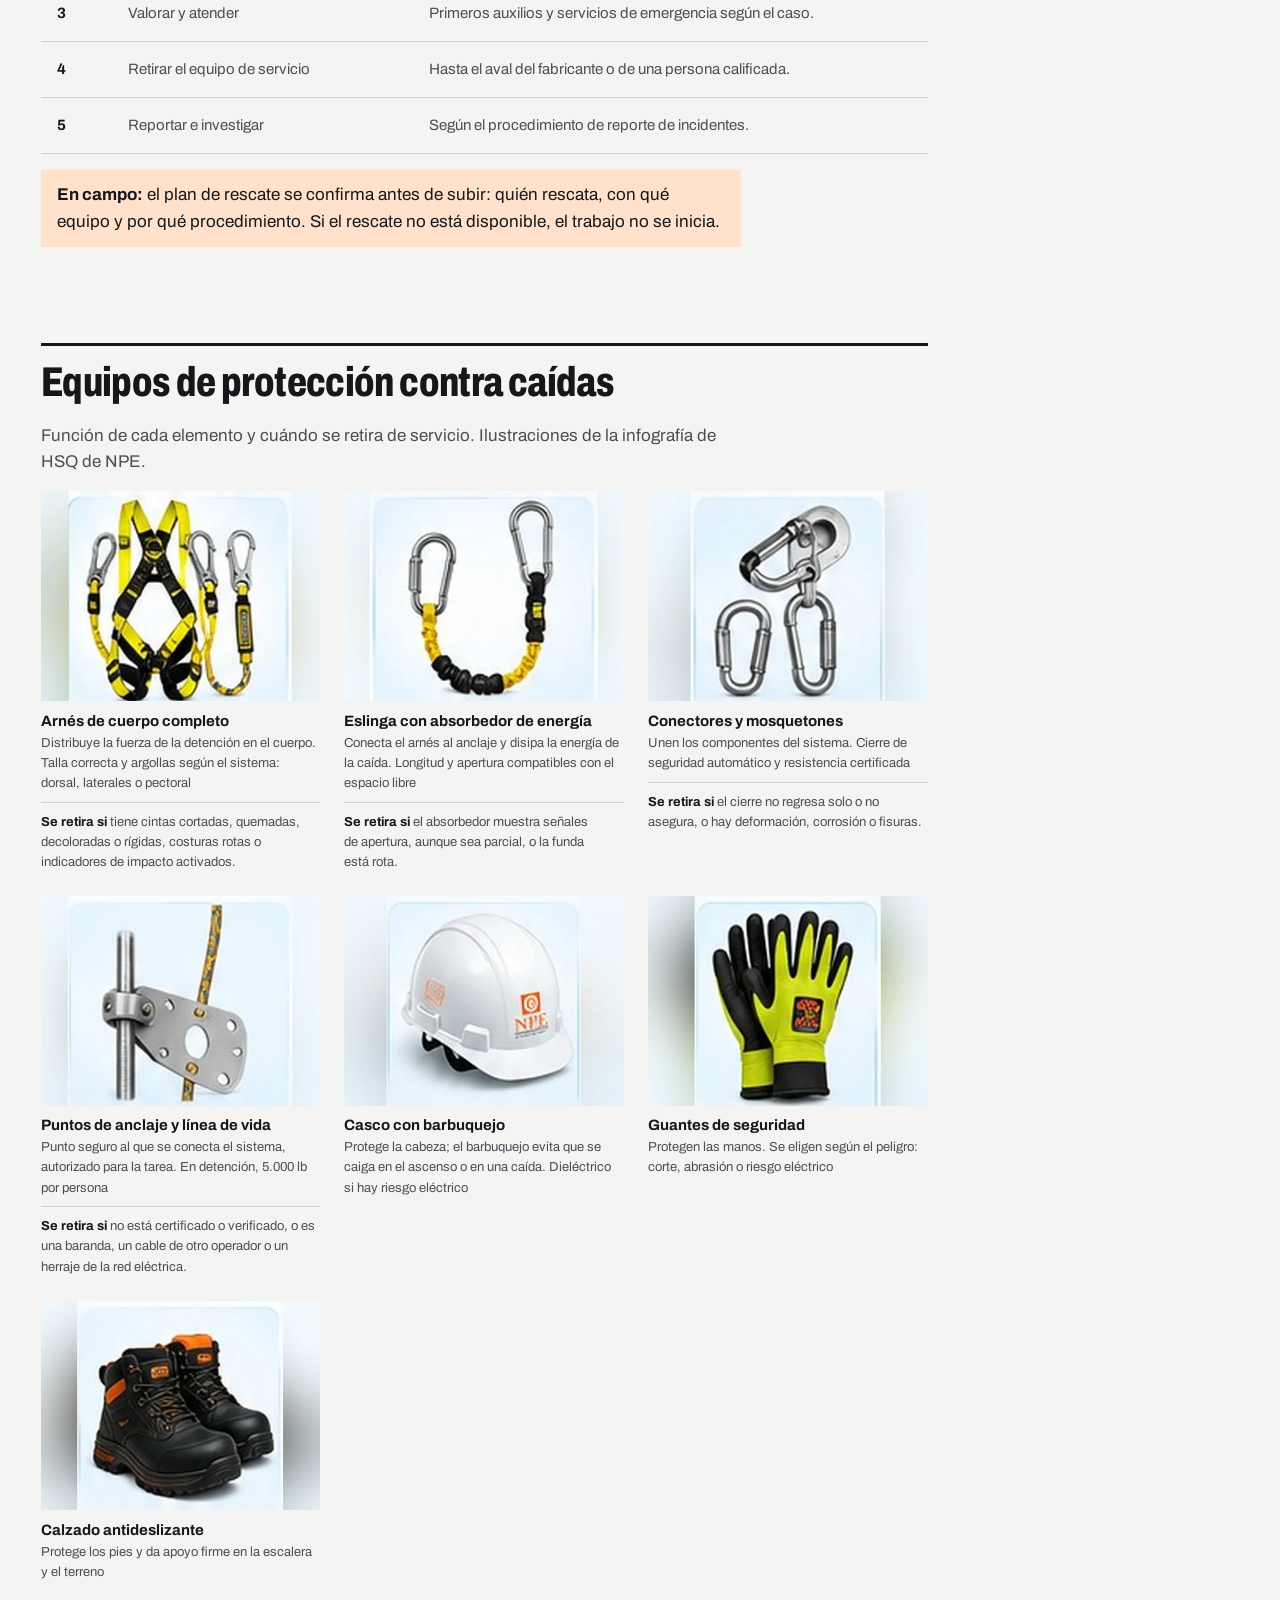
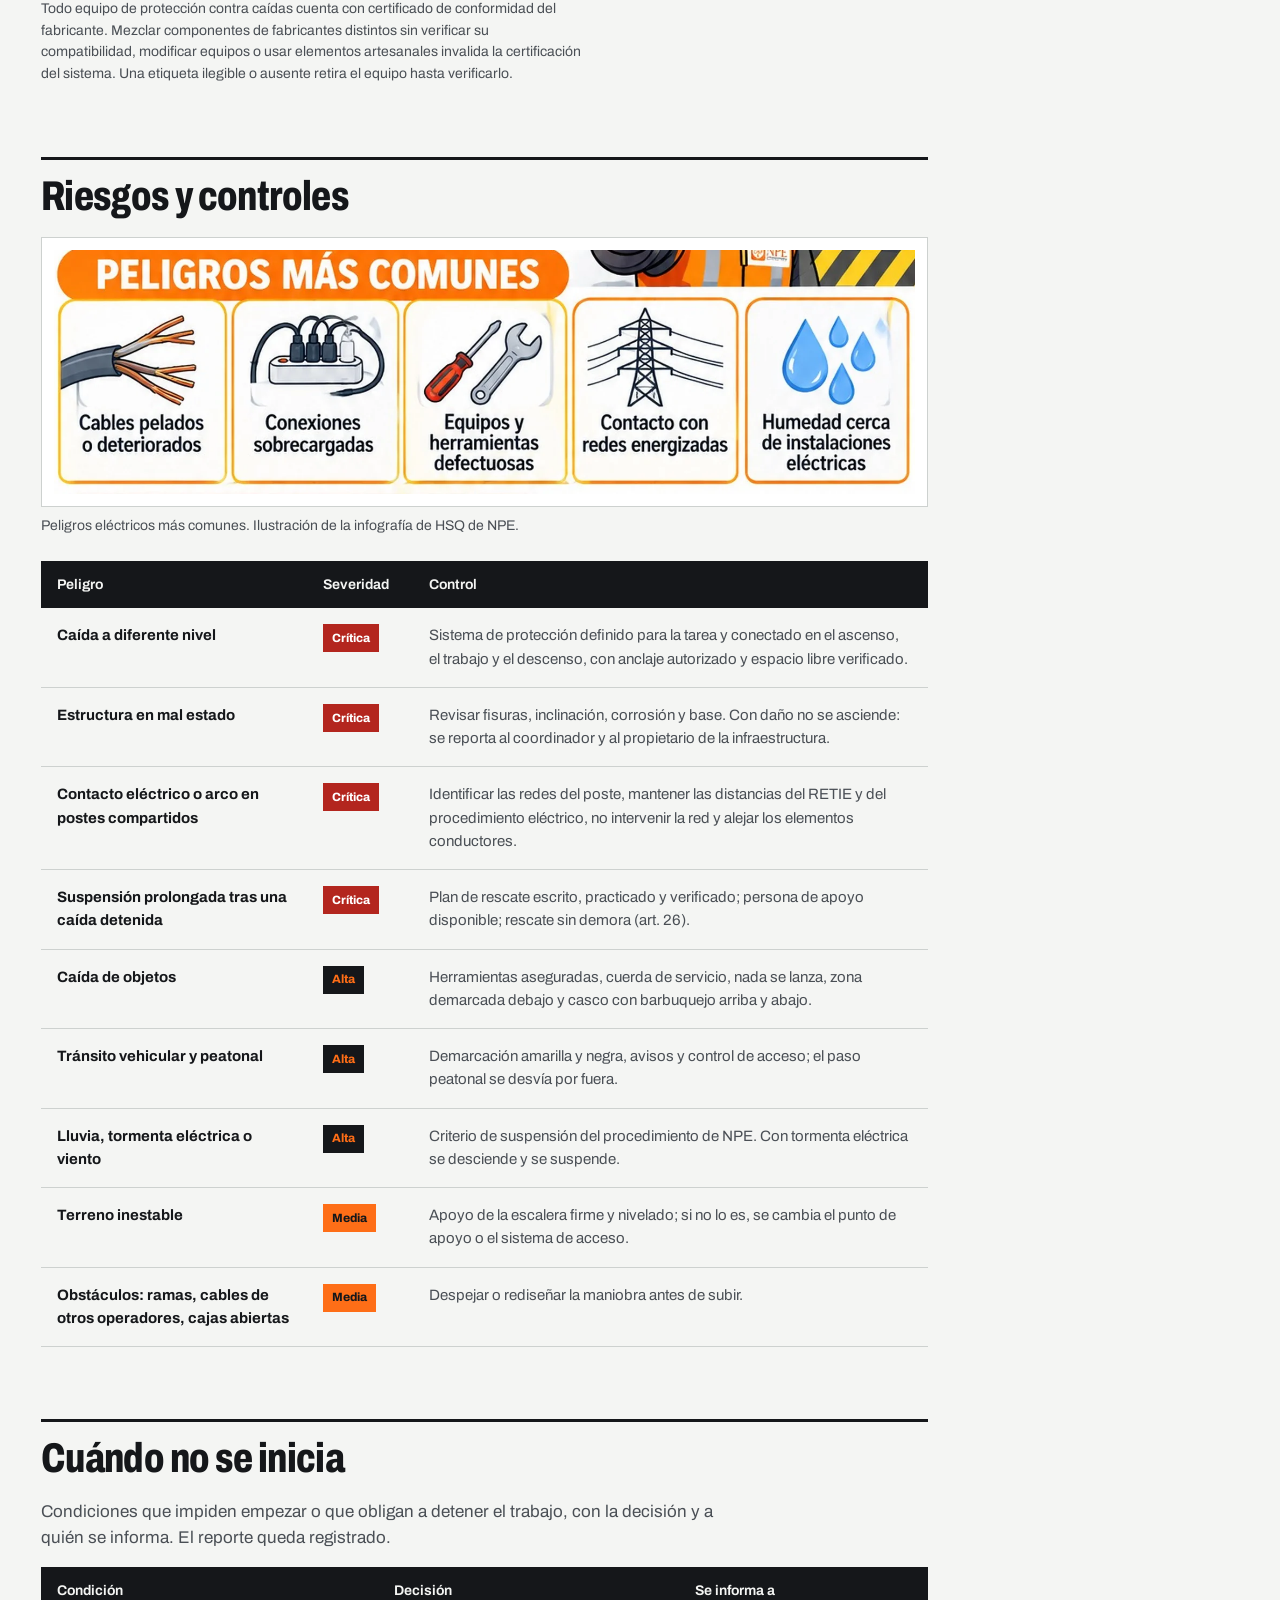
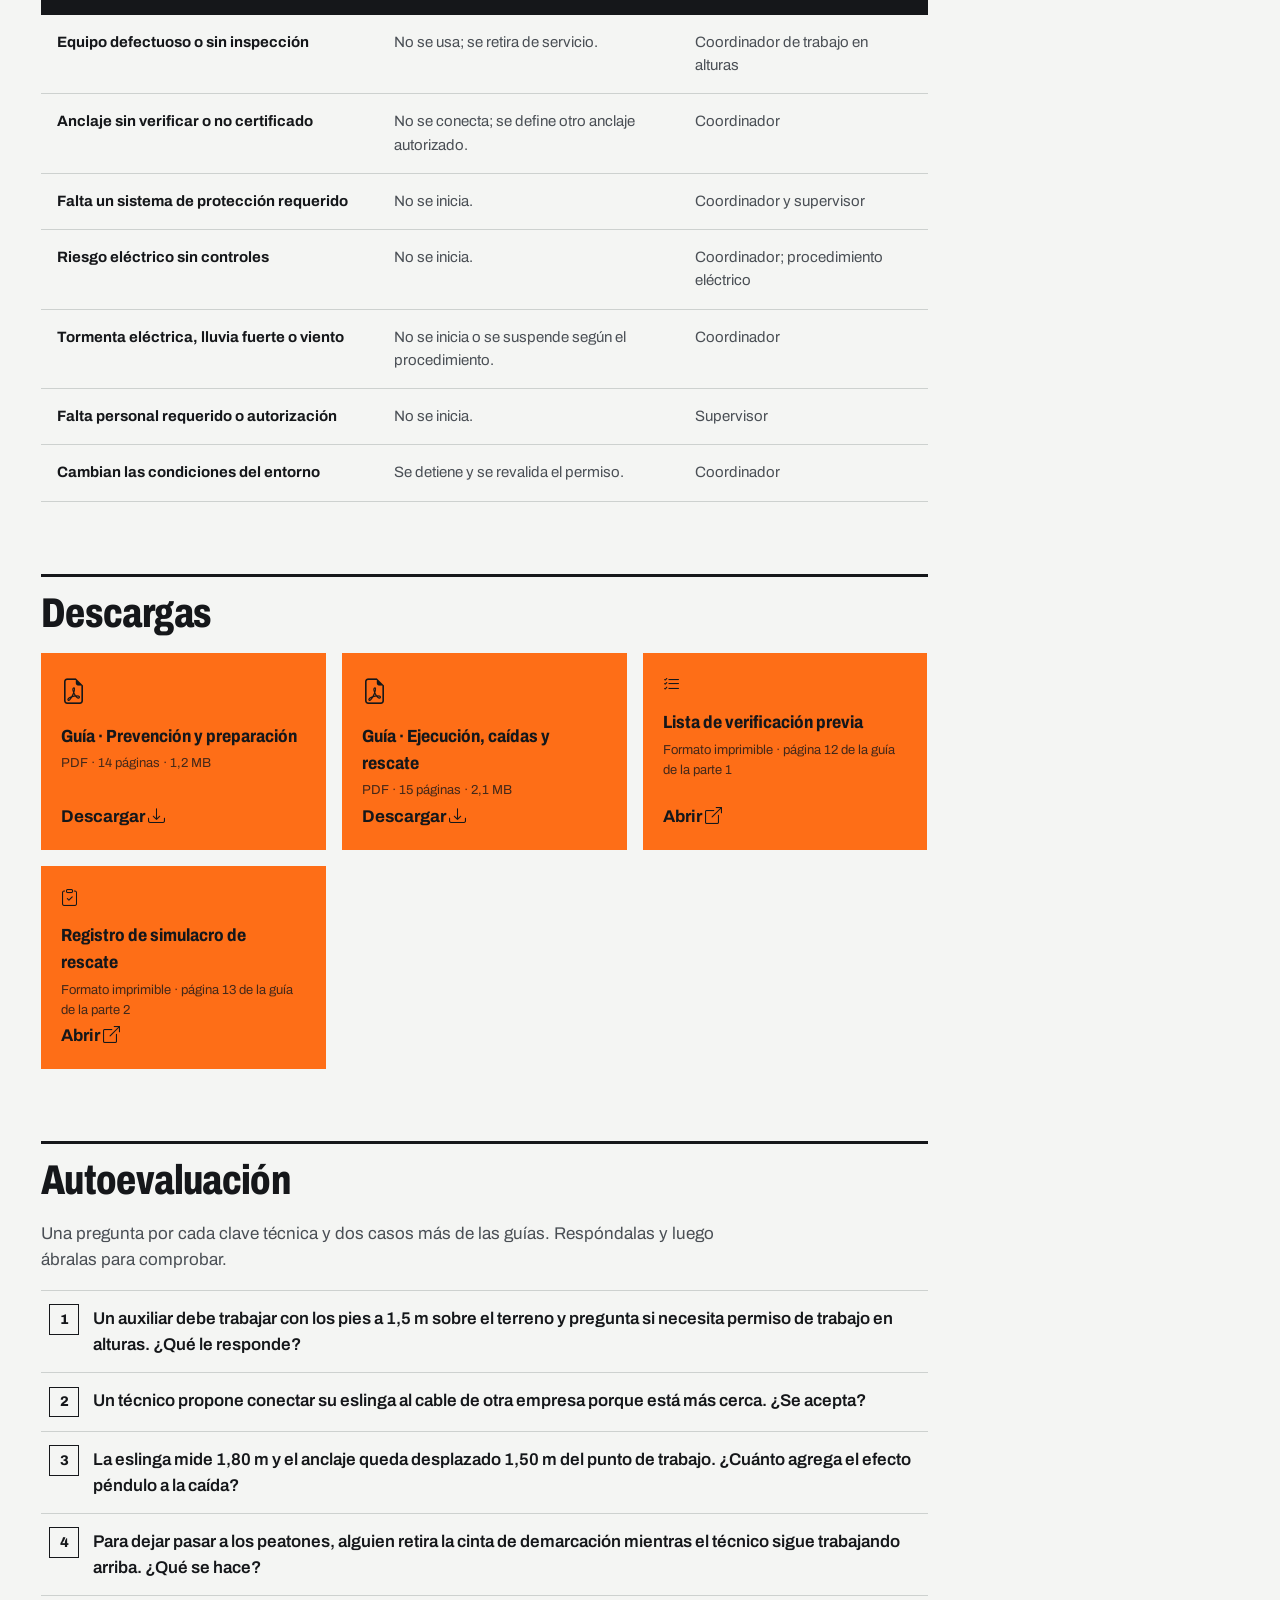
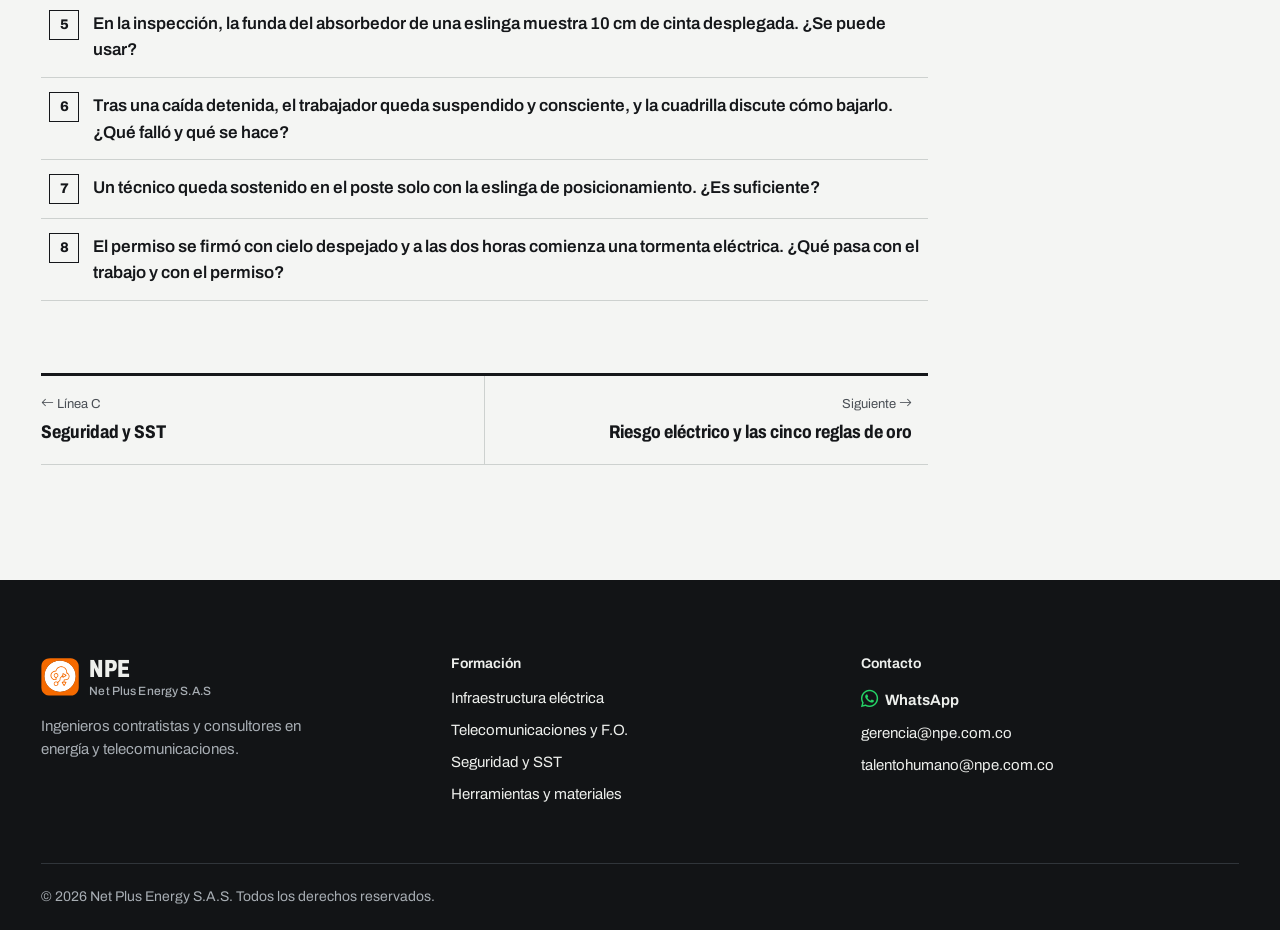
<file: formacion/trabajo-alturas.html>
<!DOCTYPE html>
<html lang="es-CO">
<head>
<meta charset="UTF-8">
<meta name="viewport" content="width=device-width, initial-scale=1">
<title>Trabajo seguro en alturas | Centro de Formación NPE</title>
<meta name="description" content="Trabajo seguro en alturas en postes de telecomunicaciones según la Resolución 4272 de 2021: roles, peligros, sistemas de protección contra caídas, inspección, permiso de trabajo, control del área y rescate.">
<meta property="og:type" content="website">
<meta property="og:locale" content="es_CO">
<meta property="og:site_name" content="Net Plus Energy S.A.S">
<meta property="og:title" content="Trabajo seguro en alturas | Centro de Formación NPE">
<meta property="og:description" content="Trabajo seguro en alturas en postes de telecomunicaciones según la Resolución 4272 de 2021: roles, peligros, sistemas de protección contra caídas, inspección, permiso de trabajo, control del área y rescate.">
<meta name="theme-color" content="#F4F5F3">
<link rel="icon" href="../img/logo-npe.svg" type="image/svg+xml">
<link rel="icon" href="../img/favicon-32.png" type="image/png" sizes="32x32">
<link rel="apple-touch-icon" href="../img/apple-touch-icon.png">
<link rel="manifest" href="../site.webmanifest">
<link rel="preload" href="../fonts/archivo-latin.woff2" as="font" type="font/woff2" crossorigin>

<link href="https://cdn.jsdelivr.net/npm/bootstrap@5.3.3/dist/css/bootstrap.min.css" rel="stylesheet" integrity="sha384-QWTKZyjpPEjISv5WaRU9OFeRpok6YctnYmDr5pNlyT2bRjXh0JMhjY6hW+ALEwIH" crossorigin="anonymous">
<link href="https://cdn.jsdelivr.net/npm/bootstrap-icons@1.11.3/font/bootstrap-icons.min.css" rel="stylesheet" integrity="sha384-XGjxtQfXaH2tnPFa9x+ruJTuLE3Aa6LhHSWRr1XeTyhezb4abCG4ccI5AkVDxqC+" crossorigin="anonymous">
<link href="../css/npe.css?v=20261110" rel="stylesheet">
</head>
<body>

<a class="saltar" href="#contenido">Saltar al contenido</a>

<header class="barra npe-nav">
  <div class="marco barra-int">
    <a class="marca" href="../index.html" aria-label="Net Plus Energy, inicio">
      <img src="../img/logo-npe.svg" alt="" width="38" height="38">
      <span class="marca-txt"><b>NPE</b><small>Net Plus Energy S.A.S</small></span>
    </a>
    <button class="barra-menu" type="button" data-bs-toggle="collapse" data-bs-target="#menuPrincipal"
            aria-controls="menuPrincipal" aria-expanded="false" aria-label="Abrir menú">
      <span>Menú</span><i class="bi bi-list" aria-hidden="true"></i>
    </button>
    <nav class="collapse barra-nav" id="menuPrincipal" aria-label="Principal">
      <ul>
        <li><a href="../index.html">Inicio</a></li>
        <li><a href="../index.html#servicios">Servicios</a></li>
        <li><a class="activo" href="../formacion.html">Formación</a></li>
      </ul>
      <a class="boton boton-sm" href="../index.html#contacto">Contacto</a>
    </nav>
  </div>
</header>

<!-- ======================= ENCABEZADO DEL MÓDULO ======================= -->
<header class="mod-hero">
  <div class="marco">
    <nav class="migas" aria-label="Ruta">
      <a href="../index.html">Inicio</a> /
      <a href="../formacion.html">Centro de formación</a> /
      <a href="../formacion.html?linea=C">Seguridad y SST</a> /
      <span aria-current="page">Trabajo seguro en alturas</span>
    </nav>

    <h1>Trabajo seguro en alturas</h1>
    <p class="entrada">
      Preparación y ejecución de una tarea en alturas en postes de telecomunicaciones: requisitos de la Resolución 4272
      de 2021, sistemas de protección contra caídas, inspección de equipos, permiso de trabajo, control del área,
      riesgo eléctrico y respuesta a una caída detenida.
    </p>

    <div class="mod-datos">
      <div class="mod-dato"><small>Línea</small><b>C · Seguridad y SST</b></div>
      <div class="mod-dato"><small>Módulo</small><b>C2</b></div>
      <div class="mod-dato"><small>Nivel</small><b>Obligatorio</b></div>
      <div class="mod-dato"><small>Duración</small><b>60 min</b></div>
      <div class="mod-dato"><small>Video</small><b>2 partes · 11:54</b></div>
      <div class="mod-dato"><small>Actualizado</small><b>16 nov 2026</b></div>
    </div>
  </div>
</header>

<div class="container modulo-cuerpo">
  <div class="row g-5">

    <aside class="col-lg-3 order-lg-2">
      <nav class="indice-lateral" aria-label="En este módulo">
        <span class="indice-titulo">En este módulo</span>
        <a href="#objetivos">Objetivos</a>
        <a href="#normativa">Marco normativo</a>
        <a href="#video">Videos del procedimiento</a>
        <a href="#procedimiento">Procedimiento</a>
        <a href="#claves">Seis claves técnicas</a>
        <a href="#piezas">Equipos de protección</a>
        <a href="#riesgos">Riesgos y controles</a>
        <a href="#no-iniciar">Cuándo no se inicia</a>
        <a href="#descargas">Descargas</a>
        <a href="#evaluacion">Autoevaluación</a>
      </nav>
    </aside>

    <main class="col-lg-9 order-lg-1" id="contenido">

      <div class="aviso-validar mb-5">
        <p class="m-0"><b>Material de apoyo formativo.</b>
        Complementa la capacitación y el entrenamiento certificados que exige la Resolución 4272 de 2021; no reemplaza la formación,
        la autorización, el permiso de trabajo ni los procedimientos de NPE. No enseña técnicas de ascenso, maniobras de rescate ni
        intervención de redes eléctricas. Los anclajes y el espacio libre de caída los define una persona calificada con la ficha del fabricante.</p>
      </div>

      <section class="bloque" id="objetivos">
        <h2>Objetivos de aprendizaje</h2>
        <p>Al terminar este módulo, el técnico estará en capacidad de:</p>
        <ul class="lista-check">
          <li>Reconocer cuándo una tarea es trabajo en alturas según la Resolución 4272 de 2021.</li>
          <li>Identificar los roles del programa de protección contra caídas y la formación mínima de cada uno.</li>
          <li>Relacionar cada peligro del sitio con un control antes del ascenso.</li>
          <li>Seleccionar el sistema de protección según la tarea, verificar su anclaje y estimar el espacio libre de caída.</li>
          <li>Inspeccionar los equipos antes de cada uso y decidir cuándo se retiran de servicio.</li>
          <li>Verificar el permiso de trabajo y reconocer las condiciones en que el trabajo no se inicia o se suspende.</li>
          <li>Mantener la protección contra caídas en el ascenso, el trabajo y el descenso, y controlar la caída de objetos.</li>
          <li>Describir la respuesta a una caída detenida y el riesgo de la suspensión prolongada en el arnés.</li>
        </ul>
      </section>

      <section class="bloque" id="normativa">
        <h2>Marco normativo aplicable</h2>
        <p>
          La Resolución 4272 de 2021 del Ministerio del Trabajo fija los requisitos mínimos: programa de prevención y protección contra
          caídas, roles, medidas de prevención y protección, permiso de trabajo, plan de emergencias y capacitación. Se aplica dentro del
          Sistema de Gestión de Seguridad y Salud en el Trabajo.
        </p>
        <div>
          <span class="chip-norma">Resolución 4272 de 2021 · Trabajo en alturas</span>
          <span class="chip-norma">Decreto 1072 de 2015 · SG-SST</span>
          <span class="chip-norma">Resolución 0312 de 2019 · Estándares mínimos</span>
          <span class="chip-norma">RETIE 2024 · Resolución 40117</span>
          <span class="chip-norma">Resolución 5018 de 2019 · SST con energía eléctrica</span>
        </div>
        <p class="mt-3">Roles que intervienen en una tarea y formación mínima de cada uno:</p>
        <div class="table-responsive"><table class="table tabla-riesgos"><thead><tr><th scope="col" style="width:28%">Rol</th><th scope="col">Qué hace en la tarea</th><th scope="col" style="width:24%">Formación mínima</th></tr></thead><tbody>
<tr><td><b>Coordinador de trabajo en alturas</b></td><td>Identifica los peligros en el sitio y puede aplicar medidas correctivas inmediatas.</td><td>80 horas (art. 27)</td></tr>
<tr><td><b>Trabajador autorizado</b></td><td>Trabaja en alturas con concepto médico apto y certificado de capacitación o de competencia vigente.</td><td>32 horas (art. 27)</td></tr>
<tr><td><b>Ayudante de seguridad</b></td><td>Trabajador autorizado que revisa las condiciones del sitio y controla el acceso a las zonas de riesgo.</td><td>La del trabajador autorizado, con reentrenamiento vigente</td></tr>
<tr><td><b>Jefes de área</b></td><td>Toman las decisiones administrativas sobre el programa.</td><td>8 horas (art. 27)</td></tr>
</tbody></table></div>
        <p class="mt-2 texto-secundario" style="font-size:.875rem">
          El reentrenamiento se exige cuando cambian las condiciones técnicas, tecnológicas o laborales, la actividad o los procedimientos,
          y al ingresar como trabajador nuevo (art. 27). El programa lo administra un profesional en SST con licencia vigente y curso de coordinador.
        </p>
      </section>

      <section class="bloque" id="video">
        <h2>Videos del procedimiento</h2>
        <p>
          Serie <strong>Seguridad · Trabajo en alturas</strong>, producida por NPE, en dos partes con narración y subtítulos. La primera ocurre en
          tierra, antes de subir: normas, roles, peligros, equipos, inspección y permiso. La segunda sigue una jornada de trabajo en un poste,
          desde la demarcación del área hasta el cierre, incluida la respuesta a una caída. Las ilustraciones son del área HSQ de NPE.
        </p>

        <article class="video-parte">
          <div class="video-cab">
            <span class="video-num">Parte 1</span>
            <div>
              <h3>Prevención y preparación antes de subir</h3>
              <p class="video-meta">
                <span><i class="bi bi-clock" aria-hidden="true"></i> 5:43</span>
                <span><i class="bi bi-list-check" aria-hidden="true"></i> Siete chequeos en tierra</span>
                <span><i class="bi bi-badge-cc" aria-hidden="true"></i> Narración y subtítulos</span>
              </p>
            </div>
          </div>

          <div class="video-caja">
            <a class="yt" id="videoParte1" data-yt="HB0ymqN_iE4" data-titulo="Parte 1 · Prevención y preparación antes de subir"
               href="https://www.youtube.com/watch?v=HB0ymqN_iE4" target="_blank" rel="noopener">
              <img src="../img/poster-alturas-p1.jpg" alt="" width="1280" height="720" loading="lazy" decoding="async">
              <span class="yt-play" aria-hidden="true"><i class="bi bi-play-fill"></i></span>
              <span class="visually-hidden">Reproducir video: Parte 1 · Prevención y preparación antes de subir</span>
            </a>
          </div>

          <div class="capitulos" data-video="videoParte1">
            <button type="button" class="capitulo" data-t="0"><span>0:00</span> La prevención empieza en tierra</button>
            <button type="button" class="capitulo" data-t="36"><span>0:36</span> 1 · Normativa y responsabilidades</button>
            <button type="button" class="capitulo" data-t="93"><span>1:33</span> 2 · Identificación de peligros</button>
            <button type="button" class="capitulo" data-t="133"><span>2:13</span> 3 · Elementos de protección personal</button>
            <button type="button" class="capitulo" data-t="168"><span>2:48</span> 4 · Sistemas de protección contra caídas</button>
            <button type="button" class="capitulo" data-t="221"><span>3:41</span> 5 · Inspección de equipos</button>
            <button type="button" class="capitulo" data-t="257"><span>4:17</span> 6 · Planificación y autorización</button>
            <button type="button" class="capitulo" data-t="286"><span>4:46</span> 7 · Cuándo no se inicia</button>
            <button type="button" class="capitulo" data-t="310"><span>5:10</span> Antes de subir</button>
          </div>

          <p class="video-pie">
            <span>Cubre los pasos <strong>1 a 7</strong> del procedimiento.</span>
            <a href="https://youtu.be/HB0ymqN_iE4" target="_blank" rel="noopener">
              <i class="bi bi-youtube" aria-hidden="true"></i> Ver en YouTube<span class="visually-hidden"> (se abre en otra pestaña)</span></a>
          </p>
        </article>

        <article class="video-parte">
          <div class="video-cab">
            <span class="video-num">Parte 2</span>
            <div>
              <h3>Ejecución segura, prevención de caídas y rescate</h3>
              <p class="video-meta">
                <span><i class="bi bi-clock" aria-hidden="true"></i> 6:11</span>
                <span><i class="bi bi-clock-history" aria-hidden="true"></i> Una jornada en nueve etapas</span>
                <span><i class="bi bi-badge-cc" aria-hidden="true"></i> Narración y subtítulos</span>
              </p>
            </div>
          </div>

          <div class="video-caja">
            <a class="yt" id="videoParte2" data-yt="5PK0JCnL5Rw" data-titulo="Parte 2 · Ejecución segura, prevención de caídas y rescate"
               href="https://www.youtube.com/watch?v=5PK0JCnL5Rw" target="_blank" rel="noopener">
              <img src="../img/poster-alturas-p2.jpg" alt="" width="1280" height="720" loading="lazy" decoding="async">
              <span class="yt-play" aria-hidden="true"><i class="bi bi-play-fill"></i></span>
              <span class="visually-hidden">Reproducir video: Parte 2 · Ejecución segura, prevención de caídas y rescate</span>
            </a>
          </div>

          <div class="capitulos" data-video="videoParte2">
            <button type="button" class="capitulo" data-t="0"><span>0:00</span> 1 · Preparación del área de trabajo</button>
            <button type="button" class="capitulo" data-t="46"><span>0:46</span> 2 · Antes del ascenso</button>
            <button type="button" class="capitulo" data-t="76"><span>1:16</span> 3 · Ascenso seguro</button>
            <button type="button" class="capitulo" data-t="109"><span>1:49</span> 4 · Posicionamiento y ejecución</button>
            <button type="button" class="capitulo" data-t="152"><span>2:32</span> 5 · Riesgo eléctrico</button>
            <button type="button" class="capitulo" data-t="191"><span>3:11</span> 6 · Condiciones ambientales</button>
            <button type="button" class="capitulo" data-t="220"><span>3:40</span> 7 · Prevención de caídas</button>
            <button type="button" class="capitulo" data-t="266"><span>4:26</span> 8 · Emergencias y rescate</button>
            <button type="button" class="capitulo" data-t="318"><span>5:18</span> 9 · Cierre de la actividad</button>
          </div>

          <p class="video-pie">
            <span>Cubre los pasos <strong>8 a 16</strong> del procedimiento.</span>
            <a href="https://youtu.be/5PK0JCnL5Rw" target="_blank" rel="noopener">
              <i class="bi bi-youtube" aria-hidden="true"></i> Ver en YouTube<span class="visually-hidden"> (se abre en otra pestaña)</span></a>
          </p>
        </article>
      </section>

      <section class="bloque" id="procedimiento">
        <h2>Procedimiento paso a paso</h2>
        <p>Secuencia de referencia para una tarea en alturas en poste. Los pasos siguen el orden de los capítulos de los dos videos.</p>

        <div class="accordion" id="pasos">
          <h3 class="fase">Parte 1 · Antes de subir</h3>

          <div class="paso">
            <button type="button" class="paso-btn" data-bs-toggle="collapse" data-bs-target="#p1" aria-expanded="true" aria-controls="p1">
              <span class="paso-num">1</span> Confirmar el tipo de trabajo y quién participa
              <i class="bi bi-chevron-down" aria-hidden="true"></i>
            </button>
            <div id="p1" class="collapse show" data-bs-parent="#pasos">
              <div class="paso-cuerpo">
                <ul>
                  <li>Es trabajo en alturas toda actividad con riesgo de caída mayor a 2,0 m, medida desde el plano de los pies del trabajador hasta el plano horizontal inferior más cercano.</li>
                  <li>El coordinador de trabajo en alturas identifica los peligros en el sitio y puede aplicar medidas correctivas inmediatas.</li>
                  <li>El trabajador autorizado tiene concepto médico apto y certificado de capacitación vigente. El ayudante de seguridad revisa las condiciones del sitio y controla el acceso a las zonas de riesgo.</li>
                  <li>Todo trabajador cumple los procedimientos, usa las medidas de protección y reporta al coordinador cualquier daño en los equipos (art. 62).</li>
                  <li>El reentrenamiento se exige cuando cambian las condiciones, la actividad o los procedimientos.</li>
                </ul>
              </div>
            </div>
          </div>
          <div class="paso">
            <button type="button" class="paso-btn collapsed" data-bs-toggle="collapse" data-bs-target="#p2" aria-expanded="false" aria-controls="p2">
              <span class="paso-num">2</span> Identificar los peligros del sitio
              <i class="bi bi-chevron-down" aria-hidden="true"></i>
            </button>
            <div id="p2" class="collapse" data-bs-parent="#pasos">
              <div class="paso-cuerpo">
                <ul>
                  <li>Antes de empezar se recorre el sitio: caída a diferente nivel, poste o estructura en mal estado, redes eléctricas cercanas, tránsito vehicular y peatonal, herramientas y materiales que caen, terreno inestable, lluvia, tormenta eléctrica o viento, y obstáculos como ramas, cables de otros operadores o cajas abiertas.</li>
                  <li>Cada peligro identificado necesita un control antes de subir.</li>
                  <li>Los controles se eligen en este orden (Decreto 1072 de 2015): eliminación, sustitución, controles de ingeniería, controles administrativos y, al final, equipos y elementos de protección personal.</li>
                  <li>Si el poste muestra fisuras, inclinación, corrosión o la base socavada, no se asciende: se reporta al coordinador y al propietario de la infraestructura.</li>
                </ul>
              </div>
            </div>
          </div>
          <div class="paso">
            <button type="button" class="paso-btn collapsed" data-bs-toggle="collapse" data-bs-target="#p3" aria-expanded="false" aria-controls="p3">
              <span class="paso-num">3</span> Elementos de protección personal
              <i class="bi bi-chevron-down" aria-hidden="true"></i>
            </button>
            <div id="p3" class="collapse" data-bs-parent="#pasos">
              <div class="paso-cuerpo">
                <ul>
                  <li>Casco con barbuquejo, arnés de cuerpo completo, eslinga con absorbedor de energía, mosquetones, puntos de anclaje y línea de vida, guantes y calzado antideslizante.</li>
                  <li>Todo equipo de protección contra caídas cuenta con certificado de conformidad del fabricante, y los componentes del sistema son compatibles entre sí.</li>
                  <li>El barbuquejo evita que el casco se caiga en el ascenso o en una caída. Cuando hay riesgo eléctrico, el casco es dieléctrico.</li>
                </ul>
              </div>
            </div>
          </div>
          <div class="paso">
            <button type="button" class="paso-btn collapsed" data-bs-toggle="collapse" data-bs-target="#p4" aria-expanded="false" aria-controls="p4">
              <span class="paso-num">4</span> Elegir el sistema de protección contra caídas
              <i class="bi bi-chevron-down" aria-hidden="true"></i>
            </button>
            <div id="p4" class="collapse" data-bs-parent="#pasos">
              <div class="paso-cuerpo">
                <ul>
                  <li>No todos los equipos sirven para todos los sistemas: <strong>restricción</strong> (impide llegar al borde), <strong>posicionamiento</strong> (sostiene en el punto de trabajo) y <strong>detención</strong> (detiene una caída que ya comenzó).</li>
                  <li>Cada sistema exige su propio anclaje (ver la clave 2) y la detención necesita espacio libre debajo del trabajador (clave 3).</li>
                </ul>
              </div>
            </div>
          </div>
          <div class="paso">
            <button type="button" class="paso-btn collapsed" data-bs-toggle="collapse" data-bs-target="#p5" aria-expanded="false" aria-controls="p5">
              <span class="paso-num">5</span> Inspeccionar los equipos
              <i class="bi bi-chevron-down" aria-hidden="true"></i>
            </button>
            <div id="p5" class="collapse" data-bs-parent="#pasos">
              <div class="paso-cuerpo">
                <ul>
                  <li>Todo equipo de protección contra caídas se inspecciona antes de cada uso (art. 23): cintas sin cortes, quemaduras ni decoloración, costuras completas, hebillas y argollas sin deformación ni corrosión, absorbedor sin señales de apertura, mosquetones y ganchos que cierran y aseguran solos, y etiqueta legible con fabricante, fecha y norma.</li>
                  <li>La inspección queda en la hoja de vida del equipo.</li>
                  <li>Un equipo con daño, o que detuvo una caída, se retira de servicio hasta que lo avale el fabricante o una persona calificada (art. 22, parágrafo 1).</li>
                </ul>
              </div>
            </div>
          </div>
          <div class="paso">
            <button type="button" class="paso-btn collapsed" data-bs-toggle="collapse" data-bs-target="#p6" aria-expanded="false" aria-controls="p6">
              <span class="paso-num">6</span> Planificar y autorizar
              <i class="bi bi-chevron-down" aria-hidden="true"></i>
            </button>
            <div id="p6" class="collapse" data-bs-parent="#pasos">
              <div class="paso-cuerpo">
                <ul>
                  <li>Antes de subir se cumplen cinco pasos: el <strong>análisis de trabajo seguro</strong> (ATS) de esta tarea, en este sitio y en esta fecha; el <strong>permiso de trabajo en alturas</strong> diligenciado y firmado; <strong>personal autorizado</strong> con equipos inspeccionados; <strong>señales y comunicación</strong> acordadas con el personal en tierra; y el <strong>plan de rescate</strong> listo (art. 26).</li>
                  <li>El permiso registra quién sube, a qué altura, con qué equipos, qué anclajes se verificaron y quién activa el plan de emergencias (art. 15).</li>
                </ul>
              </div>
            </div>
          </div>
          <div class="paso">
            <button type="button" class="paso-btn collapsed" data-bs-toggle="collapse" data-bs-target="#p7" aria-expanded="false" aria-controls="p7">
              <span class="paso-num">7</span> Decidir si se inicia
              <i class="bi bi-chevron-down" aria-hidden="true"></i>
            </button>
            <div id="p7" class="collapse" data-bs-parent="#pasos">
              <div class="paso-cuerpo">
                <ul>
                  <li>El trabajo no se inicia con un equipo defectuoso, un anclaje sin verificar, un sistema de protección que falta, riesgo eléctrico sin controles, tormenta eléctrica, lluvia fuerte o viento, o sin el personal o la autorización requeridos.</li>
                  <li>Si cambian las condiciones, el trabajo se detiene y el permiso se revalida.</li>
                  <li>Reportar una condición insegura al coordinador es una obligación del trabajador (art. 62).</li>
                  <li>Se sube solo con los peligros identificados y controlados, los equipos inspeccionados, el ATS y el permiso firmados y el plan de rescate listo.</li>
                </ul>
              </div>
            </div>
          </div>
          <h3 class="fase">Parte 2 · Durante la jornada</h3>

          <div class="paso">
            <button type="button" class="paso-btn collapsed" data-bs-toggle="collapse" data-bs-target="#p8" aria-expanded="false" aria-controls="p8">
              <span class="paso-num">8</span> Preparar el área de trabajo
              <i class="bi bi-chevron-down" aria-hidden="true"></i>
            </button>
            <div id="p8" class="collapse" data-bs-parent="#pasos">
              <div class="paso-cuerpo">
                <ul>
                  <li>La jornada empieza en tierra. El área se demarca con elementos amarillos y negros, visibles de día y de noche, y el perímetro cubre la zona de caída de objetos (art. 13).</li>
                  <li>Se colocan avisos en español en los accesos y solo entra personal autorizado y con elementos de protección.</li>
                  <li>Las herramientas y los materiales se organizan fuera de la zona de caída. Se identifican las redes eléctricas del poste, se acuerdan las señales y se revisan el clima y el terreno.</li>
                </ul>
              </div>
            </div>
          </div>
          <div class="paso">
            <button type="button" class="paso-btn collapsed" data-bs-toggle="collapse" data-bs-target="#p9" aria-expanded="false" aria-controls="p9">
              <span class="paso-num">9</span> Antes del ascenso
              <i class="bi bi-chevron-down" aria-hidden="true"></i>
            </button>
            <div id="p9" class="collapse" data-bs-parent="#pasos">
              <div class="paso-cuerpo">
                <ul>
                  <li>El trabajador revisa su arnés, los conectores y la eslinga; los mosquetones quedan cerrados y asegurados y las hebillas ajustadas.</li>
                  <li>Se confirman los anclajes autorizados y el sistema de acceso definido en el permiso.</li>
                  <li>Se sube con lo necesario para la tarea y con las señales acordadas con el auxiliar en tierra.</li>
                </ul>
              </div>
            </div>
          </div>
          <div class="paso">
            <button type="button" class="paso-btn collapsed" data-bs-toggle="collapse" data-bs-target="#p10" aria-expanded="false" aria-controls="p10">
              <span class="paso-num">10</span> Ascenso seguro
              <i class="bi bi-chevron-down" aria-hidden="true"></i>
            </button>
            <div id="p10" class="collapse" data-bs-parent="#pasos">
              <div class="paso-cuerpo">
                <ul>
                  <li>El ascenso sigue el procedimiento autorizado por la empresa, definido en el permiso de trabajo y en el ATS.</li>
                  <li>La conexión al sistema de protección se mantiene sin tramos libres, con el cuerpo cerca de la estructura, apoyos firmes y movimientos controlados.</li>
                  <li>Subir con prisa, saltarse una verificación, usar accesos improvisados o desconectarse para reubicarse deja al trabajador sin protección.</li>
                  <li>El auxiliar observa el ascenso, controla el acceso a la zona demarcada y mantiene la comunicación.</li>
                </ul>
              </div>
            </div>
          </div>
          <div class="paso">
            <button type="button" class="paso-btn collapsed" data-bs-toggle="collapse" data-bs-target="#p11" aria-expanded="false" aria-controls="p11">
              <span class="paso-num">11</span> Posicionamiento y ejecución
              <i class="bi bi-chevron-down" aria-hidden="true"></i>
            </button>
            <div id="p11" class="collapse" data-bs-parent="#pasos">
              <div class="paso-cuerpo">
                <ul>
                  <li>En el punto de trabajo, el sistema de posicionamiento sostiene al trabajador y le deja las manos libres.</li>
                  <li>Cuando hay riesgo de caída, el posicionamiento se usa junto con un sistema de detención anclado de forma independiente (art. 21).</li>
                  <li>Las herramientas van aseguradas con cordón o en bolsa; los materiales suben y bajan con cuerda de servicio y nada se lanza.</li>
                  <li>Como referencia, una llave de 0,5 kg que cae desde 6 m llega al suelo con unos 29 J (E = m × g × h = 0,5 × 9,8 × 6 = 29,4 J), concentrados en un área pequeña: el control es que el objeto no caiga y que no haya nadie debajo.</li>
                </ul>
              </div>
            </div>
          </div>
          <div class="paso">
            <button type="button" class="paso-btn collapsed" data-bs-toggle="collapse" data-bs-target="#p12" aria-expanded="false" aria-controls="p12">
              <span class="paso-num">12</span> Riesgo eléctrico
              <i class="bi bi-chevron-down" aria-hidden="true"></i>
            </button>
            <div id="p12" class="collapse" data-bs-parent="#pasos">
              <div class="paso-cuerpo">
                <ul>
                  <li>Muchos postes comparten espacio con redes eléctricas. El personal de telecomunicaciones no interviene la red eléctrica: la identifica y mantiene las distancias del RETIE y del procedimiento de la empresa.</li>
                  <li>El daño puede llegar por contacto directo, por contacto indirecto (a través de un herraje, un cable o una herramienta) o por arco eléctrico, sin tocar el conductor.</li>
                  <li>Cintas métricas metálicas, cuerdas húmedas y escaleras metálicas conducen: se mantienen lejos de los conductores.</li>
                  <li>Si la tarea exige acercarse a la red más de lo permitido, el trabajo se detiene y se informa al coordinador.</li>
                </ul>
              </div>
            </div>
          </div>
          <div class="paso">
            <button type="button" class="paso-btn collapsed" data-bs-toggle="collapse" data-bs-target="#p13" aria-expanded="false" aria-controls="p13">
              <span class="paso-num">13</span> Condiciones ambientales
              <i class="bi bi-chevron-down" aria-hidden="true"></i>
            </button>
            <div id="p13" class="collapse" data-bs-parent="#pasos">
              <div class="paso-cuerpo">
                <ul>
                  <li>La lluvia vuelve resbaladizos el poste, la escalera y el terreno; en una tormenta eléctrica el poste y la red son un punto expuesto; el viento fuerte mueve al trabajador, los cables y los materiales; la niebla o la poca luz reducen la visibilidad.</li>
                  <li>Si las condiciones cambian, el trabajo se detiene según la evaluación del riesgo y el procedimiento, el trabajador desciende conectado y el permiso se revalida antes de reanudar (art. 15).</li>
                  <li>Con tormenta eléctrica se desciende y se suspende.</li>
                </ul>
              </div>
            </div>
          </div>
          <div class="paso">
            <button type="button" class="paso-btn collapsed" data-bs-toggle="collapse" data-bs-target="#p14" aria-expanded="false" aria-controls="p14">
              <span class="paso-num">14</span> Prevención de caídas
              <i class="bi bi-chevron-down" aria-hidden="true"></i>
            </button>
            <div id="p14" class="collapse" data-bs-parent="#pasos">
              <div class="paso-cuerpo">
                <ul>
                  <li>El sistema de detención tiene tres partes: el anclaje (5.000 lb por persona conectada o diseño de una persona calificada, art. 23), el arnés de cuerpo completo, que distribuye la fuerza de la detención, y el conector con absorbedor, que une el arnés al anclaje y disipa la energía.</li>
                  <li>Un anclaje desplazado produce una caída pendular: el trabajador oscila y golpea el poste o la estructura.</li>
                  <li>Debajo del trabajador debe haber espacio libre suficiente para que el sistema actúe antes del impacto; se calcula con la ficha del fabricante.</li>
                  <li>Si una caída se detiene, se activa el procedimiento de emergencia, el equipo involucrado se retira de servicio y se hace la evaluación correspondiente.</li>
                </ul>
              </div>
            </div>
          </div>
          <div class="paso">
            <button type="button" class="paso-btn collapsed" data-bs-toggle="collapse" data-bs-target="#p15" aria-expanded="false" aria-controls="p15">
              <span class="paso-num">15</span> Emergencias y rescate
              <i class="bi bi-chevron-down" aria-hidden="true"></i>
            </button>
            <div id="p15" class="collapse" data-bs-parent="#pasos">
              <div class="paso-cuerpo">
                <ul>
                  <li>El plan de emergencias tiene un capítulo de trabajo en alturas escrito, practicado y verificado (art. 26).</li>
                  <li>Cada trabajador en alturas tiene una persona de apoyo disponible para reportar de inmediato y activar el plan.</li>
                  <li>Se avisa a los responsables y se activa el equipo de rescate: brigadistas o personal capacitado, con equipos certificados.</li>
                  <li>Este módulo no enseña técnicas de rescate: se aprenden en el entrenamiento certificado. Un rescate improvisado puede agregar víctimas.</li>
                </ul>
              </div>
            </div>
          </div>
          <div class="paso">
            <button type="button" class="paso-btn collapsed" data-bs-toggle="collapse" data-bs-target="#p16" aria-expanded="false" aria-controls="p16">
              <span class="paso-num">16</span> Cierre de la actividad
              <i class="bi bi-chevron-down" aria-hidden="true"></i>
            </button>
            <div id="p16" class="collapse" data-bs-parent="#pasos">
              <div class="paso-cuerpo">
                <ul>
                  <li>El descenso se hace con la misma protección que el ascenso.</li>
                  <li>Se retiran las herramientas y los materiales con inventario completo; nada queda en el poste sin estar instalado.</li>
                  <li>El área se verifica limpia y segura antes de levantar la demarcación.</li>
                  <li>Se registran las condiciones inseguras y las novedades; los equipos se inspeccionan y se guardan limpios y secos.</li>
                  <li>El cierre del permiso se comunica al coordinador o a quien autorizó el trabajo.</li>
                </ul>
              </div>
            </div>
          </div>
        </div>

        <div class="aviso-validar mt-4">
          <p class="m-0"><b>Antes de subir:</b> ¿los peligros están identificados y controlados? ¿Los equipos están inspeccionados? ¿El ATS y el
          permiso están firmados? ¿El plan de rescate está listo? Una sola respuesta negativa impide iniciar el trabajo hasta que la condición se corrija.</p>
        </div>
      </section>

      <section class="bloque" id="claves">
        <h2>Seis claves técnicas</h2>
        <p>
          Datos que los videos no desarrollan: qué exige la norma, cuánto debe resistir un anclaje, cuánto espacio necesita una caída y qué
          hacer cuando el sistema actúa. El tema completo está en las guías de la
          <a href="../docs/guia-alturas-prevencion-preparacion.pdf" download>parte 1</a> y de la <a href="../docs/guia-alturas-ejecucion-caidas-rescate.pdf" download>parte 2</a> (PDF).
        </p>
        <article class="clave">
          <header class="clave-cab"><span class="clave-num">1</span><div><small>Norma</small><h3>Más de 2,0 m, y la única resolución vigente es la 4272</h3></div></header>
          <p>La Resolución 4272 de 2021 define el trabajo en alturas a partir de un riesgo de caída <b>mayor a 2,0 m</b>, medido desde el plano de los pies del trabajador hasta el plano horizontal inferior más cercano. Su artículo 68 derogó las resoluciones 1409 de 2012, 1903 de 2013, 3368 de 2014, 1178 de 2017 y 1248 de 2020.</p><p>La resolución tampoco lo resuelve todo: no fija distancias a redes eléctricas, un umbral de viento o lluvia para suspender ni un valor único de espacio libre de caída. Esos criterios salen del RETIE, del procedimiento de NPE y de la ficha del fabricante.</p>
          <p class="clave-regla"><b>En campo:</b> un formato, un ATS o una pieza gráfica que cite la 1409 como vigente se actualiza. Por debajo de 2,0 m la tarea no es trabajo en alturas según la norma, pero el riesgo de caída sigue existiendo y se controla con el ATS.</p>
        </article>
        <article class="clave">
          <header class="clave-cab"><span class="clave-num">2</span><div><small>Anclajes</small><h3>Cada sistema exige su propio anclaje</h3></div></header>
          <p>La resistencia mínima del anclaje depende del sistema que se conecta a él. La <b>máxima fuerza de detención</b> que el sistema puede transmitir al cuerpo del trabajador es de 1.800 lb (8 kN).</p><div class="table-responsive"><table class="table tabla-riesgos"><thead><tr><th scope="col" style="width:22%">Sistema</th><th scope="col" style="width:26%">Anclaje mínimo por persona</th><th scope="col">Condición</th></tr></thead><tbody>
<tr><td><b>Restricción</b></td><td>1.000 lb (art. 20)</td><td>Mantiene 60 cm entre el borde y el trabajador.</td></tr>
<tr><td><b>Posicionamiento</b></td><td>3.000 lb (art. 21)</td><td>Caída libre no mayor a 60 cm; con riesgo de caída, se usa junto con detención anclada aparte.</td></tr>
<tr><td><b>Detención de caídas</b></td><td>5.000 lb, 22,2 kN (art. 23)</td><td>O diseño de una persona calificada; ubicado para evitar el efecto péndulo.</td></tr>
</tbody></table></div>
          <p class="clave-regla"><b>En campo:</b> no son anclaje las barandas (art. 13), las estructuras sin certificación, los cables de otros operadores ni los herrajes de la red eléctrica. Si no hay un anclaje autorizado para la tarea, el trabajo no se inicia.</p>
        </article>
        <article class="clave">
          <header class="clave-cab"><span class="clave-num">3</span><div><small>Cálculo</small><h3>Espacio libre de caída y efecto péndulo</h3></div></header>
          <p>Para que la detención funcione, debajo del trabajador debe quedar espacio suficiente para que el sistema actúe antes del impacto. Se mide desde el anclaje y suma la longitud de la eslinga, la apertura del absorbedor, la estatura del trabajador con el arnés y un margen de seguridad.</p><div class="ejemplo"><b>Ejemplo · espacio libre requerido</b><p class="m-0">Eslinga de 1,80 m + apertura del absorbedor de 1,20 m + estatura con el arnés de 1,50 m + margen de 1,00 m = 5,50 m bajo el anclaje.</p><p class="ejemplo-nota">Valores supuestos. Los reales salen de la ficha del fabricante de cada equipo.</p></div><p>Si el anclaje queda desplazado una distancia horizontal <b>B</b> y la conexión tiene longitud <b>A</b>, la caída agrega aproximadamente <b>ΔC = √(A² + B²) − A</b>, además del golpe lateral contra la estructura.</p><div class="ejemplo"><b>Ejemplo · anclaje desplazado</b><p class="m-0">Con A = 1,80 m y B = 1,50 m: √(3,24 + 2,25) − 1,80 = 2,34 − 1,80 = 0,54 m adicionales.</p><p class="ejemplo-nota">Estimación geométrica simplificada con fines didácticos.</p></div>
          <p class="clave-regla"><b>En campo:</b> el anclaje se ubica lo más cerca posible de la vertical sobre el punto de trabajo. Si el espacio bajo el anclaje no alcanza, se cambia el anclaje o el equipo; el cálculo lo valida una persona calificada con la ficha del fabricante.</p>
        </article>
        <article class="clave">
          <header class="clave-cab"><span class="clave-num">4</span><div><small>Área</small><h3>La demarcación cubre la zona donde pueden caer objetos</h3></div></header>
          <p>El artículo 13 pide demarcar con cuerdas, vallas, cintas o conos <b>amarillos y negros</b>, visibles de día y de noche, y delimitar los pasos peatonales; avisos del peligro de caída de personas y objetos en español, y mecanismos que controlen el ingreso. Las barandas miden al menos 1 m y nunca se usan como anclaje ni para izar cargas.</p><figure class="figura"><img src="../img/alturas/demarcacion.webp" width="1600" height="705" loading="lazy" alt="Infografía de tres columnas: señalizar con avisos, demarcar con líneas en el suelo y delimitar con vallas, conos o cintas, cada una con un ejemplo"><figcaption>Señalizar, demarcar y delimitar. Ilustración de la infografía de HSQ de NPE.</figcaption></figure>
          <p class="clave-regla"><b>En campo:</b> la demarcación se mantiene hasta el cierre de la actividad. Si hay que dejar pasar peatones, el paso se desvía por fuera; la cinta no se levanta mientras haya alguien trabajando arriba.</p>
        </article>
        <article class="clave">
          <header class="clave-cab"><span class="clave-num">5</span><div><small>Inspección</small><h3>Qué retira un equipo de servicio</h3></div></header>
          <p>La inspección la hace el usuario antes de cada uso y queda en la hoja de vida del equipo. Cualquiera de estas señales retira el equipo:</p><div class="table-responsive"><table class="table tabla-riesgos"><thead><tr><th scope="col" style="width:30%">Punto</th><th scope="col">Qué se busca</th></tr></thead><tbody>
<tr><td><b>Cintas del arnés</b></td><td>Cortes, quemaduras, decoloración, rigidez o contaminación química.</td></tr>
<tr><td><b>Costuras</b></td><td>Hilos rotos, sueltos o desgastados; indicadores de impacto activados.</td></tr>
<tr><td><b>Hebillas y argollas</b></td><td>Deformación, corrosión, fisuras o bordes cortantes.</td></tr>
<tr><td><b>Absorbedor de energía</b></td><td>Señales de apertura o funda rota.</td></tr>
<tr><td><b>Mosquetones y ganchos</b></td><td>Cierre que no regresa solo o no asegura; deformación.</td></tr>
<tr><td><b>Etiqueta</b></td><td>Ilegible o ausente: sin fabricante, fecha o norma no hay trazabilidad.</td></tr>
</tbody></table></div><p>Los equipos se guardan limpios y secos, lejos del sol directo, del calor, de químicos y de bordes cortantes. Un arnés guardado mojado o junto a combustibles se degrada aunque no se use.</p>
          <p class="clave-regla"><b>En campo:</b> un equipo que detuvo una caída sale de la operación hasta el aval del fabricante o de una persona calificada (art. 22, parágrafo 1), aunque se vea bien. Se registra en su hoja de vida.</p>
        </article>
        <article class="clave">
          <header class="clave-cab"><span class="clave-num">6</span><div><small>Rescate</small><h3>Una caída detenida sigue siendo una emergencia</h3></div></header>
          <p>Cuando el sistema actúa, la caída se detiene pero el trabajador queda suspendido en el arnés. Inmóvil y en posición vertical puede desarrollar <b>intolerancia ortostática</b> (trauma por suspensión): la sangre se acumula en las piernas y disminuye el flujo hacia el cerebro. La OSHA advierte que puede producir inconsciencia, seguida de muerte, en menos de 30 minutos. Señales: mareo, náuseas, visión borrosa, debilidad y desmayo.</p><div class="table-responsive"><table class="table tabla-riesgos"><thead><tr><th scope="col" style="width:8%">#</th><th scope="col" style="width:34%">Acción</th><th scope="col">Detalle</th></tr></thead><tbody>
<tr><td><b>1</b></td><td>Activar el plan de emergencias</td><td>La persona de apoyo reporta de inmediato (art. 26).</td></tr>
<tr><td><b>2</b></td><td>Rescatar sin demora</td><td>Con el personal y los equipos previstos en el plan.</td></tr>
<tr><td><b>3</b></td><td>Valorar y atender</td><td>Primeros auxilios y servicios de emergencia según el caso.</td></tr>
<tr><td><b>4</b></td><td>Retirar el equipo de servicio</td><td>Hasta el aval del fabricante o de una persona calificada.</td></tr>
<tr><td><b>5</b></td><td>Reportar e investigar</td><td>Según el procedimiento de reporte de incidentes.</td></tr>
</tbody></table></div>
          <p class="clave-regla"><b>En campo:</b> el plan de rescate se confirma antes de subir: quién rescata, con qué equipo y por qué procedimiento. Si el rescate no está disponible, el trabajo no se inicia.</p>
        </article>
      </section>

      <section class="bloque" id="piezas">
        <h2>Equipos de protección contra caídas</h2>
        <p>
          Función de cada elemento y cuándo se retira de servicio. Ilustraciones de la infografía de HSQ de NPE.
        </p>
        <div class="row g-4">
          <div class="col-6 col-lg-4"><div class="herramienta"><img class="herr-img" src="../img/herramientas/alturas/arnes.webp" alt="Arnés de cuerpo completo amarillo y negro con eslingas y ganchos" loading="lazy" width="480" height="360"><b>Arnés de cuerpo completo</b><small>Distribuye la fuerza de la detención en el cuerpo. Talla correcta y argollas según el sistema: dorsal, laterales o pectoral</small><p class="rechazo"><b>Se retira si</b> tiene cintas cortadas, quemadas, decoloradas o rígidas, costuras rotas o indicadores de impacto activados.</p></div></div>
          <div class="col-6 col-lg-4"><div class="herramienta"><img class="herr-img" src="../img/herramientas/alturas/eslinga.webp" alt="Eslinga con absorbedor de energía y dos mosquetones" loading="lazy" width="480" height="360"><b>Eslinga con absorbedor de energía</b><small>Conecta el arnés al anclaje y disipa la energía de la caída. Longitud y apertura compatibles con el espacio libre</small><p class="rechazo"><b>Se retira si</b> el absorbedor muestra señales de apertura, aunque sea parcial, o la funda está rota.</p></div></div>
          <div class="col-6 col-lg-4"><div class="herramienta"><img class="herr-img" src="../img/herramientas/alturas/mosquetones.webp" alt="Mosquetones de acero unidos a una placa de anclaje" loading="lazy" width="480" height="360"><b>Conectores y mosquetones</b><small>Unen los componentes del sistema. Cierre de seguridad automático y resistencia certificada</small><p class="rechazo"><b>Se retira si</b> el cierre no regresa solo o no asegura, o hay deformación, corrosión o fisuras.</p></div></div>
          <div class="col-6 col-lg-4"><div class="herramienta"><img class="herr-img" src="../img/herramientas/alturas/anclaje.webp" alt="Placa de anclaje en una barra metálica, con una línea de vida" loading="lazy" width="480" height="360"><b>Puntos de anclaje y línea de vida</b><small>Punto seguro al que se conecta el sistema, autorizado para la tarea. En detención, 5.000 lb por persona</small><p class="rechazo"><b>Se retira si</b> no está certificado o verificado, o es una baranda, un cable de otro operador o un herraje de la red eléctrica.</p></div></div>
          <div class="col-6 col-lg-4"><div class="herramienta"><img class="herr-img" src="../img/herramientas/alturas/casco.webp" alt="Casco de seguridad blanco con el logo de NPE" loading="lazy" width="480" height="360"><b>Casco con barbuquejo</b><small>Protege la cabeza; el barbuquejo evita que se caiga en el ascenso o en una caída. Dieléctrico si hay riesgo eléctrico</small></div></div>
          <div class="col-6 col-lg-4"><div class="herramienta"><img class="herr-img" src="../img/herramientas/alturas/guantes.webp" alt="Par de guantes de seguridad amarillos con palma negra" loading="lazy" width="480" height="360"><b>Guantes de seguridad</b><small>Protegen las manos. Se eligen según el peligro: corte, abrasión o riesgo eléctrico</small></div></div>
          <div class="col-6 col-lg-4"><div class="herramienta"><img class="herr-img" src="../img/herramientas/alturas/calzado.webp" alt="Par de botas de seguridad negras con suela antideslizante" loading="lazy" width="480" height="360"><b>Calzado antideslizante</b><small>Protege los pies y da apoyo firme en la escalera y el terreno</small></div></div>
        </div>
        <p class="mt-3 texto-secundario" style="font-size:.875rem">Todo equipo de protección contra caídas cuenta con certificado de conformidad del fabricante. Mezclar componentes de fabricantes distintos sin verificar su compatibilidad, modificar equipos o usar elementos artesanales invalida la certificación del sistema. Una etiqueta ilegible o ausente retira el equipo hasta verificarlo.</p>
      </section>

      <section class="bloque" id="riesgos">
        <h2>Riesgos y controles</h2>
        <figure class="figura"><img src="../img/alturas/peligros-electricos.webp" width="1600" height="455" loading="lazy" alt="Infografía de los peligros eléctricos más comunes: cables pelados, conexiones sobrecargadas, equipos y herramientas defectuosos, contacto con redes energizadas y humedad cerca de instalaciones eléctricas"><figcaption>Peligros eléctricos más comunes. Ilustración de la infografía de HSQ de NPE.</figcaption></figure>
        <div class="table-responsive">
          <table class="table tabla-riesgos align-middle">
            <thead>
              <tr><th scope="col" style="width:30%">Peligro</th><th scope="col" style="width:12%">Severidad</th><th scope="col">Control</th></tr>
            </thead>
            <tbody>
              <tr><td><b>Caída a diferente nivel</b></td><td><span class="sev sev-critica">Crítica</span></td><td>Sistema de protección definido para la tarea y conectado en el ascenso, el trabajo y el descenso, con anclaje autorizado y espacio libre verificado.</td></tr>
              <tr><td><b>Estructura en mal estado</b></td><td><span class="sev sev-critica">Crítica</span></td><td>Revisar fisuras, inclinación, corrosión y base. Con daño no se asciende: se reporta al coordinador y al propietario de la infraestructura.</td></tr>
              <tr><td><b>Contacto eléctrico o arco en postes compartidos</b></td><td><span class="sev sev-critica">Crítica</span></td><td>Identificar las redes del poste, mantener las distancias del RETIE y del procedimiento eléctrico, no intervenir la red y alejar los elementos conductores.</td></tr>
              <tr><td><b>Suspensión prolongada tras una caída detenida</b></td><td><span class="sev sev-critica">Crítica</span></td><td>Plan de rescate escrito, practicado y verificado; persona de apoyo disponible; rescate sin demora (art. 26).</td></tr>
              <tr><td><b>Caída de objetos</b></td><td><span class="sev sev-alta">Alta</span></td><td>Herramientas aseguradas, cuerda de servicio, nada se lanza, zona demarcada debajo y casco con barbuquejo arriba y abajo.</td></tr>
              <tr><td><b>Tránsito vehicular y peatonal</b></td><td><span class="sev sev-alta">Alta</span></td><td>Demarcación amarilla y negra, avisos y control de acceso; el paso peatonal se desvía por fuera.</td></tr>
              <tr><td><b>Lluvia, tormenta eléctrica o viento</b></td><td><span class="sev sev-alta">Alta</span></td><td>Criterio de suspensión del procedimiento de NPE. Con tormenta eléctrica se desciende y se suspende.</td></tr>
              <tr><td><b>Terreno inestable</b></td><td><span class="sev sev-media">Media</span></td><td>Apoyo de la escalera firme y nivelado; si no lo es, se cambia el punto de apoyo o el sistema de acceso.</td></tr>
              <tr><td><b>Obstáculos: ramas, cables de otros operadores, cajas abiertas</b></td><td><span class="sev sev-media">Media</span></td><td>Despejar o rediseñar la maniobra antes de subir.</td></tr>
            </tbody>
          </table>
        </div>
      </section>

      <section class="bloque" id="no-iniciar">
        <h2>Cuándo no se inicia</h2>
        <p>
          Condiciones que impiden empezar o que obligan a detener el trabajo, con la decisión y a quién se informa. El reporte queda registrado.
        </p>
        <div class="table-responsive">
          <table class="table tabla-riesgos tabla-diagnostico">
            <thead>
              <tr><th scope="col" style="width:38%">Condición</th><th scope="col">Decisión</th><th scope="col" style="width:28%">Se informa a</th></tr>
            </thead>
            <tbody>
              <tr><td><b>Equipo defectuoso o sin inspección</b></td><td>No se usa; se retira de servicio.</td><td>Coordinador de trabajo en alturas</td></tr>
              <tr><td><b>Anclaje sin verificar o no certificado</b></td><td>No se conecta; se define otro anclaje autorizado.</td><td>Coordinador</td></tr>
              <tr><td><b>Falta un sistema de protección requerido</b></td><td>No se inicia.</td><td>Coordinador y supervisor</td></tr>
              <tr><td><b>Riesgo eléctrico sin controles</b></td><td>No se inicia.</td><td>Coordinador; procedimiento eléctrico</td></tr>
              <tr><td><b>Tormenta eléctrica, lluvia fuerte o viento</b></td><td>No se inicia o se suspende según el procedimiento.</td><td>Coordinador</td></tr>
              <tr><td><b>Falta personal requerido o autorización</b></td><td>No se inicia.</td><td>Supervisor</td></tr>
              <tr><td><b>Cambian las condiciones del entorno</b></td><td>Se detiene y se revalida el permiso.</td><td>Coordinador</td></tr>
            </tbody>
          </table>
        </div>
      </section>

      <section class="bloque" id="descargas">
        <h2>Descargas</h2>
        <div class="row g-3">
          <div class="col-md-6 col-lg-4"><a class="descarga" href="../docs/guia-alturas-prevencion-preparacion.pdf" download><i class="bi bi-file-earmark-pdf" aria-hidden="true"></i><b>Guía · Prevención y preparación</b><small>PDF · 14 páginas · 1,2 MB</small><span>Descargar <i class="bi bi-download" aria-hidden="true"></i></span></a></div>
          <div class="col-md-6 col-lg-4"><a class="descarga" href="../docs/guia-alturas-ejecucion-caidas-rescate.pdf" download><i class="bi bi-file-earmark-pdf" aria-hidden="true"></i><b>Guía · Ejecución, caídas y rescate</b><small>PDF · 15 páginas · 2,1 MB</small><span>Descargar <i class="bi bi-download" aria-hidden="true"></i></span></a></div>
          <div class="col-md-6 col-lg-4"><a class="descarga" href="../docs/guia-alturas-prevencion-preparacion.pdf#page=12" target="_blank" rel="noopener"><i class="bi bi-list-check" aria-hidden="true"></i><b>Lista de verificación previa</b><small>Formato imprimible · página 12 de la guía de la parte 1</small><span>Abrir <i class="bi bi-box-arrow-up-right" aria-hidden="true"></i></span></a></div>
          <div class="col-md-6 col-lg-4"><a class="descarga" href="../docs/guia-alturas-ejecucion-caidas-rescate.pdf#page=13" target="_blank" rel="noopener"><i class="bi bi-clipboard-check" aria-hidden="true"></i><b>Registro de simulacro de rescate</b><small>Formato imprimible · página 13 de la guía de la parte 2</small><span>Abrir <i class="bi bi-box-arrow-up-right" aria-hidden="true"></i></span></a></div>
        </div>
      </section>

      <section class="bloque" id="evaluacion">
        <h2>Autoevaluación</h2>
        <p>Una pregunta por cada clave técnica y dos casos más de las guías. Respóndalas y luego ábralas para comprobar.</p>
        <div class="preguntas">
          <details class="pregunta"><summary><span>1</span>Un auxiliar debe trabajar con los pies a 1,5 m sobre el terreno y pregunta si necesita permiso de trabajo en alturas. ¿Qué le responde?</summary><p>A 1,5 m la tarea no entra en la definición de la Resolución 4272, que empieza en un riesgo de caída mayor a 2,0 m. El riesgo de caída sigue existiendo y se controla con el ATS y las medidas que defina el procedimiento de NPE.</p></details>
          <details class="pregunta"><summary><span>2</span>Un técnico propone conectar su eslinga al cable de otra empresa porque está más cerca. ¿Se acepta?</summary><p>No. El cable no es un anclaje autorizado ni certificado para detención de caídas. Se usa el anclaje definido para la tarea; si no existe, el trabajo no se inicia.</p></details>
          <details class="pregunta"><summary><span>3</span>La eslinga mide 1,80 m y el anclaje queda desplazado 1,50 m del punto de trabajo. ¿Cuánto agrega el efecto péndulo a la caída?</summary><p>Unos 0,54 m: √(1,8² + 1,5²) − 1,8 = 2,34 − 1,80. A eso se suma el golpe lateral contra la estructura, y la distancia se suma al espacio libre requerido.</p></details>
          <details class="pregunta"><summary><span>4</span>Para dejar pasar a los peatones, alguien retira la cinta de demarcación mientras el técnico sigue trabajando arriba. ¿Qué se hace?</summary><p>Se vuelve a demarcar. La zona de caída de objetos no puede quedar abierta: el paso se desvía por fuera y la demarcación permanece hasta el cierre (art. 13).</p></details>
          <details class="pregunta"><summary><span>5</span>En la inspección, la funda del absorbedor de una eslinga muestra 10 cm de cinta desplegada. ¿Se puede usar?</summary><p>No. El absorbedor actuó, total o parcialmente. La eslinga se retira de servicio, se registra en su hoja de vida y no vuelve a usarse sin el aval del fabricante o de una persona calificada.</p></details>
          <details class="pregunta"><summary><span>6</span>Tras una caída detenida, el trabajador queda suspendido y consciente, y la cuadrilla discute cómo bajarlo. ¿Qué falló y qué se hace?</summary><p>Faltó un plan de rescate definido y practicado antes de la tarea. La persona de apoyo activa el plan de inmediato y el trabajador se observa sin pausa: la suspensión prolongada puede causar pérdida de la conciencia en menos de 30 minutos.</p></details>
          <details class="pregunta"><summary><span>7</span>Un técnico queda sostenido en el poste solo con la eslinga de posicionamiento. ¿Es suficiente?</summary><p>No cuando hay riesgo de caída. El posicionamiento limita la caída libre a 60 cm, pero el artículo 21 exige usarlo junto con un sistema de detención anclado de forma independiente.</p></details>
          <details class="pregunta"><summary><span>8</span>El permiso se firmó con cielo despejado y a las dos horas comienza una tormenta eléctrica. ¿Qué pasa con el trabajo y con el permiso?</summary><p>Las condiciones iniciales cambiaron: el trabajo se suspende, el trabajador desciende de forma segura y conectado, y el permiso se revalida antes de reanudar.</p></details>
        </div>
      </section>

      <nav class="nav-modulo" aria-label="Módulos de la línea">
        <a href="../formacion.html?linea=C">
          <small><i class="bi bi-arrow-left" aria-hidden="true"></i> Línea C</small>
          <b>Seguridad y SST</b>
        </a>
        <a href="../formacion.html?linea=C">
          <small>Siguiente <i class="bi bi-arrow-right" aria-hidden="true"></i></small>
          <b>Riesgo eléctrico y las cinco reglas de oro</b>
        </a>
      </nav>

    </main>
  </div>
</div>

<footer class="pie">
  <div class="marco pie-grid">
    <div class="pie-marca">
      <a class="marca" href="../index.html">
        <img src="../img/logo-npe.svg" alt="" width="38" height="38">
        <span class="marca-txt"><b>NPE</b><small>Net Plus Energy S.A.S</small></span>
      </a>
      <p>Ingenieros contratistas y consultores en energía y telecomunicaciones.</p>
    </div>
    <div class="pie-col ancha">
      <h2>Formación</h2>
      <ul>
        <li><a href="../formacion.html?linea=A">Infraestructura eléctrica</a></li>
        <li><a href="../formacion.html?linea=B">Telecomunicaciones y F.O.</a></li>
        <li><a href="../formacion.html?linea=C">Seguridad y SST</a></li>
        <li><a href="../formacion.html?linea=D">Herramientas y materiales</a></li>
      </ul>
    </div>
    <div class="pie-col ancha">
      <h2>Contacto</h2>
      <ul>
        <li><a class="enlace-wa" href="https://wa.me/573113947513" target="_blank" rel="noopener"><i class="bi bi-whatsapp" aria-hidden="true"></i> WhatsApp</a></li>
        <li><a href="mailto:gerencia@npe.com.co">gerencia@npe.com.co</a></li>
        <li><a href="mailto:talentohumano@npe.com.co">talentohumano@npe.com.co</a></li>
      </ul>
    </div>
  </div>
  <div class="marco">
    <div class="pie-base">
      <span>&copy; <span data-anio></span> Net Plus Energy S.A.S. Todos los derechos reservados.</span>
    </div>
  </div>
</footer>

<a class="fab-wa" href="https://wa.me/573113947513" target="_blank" rel="noopener" aria-label="Escribir por WhatsApp"><i class="bi bi-whatsapp" aria-hidden="true"></i></a>
<button type="button" class="fab-top" id="fabTop" aria-label="Volver arriba"><i class="bi bi-arrow-up" aria-hidden="true"></i></button>

<script src="https://cdn.jsdelivr.net/npm/bootstrap@5.3.3/dist/js/bootstrap.bundle.min.js" integrity="sha384-YvpcrYf0tY3lHB60NNkmXc5s9fDVZLESaAA55NDzOxhy9GkcIdslK1eN7N6jIeHz" crossorigin="anonymous"></script>
<script src="../js/npe.js?v=20261110"></script>
</body>
</html>
</file>
<file: css/inicio.css>
/* ==========================================================================
   NET PLUS ENERGY · Inicio y páginas de proyecto
   Diseño aprobado el 16 nov 2026 (propuesta en documentacion/propuesta-diseno).
   Identidad NPE: naranja #FE6E17 con tinta negra, Archivo, esquinas rectas,
   rótulos de obra sobre la foto (solo municipio o departamento y mes).
   Criterios: una sección por pantalla, bordes iguales, fotos reales grandes,
   una banda de marca; movimiento corto con ease-out y apagado si el usuario
   pide movimiento reducido; barra de acciones y toques de 44 px en el celular.
   Las páginas de formación siguen usando npe.css + Bootstrap.
   ========================================================================== */
@font-face {
  font-family: 'Archivo';
  src: url('../fonts/archivo-latin.woff2') format('woff2');
  font-weight: 100 900; font-stretch: 62% 125%; font-display: swap;
}

:root {
  --suelo: #F4F5F3;
  --papel: #FFFFFF;
  --tinta: #15171A;
  --tinta-2: #4A4F55;
  --tinta-3: #5E646A;
  --filete: #D6DAD8;
  --naranja: #FE6E17;
  --naranja-hondo: #E2560A;
  --noche: #121416;
  --noche-2: #1C1F22;
  --noche-tinta: #EDEFEC;
  --noche-tinta-2: #A7ADB3;
  --noche-filete: #2E3338;
  --wa: #25D366;

  --borde: clamp(20px, 5.5vw, 96px);          /* mismo borde izquierdo y derecho */
  --ancho: 1320px;
  --barra: 0px;                               /* alto de la barra de acciones del celular */
  --ease: cubic-bezier(.23, 1, .32, 1);       /* ease-out fuerte (emil-design-eng) */
}

* { box-sizing: border-box; }
html { scroll-behavior: auto; -webkit-text-size-adjust: 100%; }
body {
  margin: 0; background: var(--suelo); color: var(--tinta);
  font-family: 'Archivo', 'Arial Narrow', system-ui, sans-serif;
  font-size: 17px; line-height: 1.55; -webkit-tap-highlight-color: transparent;
}
img { display: block; max-width: 100%; }
/* Superficies del navegador con la paleta del sitio */
::selection { background: var(--naranja); color: var(--tinta); }
html { scrollbar-color: #9AA0A5 var(--suelo); accent-color: var(--naranja); }
input, textarea { caret-color: var(--naranja); }
a { text-underline-offset: .2em; }
a { color: inherit; }
h1, h2, h3 { margin: 0; font-weight: 800; letter-spacing: -.018em; text-wrap: balance; }
p { margin: 0; text-wrap: pretty; }

.wrap { width: min(var(--ancho), 100% - 2 * var(--borde)); margin-inline: auto; }
.saltar { position: absolute; left: -999px; top: 8px; background: var(--tinta); color: #fff; padding: 10px 14px; z-index: 100; }
.saltar:focus { left: 8px; }
:focus-visible { outline: 3px solid var(--naranja); outline-offset: 3px; }

/* ---------- Títulos de sección ---------- */
.h2 { font-size: clamp(2.3rem, 1rem + 3.6vw, 4.4rem); line-height: .95; font-stretch: 72%; max-width: 15ch; }
.entrada { font-size: clamp(1.05rem, 1rem + .3vw, 1.2rem); color: var(--tinta-2); max-width: 54ch; margin-top: 18px; }
.oscura .entrada { color: var(--noche-tinta-2); }

/* ---------- Botones (un solo par en todo el sitio) ---------- */
.btn {
  display: inline-flex; align-items: center; justify-content: center; gap: 10px;
  min-height: 52px; padding: 0 24px; border: 2px solid var(--tinta);
  background: var(--naranja); color: var(--tinta); font: inherit; font-weight: 750; font-size: 16px;
  text-decoration: none; cursor: pointer; transition: transform 160ms var(--ease), background-color 200ms var(--ease);
}
.btn i { transition: transform 200ms var(--ease); }
.btn:active { transform: scale(.97); }
.btn-2 { background: transparent; }
.oscura .btn-2 { border-color: var(--noche-tinta); color: var(--noche-tinta); }
@media (hover: hover) and (pointer: fine) {
  .btn:hover { background: var(--naranja-hondo); }
  .btn:hover i { transform: translateX(3px); }
  .btn-2:hover { background: var(--tinta); color: #fff; }
  .oscura .btn-2:hover { background: var(--noche-tinta); color: var(--tinta); }
}

/* ---------- Rótulo georreferenciado (identidad NPE) ---------- */
.rotulo {
  position: absolute; left: 14px; bottom: 14px; max-width: calc(100% - 28px);
  background: rgba(18, 20, 22, .86); color: #fff; padding: 9px 12px 10px;
  font-size: 12.5px; line-height: 1.35; font-variant-numeric: tabular-nums; border-left: 3px solid var(--naranja);
}
.rotulo b { display: block; font-size: 13.5px; font-weight: 700; }
.foto { position: relative; display: block; overflow: hidden; background: #d9dcda; }
.foto img { width: 100%; height: 100%; object-fit: cover; transition: transform 400ms var(--ease); }
@media (hover: hover) and (pointer: fine) { a.foto:hover img { transform: scale(1.025); } }

/* ---------- Barra superior ---------- */
.nav {
  position: fixed; inset: 0 0 auto; z-index: 50; height: 76px;
  background: rgba(244, 245, 243, .94); border-bottom: 1px solid var(--filete);
  backdrop-filter: saturate(1.4) blur(8px);
}
.nav .wrap { height: 100%; display: flex; align-items: center; gap: 28px; }
.marca { display: flex; align-items: center; gap: 12px; text-decoration: none; margin-right: auto; }
.marca img { width: 40px; height: 40px; }
.marca b { display: block; font-size: 20px; line-height: 1; font-stretch: 78%; }
.marca small { font-size: 12px; color: var(--tinta-2); }
.nav ul { display: flex; gap: 26px; list-style: none; margin: 0; padding: 0; font-size: 15px; font-weight: 600; }
.nav ul a { text-decoration: none; background: linear-gradient(var(--naranja), var(--naranja)) 0 100% / 0 2px no-repeat; padding-bottom: 3px; transition: background-size 240ms var(--ease); }
.nav ul a:hover, .nav ul a[aria-current] { background-size: 100% 2px; }
.nav .btn { min-height: 44px; padding: 0 18px; font-size: 15px; }
.menu { display: none; }

/* ---------- Secciones: una por pantalla ---------- */
main > section { min-height: 100svh; padding: calc(76px + clamp(40px, 7vh, 88px)) 0 clamp(48px, 8vh, 96px); display: flex; }
main > section > .wrap { align-self: center; }
.oscura { background: var(--noche); color: var(--noche-tinta); }
.naranja { background: var(--naranja); }
.papel { background: var(--papel); }

/* ---------- 01 Portada ---------- */
.hero { padding-top: 76px !important; padding-bottom: 0 !important; }
.hero .wrap { display: grid; grid-template-columns: 1.05fr .95fr; gap: clamp(28px, 4vw, 64px); align-items: stretch; align-self: stretch; padding-block: clamp(28px, 5vh, 56px); min-height: calc(100svh - 76px); }
.hero-texto { display: flex; flex-direction: column; justify-content: center; }
.hero h1 { font-size: clamp(2.9rem, 1rem + 5.4vw, 6.1rem); line-height: .88; font-stretch: 68%; letter-spacing: -.025em; }
.hero h1 em { font-style: normal; background: linear-gradient(transparent 62%, var(--naranja) 62%, var(--naranja) 92%, transparent 92%); }
.hero .entrada { font-size: clamp(1.1rem, 1rem + .4vw, 1.3rem); margin-top: 26px; }
.acciones { display: flex; flex-wrap: wrap; gap: 12px; margin-top: 34px; }
.dato { display: flex; gap: 16px; align-items: center; margin-top: 30px; padding-top: 18px; border-top: 1px solid var(--filete); max-width: 520px; }
.dato strong { font-size: 3.4rem; line-height: .8; font-stretch: 70%; }
.dato span { font-size: 14.5px; color: var(--tinta-2); line-height: 1.4; }
.hero-foto { min-height: 420px; }
.hero-foto img { position: absolute; inset: 0; object-position: 50% 35%; }

/* Entrada de la portada: una sola vez al cargar */
@media (prefers-reduced-motion: no-preference) {
  [data-entra] > * { animation: entra 700ms var(--ease) both; }
  [data-entra] > *:nth-child(2) { animation-delay: 80ms; }
  [data-entra] > *:nth-child(3) { animation-delay: 160ms; }
  [data-entra] > *:nth-child(4) { animation-delay: 240ms; }
  .hero-foto { animation: revela 900ms var(--ease) 120ms both; }
}
@keyframes entra { from { opacity: 0; transform: translateY(14px); } }
@keyframes revela { from { clip-path: inset(0 0 100% 0); } }

/* ---------- 02 Servicios ---------- */
.servicios { display: grid; grid-template-columns: 1fr 1fr; gap: 1px; background: var(--filete); border: 1px solid var(--filete); margin-top: 32px; }
.servicio { display: grid; grid-template-columns: 124px 1fr; gap: 22px; background: var(--papel); padding: 22px; text-decoration: none; transition: background-color 200ms var(--ease); }
.servicio .foto { aspect-ratio: 1; }
.servicio h3 { font-size: 1.6rem; line-height: 1; font-stretch: 75%; margin-bottom: 8px; }
.servicio p { font-size: 15px; color: var(--tinta-2); }
.servicio ul { list-style: none; padding: 0; margin: 12px 0 0; display: flex; flex-wrap: wrap; gap: 6px; }
.servicio li { font-size: 13px; padding: 3px 9px; border: 1px solid var(--filete); color: var(--tinta-2); }
@media (hover: hover) and (pointer: fine) { .servicio:hover { background: #FBFBFA; } .servicio:hover .foto img { transform: scale(1.03); } }

/* ---------- 03 Equipo y suministro (banda oscura, momento tipográfico) ---------- */
.cifras { display: grid; grid-template-columns: repeat(4, 1fr); margin-top: 48px; border-top: 1px solid var(--noche-filete); }
.cifras.tres { grid-template-columns: repeat(3, 1fr); }
.cifra { padding: 28px 24px 0 0; border-right: 1px solid var(--noche-filete); }
.cifra:last-child { border-right: 0; }
.cifra + .cifra { padding-left: 24px; }
.cifra strong { display: block; font-size: clamp(3.2rem, 1rem + 4.6vw, 6rem); line-height: .85; font-stretch: 66%; color: var(--naranja); font-variant-numeric: tabular-nums; }
.cifra strong small { font-size: clamp(1.35rem, 1rem + .9vw, 2rem); color: var(--noche-tinta); margin-left: 4px; }
.cifra h3 { font-size: 1.15rem; margin: 18px 0 6px; font-stretch: 85%; }
.cifra p { font-size: 14.5px; color: var(--noche-tinta-2); }
.franja-fotos { display: grid; grid-template-columns: 2fr 1fr 1fr; gap: 12px; margin-top: 48px; height: 240px; }

/* ---------- 04 Registro de obra (el momento con fotos) ---------- */
.registro { display: grid; grid-template-columns: .9fr 1.1fr; gap: clamp(28px, 4vw, 64px); align-items: start; margin-top: 30px; }
.puntos { list-style: none; margin: 0; padding: 0; border-top: 1px solid var(--filete); }
.puntos button {
  width: 100%; display: grid; grid-template-columns: 34px 1fr auto; gap: 14px; align-items: baseline;
  text-align: left; padding: 15px 12px; background: none; border: 0; border-bottom: 1px solid var(--filete);
  font: inherit; color: var(--tinta-2); cursor: pointer; min-height: 44px; transition: color 200ms var(--ease), padding 240ms var(--ease);
}
.puntos button span:first-child { font-size: 13px; font-weight: 700; font-variant-numeric: tabular-nums; }
.puntos button b { font-size: 1.2rem; font-stretch: 85%; color: inherit; }
.puntos button small { font-size: 13px; font-variant-numeric: tabular-nums; }
.puntos button[aria-pressed="true"] { color: var(--tinta); background: var(--papel); }
.puntos button[aria-pressed="true"] span:first-child { color: var(--tinta); background: var(--naranja); padding: 1px 5px; justify-self: start; }
.registro-foto { height: min(54vh, 500px); }
.registro-foto img { transition: opacity 200ms var(--ease), filter 200ms var(--ease), transform 400ms var(--ease); }
.registro-foto img.cambia { opacity: 0; filter: blur(4px); transition-duration: 140ms; }

/* ---------- 06 Centro de formación (la banda de marca) ---------- */
.formacion { display: grid; grid-template-columns: 1fr 1fr; gap: clamp(28px, 4vw, 64px); align-items: center; }
.lineas { list-style: none; padding: 0; margin: 30px 0 0; border-top: 2px solid var(--tinta); }
.lineas a { display: grid; grid-template-columns: 34px 1fr auto; gap: 14px; align-items: baseline; padding: 15px 0; border-bottom: 1px solid rgba(21, 23, 26, .35); text-decoration: none; font-weight: 700; font-size: 1.15rem; transition: padding 220ms var(--ease); }
.lineas a span { font-size: 13px; font-weight: 600; }
.lineas a:hover { padding-left: 8px; }
.modulo-destacado { background: var(--tinta); color: var(--noche-tinta); text-decoration: none; display: block; transition: transform 200ms var(--ease); }
.modulo-destacado .foto { aspect-ratio: 16 / 10; }
.modulo-destacado .foto::after { content: ""; position: absolute; inset: 0; background: linear-gradient(transparent 50%, rgba(18,20,22,.7)); }
.play { position: absolute; left: 22px; bottom: 20px; z-index: 1; display: flex; white-space: nowrap; align-items: center; gap: 12px; font-weight: 700; color: #fff; background: rgba(18, 20, 22, .88); padding-right: 16px; }
.play i { display: grid; place-items: center; width: 52px; height: 52px; background: var(--naranja); color: var(--tinta); font-size: 24px; }
.modulo-destacado .cuerpo { display: block; padding: 20px 22px 24px; }
.modulo-destacado small { color: var(--noche-tinta-2); font-size: 13px; }
.modulo-destacado h3 { font-size: 1.7rem; line-height: 1; font-stretch: 74%; margin: 6px 0 8px; }
@media (hover: hover) and (pointer: fine) { .modulo-destacado:hover { transform: translateY(-2px); } }

/* ---------- 07 Empresa ---------- */
.empresa { display: grid; grid-template-columns: 1fr 1fr; gap: clamp(28px, 4vw, 64px); margin-top: 40px; }
.empresa h3 { font-size: 1.35rem; font-stretch: 82%; margin-bottom: 10px; }
.empresa p { color: var(--tinta-2); }
.valores { display: grid; grid-template-columns: repeat(4, 1fr); gap: 0; margin-top: 44px; border-top: 2px solid var(--tinta); }
.valores div { padding: 18px 20px 0 0; }
.valores div + div { padding-left: 20px; border-left: 1px solid var(--filete); }
.valores b { display: block; font-size: 1.05rem; margin-bottom: 6px; }
.valores span { font-size: 14.5px; color: var(--tinta-2); }

/* ---------- 08 Contacto + pie ---------- */
.contacto { display: grid; grid-template-columns: .85fr 1.15fr; gap: clamp(28px, 4vw, 64px); margin-top: 36px; }
.vias { list-style: none; padding: 0; margin: 0; border-top: 1px solid var(--noche-filete); }
.vias li { display: grid; grid-template-columns: 120px 1fr; gap: 12px; padding: 16px 0; border-bottom: 1px solid var(--noche-filete); font-size: 15.5px; }
.vias li > span:first-child { color: var(--noche-tinta-2); font-size: 13px; font-weight: 700; letter-spacing: .06em; text-transform: uppercase; padding-top: 2px; }
.vias a { text-decoration: none; }
.vias .wa { display: inline-flex; align-items: center; gap: 8px; margin-right: 14px; font-weight: 700; }
.vias .wa i { color: var(--wa); font-size: 18px; }
.pendiente-dato { color: var(--noche-tinta-2); font-style: italic; }
form.formulario { display: grid; grid-template-columns: 1fr 1fr; gap: 16px; background: var(--noche-2); padding: clamp(20px, 3vw, 32px); border: 1px solid var(--noche-filete); }
.campo { display: flex; flex-direction: column; gap: 6px; }
.campo.ancho { grid-column: 1 / -1; }
.campo label { font-size: 13.5px; font-weight: 700; color: var(--noche-tinta); }
.campo input, .campo select, .campo textarea {
  font: inherit; font-size: 16px; /* 16 px: el celular no hace zoom (mobile-native) */
  min-height: 48px; padding: 10px 12px; background: var(--noche); color: var(--noche-tinta);
  border: 1px solid #3A4046; border-radius: 0; transition: border-color 160ms var(--ease);
}
.campo textarea { min-height: 110px; resize: vertical; }
.campo input:focus, .campo select:focus, .campo textarea:focus { outline: none; border-color: var(--naranja); }
form .btn { grid-column: 1 / -1; justify-self: start; }
form .nota { grid-column: 1 / -1; font-size: 13px; color: var(--noche-tinta-2); }

.pie { background: var(--noche); color: var(--noche-tinta-2); border-top: 1px solid var(--noche-filete); padding: 40px 0 calc(32px + var(--barra)); font-size: 14px; }


/* ---------- Barra de acciones del celular (reemplaza los botones flotantes) ---------- */
.barra-acciones { display: none; }

/* ---------- Tableta y celular ---------- */
@media (max-width: 1023px) {
  .nav nav, .nav > .wrap > .btn { display: none; }
  .nav.abierta nav { display: block; position: fixed; inset: 76px 0 auto; background: var(--suelo); border-bottom: 1px solid var(--filete); padding: 8px var(--borde) 20px; }
  .nav.abierta nav ul { display: flex; flex-direction: column; gap: 0; font-size: 17px; }
  .nav.abierta nav a { display: block; padding: 12px 0; border-bottom: 1px solid var(--filete); background: none; }
  .menu { display: inline-flex; align-items: center; gap: 8px; min-height: 44px; padding: 0 14px; border: 2px solid var(--tinta); background: none; font: inherit; font-weight: 700; }
  .hero .wrap, .registro, .formacion, .contacto, .empresa { grid-template-columns: 1fr; }
  .hero .wrap { height: auto; }
  .hero-foto { min-height: 0; max-height: none; height: auto; aspect-ratio: 4 / 3; order: -1; }
  .servicios, .proyectos { grid-template-columns: 1fr; }
  .cifras, .valores { grid-template-columns: 1fr 1fr; }
  .cifra:nth-child(2) { border-right: 0; }
  .cifra:nth-child(3) { padding-left: 0; }
  .cifra:nth-child(n+3) { margin-top: 28px; }
  .valores div:nth-child(3) { padding-left: 0; border-left: 0; }
  .registro-foto { height: auto; aspect-ratio: 4 / 5; order: -1; }
  .franja-fotos { height: 180px; }
}
@media (max-width: 640px) {
  :root { --barra: 68px; }
  body { font-size: 16px; }
  .nav { height: 64px; }
  main > section { min-height: 0; padding: 104px 0 64px; }
  .hero { padding-top: 64px !important; }
  .hero-foto { aspect-ratio: 1; }
  .servicio { grid-template-columns: 96px 1fr; gap: 14px; padding: 16px; }
  .servicio h3 { font-size: 1.35rem; }
  .cifras, .cifras.tres, .valores { grid-template-columns: 1fr; }
  .cifra, .cifra + .cifra { padding: 22px 0 0; border-right: 0; border-bottom: 1px solid var(--noche-filete); padding-bottom: 20px; margin-top: 0; }
  .valores div, .valores div + div { padding: 16px 0; border-left: 0; border-bottom: 1px solid var(--filete); }
  .franja-fotos { grid-template-columns: 1fr 1fr; height: 140px; }
  .franja-fotos .foto:first-child { grid-column: 1 / -1; }
  .franja-fotos { height: auto; grid-auto-rows: 140px; }
  form.formulario { grid-template-columns: 1fr; }
  form .btn, .acciones .btn { width: 100%; }
  .vias li { grid-template-columns: 1fr; gap: 4px; }
  .barra-acciones {
    display: grid; grid-template-columns: 1fr 1.4fr; gap: 8px; position: fixed; inset: auto 0 0; z-index: 60;
    padding: 8px 12px calc(8px + env(safe-area-inset-bottom)); background: rgba(244, 245, 243, .97); border-top: 1px solid var(--filete);
  }
  .barra-acciones .btn { min-height: 50px; padding: 0 12px; }
  .barra-acciones .wa { background: var(--papel); }
  .barra-acciones .wa i { color: #128C7E; font-size: 20px; }
}

@media (prefers-reduced-motion: reduce) {
  *, *::before, *::after { animation: none !important; transition: none !important; }
}


/* ==========================================================================
   Proyectos ejecutados: un caso por bloque, fotos grandes
   ========================================================================== */
main > section.proyectos-sec { min-height: 0; }
.proyecto { display: grid; grid-template-columns: 7fr 5fr; gap: clamp(28px, 4vw, 64px); align-items: center; margin-top: 44px; }
.proyecto + .proyecto { margin-top: 72px; padding-top: 72px; border-top: 1px solid var(--filete); }
.proyecto.inverso { grid-template-columns: 5fr 7fr; }
.proyecto.inverso .mosaico { order: 2; }
.mosaico { display: grid; grid-template-columns: 1.35fr 1fr; grid-template-rows: 1fr 1fr; gap: 10px; height: clamp(420px, 44vw, 600px); text-decoration: none; }
.mosaico .foto:first-child { grid-row: span 2; }
.ficha .zona { font-size: 14.5px; color: var(--tinta-2); font-variant-numeric: tabular-nums; }
.ficha h3 { font-size: clamp(2rem, 1rem + 2vw, 3rem); line-height: .95; font-stretch: 70%; margin: 10px 0 14px; }
.ficha > p { color: var(--tinta-2); }
.actividades { list-style: none; margin: 20px 0 0; padding: 0; display: grid; grid-template-columns: 1fr 1fr; gap: 0 20px; font-size: 15px; border-top: 1px solid var(--filete); }
.actividades li { display: flex; gap: 10px; align-items: baseline; padding: 9px 0; border-bottom: 1px solid var(--filete); }
.actividades i { flex: none; color: var(--naranja-hondo); font-size: 15px; }
.ficha .btn { margin-top: 26px; }
@media (hover: hover) and (pointer: fine) { .mosaico:hover .foto img { transform: scale(1.02); } }

/* Obra ejecutada con otras empresas */
.aliados { display: grid; grid-template-columns: repeat(3, 1fr); gap: 20px; margin-top: 36px; }
.aliado { background: var(--papel); border: 1px solid var(--filete); display: flex; flex-direction: column; }
.aliado .logo { height: 128px; display: grid; place-items: center; padding: 20px 28px; border-bottom: 1px solid var(--filete); }
.aliado .logo img { max-height: 80px; max-width: 100%; width: auto; height: auto; }
.aliado .cuerpo { padding: 20px 22px 22px; display: flex; flex-direction: column; gap: 8px; flex: 1; }
.aliado .nombre { font-size: 13.5px; font-weight: 700; color: var(--tinta-2); }
.aliado h3 { font-size: 1.5rem; line-height: 1; font-stretch: 76%; }
.aliado p { font-size: 15px; color: var(--tinta-2); }
.aliado .pie-aliado { margin-top: auto; padding-top: 14px; border-top: 1px solid var(--filete); display: flex; align-items: center; gap: 14px; }
.aliado .pie-aliado .foto { width: 96px; height: 72px; flex: none; }
.aliado .pie-aliado span { font-size: 14px; color: var(--tinta-2); }
.aliado .pie-aliado strong { display: block; font-size: 1.8rem; line-height: .9; font-stretch: 70%; color: var(--tinta); }

/* ---------- Página de detalle de un proyecto ---------- */
.proy-hero { padding: calc(76px + 48px) 0 0; }
.proy-hero h1 { font-size: clamp(2.6rem, 1rem + 4.6vw, 5.2rem); line-height: .9; font-stretch: 68%; margin-top: 22px; max-width: 15ch; }
.proy-portada { margin-top: 32px; aspect-ratio: 21 / 9; }
.proy-resumen { display: grid; grid-template-columns: 1.3fr 1fr; gap: clamp(28px, 4vw, 64px); padding: 40px 0 16px; }
.proy-resumen .entrada { margin-top: 0; }
.proy-resumen .actividades { grid-template-columns: 1fr; margin-top: 0; }
.etapa { padding: 48px 0; border-top: 1px solid var(--filete); }
.etapa header { display: grid; grid-template-columns: 56px minmax(0, 340px) minmax(0, 1fr); gap: 0 24px; align-items: start; margin-bottom: 22px; }
.etapa .n { display: grid; place-items: center; width: 40px; height: 40px; background: var(--naranja); font-weight: 800; font-variant-numeric: tabular-nums; }
.etapa h2 { font-size: clamp(1.8rem, 1rem + 1.6vw, 2.5rem); line-height: 1; font-stretch: 74%; }
.etapa p { color: var(--tinta-2); font-size: 16px; max-width: 60ch; }
/* Fila justificada: cada foto conserva su proporción y todas quedan a la misma altura */
.fila-fotos { display: flex; gap: 12px; max-width: calc(var(--alto) * var(--r) + (var(--n) - 1) * 12px); --alto: 640px; }
.fila-fotos + .fila-fotos { margin-top: 12px; }
.fila-fotos .foto { flex: var(--a) 1 0; aspect-ratio: var(--a); cursor: zoom-in; }
.fila-fotos .foto:focus-visible { outline-offset: 2px; }
.otro-proyecto { display: flex; flex-wrap: wrap; justify-content: space-between; align-items: center; gap: 16px; padding: 26px 0 64px; border-top: 2px solid var(--tinta); }
.otro-proyecto a { font-weight: 700; text-decoration: none; font-size: 1.15rem; min-height: 44px; display: inline-flex; align-items: center; gap: 8px; }

/* Visor de fotos */
.visor { width: min(1200px, 100vw - 32px); max-height: calc(100svh - 32px); padding: 0; border: 0; background: var(--noche); color: var(--noche-tinta); overflow: hidden; }
.visor::backdrop { background: rgba(10, 11, 12, .82); }
.visor[open] { animation: visor-entra 220ms var(--ease); }
@keyframes visor-entra { from { opacity: 0; transform: scale(.97); } }
.visor figure { margin: 0; display: grid; grid-template-rows: minmax(0, 1fr) auto; max-height: calc(100svh - 32px); }
.visor img { width: 100%; height: 100%; max-height: calc(100svh - 120px); object-fit: contain; background: #000; }
.visor figcaption { display: flex; justify-content: space-between; align-items: center; gap: 16px; padding: 12px 16px; font-size: 15px; }
.visor .ctrl { display: flex; gap: 8px; }
.visor button { min-width: 44px; min-height: 44px; background: var(--noche-2); color: var(--noche-tinta); border: 1px solid var(--noche-filete); font-size: 18px; cursor: pointer; transition: background-color 160ms var(--ease), transform 160ms var(--ease); }
.visor button:active { transform: scale(.96); }
@media (hover: hover) and (pointer: fine) { .visor button:hover { background: var(--naranja); color: var(--tinta); border-color: var(--naranja); } }

@media (max-width: 1023px) {
  .proyecto, .proy-resumen { grid-template-columns: 1fr; }
  .proyecto.inverso { grid-template-columns: 1fr; }
  .proyecto.inverso .mosaico { order: 0; }
  .aliados { grid-template-columns: 1fr; }
  .aliado { flex-direction: row; }
  .aliado .logo { width: 220px; height: auto; border-bottom: 0; border-right: 1px solid var(--filete); flex: none; }
  .etapa header { grid-template-columns: 56px 1fr; }
  .etapa header p { grid-column: 2; margin-top: 8px; }
  .proy-portada { aspect-ratio: 16 / 9; }
}
@media (max-width: 640px) {
  .actividades { grid-template-columns: 1fr; }
  .mosaico { height: auto; grid-template-columns: 1fr 1fr; grid-template-rows: auto auto; }
  .mosaico .foto:first-child { grid-row: auto; grid-column: span 2; aspect-ratio: 4 / 3; }
  .mosaico .foto { aspect-ratio: 1; }
  .aliado { flex-direction: column; }
  .aliado .logo { width: auto; height: 110px; border-right: 0; border-bottom: 1px solid var(--filete); }
  .fila-fotos { flex-direction: column; max-width: none; }
  .fila-fotos .foto { flex: none; }
  .etapa header { grid-template-columns: 48px 1fr; gap: 0 14px; }
  .proy-hero { padding-top: 96px; }
}


/* ---------- Ruta de navegación (páginas de proyecto) ---------- */
.migas { font-size: 14px; color: var(--tinta-2); display: flex; flex-wrap: wrap; gap: 8px; }
.migas a { text-decoration: none; } .migas a:hover { text-decoration: underline; }

/* ---------- Utilidades que usa js/npe.js ---------- */
.d-none { display: none !important; }
.visually-hidden { position: absolute !important; width: 1px; height: 1px; overflow: hidden; clip: rect(0 0 0 0); white-space: nowrap; }

/* ---------- Validación del formulario (npe.js agrega .was-validated) ---------- */
.campo .error { display: none; font-size: 13px; color: #FFB4A9; }
.was-validated .campo :invalid { border-color: #FF8A7A; }
.was-validated .campo :invalid ~ .error { display: block; }
.confirmacion { display: flex; gap: 12px; align-items: flex-start; margin-top: 16px; padding: 14px 16px; background: var(--noche-2); border: 1px solid var(--noche-filete); color: var(--noche-tinta); }
.confirmacion i { color: var(--wa); font-size: 20px; }

/* ---------- Pie con enlaces ---------- */
.pie .pie-cols { display: grid; grid-template-columns: 1.4fr 1fr 1fr 1.2fr; gap: 28px; padding-bottom: 28px; margin-bottom: 20px; border-bottom: 1px solid var(--noche-filete); }
.pie h2 { font-size: 13px; letter-spacing: .08em; text-transform: uppercase; color: var(--noche-tinta); margin-bottom: 10px; }
.pie ul { list-style: none; margin: 0; padding: 0; }
.pie li a { display: inline-flex; align-items: center; gap: 8px; min-height: 32px; text-decoration: none; color: var(--noche-tinta-2); transition: color 160ms var(--ease); }
.pie li a:hover { color: var(--noche-tinta); }
.pie .marca b, .pie .marca small { color: var(--noche-tinta); }
.pie .marca small { color: var(--noche-tinta-2); }
.pie p { margin-top: 12px; max-width: 32ch; }
.pie .base { display: flex; flex-wrap: wrap; justify-content: space-between; gap: 12px; }
@media (max-width: 1023px) { .pie .pie-cols { grid-template-columns: 1fr 1fr; } }
@media (max-width: 640px) { .pie .pie-cols { grid-template-columns: 1fr; } .nav.abierta nav { inset: 64px 0 auto; } }
</file>
<file: css/npe.css>
/* ============================================================
   NET PLUS ENERGY S.A.S — Bitácora de obra
   Sistema visual: base clara, tinta carbón, naranja como campo
   con tinta negra (nunca como texto pequeño sobre claro) y el
   rótulo GPS como objeto tipográfico recurrente.
   ============================================================ */

@font-face {
  font-family: 'Archivo';
  src: url('../fonts/archivo-latin.woff2') format('woff2');
  font-weight: 100 900;
  font-stretch: 62% 125%;
  font-style: normal;
  font-display: swap;
  unicode-range: U+0000-00FF, U+0131, U+0152-0153, U+02BB-02BC, U+02C6, U+02DA, U+02DC, U+0304, U+0308, U+0329, U+2000-206F, U+20AC, U+2122, U+2191, U+2193, U+2212, U+2215, U+FEFF, U+FFFD;
}
@font-face {
  font-family: 'Archivo';
  src: url('../fonts/archivo-italic-latin.woff2') format('woff2');
  font-weight: 100 900;
  font-stretch: 62% 125%;
  font-style: italic;
  font-display: swap;
  unicode-range: U+0000-00FF, U+0131, U+0152-0153, U+02BB-02BC, U+02C6, U+02DA, U+02DC, U+0304, U+0308, U+0329, U+2000-206F, U+20AC, U+2122, U+2191, U+2193, U+2212, U+2215, U+FEFF, U+FFFD;
}

:root {
  /* Base clara */
  --suelo:        #F4F5F3;
  --papel:        #FFFFFF;
  --tinta:        #15171A;
  --tinta-2:      #4A4F55;
  --tinta-3:      #5E646A;
  --filete:       #CDD1CF;

  /* Naranja de marca: siempre como campo, con tinta negra encima */
  --naranja:        #FE6E17;
  --naranja-hondo:  #E2560A;
  --naranja-claro:  #FFE1CC;
  --tinta-naranja:  rgba(21, 23, 26, .8);

  /* Bandas oscuras */
  --noche:          #121416;
  --noche-2:        #1C1F22;
  --noche-tinta:    #EDEFEC;
  --noche-tinta-2:  #A7ADB3;
  --noche-filete:   #30353A;


  /* Colores funcionales: solo para su función, nunca decorativos */
  --error:     #B3261E;
  --wa:        #25D366;
  --wa-icono:  #128C7E;
  --wa-tinta:  #0B2E17;
  --video:     #000;

  --ff: 'Archivo', 'Arial Narrow', system-ui, sans-serif;

  --marco: 1360px;
  --canal: clamp(1.125rem, 3.2vw, 2.75rem);
  --seccion: clamp(4.5rem, 9vw, 8rem);
  --barra-h: 68px;

  --rapido: 160ms;
  --suave: cubic-bezier(.16, 1, .3, 1);
}

/* ---------- Base ---------- */
*, *::before, *::after { box-sizing: border-box; }

html {
  -webkit-text-size-adjust: 100%;
  text-size-adjust: 100%;
  scroll-behavior: smooth;
  scroll-padding-top: calc(var(--barra-h) + 1rem);
  scrollbar-color: var(--tinta-3) var(--suelo);
  scrollbar-width: thin;
}

body {
  margin: 0;
  font-family: var(--ff);
  font-stretch: 100%;
  font-size: 1.0625rem;
  line-height: 1.55;
  color: var(--tinta);
  background: var(--suelo);
  caret-color: var(--naranja-hondo);
  -webkit-font-smoothing: antialiased;
  text-rendering: optimizeLegibility;
  overflow-x: clip;
}

::selection { background: var(--naranja); color: var(--tinta); }

::-webkit-scrollbar { width: 10px; height: 10px; }
::-webkit-scrollbar-track { background: var(--suelo); }
::-webkit-scrollbar-thumb { background: var(--tinta-3); border: 3px solid var(--suelo); }

h1, h2, h3, h4, h5, h6 {
  font-family: var(--ff);
  font-weight: 800;
  font-stretch: 75%;
  letter-spacing: -0.015em;
  line-height: .98;
  margin: 0;
  text-wrap: balance;
  color: inherit;
}

p { margin: 0 0 1rem; text-wrap: pretty; }
p:last-child { margin-bottom: 0; }

a {
  color: inherit;
  text-decoration: underline;
  text-decoration-color: var(--naranja);
  text-decoration-thickness: 2px;
  text-underline-offset: .22em;
  transition: text-decoration-color var(--rapido), color var(--rapido);
}
a:hover { text-decoration-color: var(--tinta); }

:focus-visible {
  outline: 2px solid var(--tinta);
  outline-offset: 3px;
}

img, video { max-width: 100%; display: block; }

.cifra { font-variant-numeric: tabular-nums; }

.marco {
  width: 100%;
  max-width: var(--marco);
  margin-inline: auto;
  padding-inline: var(--canal);
}

/* Bootstrap: alinear su contenedor con el marco */
.container { max-width: var(--marco); padding-inline: var(--canal); }

.saltar {
  position: absolute; left: var(--canal); top: -100px; z-index: 2000;
  background: var(--naranja); color: var(--tinta); padding: .6rem 1rem;
  font-weight: 700; text-decoration: none;
}
.saltar:focus { top: .5rem; }

/* ---------- Botones ---------- */
.boton, .boton-linea, .boton-claro {
  display: inline-flex; align-items: center; gap: .6rem;
  font-family: var(--ff); font-weight: 700; font-stretch: 85%;
  font-size: 1.0625rem; line-height: 1;
  padding: 1rem 1.35rem; min-height: 3.1rem;
  border: 0; border-radius: 0; cursor: pointer; text-decoration: none;
  transition: background-color var(--rapido), color var(--rapido), box-shadow var(--rapido), transform var(--rapido);
}
.boton { background: var(--naranja); color: var(--tinta); }
.boton:hover { background: var(--naranja-hondo); color: var(--tinta); }
.boton:active { transform: translateY(1px); }
.boton .bi { font-size: 1.1em; transition: transform var(--rapido) var(--suave); }
.boton:hover .bi-arrow-right, .boton:hover .bi-arrow-down-right { transform: translateX(3px); }

.boton-linea { background: transparent; color: var(--tinta); box-shadow: inset 0 0 0 1.5px var(--tinta); }
.boton-linea:hover { background: var(--tinta); color: var(--suelo); }

.boton-claro { background: transparent; color: var(--noche-tinta); box-shadow: inset 0 0 0 1.5px var(--noche-tinta); }
.boton-claro:hover { background: var(--noche-tinta); color: var(--noche); }

.boton-sm { padding: .7rem 1rem; min-height: 2.6rem; font-size: 1rem; }

/* ---------- Barra de navegación ---------- */
.barra {
  position: sticky; top: 0; z-index: 1030;
  background: color-mix(in srgb, var(--suelo) 94%, transparent);
  backdrop-filter: saturate(1.2) blur(8px);
  border-bottom: 1px solid var(--filete);
  transition: border-color var(--rapido);
}
.barra.scrolled { border-bottom-color: var(--tinta); }

.barra-int {
  display: flex; align-items: center; justify-content: space-between;
  min-height: var(--barra-h); gap: 1.5rem;
}

.marca { display: flex; align-items: center; gap: .65rem; text-decoration: none; color: var(--tinta); }
.marca img { width: 38px; height: 38px; }
.marca-txt { display: flex; flex-direction: column; line-height: 1; }
.marca-txt b { font-weight: 800; font-stretch: 72%; font-size: 1.55rem; letter-spacing: .01em; }
.marca-txt small { font-size: .75rem; font-weight: 500; color: var(--tinta-2); margin-top: .2rem; letter-spacing: .01em; }

.barra-menu {
  display: inline-flex; align-items: center; gap: .45rem;
  background: none; border: 1.5px solid var(--tinta); color: var(--tinta);
  font: 600 1rem/1 var(--ff); font-stretch: 85%; padding: .55rem .8rem; cursor: pointer;
}
.barra-menu .bi { font-size: 1.3rem; }

.barra-nav ul { list-style: none; margin: 0; padding: 0; display: flex; gap: .25rem; }
.barra-nav ul a {
  display: block; padding: .6rem .75rem; font-weight: 550; font-size: 1rem;
  text-decoration: none; color: var(--tinta); position: relative;
}
.barra-nav ul a::after {
  content: ""; position: absolute; left: .75rem; right: .75rem; bottom: .3rem; height: 2px;
  background: var(--naranja); transform: scaleX(0); transform-origin: left;
  transition: transform 220ms var(--suave);
}
.barra-nav ul a:hover::after, .barra-nav ul a.activo::after { transform: scaleX(1); }
.barra-nav ul a.activo { font-weight: 700; }

@media (min-width: 992px) {
  .barra-menu { display: none; }
  .barra-nav.collapse { display: flex !important; height: auto !important; visibility: visible; }
  .barra-nav { align-items: center; gap: 1.25rem; }
}
@media (max-width: 991.98px) {
  .barra-int { flex-wrap: wrap; }
  .barra-nav { flex-basis: 100%; }
  .barra-nav ul { flex-direction: column; padding: .5rem 0; border-top: 1px solid var(--filete); }
  .barra-nav ul a { padding: .85rem 0; font-size: 1.125rem; border-bottom: 1px solid var(--filete); }
  .barra-nav ul a::after { display: none; }
  .barra-nav .boton { margin: .75rem 0 1.25rem; width: 100%; justify-content: center; }
}

/* ---------- Rótulo GPS (objeto tipográfico del sistema) ---------- */
.rotulo {
  font-variant-numeric: tabular-nums;
  font-size: .8125rem; line-height: 1.4;
  text-align: right; color: var(--tinta-2);
  font-stretch: 92%;
}
.rotulo b { display: block; font-weight: 650; color: var(--tinta); }

/* ============================================================
   INICIO
   ============================================================ */

/* ---------- Portada ---------- */
.portada { padding-top: clamp(1.75rem, 3.5vw, 3rem); padding-bottom: clamp(2.5rem, 4vw, 3.5rem); }

.portada-grid {
  display: grid; grid-template-columns: repeat(12, minmax(0, 1fr));
  column-gap: clamp(1rem, 2.5vw, 2.5rem); row-gap: 1.25rem; align-items: end;
}
.portada h1 {
  grid-column: 1 / span 8;
  font-size: clamp(2.6rem, 1rem + 5vw, 5.25rem);
  font-stretch: 70%; font-weight: 820; line-height: .9; letter-spacing: -0.02em;
}
.sin-corte { white-space: nowrap; }
.portada h1 em { font-style: normal; color: var(--tinta); background: linear-gradient(transparent 62%, var(--naranja) 62%, var(--naranja) 92%, transparent 92%); padding-inline: .04em; }

.portada-accion { grid-column: 9 / span 4; align-self: end; }
.portada-accion p { color: var(--tinta-2); font-size: 1.0625rem; max-width: 38ch; }

.pedido { margin-top: 1.25rem; }
.pedido label { display: block; font-size: .875rem; font-weight: 600; margin-bottom: .4rem; }
.pedido-fila { display: flex; flex-direction: column; gap: 0; }
.pedido select {
  flex: 0 0 auto; width: 100%; min-width: 0;
  appearance: none; border: 1.5px solid var(--tinta); border-bottom: 0; border-radius: 0;
  background: var(--papel) url("data:image/svg+xml,%3Csvg xmlns='http://www.w3.org/2000/svg' width='12' height='8' viewBox='0 0 12 8'%3E%3Cpath d='M1 1.5l5 5 5-5' fill='none' stroke='%2315171A' stroke-width='1.8'/%3E%3C/svg%3E") no-repeat right .9rem center;
  font: 500 1rem/1.2 var(--ff); color: var(--tinta); padding: .9rem 2.4rem .9rem .9rem; min-height: 3.1rem;
}
.pedido .boton { width: 100%; justify-content: space-between; }
.pedido-tel { margin-top: .9rem; font-size: .9375rem; color: var(--tinta-2); }
.pedido-tel a { color: var(--tinta); font-weight: 650; }

.punto-activo {
  grid-column: 1 / span 8;
  display: flex; flex-wrap: wrap; align-items: baseline; gap: .35rem 1.1rem;
  font-variant-numeric: tabular-nums; font-size: .9375rem; color: var(--tinta-2);
  border-top: 1px solid var(--tinta); padding-top: .75rem; margin: 0;
}
.punto-activo .fijo {
  display: inline-flex; align-items: center; gap: .5rem; font-weight: 700; color: var(--tinta);
}
.punto-activo .fijo::before {
  content: ""; width: .6rem; height: .6rem; background: var(--naranja);
  box-shadow: 0 0 0 0 rgba(254, 110, 23, .55);
}
.punto-activo.cambio .fijo::before { animation: fijar 900ms var(--suave); }
@keyframes fijar {
  0% { box-shadow: 0 0 0 0 rgba(254, 110, 23, .6); }
  100% { box-shadow: 0 0 0 .7rem rgba(254, 110, 23, 0); }
}
.punto-activo [data-campo="lugar"] { color: var(--tinta); font-weight: 600; }

/* ---------- Rollo de registros ---------- */
.rollo-cab {
  display: flex; justify-content: space-between; align-items: end; gap: 1rem;
  margin-top: clamp(1.25rem, 2.4vw, 2rem); margin-bottom: .75rem;
}
.rollo-cab p { margin: 0; font-size: .9375rem; color: var(--tinta-2); max-width: 52ch; }
.rollo-mandos { display: flex; gap: .4rem; flex-shrink: 0; }
.rollo-mandos button {
  width: 2.75rem; height: 2.75rem; display: grid; place-items: center;
  background: transparent; border: 1.5px solid var(--tinta); color: var(--tinta);
  font-size: 1.15rem; cursor: pointer; border-radius: 0;
  transition: background-color var(--rapido), color var(--rapido);
}
.rollo-mandos button:hover { background: var(--tinta); color: var(--suelo); }
.rollo-mandos button:disabled { opacity: .35; cursor: default; background: transparent; color: var(--tinta); }

.rollo {
  --inicio: max(var(--canal), calc((100vw - var(--marco)) / 2 + var(--canal)));
  position: relative;
  display: flex; gap: clamp(.75rem, 1.4vw, 1.25rem);
  overflow-x: auto; overscroll-behavior-x: contain;
  scroll-snap-type: x mandatory; scroll-padding-inline: var(--inicio);
  padding-inline: var(--inicio); padding-bottom: 1rem;
  scrollbar-width: thin;
}
.rollo:focus-visible { outline-offset: -2px; }

.registro {
  flex: 0 0 auto; scroll-snap-align: start; margin: 0;
  width: calc(var(--alto) * .75);
  --alto: clamp(280px, 42vh, 460px);
}
.registro.ancho { width: calc(var(--alto) * 1.6); }
.registro img {
  width: 100%; height: var(--alto); object-fit: cover; background: var(--filete);
  filter: saturate(.92) contrast(1.02);
  transition: filter 300ms var(--suave);
}
.registro.abajo img { object-position: 50% 100%; }
.registro:hover img, .registro.activo img { filter: none; }
.registro figcaption {
  display: block; padding-top: .65rem; margin-top: .55rem;
  border-top: 3px solid var(--filete);
  transition: border-color var(--rapido);
}
.registro.activo figcaption { border-top-color: var(--naranja); }
.registro figcaption > span:first-child { display: block; font-weight: 650; font-size: .9375rem; line-height: 1.3; }
.registro figcaption .rotulo { display: block; margin-top: .45rem; }

/* ---------- Secciones ---------- */
.seccion { padding-block: var(--seccion); }
.seccion-cab { display: grid; grid-template-columns: repeat(12, minmax(0, 1fr)); gap: 1.5rem clamp(1rem, 2.5vw, 2.5rem); margin-bottom: clamp(2rem, 4vw, 3.5rem); align-items: end; }
.seccion-cab h2 { grid-column: 1 / span 7; font-size: clamp(2.25rem, 1rem + 3.4vw, 4rem); }
.seccion-cab p { grid-column: 8 / span 5; color: var(--tinta-2); max-width: 46ch; }

/* ---------- Servicios: libro de registro ---------- */
.libro { border-bottom: 1px solid var(--tinta); }
.libro-fila {
  display: grid; grid-template-columns: minmax(0, 4fr) minmax(0, 4fr) minmax(0, 4fr);
  gap: 1rem clamp(1rem, 2.5vw, 2.5rem); align-items: baseline;
  border-top: 1px solid var(--tinta);
  padding-block: clamp(1.4rem, 2.4vw, 2rem);
  position: relative; isolation: isolate;
}
.libro-fila::before {
  content: ""; position: absolute; z-index: -1;
  inset: 0 calc(clamp(.75rem, 1.4vw, 1.25rem) * -1);
  background: var(--naranja); opacity: 0; transition: opacity 220ms var(--suave);
}
.libro-fila h3 { font-size: clamp(1.6rem, 1rem + 1.8vw, 2.5rem); font-stretch: 72%; }
.libro-fila p { color: var(--tinta-2); margin: 0; }
.libro-fila ul { list-style: none; margin: 0; padding: 0; display: flex; flex-wrap: wrap; gap: .3rem 1.1rem; font-size: .9375rem; }
.libro-fila li { white-space: nowrap; display: inline-flex; align-items: center; gap: .5rem; }
.libro-fila li::before { content: ""; width: .35rem; height: .35rem; background: var(--tinta-3); flex-shrink: 0; }
@media (hover: hover) {
  .libro-fila:hover::before { opacity: 1; }
  .libro-fila:hover p { color: var(--tinta-naranja); }
  .libro-fila:hover li::before { background: var(--tinta); }
}

/* ---------- Equipo y suministro: ficha técnica en campo naranja ---------- */
.campo-naranja { background: var(--naranja); color: var(--tinta); }
.campo-naranja ::selection { background: var(--tinta); color: var(--naranja); }
.campo-naranja .seccion-cab p { color: var(--tinta-naranja); }
.campo-naranja a { text-decoration-color: var(--tinta); }

.ficha { width: 100%; border-collapse: collapse; font-variant-numeric: tabular-nums; }
.ficha caption { caption-side: top; text-align: left; padding: 0 0 .9rem; font-size: .9375rem; color: var(--tinta-naranja); }
.ficha th, .ficha td { text-align: left; vertical-align: baseline; padding: 1.25rem 1rem 1.25rem 0; border-top: 1.5px solid var(--tinta); }
.ficha tbody tr:last-child th, .ficha tbody tr:last-child td { border-bottom: 1.5px solid var(--tinta); }
.ficha thead th { font-size: .8125rem; font-weight: 650; padding-block: 0 .6rem; border-top: 0; color: var(--tinta-naranja); }
.ficha tbody th { font-weight: 800; font-stretch: 75%; font-size: clamp(1.35rem, 1rem + 1vw, 1.85rem); width: 30%; }
.ficha .capacidad { font-weight: 800; font-stretch: 72%; font-size: clamp(1.9rem, 1rem + 2.4vw, 3.1rem); line-height: 1; white-space: nowrap; width: 26%; }
.ficha td:last-child { color: var(--tinta-naranja); padding-right: 0; }
.ficha .capacidad-texto { font-size: clamp(1.25rem, 1rem + .9vw, 1.65rem); white-space: normal; line-height: 1.1; }

/* ---------- Obra ejecutada: folios ---------- */
.folios { display: grid; grid-template-columns: repeat(12, minmax(0, 1fr)); gap: 3rem clamp(1rem, 2.5vw, 2.5rem); }
.folio { border-top: 3px solid var(--tinta); padding-top: 1.1rem; }
.folio:nth-child(1) { grid-column: 1 / span 6; }
.folio:nth-child(2) { grid-column: 7 / span 6; margin-top: clamp(0rem, 6vw, 5rem); }
.folio:nth-child(3) { grid-column: 3 / span 7; }
.folio-foto { margin: 0 0 1rem; max-width: 22rem; }
.folio-foto img { width: 100%; height: auto; aspect-ratio: 4 / 3; object-fit: cover; background: var(--filete); filter: saturate(.92); }
.folio-lugar { display: flex; justify-content: space-between; align-items: baseline; gap: 1rem; margin-bottom: .9rem; }
.folio-lugar h3 { font-size: clamp(2rem, 1rem + 2.6vw, 3.4rem); font-stretch: 68%; }
.folio-lugar .rotulo { flex-shrink: 0; }
.folio-alcance { font-weight: 650; margin-bottom: .5rem; }
.folio p:not(.folio-alcance):not(.folio-cifra) { color: var(--tinta-2); max-width: 52ch; }
.folio-cifra { display: flex; align-items: baseline; gap: .85rem; margin-top: 1.25rem; padding-top: 1rem; border-top: 1px solid var(--filete); }
.folio-cifra .cifra { font-weight: 820; font-stretch: 66%; font-size: clamp(3rem, 2rem + 3vw, 4.75rem); line-height: .85; min-width: 1.4ch; }
.folio-cifra span:last-child { font-weight: 650; line-height: 1.2; max-width: 16ch; }

/* ---------- Nosotros: hoja editorial ---------- */
.hoja { display: grid; grid-template-columns: repeat(12, minmax(0, 1fr)); gap: 2.5rem clamp(1rem, 2.5vw, 2.5rem); }
.hoja-titulo { grid-column: 1 / span 5; }
.hoja-titulo h2 { font-size: clamp(2.5rem, 1rem + 4vw, 4.75rem); font-stretch: 68%; line-height: .9; }
.hoja-titulo p { margin-top: 1.5rem; color: var(--tinta-2); max-width: 40ch; }
.hoja-texto { grid-column: 7 / span 6; }
.hoja-texto h3 { font-size: 1.35rem; font-stretch: 80%; margin-bottom: .5rem; }
.hoja-texto > div + div { margin-top: 2rem; padding-top: 1.5rem; border-top: 1px solid var(--filete); }
.hoja-texto p { max-width: 62ch; }

.valores { grid-column: 1 / -1; display: grid; grid-template-columns: repeat(4, minmax(0, 1fr)); gap: 0; border-top: 1px solid var(--tinta); margin-top: 1rem; }
.valores div { padding: 1.25rem 1.5rem 0 0; }
.valores div + div { padding-left: 1.5rem; border-left: 1px solid var(--filete); }
.valores dt { font-weight: 750; font-stretch: 85%; font-size: 1.125rem; margin-bottom: .35rem; }
.valores dd { margin: 0; color: var(--tinta-2); font-size: .9375rem; }

/* ---------- Banda de formación ---------- */
.banda-noche { background: var(--noche); color: var(--noche-tinta); }
.banda-noche ::selection { background: var(--naranja); color: var(--tinta); }
.banda-noche :focus-visible { outline-color: var(--naranja); }
.banda-noche a { text-decoration-color: var(--naranja); }

.formacion-grid { display: grid; grid-template-columns: repeat(12, minmax(0, 1fr)); gap: 2.5rem clamp(1rem, 2.5vw, 2.5rem); align-items: center; }
.formacion-texto { grid-column: 1 / span 5; }
.formacion-texto h2 { font-size: clamp(2.25rem, 1rem + 3.4vw, 4rem); margin-bottom: 1.25rem; }
.formacion-texto p { color: var(--noche-tinta-2); max-width: 46ch; }
.formacion-texto .lineas { list-style: none; padding: 0; margin: 1.75rem 0 2rem; border-top: 1px solid var(--noche-filete); }
.formacion-texto .lineas li { border-bottom: 1px solid var(--noche-filete); }
.formacion-texto .lineas a {
  display: flex; justify-content: space-between; align-items: center; padding: .8rem 0;
  text-decoration: none; color: var(--noche-tinta); font-weight: 550;
}
.formacion-texto .lineas a span { color: var(--noche-tinta-2); font-variant-numeric: tabular-nums; font-size: .875rem; }
.formacion-texto .lineas a:hover { color: var(--naranja); }

.serie { grid-column: 7 / span 6; margin: 0; text-decoration: none; color: inherit; display: block; }
.serie-imagen { position: relative; aspect-ratio: 16 / 9; overflow: hidden; background: var(--noche-2); }
.serie-imagen img { width: 100%; height: 100%; object-fit: cover; transition: transform 600ms var(--suave); }
.serie:hover .serie-imagen img { transform: scale(1.025); }
.serie-play {
  position: absolute; left: 1rem; top: 1rem;
  display: inline-flex; align-items: center; gap: .55rem;
  background: var(--naranja); color: var(--tinta); font-weight: 700; font-stretch: 85%;
  padding: .75rem 1rem;
}
.serie-pie { display: flex; justify-content: space-between; gap: 1rem; padding-top: .8rem; border-top: 1px solid var(--noche-filete); margin-top: .8rem; }
.serie-pie b { font-weight: 650; }
.serie-pie .rotulo { color: var(--noche-tinta-2); }
.serie-pie .rotulo b { color: var(--noche-tinta); }

/* ---------- Contacto ---------- */
.contacto-grid { display: grid; grid-template-columns: repeat(12, minmax(0, 1fr)); gap: 3rem clamp(1rem, 2.5vw, 2.5rem); }
.contacto-datos { grid-column: 1 / span 5; }
.contacto-datos h2 { font-size: clamp(2.25rem, 1rem + 3.4vw, 4rem); margin-bottom: 1.25rem; }
.contacto-datos > p { color: var(--tinta-2); max-width: 40ch; }
.vias { list-style: none; padding: 0; margin: 2rem 0 0; border-top: 1px solid var(--tinta); }
.vias li { display: grid; grid-template-columns: 9rem minmax(0, 1fr); gap: 1rem; padding: .9rem 0; border-bottom: 1px solid var(--filete); align-items: baseline; }
.vias dt, .vias .via-tipo { font-size: .875rem; color: var(--tinta-2); }
.vias a, .vias span { font-weight: 600; font-variant-numeric: tabular-nums; overflow-wrap: anywhere; }

.formulario { grid-column: 7 / span 6; }
.formulario .campo { margin-bottom: 1.25rem; }
.form-label { display: block; font-size: .875rem; font-weight: 650; color: var(--tinta); margin-bottom: .4rem; }
.form-control, .form-select {
  border: 1.5px solid var(--tinta); border-radius: 0; background-color: var(--papel);
  font: 400 1rem/1.4 var(--ff); color: var(--tinta); padding: .8rem .9rem; min-height: 3.1rem;
}
.form-control::placeholder { color: var(--tinta-3); }
.form-control:focus, .form-select:focus {
  border-color: var(--tinta); box-shadow: 0 0 0 3px var(--naranja); outline: none;
}
.was-validated .form-control:invalid, .was-validated .form-select:invalid { border-color: var(--error); }
.was-validated .form-control:valid, .was-validated .form-select:valid { border-color: var(--tinta); background-image: none; }
.invalid-feedback { color: var(--error); font-size: .875rem; font-weight: 500; }
.formulario .nota { font-size: .875rem; color: var(--tinta-2); margin-top: 1rem; }

.confirmacion {
  display: flex; gap: .75rem; align-items: flex-start;
  background: var(--tinta); color: var(--suelo); padding: 1rem 1.15rem; margin-top: 1.25rem;
}
.confirmacion .bi { color: var(--naranja); font-size: 1.2rem; }

/* ---------- Enlaces de WhatsApp (sin exponer el número) ---------- */
.enlace-wa { display: inline-flex; align-items: center; gap: .45rem; font-weight: 650; }
.enlace-wa .bi-whatsapp { color: var(--wa-icono); font-size: 1.15em; }
.vias-wa { display: flex; flex-wrap: wrap; gap: .4rem 1.4rem; }
.pie .enlace-wa .bi-whatsapp { color: var(--wa); }

/* ---------- Pie ---------- */
.pie { background: var(--noche); color: var(--noche-tinta-2); padding-top: clamp(3.5rem, 6vw, 5rem); }
.pie a { color: var(--noche-tinta); text-decoration: none; }
.pie a:hover { color: var(--naranja); }
.pie :focus-visible { outline-color: var(--naranja); }
.pie-grid { display: grid; grid-template-columns: repeat(12, minmax(0, 1fr)); gap: 2.5rem clamp(1rem, 2.5vw, 2.5rem); }
.pie-marca { grid-column: 1 / span 4; }
.pie-marca .marca { color: var(--noche-tinta); }
.pie-marca .marca-txt small { color: var(--noche-tinta-2); }
.pie-marca p { margin-top: 1.1rem; max-width: 34ch; font-size: .9375rem; }
.pie-col { grid-column: span 2; }
.pie-col.ancha { grid-column: span 4; }
.pie h2 { font-size: .875rem; font-weight: 650; font-stretch: 100%; letter-spacing: 0; color: var(--noche-tinta); margin-bottom: 1rem; }
.pie ul { list-style: none; margin: 0; padding: 0; }
.pie li { margin-bottom: .55rem; font-size: .9375rem; }
.pie-base {
  display: flex; flex-wrap: wrap; justify-content: space-between; gap: .75rem;
  border-top: 1px solid var(--noche-filete); margin-top: 3rem; padding-block: 1.4rem; font-size: .875rem;
}

/* ---------- Botones flotantes ---------- */
.fab-wa, .fab-top {
  position: fixed; right: 18px; width: 52px; height: 52px; z-index: 1020;
  display: grid; place-items: center; border: 0; border-radius: 0; text-decoration: none;
  box-shadow: 0 6px 18px rgba(18, 20, 22, .22);
  transition: transform var(--rapido), opacity 240ms var(--suave);
}
.fab-wa { bottom: 18px; background: var(--wa); color: var(--wa-tinta); font-size: 1.5rem; }
.fab-wa:hover { transform: translateY(-2px); color: var(--wa-tinta); }
.fab-top { bottom: 80px; background: var(--tinta); color: var(--suelo); font-size: 1.15rem; opacity: 0; pointer-events: none; }
.fab-top.visible { opacity: 1; pointer-events: auto; }

/* ============================================================
   CENTRO DE FORMACIÓN
   ============================================================ */
.cab-pagina { padding-top: clamp(2.5rem, 5vw, 4.5rem); padding-bottom: clamp(2rem, 4vw, 3rem); border-bottom: 1px solid var(--tinta); }
.cab-pagina-grid { display: grid; grid-template-columns: repeat(12, minmax(0, 1fr)); gap: 1.5rem clamp(1rem, 2.5vw, 2.5rem); align-items: end; }
.cab-pagina h1 { grid-column: 1 / span 8; font-size: clamp(2.75rem, 1rem + 5vw, 5.5rem); font-stretch: 68%; line-height: .9; }
.cab-pagina .entrada { grid-column: 1 / span 7; color: var(--tinta-2); max-width: 64ch; font-size: 1.125rem; margin: 0; }
.cab-pagina .rotulo { grid-column: 9 / span 4; grid-row: 1 / span 2; align-self: end; font-size: .9375rem; }
.cab-pagina .rotulo span { display: block; }
.cab-pagina .rotulo .cifra { font-weight: 750; color: var(--tinta); }

.migas { font-size: .875rem; color: var(--tinta-2); margin-bottom: 1.25rem; }
.migas a { color: var(--tinta-2); text-decoration-color: var(--filete); }
.migas a:hover { color: var(--tinta); text-decoration-color: var(--naranja); }
.migas [aria-current] { color: var(--tinta); font-weight: 600; }

.aviso, .aviso-validar {
  display: flex; gap: .85rem; align-items: flex-start;
  background: transparent; color: var(--tinta);
  border-top: 1px solid var(--tinta); border-bottom: 1px solid var(--tinta);
  padding: 1rem 0; font-size: .9375rem;
}
.aviso::before, .aviso-validar::before {
  content: ""; flex-shrink: 0; width: .6rem; height: .6rem; margin-top: .45rem; background: var(--naranja);
}
.aviso .bi, .aviso-validar .bi { display: none; }
.aviso b, .aviso-validar b { color: var(--tinta); }
.aviso > div, .aviso-validar > div, .aviso-validar > p { max-width: 82ch; }

.herramientas-catalogo { display: flex; flex-wrap: wrap; justify-content: space-between; align-items: end; gap: 1.25rem; padding-block: 2rem 1.25rem; }
.filtros { display: flex; flex-wrap: wrap; gap: 0; border: 1.5px solid var(--tinta); }
.filtro-btn {
  font: 600 .9375rem/1 var(--ff); font-stretch: 88%;
  padding: .8rem 1rem; min-height: 2.9rem; cursor: pointer;
  border: 0; border-right: 1.5px solid var(--tinta); background: var(--papel); color: var(--tinta);
  border-radius: 0; transition: background-color var(--rapido), color var(--rapido);
}
.filtro-btn:last-child { border-right: 0; }
.filtro-btn:hover { background: var(--naranja-claro); }
.filtro-btn.activo { background: var(--tinta); color: var(--suelo); }
.filtro-btn .codigo { font-variant-numeric: tabular-nums; opacity: .7; margin-right: .3rem; }

.buscar { display: flex; align-items: center; gap: .5rem; border-bottom: 1.5px solid var(--tinta); min-width: min(100%, 18rem); }
.buscar .bi { color: var(--tinta-2); }
.buscar input { border: 0; background: transparent; font: 400 1rem/1.3 var(--ff); color: var(--tinta); padding: .75rem 0; width: 100%; outline: none; }
.buscar input::placeholder { color: var(--tinta-3); }
.buscar:focus-within { border-bottom-color: var(--naranja-hondo); box-shadow: 0 2px 0 0 var(--naranja); }

.indice-modulos { border-top: 1.5px solid var(--tinta); margin-bottom: 1rem; }
.modulo-fila {
  display: grid; grid-template-columns: 3rem minmax(0, 1fr) 11rem 8.5rem 10rem;
  gap: 1rem clamp(.75rem, 2vw, 1.75rem); align-items: center;
  padding: 1.15rem .75rem; border-bottom: 1px solid var(--filete);
  color: var(--tinta); text-decoration: none;
  transition: background-color var(--rapido);
}
.modulo-fila[hidden] { display: none; }
.modulo-fila .codigo {
  width: 2.5rem; height: 2.5rem; display: grid; place-items: center;
  border: 1.5px solid var(--tinta); font-weight: 800; font-stretch: 80%; font-size: 1rem;
  font-variant-numeric: tabular-nums;
}
.modulo-fila h3 { font-size: clamp(1.15rem, 1rem + .5vw, 1.4rem); font-stretch: 80%; font-weight: 750; margin-bottom: .25rem; }
.modulo-fila p { margin: 0; color: var(--tinta-2); font-size: .9375rem; max-width: 72ch; }
.modulo-fila .meta { font-size: .875rem; color: var(--tinta-2); font-variant-numeric: tabular-nums; }
.modulo-fila .estado { justify-self: end; font-weight: 700; font-stretch: 85%; font-size: .9375rem; display: inline-flex; align-items: center; gap: .4rem; }
.modulo-fila.pendiente { color: var(--tinta-2); }
.modulo-fila.pendiente h3 { color: var(--tinta-2); }
.modulo-fila.pendiente .codigo { border-color: var(--filete); color: var(--tinta-3); }
.modulo-fila.pendiente .estado { color: var(--tinta-3); font-weight: 550; }
a.modulo-fila { background: var(--papel); }
a.modulo-fila .codigo { background: var(--naranja); border-color: var(--naranja); }
a.modulo-fila .estado { background: var(--naranja); color: var(--tinta); padding: .65rem .9rem; }
a.modulo-fila:hover { background: var(--naranja-claro); }
a.modulo-fila:hover .estado .bi { transform: translateX(3px); }
.modulo-fila .estado .bi { transition: transform var(--rapido) var(--suave); }
.modulo-fila .meta-movil { display: none; font-size: .8125rem; color: var(--tinta-2); margin-top: .35rem; font-variant-numeric: tabular-nums; }

.sin-resultados { padding: 2rem 0; color: var(--tinta-2); }

/* ---------- Espacios reservados ---------- */
.slot {
  border: 1px dashed var(--tinta-3); background: transparent; color: var(--tinta-2);
  display: grid; place-items: center; text-align: center; padding: 1.5rem;
}
.slot .bi { font-size: 1.6rem; color: var(--tinta-3); display: block; margin-bottom: .5rem; }
.slot b { display: block; font-weight: 650; color: var(--tinta); font-size: .9375rem; }
.slot small { font-size: .8125rem; }
.slot-video { aspect-ratio: 16 / 9; }
.slot-img { aspect-ratio: 4 / 3; }
.banda-noche .slot { border-color: var(--noche-filete); color: var(--noche-tinta-2); }
.banda-noche .slot b { color: var(--noche-tinta); }
.banda-noche .slot .bi { color: var(--noche-tinta-2); }

.recursos-lista { list-style: none; margin: 0; padding: 0; border-top: 1px solid var(--noche-filete); }
.recursos-lista li {
  display: grid; grid-template-columns: minmax(0, 4fr) minmax(0, 6fr) auto; gap: .5rem 2rem; align-items: baseline;
  padding: 1.15rem 0; border-bottom: 1px solid var(--noche-filete);
}
.recursos-lista b { font-weight: 750; font-stretch: 82%; font-size: 1.25rem; color: var(--noche-tinta); }
.recursos-lista span { color: var(--noche-tinta-2); font-size: .9375rem; }
.recursos-lista .estado-recurso { color: var(--naranja); font-weight: 650; justify-self: end; }

/* ============================================================
   PÁGINA DE MÓDULO
   ============================================================ */
.mod-hero { padding-top: clamp(2.25rem, 4.5vw, 4rem); padding-bottom: clamp(2rem, 3.5vw, 3rem); border-bottom: 1px solid var(--tinta); }
.mod-hero h1 { font-size: clamp(2.6rem, 1rem + 5vw, 5.4rem); font-stretch: 68%; line-height: .9; max-width: 18ch; }
.mod-hero .entrada { margin-top: 1.25rem; color: var(--tinta-2); max-width: 64ch; font-size: 1.125rem; }

.mod-datos {
  display: flex; flex-wrap: wrap; gap: 0; margin-top: 2rem;
  border-top: 1px solid var(--tinta); font-variant-numeric: tabular-nums;
}
.mod-dato { padding: .85rem 1.75rem .2rem 0; margin-right: 1.75rem; border-right: 1px solid var(--filete); }
.mod-dato:last-child { border-right: 0; }
.mod-dato small { display: block; font-size: .8125rem; color: var(--tinta-2); margin-bottom: .15rem; }
.mod-dato b { font-weight: 750; font-stretch: 85%; font-size: 1.125rem; }

.modulo-cuerpo { padding-block: clamp(2.5rem, 5vw, 4rem) var(--seccion); }

.bloque { margin-bottom: clamp(3rem, 6vw, 4.5rem); scroll-margin-top: calc(var(--barra-h) + 1rem); }
.bloque > h2 { font-size: clamp(1.85rem, 1rem + 2vw, 2.6rem); padding-top: 1rem; border-top: 3px solid var(--tinta); margin-bottom: 1.25rem; }
.bloque > p { color: var(--tinta-2); max-width: 68ch; }
.texto-secundario { color: var(--tinta-2); }
.text-secondary { color: var(--tinta-2) !important; }
.table { --bs-table-color: var(--tinta-2); --bs-border-color: var(--filete); }

/* Índice lateral */
.indice-lateral { position: sticky; top: calc(var(--barra-h) + 1.25rem); border-top: 3px solid var(--tinta); padding-top: .9rem; }
.indice-lateral .indice-titulo { display: block; font-size: .875rem; font-weight: 650; margin-bottom: .5rem; }
.indice-lateral a {
  display: flex; align-items: center; gap: .55rem;
  padding: .42rem 0; font-size: .9375rem; color: var(--tinta-2); text-decoration: none;
  border-bottom: 1px solid var(--filete);
}
.indice-lateral a::before { content: ""; width: .5rem; height: .5rem; background: transparent; flex-shrink: 0; transition: background-color var(--rapido); }
.indice-lateral a:hover { color: var(--tinta); }
.indice-lateral a.activo { color: var(--tinta); font-weight: 650; }
.indice-lateral a.activo::before { background: var(--naranja); }

/* Listas */
.lista-check { list-style: none; padding: 0; margin: 0; border-top: 1px solid var(--filete); }
.lista-check li { position: relative; padding: .7rem 0 .7rem 1.6rem; border-bottom: 1px solid var(--filete); max-width: 72ch; }
.lista-check li::before { content: ""; position: absolute; left: 0; top: 1.15rem; width: .55rem; height: .55rem; background: var(--naranja); }

/* Normativa */
.normas { display: flex; flex-wrap: wrap; gap: .5rem; margin: 0 0 1.25rem; padding: 0; list-style: none; }
.chip-norma {
  display: inline-block; font-size: .875rem; font-weight: 550;
  border: 1.5px solid var(--tinta); padding: .45rem .75rem; margin: 0 .35rem .5rem 0;
  font-variant-numeric: tabular-nums;
}

/* Valores por validar */
.por-validar { color: var(--tinta); background: var(--naranja-claro); box-shadow: inset 0 -2px 0 var(--naranja); padding: .1rem .3rem; cursor: help; }

/* Videos */
.video-parte { padding-top: 1.5rem; border-top: 1px solid var(--tinta); margin-bottom: 2.75rem; }
.video-cab { display: grid; grid-template-columns: auto minmax(0, 1fr); gap: .5rem 1rem; align-items: baseline; margin-bottom: 1rem; }
.video-num { background: var(--naranja); color: var(--tinta); font-weight: 750; font-stretch: 85%; font-size: .9375rem; padding: .35rem .65rem; }
.video-cab h3 { font-size: clamp(1.35rem, 1rem + 1vw, 1.75rem); font-stretch: 80%; margin-bottom: .4rem; }
.video-meta { display: flex; flex-wrap: wrap; gap: .3rem 1.25rem; margin: 0; font-size: .875rem; color: var(--tinta-2); }
.video-meta .bi { margin-right: .3rem; color: var(--tinta); }
.video-caja { aspect-ratio: 16 / 9; background: var(--video); color: var(--noche-tinta); }
.video-caja a { color: var(--naranja); }
.video-caja video { width: 100%; height: 100%; object-fit: contain; }
/* Portada del video de YouTube: el reproductor se carga al dar clic (js/npe.js) */
.yt { position: relative; display: block; width: 100%; height: 100%; overflow: hidden; }
.yt img { width: 100%; height: 100%; object-fit: cover; }
.yt-play {
  position: absolute; left: 50%; top: 50%; translate: -50% -50%;
  display: grid; place-items: center; width: clamp(3.25rem, 2.5rem + 2.5vw, 4.5rem); aspect-ratio: 1;
  background: var(--naranja); color: var(--tinta); font-size: clamp(2rem, 1.5rem + 1.6vw, 2.75rem);
  box-shadow: 0 .4rem 1.4rem rgb(0 0 0 / .35);
  transition: transform .15s ease, background-color .15s ease;
}
.yt-play .bi { margin-left: .2rem; line-height: 1; }
.yt:hover .yt-play { transform: scale(1.06); }
.yt:focus-visible { outline: 3px solid var(--naranja); outline-offset: 3px; }
.yt-marco { display: block; width: 100%; height: 100%; border: 0; }
@media (prefers-reduced-motion: reduce) { .yt-play { transition: none; } .yt:hover .yt-play { transform: none; } }

.capitulos { display: grid; grid-template-columns: repeat(auto-fill, minmax(17rem, 1fr)); margin-top: 1rem; border-top: 1px solid var(--filete); }
.capitulo {
  display: flex; align-items: center; gap: .85rem; width: 100%; text-align: left;
  background: transparent; border: 0; border-bottom: 1px solid var(--filete); border-radius: 0;
  padding: .7rem .5rem; font: 500 .9375rem/1.3 var(--ff); color: var(--tinta); cursor: pointer;
  transition: background-color var(--rapido);
}
.capitulo span { flex-shrink: 0; font-variant-numeric: tabular-nums; font-weight: 700; font-size: .875rem; color: var(--tinta-2); min-width: 2.6rem; padding: .25rem 0; }
.capitulo:hover { background: var(--naranja-claro); }
.capitulo.activo { background: var(--naranja); color: var(--tinta); font-weight: 650; }
.capitulo.activo span { color: var(--tinta); }

.video-pie { display: flex; flex-wrap: wrap; justify-content: space-between; gap: .5rem; margin: .9rem 0 0; font-size: .875rem; color: var(--tinta-2); }
.video-pie a { color: var(--tinta); font-weight: 650; }

/* Pantalla ancha: video y capítulos lado a lado (diseño aprobado el 16 nov 2026).
   La lista toma la altura del video y se desplaza por dentro. */
@media (min-width: 1200px) {
  .video-parte { display: grid; grid-template-columns: minmax(0, 1fr) 20rem; column-gap: 1.25rem; }
  .video-parte > .video-cab, .video-parte > .video-pie { grid-column: 1 / -1; }
  .video-parte > .capitulos {
    grid-template-columns: 1fr; align-content: start; margin-top: 0;
    height: 0; min-height: 100%; overflow-y: auto; overscroll-behavior: contain;
    border-top: 1px solid var(--tinta);
  }
}

/* Las 10 reglas de oro */
.reglas { list-style: none; counter-reset: regla; margin: 0; padding: 0; border-top: 1px solid var(--tinta); }
.reglas li {
  counter-increment: regla; display: grid; grid-template-columns: 2.4rem minmax(0, 1fr); gap: 1rem; align-items: baseline;
  padding: .85rem 0; border-bottom: 1px solid var(--filete); font-weight: 600; max-width: 72ch;
}
.reglas li::before {
  content: counter(regla); display: grid; place-items: center; width: 2.4rem; height: 2.4rem;
  background: var(--naranja); color: var(--tinta); font-weight: 800; font-stretch: 80%; font-variant-numeric: tabular-nums;
  align-self: start;
}

/* Procedimiento */
.fase { font-size: 1.05rem; font-stretch: 85%; font-weight: 750; color: var(--tinta-2); margin: 2rem 0 .75rem; }
.fase:first-child { margin-top: 0; }
.paso { border-top: 1px solid var(--tinta); }
.paso:last-child { border-bottom: 1px solid var(--tinta); }
.paso-btn {
  width: 100%; text-align: left; background: transparent; border: 0; border-radius: 0;
  padding: 1rem .5rem; display: flex; align-items: center; gap: 1rem; cursor: pointer;
  font: 750 clamp(1.1rem, 1rem + .4vw, 1.3rem)/1.2 var(--ff); font-stretch: 82%; color: var(--tinta);
  transition: background-color var(--rapido);
}
.paso-btn:hover { background: var(--naranja-claro); }
.paso-btn[aria-expanded="true"] { background: var(--naranja); }
.paso-num {
  min-width: 2.4rem; height: 2.4rem; display: grid; place-items: center;
  border: 1.5px solid var(--tinta); font-variant-numeric: tabular-nums; font-size: 1rem; font-weight: 800;
}
.paso-btn[aria-expanded="true"] .paso-num { background: var(--tinta); color: var(--naranja); }
.paso-btn .bi-chevron-down { margin-left: auto; font-size: .95rem; transition: transform 240ms var(--suave); }
.paso-btn[aria-expanded="true"] .bi-chevron-down { transform: rotate(180deg); }
.paso-cuerpo { padding: 1.25rem .5rem 1.6rem 3.9rem; color: var(--tinta-2); }
.paso-cuerpo ul { padding-left: 1.1rem; margin: 0; }
.paso-cuerpo li { margin-bottom: .45rem; max-width: 70ch; }
.paso-cuerpo strong { color: var(--tinta); }

/* Herramientas */
.herramienta { height: 100%; }
.herr-img {
  width: 100%; height: auto; aspect-ratio: 4 / 3; object-fit: cover;
  background: var(--filete); display: block; margin-bottom: .65rem;
}
.herramienta .slot-img { margin-bottom: .65rem; padding: .8rem; }
.herramienta b { display: block; font-size: .9375rem; font-weight: 700; line-height: 1.25; }
.herramienta small { display: block; color: var(--tinta-2); font-size: .8125rem; margin-top: .15rem; }
/* Elementos sin foto: lista de texto bajo la rejilla, en lugar de recuadros vacíos */
.sin-foto-titulo { font-size: 1.05rem; font-stretch: 85%; font-weight: 750; margin: 1.75rem 0 .5rem; }
.sin-foto { list-style: none; margin: 0; padding: 0; border-top: 1px solid var(--filete); }
.sin-foto li { display: grid; grid-template-columns: minmax(0, 14rem) minmax(0, 1fr); gap: .25rem 1.25rem; padding: .65rem 0; border-bottom: 1px solid var(--filete); font-size: .9375rem; }
.sin-foto li > b { font-weight: 700; }
.sin-foto li > span { color: var(--tinta-2); }
.sin-foto .sin-foto-rechazo { grid-column: 2; font-size: .8125rem; }
.sin-foto .sin-foto-rechazo b { color: var(--tinta); }
@media (max-width: 575.98px) {
  .sin-foto li { grid-template-columns: 1fr; }
  .sin-foto .sin-foto-rechazo { grid-column: 1; }
}

/* EPP */
.epp-item {
  display: flex; align-items: center; gap: .85rem; height: 100%;
  border-top: 1px solid var(--tinta); padding: .9rem 0;
}
.epp-item .bi { font-size: 1.45rem; color: var(--tinta); flex-shrink: 0; width: 2.75rem; height: 2.75rem; display: grid; place-items: center; background: var(--naranja); }
.epp-item b { display: block; font-size: .9375rem; font-weight: 700; }
.epp-item small { color: var(--tinta-2); font-size: .8125rem; }

/* Riesgos */
.tabla-riesgos { width: 100%; font-size: .9375rem; border-collapse: collapse; margin: 0; }
.tabla-riesgos thead th {
  background: var(--tinta); color: var(--suelo); font-weight: 650; font-size: .875rem;
  border: 0; padding: .8rem 1rem; text-align: left; vertical-align: middle;
}
.tabla-riesgos td { padding: 1rem; vertical-align: top; border-bottom: 1px solid var(--filete); background: transparent; color: var(--tinta-2); }
.tabla-riesgos td:first-child b { color: var(--tinta); }
.table > :not(caption) > * > * { background-color: transparent; box-shadow: none; }
.sev { display: inline-block; font-size: .75rem; font-weight: 750; padding: .3rem .55rem; white-space: nowrap; }
.sev-alta  { background: var(--tinta); color: var(--naranja); }
.sev-media { background: var(--naranja); color: var(--tinta); }
.sev-baja  { background: transparent; color: var(--tinta); box-shadow: inset 0 0 0 1.5px var(--tinta); }

/* Galería de campo */
.foto-campo { margin: 0; height: 100%; }
.foto-campo a { display: block; text-decoration: none; }
.foto-campo img {
  width: 100%; height: auto; aspect-ratio: 4 / 3; object-fit: cover; display: block;
  background: var(--filete); filter: saturate(.92); transition: filter 300ms var(--suave);
}
.foto-campo a:hover img { filter: none; }
.foto-campo figcaption {
  display: flex; flex-wrap: wrap; justify-content: space-between; gap: .25rem .75rem;
  padding-top: .55rem; font-size: .875rem; font-weight: 600; line-height: 1.3;
}
.foto-campo figcaption span { color: var(--tinta-2); font-weight: 400; font-size: .8125rem; font-variant-numeric: tabular-nums; }

/* Navegación entre módulos */
.nav-modulo { display: grid; grid-template-columns: 1fr 1fr; gap: 0; border-top: 3px solid var(--tinta); margin-top: 1rem; }
.nav-modulo a { padding: 1.1rem 1rem 1.1rem 0; text-decoration: none; color: var(--tinta); border-bottom: 1px solid var(--filete); transition: background-color var(--rapido); }
.nav-modulo a + a { padding-left: 1rem; border-left: 1px solid var(--filete); text-align: right; }
.nav-modulo a:hover { background: var(--naranja-claro); }
.nav-modulo small { display: block; font-size: .8125rem; color: var(--tinta-2); margin-bottom: .25rem; }
.nav-modulo b { font-weight: 750; font-stretch: 82%; font-size: 1.15rem; }

/* ---------- Claves técnicas ---------- */
.clave { border-top: 3px solid var(--tinta); padding: 1.25rem 0 1.5rem; }
.clave-cab { display: flex; gap: 1rem; align-items: flex-start; margin-bottom: 1rem; }
.clave-num {
  flex-shrink: 0; width: 2.6rem; height: 2.6rem; display: grid; place-items: center;
  background: var(--naranja); color: var(--tinta); font-weight: 800; font-stretch: 80%; font-size: 1.2rem;
}
.clave-cab small { display: block; font-size: .8125rem; color: var(--tinta-2); margin-bottom: .2rem; }
.clave-cab h3 { font-size: clamp(1.3rem, 1rem + 1vw, 1.65rem); font-stretch: 78%; }
.clave > p, .clave li { max-width: 70ch; }
.clave .table-responsive, .clave .lista-check { margin-bottom: 1rem; }
.clave-regla { border-left: 0; background: var(--naranja-claro); padding: .75rem 1rem; margin: 1rem 0 0; max-width: 70ch; }

.figura { margin: 1.25rem 0 1.5rem; }
.figura img { width: 100%; height: auto; display: block; background: var(--papel); border: 1px solid var(--filete); padding: .75rem; }
.figura figcaption { font-size: .875rem; color: var(--tinta-2); margin-top: .5rem; max-width: 70ch; }
/* Esquemas casi cuadrados: a todo el ancho de la columna quedarían enormes */
.figura-angosta { max-width: 28rem; }

/* Criterio de rechazo bajo la foto de una pieza */
.herramienta .rechazo { font-size: .8125rem; color: var(--tinta-2); margin: .55rem 0 0; padding-top: .55rem; border-top: 1px solid var(--filete); }
.herramienta .rechazo b { display: inline; font-size: inherit; color: var(--tinta); }

/* Gravedad crítica: rojo funcional, reservado para "no subir / no tocar" */
.sev-critica { background: var(--error); color: var(--papel); }
.tabla-diagnostico td small { color: var(--tinta-2); font-size: .8125rem; }
/* Muestra de color de un hilo (código TIA-598): el color es el dato, el nombre va al lado */
.hilo { display: inline-block; width: .9rem; height: .9rem; margin-right: .5rem; vertical-align: -.12rem; border: 1px solid var(--tinta); }

.ejemplo { background: var(--noche); color: var(--noche-tinta); padding: 1.1rem 1.25rem; margin: 1.25rem 0; }
.ejemplo > b { display: block; color: var(--naranja); font-stretch: 85%; margin-bottom: .5rem; }
.ejemplo-nota { font-size: .8125rem; color: var(--noche-tinta-2); margin: .6rem 0 0; }


.descarga {
  display: flex; flex-direction: column; gap: .2rem; height: 100%; min-height: 150px; padding: 1.25rem;
  background: var(--naranja); color: var(--tinta); text-decoration: none; transition: background-color var(--rapido);
}
.descarga:hover { background: var(--naranja-hondo); color: var(--tinta); }
.descarga .bi-file-earmark-pdf { font-size: 1.6rem; }
.descarga b { font-weight: 750; font-stretch: 85%; font-size: 1.1rem; margin-top: .4rem; }
.descarga small { color: var(--tinta-naranja); font-size: .8125rem; }
.descarga span { margin-top: auto; font-weight: 700; }

.preguntas { border-bottom: 1px solid var(--filete); margin-bottom: 1.5rem; }
.pregunta { border-top: 1px solid var(--filete); }
.pregunta > summary {
  list-style: none; cursor: pointer; display: flex; gap: .85rem; align-items: baseline;
  padding: .85rem .5rem; font-weight: 600; transition: background-color var(--rapido);
}
.pregunta > summary::-webkit-details-marker { display: none; }
.pregunta > summary span {
  flex-shrink: 0; min-width: 1.9rem; height: 1.9rem; display: inline-grid; place-items: center;
  border: 1.5px solid var(--tinta); font-size: .875rem; font-weight: 800; font-variant-numeric: tabular-nums;
}
.pregunta > summary:hover { background: var(--naranja-claro); }
.pregunta[open] > summary span { background: var(--tinta); color: var(--naranja); }
.pregunta > p { margin: 0 0 1rem; padding: .75rem 1rem; margin-left: 3.25rem; background: var(--naranja-claro); max-width: 66ch; }

@media (max-width: 767.98px) {
  .pregunta > p { margin-left: 0; }
}

/* ---------- Movimiento reducido ---------- */
@media (prefers-reduced-motion: reduce) {
  html { scroll-behavior: auto; }
  *, *::before, *::after { animation-duration: .01ms !important; transition-duration: .01ms !important; }
}

/* ---------- Adaptación ---------- */
@media (max-width: 991.98px) {
  /* Las columnas se apilan: el canal horizontal de g-5 desbordaba el marco */
  .g-5, .gx-5 { --bs-gutter-x: 1.5rem; }
  .portada h1, .punto-activo { grid-column: 1 / -1; }
  .portada-accion { grid-column: 1 / -1; }
  .portada-accion p { max-width: 60ch; }
  .seccion-cab h2, .seccion-cab p { grid-column: 1 / -1; }
  .libro-fila { grid-template-columns: minmax(0, 1fr) minmax(0, 1fr); }
  .libro-fila h3 { grid-column: 1 / -1; }
  .folio:nth-child(n) { grid-column: 1 / -1; margin-top: 0; }
  .hoja-titulo, .hoja-texto { grid-column: 1 / -1; }
  .valores { grid-template-columns: repeat(2, minmax(0, 1fr)); }
  .valores div:nth-child(3) { padding-left: 0; border-left: 0; }
  .valores div { padding-bottom: 1.25rem; }
  .formacion-texto, .serie { grid-column: 1 / -1; }
  .contacto-datos, .formulario { grid-column: 1 / -1; }
  .pie-marca { grid-column: 1 / -1; }
  .pie-col, .pie-col.ancha { grid-column: span 6; }
  .cab-pagina h1, .cab-pagina .entrada, .cab-pagina .rotulo { grid-column: 1 / -1; grid-row: auto; }
  .cab-pagina .rotulo { text-align: left; }
  .modulo-fila { grid-template-columns: 3rem minmax(0, 1fr) auto; }
  .modulo-fila .meta { display: none; }
  .modulo-fila .meta-movil { display: block; }
  .indice-lateral { position: static; }
  .recursos-lista li { grid-template-columns: 1fr; gap: .25rem; }
  .recursos-lista .estado-recurso { justify-self: start; }
}

@media (max-width: 575.98px) {
  body { font-size: 1rem; }
  .libro-fila { grid-template-columns: 1fr; }
  .ficha thead { display: none; }
  .ficha tr { display: grid; grid-template-columns: 1fr auto; border-top: 1.5px solid var(--tinta); padding: 1rem 0; }
  .ficha tbody tr:last-child { border-bottom: 1.5px solid var(--tinta); }
  .ficha th, .ficha td, .ficha tbody tr:last-child th, .ficha tbody tr:last-child td { border: 0; padding: 0; width: auto; }
  .ficha td:last-child { grid-column: 1 / -1; padding-top: .4rem; }
  .ficha tbody th, .ficha .capacidad { width: auto; line-height: 1.05; }
  .ficha tbody th { padding-right: 1rem; }
  .ficha .capacidad-texto { grid-column: 1 / -1; text-align: left; padding-top: .35rem; }
  .ficha .capacidad { text-align: right; }
  .valores { grid-template-columns: 1fr; }
  .valores div + div { padding-left: 0; border-left: 0; border-top: 1px solid var(--filete); }
  .vias li { grid-template-columns: 1fr; gap: .15rem; }
  .pie-col, .pie-col.ancha { grid-column: 1 / -1; }
  .rollo-cab { flex-direction: column; align-items: flex-start; }
  .registro { --alto: clamp(320px, 62vh, 460px); }
  .registro.ancho { width: 86vw; }
  .modulo-fila { grid-template-columns: 2.5rem minmax(0, 1fr); padding-inline: 0; }
  .modulo-fila .estado { grid-column: 2; justify-self: start; }
  .filtros { width: 100%; }
  .filtro-btn { flex: 1 1 auto; border-bottom: 1.5px solid var(--tinta); }
  .paso-cuerpo { padding-left: .5rem; }
  .nav-modulo { grid-template-columns: 1fr; }
  .nav-modulo a + a { border-left: 0; padding-left: 0; text-align: left; }
  .mod-dato { padding-right: 1rem; margin-right: 1rem; }
  .fab-wa, .fab-top { width: 48px; height: 48px; right: 14px; }
  .fab-wa { bottom: 14px; }
  .fab-top { bottom: 70px; }
}
</file>
